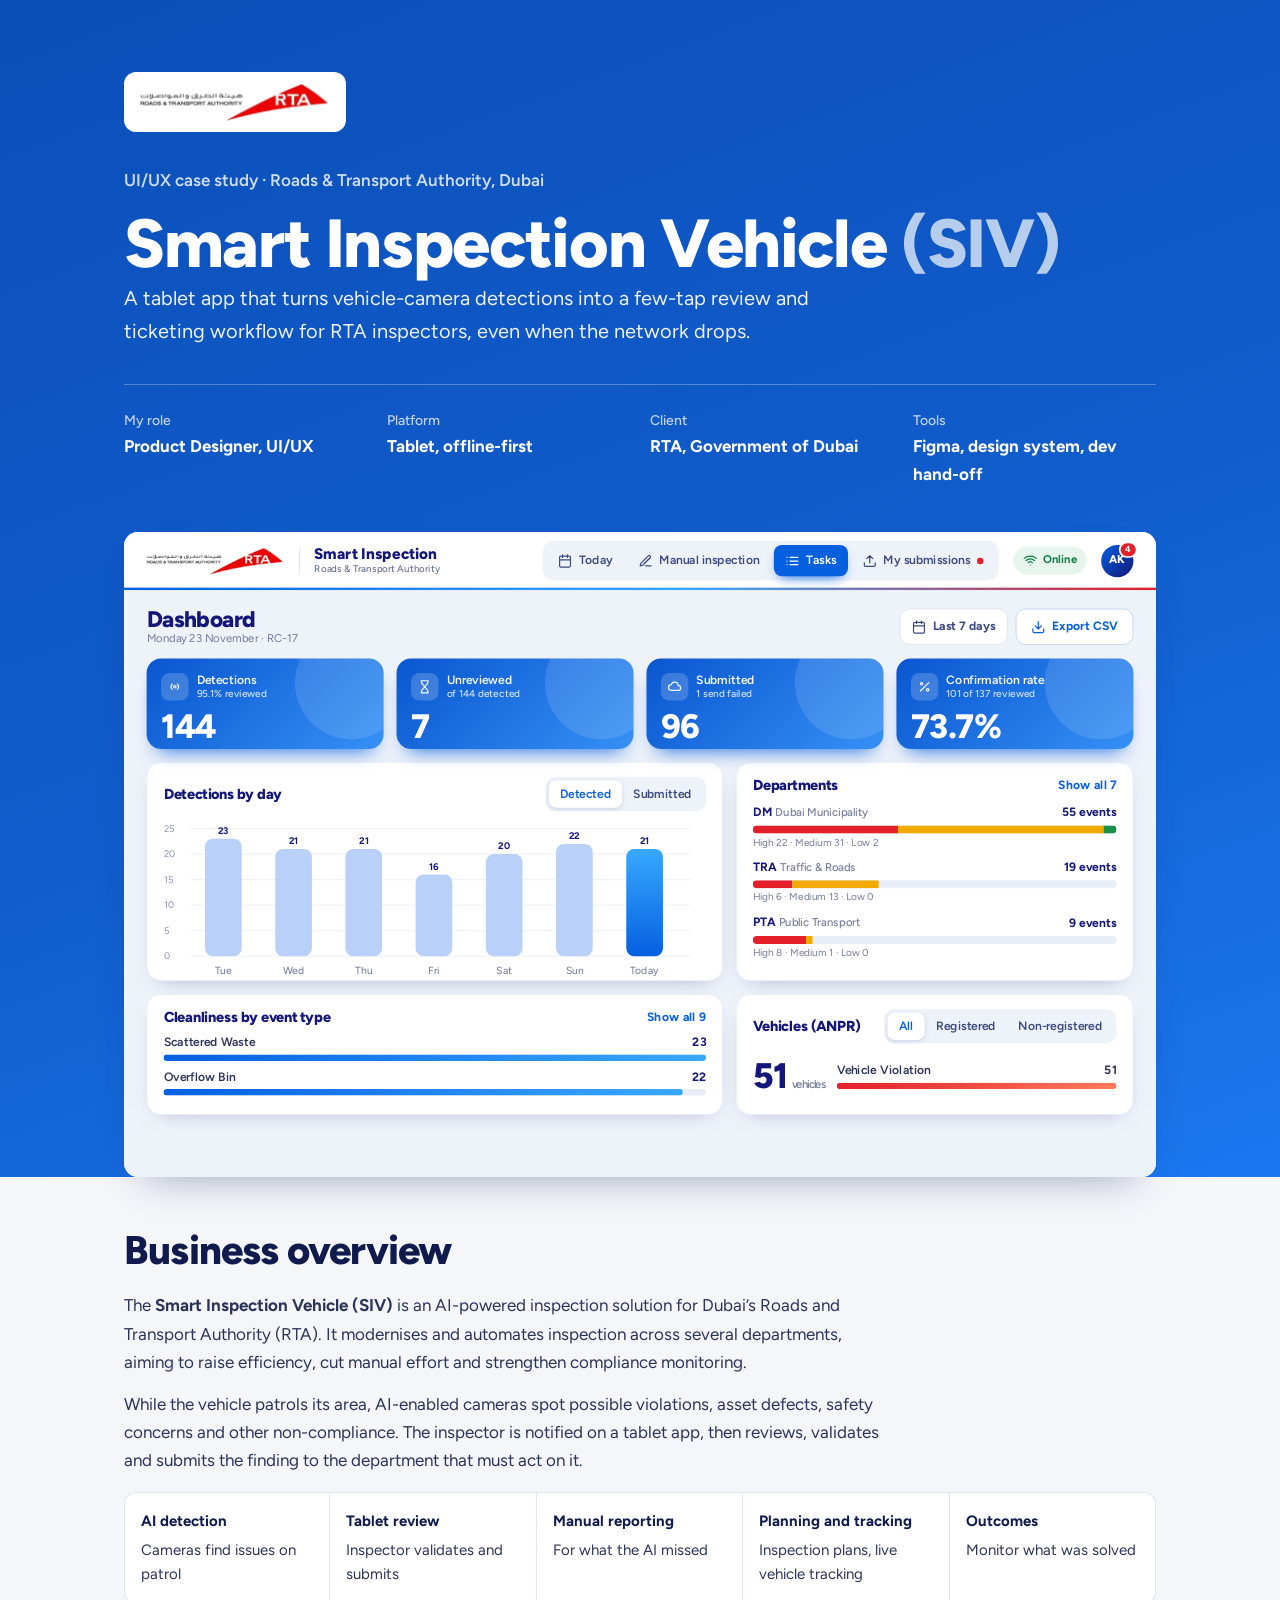
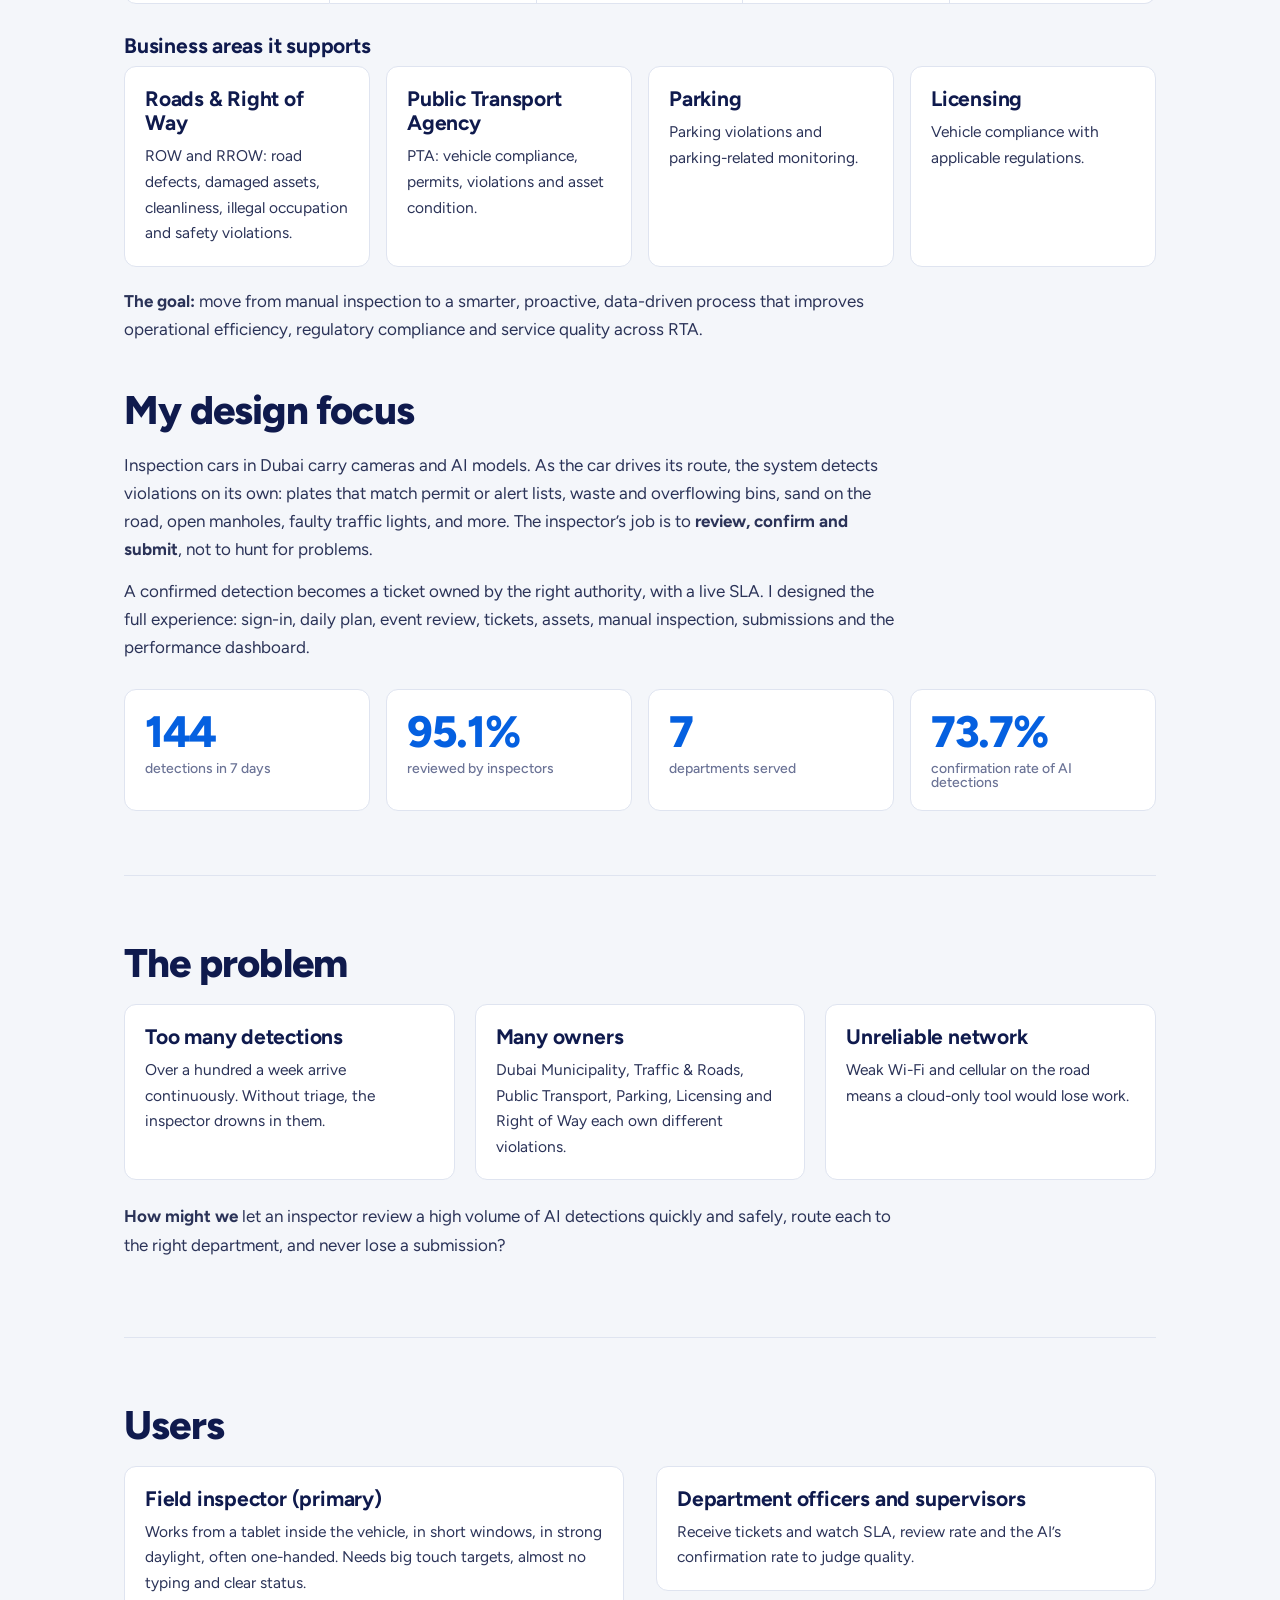
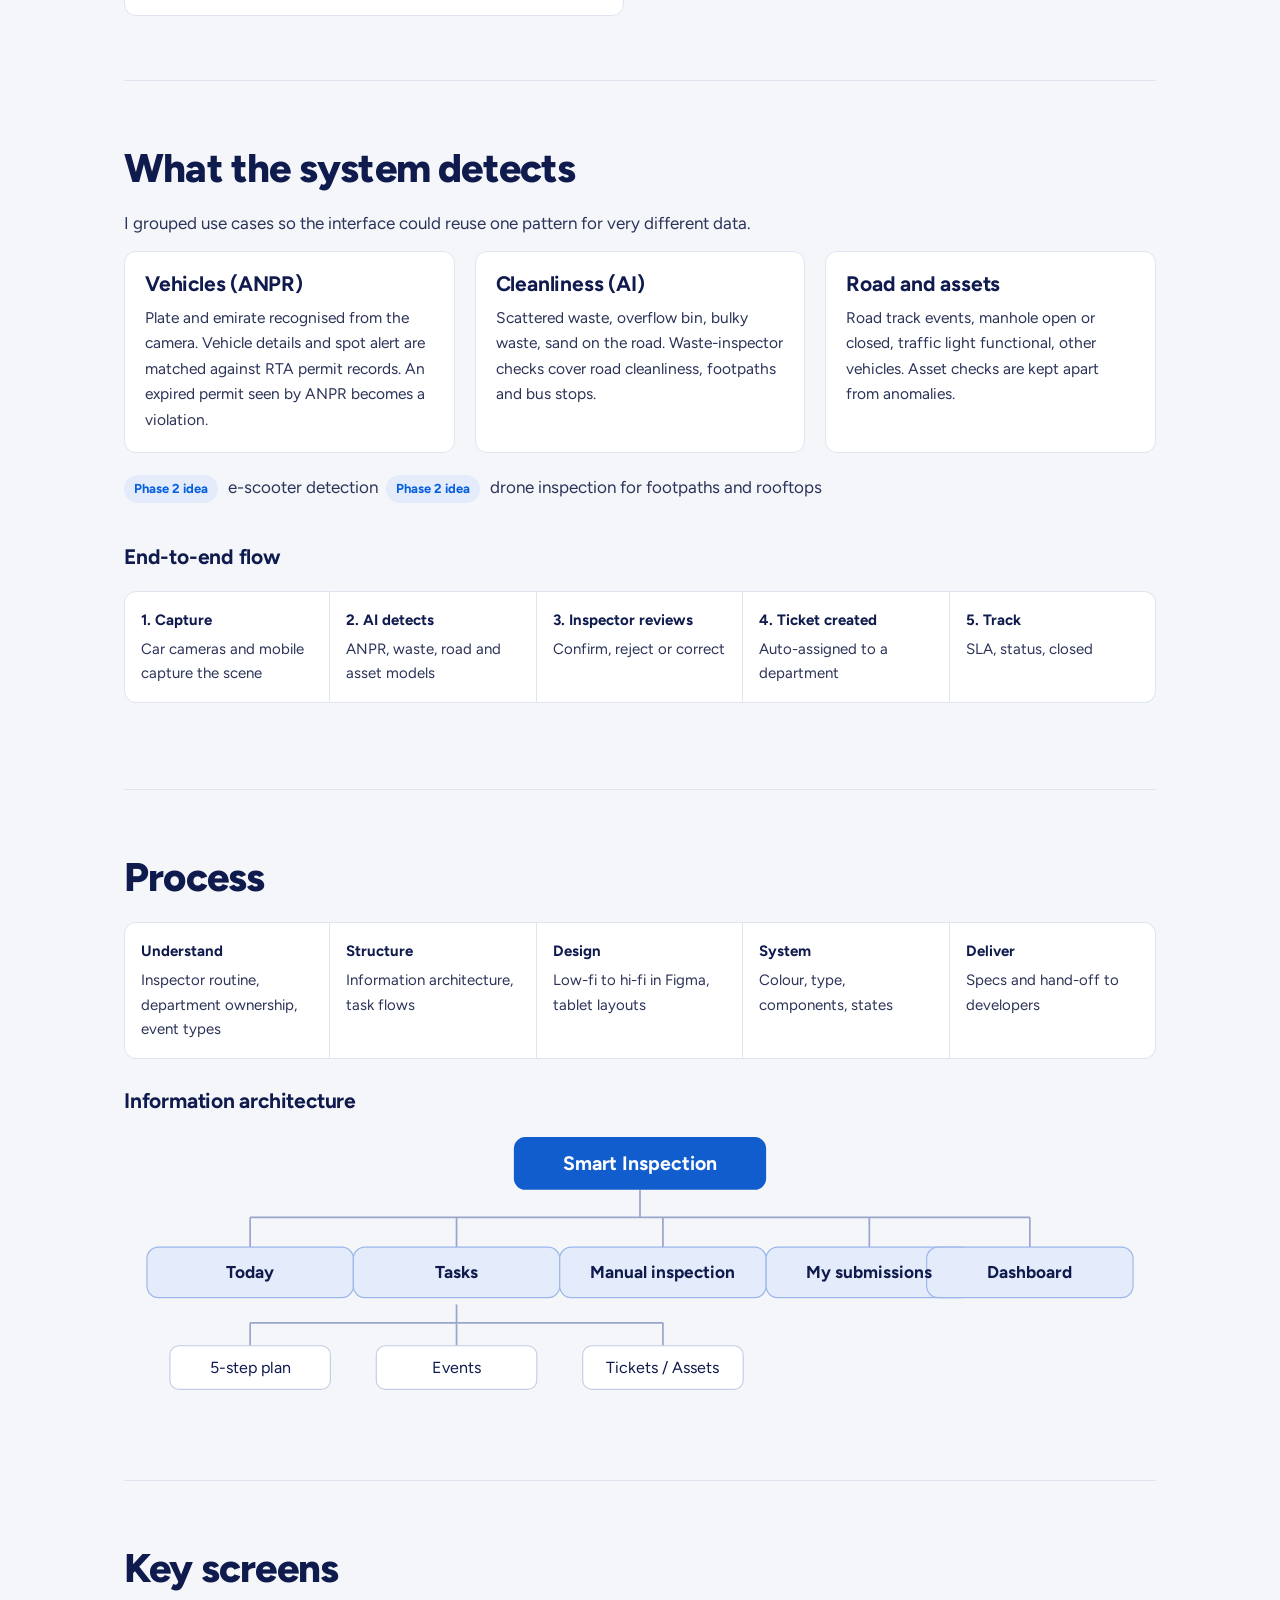
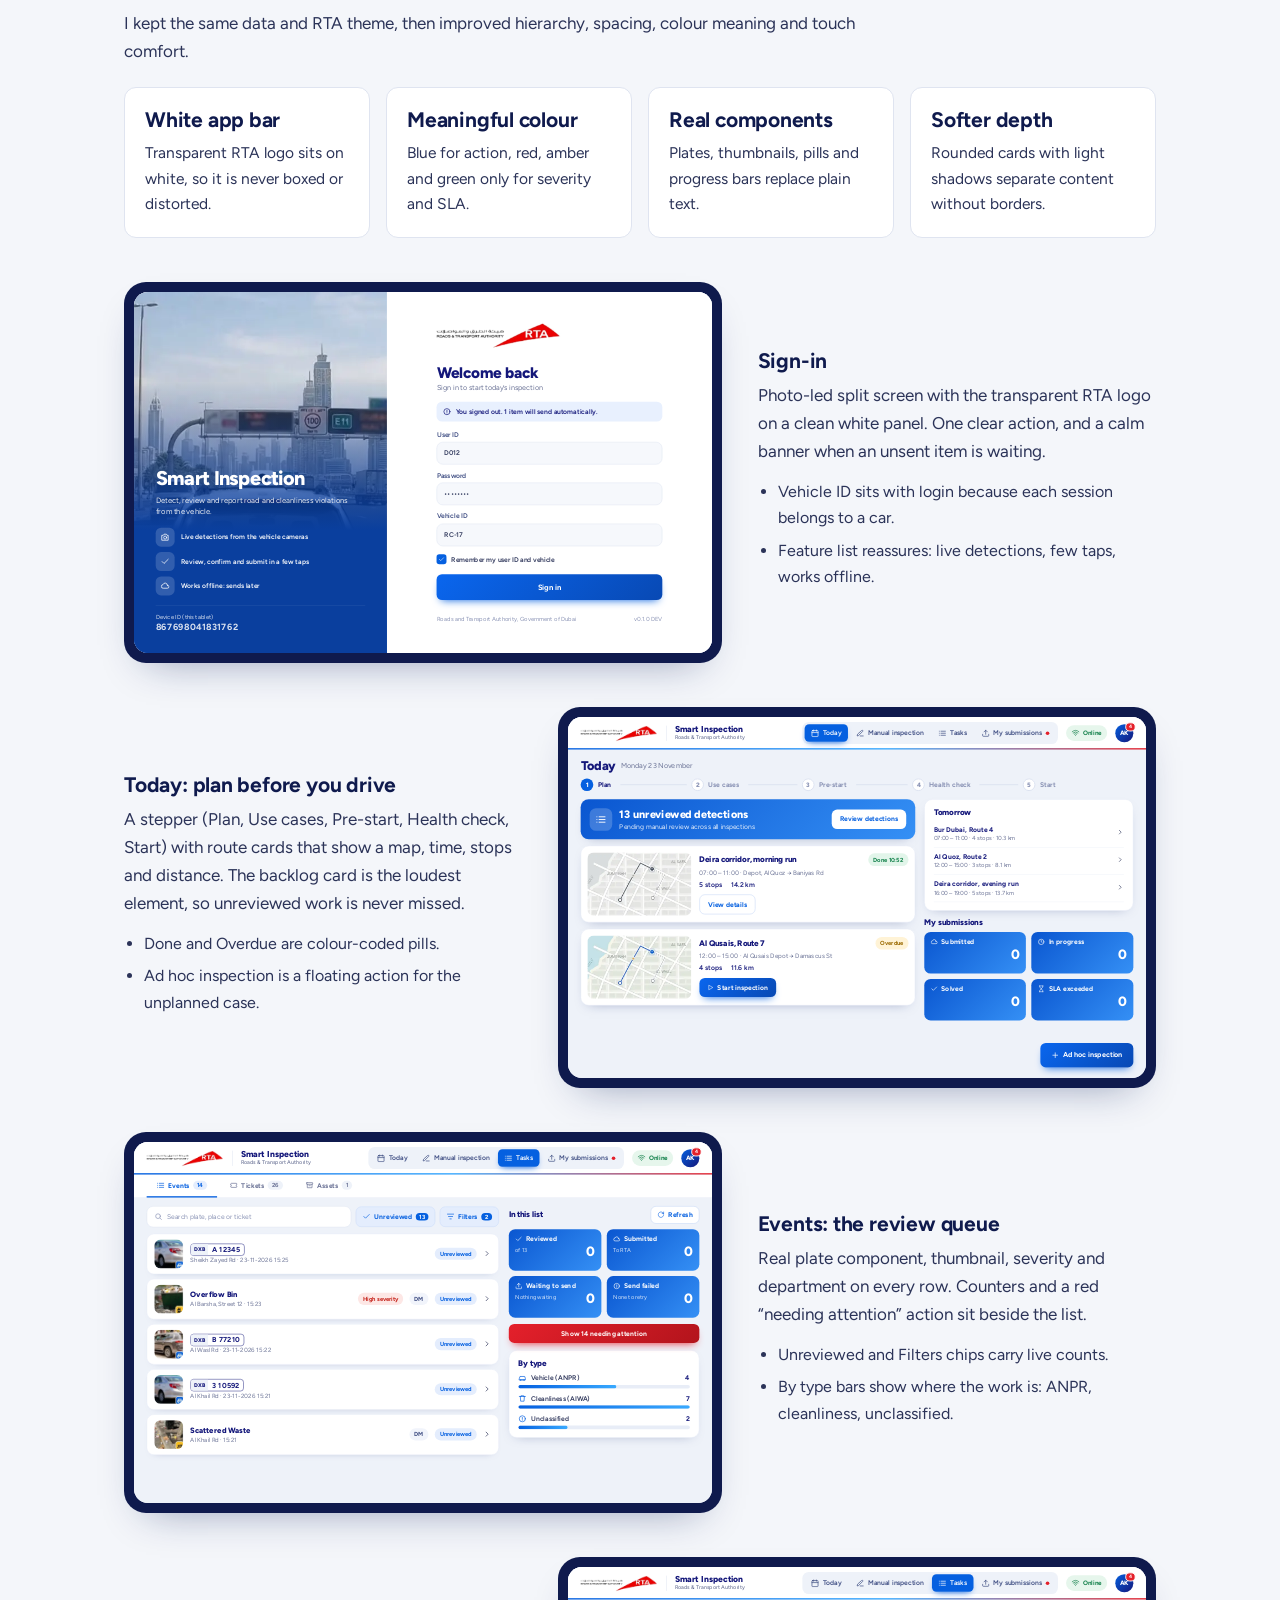
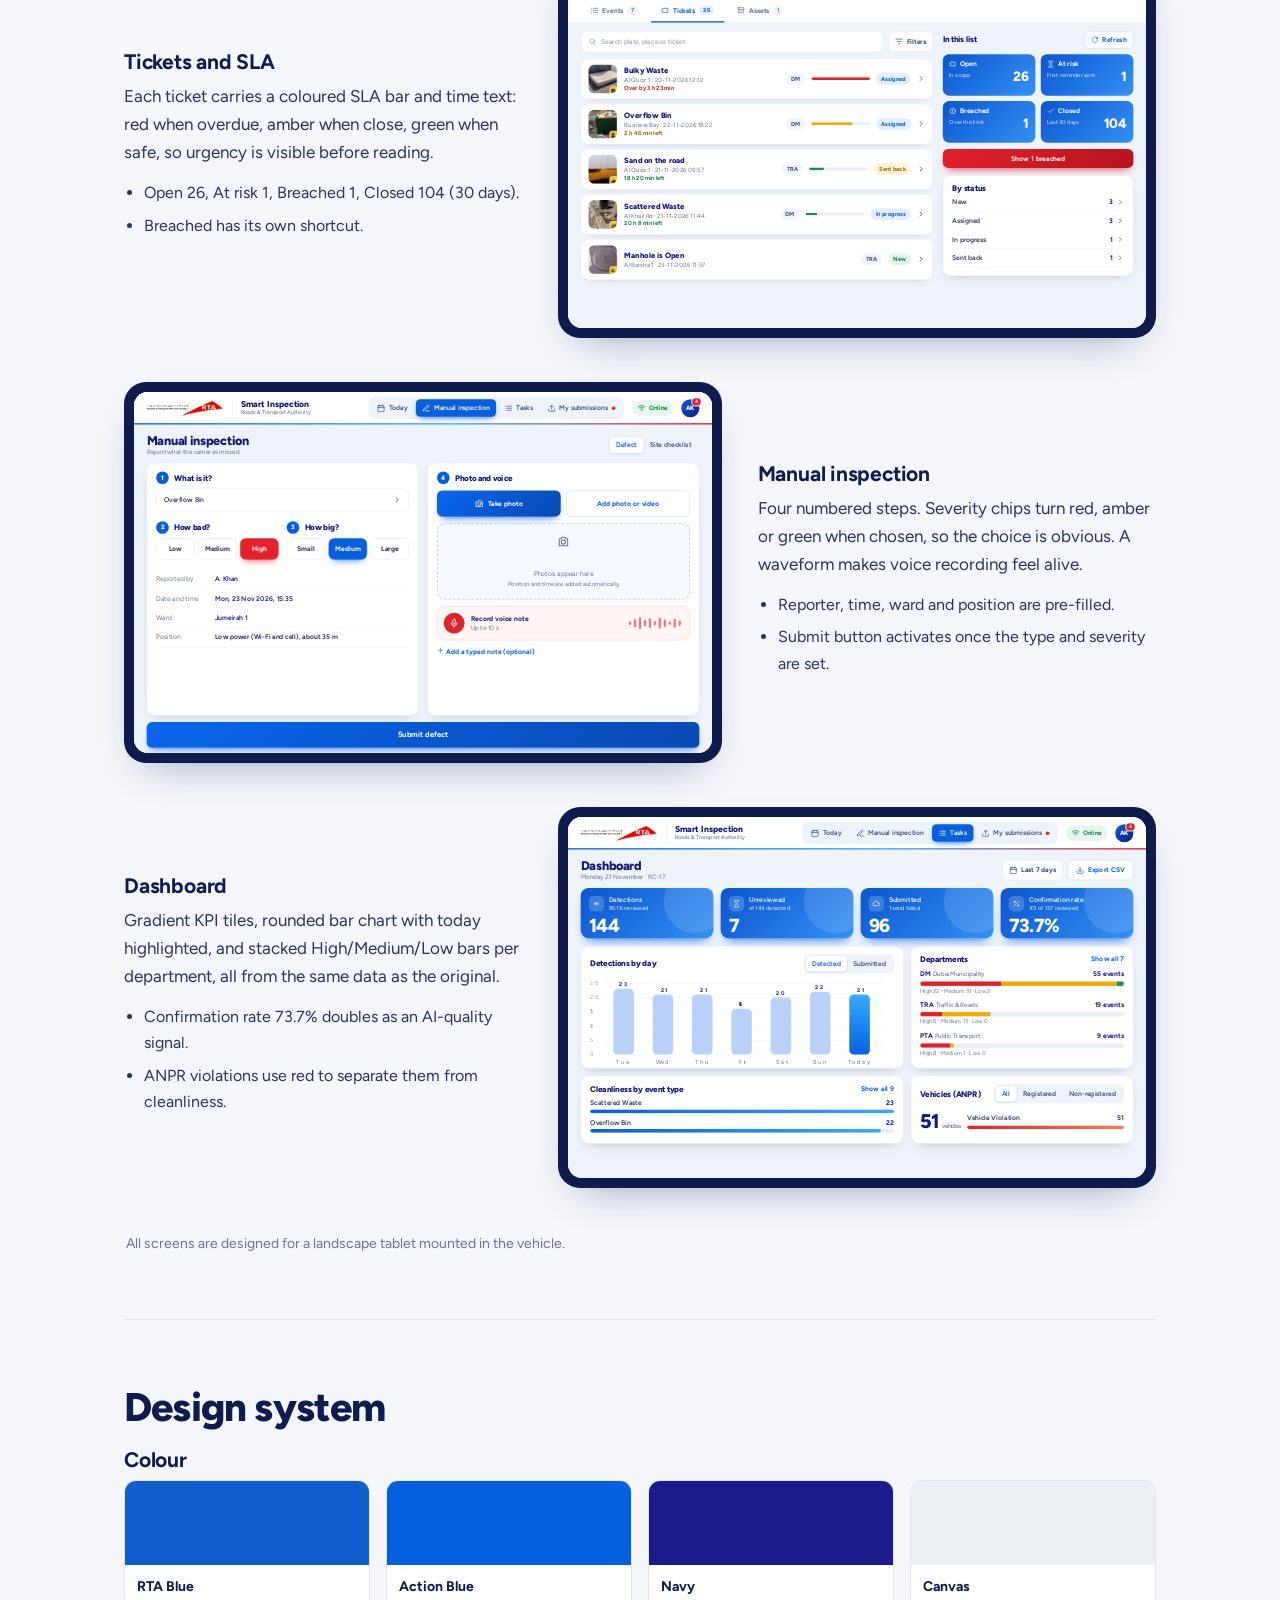
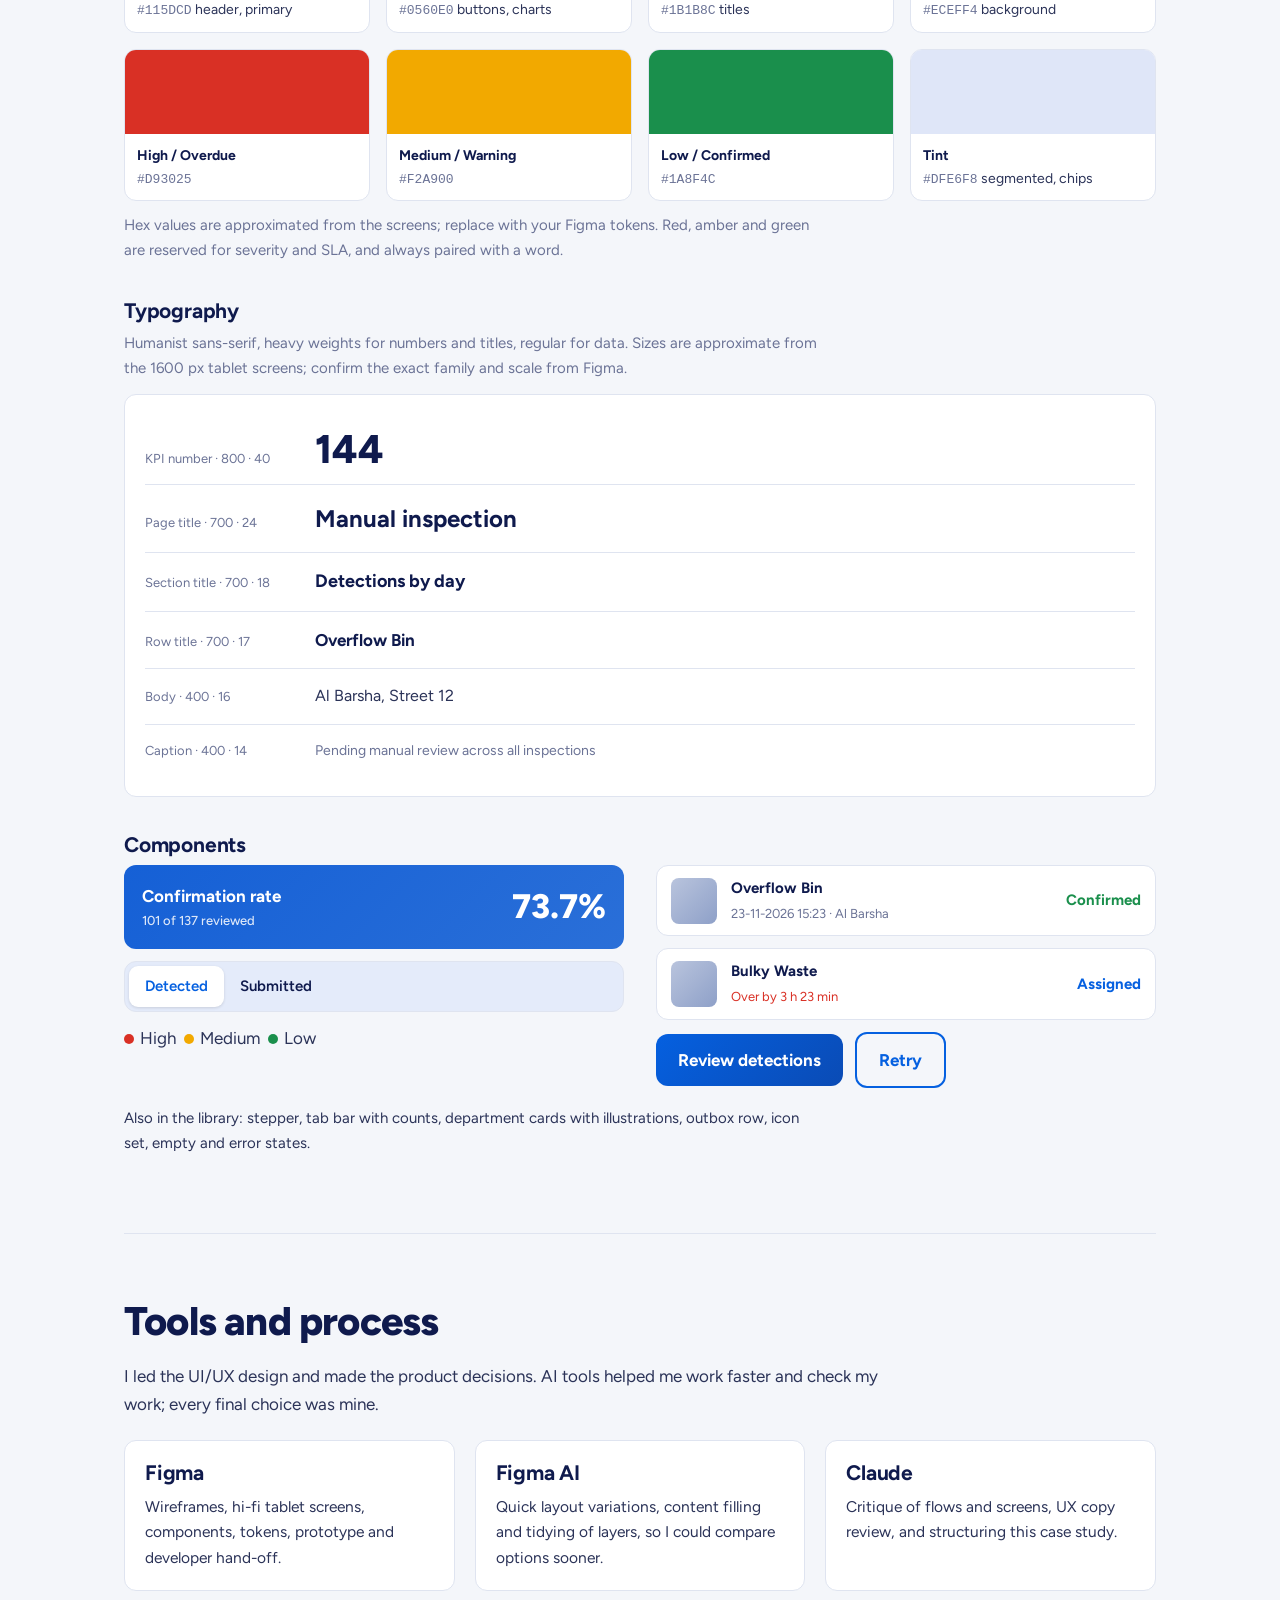
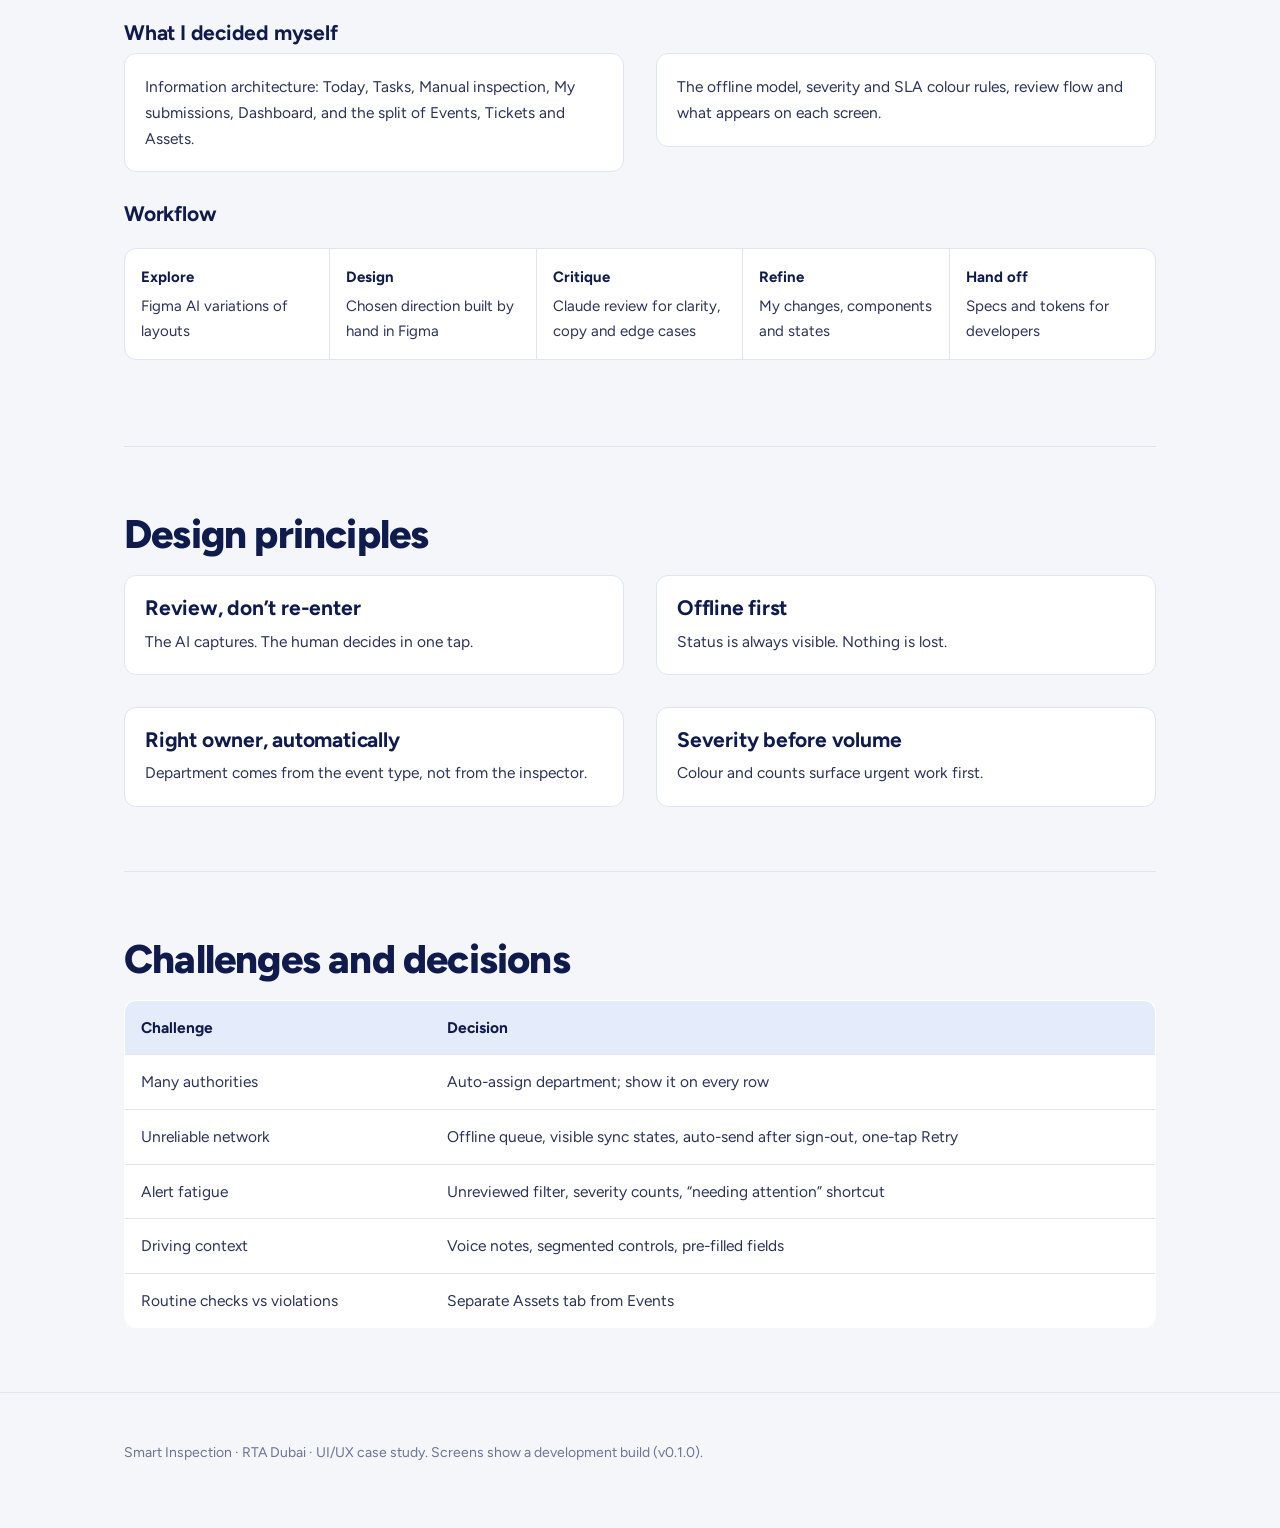
<file: SmartInspection-RTA/index.html>
<!DOCTYPE html>
<html lang="en">
<head>
<meta charset="utf-8">
<meta name="viewport" content="width=device-width, initial-scale=1, viewport-fit=cover">
<title>Smart Inspection – RTA | UI/UX Case Study</title>
<link rel="preconnect" href="https://fonts.googleapis.com">
<link rel="preconnect" href="https://fonts.gstatic.com" crossorigin>
<link href="https://fonts.googleapis.com/css2?family=Figtree:wght@400;500;700;800&display=swap" rel="stylesheet">
<style>
:root{--bg:#f4f6fa;--surface:#fff;--ink:#0f1a4d;--text:#2b3358;--mute:#6b7396;--line:#dfe4f0;--blue:#0560e0;--blue2:#115dcd;--tint:#e4ebfa;--red:#d93025;--amber:#f2a900;--green:#1a8f4c;
box-sizing:border-box;padding-top:env(safe-area-inset-top,0px);padding-bottom:env(safe-area-inset-bottom,0px)}
@media (prefers-color-scheme:dark){:root:not([data-theme="light"]){--bg:#0b1020;--surface:#141b34;--ink:#e8ecff;--text:#c3cae8;--mute:#8d96bd;--line:#26305a;--tint:#1b2750;--blue:#5b9bff;--blue2:#2f6fe0}}
:root[data-theme="dark"]{--bg:#0b1020;--surface:#141b34;--ink:#e8ecff;--text:#c3cae8;--mute:#8d96bd;--line:#26305a;--tint:#1b2750;--blue:#5b9bff;--blue2:#2f6fe0}
html{height:100%;scroll-padding-top:env(safe-area-inset-top,0px);scroll-behavior:smooth}
*{box-sizing:border-box}
body{margin:0;min-height:100%;background:var(--bg);color:var(--text);font:400 17px/1.65 Figtree,system-ui,-apple-system,"Segoe UI",sans-serif}
.wrap{max-width:1080px;margin:0 auto;padding:0 24px}
h1,h2,h3{color:var(--ink);line-height:1.15;margin:0;font-weight:800;letter-spacing:-.02em}
h1{font-size:clamp(38px,6vw,68px)}
h2{font-size:clamp(28px,3.6vw,40px);margin-bottom:18px}
h3{font-size:21px;font-weight:700;letter-spacing:-.01em;margin-bottom:8px}
p{margin:0 0 14px;max-width:70ch}
section{padding:64px 0;border-top:1px solid var(--line)}
.hero{background:linear-gradient(160deg,#0b4fb8,#115dcd 55%,#1b78f0);color:#fff;padding:72px 0 0;border:0}
.hero h1,.hero p{color:#fff}
.hero .sub{font-size:20px;max-width:56ch;opacity:.92}
.meta{display:grid;grid-template-columns:repeat(auto-fit,minmax(170px,1fr));gap:20px;margin:36px 0 44px;padding-top:24px;border-top:1px solid rgba(255,255,255,.28)}
.meta b{display:block;font-size:14px;font-weight:500;opacity:.75}
.meta span{font-weight:700}
.hero .shot{margin-bottom:-90px;position:relative}
.after-hero{padding-top:140px}
.shot{background:var(--surface);border:1px solid var(--line);border-radius:14px;overflow:hidden;box-shadow:0 18px 40px -22px rgba(10,30,90,.45)}
.shot img{display:block;width:100%;height:auto;cursor:zoom-in}
.cap{font-size:14px;color:var(--mute);margin:10px 2px 0}
.grid2{display:grid;grid-template-columns:1fr 1fr;gap:32px;align-items:start}
.grid3{display:grid;grid-template-columns:repeat(3,1fr);gap:20px}
.grid4{display:grid;grid-template-columns:repeat(4,1fr);gap:16px}
@media(max-width:820px){.grid2,.grid3,.grid4{grid-template-columns:1fr 1fr}}
@media(max-width:560px){.grid2,.grid3,.grid4{grid-template-columns:1fr}.hero .shot{margin-bottom:-50px}.after-hero{padding-top:90px}}
.card{background:var(--surface);border:1px solid var(--line);border-radius:12px;padding:20px}
.card p{font-size:15.5px;margin:0}
.big{font-size:44px;font-weight:800;color:var(--blue);line-height:1;letter-spacing:-.03em}
.big small{display:block;font-size:14px;font-weight:500;color:var(--mute);letter-spacing:0;margin-top:8px}
.tag{display:inline-block;background:var(--tint);color:var(--blue);font-weight:700;font-size:13px;padding:3px 10px;border-radius:99px;margin:0 6px 6px 0}
.flow{display:flex;flex-wrap:wrap;gap:0;align-items:stretch;margin:22px 0}
.flow div{flex:1 1 150px;background:var(--surface);border:1px solid var(--line);padding:16px;position:relative;font-size:15px}
.flow div:first-child{border-radius:12px 0 0 12px}.flow div:last-child{border-radius:0 12px 12px 0}
.flow b{display:block;color:var(--ink);margin-bottom:4px}
.flow div+div{border-left:0}
@media(max-width:700px){.flow div{flex-basis:100%;border-left:1px solid var(--line)!important;border-radius:0!important}}
.split{display:grid;grid-template-columns:1.5fr 1fr;gap:36px;align-items:center;margin:44px 0}
.split.rev{grid-template-columns:1fr 1.5fr}.split.rev .shotbox{order:2}
@media(max-width:820px){.split,.split.rev{grid-template-columns:1fr}.split.rev .shotbox{order:0}}
.split ul{padding-left:20px;margin:10px 0 0}.split li{margin-bottom:6px;font-size:16px}
.sw{border-radius:12px;overflow:hidden;border:1px solid var(--line);background:var(--surface)}
.sw i{display:block;height:84px}
.sw div{padding:10px 12px;font-size:14px}.sw b{display:block;color:var(--ink)}.sw code{color:var(--mute);font-size:13px}
.type-row{display:flex;align-items:baseline;gap:20px;padding:14px 0;border-bottom:1px solid var(--line)}
.type-row small{flex:0 0 150px;color:var(--mute);font-size:13px}
.comp{display:flex;flex-direction:column;gap:12px}
.kpi{background:linear-gradient(135deg,#1560d6,#2a6fd8);color:#fff;border-radius:12px;padding:14px 18px;display:flex;justify-content:space-between;align-items:center;font-weight:700}
.kpi span{font-weight:500;font-size:13px;opacity:.85;display:block}.kpi em{font-style:normal;font-size:34px;font-weight:800}
.xseg{display:inline-flex;background:var(--tint);border-radius:12px;padding:4px;border:1px solid var(--line)}
.xseg span{padding:8px 16px;border-radius:9px;font-weight:600;font-size:15px;color:var(--ink)}
.xseg span.on{background:var(--surface);color:var(--blue);box-shadow:0 1px 3px rgba(0,0,0,.12)}
.xchip{font-weight:700;font-size:15px}
.dot{display:inline-block;width:10px;height:10px;border-radius:50%;margin-right:6px}
.xbtn{display:inline-block;background:linear-gradient(135deg,#0560e0,#0a4bb5);color:#fff;font-weight:700;padding:12px 22px;border-radius:12px}
.xbtn.o{background:none;border:2px solid var(--blue);color:var(--blue)}
.xrow{display:flex;gap:14px;align-items:center;background:var(--surface);border:1px solid var(--line);border-radius:12px;padding:10px 14px;font-size:15px}
.xrow .th{width:46px;height:46px;border-radius:8px;background:linear-gradient(135deg,#b9c4dd,#8ea0c8);flex:none}
.xrow .st{margin-left:auto;font-weight:700;color:var(--green)}
table{width:100%;border-collapse:collapse;font-size:15.5px;background:var(--surface);border:1px solid var(--line);border-radius:12px;overflow:hidden}
th,td{text-align:left;padding:14px 16px;border-bottom:1px solid var(--line);vertical-align:top}th{color:var(--ink);background:var(--tint)}
.scroll{overflow-x:auto}
#lb{position:fixed;inset:0;background:rgba(5,10,30,.88);display:none;align-items:center;justify-content:center;z-index:50;padding:20px;cursor:zoom-out}
#lb.on{display:flex}#lb img{max-width:100%;max-height:100%;border-radius:10px}
footer{padding:48px 0 64px;color:var(--mute);font-size:14px;border-top:1px solid var(--line)}
:focus-visible{outline:3px solid var(--blue);outline-offset:2px}
.stage{position:relative;width:100%;aspect-ratio:1280/800;overflow:hidden;background:#eef2f9}
.stage .scr{position:absolute;left:0;top:0;transform-origin:0 0}
.scr{width:1280px;height:800px;background:#eef2f9;font:400 15px/1.35 Figtree,system-ui,sans-serif;color:#2b3358;overflow:hidden}
.scr *{box-sizing:border-box;margin:0}
.scr svg.i{width:18px;height:18px;fill:none;stroke:currentColor;stroke-width:2;stroke-linecap:round;stroke-linejoin:round;flex:none}
.scr .bar{height:72px;background:#fff;display:flex;align-items:center;padding:0 28px;gap:18px;position:relative;border-bottom:1px solid #e1e7f3}
.scr .bar:after{content:"";position:absolute;left:0;right:0;bottom:-1px;height:3px;background:linear-gradient(90deg,#0560e0,#38a9ff 55%,#e4202b)}
.scr .logo{height:36px;width:auto}
.scr .vd{width:1px;height:34px;background:#dbe2f0}
.scr .app{font-weight:800;font-size:19px;color:#14177a;line-height:1.1}.scr .app small{display:block;font-weight:500;font-size:12px;color:#6b7396}
.scr .nav{margin-left:auto;display:flex;gap:4px;background:#eef2f9;padding:5px;border-radius:14px}
.scr .nav a{display:flex;gap:8px;align-items:center;padding:9px 14px;border-radius:10px;font-weight:600;color:#3b4a80;white-space:nowrap}
.scr .nav a.on{background:#0560e0;color:#fff;box-shadow:0 8px 16px -8px #0560e0}
.scr .dotr{width:8px;height:8px;border-radius:50%;background:#e4202b}
.scr .on-chip{display:flex;gap:7px;align-items:center;background:#e6f6ec;color:#12804a;font-weight:700;padding:8px 12px;border-radius:99px;font-size:14px}
.scr .av{width:40px;height:40px;border-radius:50%;background:linear-gradient(135deg,#0560e0,#14177a);color:#fff;font-weight:800;display:grid;place-items:center;position:relative;font-size:14px}
.scr .av b{position:absolute;top:-4px;right:-5px;background:#e4202b;color:#fff;border-radius:99px;font-size:11px;padding:1px 6px;border:2px solid #fff}
.scr .body{padding:20px 28px;height:728px}
.scr h1{font-size:28px;font-weight:800;color:#14177a;letter-spacing:-.02em}
.scr h2{font-size:18px;font-weight:800;color:#14177a}
.scr .sub{color:#6b7396;font-size:14px}
.scr .c{background:#fff;border-radius:18px;border:1px solid #e6ebf6;box-shadow:0 10px 26px -18px rgba(20,40,110,.5);padding:18px 20px}
.scr .row{display:flex;align-items:center}
.scr .btn{display:inline-flex;gap:8px;align-items:center;font-weight:700;padding:11px 18px;border-radius:12px;background:linear-gradient(135deg,#0a66ee,#0849b4);color:#fff;box-shadow:0 10px 18px -10px #0560e0;white-space:nowrap}
.scr .btn.o{background:#fff;color:#0560e0;border:1.5px solid #bcd0f3;box-shadow:none}
.scr .pill{display:inline-flex;gap:6px;align-items:center;padding:5px 11px;border-radius:99px;font-weight:700;font-size:13px;white-space:nowrap}
.scr .p-b{background:#e4edfd;color:#0560e0}.scr .p-g{background:#e2f5ea;color:#12804a}.scr .p-r{background:#fde7e5;color:#c5221a}.scr .p-a{background:#fff3d6;color:#9a6a00}
.scr .k{background:linear-gradient(135deg,#0a56d0,#3590f5);color:#fff;border-radius:18px;padding:16px 18px;height:112px;position:relative;overflow:hidden;box-shadow:0 14px 24px -14px #0560e0}
.scr .k:before{content:"";position:absolute;right:-30px;top:-40px;width:140px;height:140px;border-radius:50%;background:rgba(255,255,255,.12)}
.scr .k .l{display:flex;gap:10px;align-items:center;font-weight:600;opacity:.95}
.scr .k .ic{width:34px;height:34px;border-radius:10px;background:rgba(255,255,255,.2);display:grid;place-items:center}
.scr .k .n{font-size:42px;font-weight:800;letter-spacing:-.03em;line-height:1;margin-top:10px}
.scr .k .n small{font-size:14px;font-weight:600;opacity:.85;margin-left:8px;letter-spacing:0}
.scr .seg{display:inline-flex;background:#eef2f9;padding:4px;border-radius:12px}
.scr .seg span{padding:7px 14px;border-radius:9px;font-weight:600;color:#3b4a80}.scr .seg span.on{background:#fff;color:#0560e0;box-shadow:0 2px 6px rgba(20,40,110,.15)}
.scr .th{width:64px;height:64px;border-radius:14px;object-fit:cover;flex:none}
.scr .plate{display:inline-flex;border:1.5px solid #14177a;border-radius:7px;overflow:hidden;font-weight:800;color:#14177a}
.scr .plate i{font-style:normal;background:#eef2f9;padding:2px 7px;font-size:12px;display:grid;place-items:center}.scr .plate b{padding:2px 9px;font-size:16px;letter-spacing:.03em}
.scr .li{display:flex;align-items:center;gap:16px;background:#fff;border:1px solid #e6ebf6;border-radius:16px;padding:12px 16px;margin-bottom:10px;box-shadow:0 8px 20px -18px rgba(20,40,110,.6)}
.scr .li .t{font-weight:800;color:#14177a;font-size:17px}.scr .li .s{color:#6b7396;font-size:13.5px}
.scr .li .r{margin-left:auto;display:flex;align-items:center;gap:14px}
.scr .bar2{height:8px;border-radius:9px;background:#e8edf7;overflow:hidden}.scr .bar2 i{display:block;height:100%;border-radius:9px;background:linear-gradient(90deg,#0560e0,#38a9ff)}
.scr .tabs{display:flex;gap:6px;background:#fff;padding:0 28px;border-bottom:1px solid #e1e7f3}
.scr .tabs a{display:flex;gap:8px;align-items:center;padding:14px 22px;font-weight:700;color:#6b7396;border-bottom:3px solid transparent}.scr .tabs a.on{color:#0560e0;border-color:#0560e0}
.scr .tabs em{font-style:normal;background:#eef2f9;border-radius:99px;padding:1px 9px;font-size:13px}.scr .tabs a.on em{background:#e4edfd}
.scr .tile{background:linear-gradient(135deg,#0a56d0,#3590f5);color:#fff;border-radius:14px;padding:12px 14px;height:92px}
.scr .tile div{font-weight:700}.scr .tile small{display:block;opacity:.85;font-size:12.5px}.scr .tile b{font-size:30px;font-weight:800;float:right;margin-top:-2px}
.scr .search{display:flex;gap:10px;align-items:center;background:#fff;border:1px solid #dbe2f0;border-radius:14px;padding:12px 16px;color:#8a93b5;flex:1}
.scr .chip{display:inline-flex;gap:8px;align-items:center;background:#e4edfd;color:#0560e0;font-weight:700;border-radius:12px;padding:11px 14px;border:1px solid #c8daf8}
.scr .chip b{background:#0560e0;color:#fff;border-radius:99px;padding:0 8px;font-size:13px}
.scr .field{display:flex;justify-content:space-between;align-items:center;background:#fff;border:1.5px solid #dbe2f0;border-radius:14px;padding:14px 16px;font-weight:600}
.scr .opt{flex:1;text-align:center;padding:12px;border-radius:12px;border:1.5px solid #dbe2f0;font-weight:700;background:#fff}
.scr .step{width:28px;height:28px;border-radius:50%;background:#0560e0;color:#fff;display:grid;place-items:center;font-weight:800;font-size:14px;flex:none}
.scr .kv{display:flex;padding:11px 0;border-bottom:1px solid #eef1f8}.scr .kv span{width:130px;color:#6b7396}.scr .kv b{font-weight:600;color:#14177a}

[hidden]{display:none!important}.vt{display:inline-flex;gap:4px;background:var(--tint);padding:4px;border-radius:12px;margin-bottom:10px}.vt button{font:700 14px Figtree,sans-serif;border:0;background:none;color:var(--mute);padding:7px 14px;border-radius:9px;cursor:pointer}.vt button.on{background:var(--surface);color:var(--blue);box-shadow:0 1px 4px rgba(0,0,0,.15)}.logochip{display:inline-block;background:#fff;border-radius:12px;padding:10px 16px;margin-bottom:26px}.logochip img{height:40px;display:block}.hero .shot{border:0}.hero .stage{border-radius:14px}
.split .shot{padding:10px;background:#0f1a4d;border-radius:22px;border:0}.split .stage{border-radius:14px}</style>
</head>
<body>
<header class="hero">
<div class="wrap">
<div class="logochip"><img src="[data-uri]" alt="RTA – Roads &amp; Transport Authority"></div>
<p style="font-weight:600;opacity:.8;margin-bottom:10px">UI/UX case study · Roads &amp; Transport Authority, Dubai</p>
<h1>Smart Inspection Vehicle <span style="opacity:.7">(SIV)</span></h1>
<p class="sub">A tablet app that turns vehicle-camera detections into a few-tap review and ticketing workflow for RTA inspectors, even when the network drops.</p>
<div class="meta">
<div><b>My role</b><span>Product Designer, UI/UX</span></div>
<div><b>Platform</b><span>Tablet, offline-first</span></div>
<div><b>Client</b><span>RTA, Government of Dubai</span></div>
<div><b>Tools</b><span>Figma, design system, dev hand-off</span></div>
</div>
<div class="shot"><div class="stage" data-screen="dash"></div></div>
</div>
</header>

<main class="wrap after-hero">

<section style="border:0;padding-top:0">
<h2>Business overview</h2>
<p>The <b>Smart Inspection Vehicle (SIV)</b> is an AI-powered inspection solution for Dubai’s Roads and Transport Authority (RTA). It modernises and automates inspection across several departments, aiming to raise efficiency, cut manual effort and strengthen compliance monitoring.</p>
<p>While the vehicle patrols its area, AI-enabled cameras spot possible violations, asset defects, safety concerns and other non-compliance. The inspector is notified on a tablet app, then reviews, validates and submits the finding to the department that must act on it.</p>
<div class="flow" style="margin-top:18px">
<div><b>AI detection</b>Cameras find issues on patrol</div>
<div><b>Tablet review</b>Inspector validates and submits</div>
<div><b>Manual reporting</b>For what the AI missed</div>
<div><b>Planning and tracking</b>Inspection plans, live vehicle tracking</div>
<div><b>Outcomes</b>Monitor what was solved</div>
</div>
<h3 style="margin-top:30px">Business areas it supports</h3>
<div class="grid4">
<div class="card"><h3>Roads &amp; Right of Way</h3><p>ROW and RROW: road defects, damaged assets, cleanliness, illegal occupation and safety violations.</p></div>
<div class="card"><h3>Public Transport Agency</h3><p>PTA: vehicle compliance, permits, violations and asset condition.</p></div>
<div class="card"><h3>Parking</h3><p>Parking violations and parking-related monitoring.</p></div>
<div class="card"><h3>Licensing</h3><p>Vehicle compliance with applicable regulations.</p></div>
</div>
<p style="margin-top:20px"><b>The goal:</b> move from manual inspection to a smarter, proactive, data-driven process that improves operational efficiency, regulatory compliance and service quality across RTA.</p>
<h2 style="margin-top:44px">My design focus</h2>
<p>Inspection cars in Dubai carry cameras and AI models. As the car drives its route, the system detects violations on its own: plates that match permit or alert lists, waste and overflowing bins, sand on the road, open manholes, faulty traffic lights, and more. The inspector’s job is to <b>review, confirm and submit</b>, not to hunt for problems.</p>
<p>A confirmed detection becomes a ticket owned by the right authority, with a live SLA. I designed the full experience: sign-in, daily plan, event review, tickets, assets, manual inspection, submissions and the performance dashboard.</p>
<div class="grid4" style="margin-top:28px">
<div class="card"><div class="big">144<small>detections in 7 days</small></div></div>
<div class="card"><div class="big">95.1%<small>reviewed by inspectors</small></div></div>
<div class="card"><div class="big">7<small>departments served</small></div></div>
<div class="card"><div class="big">73.7%<small>confirmation rate of AI detections</small></div></div>
</div>
</section>

<section>
<h2>The problem</h2>
<div class="grid3">
<div class="card"><h3>Too many detections</h3><p>Over a hundred a week arrive continuously. Without triage, the inspector drowns in them.</p></div>
<div class="card"><h3>Many owners</h3><p>Dubai Municipality, Traffic &amp; Roads, Public Transport, Parking, Licensing and Right of Way each own different violations.</p></div>
<div class="card"><h3>Unreliable network</h3><p>Weak Wi-Fi and cellular on the road means a cloud-only tool would lose work.</p></div>
</div>
<p style="margin-top:22px"><b>How might we</b> let an inspector review a high volume of AI detections quickly and safely, route each to the right department, and never lose a submission?</p>
</section>

<section>
<h2>Users</h2>
<div class="grid2">
<div class="card"><h3>Field inspector (primary)</h3><p>Works from a tablet inside the vehicle, in short windows, in strong daylight, often one-handed. Needs big touch targets, almost no typing and clear status.</p></div>
<div class="card"><h3>Department officers and supervisors</h3><p>Receive tickets and watch SLA, review rate and the AI’s confirmation rate to judge quality.</p></div>
</div>
</section>

<section>
<h2>What the system detects</h2>
<p>I grouped use cases so the interface could reuse one pattern for very different data.</p>
<div class="grid3">
<div class="card"><h3>Vehicles (ANPR)</h3><p>Plate and emirate recognised from the camera. Vehicle details and spot alert are matched against RTA permit records. An expired permit seen by ANPR becomes a violation.</p></div>
<div class="card"><h3>Cleanliness (AI)</h3><p>Scattered waste, overflow bin, bulky waste, sand on the road. Waste-inspector checks cover road cleanliness, footpaths and bus stops.</p></div>
<div class="card"><h3>Road and assets</h3><p>Road track events, manhole open or closed, traffic light functional, other vehicles. Asset checks are kept apart from anomalies.</p></div>
</div>
<p style="margin-top:20px"><span class="tag">Phase 2 idea</span> e-scooter detection &nbsp;<span class="tag">Phase 2 idea</span> drone inspection for footpaths and rooftops</p>

<h3 style="margin-top:36px">End-to-end flow</h3>
<div class="flow">
<div><b>1. Capture</b>Car cameras and mobile capture the scene</div>
<div><b>2. AI detects</b>ANPR, waste, road and asset models</div>
<div><b>3. Inspector reviews</b>Confirm, reject or correct</div>
<div><b>4. Ticket created</b>Auto-assigned to a department</div>
<div><b>5. Track</b>SLA, status, closed</div>
</div>
</section>

<section>
<h2>Process</h2>
<div class="flow">
<div><b>Understand</b>Inspector routine, department ownership, event types</div>
<div><b>Structure</b>Information architecture, task flows</div>
<div><b>Design</b>Low-fi to hi-fi in Figma, tablet layouts</div>
<div><b>System</b>Colour, type, components, states</div>
<div><b>Deliver</b>Specs and hand-off to developers</div>
</div>
<h3 style="margin-top:30px">Information architecture</h3>
<div class="scroll"><svg viewBox="0 0 900 250" width="100%" role="img" aria-label="Information architecture" style="min-width:680px;font-family:Figtree,sans-serif">
<g fill="none" stroke="#9aa6cc" stroke-width="1.5"><path d="M450 60V84M110 84H790M110 84V110M290 84V110M470 84V110M650 84V110M790 84V110M290 160V176M110 176H470M110 176V196M290 176V196M470 176V196"/></g>
<rect x="340" y="14" width="220" height="46" rx="10" fill="#115dcd"/><text x="450" y="43" text-anchor="middle" fill="#fff" font-weight="700" font-size="17">Smart Inspection</text>
<g font-size="15" font-weight="700" text-anchor="middle"><g fill="#e4ebfa" stroke="#9db6ea"><rect x="20" y="110" width="180" height="44" rx="10"/><rect x="200" y="110" width="180" height="44" rx="10"/><rect x="380" y="110" width="180" height="44" rx="10"/><rect x="560" y="110" width="180" height="44" rx="10"/><rect x="700" y="110" width="180" height="44" rx="10" transform="translate(0 0)"/></g>
<g fill="#0f1a4d"><text x="110" y="137">Today</text><text x="290" y="137">Tasks</text><text x="470" y="137">Manual inspection</text><text x="650" y="137">My submissions</text><text x="790" y="137">Dashboard</text></g></g>
<g font-size="14" text-anchor="middle" fill="#0f1a4d"><rect x="40" y="196" width="140" height="38" rx="8" fill="#fff" stroke="#c4cde6"/><text x="110" y="220">5-step plan</text><rect x="220" y="196" width="140" height="38" rx="8" fill="#fff" stroke="#c4cde6"/><text x="290" y="220">Events</text><rect x="400" y="196" width="140" height="38" rx="8" fill="#fff" stroke="#c4cde6"/><text x="470" y="220">Tickets / Assets</text></g>
</svg></div>
</section>

<section>
<h2>Key screens</h2>
<p>I kept the same data and RTA theme, then improved hierarchy, spacing, colour meaning and touch comfort.</p>
<div class="grid4" style="margin:22px 0 8px"><div class="card"><h3>White app bar</h3><p>Transparent RTA logo sits on white, so it is never boxed or distorted.</p></div><div class="card"><h3>Meaningful colour</h3><p>Blue for action, red, amber and green only for severity and SLA.</p></div><div class="card"><h3>Real components</h3><p>Plates, thumbnails, pills and progress bars replace plain text.</p></div><div class="card"><h3>Softer depth</h3><p>Rounded cards with light shadows separate content without borders.</p></div></div>
<div class="split"><div class="shotbox"><div class="shot"><div class="stage" data-screen="signin"></div></div></div><div><h3>Sign-in</h3><p>Photo-led split screen with the transparent RTA logo on a clean white panel. One clear action, and a calm banner when an unsent item is waiting.</p><ul><li>Vehicle ID sits with login because each session belongs to a car.</li><li>Feature list reassures: live detections, few taps, works offline.</li></ul></div></div>
<div class="split rev"><div class="shotbox"><div class="shot"><div class="stage" data-screen="today"></div></div></div><div><h3>Today: plan before you drive</h3><p>A stepper (Plan, Use cases, Pre-start, Health check, Start) with route cards that show a map, time, stops and distance. The backlog card is the loudest element, so unreviewed work is never missed.</p><ul><li>Done and Overdue are colour-coded pills.</li><li>Ad hoc inspection is a floating action for the unplanned case.</li></ul></div></div>
<div class="split"><div class="shotbox"><div class="shot"><div class="stage" data-screen="events"></div></div></div><div><h3>Events: the review queue</h3><p>Real plate component, thumbnail, severity and department on every row. Counters and a red “needing attention” action sit beside the list.</p><ul><li>Unreviewed and Filters chips carry live counts.</li><li>By type bars show where the work is: ANPR, cleanliness, unclassified.</li></ul></div></div>
<div class="split rev"><div class="shotbox"><div class="shot"><div class="stage" data-screen="tickets"></div></div></div><div><h3>Tickets and SLA</h3><p>Each ticket carries a coloured SLA bar and time text: red when overdue, amber when close, green when safe, so urgency is visible before reading.</p><ul><li>Open 26, At risk 1, Breached 1, Closed 104 (30 days).</li><li>Breached has its own shortcut.</li></ul></div></div>
<div class="split"><div class="shotbox"><div class="shot"><div class="stage" data-screen="manual"></div></div></div><div><h3>Manual inspection</h3><p>Four numbered steps. Severity chips turn red, amber or green when chosen, so the choice is obvious. A waveform makes voice recording feel alive.</p><ul><li>Reporter, time, ward and position are pre-filled.</li><li>Submit button activates once the type and severity are set.</li></ul></div></div>
<div class="split rev"><div class="shotbox"><div class="shot"><div class="stage" data-screen="dash"></div></div></div><div><h3>Dashboard</h3><p>Gradient KPI tiles, rounded bar chart with today highlighted, and stacked High/Medium/Low bars per department, all from the same data as the original.</p><ul><li>Confirmation rate 73.7% doubles as an AI-quality signal.</li><li>ANPR violations use red to separate them from cleanliness.</li></ul></div></div>
<p class="cap">All screens are designed for a landscape tablet mounted in the vehicle.</p>
</section>

<section>
<h2>Design system</h2>
<h3>Colour</h3>
<div class="grid4" style="margin-bottom:12px">
<div class="sw"><i style="background:#115dcd"></i><div><b>RTA Blue</b><code>#115DCD</code> header, primary</div></div>
<div class="sw"><i style="background:#0560e0"></i><div><b>Action Blue</b><code>#0560E0</code> buttons, charts</div></div>
<div class="sw"><i style="background:#1b1b8c"></i><div><b>Navy</b><code>#1B1B8C</code> titles</div></div>
<div class="sw"><i style="background:#eceff4"></i><div><b>Canvas</b><code>#ECEFF4</code> background</div></div>
<div class="sw"><i style="background:#d93025"></i><div><b>High / Overdue</b><code>#D93025</code></div></div>
<div class="sw"><i style="background:#f2a900"></i><div><b>Medium / Warning</b><code>#F2A900</code></div></div>
<div class="sw"><i style="background:#1a8f4c"></i><div><b>Low / Confirmed</b><code>#1A8F4C</code></div></div>
<div class="sw"><i style="background:#dfe6f8"></i><div><b>Tint</b><code>#DFE6F8</code> segmented, chips</div></div>
</div>
<p style="font-size:15px;color:var(--mute)">Hex values are approximated from the screens; replace with your Figma tokens. Red, amber and green are reserved for severity and SLA, and always paired with a word.</p>

<h3 style="margin-top:36px">Typography</h3>
<p style="font-size:15px;color:var(--mute)">Humanist sans-serif, heavy weights for numbers and titles, regular for data. Sizes are approximate from the 1600 px tablet screens; confirm the exact family and scale from Figma.</p>
<div class="card">
<div class="type-row"><small>KPI number · 800 · 40</small><span style="font-size:40px;font-weight:800;color:var(--ink);line-height:1">144</span></div>
<div class="type-row"><small>Page title · 700 · 24</small><span style="font-size:24px;font-weight:700;color:var(--ink)">Manual inspection</span></div>
<div class="type-row"><small>Section title · 700 · 18</small><span style="font-size:18px;font-weight:700;color:var(--ink)">Detections by day</span></div>
<div class="type-row"><small>Row title · 700 · 17</small><span style="font-size:17px;font-weight:700;color:var(--ink)">Overflow Bin</span></div>
<div class="type-row"><small>Body · 400 · 16</small><span style="font-size:16px">Al Barsha, Street 12</span></div>
<div class="type-row" style="border:0"><small>Caption · 400 · 14</small><span style="font-size:14px;color:var(--mute)">Pending manual review across all inspections</span></div>
</div>

<h3 style="margin-top:36px">Components</h3>
<div class="grid2">
<div class="comp">
<div class="kpi"><div>Confirmation rate<span>101 of 137 reviewed</span></div><em>73.7%</em></div>
<div class="xseg"><span class="on">Detected</span><span>Submitted</span></div>
<div><span class="dot" style="background:var(--red)"></span>High &nbsp;<span class="dot" style="background:var(--amber)"></span>Medium &nbsp;<span class="dot" style="background:var(--green)"></span>Low</div>
</div>
<div class="comp">
<div class="xrow"><div class="th"></div><div><b style="color:var(--ink)">Overflow Bin</b><br><span style="font-size:13px;color:var(--mute)">23-11-2026 15:23 · Al Barsha</span></div><span class="st">Confirmed</span></div>
<div class="xrow"><div class="th"></div><div><b style="color:var(--ink)">Bulky Waste</b><br><span style="font-size:13px;color:var(--red)">Over by 3 h 23 min</span></div><span class="st" style="color:var(--blue)">Assigned</span></div>
<div><span class="xbtn">Review detections</span> &nbsp; <span class="xbtn o">Retry</span></div>
</div>
</div>
<p style="margin-top:18px;font-size:15px">Also in the library: stepper, tab bar with counts, department cards with illustrations, outbox row, icon set, empty and error states.</p>
</section>

<section>
<h2>Tools and process</h2>
<p>I led the UI/UX design and made the product decisions. AI tools helped me work faster and check my work; every final choice was mine.</p>
<div class="grid3" style="margin-top:22px">
<div class="card"><h3>Figma</h3><p>Wireframes, hi-fi tablet screens, components, tokens, prototype and developer hand-off.</p></div>
<div class="card"><h3>Figma AI</h3><p>Quick layout variations, content filling and tidying of layers, so I could compare options sooner.</p></div>
<div class="card"><h3>Claude</h3><p>Critique of flows and screens, UX copy review, and structuring this case study.</p></div>
</div>
<h3 style="margin-top:30px">What I decided myself</h3>
<div class="grid2">
<div class="card"><p>Information architecture: Today, Tasks, Manual inspection, My submissions, Dashboard, and the split of Events, Tickets and Assets.</p></div>
<div class="card"><p>The offline model, severity and SLA colour rules, review flow and what appears on each screen.</p></div>
</div>
<h3 style="margin-top:30px">Workflow</h3>
<div class="flow">
<div><b>Explore</b>Figma AI variations of layouts</div>
<div><b>Design</b>Chosen direction built by hand in Figma</div>
<div><b>Critique</b>Claude review for clarity, copy and edge cases</div>
<div><b>Refine</b>My changes, components and states</div>
<div><b>Hand off</b>Specs and tokens for developers</div>
</div>
</section>

<section>
<h2>Design principles</h2>
<div class="grid2">
<div class="card"><h3>Review, don’t re-enter</h3><p>The AI captures. The human decides in one tap.</p></div>
<div class="card"><h3>Offline first</h3><p>Status is always visible. Nothing is lost.</p></div>
<div class="card"><h3>Right owner, automatically</h3><p>Department comes from the event type, not from the inspector.</p></div>
<div class="card"><h3>Severity before volume</h3><p>Colour and counts surface urgent work first.</p></div>
</div>
</section>

<section>
<h2>Challenges and decisions</h2>
<div class="scroll"><table>
<tr><th>Challenge</th><th>Decision</th></tr>
<tr><td>Many authorities</td><td>Auto-assign department; show it on every row</td></tr>
<tr><td>Unreliable network</td><td>Offline queue, visible sync states, auto-send after sign-out, one-tap Retry</td></tr>
<tr><td>Alert fatigue</td><td>Unreviewed filter, severity counts, “needing attention” shortcut</td></tr>
<tr><td>Driving context</td><td>Voice notes, segmented controls, pre-filled fields</td></tr>
<tr><td>Routine checks vs violations</td><td>Separate Assets tab from Events</td></tr>
</table></div>
</section>


</main>

<footer><div class="wrap">Smart Inspection · RTA Dubai · UI/UX case study. Screens show a development build (v0.1.0).</div></footer>
<div id="lb" role="dialog" aria-label="Enlarged screen"><img alt=""></div>
<script>
(function(){var lb=document.getElementById('lb'),im=lb.querySelector('img');
document.querySelectorAll('.shot img').forEach(function(i){i.addEventListener('click',function(){im.src=i.src;im.alt=i.alt;lb.classList.add('on')})});
lb.addEventListener('click',function(){lb.classList.remove('on')});
document.addEventListener('keydown',function(e){if(e.key==='Escape')lb.classList.remove('on')});})();
</script>
<script>(function(){
var T={"car1": "[data-uri]", "bin": "[data-uri]", "car2": "[data-uri]", "car3": "[data-uri]", "binopen": "[data-uri]", "binclosed": "[data-uri]", "light": "[data-uri]", "manhole": "[data-uri]", "bulky": "[data-uri]", "sand": "[data-uri]", "scatter": "[data-uri]", "photo": "[data-uri]", "map1": "[data-uri]", "map2": "[data-uri]", "logo": "[data-uri]"};
var P={calendar:'<rect x="3" y="4" width="18" height="18" rx="2"/><path d="M16 2v4M8 2v4M3 10h18"/>',edit:'<path d="M12 20h9"/><path d="M16.5 3.5a2.1 2.1 0 013 3L7 19l-4 1 1-4z"/>',list:'<path d="M8 6h13M8 12h13M8 18h13M3 6h.01M3 12h.01M3 18h.01"/>',upload:'<path d="M21 15v4a2 2 0 01-2 2H5a2 2 0 01-2-2v-4M17 8l-5-5-5 5M12 3v12"/>',grid:'<rect x="3" y="3" width="7" height="7" rx="1"/><rect x="14" y="3" width="7" height="7" rx="1"/><rect x="3" y="14" width="7" height="7" rx="1"/><rect x="14" y="14" width="7" height="7" rx="1"/>',wifi:'<path d="M5 12.5a10 10 0 0114 0M8.5 16a5 5 0 017 0M12 20h.01M2 9a15 15 0 0120 0"/>',search:'<circle cx="11" cy="11" r="7"/><path d="M21 21l-4.3-4.3"/>',filter:'<path d="M3 5h18M6 12h12M10 19h4"/>',check:'<path d="M20 6L9 17l-5-5"/>',clock:'<circle cx="12" cy="12" r="9"/><path d="M12 7v5l3 2"/>',alert:'<circle cx="12" cy="12" r="9"/><path d="M12 8v5M12 16h.01"/>',mic:'<rect x="9" y="2" width="6" height="12" rx="3"/><path d="M5 11a7 7 0 0014 0M12 18v4"/>',camera:'<path d="M4 7h3l2-3h6l2 3h3v13H4z"/><circle cx="12" cy="13" r="4"/>',ticket:'<path d="M3 8a2 2 0 012-2h14a2 2 0 012 2v2a2 2 0 000 4v2a2 2 0 01-2 2H5a2 2 0 01-2-2v-2a2 2 0 000-4z"/>',chev:'<path d="M9 6l6 6-6 6"/>',refresh:'<path d="M21 12a9 9 0 11-3-6.7L21 8M21 3v5h-5"/>',box:'<rect x="3" y="4" width="18" height="5" rx="1"/><path d="M5 9v10h14V9M10 13h4"/>',radio:'<circle cx="12" cy="12" r="2"/><path d="M16.2 7.8a6 6 0 010 8.4M7.8 16.2a6 6 0 010-8.4"/>',hour:'<path d="M6 2h12M6 22h12M7 2v4l5 6-5 6v4M17 2v4l-5 6 5 6v4"/>',cloud:'<path d="M18 10a6 6 0 00-11.7-1.5A4.5 4.5 0 007 18h11a4 4 0 000-8z"/>',pct:'<path d="M19 5L5 19"/><circle cx="7" cy="7" r="2"/><circle cx="17" cy="17" r="2"/>',car:'<path d="M5 17h14M3 13l2-6h14l2 6v4H3zM7 17v2M17 17v2"/>',down:'<path d="M21 15v4a2 2 0 01-2 2H5a2 2 0 01-2-2v-4M7 10l5 5 5-5M12 15V3"/>',play:'<path d="M6 4l14 8-14 8z"/>',plus:'<path d="M12 5v14M5 12h14"/>',trash:'<path d="M3 6h18M8 6V4h8v2M6 6l1 14h10l1-14"/>'};
function I(n,s){return '<svg class="i" viewBox="0 0 24 24"'+(s?' style="width:'+s+'px;height:'+s+'px"':'')+'>'+P[n]+'</svg>'}
function bar(a){var n=[['Today','calendar'],['Manual inspection','edit'],['Tasks','list'],['My submissions','upload']];
return '<div class="bar"><img class="logo" src="'+T.logo+'" alt=""><div class="vd"></div><div class="app">Smart Inspection<small>Roads &amp; Transport Authority</small></div><div class="nav">'+n.map(function(x){return '<a class="'+(a==x[0]?'on':'')+'">'+I(x[1])+x[0]+(x[0]=='My submissions'?'<i class="dotr"></i>':'')+'</a>'}).join('')+'</div><div class="on-chip">'+I('wifi')+'Online</div><div class="av">AK<b>4</b></div></div>'}
function kpi(ic,l,sub,n,x){return '<div class="k"><div class="l"><div class="ic">'+I(ic)+'</div><div>'+l+'<div style="font-weight:500;font-size:12.5px;opacity:.85">'+sub+'</div></div></div><div class="n">'+n+(x||'')+'</div></div>'}
function tabs(a){return '<div class="tabs">'+[['Events',a=='e'?14:7,'list','e'],['Tickets',26,'ticket','t'],['Assets',1,'box','a']].map(function(x){return '<a class="'+(a==x[3]?'on':'')+'">'+I(x[2])+x[0]+' <em>'+x[1]+'</em></a>'}).join('')+'</div>'}
function tile(ic,l,s,n){return '<div class="tile"><div style="display:flex;gap:8px;align-items:center">'+I(ic,16)+l+'</div><b>'+n+'</b><small style="margin-top:6px">'+s+'</small></div>'}
function plate(c,n){return '<span class="plate"><i>'+c+'</i><b>'+n+'</b></span>'}
function li(img,title,sub,mid,stat,cls,x){return '<div class="li"><img class="th" src="'+T[img]+'" alt="">'+'<div><div class="t">'+title+'</div><div class="s">'+sub+'</div></div>'+'<div class="r">'+(mid||'')+'<span class="pill '+cls+'">'+stat+'</span>'+(x||'')+I('chev')+'</div></div>'}
var S={};
S.signin=function(){return '<div style="display:flex;height:800px"><div style="width:560px;position:relative;background:#0a3f9e url('+T.photo+') center top/cover;color:#fff"><div style="position:absolute;inset:0;background:linear-gradient(180deg,rgba(10,63,158,0) 25%,#0a3f9e 66%)"></div><div style="position:absolute;left:48px;right:48px;bottom:44px"><div style="font-size:44px;font-weight:800;letter-spacing:-.03em">Smart Inspection</div><p style="opacity:.9;font-size:17px;margin:8px 0 26px">Detect, review and report road and cleanliness violations from the vehicle.</p>'+[['camera','Live detections from the vehicle cameras'],['check','Review, confirm and submit in a few taps'],['cloud','Works offline: sends later']].map(function(x){return '<div style="display:flex;gap:14px;align-items:center;margin-bottom:12px;font-weight:600"><div style="width:42px;height:42px;border-radius:12px;background:rgba(255,255,255,.16);display:grid;place-items:center">'+I(x[0],20)+'</div>'+x[1]+'</div>'}).join('')+'<div style="margin-top:22px;padding-top:16px;border-top:1px solid rgba(255,255,255,.25);font-size:13px;opacity:.85">Device ID (this tablet)<div style="font-size:20px;font-weight:700;letter-spacing:.04em;opacity:1">867698041831762</div></div></div></div>'+
'<div style="flex:1;background:#fff;display:flex;flex-direction:column;justify-content:center;padding:0 110px"><img src="'+T.logo+'" style="height:58px;width:auto;align-self:flex-start;margin-bottom:34px" alt=""><h1 style="font-size:34px">Welcome back</h1><p class="sub" style="margin:4px 0 20px;font-size:16px">Sign in to start today’s inspection</p><div style="background:#e8f0fe;color:#14177a;border-radius:12px;padding:12px 14px;display:flex;gap:10px;align-items:center;font-weight:600;margin-bottom:18px">'+I('alert')+'You signed out. 1 item will send automatically.</div>'+
[['User ID','D012'],['Password','••••••••'],['Vehicle ID','RC-17']].map(function(x){return '<div style="font-weight:600;color:#3b4a80;margin-bottom:6px">'+x[0]+'</div><div class="field" style="margin-bottom:14px;background:#f6f8fc">'+x[1]+'</div>'}).join('')+'<div style="display:flex;gap:10px;align-items:center;margin:4px 0 22px;font-weight:600"><span style="width:22px;height:22px;border-radius:6px;background:#0560e0;color:#fff;display:grid;place-items:center">'+I('check',14)+'</span>Remember my user ID and vehicle</div><div class="btn" style="justify-content:center;padding:17px;font-size:17px;width:100%">Sign in</div><div style="margin-top:34px;color:#8a93b5;font-size:13px;display:flex;justify-content:space-between"><span>Roads and Transport Authority, Government of Dubai</span><span>v0.1.0 DEV</span></div></div></div>'};
S.dash=function(){var d=[['Tue',23],['Wed',21],['Thu',21],['Fri',16],['Sat',20],['Sun',22],['Today',21]],bars='';
for(var g=0;g<=25;g+=5){var y=176-g*6.4;bars+='<line x1="34" x2="660" y1="'+y+'" y2="'+y+'" stroke="#e8edf7"/><text x="0" y="'+(y+4)+'" font-size="12" fill="#8a93b5">'+g+'</text>'}
d.forEach(function(v,i){var h=v[1]*6.4,x=52+i*88;bars+='<rect x="'+x+'" y="'+(176-h)+'" width="46" height="'+h+'" rx="10" fill="'+(i==6?'url(#gb)':'#b9d1f8')+'"/><text x="'+(x+23)+'" y="'+(170-h)+'" text-anchor="middle" font-size="12" font-weight="700" fill="#14177a">'+v[1]+'</text><text x="'+(x+23)+'" y="198" text-anchor="middle" font-size="13" fill="#6b7396">'+v[0]+'</text>'});
var dep=[['DM','Dubai Municipality',22,31,2],['TRA','Traffic &amp; Roads',6,13,0],['PTA','Public Transport',8,1,0]].map(function(x){var t=x[2]+x[3]+x[4];return '<div style="margin:12px 0"><div class="row" style="justify-content:space-between;font-weight:700;color:#14177a"><span>'+x[0]+' <span class="sub" style="font-weight:500">'+x[1]+'</span></span><span>'+t+' events</span></div><div style="display:flex;height:10px;border-radius:9px;overflow:hidden;margin-top:6px;background:#e8edf7"><i style="width:'+x[2]/55*100+'%;background:#e4202b"></i><i style="width:'+x[3]/55*100+'%;background:#f2a900"></i><i style="width:'+x[4]/55*100+'%;background:#1a8f4c"></i></div><div class="sub" style="font-size:12.5px;margin-top:3px">High '+x[2]+' · Medium '+x[3]+' · Low '+x[4]+'</div></div>'}).join('');
return bar('Tasks')+'<div class="body"><div class="row" style="justify-content:space-between;margin-bottom:14px"><div><h1>Dashboard</h1><div class="sub">Monday 23 November · RC-17</div></div><div class="row" style="gap:10px"><span class="chip" style="background:#fff;border-color:#dbe2f0;color:#3b4a80">'+I('calendar')+'Last 7 days</span><span class="btn o">'+I('down')+'Export CSV</span></div></div>'+
'<div style="display:grid;grid-template-columns:repeat(4,1fr);gap:16px">'+kpi('radio','Detections','95.1% reviewed',144)+kpi('hour','Unreviewed','of 144 detected',7)+kpi('cloud','Submitted','1 send failed',96)+kpi('pct','Confirmation rate','101 of 137 reviewed','73.7%')+'</div>'+
'<div style="display:grid;grid-template-columns:1.45fr 1fr;gap:16px;margin-top:16px"><div class="c" style="height:272px"><div class="row" style="justify-content:space-between"><h2>Detections by day</h2><div class="seg"><span class="on">Detected</span><span>Submitted</span></div></div><svg viewBox="0 0 680 210" width="100%" style="margin-top:6px"><defs><linearGradient id="gb" x1="0" y1="0" x2="0" y2="1"><stop offset="0" stop-color="#38a9ff"/><stop offset="1" stop-color="#0560e0"/></linearGradient></defs>'+bars+'</svg></div><div class="c" style="height:272px"><div class="row" style="justify-content:space-between"><h2>Departments</h2><span style="color:#0560e0;font-weight:700">Show all 7</span></div>'+dep+'</div></div>'+
'<div style="display:grid;grid-template-columns:1.45fr 1fr;gap:16px;margin-top:16px"><div class="c" style="height:150px"><div class="row" style="justify-content:space-between"><h2>Cleanliness by event type</h2><span style="color:#0560e0;font-weight:700">Show all 9</span></div>'+[['Scattered Waste',23],['Overflow Bin',22]].map(function(x){return '<div style="margin-top:10px"><div class="row" style="justify-content:space-between;font-weight:600"><span>'+x[0]+'</span><b style="color:#14177a">'+x[1]+'</b></div><div class="bar2" style="margin-top:5px"><i style="width:'+x[1]/23*100+'%"></i></div></div>'}).join('')+'</div><div class="c" style="height:150px"><div class="row" style="justify-content:space-between"><h2>Vehicles (ANPR)</h2><div class="seg"><span class="on">All</span><span>Registered</span><span>Non-registered</span></div></div><div class="row" style="gap:14px;margin-top:10px"><div style="font-size:44px;font-weight:800;color:#14177a;letter-spacing:-.03em">51<small style="font-size:14px;font-weight:500;color:#6b7396;margin-left:6px">vehicles</small></div><div style="flex:1"><div class="row" style="justify-content:space-between;font-weight:600"><span>Vehicle Violation</span><b>51</b></div><div class="bar2" style="margin-top:5px"><i style="width:100%;background:linear-gradient(90deg,#e4202b,#ff7a59)"></i></div></div></div></div></div></div>'};
S.events=function(){return bar('Tasks')+tabs('e')+'<div style="display:flex;gap:22px;padding:18px 28px"><div style="width:780px"><div class="row" style="gap:10px;margin-bottom:14px"><div class="search">'+I('search')+'Search plate, place or ticket</div><span class="chip">'+I('check')+'Unreviewed <b>13</b></span><span class="chip">'+I('filter')+'Filters <b>2</b></span></div>'+
li('car1','&nbsp;','Sheikh Zayed Rd · 23-11-2026 15:25','','Unreviewed','p-b').replace('<div class="t">&nbsp;</div>','<div class="t">'+plate('DXB','A 12345')+'</div>')+
li('bin','Overflow Bin','Al Barsha, Street 12 · 15:23','<span class="pill p-r">High severity</span><span class="pill p-b" style="background:#f1f4fb;color:#3b4a80">DM</span>','Unreviewed','p-b')+
li('car2','&nbsp;','Al Wasl Rd · 23-11-2026 15:22','','Unreviewed','p-b').replace('<div class="t">&nbsp;</div>','<div class="t">'+plate('DXB','B 77210')+'</div>')+
li('car3','&nbsp;','Al Khail Rd · 23-11-2026 15:21','','Unreviewed','p-b').replace('<div class="t">&nbsp;</div>','<div class="t">'+plate('DXB','3 10592')+'</div>')+
li('scatter','Scattered Waste','Al Khail Rd · 15:21','<span class="pill p-b" style="background:#f1f4fb;color:#3b4a80">DM</span>','Unreviewed','p-b')+'</div>'+
'<div style="flex:1"><div class="row" style="justify-content:space-between;margin-bottom:12px"><h2>In this list</h2><span class="btn o" style="padding:8px 14px">'+I('refresh',16)+'Refresh</span></div><div style="display:grid;grid-template-columns:1fr 1fr;gap:12px">'+tile('check','Reviewed','of 13',0)+tile('cloud','Submitted','To RTA',0)+tile('upload','Waiting to send','Nothing waiting',0)+tile('alert','Send failed','None to retry',0)+'</div><div class="btn" style="width:100%;justify-content:center;margin-top:14px;background:linear-gradient(135deg,#e4202b,#b3141c);box-shadow:0 10px 18px -10px #e4202b">Show 14 needing attention</div><div class="c" style="margin-top:16px"><h2 style="margin-bottom:6px">By type</h2>'+[['car','Vehicle (ANPR)',4],['trash','Cleanliness (AIWA)',7],['alert','Unclassified',2]].map(function(x){return '<div style="margin-top:12px"><div class="row" style="justify-content:space-between;font-weight:600"><span class="row" style="gap:10px;color:#0560e0">'+I(x[0])+'<span style="color:#2b3358">'+x[1]+'</span></span><b style="color:#14177a">'+x[2]+'</b></div><div class="bar2" style="margin-top:5px"><i style="width:'+x[2]/7*100+'%"></i></div></div>'}).join('')+'</div></div></div>'};
S.tickets=function(){function sla(p,c){return '<div style="width:130px"><div class="bar2" style="height:6px"><i style="width:'+p+'%;background:'+c+'"></i></div></div>'}
return bar('Tasks')+tabs('t')+'<div style="display:flex;gap:22px;padding:18px 28px"><div style="width:780px"><div class="row" style="gap:10px;margin-bottom:14px"><div class="search">'+I('search')+'Search plate, place or ticket</div><span class="chip" style="background:#fff;border-color:#dbe2f0;color:#3b4a80">'+I('filter')+'Filters</span></div>'+
li('bulky','Bulky Waste','Al Quoz 1 · 20-11-2026 12:12','<span class="pill p-b" style="background:#f1f4fb;color:#3b4a80">DM</span>'+sla(100,'#e4202b'),'Assigned','p-b','<b style="color:#c5221a;font-size:13px;position:absolute;display:none"></b>').replace('</div></div><div class="r">','</div><div style="color:#c5221a;font-weight:700;font-size:13px">Over by 3 h 23 min</div></div><div class="r">')+
li('bin','Overflow Bin','Business Bay · 22-11-2026 18:22','<span class="pill p-b" style="background:#f1f4fb;color:#3b4a80">DM</span>'+sla(70,'#f2a900'),'Assigned','p-b').replace('</div></div><div class="r">','</div><div style="color:#9a6a00;font-weight:700;font-size:13px">2 h 46 min left</div></div><div class="r">')+
li('sand','Sand on the road','Al Quoz 1 · 21-11-2026 09:57','<span class="pill p-b" style="background:#f1f4fb;color:#3b4a80">TRA</span>'+sla(25,'#1a8f4c'),'Sent back','p-a').replace('</div></div><div class="r">','</div><div style="color:#12804a;font-weight:700;font-size:13px">18 h 20 min left</div></div><div class="r">')+
li('scatter','Scattered Waste','Al Khail Rd · 21-11-2026 11:44','<span class="pill p-b" style="background:#f1f4fb;color:#3b4a80">DM</span>'+sla(20,'#1a8f4c'),'In progress','p-b').replace('</div></div><div class="r">','</div><div style="color:#12804a;font-weight:700;font-size:13px">20 h 8 min left</div></div><div class="r">')+
li('manhole','Manhole is Open','Al Barsha 1 · 23-11-2026 11:57','<span class="pill p-b" style="background:#f1f4fb;color:#3b4a80">TRA</span>','New','p-g')+'</div>'+
'<div style="flex:1"><div class="row" style="justify-content:space-between;margin-bottom:12px"><h2>In this list</h2><span class="btn o" style="padding:8px 14px">'+I('refresh',16)+'Refresh</span></div><div style="display:grid;grid-template-columns:1fr 1fr;gap:12px">'+tile('ticket','Open','In scope',26)+tile('hour','At risk','First reminder sent',1)+tile('alert','Breached','Over the limit',1)+tile('check','Closed','Last 30 days',104)+'</div><div class="btn" style="width:100%;justify-content:center;margin-top:14px;background:linear-gradient(135deg,#e4202b,#b3141c);box-shadow:0 10px 18px -10px #e4202b">Show 1 breached</div><div class="c" style="margin-top:16px"><h2>By status</h2>'+[['New',3],['Assigned',3],['In progress',1],['Sent back',1]].map(function(x){return '<div class="row" style="justify-content:space-between;padding:10px 0;border-bottom:1px solid #eef1f8;font-weight:600"><span>'+x[0]+'</span><span class="row" style="gap:8px"><b style="color:#14177a">'+x[1]+'</b>'+I('chev',16)+'</span></div>'}).join('')+'</div></div></div>'};
S.manual=function(){function chip(t,c,on){return '<div class="opt" style="'+(on?'background:'+c+';border-color:'+c+';color:#fff;box-shadow:0 10px 16px -10px '+c:'')+'">'+t+'</div>'}
return bar('Manual inspection')+'<div class="body"><div class="row" style="justify-content:space-between;margin-bottom:6px"><div><h1>Manual inspection</h1><div class="sub">Report what the cameras missed</div></div><div class="seg"><span class="on">Defect</span><span>Site checklist</span></div></div><div style="display:grid;grid-template-columns:1fr 1fr;gap:20px;margin-top:14px"><div class="c" style="height:560px"><div class="row" style="gap:12px;margin-bottom:10px"><span class="step">1</span><h2>What is it?</h2></div><div class="field"><span>Overflow Bin</span>'+I('chev',18)+'</div>'+
'<div style="display:grid;grid-template-columns:1fr 1fr;gap:18px;margin-top:22px"><div><div class="row" style="gap:12px;margin-bottom:10px"><span class="step">2</span><h2>How bad?</h2></div><div class="row" style="gap:8px">'+chip('Low','#1a8f4c')+chip('Medium','#f2a900')+chip('High','#e4202b',1)+'</div></div><div><div class="row" style="gap:12px;margin-bottom:10px"><span class="step">3</span><h2>How big?</h2></div><div class="row" style="gap:8px">'+chip('Small','#0560e0')+chip('Medium','#0560e0',1)+chip('Large','#0560e0')+'</div></div></div>'+
'<div style="margin-top:22px">'+[['Reported by','A. Khan'],['Date and time','Mon, 23 Nov 2026, 15:35'],['Ward','Jumeirah 1'],['Position','Low power (Wi-Fi and cell), about 35 m']].map(function(x){return '<div class="kv"><span>'+x[0]+'</span><b>'+x[1]+'</b></div>'}).join('')+'</div></div>'+
'<div class="c" style="height:560px"><div class="row" style="gap:12px;margin-bottom:14px"><span class="step">4</span><h2>Photo and voice</h2></div><div style="display:grid;grid-template-columns:1fr 1fr;gap:12px"><div class="btn" style="justify-content:center;padding:18px">'+I('camera',20)+'Take photo</div><div class="btn o" style="justify-content:center;padding:18px">Add photo or video</div></div><div style="margin-top:14px;border:2px dashed #bcd0f3;border-radius:16px;height:170px;display:grid;place-items:center;background:#f6f9ff;color:#6b7396;text-align:center">'+I('camera',28)+'<div>Photos appear here<br><span style="font-size:13px">Position and time are added automatically</span></div></div><div class="row" style="gap:14px;margin-top:14px;background:#fff5f4;border:1.5px solid #f6c4c0;border-radius:16px;padding:14px"><div style="width:46px;height:46px;border-radius:50%;background:#e4202b;color:#fff;display:grid;place-items:center">'+I('mic',22)+'</div><div style="flex:1"><div style="font-weight:700;color:#14177a">Record voice note</div><div class="sub">Up to 10 s</div></div><svg width="120" height="30">'+[8,18,26,14,22,10,24,16,8,20,12].map(function(h,i){return '<rect x="'+(i*11)+'" y="'+(15-h/2)+'" width="5" height="'+h+'" rx="2.5" fill="#e4202b" opacity=".6"/>'}).join('')+'</svg></div><div style="color:#0560e0;font-weight:700;margin-top:14px">'+I('plus',16)+' Add a typed note (optional)</div></div></div><div class="btn" style="width:100%;justify-content:center;margin-top:14px;padding:17px;font-size:17px">Submit defect</div></div>'};
S.today=function(){function route(map,t,time,r,st,stc,btn){return '<div class="c row" style="gap:18px;margin-bottom:14px;padding:14px"><img src="'+T[map]+'" style="width:230px;height:140px;border-radius:14px;object-fit:cover" alt=""><div style="flex:1"><div class="row" style="justify-content:space-between"><h2>'+t+'</h2><span class="pill '+stc+'">'+st+'</span></div><div class="sub" style="margin:6px 0">'+time+' · '+r[0]+'</div><div class="row" style="gap:20px;font-weight:600;color:#14177a"><span>'+r[1]+' stops</span><span>'+r[2]+'</span></div><div style="margin-top:12px">'+btn+'</div></div></div>'}
return bar('Today')+'<div class="body"><div class="row" style="gap:12px;margin-bottom:12px"><h1>Today</h1><span class="sub" style="font-size:16px">Monday 23 November</span></div><div class="row" style="justify-content:space-between;margin-bottom:18px">'+['Plan','Use cases','Pre-start','Health check','Start'].map(function(x,i){return '<div class="row" style="gap:10px;flex:1"><span class="step" style="'+(i?'background:#fff;color:#8a93b5;border:2px solid #dbe2f0':'')+'">'+(i+1)+'</span><b style="color:'+(i?'#8a93b5':'#14177a')+'">'+x+'</b><i style="flex:1;height:2px;background:#dbe2f0;margin:0 10px;'+(i==4?'display:none':'')+'"></i></div>'}).join('')+'</div>'+
'<div style="display:grid;grid-template-columns:1.6fr 1fr;gap:20px"><div><div class="c row" style="gap:16px;margin-bottom:14px;background:linear-gradient(135deg,#0a56d0,#3590f5);color:#fff;border:0"><div style="width:50px;height:50px;border-radius:14px;background:rgba(255,255,255,.2);display:grid;place-items:center">'+I('list',24)+'</div><div style="flex:1"><div style="font-size:24px;font-weight:800">13 unreviewed detections</div><div style="opacity:.9">Pending manual review across all inspections</div></div><span class="btn" style="background:#fff;color:#0560e0;box-shadow:none">Review detections</span></div>'+
route('map1','Deira corridor, morning run','07:00 – 11:00',['Depot, Al Quoz → Baniyas Rd',5,'14.2 km'],'Done 10:52','p-g','<span class="btn o">View details</span>')+route('map2','Al Qusais, Route 7','12:00 – 15:00',['Al Qusais Depot → Damascus St',4,'11.6 km'],'Overdue','p-a','<span class="btn">'+I('play',14)+'Start inspection</span>')+'</div>'+
'<div><div class="c"><h2 style="margin-bottom:6px">Tomorrow</h2>'+[['Bur Dubai, Route 4','07:00 – 11:00 · 4 stops · 10.3 km'],['Al Quoz, Route 2','12:00 – 15:00 · 3 stops · 8.1 km'],['Deira corridor, evening run','16:00 – 19:00 · 5 stops · 13.7 km']].map(function(x){return '<div class="row" style="padding:11px 0;border-bottom:1px solid #eef1f8"><div><div style="font-weight:700;color:#14177a">'+x[0]+'</div><div class="sub" style="font-size:13px">'+x[1]+'</div></div><span style="margin-left:auto">'+I('chev',16)+'</span></div>'}).join('')+'</div><h2 style="margin:16px 0 10px">My submissions</h2><div style="display:grid;grid-template-columns:1fr 1fr;gap:12px">'+tile('cloud','Submitted','',0)+tile('clock','In progress','',0)+tile('check','Solved','',0)+tile('hour','SLA exceeded','',0)+'</div></div></div><div class="btn" style="position:absolute;right:28px;bottom:24px;padding:16px 24px;font-size:16px">'+I('plus',18)+'Ad hoc inspection</div></div>'};
function fit(st){var s=st.firstChild;s.style.transform='scale('+(st.clientWidth/1280)+')'}
document.querySelectorAll('.stage').forEach(function(st){var d=document.createElement('div');d.className='scr';d.innerHTML=S[st.dataset.screen]();st.appendChild(d);fit(st);if(window.ResizeObserver)new ResizeObserver(function(){fit(st)}).observe(st)});
window.addEventListener('resize',function(){document.querySelectorAll('.stage').forEach(fit)});
document.querySelectorAll('.vt button').forEach(function(b){b.addEventListener('click',function(){var box=b.closest('.shotbox'),old=b.dataset.v=='old';box.querySelectorAll('.vt button').forEach(function(x){x.classList.toggle('on',x===b)});box.querySelector('.stage').hidden=old;box.querySelector('.orig').hidden=!old;if(!old)fit(box.querySelector('.stage'))})});
})();
</script>
</body>
</html>
</file>
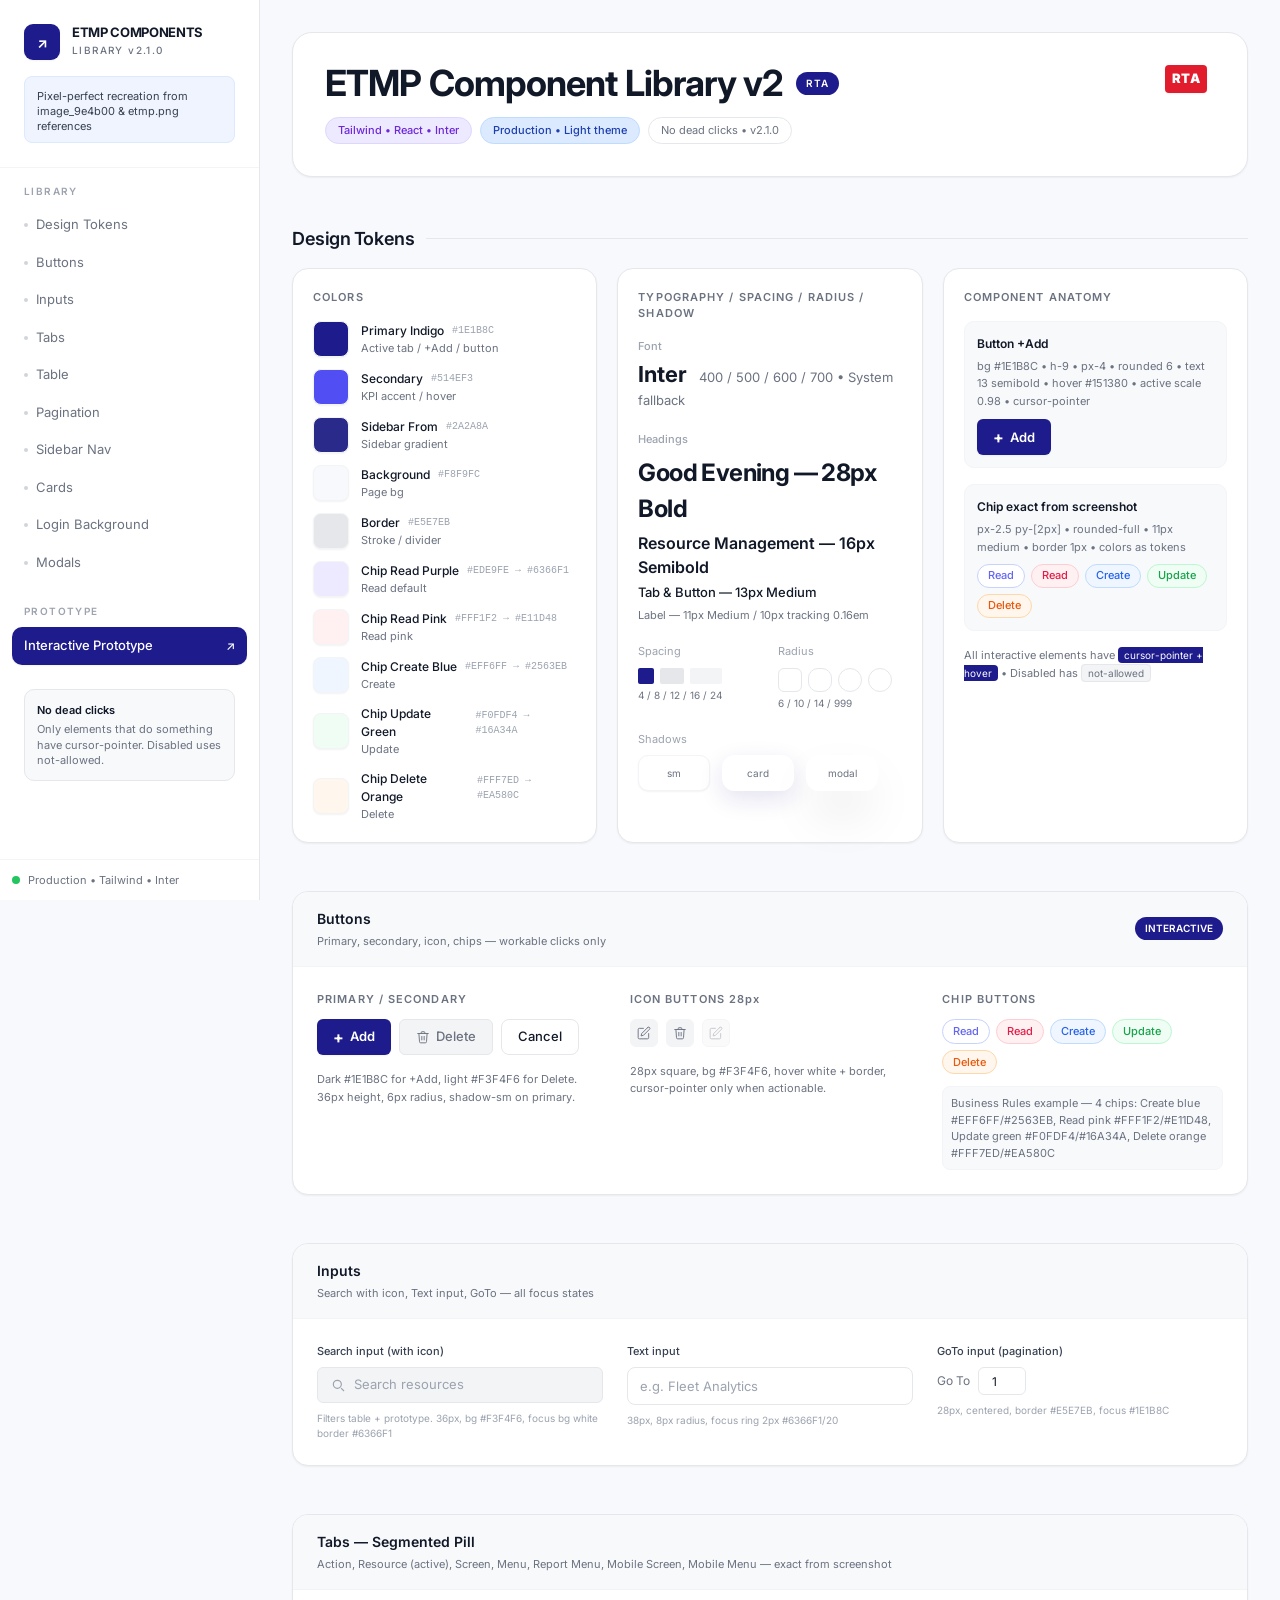
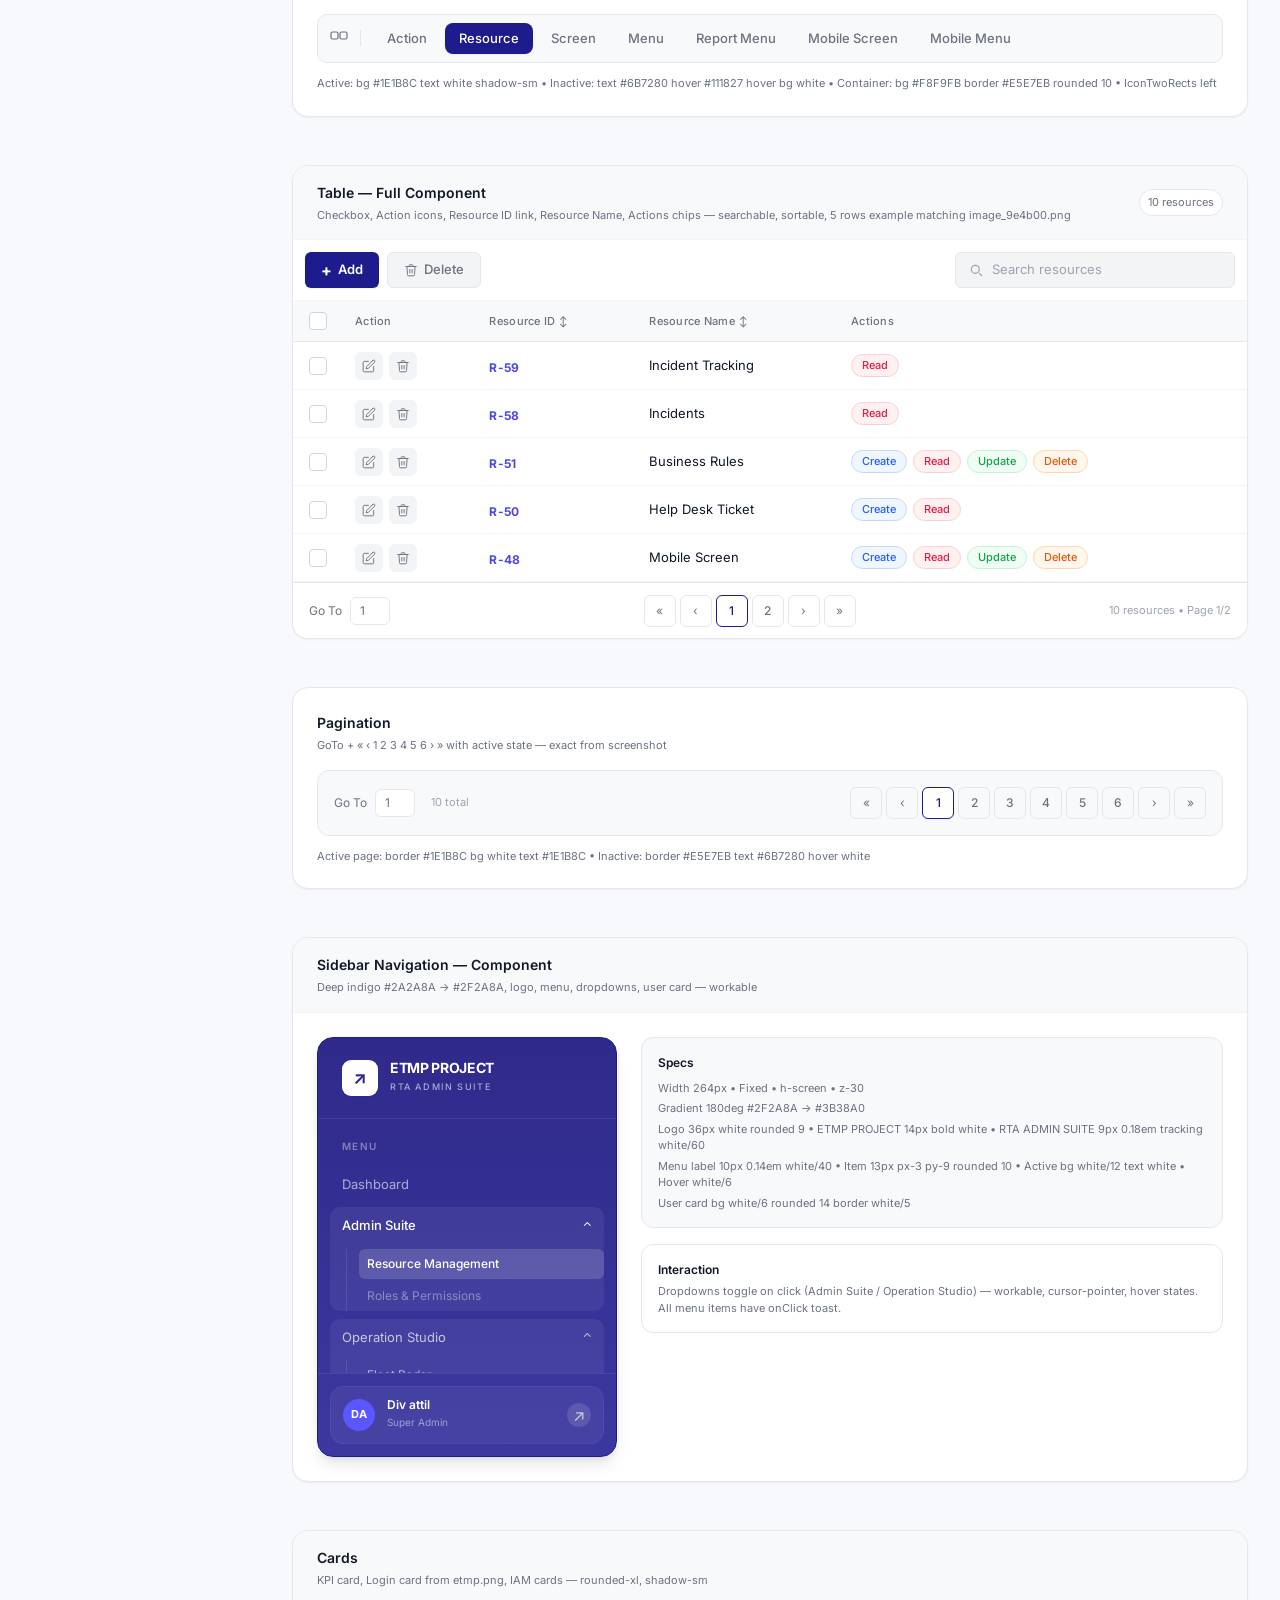
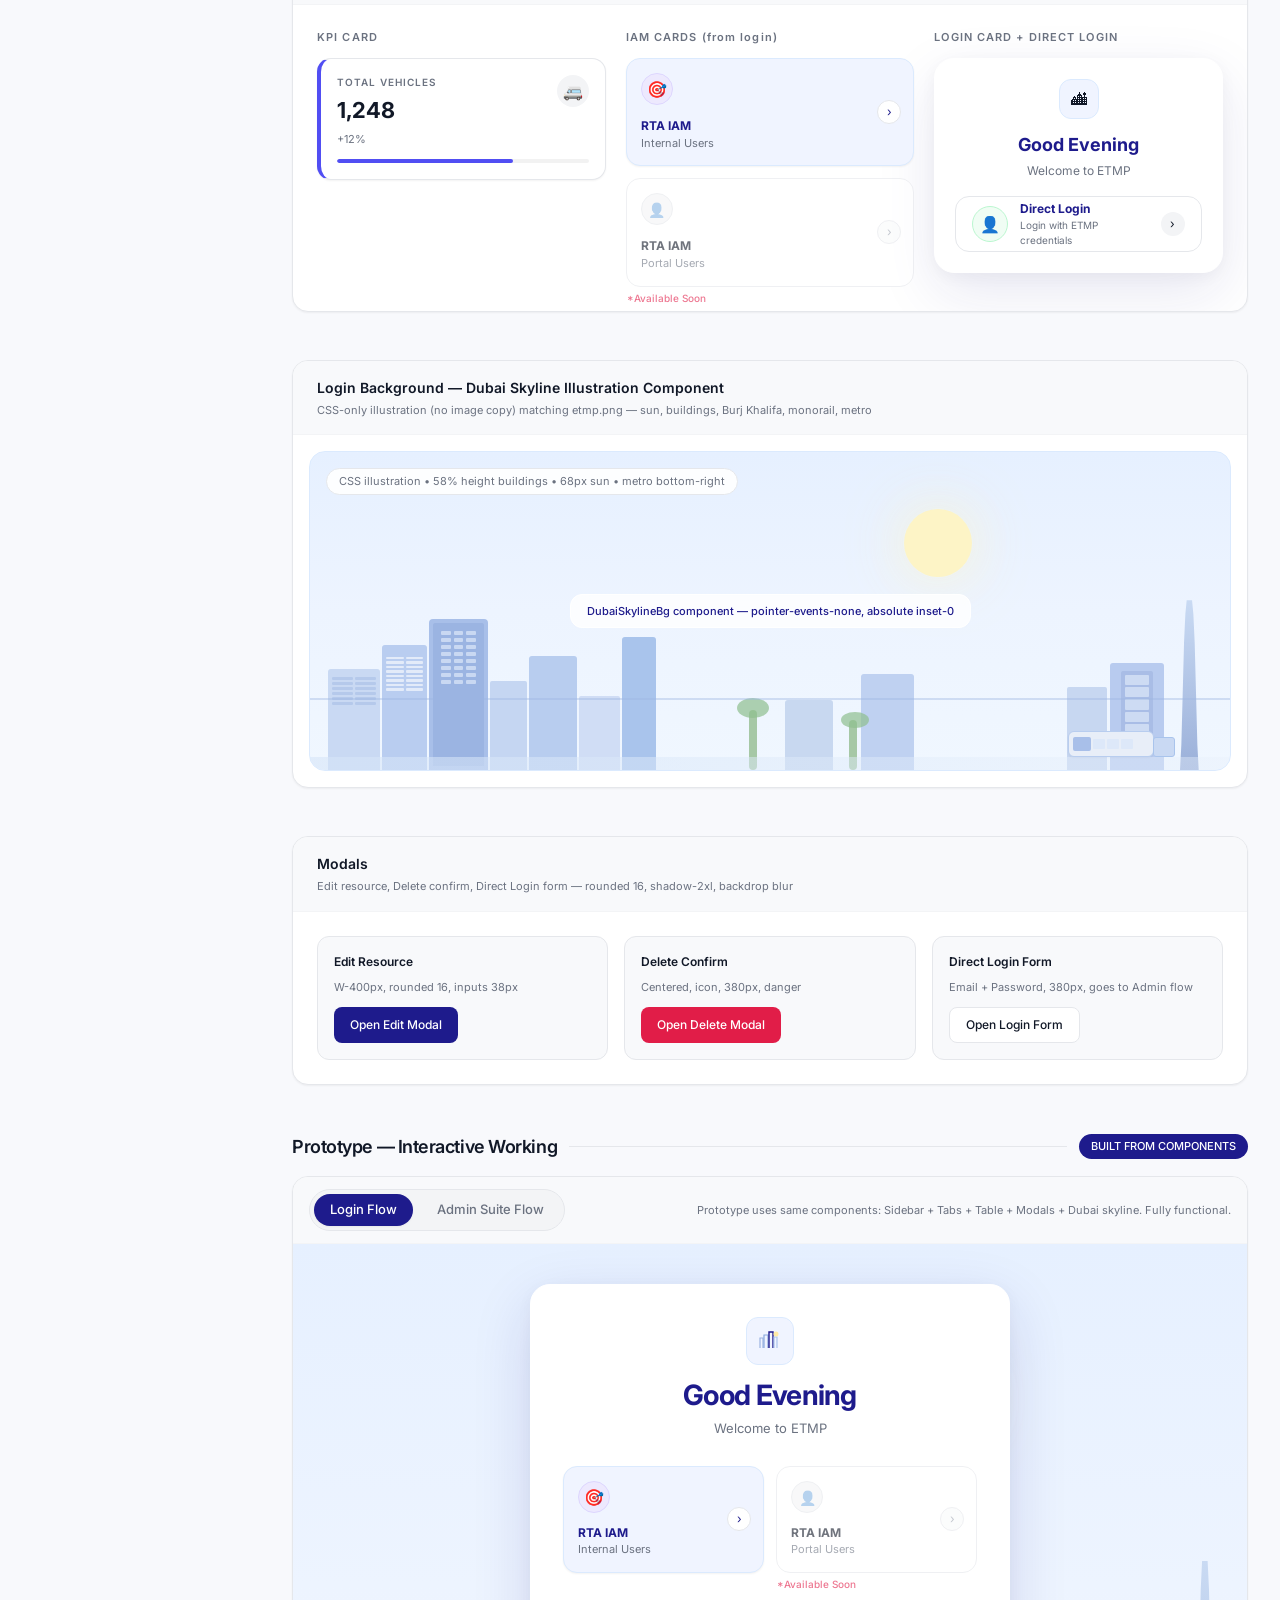
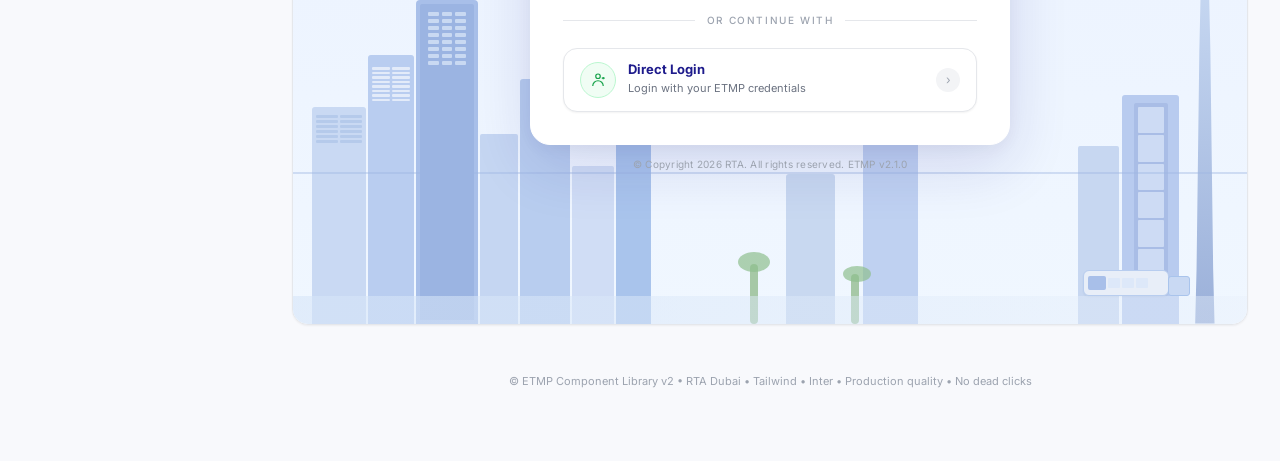
<file: Etmp-Component-Library-Final.html>
<!DOCTYPE html>
<html lang="en">
<head>
  <meta charset="UTF-8">
  <meta name="viewport" content="width=device-width, initial-scale=1">
  <title>React Artifact</title>
  <style>@import url("https://fonts.googleapis.com/css2?family=Inter:wght@400;500;600;700&family=JetBrains+Mono:wght@400;500&display=swap");*,:after,:before{--tw-border-spacing-x:0;--tw-border-spacing-y:0;--tw-translate-x:0;--tw-translate-y:0;--tw-rotate:0;--tw-skew-x:0;--tw-skew-y:0;--tw-scale-x:1;--tw-scale-y:1;--tw-pan-x: ;--tw-pan-y: ;--tw-pinch-zoom: ;--tw-scroll-snap-strictness:proximity;--tw-gradient-from-position: ;--tw-gradient-via-position: ;--tw-gradient-to-position: ;--tw-ordinal: ;--tw-slashed-zero: ;--tw-numeric-figure: ;--tw-numeric-spacing: ;--tw-numeric-fraction: ;--tw-ring-inset: ;--tw-ring-offset-width:0px;--tw-ring-offset-color:#fff;--tw-ring-color:rgba(59,130,246,.5);--tw-ring-offset-shadow:0 0 #0000;--tw-ring-shadow:0 0 #0000;--tw-shadow:0 0 #0000;--tw-shadow-colored:0 0 #0000;--tw-blur: ;--tw-brightness: ;--tw-contrast: ;--tw-grayscale: ;--tw-hue-rotate: ;--tw-invert: ;--tw-saturate: ;--tw-sepia: ;--tw-drop-shadow: ;--tw-backdrop-blur: ;--tw-backdrop-brightness: ;--tw-backdrop-contrast: ;--tw-backdrop-grayscale: ;--tw-backdrop-hue-rotate: ;--tw-backdrop-invert: ;--tw-backdrop-opacity: ;--tw-backdrop-saturate: ;--tw-backdrop-sepia: ;--tw-contain-size: ;--tw-contain-layout: ;--tw-contain-paint: ;--tw-contain-style: }::backdrop{--tw-border-spacing-x:0;--tw-border-spacing-y:0;--tw-translate-x:0;--tw-translate-y:0;--tw-rotate:0;--tw-skew-x:0;--tw-skew-y:0;--tw-scale-x:1;--tw-scale-y:1;--tw-pan-x: ;--tw-pan-y: ;--tw-pinch-zoom: ;--tw-scroll-snap-strictness:proximity;--tw-gradient-from-position: ;--tw-gradient-via-position: ;--tw-gradient-to-position: ;--tw-ordinal: ;--tw-slashed-zero: ;--tw-numeric-figure: ;--tw-numeric-spacing: ;--tw-numeric-fraction: ;--tw-ring-inset: ;--tw-ring-offset-width:0px;--tw-ring-offset-color:#fff;--tw-ring-color:rgba(59,130,246,.5);--tw-ring-offset-shadow:0 0 #0000;--tw-ring-shadow:0 0 #0000;--tw-shadow:0 0 #0000;--tw-shadow-colored:0 0 #0000;--tw-blur: ;--tw-brightness: ;--tw-contrast: ;--tw-grayscale: ;--tw-hue-rotate: ;--tw-invert: ;--tw-saturate: ;--tw-sepia: ;--tw-drop-shadow: ;--tw-backdrop-blur: ;--tw-backdrop-brightness: ;--tw-backdrop-contrast: ;--tw-backdrop-grayscale: ;--tw-backdrop-hue-rotate: ;--tw-backdrop-invert: ;--tw-backdrop-opacity: ;--tw-backdrop-saturate: ;--tw-backdrop-sepia: ;--tw-contain-size: ;--tw-contain-layout: ;--tw-contain-paint: ;--tw-contain-style: }

/*! tailwindcss v3.4.18 | MIT License | https://tailwindcss.com*/*,:after,:before{box-sizing:border-box;border:0 solid #e5e7eb}:after,:before{--tw-content:""}:host,html{line-height:1.5;-webkit-text-size-adjust:100%;-moz-tab-size:4;-o-tab-size:4;tab-size:4;font-family:ui-sans-serif,system-ui,sans-serif,Apple Color Emoji,Segoe UI Emoji,Segoe UI Symbol,Noto Color Emoji;font-feature-settings:normal;font-variation-settings:normal;-webkit-tap-highlight-color:transparent}body{margin:0;line-height:inherit}hr{height:0;color:inherit;border-top-width:1px}abbr:where([title]){-webkit-text-decoration:underline dotted;text-decoration:underline dotted}h1,h2,h3,h4,h5,h6{font-size:inherit;font-weight:inherit}a{color:inherit;text-decoration:inherit}b,strong{font-weight:bolder}code,kbd,pre,samp{font-family:ui-monospace,SFMono-Regular,Menlo,Monaco,Consolas,Liberation Mono,Courier New,monospace;font-feature-settings:normal;font-variation-settings:normal;font-size:1em}small{font-size:80%}sub,sup{font-size:75%;line-height:0;position:relative;vertical-align:baseline}sub{bottom:-.25em}sup{top:-.5em}table{text-indent:0;border-color:inherit;border-collapse:collapse}button,input,optgroup,select,textarea{font-family:inherit;font-feature-settings:inherit;font-variation-settings:inherit;font-size:100%;font-weight:inherit;line-height:inherit;letter-spacing:inherit;color:inherit;margin:0;padding:0}button,select{text-transform:none}button,input:where([type=button]),input:where([type=reset]),input:where([type=submit]){-webkit-appearance:button;background-color:transparent;background-image:none}:-moz-focusring{outline:auto}:-moz-ui-invalid{box-shadow:none}progress{vertical-align:baseline}::-webkit-inner-spin-button,::-webkit-outer-spin-button{height:auto}[type=search]{-webkit-appearance:textfield;outline-offset:-2px}::-webkit-search-decoration{-webkit-appearance:none}::-webkit-file-upload-button{-webkit-appearance:button;font:inherit}summary{display:list-item}blockquote,dd,dl,figure,h1,h2,h3,h4,h5,h6,hr,p,pre{margin:0}fieldset{margin:0}fieldset,legend{padding:0}menu,ol,ul{list-style:none;margin:0;padding:0}dialog{padding:0}textarea{resize:vertical}input::-moz-placeholder,textarea::-moz-placeholder{opacity:1;color:#9ca3af}input::placeholder,textarea::placeholder{opacity:1;color:#9ca3af}[role=button],button{cursor:pointer}:disabled{cursor:default}audio,canvas,embed,iframe,img,object,svg,video{display:block;vertical-align:middle}img,video{max-width:100%;height:auto}[hidden]:where(:not([hidden=until-found])){display:none}.pointer-events-none{pointer-events:none}.fixed{position:fixed}.absolute{position:absolute}.relative{position:relative}.sticky{position:sticky}.inset-0{inset:0}.-bottom-5{bottom:-1.25rem}.-left-2{left:-.5rem}.-left-3{left:-.75rem}.-top-2{top:-.5rem}.-top-3{top:-.75rem}.bottom-0{bottom:0}.bottom-1{bottom:.25rem}.bottom-5{bottom:1.25rem}.bottom-\[22\%\]{bottom:22%}.bottom-\[4\%\]{bottom:4%}.left-0{left:0}.left-1{left:.25rem}.left-4{left:1rem}.right-0{right:0}.right-1{right:.25rem}.right-3{right:.75rem}.right-5{right:1.25rem}.right-\[28\%\]{right:28%}.right-\[6\%\]{right:6%}.top-0{top:0}.top-1{top:.25rem}.top-1\/2{top:50%}.top-2{top:.5rem}.top-3{top:.75rem}.top-4{top:1rem}.top-\[18\%\]{top:18%}.z-10{z-index:10}.z-20{z-index:20}.z-30{z-index:30}.z-40{z-index:40}.z-50{z-index:50}.z-\[55\]{z-index:55}.z-\[60\]{z-index:60}.mx-auto{margin-left:auto;margin-right:auto}.-ml-\[2px\]{margin-left:-2px}.mb-2{margin-bottom:.5rem}.mb-3{margin-bottom:.75rem}.mb-4{margin-bottom:1rem}.mb-5{margin-bottom:1.25rem}.ml-1{margin-left:.25rem}.ml-2{margin-left:.5rem}.ml-3{margin-left:.75rem}.ml-6{margin-left:1.5rem}.ml-\[16px\]{margin-left:16px}.mt-1{margin-top:.25rem}.mt-10{margin-top:2.5rem}.mt-2{margin-top:.5rem}.mt-2\.5{margin-top:.625rem}.mt-3{margin-top:.75rem}.mt-4{margin-top:1rem}.mt-5{margin-top:1.25rem}.mt-6{margin-top:1.5rem}.mt-7{margin-top:1.75rem}.mt-\[1px\]{margin-top:1px}.mt-\[5px\]{margin-top:5px}.block{display:block}.flex{display:flex}.inline-flex{display:inline-flex}.table{display:table}.grid{display:grid}.hidden{display:none}.h-1{height:.25rem}.h-10{height:2.5rem}.h-12{height:3rem}.h-2{height:.5rem}.h-4{height:1rem}.h-5{height:1.25rem}.h-6{height:1.5rem}.h-7{height:1.75rem}.h-8{height:2rem}.h-9{height:2.25rem}.h-\[100px\]{height:100px}.h-\[10px\]{height:10px}.h-\[14px\]{height:14px}.h-\[18px\]{height:18px}.h-\[2\.5px\]{height:2.5px}.h-\[20px\]{height:20px}.h-\[26px\]{height:26px}.h-\[28px\]{height:28px}.h-\[2px\]{height:2px}.h-\[320px\]{height:320px}.h-\[32px\]{height:32px}.h-\[36px\]{height:36px}.h-\[38\%\]{height:38%}.h-\[38px\]{height:38px}.h-\[3px\]{height:3px}.h-\[4\%\]{height:4%}.h-\[40\%\]{height:40%}.h-\[40px\]{height:40px}.h-\[420px\]{height:420px}.h-\[44px\]{height:44px}.h-\[45\%\]{height:45%}.h-\[48\%\]{height:48%}.h-\[48px\]{height:48px}.h-\[4px\]{height:4px}.h-\[50px\]{height:50px}.h-\[52\%\]{height:52%}.h-\[52px\]{height:52px}.h-\[55\%\]{height:55%}.h-\[56px\]{height:56px}.h-\[58\%\]{height:58%}.h-\[60px\]{height:60px}.h-\[62\%\]{height:62%}.h-\[64px\]{height:64px}.h-\[68\%\]{height:68%}.h-\[680px\]{height:680px}.h-\[68px\]{height:68px}.h-\[72\%\]{height:72%}.h-\[72px\]{height:72px}.h-\[80\%\]{height:80%}.h-\[82\%\]{height:82%}.h-\[92\%\]{height:92%}.h-full{height:100%}.h-px{height:1px}.h-screen{height:100vh}.min-h-\[640px\]{min-height:640px}.min-h-screen{min-height:100vh}.w-1{width:.25rem}.w-10{width:2.5rem}.w-12{width:3rem}.w-2{width:.5rem}.w-4{width:1rem}.w-6{width:1.5rem}.w-7{width:1.75rem}.w-8{width:2rem}.w-9{width:2.25rem}.w-\[10\%\]{width:10%}.w-\[10px\]{width:10px}.w-\[11\%\]{width:11%}.w-\[12\%\]{width:12%}.w-\[12px\]{width:12px}.w-\[13\%\]{width:13%}.w-\[14\%\]{width:14%}.w-\[16\%\]{width:16%}.w-\[18\%\]{width:18%}.w-\[18px\]{width:18px}.w-\[20\%\]{width:20%}.w-\[22\%\]{width:22%}.w-\[22px\]{width:22px}.w-\[240px\]{width:240px}.w-\[260px\]{width:260px}.w-\[28\%\]{width:28%}.w-\[280px\]{width:280px}.w-\[30\%\]{width:30%}.w-\[36px\]{width:36px}.w-\[40px\]{width:40px}.w-\[42\%\]{width:42%}.w-\[42px\]{width:42px}.w-\[48px\]{width:48px}.w-\[60\%\]{width:60%}.w-\[68px\]{width:68px}.w-\[70\%\]{width:70%}.w-\[72px\]{width:72px}.w-\[86px\]{width:86px}.w-\[8px\]{width:8px}.w-\[9\%\]{width:9%}.w-full{width:100%}.w-px{width:1px}.min-w-0{min-width:0}.max-w-\[1240px\]{max-width:1240px}.max-w-\[380px\]{max-width:380px}.max-w-\[400px\]{max-width:400px}.max-w-\[480px\]{max-width:480px}.max-w-\[680px\]{max-width:680px}.flex-1{flex:1 1 0%}.shrink-0{flex-shrink:0}.-translate-y-1\/2{--tw-translate-y:-50%}.-translate-y-1\/2,.rotate-180{transform:translate(var(--tw-translate-x),var(--tw-translate-y)) rotate(var(--tw-rotate)) skewX(var(--tw-skew-x)) skewY(var(--tw-skew-y)) scaleX(var(--tw-scale-x)) scaleY(var(--tw-scale-y))}.rotate-180{--tw-rotate:180deg}.cursor-not-allowed{cursor:not-allowed}.cursor-pointer{cursor:pointer}.select-none{-webkit-user-select:none;-moz-user-select:none;user-select:none}.scroll-mt-6{scroll-margin-top:1.5rem}.grid-cols-2{grid-template-columns:repeat(2,minmax(0,1fr))}.grid-cols-3{grid-template-columns:repeat(3,minmax(0,1fr))}.grid-rows-6{grid-template-rows:repeat(6,minmax(0,1fr))}.flex-col{flex-direction:column}.flex-wrap{flex-wrap:wrap}.place-items-center{place-items:center}.items-start{align-items:flex-start}.items-end{align-items:flex-end}.items-center{align-items:center}.justify-end{justify-content:flex-end}.justify-center{justify-content:center}.justify-between{justify-content:space-between}.gap-1{gap:.25rem}.gap-1\.5{gap:.375rem}.gap-2{gap:.5rem}.gap-3{gap:.75rem}.gap-4{gap:1rem}.gap-5{gap:1.25rem}.gap-6{gap:1.5rem}.gap-8{gap:2rem}.gap-\[1px\]{gap:1px}.gap-\[2px\]{gap:2px}.gap-\[3px\]{gap:3px}.space-y-0\.5>:not([hidden])~:not([hidden]){--tw-space-y-reverse:0;margin-top:calc(.125rem*(1 - var(--tw-space-y-reverse)));margin-bottom:calc(.125rem*var(--tw-space-y-reverse))}.space-y-1>:not([hidden])~:not([hidden]){--tw-space-y-reverse:0;margin-top:calc(.25rem*(1 - var(--tw-space-y-reverse)));margin-bottom:calc(.25rem*var(--tw-space-y-reverse))}.space-y-12>:not([hidden])~:not([hidden]){--tw-space-y-reverse:0;margin-top:calc(3rem*(1 - var(--tw-space-y-reverse)));margin-bottom:calc(3rem*var(--tw-space-y-reverse))}.space-y-2>:not([hidden])~:not([hidden]){--tw-space-y-reverse:0;margin-top:calc(.5rem*(1 - var(--tw-space-y-reverse)));margin-bottom:calc(.5rem*var(--tw-space-y-reverse))}.space-y-3>:not([hidden])~:not([hidden]){--tw-space-y-reverse:0;margin-top:calc(.75rem*(1 - var(--tw-space-y-reverse)));margin-bottom:calc(.75rem*var(--tw-space-y-reverse))}.space-y-4>:not([hidden])~:not([hidden]){--tw-space-y-reverse:0;margin-top:calc(1rem*(1 - var(--tw-space-y-reverse)));margin-bottom:calc(1rem*var(--tw-space-y-reverse))}.space-y-5>:not([hidden])~:not([hidden]){--tw-space-y-reverse:0;margin-top:calc(1.25rem*(1 - var(--tw-space-y-reverse)));margin-bottom:calc(1.25rem*var(--tw-space-y-reverse))}.space-y-6>:not([hidden])~:not([hidden]){--tw-space-y-reverse:0;margin-top:calc(1.5rem*(1 - var(--tw-space-y-reverse)));margin-bottom:calc(1.5rem*var(--tw-space-y-reverse))}.overflow-auto{overflow:auto}.overflow-hidden{overflow:hidden}.overflow-x-auto{overflow-x:auto}.overflow-y-auto{overflow-y:auto}.overflow-x-clip{overflow-x:clip}.rounded{border-radius:.25rem}.rounded-\[100\%\]{border-radius:100%}.rounded-\[10px\]{border-radius:10px}.rounded-\[12px\]{border-radius:12px}.rounded-\[14px\]{border-radius:14px}.rounded-\[16px\]{border-radius:16px}.rounded-\[1px\]{border-radius:1px}.rounded-\[20px\]{border-radius:20px}.rounded-\[2px\]{border-radius:2px}.rounded-\[3px\]{border-radius:3px}.rounded-\[4px\]{border-radius:4px}.rounded-\[5px\]{border-radius:5px}.rounded-\[6px\]{border-radius:6px}.rounded-\[8px\]{border-radius:8px}.rounded-\[9px\]{border-radius:9px}.rounded-full{border-radius:9999px}.rounded-xl{border-radius:.75rem}.rounded-t-\[2px\]{border-top-left-radius:2px;border-top-right-radius:2px}.rounded-t-\[3px\]{border-top-left-radius:3px;border-top-right-radius:3px}.rounded-t-\[4px\]{border-top-left-radius:4px;border-top-right-radius:4px}.border{border-width:1px}.border-2{border-width:2px}.border-b{border-bottom-width:1px}.border-l{border-left-width:1px}.border-l-4{border-left-width:4px}.border-r{border-right-width:1px}.border-t{border-top-width:1px}.border-dashed{border-style:dashed}.border-\[\#1E1B8C\]{--tw-border-opacity:1;border-color:rgb(30 27 140/var(--tw-border-opacity,1))}.border-\[\#A9C4EC\]{--tw-border-opacity:1;border-color:rgb(169 196 236/var(--tw-border-opacity,1))}.border-\[\#B8CDEF\]{--tw-border-opacity:1;border-color:rgb(184 205 239/var(--tw-border-opacity,1))}.border-\[\#BBF7D0\]{--tw-border-opacity:1;border-color:rgb(187 247 208/var(--tw-border-opacity,1))}.border-\[\#BFDBFE\]{--tw-border-opacity:1;border-color:rgb(191 219 254/var(--tw-border-opacity,1))}.border-\[\#C7D2FE\]{--tw-border-opacity:1;border-color:rgb(199 210 254/var(--tw-border-opacity,1))}.border-\[\#D1D5DB\]{--tw-border-opacity:1;border-color:rgb(209 213 219/var(--tw-border-opacity,1))}.border-\[\#DBEAFE\]{--tw-border-opacity:1;border-color:rgb(219 234 254/var(--tw-border-opacity,1))}.border-\[\#DDD6FE\]{--tw-border-opacity:1;border-color:rgb(221 214 254/var(--tw-border-opacity,1))}.border-\[\#E5E7EB\]{--tw-border-opacity:1;border-color:rgb(229 231 235/var(--tw-border-opacity,1))}.border-\[\#F3F4F6\]{--tw-border-opacity:1;border-color:rgb(243 244 246/var(--tw-border-opacity,1))}.border-\[\#FECDD3\]{--tw-border-opacity:1;border-color:rgb(254 205 211/var(--tw-border-opacity,1))}.border-\[\#FED7AA\]{--tw-border-opacity:1;border-color:rgb(254 215 170/var(--tw-border-opacity,1))}.border-transparent{border-color:transparent}.border-white{--tw-border-opacity:1;border-color:rgb(255 255 255/var(--tw-border-opacity,1))}.border-white\/10{border-color:hsla(0,0%,100%,.1)}.border-white\/\[0\.05\]{border-color:hsla(0,0%,100%,.05)}.border-white\/\[0\.08\]{border-color:hsla(0,0%,100%,.08)}.border-l-\[\#514EF3\]{--tw-border-opacity:1;border-left-color:rgb(81 78 243/var(--tw-border-opacity,1))}.bg-\[\#0D5E42\]{--tw-bg-opacity:1;background-color:rgb(13 94 66/var(--tw-bg-opacity,1))}.bg-\[\#0F0F2E\]\/30{background-color:rgba(15,15,46,.3)}.bg-\[\#111827\]{--tw-bg-opacity:1;background-color:rgb(17 24 39/var(--tw-bg-opacity,1))}.bg-\[\#1E1B8C\]{--tw-bg-opacity:1;background-color:rgb(30 27 140/var(--tw-bg-opacity,1))}.bg-\[\#22C55E\]{--tw-bg-opacity:1;background-color:rgb(34 197 94/var(--tw-bg-opacity,1))}.bg-\[\#514EF3\]{--tw-bg-opacity:1;background-color:rgb(81 78 243/var(--tw-bg-opacity,1))}.bg-\[\#5A57FF\]{--tw-bg-opacity:1;background-color:rgb(90 87 255/var(--tw-bg-opacity,1))}.bg-\[\#8FBF8F\]{--tw-bg-opacity:1;background-color:rgb(143 191 143/var(--tw-bg-opacity,1))}.bg-\[\#9BB4E2\]{--tw-bg-opacity:1;background-color:rgb(155 180 226/var(--tw-bg-opacity,1))}.bg-\[\#9BB4E2\]\/40{background-color:rgba(155,180,226,.4)}.bg-\[\#A6C8A6\]{--tw-bg-opacity:1;background-color:rgb(166 200 166/var(--tw-bg-opacity,1))}.bg-\[\#A8BFE9\]{--tw-bg-opacity:1;background-color:rgb(168 191 233/var(--tw-bg-opacity,1))}.bg-\[\#A9BDE6\]{--tw-bg-opacity:1;background-color:rgb(169 189 230/var(--tw-bg-opacity,1))}.bg-\[\#A9C0E6\]{--tw-bg-opacity:1;background-color:rgb(169 192 230/var(--tw-bg-opacity,1))}.bg-\[\#A9C4EC\]{--tw-bg-opacity:1;background-color:rgb(169 196 236/var(--tw-bg-opacity,1))}.bg-\[\#B8CBEF\]{--tw-bg-opacity:1;background-color:rgb(184 203 239/var(--tw-bg-opacity,1))}.bg-\[\#B8CDEF\]{--tw-bg-opacity:1;background-color:rgb(184 205 239/var(--tw-bg-opacity,1))}.bg-\[\#B9CDF0\]{--tw-bg-opacity:1;background-color:rgb(185 205 240/var(--tw-bg-opacity,1))}.bg-\[\#BFD1F1\]{--tw-bg-opacity:1;background-color:rgb(191 209 241/var(--tw-bg-opacity,1))}.bg-\[\#C5D6F2\]{--tw-bg-opacity:1;background-color:rgb(197 214 242/var(--tw-bg-opacity,1))}.bg-\[\#C7D7F1\]{--tw-bg-opacity:1;background-color:rgb(199 215 241/var(--tw-bg-opacity,1))}.bg-\[\#C8D8F0\]{--tw-bg-opacity:1;background-color:rgb(200 216 240/var(--tw-bg-opacity,1))}.bg-\[\#C9D9F3\]{--tw-bg-opacity:1;background-color:rgb(201 217 243/var(--tw-bg-opacity,1))}.bg-\[\#D0DDF5\]{--tw-bg-opacity:1;background-color:rgb(208 221 245/var(--tw-bg-opacity,1))}.bg-\[\#D1D5DB\]{--tw-bg-opacity:1;background-color:rgb(209 213 219/var(--tw-bg-opacity,1))}.bg-\[\#DBEAFE\]{--tw-bg-opacity:1;background-color:rgb(219 234 254/var(--tw-bg-opacity,1))}.bg-\[\#DDE8F9\]{--tw-bg-opacity:1;background-color:rgb(221 232 249/var(--tw-bg-opacity,1))}.bg-\[\#DDE8F9\]\/70{background-color:rgba(221,232,249,.7)}.bg-\[\#E11D2D\]{--tw-bg-opacity:1;background-color:rgb(225 29 45/var(--tw-bg-opacity,1))}.bg-\[\#E11D48\]{--tw-bg-opacity:1;background-color:rgb(225 29 72/var(--tw-bg-opacity,1))}.bg-\[\#E5E7EB\]{--tw-bg-opacity:1;background-color:rgb(229 231 235/var(--tw-bg-opacity,1))}.bg-\[\#E8EEF8\]{--tw-bg-opacity:1;background-color:rgb(232 238 248/var(--tw-bg-opacity,1))}.bg-\[\#EDE9FE\]{--tw-bg-opacity:1;background-color:rgb(237 233 254/var(--tw-bg-opacity,1))}.bg-\[\#EFF6FF\]{--tw-bg-opacity:1;background-color:rgb(239 246 255/var(--tw-bg-opacity,1))}.bg-\[\#F0F4FF\]{--tw-bg-opacity:1;background-color:rgb(240 244 255/var(--tw-bg-opacity,1))}.bg-\[\#F0FDF4\]{--tw-bg-opacity:1;background-color:rgb(240 253 244/var(--tw-bg-opacity,1))}.bg-\[\#F3F4F6\]{--tw-bg-opacity:1;background-color:rgb(243 244 246/var(--tw-bg-opacity,1))}.bg-\[\#F8F9FB\]{--tw-bg-opacity:1;background-color:rgb(248 249 251/var(--tw-bg-opacity,1))}.bg-\[\#F8F9FC\]{--tw-bg-opacity:1;background-color:rgb(248 249 252/var(--tw-bg-opacity,1))}.bg-\[\#F9FAFB\]{--tw-bg-opacity:1;background-color:rgb(249 250 251/var(--tw-bg-opacity,1))}.bg-\[\#FFF1F2\]{--tw-bg-opacity:1;background-color:rgb(255 241 242/var(--tw-bg-opacity,1))}.bg-\[\#FFF4C0\]{--tw-bg-opacity:1;background-color:rgb(255 244 192/var(--tw-bg-opacity,1))}.bg-\[\#FFF7ED\]{--tw-bg-opacity:1;background-color:rgb(255 247 237/var(--tw-bg-opacity,1))}.bg-black\/20{background-color:rgba(0,0,0,.2)}.bg-black\/30{background-color:rgba(0,0,0,.3)}.bg-black\/5{background-color:rgba(0,0,0,.05)}.bg-transparent{background-color:transparent}.bg-white{--tw-bg-opacity:1;background-color:rgb(255 255 255/var(--tw-bg-opacity,1))}.bg-white\/15{background-color:hsla(0,0%,100%,.15)}.bg-white\/60{background-color:hsla(0,0%,100%,.6)}.bg-white\/80{background-color:hsla(0,0%,100%,.8)}.bg-white\/90{background-color:hsla(0,0%,100%,.9)}.bg-white\/95{background-color:hsla(0,0%,100%,.95)}.bg-white\/\[0\.06\]{background-color:hsla(0,0%,100%,.06)}.bg-white\/\[0\.12\]{background-color:hsla(0,0%,100%,.12)}.bg-gradient-to-b{background-image:linear-gradient(to bottom,var(--tw-gradient-stops))}.bg-gradient-to-br{background-image:linear-gradient(to bottom right,var(--tw-gradient-stops))}.bg-gradient-to-r{background-image:linear-gradient(to right,var(--tw-gradient-stops))}.bg-gradient-to-t{background-image:linear-gradient(to top,var(--tw-gradient-stops))}.from-\[\#9BB0D9\]{--tw-gradient-from:#9bb0d9 var(--tw-gradient-from-position);--tw-gradient-to:rgba(155,176,217,0) var(--tw-gradient-to-position);--tw-gradient-stops:var(--tw-gradient-from),var(--tw-gradient-to)}.from-\[\#D6E5F8\]\/60{--tw-gradient-from:rgba(214,229,248,.6) var(--tw-gradient-from-position);--tw-gradient-to:rgba(214,229,248,0) var(--tw-gradient-to-position);--tw-gradient-stops:var(--tw-gradient-from),var(--tw-gradient-to)}.from-\[\#E6F0FF\]{--tw-gradient-from:#e6f0ff var(--tw-gradient-from-position);--tw-gradient-to:rgba(230,240,255,0) var(--tw-gradient-to-position);--tw-gradient-stops:var(--tw-gradient-from),var(--tw-gradient-to)}.from-\[\#EEF2FF\]{--tw-gradient-from:#eef2ff var(--tw-gradient-from-position);--tw-gradient-to:rgba(238,242,255,0) var(--tw-gradient-to-position);--tw-gradient-stops:var(--tw-gradient-from),var(--tw-gradient-to)}.via-\[\#EDF4FF\]{--tw-gradient-to:rgba(237,244,255,0) var(--tw-gradient-to-position);--tw-gradient-stops:var(--tw-gradient-from),#edf4ff var(--tw-gradient-via-position),var(--tw-gradient-to)}.to-\[\#C9DAF3\]{--tw-gradient-to:#c9daf3 var(--tw-gradient-to-position)}.to-\[\#E8F0FB\]\/40{--tw-gradient-to:rgba(232,240,251,.4) var(--tw-gradient-to-position)}.to-\[\#F0F7FF\]{--tw-gradient-to:#f0f7ff var(--tw-gradient-to-position)}.to-\[\#F8F9FB\]{--tw-gradient-to:#f8f9fb var(--tw-gradient-to-position)}.p-1{padding:.25rem}.p-2{padding:.5rem}.p-3{padding:.75rem}.p-4{padding:1rem}.p-5{padding:1.25rem}.p-6{padding:1.5rem}.p-7{padding:1.75rem}.p-\[14px\]{padding:14px}.px-1\.5{padding-left:.375rem;padding-right:.375rem}.px-2{padding-left:.5rem;padding-right:.5rem}.px-2\.5{padding-left:.625rem;padding-right:.625rem}.px-3{padding-left:.75rem;padding-right:.75rem}.px-3\.5{padding-left:.875rem;padding-right:.875rem}.px-4{padding-left:1rem;padding-right:1rem}.px-5{padding-left:1.25rem;padding-right:1.25rem}.px-6{padding-left:1.5rem;padding-right:1.5rem}.px-\[2\%\]{padding-left:2%;padding-right:2%}.px-\[4px\]{padding-left:4px;padding-right:4px}.py-0\.5{padding-top:.125rem;padding-bottom:.125rem}.py-1{padding-top:.25rem;padding-bottom:.25rem}.py-1\.5{padding-top:.375rem;padding-bottom:.375rem}.py-2{padding-top:.5rem;padding-bottom:.5rem}.py-2\.5{padding-top:.625rem;padding-bottom:.625rem}.py-3{padding-top:.75rem;padding-bottom:.75rem}.py-4{padding-top:1rem;padding-bottom:1rem}.py-5{padding-top:1.25rem;padding-bottom:1.25rem}.py-6{padding-top:1.5rem;padding-bottom:1.5rem}.py-8{padding-top:2rem;padding-bottom:2rem}.py-9{padding-top:2.25rem;padding-bottom:2.25rem}.py-\[11px\]{padding-top:11px;padding-bottom:11px}.py-\[1px\]{padding-top:1px;padding-bottom:1px}.py-\[22px\]{padding-top:22px;padding-bottom:22px}.py-\[2px\]{padding-top:2px;padding-bottom:2px}.py-\[3px\]{padding-top:3px;padding-bottom:3px}.py-\[5px\]{padding-top:5px;padding-bottom:5px}.py-\[6px\]{padding-top:6px;padding-bottom:6px}.py-\[8px\]{padding-top:8px;padding-bottom:8px}.py-\[9px\]{padding-top:9px;padding-bottom:9px}.pb-10{padding-bottom:2.5rem}.pl-3{padding-left:.75rem}.pr-8{padding-right:2rem}.pt-10{padding-top:2.5rem}.pt-2{padding-top:.5rem}.text-left{text-align:left}.text-center{text-align:center}.font-mono{font-family:ui-monospace,SFMono-Regular,Menlo,Monaco,Consolas,Liberation Mono,Courier New,monospace}.text-\[10px\]{font-size:10px}.text-\[11px\]{font-size:11px}.text-\[12px\]{font-size:12px}.text-\[13px\]{font-size:13px}.text-\[14px\]{font-size:14px}.text-\[15px\]{font-size:15px}.text-\[16px\]{font-size:16px}.text-\[18px\]{font-size:18px}.text-\[20px\]{font-size:20px}.text-\[22px\]{font-size:22px}.text-\[24px\]{font-size:24px}.text-\[28px\]{font-size:28px}.text-\[30px\]{font-size:30px}.text-\[9px\]{font-size:9px}.font-black{font-weight:900}.font-bold{font-weight:700}.font-medium{font-weight:500}.font-semibold{font-weight:600}.uppercase{text-transform:uppercase}.leading-\[1\.1\]{line-height:1.1}.leading-none{line-height:1}.leading-relaxed{line-height:1.625}.leading-snug{line-height:1.375}.leading-tight{line-height:1.25}.tracking-\[0\.04em\]{letter-spacing:.04em}.tracking-\[0\.14em\]{letter-spacing:.14em}.tracking-\[0\.16em\]{letter-spacing:.16em}.tracking-\[0\.18em\]{letter-spacing:.18em}.tracking-tight{letter-spacing:-.025em}.tracking-wide{letter-spacing:.025em}.tracking-wider{letter-spacing:.05em}.tracking-widest{letter-spacing:.1em}.text-\[\#111827\]{--tw-text-opacity:1;color:rgb(17 24 39/var(--tw-text-opacity,1))}.text-\[\#16A34A\]{--tw-text-opacity:1;color:rgb(22 163 74/var(--tw-text-opacity,1))}.text-\[\#1A3D2E\]{--tw-text-opacity:1;color:rgb(26 61 46/var(--tw-text-opacity,1))}.text-\[\#1E1B8C\]{--tw-text-opacity:1;color:rgb(30 27 140/var(--tw-text-opacity,1))}.text-\[\#1E40AF\]{--tw-text-opacity:1;color:rgb(30 64 175/var(--tw-text-opacity,1))}.text-\[\#2563EB\]{--tw-text-opacity:1;color:rgb(37 99 235/var(--tw-text-opacity,1))}.text-\[\#2E5A45\]{--tw-text-opacity:1;color:rgb(46 90 69/var(--tw-text-opacity,1))}.text-\[\#2F2A8A\]{--tw-text-opacity:1;color:rgb(47 42 138/var(--tw-text-opacity,1))}.text-\[\#374151\]{--tw-text-opacity:1;color:rgb(55 65 81/var(--tw-text-opacity,1))}.text-\[\#4F46E5\]{--tw-text-opacity:1;color:rgb(79 70 229/var(--tw-text-opacity,1))}.text-\[\#6366F1\]{--tw-text-opacity:1;color:rgb(99 102 241/var(--tw-text-opacity,1))}.text-\[\#6B7280\]{--tw-text-opacity:1;color:rgb(107 114 128/var(--tw-text-opacity,1))}.text-\[\#6D28D9\]{--tw-text-opacity:1;color:rgb(109 40 217/var(--tw-text-opacity,1))}.text-\[\#9CA3AF\]{--tw-text-opacity:1;color:rgb(156 163 175/var(--tw-text-opacity,1))}.text-\[\#D1D5DB\]{--tw-text-opacity:1;color:rgb(209 213 219/var(--tw-text-opacity,1))}.text-\[\#E11D48\]{--tw-text-opacity:1;color:rgb(225 29 72/var(--tw-text-opacity,1))}.text-\[\#EA580C\]{--tw-text-opacity:1;color:rgb(234 88 12/var(--tw-text-opacity,1))}.text-white{--tw-text-opacity:1;color:rgb(255 255 255/var(--tw-text-opacity,1))}.text-white\/40{color:hsla(0,0%,100%,.4)}.text-white\/50{color:hsla(0,0%,100%,.5)}.text-white\/60{color:hsla(0,0%,100%,.6)}.text-white\/70{color:hsla(0,0%,100%,.7)}.placeholder-\[\#9CA3AF\]::-moz-placeholder{--tw-placeholder-opacity:1;color:rgb(156 163 175/var(--tw-placeholder-opacity,1))}.placeholder-\[\#9CA3AF\]::placeholder{--tw-placeholder-opacity:1;color:rgb(156 163 175/var(--tw-placeholder-opacity,1))}.opacity-40{opacity:.4}.opacity-50{opacity:.5}.opacity-60{opacity:.6}.opacity-70{opacity:.7}.opacity-90{opacity:.9}.shadow{--tw-shadow:0 1px 3px 0 rgba(0,0,0,.1),0 1px 2px -1px rgba(0,0,0,.1);--tw-shadow-colored:0 1px 3px 0 var(--tw-shadow-color),0 1px 2px -1px var(--tw-shadow-color)}.shadow,.shadow-2xl{box-shadow:var(--tw-ring-offset-shadow,0 0 #0000),var(--tw-ring-shadow,0 0 #0000),var(--tw-shadow)}.shadow-2xl{--tw-shadow:0 25px 50px -12px rgba(0,0,0,.25);--tw-shadow-colored:0 25px 50px -12px var(--tw-shadow-color)}.shadow-\[0_0_60px_rgba\(255\2c 244\2c 192\2c 0\.8\)\]{--tw-shadow:0 0 60px rgba(255,244,192,.8);--tw-shadow-colored:0 0 60px var(--tw-shadow-color);box-shadow:var(--tw-ring-offset-shadow,0 0 #0000),var(--tw-ring-shadow,0 0 #0000),var(--tw-shadow)}.shadow-\[0_20px_60px_rgba\(30\2c 27\2c 140\2c 0\.10\)\2c 0_4px_16px_rgba\(0\2c 0\2c 0\2c 0\.04\)\]{--tw-shadow:0 20px 60px rgba(30,27,140,.1),0 4px 16px rgba(0,0,0,.04);--tw-shadow-colored:0 20px 60px var(--tw-shadow-color),0 4px 16px var(--tw-shadow-color);box-shadow:var(--tw-ring-offset-shadow,0 0 #0000),var(--tw-ring-shadow,0 0 #0000),var(--tw-shadow)}.shadow-\[0_20px_60px_rgba\(30\2c 27\2c 140\2c 0\.14\)\2c 0_4px_16px_rgba\(0\2c 0\2c 0\2c 0\.04\)\]{--tw-shadow:0 20px 60px rgba(30,27,140,.14),0 4px 16px rgba(0,0,0,.04);--tw-shadow-colored:0 20px 60px var(--tw-shadow-color),0 4px 16px var(--tw-shadow-color);box-shadow:var(--tw-ring-offset-shadow,0 0 #0000),var(--tw-ring-shadow,0 0 #0000),var(--tw-shadow)}.shadow-\[0_8px_24px_rgba\(30\2c 27\2c 140\2c 0\.12\)\]{--tw-shadow:0 8px 24px rgba(30,27,140,.12);--tw-shadow-colored:0 8px 24px var(--tw-shadow-color)}.shadow-\[0_8px_24px_rgba\(30\2c 27\2c 140\2c 0\.12\)\],.shadow-lg{box-shadow:var(--tw-ring-offset-shadow,0 0 #0000),var(--tw-ring-shadow,0 0 #0000),var(--tw-shadow)}.shadow-lg{--tw-shadow:0 10px 15px -3px rgba(0,0,0,.1),0 4px 6px -4px rgba(0,0,0,.1);--tw-shadow-colored:0 10px 15px -3px var(--tw-shadow-color),0 4px 6px -4px var(--tw-shadow-color)}.shadow-sm{--tw-shadow:0 1px 2px 0 rgba(0,0,0,.05);--tw-shadow-colored:0 1px 2px 0 var(--tw-shadow-color);box-shadow:var(--tw-ring-offset-shadow,0 0 #0000),var(--tw-ring-shadow,0 0 #0000),var(--tw-shadow)}.ring{--tw-ring-offset-shadow:var(--tw-ring-inset) 0 0 0 var(--tw-ring-offset-width) var(--tw-ring-offset-color);--tw-ring-shadow:var(--tw-ring-inset) 0 0 0 calc(3px + var(--tw-ring-offset-width)) var(--tw-ring-color);box-shadow:var(--tw-ring-offset-shadow),var(--tw-ring-shadow),var(--tw-shadow,0 0 #0000)}.blur{--tw-blur:blur(8px)}.blur,.filter{filter:var(--tw-blur) var(--tw-brightness) var(--tw-contrast) var(--tw-grayscale) var(--tw-hue-rotate) var(--tw-invert) var(--tw-saturate) var(--tw-sepia) var(--tw-drop-shadow)}.backdrop-blur{--tw-backdrop-blur:blur(8px)}.backdrop-blur,.backdrop-blur-\[1px\]{backdrop-filter:var(--tw-backdrop-blur) var(--tw-backdrop-brightness) var(--tw-backdrop-contrast) var(--tw-backdrop-grayscale) var(--tw-backdrop-hue-rotate) var(--tw-backdrop-invert) var(--tw-backdrop-opacity) var(--tw-backdrop-saturate) var(--tw-backdrop-sepia)}.backdrop-blur-\[1px\]{--tw-backdrop-blur:blur(1px)}.backdrop-blur-sm{--tw-backdrop-blur:blur(4px)}.backdrop-blur-sm,.backdrop-blur-xl{backdrop-filter:var(--tw-backdrop-blur) var(--tw-backdrop-brightness) var(--tw-backdrop-contrast) var(--tw-backdrop-grayscale) var(--tw-backdrop-hue-rotate) var(--tw-backdrop-invert) var(--tw-backdrop-opacity) var(--tw-backdrop-saturate) var(--tw-backdrop-sepia)}.backdrop-blur-xl{--tw-backdrop-blur:blur(24px)}.transition{transition-property:color,background-color,border-color,text-decoration-color,fill,stroke,opacity,box-shadow,transform,filter,backdrop-filter;transition-timing-function:cubic-bezier(.4,0,.2,1);transition-duration:.15s}:root{--bg:#f8f9fc;--surface:#fff;--sidebar:#252383;--sidebar-2:#2e2a8a;--primary:#2d2e8e;--primary-dark:#1e1b8c;--secondary:#514ef3;--border:#e5e7eb;--text:#111827;--text-muted:#6b7280;--success:#22c55e;--warning:#f97316;--danger:#ec4899;--info:#60a5fa;--safe-area-inset-top:0px}*{font-family:Inter,system-ui,-apple-system,sans-serif}.mono{font-family:JetBrains Mono,monospace}::-webkit-scrollbar{width:5px;height:5px}::-webkit-scrollbar-thumb{background:#d1d5db;border-radius:999px}.focus-within\:border-\[\#6366F1\]:focus-within{--tw-border-opacity:1;border-color:rgb(99 102 241/var(--tw-border-opacity,1))}.focus-within\:bg-white:focus-within{--tw-bg-opacity:1;background-color:rgb(255 255 255/var(--tw-bg-opacity,1))}.hover\:border-\[\#1E1B8C\]:hover{--tw-border-opacity:1;border-color:rgb(30 27 140/var(--tw-border-opacity,1))}.hover\:border-\[\#B9CCF5\]:hover{--tw-border-opacity:1;border-color:rgb(185 204 245/var(--tw-border-opacity,1))}.hover\:border-\[\#D1D5DB\]:hover{--tw-border-opacity:1;border-color:rgb(209 213 219/var(--tw-border-opacity,1))}.hover\:border-\[\#E5E7EB\]:hover{--tw-border-opacity:1;border-color:rgb(229 231 235/var(--tw-border-opacity,1))}.hover\:bg-\[\#151380\]:hover{--tw-bg-opacity:1;background-color:rgb(21 19 128/var(--tw-bg-opacity,1))}.hover\:bg-\[\#1E1B8C\]:hover{--tw-bg-opacity:1;background-color:rgb(30 27 140/var(--tw-bg-opacity,1))}.hover\:bg-\[\#BE123C\]:hover{--tw-bg-opacity:1;background-color:rgb(190 18 60/var(--tw-bg-opacity,1))}.hover\:bg-\[\#E5E7EB\]:hover{--tw-bg-opacity:1;background-color:rgb(229 231 235/var(--tw-bg-opacity,1))}.hover\:bg-\[\#E8EFFF\]:hover{--tw-bg-opacity:1;background-color:rgb(232 239 255/var(--tw-bg-opacity,1))}.hover\:bg-\[\#F3F4F6\]:hover{--tw-bg-opacity:1;background-color:rgb(243 244 246/var(--tw-bg-opacity,1))}.hover\:bg-\[\#F9FAFB\]:hover{--tw-bg-opacity:1;background-color:rgb(249 250 251/var(--tw-bg-opacity,1))}.hover\:bg-\[\#FFF1F2\]:hover{--tw-bg-opacity:1;background-color:rgb(255 241 242/var(--tw-bg-opacity,1))}.hover\:bg-white:hover{--tw-bg-opacity:1;background-color:rgb(255 255 255/var(--tw-bg-opacity,1))}.hover\:bg-white\/\[0\.06\]:hover{background-color:hsla(0,0%,100%,.06)}.hover\:bg-white\/\[0\.08\]:hover{background-color:hsla(0,0%,100%,.08)}.hover\:bg-white\/\[0\.20\]:hover{background-color:hsla(0,0%,100%,.2)}.hover\:text-\[\#111827\]:hover{--tw-text-opacity:1;color:rgb(17 24 39/var(--tw-text-opacity,1))}.hover\:text-\[\#1E1B8C\]:hover{--tw-text-opacity:1;color:rgb(30 27 140/var(--tw-text-opacity,1))}.hover\:text-white:hover{--tw-text-opacity:1;color:rgb(255 255 255/var(--tw-text-opacity,1))}.hover\:text-white\/70:hover{color:hsla(0,0%,100%,.7)}.hover\:text-white\/90:hover{color:hsla(0,0%,100%,.9)}.hover\:underline:hover{text-decoration-line:underline}.hover\:shadow-md:hover{--tw-shadow:0 4px 6px -1px rgba(0,0,0,.1),0 2px 4px -2px rgba(0,0,0,.1);--tw-shadow-colored:0 4px 6px -1px var(--tw-shadow-color),0 2px 4px -2px var(--tw-shadow-color);box-shadow:var(--tw-ring-offset-shadow,0 0 #0000),var(--tw-ring-shadow,0 0 #0000),var(--tw-shadow)}.hover\:brightness-95:hover{--tw-brightness:brightness(.95);filter:var(--tw-blur) var(--tw-brightness) var(--tw-contrast) var(--tw-grayscale) var(--tw-hue-rotate) var(--tw-invert) var(--tw-saturate) var(--tw-sepia) var(--tw-drop-shadow)}.focus\:border-\[\#1E1B8C\]:focus{--tw-border-opacity:1;border-color:rgb(30 27 140/var(--tw-border-opacity,1))}.focus\:border-\[\#6366F1\]:focus{--tw-border-opacity:1;border-color:rgb(99 102 241/var(--tw-border-opacity,1))}.focus\:outline-none:focus{outline:2px solid transparent;outline-offset:2px}.focus\:ring-2:focus{--tw-ring-offset-shadow:var(--tw-ring-inset) 0 0 0 var(--tw-ring-offset-width) var(--tw-ring-offset-color);--tw-ring-shadow:var(--tw-ring-inset) 0 0 0 calc(2px + var(--tw-ring-offset-width)) var(--tw-ring-color);box-shadow:var(--tw-ring-offset-shadow),var(--tw-ring-shadow),var(--tw-shadow,0 0 #0000)}.focus\:ring-\[\#6366F1\]\/20:focus{--tw-ring-color:rgba(99,102,241,.2)}.active\:scale-95:active{--tw-scale-x:.95;--tw-scale-y:.95}.active\:scale-95:active,.active\:scale-\[0\.98\]:active{transform:translate(var(--tw-translate-x),var(--tw-translate-y)) rotate(var(--tw-rotate)) skewX(var(--tw-skew-x)) skewY(var(--tw-skew-y)) scaleX(var(--tw-scale-x)) scaleY(var(--tw-scale-y))}.active\:scale-\[0\.98\]:active{--tw-scale-x:0.98;--tw-scale-y:0.98}.active\:scale-\[0\.99\]:active{--tw-scale-x:0.99;--tw-scale-y:0.99;transform:translate(var(--tw-translate-x),var(--tw-translate-y)) rotate(var(--tw-rotate)) skewX(var(--tw-skew-x)) skewY(var(--tw-skew-y)) scaleX(var(--tw-scale-x)) scaleY(var(--tw-scale-y))}.group:hover .group-hover\:bg-\[\#1E1B8C\]{--tw-bg-opacity:1;background-color:rgb(30 27 140/var(--tw-bg-opacity,1))}.group:hover .group-hover\:text-white{--tw-text-opacity:1;color:rgb(255 255 255/var(--tw-text-opacity,1))}@media (min-width:768px){.md\:block{display:block}.md\:flex{display:flex}}@media (min-width:1024px){.lg\:ml-\[260px\]{margin-left:260px}.lg\:flex{display:flex}.lg\:hidden{display:none}.lg\:grid-cols-3{grid-template-columns:repeat(3,minmax(0,1fr))}.lg\:grid-cols-\[300px_1fr\]{grid-template-columns:300px 1fr}.lg\:p-8{padding:2rem}.lg\:px-10{padding-left:2.5rem;padding-right:2.5rem}.lg\:px-8{padding-left:2rem;padding-right:2rem}.lg\:text-\[36px\]{font-size:36px}}</style>
</head>
<body>
  <div id="root"></div>
  
  <script type="module">var Nc=Object.create;var{getPrototypeOf:Fc,defineProperty:Yl,getOwnPropertyNames:kc}=Object;var bc=Object.prototype.hasOwnProperty;var Nt=(e,t,n)=>{n=e!=null?Nc(Fc(e)):{};let r=t||!e||!e.__esModule?Yl(n,"default",{value:e,enumerable:!0}):n;for(let l of kc(e))if(!bc.call(r,l))Yl(r,l,{get:()=>e[l],enumerable:!0});return r};var Fr=(e,t)=>()=>(t||e((t={exports:{}}).exports,t),t.exports);var Cc=(e,t)=>{for(var n in t)Yl(e,n,{get:t[n],enumerable:!0,configurable:!0,set:(r)=>t[n]=()=>r})};var Sc=(e,t)=>()=>(e&&(t=e(e=0)),t);var Nn=Fr((Wc)=>{var En=Symbol.for("react.element"),Bc=Symbol.for("react.portal"),Dc=Symbol.for("react.fragment"),Pc=Symbol.for("react.strict_mode"),_c=Symbol.for("react.profiler"),Ac=Symbol.for("react.provider"),Rc=Symbol.for("react.context"),Tc=Symbol.for("react.forward_ref"),Mc=Symbol.for("react.suspense"),zc=Symbol.for("react.memo"),Lc=Symbol.for("react.lazy"),ka=Symbol.iterator;function Ic(e){if(e===null||typeof e!=="object")return null;return e=ka&&e[ka]||e["@@iterator"],typeof e==="function"?e:null}var Sa={isMounted:function(){return!1},enqueueForceUpdate:function(){},enqueueReplaceState:function(){},enqueueSetState:function(){}},Ba=Object.assign,Da={};function Vt(e,t,n){this.props=e,this.context=t,this.refs=Da,this.updater=n||Sa}Vt.prototype.isReactComponent={};Vt.prototype.setState=function(e,t){if(typeof e!=="object"&&typeof e!=="function"&&e!=null)throw Error("setState(...): takes an object of state variables to update or a function which returns an object of state variables.");this.updater.enqueueSetState(this,e,t,"setState")};Vt.prototype.forceUpdate=function(e){this.updater.enqueueForceUpdate(this,e,"forceUpdate")};function Pa(){}Pa.prototype=Vt.prototype;function Xl(e,t,n){this.props=e,this.context=t,this.refs=Da,this.updater=n||Sa}var Zl=Xl.prototype=new Pa;Zl.constructor=Xl;Ba(Zl,Vt.prototype);Zl.isPureReactComponent=!0;var ba=Array.isArray,_a=Object.prototype.hasOwnProperty,Jl={current:null},Aa={key:!0,ref:!0,__self:!0,__source:!0};function Ra(e,t,n){var r,l={},i=null,a=null;if(t!=null)for(r in t.ref!==void 0&&(a=t.ref),t.key!==void 0&&(i=""+t.key),t)_a.call(t,r)&&!Aa.hasOwnProperty(r)&&(l[r]=t[r]);var u=arguments.length-2;if(u===1)l.children=n;else if(1<u){for(var s=Array(u),p=0;p<u;p++)s[p]=arguments[p+2];l.children=s}if(e&&e.defaultProps)for(r in u=e.defaultProps,u)l[r]===void 0&&(l[r]=u[r]);return{$$typeof:En,type:e,key:i,ref:a,props:l,_owner:Jl.current}}function Oc(e,t){return{$$typeof:En,type:e.type,key:t,ref:e.ref,props:e.props,_owner:e._owner}}function ql(e){return typeof e==="object"&&e!==null&&e.$$typeof===En}function Uc(e){var t={"=":"=0",":":"=2"};return"$"+e.replace(/[=:]/g,function(n){return t[n]})}var Ca=/\/+/g;function Gl(e,t){return typeof e==="object"&&e!==null&&e.key!=null?Uc(""+e.key):t.toString(36)}function br(e,t,n,r,l){var i=typeof e;if(i==="undefined"||i==="boolean")e=null;var a=!1;if(e===null)a=!0;else switch(i){case"string":case"number":a=!0;break;case"object":switch(e.$$typeof){case En:case Bc:a=!0}}if(a)return a=e,l=l(a),e=r===""?"."+Gl(a,0):r,ba(l)?(n="",e!=null&&(n=e.replace(Ca,"$&/")+"/"),br(l,t,n,"",function(p){return p})):l!=null&&(ql(l)&&(l=Oc(l,n+(!l.key||a&&a.key===l.key?"":(""+l.key).replace(Ca,"$&/")+"/")+e)),t.push(l)),1;if(a=0,r=r===""?".":r+":",ba(e))for(var u=0;u<e.length;u++){i=e[u];var s=r+Gl(i,u);a+=br(i,t,n,s,l)}else if(s=Ic(e),typeof s==="function")for(e=s.call(e),u=0;!(i=e.next()).done;)i=i.value,s=r+Gl(i,u++),a+=br(i,t,n,s,l);else if(i==="object")throw t=String(e),Error("Objects are not valid as a React child (found: "+(t==="[object Object]"?"object with keys {"+Object.keys(e).join(", ")+"}":t)+"). If you meant to render a collection of children, use an array instead.");return a}function kr(e,t,n){if(e==null)return e;var r=[],l=0;return br(e,r,"","",function(i){return t.call(n,i,l++)}),r}function $c(e){if(e._status===-1){var t=e._result;t=t(),t.then(function(n){if(e._status===0||e._status===-1)e._status=1,e._result=n},function(n){if(e._status===0||e._status===-1)e._status=2,e._result=n}),e._status===-1&&(e._status=0,e._result=t)}if(e._status===1)return e._result.default;throw e._result}var ue={current:null},Cr={transition:null},Vc={ReactCurrentDispatcher:ue,ReactCurrentBatchConfig:Cr,ReactCurrentOwner:Jl};function Ta(){throw Error("act(...) is not supported in production builds of React.")}Wc.Children={map:kr,forEach:function(e,t,n){kr(e,function(){t.apply(this,arguments)},n)},count:function(e){var t=0;return kr(e,function(){t++}),t},toArray:function(e){return kr(e,function(t){return t})||[]},only:function(e){if(!ql(e))throw Error("React.Children.only expected to receive a single React element child.");return e}};Wc.Component=Vt;Wc.Fragment=Dc;Wc.Profiler=_c;Wc.PureComponent=Xl;Wc.StrictMode=Pc;Wc.Suspense=Mc;Wc.__SECRET_INTERNALS_DO_NOT_USE_OR_YOU_WILL_BE_FIRED=Vc;Wc.act=Ta;Wc.cloneElement=function(e,t,n){if(e===null||e===void 0)throw Error("React.cloneElement(...): The argument must be a React element, but you passed "+e+".");var r=Ba({},e.props),l=e.key,i=e.ref,a=e._owner;if(t!=null){if(t.ref!==void 0&&(i=t.ref,a=Jl.current),t.key!==void 0&&(l=""+t.key),e.type&&e.type.defaultProps)var u=e.type.defaultProps;for(s in t)_a.call(t,s)&&!Aa.hasOwnProperty(s)&&(r[s]=t[s]===void 0&&u!==void 0?u[s]:t[s])}var s=arguments.length-2;if(s===1)r.children=n;else if(1<s){u=Array(s);for(var p=0;p<s;p++)u[p]=arguments[p+2];r.children=u}return{$$typeof:En,type:e.type,key:l,ref:i,props:r,_owner:a}};Wc.createContext=function(e){return e={$$typeof:Rc,_currentValue:e,_currentValue2:e,_threadCount:0,Provider:null,Consumer:null,_defaultValue:null,_globalName:null},e.Provider={$$typeof:Ac,_context:e},e.Consumer=e};Wc.createElement=Ra;Wc.createFactory=function(e){var t=Ra.bind(null,e);return t.type=e,t};Wc.createRef=function(){return{current:null}};Wc.forwardRef=function(e){return{$$typeof:Tc,render:e}};Wc.isValidElement=ql;Wc.lazy=function(e){return{$$typeof:Lc,_payload:{_status:-1,_result:e},_init:$c}};Wc.memo=function(e,t){return{$$typeof:zc,type:e,compare:t===void 0?null:t}};Wc.startTransition=function(e){var t=Cr.transition;Cr.transition={};try{e()}finally{Cr.transition=t}};Wc.unstable_act=Ta;Wc.useCallback=function(e,t){return ue.current.useCallback(e,t)};Wc.useContext=function(e){return ue.current.useContext(e)};Wc.useDebugValue=function(){};Wc.useDeferredValue=function(e){return ue.current.useDeferredValue(e)};Wc.useEffect=function(e,t){return ue.current.useEffect(e,t)};Wc.useId=function(){return ue.current.useId()};Wc.useImperativeHandle=function(e,t,n){return ue.current.useImperativeHandle(e,t,n)};Wc.useInsertionEffect=function(e,t){return ue.current.useInsertionEffect(e,t)};Wc.useLayoutEffect=function(e,t){return ue.current.useLayoutEffect(e,t)};Wc.useMemo=function(e,t){return ue.current.useMemo(e,t)};Wc.useReducer=function(e,t,n){return ue.current.useReducer(e,t,n)};Wc.useRef=function(e){return ue.current.useRef(e)};Wc.useState=function(e){return ue.current.useState(e)};Wc.useSyncExternalStore=function(e,t,n){return ue.current.useSyncExternalStore(e,t,n)};Wc.useTransition=function(){return ue.current.useTransition()};Wc.version="18.3.1"});var $a=Fr((Sp)=>{function ei(e,t){var n=e.length;e.push(t);e:for(;0<n;){var r=n-1>>>1,l=e[r];if(0<Sr(l,t))e[r]=t,e[n]=l,n=r;else break e}}function De(e){return e.length===0?null:e[0]}function _r(e){if(e.length===0)return null;var t=e[0],n=e.pop();if(n!==t){e[0]=n;e:for(var r=0,l=e.length,i=l>>>1;r<i;){var a=2*(r+1)-1,u=e[a],s=a+1,p=e[s];if(0>Sr(u,n))s<l&&0>Sr(p,u)?(e[r]=p,e[s]=n,r=s):(e[r]=u,e[a]=n,r=a);else if(s<l&&0>Sr(p,n))e[r]=p,e[s]=n,r=s;else break e}}return t}function Sr(e,t){var n=e.sortIndex-t.sortIndex;return n!==0?n:e.id-t.id}if(typeof performance==="object"&&typeof performance.now==="function")ti=performance,Sp.unstable_now=function(){return ti.now()};else Br=Date,ni=Br.now(),Sp.unstable_now=function(){return Br.now()-ni};var ti,Br,ni,Ie=[],et=[],Cp=1,Ee=null,ne=3,Ar=!1,Ft=!1,kn=!1,za=typeof setTimeout==="function"?setTimeout:null,La=typeof clearTimeout==="function"?clearTimeout:null,Ma=typeof setImmediate<"u"?setImmediate:null;typeof navigator<"u"&&navigator.scheduling!==void 0&&navigator.scheduling.isInputPending!==void 0&&navigator.scheduling.isInputPending.bind(navigator.scheduling);function ri(e){for(var t=De(et);t!==null;){if(t.callback===null)_r(et);else if(t.startTime<=e)_r(et),t.sortIndex=t.expirationTime,ei(Ie,t);else break;t=De(et)}}function ii(e){if(kn=!1,ri(e),!Ft)if(De(Ie)!==null)Ft=!0,ai(oi);else{var t=De(et);t!==null&&ui(ii,t.startTime-e)}}function oi(e,t){Ft=!1,kn&&(kn=!1,La(bn),bn=-1),Ar=!0;var n=ne;try{ri(t);for(Ee=De(Ie);Ee!==null&&(!(Ee.expirationTime>t)||e&&!Ua());){var r=Ee.callback;if(typeof r==="function"){Ee.callback=null,ne=Ee.priorityLevel;var l=r(Ee.expirationTime<=t);t=Sp.unstable_now(),typeof l==="function"?Ee.callback=l:Ee===De(Ie)&&_r(Ie),ri(t)}else _r(Ie);Ee=De(Ie)}if(Ee!==null)var i=!0;else{var a=De(et);a!==null&&ui(ii,a.startTime-t),i=!1}return i}finally{Ee=null,ne=n,Ar=!1}}var Rr=!1,Dr=null,bn=-1,Ia=5,Oa=-1;function Ua(){return Sp.unstable_now()-Oa<Ia?!1:!0}function jl(){if(Dr!==null){var e=Sp.unstable_now();Oa=e;var t=!0;try{t=Dr(!0,e)}finally{t?Fn():(Rr=!1,Dr=null)}}else Rr=!1}var Fn;if(typeof Ma==="function")Fn=function(){Ma(jl)};else if(typeof MessageChannel<"u")Pr=new MessageChannel,li=Pr.port2,Pr.port1.onmessage=jl,Fn=function(){li.postMessage(null)};else Fn=function(){za(jl,0)};var Pr,li;function ai(e){Dr=e,Rr||(Rr=!0,Fn())}function ui(e,t){bn=za(function(){e(Sp.unstable_now())},t)}Sp.unstable_IdlePriority=5;Sp.unstable_ImmediatePriority=1;Sp.unstable_LowPriority=4;Sp.unstable_NormalPriority=3;Sp.unstable_Profiling=null;Sp.unstable_UserBlockingPriority=2;Sp.unstable_cancelCallback=function(e){e.callback=null};Sp.unstable_continueExecution=function(){Ft||Ar||(Ft=!0,ai(oi))};Sp.unstable_forceFrameRate=function(e){0>e||125<e?console.error("forceFrameRate takes a positive int between 0 and 125, forcing frame rates higher than 125 fps is not supported"):Ia=0<e?Math.floor(1000/e):5};Sp.unstable_getCurrentPriorityLevel=function(){return ne};Sp.unstable_getFirstCallbackNode=function(){return De(Ie)};Sp.unstable_next=function(e){switch(ne){case 1:case 2:case 3:var t=3;break;default:t=ne}var n=ne;ne=t;try{return e()}finally{ne=n}};Sp.unstable_pauseExecution=function(){};Sp.unstable_requestPaint=function(){};Sp.unstable_runWithPriority=function(e,t){switch(e){case 1:case 2:case 3:case 4:case 5:break;default:e=3}var n=ne;ne=e;try{return t()}finally{ne=n}};Sp.unstable_scheduleCallback=function(e,t,n){var r=Sp.unstable_now();switch(typeof n==="object"&&n!==null?(n=n.delay,n=typeof n==="number"&&0<n?r+n:r):n=r,e){case 1:var l=-1;break;case 2:l=250;break;case 5:l=1073741823;break;case 4:l=1e4;break;default:l=5000}return l=n+l,e={id:Cp++,callback:t,priorityLevel:e,startTime:n,expirationTime:l,sortIndex:-1},n>r?(e.sortIndex=n,ei(et,e),De(Ie)===null&&e===De(et)&&(kn?(La(bn),bn=-1):kn=!0,ui(ii,n-r))):(e.sortIndex=l,ei(Ie,e),Ft||Ar||(Ft=!0,ai(oi))),e};Sp.unstable_shouldYield=Ua;Sp.unstable_wrapCallback=function(e){var t=ne;return function(){var n=ne;ne=t;try{return e.apply(this,arguments)}finally{ne=n}}}});var va={};Cc(va,{version:()=>tc,unstable_renderSubtreeIntoContainer:()=>ec,unstable_batchedUpdates:()=>jd,unmountComponentAtNode:()=>qd,render:()=>Jd,hydrateRoot:()=>Zd,hydrate:()=>Xd,flushSync:()=>Gd,findDOMNode:()=>Yd,createRoot:()=>Kd,createPortal:()=>Qd,__SECRET_INTERNALS_DO_NOT_USE_OR_YOU_WILL_BE_FIRED:()=>Hd});function w(e){for(var t="https://reactjs.org/docs/error-decoder.html?invariant="+e,n=1;n<arguments.length;n++)t+="&args[]="+encodeURIComponent(arguments[n]);return"Minified React error #"+e+"; visit "+t+" for the full message or use the non-minified dev environment for full errors and additional helpful warnings."}function Lt(e,t){cn(e,t),cn(e+"Capture",t)}function cn(e,t){Zn[e]=t;for(e=0;e<t.length;e++)Yu.add(t[e])}function Yp(e){if(Pi.call(Wa,e))return!0;if(Pi.call(Va,e))return!1;if(Kp.test(e))return Wa[e]=!0;return Va[e]=!0,!1}function Gp(e,t,n,r){if(n!==null&&n.type===0)return!1;switch(typeof t){case"function":case"symbol":return!0;case"boolean":if(r)return!1;if(n!==null)return!n.acceptsBooleans;return e=e.toLowerCase().slice(0,5),e!=="data-"&&e!=="aria-";default:return!1}}function Xp(e,t,n,r){if(t===null||typeof t>"u"||Gp(e,t,n,r))return!0;if(r)return!1;if(n!==null)switch(n.type){case 3:return!t;case 4:return t===!1;case 5:return isNaN(t);case 6:return isNaN(t)||1>t}return!1}function ce(e,t,n,r,l,i,a){this.acceptsBooleans=t===2||t===3||t===4,this.attributeName=r,this.attributeNamespace=l,this.mustUseProperty=n,this.propertyName=e,this.type=t,this.sanitizeURL=i,this.removeEmptyString=a}function Co(e){return e[1].toUpperCase()}function So(e,t,n,r){var l=te.hasOwnProperty(t)?te[t]:null;if(l!==null?l.type!==0:r||!(2<t.length)||t[0]!=="o"&&t[0]!=="O"||t[1]!=="n"&&t[1]!=="N")Xp(t,n,l,r)&&(n=null),r||l===null?Yp(t)&&(n===null?e.removeAttribute(t):e.setAttribute(t,""+n)):l.mustUseProperty?e[l.propertyName]=n===null?l.type===3?!1:"":n:(t=l.attributeName,r=l.attributeNamespace,n===null?e.removeAttribute(t):(l=l.type,n=l===3||l===4&&n===!0?"":""+n,r?e.setAttributeNS(r,t,n):e.setAttribute(t,n)))}function Cn(e){if(e===null||typeof e!=="object")return null;return e=Ha&&e[Ha]||e["@@iterator"],typeof e==="function"?e:null}function Rn(e){if(si===void 0)try{throw Error()}catch(n){var t=n.stack.trim().match(/\n( *(at )?)/);si=t&&t[1]||""}return`
`+si+e}function ci(e,t){if(!e||di)return"";di=!0;var n=Error.prepareStackTrace;Error.prepareStackTrace=void 0;try{if(t)if(t=function(){throw Error()},Object.defineProperty(t.prototype,"props",{set:function(){throw Error()}}),typeof Reflect==="object"&&Reflect.construct){try{Reflect.construct(t,[])}catch(p){var r=p}Reflect.construct(e,[],t)}else{try{t.call()}catch(p){r=p}e.call(t.prototype)}else{try{throw Error()}catch(p){r=p}e()}}catch(p){if(p&&r&&typeof p.stack==="string"){for(var l=p.stack.split(`
`),i=r.stack.split(`
`),a=l.length-1,u=i.length-1;1<=a&&0<=u&&l[a]!==i[u];)u--;for(;1<=a&&0<=u;a--,u--)if(l[a]!==i[u]){if(a!==1||u!==1)do if(a--,u--,0>u||l[a]!==i[u]){var s=`
`+l[a].replace(" at new "," at ");return e.displayName&&s.includes("<anonymous>")&&(s=s.replace("<anonymous>",e.displayName)),s}while(1<=a&&0<=u);break}}}finally{di=!1,Error.prepareStackTrace=n}return(e=e?e.displayName||e.name:"")?Rn(e):""}function Zp(e){switch(e.tag){case 5:return Rn(e.type);case 16:return Rn("Lazy");case 13:return Rn("Suspense");case 19:return Rn("SuspenseList");case 0:case 2:case 15:return e=ci(e.type,!1),e;case 11:return e=ci(e.type.render,!1),e;case 1:return e=ci(e.type,!0),e;default:return""}}function Ti(e){if(e==null)return null;if(typeof e==="function")return e.displayName||e.name||null;if(typeof e==="string")return e;switch(e){case Yt:return"Fragment";case Kt:return"Portal";case _i:return"Profiler";case Bo:return"StrictMode";case Ai:return"Suspense";case Ri:return"SuspenseList"}if(typeof e==="object")switch(e.$$typeof){case Xu:return(e.displayName||"Context")+".Consumer";case Gu:return(e._context.displayName||"Context")+".Provider";case Do:var t=e.render;return e=e.displayName,e||(e=t.displayName||t.name||"",e=e!==""?"ForwardRef("+e+")":"ForwardRef"),e;case Po:return t=e.displayName||null,t!==null?t:Ti(e.type)||"Memo";case nt:t=e._payload,e=e._init;try{return Ti(e(t))}catch(n){}}return null}function Jp(e){var t=e.type;switch(e.tag){case 24:return"Cache";case 9:return(t.displayName||"Context")+".Consumer";case 10:return(t._context.displayName||"Context")+".Provider";case 18:return"DehydratedFragment";case 11:return e=t.render,e=e.displayName||e.name||"",t.displayName||(e!==""?"ForwardRef("+e+")":"ForwardRef");case 7:return"Fragment";case 5:return t;case 4:return"Portal";case 3:return"Root";case 6:return"Text";case 16:return Ti(t);case 8:return t===Bo?"StrictMode":"Mode";case 22:return"Offscreen";case 12:return"Profiler";case 21:return"Scope";case 13:return"Suspense";case 19:return"SuspenseList";case 25:return"TracingMarker";case 1:case 0:case 17:case 2:case 14:case 15:if(typeof t==="function")return t.displayName||t.name||null;if(typeof t==="string")return t}return null}function ht(e){switch(typeof e){case"boolean":case"number":case"string":case"undefined":return e;case"object":return e;default:return""}}function Ju(e){var t=e.type;return(e=e.nodeName)&&e.toLowerCase()==="input"&&(t==="checkbox"||t==="radio")}function qp(e){var t=Ju(e)?"checked":"value",n=Object.getOwnPropertyDescriptor(e.constructor.prototype,t),r=""+e[t];if(!e.hasOwnProperty(t)&&typeof n<"u"&&typeof n.get==="function"&&typeof n.set==="function"){var{get:l,set:i}=n;return Object.defineProperty(e,t,{configurable:!0,get:function(){return l.call(this)},set:function(a){r=""+a,i.call(this,a)}}),Object.defineProperty(e,t,{enumerable:n.enumerable}),{getValue:function(){return r},setValue:function(a){r=""+a},stopTracking:function(){e._valueTracker=null,delete e[t]}}}}function Mr(e){e._valueTracker||(e._valueTracker=qp(e))}function qu(e){if(!e)return!1;var t=e._valueTracker;if(!t)return!0;var n=t.getValue(),r="";return e&&(r=Ju(e)?e.checked?"true":"false":e.value),e=r,e!==n?(t.setValue(e),!0):!1}function ol(e){if(e=e||(typeof document<"u"?document:void 0),typeof e>"u")return null;try{return e.activeElement||e.body}catch(t){return e.body}}function Mi(e,t){var n=t.checked;return Q({},t,{defaultChecked:void 0,defaultValue:void 0,value:void 0,checked:n!=null?n:e._wrapperState.initialChecked})}function Qa(e,t){var n=t.defaultValue==null?"":t.defaultValue,r=t.checked!=null?t.checked:t.defaultChecked;n=ht(t.value!=null?t.value:n),e._wrapperState={initialChecked:r,initialValue:n,controlled:t.type==="checkbox"||t.type==="radio"?t.checked!=null:t.value!=null}}function ju(e,t){t=t.checked,t!=null&&So(e,"checked",t,!1)}function zi(e,t){ju(e,t);var n=ht(t.value),r=t.type;if(n!=null)if(r==="number"){if(n===0&&e.value===""||e.value!=n)e.value=""+n}else e.value!==""+n&&(e.value=""+n);else if(r==="submit"||r==="reset"){e.removeAttribute("value");return}t.hasOwnProperty("value")?Li(e,t.type,n):t.hasOwnProperty("defaultValue")&&Li(e,t.type,ht(t.defaultValue)),t.checked==null&&t.defaultChecked!=null&&(e.defaultChecked=!!t.defaultChecked)}function Ka(e,t,n){if(t.hasOwnProperty("value")||t.hasOwnProperty("defaultValue")){var r=t.type;if(!(r!=="submit"&&r!=="reset"||t.value!==void 0&&t.value!==null))return;t=""+e._wrapperState.initialValue,n||t===e.value||(e.value=t),e.defaultValue=t}n=e.name,n!==""&&(e.name=""),e.defaultChecked=!!e._wrapperState.initialChecked,n!==""&&(e.name=n)}function Li(e,t,n){if(t!=="number"||ol(e.ownerDocument)!==e)n==null?e.defaultValue=""+e._wrapperState.initialValue:e.defaultValue!==""+n&&(e.defaultValue=""+n)}function ln(e,t,n,r){if(e=e.options,t){t={};for(var l=0;l<n.length;l++)t["$"+n[l]]=!0;for(n=0;n<e.length;n++)l=t.hasOwnProperty("$"+e[n].value),e[n].selected!==l&&(e[n].selected=l),l&&r&&(e[n].defaultSelected=!0)}else{n=""+ht(n),t=null;for(l=0;l<e.length;l++){if(e[l].value===n){e[l].selected=!0,r&&(e[l].defaultSelected=!0);return}t!==null||e[l].disabled||(t=e[l])}t!==null&&(t.selected=!0)}}function Ii(e,t){if(t.dangerouslySetInnerHTML!=null)throw Error(w(91));return Q({},t,{value:void 0,defaultValue:void 0,children:""+e._wrapperState.initialValue})}function Ya(e,t){var n=t.value;if(n==null){if(n=t.children,t=t.defaultValue,n!=null){if(t!=null)throw Error(w(92));if(Tn(n)){if(1<n.length)throw Error(w(93));n=n[0]}t=n}t==null&&(t=""),n=t}e._wrapperState={initialValue:ht(n)}}function es(e,t){var n=ht(t.value),r=ht(t.defaultValue);n!=null&&(n=""+n,n!==e.value&&(e.value=n),t.defaultValue==null&&e.defaultValue!==n&&(e.defaultValue=n)),r!=null&&(e.defaultValue=""+r)}function Ga(e){var t=e.textContent;t===e._wrapperState.initialValue&&t!==""&&t!==null&&(e.value=t)}function ts(e){switch(e){case"svg":return"http://www.w3.org/2000/svg";case"math":return"http://www.w3.org/1998/Math/MathML";default:return"http://www.w3.org/1999/xhtml"}}function Oi(e,t){return e==null||e==="http://www.w3.org/1999/xhtml"?ts(t):e==="http://www.w3.org/2000/svg"&&t==="foreignObject"?"http://www.w3.org/1999/xhtml":e}function Jn(e,t){if(t){var n=e.firstChild;if(n&&n===e.lastChild&&n.nodeType===3){n.nodeValue=t;return}}e.textContent=t}function rs(e,t,n){return t==null||typeof t==="boolean"||t===""?"":n||typeof t!=="number"||t===0||$n.hasOwnProperty(e)&&$n[e]?(""+t).trim():t+"px"}function ls(e,t){e=e.style;for(var n in t)if(t.hasOwnProperty(n)){var r=n.indexOf("--")===0,l=rs(n,t[n],r);n==="float"&&(n="cssFloat"),r?e.setProperty(n,l):e[n]=l}}function Ui(e,t){if(t){if(ef[e]&&(t.children!=null||t.dangerouslySetInnerHTML!=null))throw Error(w(137,e));if(t.dangerouslySetInnerHTML!=null){if(t.children!=null)throw Error(w(60));if(typeof t.dangerouslySetInnerHTML!=="object"||!("__html"in t.dangerouslySetInnerHTML))throw Error(w(61))}if(t.style!=null&&typeof t.style!=="object")throw Error(w(62))}}function $i(e,t){if(e.indexOf("-")===-1)return typeof t.is==="string";switch(e){case"annotation-xml":case"color-profile":case"font-face":case"font-face-src":case"font-face-uri":case"font-face-format":case"font-face-name":case"missing-glyph":return!1;default:return!0}}function _o(e){return e=e.target||e.srcElement||window,e.correspondingUseElement&&(e=e.correspondingUseElement),e.nodeType===3?e.parentNode:e}function Xa(e){if(e=vr(e)){if(typeof Wi!=="function")throw Error(w(280));var t=e.stateNode;t&&(t=Tl(t),Wi(e.stateNode,e.type,t))}}function is(e){on?an?an.push(e):an=[e]:on=e}function os(){if(on){var e=on,t=an;if(an=on=null,Xa(e),t)for(e=0;e<t.length;e++)Xa(t[e])}}function as(e,t){return e(t)}function us(){}function ss(e,t,n){if(pi)return e(t,n);pi=!0;try{return as(e,t,n)}finally{if(pi=!1,on!==null||an!==null)us(),os()}}function qn(e,t){var n=e.stateNode;if(n===null)return null;var r=Tl(n);if(r===null)return null;n=r[t];e:switch(t){case"onClick":case"onClickCapture":case"onDoubleClick":case"onDoubleClickCapture":case"onMouseDown":case"onMouseDownCapture":case"onMouseMove":case"onMouseMoveCapture":case"onMouseUp":case"onMouseUpCapture":case"onMouseEnter":(r=!r.disabled)||(e=e.type,r=!(e==="button"||e==="input"||e==="select"||e==="textarea")),e=!r;break e;default:e=!1}if(e)return null;if(n&&typeof n!=="function")throw Error(w(231,t,typeof n));return n}function tf(e,t,n,r,l,i,a,u,s){var p=Array.prototype.slice.call(arguments,3);try{t.apply(n,p)}catch(x){this.onError(x)}}function rf(e,t,n,r,l,i,a,u,s){Vn=!1,al=null,tf.apply(nf,arguments)}function lf(e,t,n,r,l,i,a,u,s){if(rf.apply(this,arguments),Vn){if(Vn){var p=al;Vn=!1,al=null}else throw Error(w(198));ul||(ul=!0,Qi=p)}}function It(e){var t=e,n=e;if(e.alternate)for(;t.return;)t=t.return;else{e=t;do t=e,(t.flags&4098)!==0&&(n=t.return),e=t.return;while(e)}return t.tag===3?n:null}function ds(e){if(e.tag===13){var t=e.memoizedState;if(t===null&&(e=e.alternate,e!==null&&(t=e.memoizedState)),t!==null)return t.dehydrated}return null}function Za(e){if(It(e)!==e)throw Error(w(188))}function of(e){var t=e.alternate;if(!t){if(t=It(e),t===null)throw Error(w(188));return t!==e?null:e}for(var n=e,r=t;;){var l=n.return;if(l===null)break;var i=l.alternate;if(i===null){if(r=l.return,r!==null){n=r;continue}break}if(l.child===i.child){for(i=l.child;i;){if(i===n)return Za(l),e;if(i===r)return Za(l),t;i=i.sibling}throw Error(w(188))}if(n.return!==r.return)n=l,r=i;else{for(var a=!1,u=l.child;u;){if(u===n){a=!0,n=l,r=i;break}if(u===r){a=!0,r=l,n=i;break}u=u.sibling}if(!a){for(u=i.child;u;){if(u===n){a=!0,n=i,r=l;break}if(u===r){a=!0,r=i,n=l;break}u=u.sibling}if(!a)throw Error(w(189))}}if(n.alternate!==r)throw Error(w(190))}if(n.tag!==3)throw Error(w(188));return n.stateNode.current===n?e:t}function cs(e){return e=of(e),e!==null?ps(e):null}function ps(e){if(e.tag===5||e.tag===6)return e;for(e=e.child;e!==null;){var t=ps(e);if(t!==null)return t;e=e.sibling}return null}function cf(e){if(Ve&&typeof Ve.onCommitFiberRoot==="function")try{Ve.onCommitFiberRoot(Pl,e,void 0,(e.current.flags&128)===128)}catch(t){}}function mf(e){return e>>>=0,e===0?32:31-(pf(e)/ff|0)|0}function Mn(e){switch(e&-e){case 1:return 1;case 2:return 2;case 4:return 4;case 8:return 8;case 16:return 16;case 32:return 32;case 64:case 128:case 256:case 512:case 1024:case 2048:case 4096:case 8192:case 16384:case 32768:case 65536:case 131072:case 262144:case 524288:case 1048576:case 2097152:return e&4194240;case 4194304:case 8388608:case 16777216:case 33554432:case 67108864:return e&130023424;case 134217728:return 134217728;case 268435456:return 268435456;case 536870912:return 536870912;case 1073741824:return 1073741824;default:return e}}function dl(e,t){var n=e.pendingLanes;if(n===0)return 0;var r=0,l=e.suspendedLanes,i=e.pingedLanes,a=n&268435455;if(a!==0){var u=a&~l;u!==0?r=Mn(u):(i&=a,i!==0&&(r=Mn(i)))}else a=n&~l,a!==0?r=Mn(a):i!==0&&(r=Mn(i));if(r===0)return 0;if(t!==0&&t!==r&&(t&l)===0&&(l=r&-r,i=t&-t,l>=i||l===16&&(i&4194240)!==0))return t;if((r&4)!==0&&(r|=n&16),t=e.entangledLanes,t!==0)for(e=e.entanglements,t&=r;0<t;)n=31-Te(t),l=1<<n,r|=e[n],t&=~l;return r}function vf(e,t){switch(e){case 1:case 2:case 4:return t+250;case 8:case 16:case 32:case 64:case 128:case 256:case 512:case 1024:case 2048:case 4096:case 8192:case 16384:case 32768:case 65536:case 131072:case 262144:case 524288:case 1048576:case 2097152:return t+5000;case 4194304:case 8388608:case 16777216:case 33554432:case 67108864:return-1;case 134217728:case 268435456:case 536870912:case 1073741824:return-1;default:return-1}}function hf(e,t){for(var{suspendedLanes:n,pingedLanes:r,expirationTimes:l,pendingLanes:i}=e;0<i;){var a=31-Te(i),u=1<<a,s=l[a];if(s===-1){if((u&n)===0||(u&r)!==0)l[a]=vf(u,t)}else s<=t&&(e.expiredLanes|=u);i&=~u}}function Ki(e){return e=e.pendingLanes&-1073741825,e!==0?e:e&1073741824?1073741824:0}function hs(){var e=Lr;return Lr<<=1,(Lr&4194240)===0&&(Lr=64),e}function fi(e){for(var t=[],n=0;31>n;n++)t.push(e);return t}function fr(e,t,n){e.pendingLanes|=t,t!==536870912&&(e.suspendedLanes=0,e.pingedLanes=0),e=e.eventTimes,t=31-Te(t),e[t]=n}function gf(e,t){var n=e.pendingLanes&~t;e.pendingLanes=t,e.suspendedLanes=0,e.pingedLanes=0,e.expiredLanes&=t,e.mutableReadLanes&=t,e.entangledLanes&=t,t=e.entanglements;var r=e.eventTimes;for(e=e.expirationTimes;0<n;){var l=31-Te(n),i=1<<l;t[l]=0,r[l]=-1,e[l]=-1,n&=~i}}function Ro(e,t){var n=e.entangledLanes|=t;for(e=e.entanglements;n;){var r=31-Te(n),l=1<<r;l&t|e[r]&t&&(e[r]|=t),n&=~l}}function gs(e){return e&=-e,1<e?4<e?(e&268435455)!==0?16:536870912:4:1}function qa(e,t){switch(e){case"focusin":case"focusout":ut=null;break;case"dragenter":case"dragleave":st=null;break;case"mouseover":case"mouseout":dt=null;break;case"pointerover":case"pointerout":jn.delete(t.pointerId);break;case"gotpointercapture":case"lostpointercapture":er.delete(t.pointerId)}}function Sn(e,t,n,r,l,i){if(e===null||e.nativeEvent!==i)return e={blockedOn:t,domEventName:n,eventSystemFlags:r,nativeEvent:i,targetContainers:[l]},t!==null&&(t=vr(t),t!==null&&To(t)),e;return e.eventSystemFlags|=r,t=e.targetContainers,l!==null&&t.indexOf(l)===-1&&t.push(l),e}function yf(e,t,n,r,l){switch(t){case"focusin":return ut=Sn(ut,e,t,n,r,l),!0;case"dragenter":return st=Sn(st,e,t,n,r,l),!0;case"mouseover":return dt=Sn(dt,e,t,n,r,l),!0;case"pointerover":var i=l.pointerId;return jn.set(i,Sn(jn.get(i)||null,e,t,n,r,l)),!0;case"gotpointercapture":return i=l.pointerId,er.set(i,Sn(er.get(i)||null,e,t,n,r,l)),!0}return!1}function Ns(e){var t=St(e.target);if(t!==null){var n=It(t);if(n!==null){if(t=n.tag,t===13){if(t=ds(n),t!==null){e.blockedOn=t,Es(e.priority,function(){ys(n)});return}}else if(t===3&&n.stateNode.current.memoizedState.isDehydrated){e.blockedOn=n.tag===3?n.stateNode.containerInfo:null;return}}}e.blockedOn=null}function Xr(e){if(e.blockedOn!==null)return!1;for(var t=e.targetContainers;0<t.length;){var n=Gi(e.domEventName,e.eventSystemFlags,t[0],e.nativeEvent);if(n===null){n=e.nativeEvent;var r=new n.constructor(n.type,n);Vi=r,n.target.dispatchEvent(r),Vi=null}else return t=vr(n),t!==null&&To(t),e.blockedOn=n,!1;t.shift()}return!0}function ja(e,t,n){Xr(e)&&n.delete(t)}function wf(){Yi=!1,ut!==null&&Xr(ut)&&(ut=null),st!==null&&Xr(st)&&(st=null),dt!==null&&Xr(dt)&&(dt=null),jn.forEach(ja),er.forEach(ja)}function Bn(e,t){e.blockedOn===t&&(e.blockedOn=null,Yi||(Yi=!0,$.unstable_scheduleCallback($.unstable_NormalPriority,wf)))}function tr(e){function t(l){return Bn(l,e)}if(0<Or.length){Bn(Or[0],e);for(var n=1;n<Or.length;n++){var r=Or[n];r.blockedOn===e&&(r.blockedOn=null)}}ut!==null&&Bn(ut,e),st!==null&&Bn(st,e),dt!==null&&Bn(dt,e),jn.forEach(t),er.forEach(t);for(n=0;n<lt.length;n++)r=lt[n],r.blockedOn===e&&(r.blockedOn=null);for(;0<lt.length&&(n=lt[0],n.blockedOn===null);)Ns(n),n.blockedOn===null&&lt.shift()}function Ef(e,t,n,r){var l=R,i=un.transition;un.transition=null;try{R=1,Mo(e,t,n,r)}finally{R=l,un.transition=i}}function Nf(e,t,n,r){var l=R,i=un.transition;un.transition=null;try{R=4,Mo(e,t,n,r)}finally{R=l,un.transition=i}}function Mo(e,t,n,r){if(cl){var l=Gi(e,t,n,r);if(l===null)yi(e,t,r,pl,n),qa(e,r);else if(yf(l,e,t,n,r))r.stopPropagation();else if(qa(e,r),t&4&&-1<xf.indexOf(e)){for(;l!==null;){var i=vr(l);if(i!==null&&xs(i),i=Gi(e,t,n,r),i===null&&yi(e,t,r,pl,n),i===l)break;l=i}l!==null&&r.stopPropagation()}else yi(e,t,r,null,n)}}function Gi(e,t,n,r){if(pl=null,e=_o(r),e=St(e),e!==null)if(t=It(e),t===null)e=null;else if(n=t.tag,n===13){if(e=ds(t),e!==null)return e;e=null}else if(n===3){if(t.stateNode.current.memoizedState.isDehydrated)return t.tag===3?t.stateNode.containerInfo:null;e=null}else t!==e&&(e=null);return pl=e,null}function Fs(e){switch(e){case"cancel":case"click":case"close":case"contextmenu":case"copy":case"cut":case"auxclick":case"dblclick":case"dragend":case"dragstart":case"drop":case"focusin":case"focusout":case"input":case"invalid":case"keydown":case"keypress":case"keyup":case"mousedown":case"mouseup":case"paste":case"pause":case"play":case"pointercancel":case"pointerdown":case"pointerup":case"ratechange":case"reset":case"resize":case"seeked":case"submit":case"touchcancel":case"touchend":case"touchstart":case"volumechange":case"change":case"selectionchange":case"textInput":case"compositionstart":case"compositionend":case"compositionupdate":case"beforeblur":case"afterblur":case"beforeinput":case"blur":case"fullscreenchange":case"focus":case"hashchange":case"popstate":case"select":case"selectstart":return 1;case"drag":case"dragenter":case"dragexit":case"dragleave":case"dragover":case"mousemove":case"mouseout":case"mouseover":case"pointermove":case"pointerout":case"pointerover":case"scroll":case"toggle":case"touchmove":case"wheel":case"mouseenter":case"mouseleave":case"pointerenter":case"pointerleave":return 4;case"message":switch(sf()){case Ao:return 1;case ms:return 4;case sl:case df:return 16;case vs:return 536870912;default:return 16}default:return 16}}function ks(){if(Zr)return Zr;var e,t=zo,n=t.length,r,l="value"in ot?ot.value:ot.textContent,i=l.length;for(e=0;e<n&&t[e]===l[e];e++);var a=n-e;for(r=1;r<=a&&t[n-r]===l[i-r];r++);return Zr=l.slice(e,1<r?1-r:void 0)}function Jr(e){var t=e.keyCode;return"charCode"in e?(e=e.charCode,e===0&&t===13&&(e=13)):e=t,e===10&&(e=13),32<=e||e===13?e:0}function Ur(){return!0}function eu(){return!1}function we(e){function t(n,r,l,i,a){this._reactName=n,this._targetInst=l,this.type=r,this.nativeEvent=i,this.target=a,this.currentTarget=null;for(var u in e)e.hasOwnProperty(u)&&(n=e[u],this[u]=n?n(i):i[u]);return this.isDefaultPrevented=(i.defaultPrevented!=null?i.defaultPrevented:i.returnValue===!1)?Ur:eu,this.isPropagationStopped=eu,this}return Q(t.prototype,{preventDefault:function(){this.defaultPrevented=!0;var n=this.nativeEvent;n&&(n.preventDefault?n.preventDefault():typeof n.returnValue!=="unknown"&&(n.returnValue=!1),this.isDefaultPrevented=Ur)},stopPropagation:function(){var n=this.nativeEvent;n&&(n.stopPropagation?n.stopPropagation():typeof n.cancelBubble!=="unknown"&&(n.cancelBubble=!0),this.isPropagationStopped=Ur)},persist:function(){},isPersistent:Ur}),t}function Mf(e){var t=this.nativeEvent;return t.getModifierState?t.getModifierState(e):(e=Tf[e])?!!t[e]:!1}function Io(){return Mf}function Cs(e,t){switch(e){case"keyup":return Qf.indexOf(t.keyCode)!==-1;case"keydown":return t.keyCode!==229;case"keypress":case"mousedown":case"focusout":return!0;default:return!1}}function Ss(e){return e=e.detail,typeof e==="object"&&"data"in e?e.data:null}function Yf(e,t){switch(e){case"compositionend":return Ss(t);case"keypress":if(t.which!==32)return null;return iu=!0,lu;case"textInput":return e=t.data,e===lu&&iu?null:e;default:return null}}function Gf(e,t){if(Gt)return e==="compositionend"||!Oo&&Cs(e,t)?(e=ks(),Zr=zo=ot=null,Gt=!1,e):null;switch(e){case"paste":return null;case"keypress":if(!(t.ctrlKey||t.altKey||t.metaKey)||t.ctrlKey&&t.altKey){if(t.char&&1<t.char.length)return t.char;if(t.which)return String.fromCharCode(t.which)}return null;case"compositionend":return bs&&t.locale!=="ko"?null:t.data;default:return null}}function ou(e){var t=e&&e.nodeName&&e.nodeName.toLowerCase();return t==="input"?!!Xf[e.type]:t==="textarea"?!0:!1}function Bs(e,t,n,r){is(r),t=fl(t,"onChange"),0<t.length&&(n=new Lo("onChange","change",null,n,r),e.push({event:n,listeners:t}))}function Zf(e){Os(e,0)}function Al(e){var t=Jt(e);if(qu(t))return e}function Jf(e,t){if(e==="change")return t}function au(){Hn&&(Hn.detachEvent("onpropertychange",Ps),nr=Hn=null)}function Ps(e){if(e.propertyName==="value"&&Al(nr)){var t=[];Bs(t,nr,e,_o(e)),ss(Zf,t)}}function qf(e,t,n){e==="focusin"?(au(),Hn=t,nr=n,Hn.attachEvent("onpropertychange",Ps)):e==="focusout"&&au()}function jf(e){if(e==="selectionchange"||e==="keyup"||e==="keydown")return Al(nr)}function em(e,t){if(e==="click")return Al(t)}function tm(e,t){if(e==="input"||e==="change")return Al(t)}function nm(e,t){return e===t&&(e!==0||1/e===1/t)||e!==e&&t!==t}function rr(e,t){if(ze(e,t))return!0;if(typeof e!=="object"||e===null||typeof t!=="object"||t===null)return!1;var n=Object.keys(e),r=Object.keys(t);if(n.length!==r.length)return!1;for(r=0;r<n.length;r++){var l=n[r];if(!Pi.call(t,l)||!ze(e[l],t[l]))return!1}return!0}function uu(e){for(;e&&e.firstChild;)e=e.firstChild;return e}function su(e,t){var n=uu(e);e=0;for(var r;n;){if(n.nodeType===3){if(r=e+n.textContent.length,e<=t&&r>=t)return{node:n,offset:t-e};e=r}e:{for(;n;){if(n.nextSibling){n=n.nextSibling;break e}n=n.parentNode}n=void 0}n=uu(n)}}function _s(e,t){return e&&t?e===t?!0:e&&e.nodeType===3?!1:t&&t.nodeType===3?_s(e,t.parentNode):("contains"in e)?e.contains(t):e.compareDocumentPosition?!!(e.compareDocumentPosition(t)&16):!1:!1}function As(){for(var e=window,t=ol();t instanceof e.HTMLIFrameElement;){try{var n=typeof t.contentWindow.location.href==="string"}catch(r){n=!1}if(n)e=t.contentWindow;else break;t=ol(e.document)}return t}function Uo(e){var t=e&&e.nodeName&&e.nodeName.toLowerCase();return t&&(t==="input"&&(e.type==="text"||e.type==="search"||e.type==="tel"||e.type==="url"||e.type==="password")||t==="textarea"||e.contentEditable==="true")}function rm(e){var t=As(),n=e.focusedElem,r=e.selectionRange;if(t!==n&&n&&n.ownerDocument&&_s(n.ownerDocument.documentElement,n)){if(r!==null&&Uo(n)){if(t=r.start,e=r.end,e===void 0&&(e=t),"selectionStart"in n)n.selectionStart=t,n.selectionEnd=Math.min(e,n.value.length);else if(e=(t=n.ownerDocument||document)&&t.defaultView||window,e.getSelection){e=e.getSelection();var l=n.textContent.length,i=Math.min(r.start,l);r=r.end===void 0?i:Math.min(r.end,l),!e.extend&&i>r&&(l=r,r=i,i=l),l=su(n,i);var a=su(n,r);l&&a&&(e.rangeCount!==1||e.anchorNode!==l.node||e.anchorOffset!==l.offset||e.focusNode!==a.node||e.focusOffset!==a.offset)&&(t=t.createRange(),t.setStart(l.node,l.offset),e.removeAllRanges(),i>r?(e.addRange(t),e.extend(a.node,a.offset)):(t.setEnd(a.node,a.offset),e.addRange(t)))}}t=[];for(e=n;e=e.parentNode;)e.nodeType===1&&t.push({element:e,left:e.scrollLeft,top:e.scrollTop});typeof n.focus==="function"&&n.focus();for(n=0;n<t.length;n++)e=t[n],e.element.scrollLeft=e.left,e.element.scrollTop=e.top}}function du(e,t,n){var r=n.window===n?n.document:n.nodeType===9?n:n.ownerDocument;Zi||Xt==null||Xt!==ol(r)||(r=Xt,("selectionStart"in r)&&Uo(r)?r={start:r.selectionStart,end:r.selectionEnd}:(r=(r.ownerDocument&&r.ownerDocument.defaultView||window).getSelection(),r={anchorNode:r.anchorNode,anchorOffset:r.anchorOffset,focusNode:r.focusNode,focusOffset:r.focusOffset}),Qn&&rr(Qn,r)||(Qn=r,r=fl(Xi,"onSelect"),0<r.length&&(t=new Lo("onSelect","select",null,t,n),e.push({event:t,listeners:r}),t.target=Xt)))}function $r(e,t){var n={};return n[e.toLowerCase()]=t.toLowerCase(),n["Webkit"+e]="webkit"+t,n["Moz"+e]="moz"+t,n}function Rl(e){if(gi[e])return gi[e];if(!Zt[e])return e;var t=Zt[e],n;for(n in t)if(t.hasOwnProperty(n)&&n in Rs)return gi[e]=t[n];return e}function xt(e,t){Is.set(e,t),Lt(t,[e])}function pu(e,t,n){var r=e.type||"unknown-event";e.currentTarget=n,lf(r,t,void 0,e),e.currentTarget=null}function Os(e,t){t=(t&4)!==0;for(var n=0;n<e.length;n++){var r=e[n],l=r.event;r=r.listeners;e:{var i=void 0;if(t)for(var a=r.length-1;0<=a;a--){var u=r[a],s=u.instance,p=u.currentTarget;if(u=u.listener,s!==i&&l.isPropagationStopped())break e;pu(l,u,p),i=s}else for(a=0;a<r.length;a++){if(u=r[a],s=u.instance,p=u.currentTarget,u=u.listener,s!==i&&l.isPropagationStopped())break e;pu(l,u,p),i=s}}}if(ul)throw e=Qi,ul=!1,Qi=null,e}function L(e,t){var n=t[ro];n===void 0&&(n=t[ro]=new Set);var r=e+"__bubble";n.has(r)||(Us(t,e,2,!1),n.add(r))}function xi(e,t,n){var r=0;t&&(r|=4),Us(n,e,r,t)}function lr(e){if(!e[Vr]){e[Vr]=!0,Yu.forEach(function(n){n!=="selectionchange"&&(im.has(n)||xi(n,!1,e),xi(n,!0,e))});var t=e.nodeType===9?e:e.ownerDocument;t===null||t[Vr]||(t[Vr]=!0,xi("selectionchange",!1,t))}}function Us(e,t,n,r){switch(Fs(t)){case 1:var l=Ef;break;case 4:l=Nf;break;default:l=Mo}n=l.bind(null,t,n,e),l=void 0,!Hi||t!=="touchstart"&&t!=="touchmove"&&t!=="wheel"||(l=!0),r?l!==void 0?e.addEventListener(t,n,{capture:!0,passive:l}):e.addEventListener(t,n,!0):l!==void 0?e.addEventListener(t,n,{passive:l}):e.addEventListener(t,n,!1)}function yi(e,t,n,r,l){var i=r;if((t&1)===0&&(t&2)===0&&r!==null)e:for(;;){if(r===null)return;var a=r.tag;if(a===3||a===4){var u=r.stateNode.containerInfo;if(u===l||u.nodeType===8&&u.parentNode===l)break;if(a===4)for(a=r.return;a!==null;){var s=a.tag;if(s===3||s===4){if(s=a.stateNode.containerInfo,s===l||s.nodeType===8&&s.parentNode===l)return}a=a.return}for(;u!==null;){if(a=St(u),a===null)return;if(s=a.tag,s===5||s===6){r=i=a;continue e}u=u.parentNode}}r=r.return}ss(function(){var p=i,x=_o(n),h=[];e:{var g=Is.get(e);if(g!==void 0){var E=Lo,F=e;switch(e){case"keypress":if(Jr(n)===0)break e;case"keydown":case"keyup":E=Lf;break;case"focusin":F="focus",E=hi;break;case"focusout":F="blur",E=hi;break;case"beforeblur":case"afterblur":E=hi;break;case"click":if(n.button===2)break e;case"auxclick":case"dblclick":case"mousedown":case"mousemove":case"mouseup":case"mouseout":case"mouseover":case"contextmenu":E=tu;break;case"drag":case"dragend":case"dragenter":case"dragexit":case"dragleave":case"dragover":case"dragstart":case"drop":E=bf;break;case"touchcancel":case"touchend":case"touchmove":case"touchstart":E=Uf;break;case Ts:case Ms:case zs:E=Bf;break;case Ls:E=Vf;break;case"scroll":E=Ff;break;case"wheel":E=Hf;break;case"copy":case"cut":case"paste":E=Pf;break;case"gotpointercapture":case"lostpointercapture":case"pointercancel":case"pointerdown":case"pointermove":case"pointerout":case"pointerover":case"pointerup":E=ru}var N=(t&4)!==0,A=!N&&e==="scroll",f=N?g!==null?g+"Capture":null:g;N=[];for(var c=p,m;c!==null;){m=c;var y=m.stateNode;if(m.tag===5&&y!==null&&(m=y,f!==null&&(y=qn(c,f),y!=null&&N.push(ir(c,y,m)))),A)break;c=c.return}0<N.length&&(g=new E(g,F,null,n,x),h.push({event:g,listeners:N}))}}if((t&7)===0){e:{if(g=e==="mouseover"||e==="pointerover",E=e==="mouseout"||e==="pointerout",g&&n!==Vi&&(F=n.relatedTarget||n.fromElement)&&(St(F)||F[Ze]))break e;if(E||g){if(g=x.window===x?x:(g=x.ownerDocument)?g.defaultView||g.parentWindow:window,E){if(F=n.relatedTarget||n.toElement,E=p,F=F?St(F):null,F!==null&&(A=It(F),F!==A||F.tag!==5&&F.tag!==6))F=null}else E=null,F=p;if(E!==F){if(N=tu,y="onMouseLeave",f="onMouseEnter",c="mouse",e==="pointerout"||e==="pointerover")N=ru,y="onPointerLeave",f="onPointerEnter",c="pointer";if(A=E==null?g:Jt(E),m=F==null?g:Jt(F),g=new N(y,c+"leave",E,n,x),g.target=A,g.relatedTarget=m,y=null,St(x)===p&&(N=new N(f,c+"enter",F,n,x),N.target=m,N.relatedTarget=A,y=N),A=y,E&&F)t:{N=E,f=F,c=0;for(m=N;m;m=Ht(m))c++;m=0;for(y=f;y;y=Ht(y))m++;for(;0<c-m;)N=Ht(N),c--;for(;0<m-c;)f=Ht(f),m--;for(;c--;){if(N===f||f!==null&&N===f.alternate)break t;N=Ht(N),f=Ht(f)}N=null}else N=null;E!==null&&fu(h,g,E,N,!1),F!==null&&A!==null&&fu(h,A,F,N,!0)}}}e:{if(g=p?Jt(p):window,E=g.nodeName&&g.nodeName.toLowerCase(),E==="select"||E==="input"&&g.type==="file")var b=Jf;else if(ou(g))if(Ds)b=tm;else{b=jf;var C=qf}else(E=g.nodeName)&&E.toLowerCase()==="input"&&(g.type==="checkbox"||g.type==="radio")&&(b=em);if(b&&(b=b(e,p))){Bs(h,b,n,x);break e}C&&C(e,g,p),e==="focusout"&&(C=g._wrapperState)&&C.controlled&&g.type==="number"&&Li(g,"number",g.value)}switch(C=p?Jt(p):window,e){case"focusin":if(ou(C)||C.contentEditable==="true")Xt=C,Xi=p,Qn=null;break;case"focusout":Qn=Xi=Xt=null;break;case"mousedown":Zi=!0;break;case"contextmenu":case"mouseup":case"dragend":Zi=!1,du(h,n,x);break;case"selectionchange":if(lm)break;case"keydown":case"keyup":du(h,n,x)}var S;if(Oo)e:{switch(e){case"compositionstart":var B="onCompositionStart";break e;case"compositionend":B="onCompositionEnd";break e;case"compositionupdate":B="onCompositionUpdate";break e}B=void 0}else Gt?Cs(e,n)&&(B="onCompositionEnd"):e==="keydown"&&n.keyCode===229&&(B="onCompositionStart");if(B&&(bs&&n.locale!=="ko"&&(Gt||B!=="onCompositionStart"?B==="onCompositionEnd"&&Gt&&(S=ks()):(ot=x,zo=("value"in ot)?ot.value:ot.textContent,Gt=!0)),C=fl(p,B),0<C.length&&(B=new nu(B,e,null,n,x),h.push({event:B,listeners:C}),S?B.data=S:(S=Ss(n),S!==null&&(B.data=S)))),S=Kf?Yf(e,n):Gf(e,n))p=fl(p,"onBeforeInput"),0<p.length&&(x=new nu("onBeforeInput","beforeinput",null,n,x),h.push({event:x,listeners:p}),x.data=S)}Os(h,t)})}function ir(e,t,n){return{instance:e,listener:t,currentTarget:n}}function fl(e,t){for(var n=t+"Capture",r=[];e!==null;){var l=e,i=l.stateNode;l.tag===5&&i!==null&&(l=i,i=qn(e,n),i!=null&&r.unshift(ir(e,i,l)),i=qn(e,t),i!=null&&r.push(ir(e,i,l))),e=e.return}return r}function Ht(e){if(e===null)return null;do e=e.return;while(e&&e.tag!==5);return e?e:null}function fu(e,t,n,r,l){for(var i=t._reactName,a=[];n!==null&&n!==r;){var u=n,s=u.alternate,p=u.stateNode;if(s!==null&&s===r)break;u.tag===5&&p!==null&&(u=p,l?(s=qn(n,i),s!=null&&a.unshift(ir(n,s,u))):l||(s=qn(n,i),s!=null&&a.push(ir(n,s,u)))),n=n.return}a.length!==0&&e.push({event:t,listeners:a})}function mu(e){return(typeof e==="string"?e:""+e).replace(om,`
`).replace(am,"")}function Wr(e,t,n){if(t=mu(t),mu(e)!==t&&n)throw Error(w(425))}function ml(){}function to(e,t){return e==="textarea"||e==="noscript"||typeof t.children==="string"||typeof t.children==="number"||typeof t.dangerouslySetInnerHTML==="object"&&t.dangerouslySetInnerHTML!==null&&t.dangerouslySetInnerHTML.__html!=null}function dm(e){setTimeout(function(){throw e})}function wi(e,t){var n=t,r=0;do{var l=n.nextSibling;if(e.removeChild(n),l&&l.nodeType===8)if(n=l.data,n==="/$"){if(r===0){e.removeChild(l),tr(t);return}r--}else n!=="$"&&n!=="$?"&&n!=="$!"||r++;n=l}while(n);tr(t)}function ct(e){for(;e!=null;e=e.nextSibling){var t=e.nodeType;if(t===1||t===3)break;if(t===8){if(t=e.data,t==="$"||t==="$!"||t==="$?")break;if(t==="/$")return null}}return e}function hu(e){e=e.previousSibling;for(var t=0;e;){if(e.nodeType===8){var n=e.data;if(n==="$"||n==="$!"||n==="$?"){if(t===0)return e;t--}else n==="/$"&&t++}e=e.previousSibling}return null}function St(e){var t=e[$e];if(t)return t;for(var n=e.parentNode;n;){if(t=n[Ze]||n[$e]){if(n=t.alternate,t.child!==null||n!==null&&n.child!==null)for(e=hu(e);e!==null;){if(n=e[$e])return n;e=hu(e)}return t}e=n,n=e.parentNode}return null}function vr(e){return e=e[$e]||e[Ze],!e||e.tag!==5&&e.tag!==6&&e.tag!==13&&e.tag!==3?null:e}function Jt(e){if(e.tag===5||e.tag===6)return e.stateNode;throw Error(w(33))}function Tl(e){return e[or]||null}function yt(e){return{current:e}}function I(e){0>qt||(e.current=lo[qt],lo[qt]=null,qt--)}function M(e,t){qt++,lo[qt]=e.current,e.current=t}function pn(e,t){var n=e.type.contextTypes;if(!n)return gt;var r=e.stateNode;if(r&&r.__reactInternalMemoizedUnmaskedChildContext===t)return r.__reactInternalMemoizedMaskedChildContext;var l={},i;for(i in n)l[i]=t[i];return r&&(e=e.stateNode,e.__reactInternalMemoizedUnmaskedChildContext=t,e.__reactInternalMemoizedMaskedChildContext=l),l}function ve(e){return e=e.childContextTypes,e!==null&&e!==void 0}function vl(){I(me),I(oe)}function gu(e,t,n){if(oe.current!==gt)throw Error(w(168));M(oe,t),M(me,n)}function $s(e,t,n){var r=e.stateNode;if(t=t.childContextTypes,typeof r.getChildContext!=="function")return n;r=r.getChildContext();for(var l in r)if(!(l in t))throw Error(w(108,Jp(e)||"Unknown",l));return Q({},n,r)}function hl(e){return e=(e=e.stateNode)&&e.__reactInternalMemoizedMergedChildContext||gt,At=oe.current,M(oe,e),M(me,me.current),!0}function xu(e,t,n){var r=e.stateNode;if(!r)throw Error(w(169));n?(e=$s(e,t,At),r.__reactInternalMemoizedMergedChildContext=e,I(me),I(oe),M(oe,e)):I(me),M(me,n)}function Vs(e){Qe===null?Qe=[e]:Qe.push(e)}function fm(e){Ml=!0,Vs(e)}function wt(){if(!Ei&&Qe!==null){Ei=!0;var e=0,t=R;try{var n=Qe;for(R=1;e<n.length;e++){var r=n[e];do r=r(!0);while(r!==null)}Qe=null,Ml=!1}catch(l){throw Qe!==null&&(Qe=Qe.slice(e+1)),fs(Ao,wt),l}finally{R=t,Ei=!1}}return null}function bt(e,t){jt[en++]=xl,jt[en++]=gl,gl=e,xl=t}function Ws(e,t,n){Ne[Fe++]=Ke,Ne[Fe++]=Ye,Ne[Fe++]=Rt,Rt=e;var r=Ke;e=Ye;var l=32-Te(r)-1;r&=~(1<<l),n+=1;var i=32-Te(t)+l;if(30<i){var a=l-l%5;i=(r&(1<<a)-1).toString(32),r>>=a,l-=a,Ke=1<<32-Te(t)+l|n<<l|r,Ye=i+e}else Ke=1<<i|n<<l|r,Ye=e}function $o(e){e.return!==null&&(bt(e,1),Ws(e,1,0))}function Vo(e){for(;e===gl;)gl=jt[--en],jt[en]=null,xl=jt[--en],jt[en]=null;for(;e===Rt;)Rt=Ne[--Fe],Ne[Fe]=null,Ye=Ne[--Fe],Ne[Fe]=null,Ke=Ne[--Fe],Ne[Fe]=null}function Hs(e,t){var n=ke(5,null,null,0);n.elementType="DELETED",n.stateNode=t,n.return=e,t=e.deletions,t===null?(e.deletions=[n],e.flags|=16):t.push(n)}function yu(e,t){switch(e.tag){case 5:var n=e.type;return t=t.nodeType!==1||n.toLowerCase()!==t.nodeName.toLowerCase()?null:t,t!==null?(e.stateNode=t,ye=e,xe=ct(t.firstChild),!0):!1;case 6:return t=e.pendingProps===""||t.nodeType!==3?null:t,t!==null?(e.stateNode=t,ye=e,xe=null,!0):!1;case 13:return t=t.nodeType!==8?null:t,t!==null?(n=Rt!==null?{id:Ke,overflow:Ye}:null,e.memoizedState={dehydrated:t,treeContext:n,retryLane:1073741824},n=ke(18,null,null,0),n.stateNode=t,n.return=e,e.child=n,ye=e,xe=null,!0):!1;default:return!1}}function io(e){return(e.mode&1)!==0&&(e.flags&128)===0}function oo(e){if(U){var t=xe;if(t){var n=t;if(!yu(e,t)){if(io(e))throw Error(w(418));t=ct(n.nextSibling);var r=ye;t&&yu(e,t)?Hs(r,n):(e.flags=e.flags&-4097|2,U=!1,ye=e)}}else{if(io(e))throw Error(w(418));e.flags=e.flags&-4097|2,U=!1,ye=e}}}function wu(e){for(e=e.return;e!==null&&e.tag!==5&&e.tag!==3&&e.tag!==13;)e=e.return;ye=e}function Hr(e){if(e!==ye)return!1;if(!U)return wu(e),U=!0,!1;var t;if((t=e.tag!==3)&&!(t=e.tag!==5)&&(t=e.type,t=t!=="head"&&t!=="body"&&!to(e.type,e.memoizedProps)),t&&(t=xe)){if(io(e))throw Qs(),Error(w(418));for(;t;)Hs(e,t),t=ct(t.nextSibling)}if(wu(e),e.tag===13){if(e=e.memoizedState,e=e!==null?e.dehydrated:null,!e)throw Error(w(317));e:{e=e.nextSibling;for(t=0;e;){if(e.nodeType===8){var n=e.data;if(n==="/$"){if(t===0){xe=ct(e.nextSibling);break e}t--}else n!=="$"&&n!=="$!"&&n!=="$?"||t++}e=e.nextSibling}xe=null}}else xe=ye?ct(e.stateNode.nextSibling):null;return!0}function Qs(){for(var e=xe;e;)e=ct(e.nextSibling)}function fn(){xe=ye=null,U=!1}function Wo(e){Re===null?Re=[e]:Re.push(e)}function Pn(e,t,n){if(e=n.ref,e!==null&&typeof e!=="function"&&typeof e!=="object"){if(n._owner){if(n=n._owner,n){if(n.tag!==1)throw Error(w(309));var r=n.stateNode}if(!r)throw Error(w(147,e));var l=r,i=""+e;if(t!==null&&t.ref!==null&&typeof t.ref==="function"&&t.ref._stringRef===i)return t.ref;return t=function(a){var u=l.refs;a===null?delete u[i]:u[i]=a},t._stringRef=i,t}if(typeof e!=="string")throw Error(w(284));if(!n._owner)throw Error(w(290,e))}return e}function Qr(e,t){throw e=Object.prototype.toString.call(t),Error(w(31,e==="[object Object]"?"object with keys {"+Object.keys(t).join(", ")+"}":e))}function Eu(e){var t=e._init;return t(e._payload)}function Ks(e){function t(f,c){if(e){var m=f.deletions;m===null?(f.deletions=[c],f.flags|=16):m.push(c)}}function n(f,c){if(!e)return null;for(;c!==null;)t(f,c),c=c.sibling;return null}function r(f,c){for(f=new Map;c!==null;)c.key!==null?f.set(c.key,c):f.set(c.index,c),c=c.sibling;return f}function l(f,c){return f=vt(f,c),f.index=0,f.sibling=null,f}function i(f,c,m){if(f.index=m,!e)return f.flags|=1048576,c;if(m=f.alternate,m!==null)return m=m.index,m<c?(f.flags|=2,c):m;return f.flags|=2,c}function a(f){return e&&f.alternate===null&&(f.flags|=2),f}function u(f,c,m,y){if(c===null||c.tag!==6)return c=Bi(m,f.mode,y),c.return=f,c;return c=l(c,m),c.return=f,c}function s(f,c,m,y){var b=m.type;if(b===Yt)return x(f,c,m.props.children,y,m.key);if(c!==null&&(c.elementType===b||typeof b==="object"&&b!==null&&b.$$typeof===nt&&Eu(b)===c.type))return y=l(c,m.props),y.ref=Pn(f,c,m),y.return=f,y;return y=il(m.type,m.key,m.props,null,f.mode,y),y.ref=Pn(f,c,m),y.return=f,y}function p(f,c,m,y){if(c===null||c.tag!==4||c.stateNode.containerInfo!==m.containerInfo||c.stateNode.implementation!==m.implementation)return c=Di(m,f.mode,y),c.return=f,c;return c=l(c,m.children||[]),c.return=f,c}function x(f,c,m,y,b){if(c===null||c.tag!==7)return c=_t(m,f.mode,y,b),c.return=f,c;return c=l(c,m),c.return=f,c}function h(f,c,m){if(typeof c==="string"&&c!==""||typeof c==="number")return c=Bi(""+c,f.mode,m),c.return=f,c;if(typeof c==="object"&&c!==null){switch(c.$$typeof){case Tr:return m=il(c.type,c.key,c.props,null,f.mode,m),m.ref=Pn(f,null,c),m.return=f,m;case Kt:return c=Di(c,f.mode,m),c.return=f,c;case nt:var y=c._init;return h(f,y(c._payload),m)}if(Tn(c)||Cn(c))return c=_t(c,f.mode,m,null),c.return=f,c;Qr(f,c)}return null}function g(f,c,m,y){var b=c!==null?c.key:null;if(typeof m==="string"&&m!==""||typeof m==="number")return b!==null?null:u(f,c,""+m,y);if(typeof m==="object"&&m!==null){switch(m.$$typeof){case Tr:return m.key===b?s(f,c,m,y):null;case Kt:return m.key===b?p(f,c,m,y):null;case nt:return b=m._init,g(f,c,b(m._payload),y)}if(Tn(m)||Cn(m))return b!==null?null:x(f,c,m,y,null);Qr(f,m)}return null}function E(f,c,m,y,b){if(typeof y==="string"&&y!==""||typeof y==="number")return f=f.get(m)||null,u(c,f,""+y,b);if(typeof y==="object"&&y!==null){switch(y.$$typeof){case Tr:return f=f.get(y.key===null?m:y.key)||null,s(c,f,y,b);case Kt:return f=f.get(y.key===null?m:y.key)||null,p(c,f,y,b);case nt:var C=y._init;return E(f,c,m,C(y._payload),b)}if(Tn(y)||Cn(y))return f=f.get(m)||null,x(c,f,y,b,null);Qr(c,y)}return null}function F(f,c,m,y){for(var b=null,C=null,S=c,B=c=0,V=null;S!==null&&B<m.length;B++){S.index>B?(V=S,S=null):V=S.sibling;var P=g(f,S,m[B],y);if(P===null){S===null&&(S=V);break}e&&S&&P.alternate===null&&t(f,S),c=i(P,c,B),C===null?b=P:C.sibling=P,C=P,S=V}if(B===m.length)return n(f,S),U&&bt(f,B),b;if(S===null){for(;B<m.length;B++)S=h(f,m[B],y),S!==null&&(c=i(S,c,B),C===null?b=S:C.sibling=S,C=S);return U&&bt(f,B),b}for(S=r(f,S);B<m.length;B++)V=E(S,f,B,m[B],y),V!==null&&(e&&V.alternate!==null&&S.delete(V.key===null?B:V.key),c=i(V,c,B),C===null?b=V:C.sibling=V,C=V);return e&&S.forEach(function(Be){return t(f,Be)}),U&&bt(f,B),b}function N(f,c,m,y){var b=Cn(m);if(typeof b!=="function")throw Error(w(150));if(m=b.call(m),m==null)throw Error(w(151));for(var C=b=null,S=c,B=c=0,V=null,P=m.next();S!==null&&!P.done;B++,P=m.next()){S.index>B?(V=S,S=null):V=S.sibling;var Be=g(f,S,P.value,y);if(Be===null){S===null&&(S=V);break}e&&S&&Be.alternate===null&&t(f,S),c=i(Be,c,B),C===null?b=Be:C.sibling=Be,C=Be,S=V}if(P.done)return n(f,S),U&&bt(f,B),b;if(S===null){for(;!P.done;B++,P=m.next())P=h(f,P.value,y),P!==null&&(c=i(P,c,B),C===null?b=P:C.sibling=P,C=P);return U&&bt(f,B),b}for(S=r(f,S);!P.done;B++,P=m.next())P=E(S,f,B,P.value,y),P!==null&&(e&&P.alternate!==null&&S.delete(P.key===null?B:P.key),c=i(P,c,B),C===null?b=P:C.sibling=P,C=P);return e&&S.forEach(function(yr){return t(f,yr)}),U&&bt(f,B),b}function A(f,c,m,y){if(typeof m==="object"&&m!==null&&m.type===Yt&&m.key===null&&(m=m.props.children),typeof m==="object"&&m!==null){switch(m.$$typeof){case Tr:e:{for(var b=m.key,C=c;C!==null;){if(C.key===b){if(b=m.type,b===Yt){if(C.tag===7){n(f,C.sibling),c=l(C,m.props.children),c.return=f,f=c;break e}}else if(C.elementType===b||typeof b==="object"&&b!==null&&b.$$typeof===nt&&Eu(b)===C.type){n(f,C.sibling),c=l(C,m.props),c.ref=Pn(f,C,m),c.return=f,f=c;break e}n(f,C);break}else t(f,C);C=C.sibling}m.type===Yt?(c=_t(m.props.children,f.mode,y,m.key),c.return=f,f=c):(y=il(m.type,m.key,m.props,null,f.mode,y),y.ref=Pn(f,c,m),y.return=f,f=y)}return a(f);case Kt:e:{for(C=m.key;c!==null;){if(c.key===C)if(c.tag===4&&c.stateNode.containerInfo===m.containerInfo&&c.stateNode.implementation===m.implementation){n(f,c.sibling),c=l(c,m.children||[]),c.return=f,f=c;break e}else{n(f,c);break}else t(f,c);c=c.sibling}c=Di(m,f.mode,y),c.return=f,f=c}return a(f);case nt:return C=m._init,A(f,c,C(m._payload),y)}if(Tn(m))return F(f,c,m,y);if(Cn(m))return N(f,c,m,y);Qr(f,m)}return typeof m==="string"&&m!==""||typeof m==="number"?(m=""+m,c!==null&&c.tag===6?(n(f,c.sibling),c=l(c,m),c.return=f,f=c):(n(f,c),c=Bi(m,f.mode,y),c.return=f,f=c),a(f)):n(f,c)}return A}function Qo(){Ho=tn=wl=null}function Ko(e){var t=yl.current;I(yl),e._currentValue=t}function ao(e,t,n){for(;e!==null;){var r=e.alternate;if((e.childLanes&t)!==t?(e.childLanes|=t,r!==null&&(r.childLanes|=t)):r!==null&&(r.childLanes&t)!==t&&(r.childLanes|=t),e===n)break;e=e.return}}function sn(e,t){wl=e,Ho=tn=null,e=e.dependencies,e!==null&&e.firstContext!==null&&((e.lanes&t)!==0&&(fe=!0),e.firstContext=null)}function Ce(e){var t=e._currentValue;if(Ho!==e)if(e={context:e,memoizedValue:t,next:null},tn===null){if(wl===null)throw Error(w(308));tn=e,wl.dependencies={lanes:0,firstContext:e}}else tn=tn.next=e;return t}function Yo(e){Bt===null?Bt=[e]:Bt.push(e)}function Gs(e,t,n,r){var l=t.interleaved;return l===null?(n.next=n,Yo(t)):(n.next=l.next,l.next=n),t.interleaved=n,Je(e,r)}function Je(e,t){e.lanes|=t;var n=e.alternate;n!==null&&(n.lanes|=t),n=e;for(e=e.return;e!==null;)e.childLanes|=t,n=e.alternate,n!==null&&(n.childLanes|=t),n=e,e=e.return;return n.tag===3?n.stateNode:null}function Go(e){e.updateQueue={baseState:e.memoizedState,firstBaseUpdate:null,lastBaseUpdate:null,shared:{pending:null,interleaved:null,lanes:0},effects:null}}function Xs(e,t){e=e.updateQueue,t.updateQueue===e&&(t.updateQueue={baseState:e.baseState,firstBaseUpdate:e.firstBaseUpdate,lastBaseUpdate:e.lastBaseUpdate,shared:e.shared,effects:e.effects})}function Ge(e,t){return{eventTime:e,lane:t,tag:0,payload:null,callback:null,next:null}}function pt(e,t,n){var r=e.updateQueue;if(r===null)return null;if(r=r.shared,(_&2)!==0){var l=r.pending;return l===null?t.next=t:(t.next=l.next,l.next=t),r.pending=t,Je(e,n)}return l=r.interleaved,l===null?(t.next=t,Yo(r)):(t.next=l.next,l.next=t),r.interleaved=t,Je(e,n)}function jr(e,t,n){if(t=t.updateQueue,t!==null&&(t=t.shared,(n&4194240)!==0)){var r=t.lanes;r&=e.pendingLanes,n|=r,t.lanes=n,Ro(e,n)}}function Nu(e,t){var{updateQueue:n,alternate:r}=e;if(r!==null&&(r=r.updateQueue,n===r)){var l=null,i=null;if(n=n.firstBaseUpdate,n!==null){do{var a={eventTime:n.eventTime,lane:n.lane,tag:n.tag,payload:n.payload,callback:n.callback,next:null};i===null?l=i=a:i=i.next=a,n=n.next}while(n!==null);i===null?l=i=t:i=i.next=t}else l=i=t;n={baseState:r.baseState,firstBaseUpdate:l,lastBaseUpdate:i,shared:r.shared,effects:r.effects},e.updateQueue=n;return}e=n.lastBaseUpdate,e===null?n.firstBaseUpdate=t:e.next=t,n.lastBaseUpdate=t}function El(e,t,n,r){var l=e.updateQueue;rt=!1;var{firstBaseUpdate:i,lastBaseUpdate:a}=l,u=l.shared.pending;if(u!==null){l.shared.pending=null;var s=u,p=s.next;s.next=null,a===null?i=p:a.next=p,a=s;var x=e.alternate;x!==null&&(x=x.updateQueue,u=x.lastBaseUpdate,u!==a&&(u===null?x.firstBaseUpdate=p:u.next=p,x.lastBaseUpdate=s))}if(i!==null){var h=l.baseState;a=0,x=p=s=null,u=i;do{var{lane:g,eventTime:E}=u;if((r&g)===g){x!==null&&(x=x.next={eventTime:E,lane:0,tag:u.tag,payload:u.payload,callback:u.callback,next:null});e:{var F=e,N=u;switch(g=t,E=n,N.tag){case 1:if(F=N.payload,typeof F==="function"){h=F.call(E,h,g);break e}h=F;break e;case 3:F.flags=F.flags&-65537|128;case 0:if(F=N.payload,g=typeof F==="function"?F.call(E,h,g):F,g===null||g===void 0)break e;h=Q({},h,g);break e;case 2:rt=!0}}u.callback!==null&&u.lane!==0&&(e.flags|=64,g=l.effects,g===null?l.effects=[u]:g.push(u))}else E={eventTime:E,lane:g,tag:u.tag,payload:u.payload,callback:u.callback,next:null},x===null?(p=x=E,s=h):x=x.next=E,a|=g;if(u=u.next,u===null)if(u=l.shared.pending,u===null)break;else g=u,u=g.next,g.next=null,l.lastBaseUpdate=g,l.shared.pending=null}while(1);if(x===null&&(s=h),l.baseState=s,l.firstBaseUpdate=p,l.lastBaseUpdate=x,t=l.shared.interleaved,t!==null){l=t;do a|=l.lane,l=l.next;while(l!==t)}else i===null&&(l.shared.lanes=0);Mt|=a,e.lanes=a,e.memoizedState=h}}function Fu(e,t,n){if(e=t.effects,t.effects=null,e!==null)for(t=0;t<e.length;t++){var r=e[t],l=r.callback;if(l!==null){if(r.callback=null,r=n,typeof l!=="function")throw Error(w(191,l));l.call(r)}}}function Dt(e){if(e===hr)throw Error(w(174));return e}function Xo(e,t){switch(M(ur,t),M(ar,e),M(We,hr),e=t.nodeType,e){case 9:case 11:t=(t=t.documentElement)?t.namespaceURI:Oi(null,"");break;default:e=e===8?t.parentNode:t,t=e.namespaceURI||null,e=e.tagName,t=Oi(t,e)}I(We),M(We,t)}function vn(){I(We),I(ar),I(ur)}function Zs(e){Dt(ur.current);var t=Dt(We.current),n=Oi(t,e.type);t!==n&&(M(ar,e),M(We,n))}function Zo(e){ar.current===e&&(I(We),I(ar))}function Nl(e){for(var t=e;t!==null;){if(t.tag===13){var n=t.memoizedState;if(n!==null&&(n=n.dehydrated,n===null||n.data==="$?"||n.data==="$!"))return t}else if(t.tag===19&&t.memoizedProps.revealOrder!==void 0){if((t.flags&128)!==0)return t}else if(t.child!==null){t.child.return=t,t=t.child;continue}if(t===e)break;for(;t.sibling===null;){if(t.return===null||t.return===e)return null;t=t.return}t.sibling.return=t.return,t=t.sibling}return null}function Jo(){for(var e=0;e<Ni.length;e++)Ni[e]._workInProgressVersionPrimary=null;Ni.length=0}function re(){throw Error(w(321))}function qo(e,t){if(t===null)return!1;for(var n=0;n<t.length&&n<e.length;n++)if(!ze(e[n],t[n]))return!1;return!0}function jo(e,t,n,r,l,i){if(Tt=i,H=t,t.memoizedState=null,t.updateQueue=null,t.lanes=0,el.current=e===null||e.memoizedState===null?ym:wm,e=n(r,l),Kn){i=0;do{if(Kn=!1,sr=0,25<=i)throw Error(w(301));i+=1,J=X=null,t.updateQueue=null,el.current=Em,e=n(r,l)}while(Kn)}if(el.current=kl,t=X!==null&&X.next!==null,Tt=0,J=X=H=null,Fl=!1,t)throw Error(w(300));return e}function ea(){var e=sr!==0;return sr=0,e}function Ue(){var e={memoizedState:null,baseState:null,baseQueue:null,queue:null,next:null};return J===null?H.memoizedState=J=e:J=J.next=e,J}function Se(){if(X===null){var e=H.alternate;e=e!==null?e.memoizedState:null}else e=X.next;var t=J===null?H.memoizedState:J.next;if(t!==null)J=t,X=e;else{if(e===null)throw Error(w(310));X=e,e={memoizedState:X.memoizedState,baseState:X.baseState,baseQueue:X.baseQueue,queue:X.queue,next:null},J===null?H.memoizedState=J=e:J=J.next=e}return J}function dr(e,t){return typeof t==="function"?t(e):t}function ki(e){var t=Se(),n=t.queue;if(n===null)throw Error(w(311));n.lastRenderedReducer=e;var r=X,l=r.baseQueue,i=n.pending;if(i!==null){if(l!==null){var a=l.next;l.next=i.next,i.next=a}r.baseQueue=l=i,n.pending=null}if(l!==null){i=l.next,r=r.baseState;var u=a=null,s=null,p=i;do{var x=p.lane;if((Tt&x)===x)s!==null&&(s=s.next={lane:0,action:p.action,hasEagerState:p.hasEagerState,eagerState:p.eagerState,next:null}),r=p.hasEagerState?p.eagerState:e(r,p.action);else{var h={lane:x,action:p.action,hasEagerState:p.hasEagerState,eagerState:p.eagerState,next:null};s===null?(u=s=h,a=r):s=s.next=h,H.lanes|=x,Mt|=x}p=p.next}while(p!==null&&p!==i);s===null?a=r:s.next=u,ze(r,t.memoizedState)||(fe=!0),t.memoizedState=r,t.baseState=a,t.baseQueue=s,n.lastRenderedState=r}if(e=n.interleaved,e!==null){l=e;do i=l.lane,H.lanes|=i,Mt|=i,l=l.next;while(l!==e)}else l===null&&(n.lanes=0);return[t.memoizedState,n.dispatch]}function bi(e){var t=Se(),n=t.queue;if(n===null)throw Error(w(311));n.lastRenderedReducer=e;var{dispatch:r,pending:l}=n,i=t.memoizedState;if(l!==null){n.pending=null;var a=l=l.next;do i=e(i,a.action),a=a.next;while(a!==l);ze(i,t.memoizedState)||(fe=!0),t.memoizedState=i,t.baseQueue===null&&(t.baseState=i),n.lastRenderedState=i}return[i,r]}function Js(){}function qs(e,t){var n=H,r=Se(),l=t(),i=!ze(r.memoizedState,l);if(i&&(r.memoizedState=l,fe=!0),r=r.queue,ta(td.bind(null,n,r,e),[e]),r.getSnapshot!==t||i||J!==null&&J.memoizedState.tag&1){if(n.flags|=2048,cr(9,ed.bind(null,n,r,l,t),void 0,null),q===null)throw Error(w(349));(Tt&30)!==0||js(n,t,l)}return l}function js(e,t,n){e.flags|=16384,e={getSnapshot:t,value:n},t=H.updateQueue,t===null?(t={lastEffect:null,stores:null},H.updateQueue=t,t.stores=[e]):(n=t.stores,n===null?t.stores=[e]:n.push(e))}function ed(e,t,n,r){t.value=n,t.getSnapshot=r,nd(t)&&rd(e)}function td(e,t,n){return n(function(){nd(t)&&rd(e)})}function nd(e){var t=e.getSnapshot;e=e.value;try{var n=t();return!ze(e,n)}catch(r){return!0}}function rd(e){var t=Je(e,1);t!==null&&Me(t,e,1,-1)}function ku(e){var t=Ue();return typeof e==="function"&&(e=e()),t.memoizedState=t.baseState=e,e={pending:null,interleaved:null,lanes:0,dispatch:null,lastRenderedReducer:dr,lastRenderedState:e},t.queue=e,e=e.dispatch=xm.bind(null,H,e),[t.memoizedState,e]}function cr(e,t,n,r){return e={tag:e,create:t,destroy:n,deps:r,next:null},t=H.updateQueue,t===null?(t={lastEffect:null,stores:null},H.updateQueue=t,t.lastEffect=e.next=e):(n=t.lastEffect,n===null?t.lastEffect=e.next=e:(r=n.next,n.next=e,e.next=r,t.lastEffect=e)),e}function ld(){return Se().memoizedState}function tl(e,t,n,r){var l=Ue();H.flags|=e,l.memoizedState=cr(1|t,n,void 0,r===void 0?null:r)}function zl(e,t,n,r){var l=Se();r=r===void 0?null:r;var i=void 0;if(X!==null){var a=X.memoizedState;if(i=a.destroy,r!==null&&qo(r,a.deps)){l.memoizedState=cr(t,n,i,r);return}}H.flags|=e,l.memoizedState=cr(1|t,n,i,r)}function bu(e,t){return tl(8390656,8,e,t)}function ta(e,t){return zl(2048,8,e,t)}function id(e,t){return zl(4,2,e,t)}function od(e,t){return zl(4,4,e,t)}function ad(e,t){if(typeof t==="function")return e=e(),t(e),function(){t(null)};if(t!==null&&t!==void 0)return e=e(),t.current=e,function(){t.current=null}}function ud(e,t,n){return n=n!==null&&n!==void 0?n.concat([e]):null,zl(4,4,ad.bind(null,t,e),n)}function na(){}function sd(e,t){var n=Se();t=t===void 0?null:t;var r=n.memoizedState;if(r!==null&&t!==null&&qo(t,r[1]))return r[0];return n.memoizedState=[e,t],e}function dd(e,t){var n=Se();t=t===void 0?null:t;var r=n.memoizedState;if(r!==null&&t!==null&&qo(t,r[1]))return r[0];return e=e(),n.memoizedState=[e,t],e}function cd(e,t,n){if((Tt&21)===0)return e.baseState&&(e.baseState=!1,fe=!0),e.memoizedState=n;return ze(n,t)||(n=hs(),H.lanes|=n,Mt|=n,e.baseState=!0),t}function hm(e,t){var n=R;R=n!==0&&4>n?n:4,e(!0);var r=Fi.transition;Fi.transition={};try{e(!1),t()}finally{R=n,Fi.transition=r}}function pd(){return Se().memoizedState}function gm(e,t,n){var r=mt(e);if(n={lane:r,action:n,hasEagerState:!1,eagerState:null,next:null},fd(e))md(t,n);else if(n=Gs(e,t,n,r),n!==null){var l=de();Me(n,e,r,l),vd(n,t,r)}}function xm(e,t,n){var r=mt(e),l={lane:r,action:n,hasEagerState:!1,eagerState:null,next:null};if(fd(e))md(t,l);else{var i=e.alternate;if(e.lanes===0&&(i===null||i.lanes===0)&&(i=t.lastRenderedReducer,i!==null))try{var a=t.lastRenderedState,u=i(a,n);if(l.hasEagerState=!0,l.eagerState=u,ze(u,a)){var s=t.interleaved;s===null?(l.next=l,Yo(t)):(l.next=s.next,s.next=l),t.interleaved=l;return}}catch(p){}finally{}n=Gs(e,t,l,r),n!==null&&(l=de(),Me(n,e,r,l),vd(n,t,r))}}function fd(e){var t=e.alternate;return e===H||t!==null&&t===H}function md(e,t){Kn=Fl=!0;var n=e.pending;n===null?t.next=t:(t.next=n.next,n.next=t),e.pending=t}function vd(e,t,n){if((n&4194240)!==0){var r=t.lanes;r&=e.pendingLanes,n|=r,t.lanes=n,Ro(e,n)}}function _e(e,t){if(e&&e.defaultProps){t=Q({},t),e=e.defaultProps;for(var n in e)t[n]===void 0&&(t[n]=e[n]);return t}return t}function uo(e,t,n,r){t=e.memoizedState,n=n(r,t),n=n===null||n===void 0?t:Q({},t,n),e.memoizedState=n,e.lanes===0&&(e.updateQueue.baseState=n)}function Cu(e,t,n,r,l,i,a){return e=e.stateNode,typeof e.shouldComponentUpdate==="function"?e.shouldComponentUpdate(r,i,a):t.prototype&&t.prototype.isPureReactComponent?!rr(n,r)||!rr(l,i):!0}function hd(e,t,n){var r=!1,l=gt,i=t.contextType;return typeof i==="object"&&i!==null?i=Ce(i):(l=ve(t)?At:oe.current,r=t.contextTypes,i=(r=r!==null&&r!==void 0)?pn(e,l):gt),t=new t(n,i),e.memoizedState=t.state!==null&&t.state!==void 0?t.state:null,t.updater=Ll,e.stateNode=t,t._reactInternals=e,r&&(e=e.stateNode,e.__reactInternalMemoizedUnmaskedChildContext=l,e.__reactInternalMemoizedMaskedChildContext=i),t}function Su(e,t,n,r){e=t.state,typeof t.componentWillReceiveProps==="function"&&t.componentWillReceiveProps(n,r),typeof t.UNSAFE_componentWillReceiveProps==="function"&&t.UNSAFE_componentWillReceiveProps(n,r),t.state!==e&&Ll.enqueueReplaceState(t,t.state,null)}function so(e,t,n,r){var l=e.stateNode;l.props=n,l.state=e.memoizedState,l.refs={},Go(e);var i=t.contextType;typeof i==="object"&&i!==null?l.context=Ce(i):(i=ve(t)?At:oe.current,l.context=pn(e,i)),l.state=e.memoizedState,i=t.getDerivedStateFromProps,typeof i==="function"&&(uo(e,t,i,n),l.state=e.memoizedState),typeof t.getDerivedStateFromProps==="function"||typeof l.getSnapshotBeforeUpdate==="function"||typeof l.UNSAFE_componentWillMount!=="function"&&typeof l.componentWillMount!=="function"||(t=l.state,typeof l.componentWillMount==="function"&&l.componentWillMount(),typeof l.UNSAFE_componentWillMount==="function"&&l.UNSAFE_componentWillMount(),t!==l.state&&Ll.enqueueReplaceState(l,l.state,null),El(e,n,l,r),l.state=e.memoizedState),typeof l.componentDidMount==="function"&&(e.flags|=4194308)}function hn(e,t){try{var n="",r=t;do n+=Zp(r),r=r.return;while(r);var l=n}catch(i){l=`
Error generating stack: `+i.message+`
`+i.stack}return{value:e,source:t,stack:l,digest:null}}function Ci(e,t,n){return{value:e,source:null,stack:n!=null?n:null,digest:t!=null?t:null}}function co(e,t){try{console.error(t.value)}catch(n){setTimeout(function(){throw n})}}function gd(e,t,n){n=Ge(-1,n),n.tag=3,n.payload={element:null};var r=t.value;return n.callback=function(){Cl||(Cl=!0,Eo=r),co(e,t)},n}function xd(e,t,n){n=Ge(-1,n),n.tag=3;var r=e.type.getDerivedStateFromError;if(typeof r==="function"){var l=t.value;n.payload=function(){return r(l)},n.callback=function(){co(e,t)}}var i=e.stateNode;return i!==null&&typeof i.componentDidCatch==="function"&&(n.callback=function(){co(e,t),typeof r!=="function"&&(ft===null?ft=new Set([this]):ft.add(this));var a=t.stack;this.componentDidCatch(t.value,{componentStack:a!==null?a:""})}),n}function Bu(e,t,n){var r=e.pingCache;if(r===null){r=e.pingCache=new Nm;var l=new Set;r.set(t,l)}else l=r.get(t),l===void 0&&(l=new Set,r.set(t,l));l.has(n)||(l.add(n),e=zm.bind(null,e,t,n),t.then(e,e))}function Du(e){do{var t;if(t=e.tag===13)t=e.memoizedState,t=t!==null?t.dehydrated!==null?!0:!1:!0;if(t)return e;e=e.return}while(e!==null);return null}function Pu(e,t,n,r,l){if((e.mode&1)===0)return e===t?e.flags|=65536:(e.flags|=128,n.flags|=131072,n.flags&=-52805,n.tag===1&&(n.alternate===null?n.tag=17:(t=Ge(-1,1),t.tag=2,pt(n,t,1))),n.lanes|=1),e;return e.flags|=65536,e.lanes=l,e}function se(e,t,n,r){t.child=e===null?Ys(t,null,n,r):mn(t,e.child,n,r)}function _u(e,t,n,r,l){n=n.render;var i=t.ref;if(sn(t,l),r=jo(e,t,n,r,i,l),n=ea(),e!==null&&!fe)return t.updateQueue=e.updateQueue,t.flags&=-2053,e.lanes&=~l,qe(e,t,l);return U&&n&&$o(t),t.flags|=1,se(e,t,r,l),t.child}function Au(e,t,n,r,l){if(e===null){var i=n.type;if(typeof i==="function"&&!da(i)&&i.defaultProps===void 0&&n.compare===null&&n.defaultProps===void 0)return t.tag=15,t.type=i,yd(e,t,i,r,l);return e=il(n.type,null,r,t,t.mode,l),e.ref=t.ref,e.return=t,t.child=e}if(i=e.child,(e.lanes&l)===0){var a=i.memoizedProps;if(n=n.compare,n=n!==null?n:rr,n(a,r)&&e.ref===t.ref)return qe(e,t,l)}return t.flags|=1,e=vt(i,r),e.ref=t.ref,e.return=t,t.child=e}function yd(e,t,n,r,l){if(e!==null){var i=e.memoizedProps;if(rr(i,r)&&e.ref===t.ref)if(fe=!1,t.pendingProps=r=i,(e.lanes&l)!==0)(e.flags&131072)!==0&&(fe=!0);else return t.lanes=e.lanes,qe(e,t,l)}return po(e,t,n,r,l)}function wd(e,t,n){var r=t.pendingProps,l=r.children,i=e!==null?e.memoizedState:null;if(r.mode==="hidden")if((t.mode&1)===0)t.memoizedState={baseLanes:0,cachePool:null,transitions:null},M(rn,ge),ge|=n;else{if((n&1073741824)===0)return e=i!==null?i.baseLanes|n:n,t.lanes=t.childLanes=1073741824,t.memoizedState={baseLanes:e,cachePool:null,transitions:null},t.updateQueue=null,M(rn,ge),ge|=e,null;t.memoizedState={baseLanes:0,cachePool:null,transitions:null},r=i!==null?i.baseLanes:n,M(rn,ge),ge|=r}else i!==null?(r=i.baseLanes|n,t.memoizedState=null):r=n,M(rn,ge),ge|=r;return se(e,t,l,n),t.child}function Ed(e,t){var n=t.ref;if(e===null&&n!==null||e!==null&&e.ref!==n)t.flags|=512,t.flags|=2097152}function po(e,t,n,r,l){var i=ve(n)?At:oe.current;if(i=pn(t,i),sn(t,l),n=jo(e,t,n,r,i,l),r=ea(),e!==null&&!fe)return t.updateQueue=e.updateQueue,t.flags&=-2053,e.lanes&=~l,qe(e,t,l);return U&&r&&$o(t),t.flags|=1,se(e,t,n,l),t.child}function Ru(e,t,n,r,l){if(ve(n)){var i=!0;hl(t)}else i=!1;if(sn(t,l),t.stateNode===null)nl(e,t),hd(t,n,r),so(t,n,r,l),r=!0;else if(e===null){var{stateNode:a,memoizedProps:u}=t;a.props=u;var s=a.context,p=n.contextType;typeof p==="object"&&p!==null?p=Ce(p):(p=ve(n)?At:oe.current,p=pn(t,p));var x=n.getDerivedStateFromProps,h=typeof x==="function"||typeof a.getSnapshotBeforeUpdate==="function";h||typeof a.UNSAFE_componentWillReceiveProps!=="function"&&typeof a.componentWillReceiveProps!=="function"||(u!==r||s!==p)&&Su(t,a,r,p),rt=!1;var g=t.memoizedState;a.state=g,El(t,r,a,l),s=t.memoizedState,u!==r||g!==s||me.current||rt?(typeof x==="function"&&(uo(t,n,x,r),s=t.memoizedState),(u=rt||Cu(t,n,u,r,g,s,p))?(h||typeof a.UNSAFE_componentWillMount!=="function"&&typeof a.componentWillMount!=="function"||(typeof a.componentWillMount==="function"&&a.componentWillMount(),typeof a.UNSAFE_componentWillMount==="function"&&a.UNSAFE_componentWillMount()),typeof a.componentDidMount==="function"&&(t.flags|=4194308)):(typeof a.componentDidMount==="function"&&(t.flags|=4194308),t.memoizedProps=r,t.memoizedState=s),a.props=r,a.state=s,a.context=p,r=u):(typeof a.componentDidMount==="function"&&(t.flags|=4194308),r=!1)}else{a=t.stateNode,Xs(e,t),u=t.memoizedProps,p=t.type===t.elementType?u:_e(t.type,u),a.props=p,h=t.pendingProps,g=a.context,s=n.contextType,typeof s==="object"&&s!==null?s=Ce(s):(s=ve(n)?At:oe.current,s=pn(t,s));var E=n.getDerivedStateFromProps;(x=typeof E==="function"||typeof a.getSnapshotBeforeUpdate==="function")||typeof a.UNSAFE_componentWillReceiveProps!=="function"&&typeof a.componentWillReceiveProps!=="function"||(u!==h||g!==s)&&Su(t,a,r,s),rt=!1,g=t.memoizedState,a.state=g,El(t,r,a,l);var F=t.memoizedState;u!==h||g!==F||me.current||rt?(typeof E==="function"&&(uo(t,n,E,r),F=t.memoizedState),(p=rt||Cu(t,n,p,r,g,F,s)||!1)?(x||typeof a.UNSAFE_componentWillUpdate!=="function"&&typeof a.componentWillUpdate!=="function"||(typeof a.componentWillUpdate==="function"&&a.componentWillUpdate(r,F,s),typeof a.UNSAFE_componentWillUpdate==="function"&&a.UNSAFE_componentWillUpdate(r,F,s)),typeof a.componentDidUpdate==="function"&&(t.flags|=4),typeof a.getSnapshotBeforeUpdate==="function"&&(t.flags|=1024)):(typeof a.componentDidUpdate!=="function"||u===e.memoizedProps&&g===e.memoizedState||(t.flags|=4),typeof a.getSnapshotBeforeUpdate!=="function"||u===e.memoizedProps&&g===e.memoizedState||(t.flags|=1024),t.memoizedProps=r,t.memoizedState=F),a.props=r,a.state=F,a.context=s,r=p):(typeof a.componentDidUpdate!=="function"||u===e.memoizedProps&&g===e.memoizedState||(t.flags|=4),typeof a.getSnapshotBeforeUpdate!=="function"||u===e.memoizedProps&&g===e.memoizedState||(t.flags|=1024),r=!1)}return fo(e,t,n,r,i,l)}function fo(e,t,n,r,l,i){Ed(e,t);var a=(t.flags&128)!==0;if(!r&&!a)return l&&xu(t,n,!1),qe(e,t,i);r=t.stateNode,Fm.current=t;var u=a&&typeof n.getDerivedStateFromError!=="function"?null:r.render();return t.flags|=1,e!==null&&a?(t.child=mn(t,e.child,null,i),t.child=mn(t,null,u,i)):se(e,t,u,i),t.memoizedState=r.state,l&&xu(t,n,!0),t.child}function Nd(e){var t=e.stateNode;t.pendingContext?gu(e,t.pendingContext,t.pendingContext!==t.context):t.context&&gu(e,t.context,!1),Xo(e,t.containerInfo)}function Tu(e,t,n,r,l){return fn(),Wo(l),t.flags|=256,se(e,t,n,r),t.child}function vo(e){return{baseLanes:e,cachePool:null,transitions:null}}function Fd(e,t,n){var r=t.pendingProps,l=W.current,i=!1,a=(t.flags&128)!==0,u;if((u=a)||(u=e!==null&&e.memoizedState===null?!1:(l&2)!==0),u)i=!0,t.flags&=-129;else if(e===null||e.memoizedState!==null)l|=1;if(M(W,l&1),e===null){if(oo(t),e=t.memoizedState,e!==null&&(e=e.dehydrated,e!==null))return(t.mode&1)===0?t.lanes=1:e.data==="$!"?t.lanes=8:t.lanes=1073741824,null;return a=r.children,e=r.fallback,i?(r=t.mode,i=t.child,a={mode:"hidden",children:a},(r&1)===0&&i!==null?(i.childLanes=0,i.pendingProps=a):i=Ul(a,r,0,null),e=_t(e,r,n,null),i.return=t,e.return=t,i.sibling=e,t.child=i,t.child.memoizedState=vo(n),t.memoizedState=mo,e):ra(t,a)}if(l=e.memoizedState,l!==null&&(u=l.dehydrated,u!==null))return km(e,t,a,r,u,l,n);if(i){i=r.fallback,a=t.mode,l=e.child,u=l.sibling;var s={mode:"hidden",children:r.children};return(a&1)===0&&t.child!==l?(r=t.child,r.childLanes=0,r.pendingProps=s,t.deletions=null):(r=vt(l,s),r.subtreeFlags=l.subtreeFlags&14680064),u!==null?i=vt(u,i):(i=_t(i,a,n,null),i.flags|=2),i.return=t,r.return=t,r.sibling=i,t.child=r,r=i,i=t.child,a=e.child.memoizedState,a=a===null?vo(n):{baseLanes:a.baseLanes|n,cachePool:null,transitions:a.transitions},i.memoizedState=a,i.childLanes=e.childLanes&~n,t.memoizedState=mo,r}return i=e.child,e=i.sibling,r=vt(i,{mode:"visible",children:r.children}),(t.mode&1)===0&&(r.lanes=n),r.return=t,r.sibling=null,e!==null&&(n=t.deletions,n===null?(t.deletions=[e],t.flags|=16):n.push(e)),t.child=r,t.memoizedState=null,r}function ra(e,t){return t=Ul({mode:"visible",children:t},e.mode,0,null),t.return=e,e.child=t}function Kr(e,t,n,r){return r!==null&&Wo(r),mn(t,e.child,null,n),e=ra(t,t.pendingProps.children),e.flags|=2,t.memoizedState=null,e}function km(e,t,n,r,l,i,a){if(n){if(t.flags&256)return t.flags&=-257,r=Ci(Error(w(422))),Kr(e,t,a,r);if(t.memoizedState!==null)return t.child=e.child,t.flags|=128,null;return i=r.fallback,l=t.mode,r=Ul({mode:"visible",children:r.children},l,0,null),i=_t(i,l,a,null),i.flags|=2,r.return=t,i.return=t,r.sibling=i,t.child=r,(t.mode&1)!==0&&mn(t,e.child,null,a),t.child.memoizedState=vo(a),t.memoizedState=mo,i}if((t.mode&1)===0)return Kr(e,t,a,null);if(l.data==="$!"){if(r=l.nextSibling&&l.nextSibling.dataset,r)var u=r.dgst;return r=u,i=Error(w(419)),r=Ci(i,r,void 0),Kr(e,t,a,r)}if(u=(a&e.childLanes)!==0,fe||u){if(r=q,r!==null){switch(a&-a){case 4:l=2;break;case 16:l=8;break;case 64:case 128:case 256:case 512:case 1024:case 2048:case 4096:case 8192:case 16384:case 32768:case 65536:case 131072:case 262144:case 524288:case 1048576:case 2097152:case 4194304:case 8388608:case 16777216:case 33554432:case 67108864:l=32;break;case 536870912:l=268435456;break;default:l=0}l=(l&(r.suspendedLanes|a))!==0?0:l,l!==0&&l!==i.retryLane&&(i.retryLane=l,Je(e,l),Me(r,e,l,-1))}return sa(),r=Ci(Error(w(421))),Kr(e,t,a,r)}if(l.data==="$?")return t.flags|=128,t.child=e.child,t=Lm.bind(null,e),l._reactRetry=t,null;return e=i.treeContext,xe=ct(l.nextSibling),ye=t,U=!0,Re=null,e!==null&&(Ne[Fe++]=Ke,Ne[Fe++]=Ye,Ne[Fe++]=Rt,Ke=e.id,Ye=e.overflow,Rt=t),t=ra(t,r.children),t.flags|=4096,t}function Mu(e,t,n){e.lanes|=t;var r=e.alternate;r!==null&&(r.lanes|=t),ao(e.return,t,n)}function Si(e,t,n,r,l){var i=e.memoizedState;i===null?e.memoizedState={isBackwards:t,rendering:null,renderingStartTime:0,last:r,tail:n,tailMode:l}:(i.isBackwards=t,i.rendering=null,i.renderingStartTime=0,i.last=r,i.tail=n,i.tailMode=l)}function kd(e,t,n){var r=t.pendingProps,l=r.revealOrder,i=r.tail;if(se(e,t,r.children,n),r=W.current,(r&2)!==0)r=r&1|2,t.flags|=128;else{if(e!==null&&(e.flags&128)!==0)e:for(e=t.child;e!==null;){if(e.tag===13)e.memoizedState!==null&&Mu(e,n,t);else if(e.tag===19)Mu(e,n,t);else if(e.child!==null){e.child.return=e,e=e.child;continue}if(e===t)break e;for(;e.sibling===null;){if(e.return===null||e.return===t)break e;e=e.return}e.sibling.return=e.return,e=e.sibling}r&=1}if(M(W,r),(t.mode&1)===0)t.memoizedState=null;else switch(l){case"forwards":n=t.child;for(l=null;n!==null;)e=n.alternate,e!==null&&Nl(e)===null&&(l=n),n=n.sibling;n=l,n===null?(l=t.child,t.child=null):(l=n.sibling,n.sibling=null),Si(t,!1,l,n,i);break;case"backwards":n=null,l=t.child;for(t.child=null;l!==null;){if(e=l.alternate,e!==null&&Nl(e)===null){t.child=l;break}e=l.sibling,l.sibling=n,n=l,l=e}Si(t,!0,n,null,i);break;case"together":Si(t,!1,null,null,void 0);break;default:t.memoizedState=null}return t.child}function nl(e,t){(t.mode&1)===0&&e!==null&&(e.alternate=null,t.alternate=null,t.flags|=2)}function qe(e,t,n){if(e!==null&&(t.dependencies=e.dependencies),Mt|=t.lanes,(n&t.childLanes)===0)return null;if(e!==null&&t.child!==e.child)throw Error(w(153));if(t.child!==null){e=t.child,n=vt(e,e.pendingProps),t.child=n;for(n.return=t;e.sibling!==null;)e=e.sibling,n=n.sibling=vt(e,e.pendingProps),n.return=t;n.sibling=null}return t.child}function bm(e,t,n){switch(t.tag){case 3:Nd(t),fn();break;case 5:Zs(t);break;case 1:ve(t.type)&&hl(t);break;case 4:Xo(t,t.stateNode.containerInfo);break;case 10:var r=t.type._context,l=t.memoizedProps.value;M(yl,r._currentValue),r._currentValue=l;break;case 13:if(r=t.memoizedState,r!==null){if(r.dehydrated!==null)return M(W,W.current&1),t.flags|=128,null;if((n&t.child.childLanes)!==0)return Fd(e,t,n);return M(W,W.current&1),e=qe(e,t,n),e!==null?e.sibling:null}M(W,W.current&1);break;case 19:if(r=(n&t.childLanes)!==0,(e.flags&128)!==0){if(r)return kd(e,t,n);t.flags|=128}if(l=t.memoizedState,l!==null&&(l.rendering=null,l.tail=null,l.lastEffect=null),M(W,W.current),r)break;else return null;case 22:case 23:return t.lanes=0,wd(e,t,n)}return qe(e,t,n)}function _n(e,t){if(!U)switch(e.tailMode){case"hidden":t=e.tail;for(var n=null;t!==null;)t.alternate!==null&&(n=t),t=t.sibling;n===null?e.tail=null:n.sibling=null;break;case"collapsed":n=e.tail;for(var r=null;n!==null;)n.alternate!==null&&(r=n),n=n.sibling;r===null?t||e.tail===null?e.tail=null:e.tail.sibling=null:r.sibling=null}}function le(e){var t=e.alternate!==null&&e.alternate.child===e.child,n=0,r=0;if(t)for(var l=e.child;l!==null;)n|=l.lanes|l.childLanes,r|=l.subtreeFlags&14680064,r|=l.flags&14680064,l.return=e,l=l.sibling;else for(l=e.child;l!==null;)n|=l.lanes|l.childLanes,r|=l.subtreeFlags,r|=l.flags,l.return=e,l=l.sibling;return e.subtreeFlags|=r,e.childLanes=n,t}function Cm(e,t,n){var r=t.pendingProps;switch(Vo(t),t.tag){case 2:case 16:case 15:case 0:case 11:case 7:case 8:case 12:case 9:case 14:return le(t),null;case 1:return ve(t.type)&&vl(),le(t),null;case 3:if(r=t.stateNode,vn(),I(me),I(oe),Jo(),r.pendingContext&&(r.context=r.pendingContext,r.pendingContext=null),e===null||e.child===null)Hr(t)?t.flags|=4:e===null||e.memoizedState.isDehydrated&&(t.flags&256)===0||(t.flags|=1024,Re!==null&&(ko(Re),Re=null));return ho(e,t),le(t),null;case 5:Zo(t);var l=Dt(ur.current);if(n=t.type,e!==null&&t.stateNode!=null)Cd(e,t,n,r,l),e.ref!==t.ref&&(t.flags|=512,t.flags|=2097152);else{if(!r){if(t.stateNode===null)throw Error(w(166));return le(t),null}if(e=Dt(We.current),Hr(t)){r=t.stateNode,n=t.type;var i=t.memoizedProps;switch(r[$e]=t,r[or]=i,e=(t.mode&1)!==0,n){case"dialog":L("cancel",r),L("close",r);break;case"iframe":case"object":case"embed":L("load",r);break;case"video":case"audio":for(l=0;l<Un.length;l++)L(Un[l],r);break;case"source":L("error",r);break;case"img":case"image":case"link":L("error",r),L("load",r);break;case"details":L("toggle",r);break;case"input":Qa(r,i),L("invalid",r);break;case"select":r._wrapperState={wasMultiple:!!i.multiple},L("invalid",r);break;case"textarea":Ya(r,i),L("invalid",r)}Ui(n,i),l=null;for(var a in i)if(i.hasOwnProperty(a)){var u=i[a];a==="children"?typeof u==="string"?r.textContent!==u&&(i.suppressHydrationWarning!==!0&&Wr(r.textContent,u,e),l=["children",u]):typeof u==="number"&&r.textContent!==""+u&&(i.suppressHydrationWarning!==!0&&Wr(r.textContent,u,e),l=["children",""+u]):Zn.hasOwnProperty(a)&&u!=null&&a==="onScroll"&&L("scroll",r)}switch(n){case"input":Mr(r),Ka(r,i,!0);break;case"textarea":Mr(r),Ga(r);break;case"select":case"option":break;default:typeof i.onClick==="function"&&(r.onclick=ml)}r=l,t.updateQueue=r,r!==null&&(t.flags|=4)}else{a=l.nodeType===9?l:l.ownerDocument,e==="http://www.w3.org/1999/xhtml"&&(e=ts(n)),e==="http://www.w3.org/1999/xhtml"?n==="script"?(e=a.createElement("div"),e.innerHTML="<script><\/script>",e=e.removeChild(e.firstChild)):typeof r.is==="string"?e=a.createElement(n,{is:r.is}):(e=a.createElement(n),n==="select"&&(a=e,r.multiple?a.multiple=!0:r.size&&(a.size=r.size))):e=a.createElementNS(e,n),e[$e]=t,e[or]=r,bd(e,t,!1,!1),t.stateNode=e;e:{switch(a=$i(n,r),n){case"dialog":L("cancel",e),L("close",e),l=r;break;case"iframe":case"object":case"embed":L("load",e),l=r;break;case"video":case"audio":for(l=0;l<Un.length;l++)L(Un[l],e);l=r;break;case"source":L("error",e),l=r;break;case"img":case"image":case"link":L("error",e),L("load",e),l=r;break;case"details":L("toggle",e),l=r;break;case"input":Qa(e,r),l=Mi(e,r),L("invalid",e);break;case"option":l=r;break;case"select":e._wrapperState={wasMultiple:!!r.multiple},l=Q({},r,{value:void 0}),L("invalid",e);break;case"textarea":Ya(e,r),l=Ii(e,r),L("invalid",e);break;default:l=r}Ui(n,l),u=l;for(i in u)if(u.hasOwnProperty(i)){var s=u[i];i==="style"?ls(e,s):i==="dangerouslySetInnerHTML"?(s=s?s.__html:void 0,s!=null&&ns(e,s)):i==="children"?typeof s==="string"?(n!=="textarea"||s!=="")&&Jn(e,s):typeof s==="number"&&Jn(e,""+s):i!=="suppressContentEditableWarning"&&i!=="suppressHydrationWarning"&&i!=="autoFocus"&&(Zn.hasOwnProperty(i)?s!=null&&i==="onScroll"&&L("scroll",e):s!=null&&So(e,i,s,a))}switch(n){case"input":Mr(e),Ka(e,r,!1);break;case"textarea":Mr(e),Ga(e);break;case"option":r.value!=null&&e.setAttribute("value",""+ht(r.value));break;case"select":e.multiple=!!r.multiple,i=r.value,i!=null?ln(e,!!r.multiple,i,!1):r.defaultValue!=null&&ln(e,!!r.multiple,r.defaultValue,!0);break;default:typeof l.onClick==="function"&&(e.onclick=ml)}switch(n){case"button":case"input":case"select":case"textarea":r=!!r.autoFocus;break e;case"img":r=!0;break e;default:r=!1}}r&&(t.flags|=4)}t.ref!==null&&(t.flags|=512,t.flags|=2097152)}return le(t),null;case 6:if(e&&t.stateNode!=null)Sd(e,t,e.memoizedProps,r);else{if(typeof r!=="string"&&t.stateNode===null)throw Error(w(166));if(n=Dt(ur.current),Dt(We.current),Hr(t)){if(r=t.stateNode,n=t.memoizedProps,r[$e]=t,i=r.nodeValue!==n){if(e=ye,e!==null)switch(e.tag){case 3:Wr(r.nodeValue,n,(e.mode&1)!==0);break;case 5:e.memoizedProps.suppressHydrationWarning!==!0&&Wr(r.nodeValue,n,(e.mode&1)!==0)}}i&&(t.flags|=4)}else r=(n.nodeType===9?n:n.ownerDocument).createTextNode(r),r[$e]=t,t.stateNode=r}return le(t),null;case 13:if(I(W),r=t.memoizedState,e===null||e.memoizedState!==null&&e.memoizedState.dehydrated!==null){if(U&&xe!==null&&(t.mode&1)!==0&&(t.flags&128)===0)Qs(),fn(),t.flags|=98560,i=!1;else if(i=Hr(t),r!==null&&r.dehydrated!==null){if(e===null){if(!i)throw Error(w(318));if(i=t.memoizedState,i=i!==null?i.dehydrated:null,!i)throw Error(w(317));i[$e]=t}else fn(),(t.flags&128)===0&&(t.memoizedState=null),t.flags|=4;le(t),i=!1}else Re!==null&&(ko(Re),Re=null),i=!0;if(!i)return t.flags&65536?t:null}if((t.flags&128)!==0)return t.lanes=n,t;return r=r!==null,r!==(e!==null&&e.memoizedState!==null)&&r&&(t.child.flags|=8192,(t.mode&1)!==0&&(e===null||(W.current&1)!==0?Z===0&&(Z=3):sa())),t.updateQueue!==null&&(t.flags|=4),le(t),null;case 4:return vn(),ho(e,t),e===null&&lr(t.stateNode.containerInfo),le(t),null;case 10:return Ko(t.type._context),le(t),null;case 17:return ve(t.type)&&vl(),le(t),null;case 19:if(I(W),i=t.memoizedState,i===null)return le(t),null;if(r=(t.flags&128)!==0,a=i.rendering,a===null)if(r)_n(i,!1);else{if(Z!==0||e!==null&&(e.flags&128)!==0)for(e=t.child;e!==null;){if(a=Nl(e),a!==null){t.flags|=128,_n(i,!1),r=a.updateQueue,r!==null&&(t.updateQueue=r,t.flags|=4),t.subtreeFlags=0,r=n;for(n=t.child;n!==null;)i=n,e=r,i.flags&=14680066,a=i.alternate,a===null?(i.childLanes=0,i.lanes=e,i.child=null,i.subtreeFlags=0,i.memoizedProps=null,i.memoizedState=null,i.updateQueue=null,i.dependencies=null,i.stateNode=null):(i.childLanes=a.childLanes,i.lanes=a.lanes,i.child=a.child,i.subtreeFlags=0,i.deletions=null,i.memoizedProps=a.memoizedProps,i.memoizedState=a.memoizedState,i.updateQueue=a.updateQueue,i.type=a.type,e=a.dependencies,i.dependencies=e===null?null:{lanes:e.lanes,firstContext:e.firstContext}),n=n.sibling;return M(W,W.current&1|2),t.child}e=e.sibling}i.tail!==null&&Y()>gn&&(t.flags|=128,r=!0,_n(i,!1),t.lanes=4194304)}else{if(!r)if(e=Nl(a),e!==null){if(t.flags|=128,r=!0,n=e.updateQueue,n!==null&&(t.updateQueue=n,t.flags|=4),_n(i,!0),i.tail===null&&i.tailMode==="hidden"&&!a.alternate&&!U)return le(t),null}else 2*Y()-i.renderingStartTime>gn&&n!==1073741824&&(t.flags|=128,r=!0,_n(i,!1),t.lanes=4194304);i.isBackwards?(a.sibling=t.child,t.child=a):(n=i.last,n!==null?n.sibling=a:t.child=a,i.last=a)}if(i.tail!==null)return t=i.tail,i.rendering=t,i.tail=t.sibling,i.renderingStartTime=Y(),t.sibling=null,n=W.current,M(W,r?n&1|2:n&1),t;return le(t),null;case 22:case 23:return ua(),r=t.memoizedState!==null,e!==null&&e.memoizedState!==null!==r&&(t.flags|=8192),r&&(t.mode&1)!==0?(ge&1073741824)!==0&&(le(t),t.subtreeFlags&6&&(t.flags|=8192)):le(t),null;case 24:return null;case 25:return null}throw Error(w(156,t.tag))}function Sm(e,t){switch(Vo(t),t.tag){case 1:return ve(t.type)&&vl(),e=t.flags,e&65536?(t.flags=e&-65537|128,t):null;case 3:return vn(),I(me),I(oe),Jo(),e=t.flags,(e&65536)!==0&&(e&128)===0?(t.flags=e&-65537|128,t):null;case 5:return Zo(t),null;case 13:if(I(W),e=t.memoizedState,e!==null&&e.dehydrated!==null){if(t.alternate===null)throw Error(w(340));fn()}return e=t.flags,e&65536?(t.flags=e&-65537|128,t):null;case 19:return I(W),null;case 4:return vn(),null;case 10:return Ko(t.type._context),null;case 22:case 23:return ua(),null;case 24:return null;default:return null}}function nn(e,t){var n=e.ref;if(n!==null)if(typeof n==="function")try{n(null)}catch(r){K(e,t,r)}else n.current=null}function go(e,t,n){try{n()}catch(r){K(e,t,r)}}function Dm(e,t){if(ji=cl,e=As(),Uo(e)){if("selectionStart"in e)var n={start:e.selectionStart,end:e.selectionEnd};else e:{n=(n=e.ownerDocument)&&n.defaultView||window;var r=n.getSelection&&n.getSelection();if(r&&r.rangeCount!==0){n=r.anchorNode;var{anchorOffset:l,focusNode:i}=r;r=r.focusOffset;try{n.nodeType,i.nodeType}catch(y){n=null;break e}var a=0,u=-1,s=-1,p=0,x=0,h=e,g=null;t:for(;;){for(var E;;){if(h!==n||l!==0&&h.nodeType!==3||(u=a+l),h!==i||r!==0&&h.nodeType!==3||(s=a+r),h.nodeType===3&&(a+=h.nodeValue.length),(E=h.firstChild)===null)break;g=h,h=E}for(;;){if(h===e)break t;if(g===n&&++p===l&&(u=a),g===i&&++x===r&&(s=a),(E=h.nextSibling)!==null)break;h=g,g=h.parentNode}h=E}n=u===-1||s===-1?null:{start:u,end:s}}else n=null}n=n||{start:0,end:0}}else n=null;eo={focusedElem:e,selectionRange:n},cl=!1;for(k=t;k!==null;)if(t=k,e=t.child,(t.subtreeFlags&1028)!==0&&e!==null)e.return=t,k=e;else for(;k!==null;){t=k;try{var F=t.alternate;if((t.flags&1024)!==0)switch(t.tag){case 0:case 11:case 15:break;case 1:if(F!==null){var{memoizedProps:N,memoizedState:A}=F,f=t.stateNode,c=f.getSnapshotBeforeUpdate(t.elementType===t.type?N:_e(t.type,N),A);f.__reactInternalSnapshotBeforeUpdate=c}break;case 3:var m=t.stateNode.containerInfo;m.nodeType===1?m.textContent="":m.nodeType===9&&m.documentElement&&m.removeChild(m.documentElement);break;case 5:case 6:case 4:case 17:break;default:throw Error(w(163))}}catch(y){K(t,t.return,y)}if(e=t.sibling,e!==null){e.return=t.return,k=e;break}k=t.return}return F=zu,zu=!1,F}function Yn(e,t,n){var r=t.updateQueue;if(r=r!==null?r.lastEffect:null,r!==null){var l=r=r.next;do{if((l.tag&e)===e){var i=l.destroy;l.destroy=void 0,i!==void 0&&go(t,n,i)}l=l.next}while(l!==r)}}function Il(e,t){if(t=t.updateQueue,t=t!==null?t.lastEffect:null,t!==null){var n=t=t.next;do{if((n.tag&e)===e){var r=n.create;n.destroy=r()}n=n.next}while(n!==t)}}function xo(e){var t=e.ref;if(t!==null){var n=e.stateNode;switch(e.tag){case 5:e=n;break;default:e=n}typeof t==="function"?t(e):t.current=e}}function Bd(e){var t=e.alternate;t!==null&&(e.alternate=null,Bd(t)),e.child=null,e.deletions=null,e.sibling=null,e.tag===5&&(t=e.stateNode,t!==null&&(delete t[$e],delete t[or],delete t[ro],delete t[cm],delete t[pm])),e.stateNode=null,e.return=null,e.dependencies=null,e.memoizedProps=null,e.memoizedState=null,e.pendingProps=null,e.stateNode=null,e.updateQueue=null}function Dd(e){return e.tag===5||e.tag===3||e.tag===4}function Lu(e){e:for(;;){for(;e.sibling===null;){if(e.return===null||Dd(e.return))return null;e=e.return}e.sibling.return=e.return;for(e=e.sibling;e.tag!==5&&e.tag!==6&&e.tag!==18;){if(e.flags&2)continue e;if(e.child===null||e.tag===4)continue e;else e.child.return=e,e=e.child}if(!(e.flags&2))return e.stateNode}}function yo(e,t,n){var r=e.tag;if(r===5||r===6)e=e.stateNode,t?n.nodeType===8?n.parentNode.insertBefore(e,t):n.insertBefore(e,t):(n.nodeType===8?(t=n.parentNode,t.insertBefore(e,n)):(t=n,t.appendChild(e)),n=n._reactRootContainer,n!==null&&n!==void 0||t.onclick!==null||(t.onclick=ml));else if(r!==4&&(e=e.child,e!==null))for(yo(e,t,n),e=e.sibling;e!==null;)yo(e,t,n),e=e.sibling}function wo(e,t,n){var r=e.tag;if(r===5||r===6)e=e.stateNode,t?n.insertBefore(e,t):n.appendChild(e);else if(r!==4&&(e=e.child,e!==null))for(wo(e,t,n),e=e.sibling;e!==null;)wo(e,t,n),e=e.sibling}function tt(e,t,n){for(n=n.child;n!==null;)Pd(e,t,n),n=n.sibling}function Pd(e,t,n){if(Ve&&typeof Ve.onCommitFiberUnmount==="function")try{Ve.onCommitFiberUnmount(Pl,n)}catch(u){}switch(n.tag){case 5:ie||nn(n,t);case 6:var r=j,l=Ae;j=null,tt(e,t,n),j=r,Ae=l,j!==null&&(Ae?(e=j,n=n.stateNode,e.nodeType===8?e.parentNode.removeChild(n):e.removeChild(n)):j.removeChild(n.stateNode));break;case 18:j!==null&&(Ae?(e=j,n=n.stateNode,e.nodeType===8?wi(e.parentNode,n):e.nodeType===1&&wi(e,n),tr(e)):wi(j,n.stateNode));break;case 4:r=j,l=Ae,j=n.stateNode.containerInfo,Ae=!0,tt(e,t,n),j=r,Ae=l;break;case 0:case 11:case 14:case 15:if(!ie&&(r=n.updateQueue,r!==null&&(r=r.lastEffect,r!==null))){l=r=r.next;do{var i=l,a=i.destroy;i=i.tag,a!==void 0&&((i&2)!==0?go(n,t,a):(i&4)!==0&&go(n,t,a)),l=l.next}while(l!==r)}tt(e,t,n);break;case 1:if(!ie&&(nn(n,t),r=n.stateNode,typeof r.componentWillUnmount==="function"))try{r.props=n.memoizedProps,r.state=n.memoizedState,r.componentWillUnmount()}catch(u){K(n,t,u)}tt(e,t,n);break;case 21:tt(e,t,n);break;case 22:n.mode&1?(ie=(r=ie)||n.memoizedState!==null,tt(e,t,n),ie=r):tt(e,t,n);break;default:tt(e,t,n)}}function Iu(e){var t=e.updateQueue;if(t!==null){e.updateQueue=null;var n=e.stateNode;n===null&&(n=e.stateNode=new Bm),t.forEach(function(r){var l=Im.bind(null,e,r);n.has(r)||(n.add(r),r.then(l,l))})}}function Pe(e,t){var n=t.deletions;if(n!==null)for(var r=0;r<n.length;r++){var l=n[r];try{var i=e,a=t,u=a;e:for(;u!==null;){switch(u.tag){case 5:j=u.stateNode,Ae=!1;break e;case 3:j=u.stateNode.containerInfo,Ae=!0;break e;case 4:j=u.stateNode.containerInfo,Ae=!0;break e}u=u.return}if(j===null)throw Error(w(160));Pd(i,a,l),j=null,Ae=!1;var s=l.alternate;s!==null&&(s.return=null),l.return=null}catch(p){K(l,t,p)}}if(t.subtreeFlags&12854)for(t=t.child;t!==null;)_d(t,e),t=t.sibling}function _d(e,t){var{alternate:n,flags:r}=e;switch(e.tag){case 0:case 11:case 14:case 15:if(Pe(t,e),Oe(e),r&4){try{Yn(3,e,e.return),Il(3,e)}catch(N){K(e,e.return,N)}try{Yn(5,e,e.return)}catch(N){K(e,e.return,N)}}break;case 1:Pe(t,e),Oe(e),r&512&&n!==null&&nn(n,n.return);break;case 5:if(Pe(t,e),Oe(e),r&512&&n!==null&&nn(n,n.return),e.flags&32){var l=e.stateNode;try{Jn(l,"")}catch(N){K(e,e.return,N)}}if(r&4&&(l=e.stateNode,l!=null)){var i=e.memoizedProps,a=n!==null?n.memoizedProps:i,u=e.type,s=e.updateQueue;if(e.updateQueue=null,s!==null)try{u==="input"&&i.type==="radio"&&i.name!=null&&ju(l,i),$i(u,a);var p=$i(u,i);for(a=0;a<s.length;a+=2){var x=s[a],h=s[a+1];x==="style"?ls(l,h):x==="dangerouslySetInnerHTML"?ns(l,h):x==="children"?Jn(l,h):So(l,x,h,p)}switch(u){case"input":zi(l,i);break;case"textarea":es(l,i);break;case"select":var g=l._wrapperState.wasMultiple;l._wrapperState.wasMultiple=!!i.multiple;var E=i.value;E!=null?ln(l,!!i.multiple,E,!1):g!==!!i.multiple&&(i.defaultValue!=null?ln(l,!!i.multiple,i.defaultValue,!0):ln(l,!!i.multiple,i.multiple?[]:"",!1))}l[or]=i}catch(N){K(e,e.return,N)}}break;case 6:if(Pe(t,e),Oe(e),r&4){if(e.stateNode===null)throw Error(w(162));l=e.stateNode,i=e.memoizedProps;try{l.nodeValue=i}catch(N){K(e,e.return,N)}}break;case 3:if(Pe(t,e),Oe(e),r&4&&n!==null&&n.memoizedState.isDehydrated)try{tr(t.containerInfo)}catch(N){K(e,e.return,N)}break;case 4:Pe(t,e),Oe(e);break;case 13:Pe(t,e),Oe(e),l=e.child,l.flags&8192&&(i=l.memoizedState!==null,l.stateNode.isHidden=i,!i||l.alternate!==null&&l.alternate.memoizedState!==null||(oa=Y())),r&4&&Iu(e);break;case 22:if(x=n!==null&&n.memoizedState!==null,e.mode&1?(ie=(p=ie)||x,Pe(t,e),ie=p):Pe(t,e),Oe(e),r&8192){if(p=e.memoizedState!==null,(e.stateNode.isHidden=p)&&!x&&(e.mode&1)!==0)for(k=e,x=e.child;x!==null;){for(h=k=x;k!==null;){switch(g=k,E=g.child,g.tag){case 0:case 11:case 14:case 15:Yn(4,g,g.return);break;case 1:nn(g,g.return);var F=g.stateNode;if(typeof F.componentWillUnmount==="function"){r=g,n=g.return;try{t=r,F.props=t.memoizedProps,F.state=t.memoizedState,F.componentWillUnmount()}catch(N){K(r,n,N)}}break;case 5:nn(g,g.return);break;case 22:if(g.memoizedState!==null){Uu(h);continue}}E!==null?(E.return=g,k=E):Uu(h)}x=x.sibling}e:for(x=null,h=e;;){if(h.tag===5){if(x===null){x=h;try{l=h.stateNode,p?(i=l.style,typeof i.setProperty==="function"?i.setProperty("display","none","important"):i.display="none"):(u=h.stateNode,s=h.memoizedProps.style,a=s!==void 0&&s!==null&&s.hasOwnProperty("display")?s.display:null,u.style.display=rs("display",a))}catch(N){K(e,e.return,N)}}}else if(h.tag===6){if(x===null)try{h.stateNode.nodeValue=p?"":h.memoizedProps}catch(N){K(e,e.return,N)}}else if((h.tag!==22&&h.tag!==23||h.memoizedState===null||h===e)&&h.child!==null){h.child.return=h,h=h.child;continue}if(h===e)break e;for(;h.sibling===null;){if(h.return===null||h.return===e)break e;x===h&&(x=null),h=h.return}x===h&&(x=null),h.sibling.return=h.return,h=h.sibling}}break;case 19:Pe(t,e),Oe(e),r&4&&Iu(e);break;case 21:break;default:Pe(t,e),Oe(e)}}function Oe(e){var t=e.flags;if(t&2){try{e:{for(var n=e.return;n!==null;){if(Dd(n)){var r=n;break e}n=n.return}throw Error(w(160))}switch(r.tag){case 5:var l=r.stateNode;r.flags&32&&(Jn(l,""),r.flags&=-33);var i=Lu(e);wo(e,i,l);break;case 3:case 4:var a=r.stateNode.containerInfo,u=Lu(e);yo(e,u,a);break;default:throw Error(w(161))}}catch(s){K(e,e.return,s)}e.flags&=-3}t&4096&&(e.flags&=-4097)}function Pm(e,t,n){k=e,Ad(e,t,n)}function Ad(e,t,n){for(var r=(e.mode&1)!==0;k!==null;){var l=k,i=l.child;if(l.tag===22&&r){var a=l.memoizedState!==null||Yr;if(!a){var u=l.alternate,s=u!==null&&u.memoizedState!==null||ie;u=Yr;var p=ie;if(Yr=a,(ie=s)&&!p)for(k=l;k!==null;)a=k,s=a.child,a.tag===22&&a.memoizedState!==null?$u(l):s!==null?(s.return=a,k=s):$u(l);for(;i!==null;)k=i,Ad(i,t,n),i=i.sibling;k=l,Yr=u,ie=p}Ou(e,t,n)}else(l.subtreeFlags&8772)!==0&&i!==null?(i.return=l,k=i):Ou(e,t,n)}}function Ou(e){for(;k!==null;){var t=k;if((t.flags&8772)!==0){var n=t.alternate;try{if((t.flags&8772)!==0)switch(t.tag){case 0:case 11:case 15:ie||Il(5,t);break;case 1:var r=t.stateNode;if(t.flags&4&&!ie)if(n===null)r.componentDidMount();else{var l=t.elementType===t.type?n.memoizedProps:_e(t.type,n.memoizedProps);r.componentDidUpdate(l,n.memoizedState,r.__reactInternalSnapshotBeforeUpdate)}var i=t.updateQueue;i!==null&&Fu(t,i,r);break;case 3:var a=t.updateQueue;if(a!==null){if(n=null,t.child!==null)switch(t.child.tag){case 5:n=t.child.stateNode;break;case 1:n=t.child.stateNode}Fu(t,a,n)}break;case 5:var u=t.stateNode;if(n===null&&t.flags&4){n=u;var s=t.memoizedProps;switch(t.type){case"button":case"input":case"select":case"textarea":s.autoFocus&&n.focus();break;case"img":s.src&&(n.src=s.src)}}break;case 6:break;case 4:break;case 12:break;case 13:if(t.memoizedState===null){var p=t.alternate;if(p!==null){var x=p.memoizedState;if(x!==null){var h=x.dehydrated;h!==null&&tr(h)}}}break;case 19:case 17:case 21:case 22:case 23:case 25:break;default:throw Error(w(163))}ie||t.flags&512&&xo(t)}catch(g){K(t,t.return,g)}}if(t===e){k=null;break}if(n=t.sibling,n!==null){n.return=t.return,k=n;break}k=t.return}}function Uu(e){for(;k!==null;){var t=k;if(t===e){k=null;break}var n=t.sibling;if(n!==null){n.return=t.return,k=n;break}k=t.return}}function $u(e){for(;k!==null;){var t=k;try{switch(t.tag){case 0:case 11:case 15:var n=t.return;try{Il(4,t)}catch(s){K(t,n,s)}break;case 1:var r=t.stateNode;if(typeof r.componentDidMount==="function"){var l=t.return;try{r.componentDidMount()}catch(s){K(t,l,s)}}var i=t.return;try{xo(t)}catch(s){K(t,i,s)}break;case 5:var a=t.return;try{xo(t)}catch(s){K(t,a,s)}}}catch(s){K(t,t.return,s)}if(t===e){k=null;break}var u=t.sibling;if(u!==null){u.return=t.return,k=u;break}k=t.return}}function de(){return(_&6)!==0?Y():rl!==-1?rl:rl=Y()}function mt(e){if((e.mode&1)===0)return 1;if((_&2)!==0&&ee!==0)return ee&-ee;if(mm.transition!==null)return ll===0&&(ll=hs()),ll;if(e=R,e!==0)return e;return e=window.event,e=e===void 0?16:Fs(e.type),e}function Me(e,t,n,r){if(50<Xn)throw Xn=0,No=null,Error(w(185));if(fr(e,n,r),(_&2)===0||e!==q)e===q&&((_&2)===0&&(Ol|=n),Z===4&&it(e,ee)),he(e,r),n===1&&_===0&&(t.mode&1)===0&&(gn=Y()+500,Ml&&wt())}function he(e,t){var n=e.callbackNode;hf(e,t);var r=dl(e,e===q?ee:0);if(r===0)n!==null&&Ja(n),e.callbackNode=null,e.callbackPriority=0;else if(t=r&-r,e.callbackPriority!==t){if(n!=null&&Ja(n),t===1)e.tag===0?fm(Vu.bind(null,e)):Vs(Vu.bind(null,e)),sm(function(){(_&6)===0&&wt()}),n=null;else{switch(gs(r)){case 1:n=Ao;break;case 4:n=ms;break;case 16:n=sl;break;case 536870912:n=vs;break;default:n=sl}n=Ud(n,Rd.bind(null,e))}e.callbackPriority=t,e.callbackNode=n}}function Rd(e,t){if(rl=-1,ll=0,(_&6)!==0)throw Error(w(327));var n=e.callbackNode;if(dn()&&e.callbackNode!==n)return null;var r=dl(e,e===q?ee:0);if(r===0)return null;if((r&30)!==0||(r&e.expiredLanes)!==0||t)t=Bl(e,r);else{t=r;var l=_;_|=2;var i=Md();if(q!==e||ee!==t)He=null,gn=Y()+500,Pt(e,t);do try{Tm();break}catch(u){Td(e,u)}while(1);Qo(),bl.current=i,_=l,G!==null?t=0:(q=null,ee=0,t=Z)}if(t!==0){if(t===2&&(l=Ki(e),l!==0&&(r=l,t=Fo(e,l))),t===1)throw n=pr,Pt(e,0),it(e,r),he(e,Y()),n;if(t===6)it(e,r);else{if(l=e.current.alternate,(r&30)===0&&!Am(l)&&(t=Bl(e,r),t===2&&(i=Ki(e),i!==0&&(r=i,t=Fo(e,i))),t===1))throw n=pr,Pt(e,0),it(e,r),he(e,Y()),n;switch(e.finishedWork=l,e.finishedLanes=r,t){case 0:case 1:throw Error(w(345));case 2:Ct(e,pe,He);break;case 3:if(it(e,r),(r&130023424)===r&&(t=oa+500-Y(),10<t)){if(dl(e,0)!==0)break;if(l=e.suspendedLanes,(l&r)!==r){de(),e.pingedLanes|=e.suspendedLanes&l;break}e.timeoutHandle=no(Ct.bind(null,e,pe,He),t);break}Ct(e,pe,He);break;case 4:if(it(e,r),(r&4194240)===r)break;t=e.eventTimes;for(l=-1;0<r;){var a=31-Te(r);i=1<<a,a=t[a],a>l&&(l=a),r&=~i}if(r=l,r=Y()-r,r=(120>r?120:480>r?480:1080>r?1080:1920>r?1920:3000>r?3000:4320>r?4320:1960*_m(r/1960))-r,10<r){e.timeoutHandle=no(Ct.bind(null,e,pe,He),r);break}Ct(e,pe,He);break;case 5:Ct(e,pe,He);break;default:throw Error(w(329))}}}return he(e,Y()),e.callbackNode===n?Rd.bind(null,e):null}function Fo(e,t){var n=Gn;return e.current.memoizedState.isDehydrated&&(Pt(e,t).flags|=256),e=Bl(e,t),e!==2&&(t=pe,pe=n,t!==null&&ko(t)),e}function ko(e){pe===null?pe=e:pe.push.apply(pe,e)}function Am(e){for(var t=e;;){if(t.flags&16384){var n=t.updateQueue;if(n!==null&&(n=n.stores,n!==null))for(var r=0;r<n.length;r++){var l=n[r],i=l.getSnapshot;l=l.value;try{if(!ze(i(),l))return!1}catch(a){return!1}}}if(n=t.child,t.subtreeFlags&16384&&n!==null)n.return=t,t=n;else{if(t===e)break;for(;t.sibling===null;){if(t.return===null||t.return===e)return!0;t=t.return}t.sibling.return=t.return,t=t.sibling}}return!0}function it(e,t){t&=~ia,t&=~Ol,e.suspendedLanes|=t,e.pingedLanes&=~t;for(e=e.expirationTimes;0<t;){var n=31-Te(t),r=1<<n;e[n]=-1,t&=~r}}function Vu(e){if((_&6)!==0)throw Error(w(327));dn();var t=dl(e,0);if((t&1)===0)return he(e,Y()),null;var n=Bl(e,t);if(e.tag!==0&&n===2){var r=Ki(e);r!==0&&(t=r,n=Fo(e,r))}if(n===1)throw n=pr,Pt(e,0),it(e,t),he(e,Y()),n;if(n===6)throw Error(w(345));return e.finishedWork=e.current.alternate,e.finishedLanes=t,Ct(e,pe,He),he(e,Y()),null}function aa(e,t){var n=_;_|=1;try{return e(t)}finally{_=n,_===0&&(gn=Y()+500,Ml&&wt())}}function zt(e){at!==null&&at.tag===0&&(_&6)===0&&dn();var t=_;_|=1;var n=be.transition,r=R;try{if(be.transition=null,R=1,e)return e()}finally{R=r,be.transition=n,_=t,(_&6)===0&&wt()}}function ua(){ge=rn.current,I(rn)}function Pt(e,t){e.finishedWork=null,e.finishedLanes=0;var n=e.timeoutHandle;if(n!==-1&&(e.timeoutHandle=-1,um(n)),G!==null)for(n=G.return;n!==null;){var r=n;switch(Vo(r),r.tag){case 1:r=r.type.childContextTypes,r!==null&&r!==void 0&&vl();break;case 3:vn(),I(me),I(oe),Jo();break;case 5:Zo(r);break;case 4:vn();break;case 13:I(W);break;case 19:I(W);break;case 10:Ko(r.type._context);break;case 22:case 23:ua()}n=n.return}if(q=e,G=e=vt(e.current,null),ee=ge=t,Z=0,pr=null,ia=Ol=Mt=0,pe=Gn=null,Bt!==null){for(t=0;t<Bt.length;t++)if(n=Bt[t],r=n.interleaved,r!==null){n.interleaved=null;var l=r.next,i=n.pending;if(i!==null){var a=i.next;i.next=l,r.next=a}n.pending=r}Bt=null}return e}function Td(e,t){do{var n=G;try{if(Qo(),el.current=kl,Fl){for(var r=H.memoizedState;r!==null;){var l=r.queue;l!==null&&(l.pending=null),r=r.next}Fl=!1}if(Tt=0,J=X=H=null,Kn=!1,sr=0,la.current=null,n===null||n.return===null){Z=1,pr=t,G=null;break}e:{var i=e,a=n.return,u=n,s=t;if(t=ee,u.flags|=32768,s!==null&&typeof s==="object"&&typeof s.then==="function"){var p=s,x=u,h=x.tag;if((x.mode&1)===0&&(h===0||h===11||h===15)){var g=x.alternate;g?(x.updateQueue=g.updateQueue,x.memoizedState=g.memoizedState,x.lanes=g.lanes):(x.updateQueue=null,x.memoizedState=null)}var E=Du(a);if(E!==null){E.flags&=-257,Pu(E,a,u,i,t),E.mode&1&&Bu(i,p,t),t=E,s=p;var F=t.updateQueue;if(F===null){var N=new Set;N.add(s),t.updateQueue=N}else F.add(s);break e}else{if((t&1)===0){Bu(i,p,t),sa();break e}s=Error(w(426))}}else if(U&&u.mode&1){var A=Du(a);if(A!==null){(A.flags&65536)===0&&(A.flags|=256),Pu(A,a,u,i,t),Wo(hn(s,u));break e}}i=s=hn(s,u),Z!==4&&(Z=2),Gn===null?Gn=[i]:Gn.push(i),i=a;do{switch(i.tag){case 3:i.flags|=65536,t&=-t,i.lanes|=t;var f=gd(i,s,t);Nu(i,f);break e;case 1:u=s;var{type:c,stateNode:m}=i;if((i.flags&128)===0&&(typeof c.getDerivedStateFromError==="function"||m!==null&&typeof m.componentDidCatch==="function"&&(ft===null||!ft.has(m)))){i.flags|=65536,t&=-t,i.lanes|=t;var y=xd(i,u,t);Nu(i,y);break e}}i=i.return}while(i!==null)}Ld(n)}catch(b){t=b,G===n&&n!==null&&(G=n=n.return);continue}break}while(1)}function Md(){var e=bl.current;return bl.current=kl,e===null?kl:e}function sa(){if(Z===0||Z===3||Z===2)Z=4;q===null||(Mt&268435455)===0&&(Ol&268435455)===0||it(q,ee)}function Bl(e,t){var n=_;_|=2;var r=Md();if(q!==e||ee!==t)He=null,Pt(e,t);do try{Rm();break}catch(l){Td(e,l)}while(1);if(Qo(),_=n,bl.current=r,G!==null)throw Error(w(261));return q=null,ee=0,Z}function Rm(){for(;G!==null;)zd(G)}function Tm(){for(;G!==null&&!af();)zd(G)}function zd(e){var t=Od(e.alternate,e,ge);e.memoizedProps=e.pendingProps,t===null?Ld(e):G=t,la.current=null}function Ld(e){var t=e;do{var n=t.alternate;if(e=t.return,(t.flags&32768)===0){if(n=Cm(n,t,ge),n!==null){G=n;return}}else{if(n=Sm(n,t),n!==null){n.flags&=32767,G=n;return}if(e!==null)e.flags|=32768,e.subtreeFlags=0,e.deletions=null;else{Z=6,G=null;return}}if(t=t.sibling,t!==null){G=t;return}G=t=e}while(t!==null);Z===0&&(Z=5)}function Ct(e,t,n){var r=R,l=be.transition;try{be.transition=null,R=1,Mm(e,t,n,r)}finally{be.transition=l,R=r}return null}function Mm(e,t,n,r){do dn();while(at!==null);if((_&6)!==0)throw Error(w(327));n=e.finishedWork;var l=e.finishedLanes;if(n===null)return null;if(e.finishedWork=null,e.finishedLanes=0,n===e.current)throw Error(w(177));e.callbackNode=null,e.callbackPriority=0;var i=n.lanes|n.childLanes;if(gf(e,i),e===q&&(G=q=null,ee=0),(n.subtreeFlags&2064)===0&&(n.flags&2064)===0||Gr||(Gr=!0,Ud(sl,function(){return dn(),null})),i=(n.flags&15990)!==0,(n.subtreeFlags&15990)!==0||i){i=be.transition,be.transition=null;var a=R;R=1;var u=_;_|=4,la.current=null,Dm(e,n),_d(n,e),rm(eo),cl=!!ji,eo=ji=null,e.current=n,Pm(n,e,l),uf(),_=u,R=a,be.transition=i}else e.current=n;if(Gr&&(Gr=!1,at=e,Sl=l),i=e.pendingLanes,i===0&&(ft=null),cf(n.stateNode,r),he(e,Y()),t!==null)for(r=e.onRecoverableError,n=0;n<t.length;n++)l=t[n],r(l.value,{componentStack:l.stack,digest:l.digest});if(Cl)throw Cl=!1,e=Eo,Eo=null,e;return(Sl&1)!==0&&e.tag!==0&&dn(),i=e.pendingLanes,(i&1)!==0?e===No?Xn++:(Xn=0,No=e):Xn=0,wt(),null}function dn(){if(at!==null){var e=gs(Sl),t=be.transition,n=R;try{if(be.transition=null,R=16>e?16:e,at===null)var r=!1;else{if(e=at,at=null,Sl=0,(_&6)!==0)throw Error(w(331));var l=_;_|=4;for(k=e.current;k!==null;){var i=k,a=i.child;if((k.flags&16)!==0){var u=i.deletions;if(u!==null){for(var s=0;s<u.length;s++){var p=u[s];for(k=p;k!==null;){var x=k;switch(x.tag){case 0:case 11:case 15:Yn(8,x,i)}var h=x.child;if(h!==null)h.return=x,k=h;else for(;k!==null;){x=k;var{sibling:g,return:E}=x;if(Bd(x),x===p){k=null;break}if(g!==null){g.return=E,k=g;break}k=E}}}var F=i.alternate;if(F!==null){var N=F.child;if(N!==null){F.child=null;do{var A=N.sibling;N.sibling=null,N=A}while(N!==null)}}k=i}}if((i.subtreeFlags&2064)!==0&&a!==null)a.return=i,k=a;else e:for(;k!==null;){if(i=k,(i.flags&2048)!==0)switch(i.tag){case 0:case 11:case 15:Yn(9,i,i.return)}var f=i.sibling;if(f!==null){f.return=i.return,k=f;break e}k=i.return}}var c=e.current;for(k=c;k!==null;){a=k;var m=a.child;if((a.subtreeFlags&2064)!==0&&m!==null)m.return=a,k=m;else e:for(a=c;k!==null;){if(u=k,(u.flags&2048)!==0)try{switch(u.tag){case 0:case 11:case 15:Il(9,u)}}catch(b){K(u,u.return,b)}if(u===a){k=null;break e}var y=u.sibling;if(y!==null){y.return=u.return,k=y;break e}k=u.return}}if(_=l,wt(),Ve&&typeof Ve.onPostCommitFiberRoot==="function")try{Ve.onPostCommitFiberRoot(Pl,e)}catch(b){}r=!0}return r}finally{R=n,be.transition=t}}return!1}function Wu(e,t,n){t=hn(n,t),t=gd(e,t,1),e=pt(e,t,1),t=de(),e!==null&&(fr(e,1,t),he(e,t))}function K(e,t,n){if(e.tag===3)Wu(e,e,n);else for(;t!==null;){if(t.tag===3){Wu(t,e,n);break}else if(t.tag===1){var r=t.stateNode;if(typeof t.type.getDerivedStateFromError==="function"||typeof r.componentDidCatch==="function"&&(ft===null||!ft.has(r))){e=hn(n,e),e=xd(t,e,1),t=pt(t,e,1),e=de(),t!==null&&(fr(t,1,e),he(t,e));break}}t=t.return}}function zm(e,t,n){var r=e.pingCache;r!==null&&r.delete(t),t=de(),e.pingedLanes|=e.suspendedLanes&n,q===e&&(ee&n)===n&&(Z===4||Z===3&&(ee&130023424)===ee&&500>Y()-oa?Pt(e,0):ia|=n),he(e,t)}function Id(e,t){t===0&&((e.mode&1)===0?t=1:(t=Ir,Ir<<=1,(Ir&130023424)===0&&(Ir=4194304)));var n=de();e=Je(e,t),e!==null&&(fr(e,t,n),he(e,n))}function Lm(e){var t=e.memoizedState,n=0;t!==null&&(n=t.retryLane),Id(e,n)}function Im(e,t){var n=0;switch(e.tag){case 13:var{stateNode:r,memoizedState:l}=e;l!==null&&(n=l.retryLane);break;case 19:r=e.stateNode;break;default:throw Error(w(314))}r!==null&&r.delete(t),Id(e,n)}function Ud(e,t){return fs(e,t)}function Om(e,t,n,r){this.tag=e,this.key=n,this.sibling=this.child=this.return=this.stateNode=this.type=this.elementType=null,this.index=0,this.ref=null,this.pendingProps=t,this.dependencies=this.memoizedState=this.updateQueue=this.memoizedProps=null,this.mode=r,this.subtreeFlags=this.flags=0,this.deletions=null,this.childLanes=this.lanes=0,this.alternate=null}function ke(e,t,n,r){return new Om(e,t,n,r)}function da(e){return e=e.prototype,!(!e||!e.isReactComponent)}function Um(e){if(typeof e==="function")return da(e)?1:0;if(e!==void 0&&e!==null){if(e=e.$$typeof,e===Do)return 11;if(e===Po)return 14}return 2}function vt(e,t){var n=e.alternate;return n===null?(n=ke(e.tag,t,e.key,e.mode),n.elementType=e.elementType,n.type=e.type,n.stateNode=e.stateNode,n.alternate=e,e.alternate=n):(n.pendingProps=t,n.type=e.type,n.flags=0,n.subtreeFlags=0,n.deletions=null),n.flags=e.flags&14680064,n.childLanes=e.childLanes,n.lanes=e.lanes,n.child=e.child,n.memoizedProps=e.memoizedProps,n.memoizedState=e.memoizedState,n.updateQueue=e.updateQueue,t=e.dependencies,n.dependencies=t===null?null:{lanes:t.lanes,firstContext:t.firstContext},n.sibling=e.sibling,n.index=e.index,n.ref=e.ref,n}function il(e,t,n,r,l,i){var a=2;if(r=e,typeof e==="function")da(e)&&(a=1);else if(typeof e==="string")a=5;else e:switch(e){case Yt:return _t(n.children,l,i,t);case Bo:a=8,l|=8;break;case _i:return e=ke(12,n,t,l|2),e.elementType=_i,e.lanes=i,e;case Ai:return e=ke(13,n,t,l),e.elementType=Ai,e.lanes=i,e;case Ri:return e=ke(19,n,t,l),e.elementType=Ri,e.lanes=i,e;case Zu:return Ul(n,l,i,t);default:if(typeof e==="object"&&e!==null)switch(e.$$typeof){case Gu:a=10;break e;case Xu:a=9;break e;case Do:a=11;break e;case Po:a=14;break e;case nt:a=16,r=null;break e}throw Error(w(130,e==null?e:typeof e,""))}return t=ke(a,n,t,l),t.elementType=e,t.type=r,t.lanes=i,t}function _t(e,t,n,r){return e=ke(7,e,r,t),e.lanes=n,e}function Ul(e,t,n,r){return e=ke(22,e,r,t),e.elementType=Zu,e.lanes=n,e.stateNode={isHidden:!1},e}function Bi(e,t,n){return e=ke(6,e,null,t),e.lanes=n,e}function Di(e,t,n){return t=ke(4,e.children!==null?e.children:[],e.key,t),t.lanes=n,t.stateNode={containerInfo:e.containerInfo,pendingChildren:null,implementation:e.implementation},t}function $m(e,t,n,r,l){this.tag=t,this.containerInfo=e,this.finishedWork=this.pingCache=this.current=this.pendingChildren=null,this.timeoutHandle=-1,this.callbackNode=this.pendingContext=this.context=null,this.callbackPriority=0,this.eventTimes=fi(0),this.expirationTimes=fi(-1),this.entangledLanes=this.finishedLanes=this.mutableReadLanes=this.expiredLanes=this.pingedLanes=this.suspendedLanes=this.pendingLanes=0,this.entanglements=fi(0),this.identifierPrefix=r,this.onRecoverableError=l,this.mutableSourceEagerHydrationData=null}function ca(e,t,n,r,l,i,a,u,s){return e=new $m(e,t,n,u,s),t===1?(t=1,i===!0&&(t|=8)):t=0,i=ke(3,null,null,t),e.current=i,i.stateNode=e,i.memoizedState={element:r,isDehydrated:n,cache:null,transitions:null,pendingSuspenseBoundaries:null},Go(i),e}function Vm(e,t,n){var r=3<arguments.length&&arguments[3]!==void 0?arguments[3]:null;return{$$typeof:Kt,key:r==null?null:""+r,children:e,containerInfo:t,implementation:n}}function $d(e){if(!e)return gt;e=e._reactInternals;e:{if(It(e)!==e||e.tag!==1)throw Error(w(170));var t=e;do{switch(t.tag){case 3:t=t.stateNode.context;break e;case 1:if(ve(t.type)){t=t.stateNode.__reactInternalMemoizedMergedChildContext;break e}}t=t.return}while(t!==null);throw Error(w(171))}if(e.tag===1){var n=e.type;if(ve(n))return $s(e,n,t)}return t}function Vd(e,t,n,r,l,i,a,u,s){return e=ca(n,r,!0,e,l,i,a,u,s),e.context=$d(null),n=e.current,r=de(),l=mt(n),i=Ge(r,l),i.callback=t!==void 0&&t!==null?t:null,pt(n,i,l),e.current.lanes=l,fr(e,l,r),he(e,r),e}function $l(e,t,n,r){var l=t.current,i=de(),a=mt(l);return n=$d(n),t.context===null?t.context=n:t.pendingContext=n,t=Ge(i,a),t.payload={element:e},r=r===void 0?null:r,r!==null&&(t.callback=r),e=pt(l,t,a),e!==null&&(Me(e,l,a,i),jr(e,l,a)),a}function Dl(e){if(e=e.current,!e.child)return null;switch(e.child.tag){case 5:return e.child.stateNode;default:return e.child.stateNode}}function Hu(e,t){if(e=e.memoizedState,e!==null&&e.dehydrated!==null){var n=e.retryLane;e.retryLane=n!==0&&n<t?n:t}}function pa(e,t){Hu(e,t),(e=e.alternate)&&Hu(e,t)}function Wm(){return null}function fa(e){this._internalRoot=e}function Vl(e){this._internalRoot=e}function ma(e){return!(!e||e.nodeType!==1&&e.nodeType!==9&&e.nodeType!==11)}function Wl(e){return!(!e||e.nodeType!==1&&e.nodeType!==9&&e.nodeType!==11&&(e.nodeType!==8||e.nodeValue!==" react-mount-point-unstable "))}function Qu(){}function Hm(e,t,n,r,l){if(l){if(typeof r==="function"){var i=r;r=function(){var p=Dl(a);i.call(p)}}var a=Vd(t,r,e,0,null,!1,!1,"",Qu);return e._reactRootContainer=a,e[Ze]=a.current,lr(e.nodeType===8?e.parentNode:e),zt(),a}for(;l=e.lastChild;)e.removeChild(l);if(typeof r==="function"){var u=r;r=function(){var p=Dl(s);u.call(p)}}var s=ca(e,0,!1,null,null,!1,!1,"",Qu);return e._reactRootContainer=s,e[Ze]=s.current,lr(e.nodeType===8?e.parentNode:e),zt(function(){$l(t,s,n,r)}),s}function Hl(e,t,n,r,l){var i=n._reactRootContainer;if(i){var a=i;if(typeof l==="function"){var u=l;l=function(){var s=Dl(a);u.call(s)}}$l(t,a,e,l)}else a=Hm(n,t,e,l,r);return Dl(a)}var Ku,$,Yu,Zn,Xe,Pi,Kp,Va,Wa,te,bo,je,Tr,Kt,Yt,Bo,_i,Gu,Xu,Do,Ai,Ri,Po,nt,Zu,Ha,Q,si,di=!1,Tn,zr,ns,$n,jp,ef,Vi=null,Wi=null,on=null,an=null,pi=!1,Hi=!1,kt,Vn=!1,al=null,ul=!1,Qi=null,nf,fs,Ja,af,uf,Y,sf,Ao,ms,sl,df,vs,Pl=null,Ve=null,Te,pf,ff,Lr=64,Ir=4194304,R=0,xs,To,ys,ws,Es,Yi=!1,Or,ut=null,st=null,dt=null,jn,er,lt,xf,un,cl=!0,pl=null,ot=null,zo=null,Zr=null,xn,Lo,mr,Ff,mi,vi,Dn,_l,tu,kf,bf,Cf,hi,Sf,Bf,Df,Pf,_f,nu,Af,Rf,Tf,zf,Lf,If,ru,Of,Uf,$f,Vf,Wf,Hf,Qf,Oo,Wn=null,Kf,bs,lu,iu=!1,Gt=!1,Xf,Hn=null,nr=null,Ds=!1,zn,Ln,qr,ze,lm,Xt=null,Xi=null,Qn=null,Zi=!1,Zt,gi,Rs,Ts,Ms,zs,Ls,Is,cu,On,Ji,qi,In,Un,im,Vr,om,am,ji=null,eo=null,no,um,vu,sm,yn,$e,or,Ze,ro,cm,pm,lo,qt=-1,gt,oe,me,At,Qe=null,Ml=!1,Ei=!1,jt,en=0,gl=null,xl=0,Ne,Fe=0,Rt=null,Ke=1,Ye="",ye=null,xe=null,U=!1,Re=null,mm,mn,Ys,yl,wl=null,tn=null,Ho=null,Bt=null,rt=!1,hr,We,ar,ur,W,Ni,el,Fi,Tt=0,H=null,X=null,J=null,Fl=!1,Kn=!1,sr=0,vm=0,kl,ym,wm,Em,Ll,Nm,Fm,fe=!1,mo,bd,ho,Cd,Sd,Yr=!1,ie=!1,Bm,k=null,zu=!1,j=null,Ae=!1,_m,bl,la,be,_=0,q=null,G=null,ee=0,ge=0,rn,Z=0,pr=null,Mt=0,Ol=0,ia=0,Gn=null,pe=null,oa=0,gn=1/0,He=null,Cl=!1,Eo=null,ft=null,Gr=!1,at=null,Sl=0,Xn=0,No=null,rl=-1,ll=0,Od,Wd,Qm,An,Km,Qt,Hd,Qd=function(e,t){var n=2<arguments.length&&arguments[2]!==void 0?arguments[2]:null;if(!ma(t))throw Error(w(200));return Vm(e,t,null,n)},Kd=function(e,t){if(!ma(e))throw Error(w(299));var n=!1,r="",l=Wd;return t!==null&&t!==void 0&&(t.unstable_strictMode===!0&&(n=!0),t.identifierPrefix!==void 0&&(r=t.identifierPrefix),t.onRecoverableError!==void 0&&(l=t.onRecoverableError)),t=ca(e,1,!1,null,null,n,!1,r,l),e[Ze]=t.current,lr(e.nodeType===8?e.parentNode:e),new fa(t)},Yd=function(e){if(e==null)return null;if(e.nodeType===1)return e;var t=e._reactInternals;if(t===void 0){if(typeof e.render==="function")throw Error(w(188));throw e=Object.keys(e).join(","),Error(w(268,e))}return e=cs(t),e=e===null?null:e.stateNode,e},Gd=function(e){return zt(e)},Xd=function(e,t,n){if(!Wl(t))throw Error(w(200));return Hl(null,e,t,!0,n)},Zd=function(e,t,n){if(!ma(e))throw Error(w(405));var r=n!=null&&n.hydratedSources||null,l=!1,i="",a=Wd;if(n!==null&&n!==void 0&&(n.unstable_strictMode===!0&&(l=!0),n.identifierPrefix!==void 0&&(i=n.identifierPrefix),n.onRecoverableError!==void 0&&(a=n.onRecoverableError)),t=Vd(t,null,e,1,n!=null?n:null,l,!1,i,a),e[Ze]=t.current,lr(e),r)for(e=0;e<r.length;e++)n=r[e],l=n._getVersion,l=l(n._source),t.mutableSourceEagerHydrationData==null?t.mutableSourceEagerHydrationData=[n,l]:t.mutableSourceEagerHydrationData.push(n,l);return new Vl(t)},Jd=function(e,t,n){if(!Wl(t))throw Error(w(200));return Hl(null,e,t,!1,n)},qd=function(e){if(!Wl(e))throw Error(w(40));return e._reactRootContainer?(zt(function(){Hl(null,null,e,!1,function(){e._reactRootContainer=null,e[Ze]=null})}),!0):!1},jd,ec=function(e,t,n,r){if(!Wl(n))throw Error(w(200));if(e==null||e._reactInternals===void 0)throw Error(w(38));return Hl(e,t,n,!1,r)},tc="18.3.1-next-f1338f8080-20240426";var nc=Sc(()=>{Ku=Nt(Nn(),1),$=Nt($a(),1);Yu=new Set,Zn={};Xe=!(typeof window>"u"||typeof window.document>"u"||typeof window.document.createElement>"u"),Pi=Object.prototype.hasOwnProperty,Kp=/^[:A-Z_a-z\u00C0-\u00D6\u00D8-\u00F6\u00F8-\u02FF\u0370-\u037D\u037F-\u1FFF\u200C-\u200D\u2070-\u218F\u2C00-\u2FEF\u3001-\uD7FF\uF900-\uFDCF\uFDF0-\uFFFD][:A-Z_a-z\u00C0-\u00D6\u00D8-\u00F6\u00F8-\u02FF\u0370-\u037D\u037F-\u1FFF\u200C-\u200D\u2070-\u218F\u2C00-\u2FEF\u3001-\uD7FF\uF900-\uFDCF\uFDF0-\uFFFD\-.0-9\u00B7\u0300-\u036F\u203F-\u2040]*$/,Va={},Wa={};te={};"children dangerouslySetInnerHTML defaultValue defaultChecked innerHTML suppressContentEditableWarning suppressHydrationWarning style".split(" ").forEach(function(e){te[e]=new ce(e,0,!1,e,null,!1,!1)});[["acceptCharset","accept-charset"],["className","class"],["htmlFor","for"],["httpEquiv","http-equiv"]].forEach(function(e){var t=e[0];te[t]=new ce(t,1,!1,e[1],null,!1,!1)});["contentEditable","draggable","spellCheck","value"].forEach(function(e){te[e]=new ce(e,2,!1,e.toLowerCase(),null,!1,!1)});["autoReverse","externalResourcesRequired","focusable","preserveAlpha"].forEach(function(e){te[e]=new ce(e,2,!1,e,null,!1,!1)});"allowFullScreen async autoFocus autoPlay controls default defer disabled disablePictureInPicture disableRemotePlayback formNoValidate hidden loop noModule noValidate open playsInline readOnly required reversed scoped seamless itemScope".split(" ").forEach(function(e){te[e]=new ce(e,3,!1,e.toLowerCase(),null,!1,!1)});["checked","multiple","muted","selected"].forEach(function(e){te[e]=new ce(e,3,!0,e,null,!1,!1)});["capture","download"].forEach(function(e){te[e]=new ce(e,4,!1,e,null,!1,!1)});["cols","rows","size","span"].forEach(function(e){te[e]=new ce(e,6,!1,e,null,!1,!1)});["rowSpan","start"].forEach(function(e){te[e]=new ce(e,5,!1,e.toLowerCase(),null,!1,!1)});bo=/[\-:]([a-z])/g;"accent-height alignment-baseline arabic-form baseline-shift cap-height clip-path clip-rule color-interpolation color-interpolation-filters color-profile color-rendering dominant-baseline enable-background fill-opacity fill-rule flood-color flood-opacity font-family font-size font-size-adjust font-stretch font-style font-variant font-weight glyph-name glyph-orientation-horizontal glyph-orientation-vertical horiz-adv-x horiz-origin-x image-rendering letter-spacing lighting-color marker-end marker-mid marker-start overline-position overline-thickness paint-order panose-1 pointer-events rendering-intent shape-rendering stop-color stop-opacity strikethrough-position strikethrough-thickness stroke-dasharray stroke-dashoffset stroke-linecap stroke-linejoin stroke-miterlimit stroke-opacity stroke-width text-anchor text-decoration text-rendering underline-position underline-thickness unicode-bidi unicode-range units-per-em v-alphabetic v-hanging v-ideographic v-mathematical vector-effect vert-adv-y vert-origin-x vert-origin-y word-spacing writing-mode xmlns:xlink x-height".split(" ").forEach(function(e){var t=e.replace(bo,Co);te[t]=new ce(t,1,!1,e,null,!1,!1)});"xlink:actuate xlink:arcrole xlink:role xlink:show xlink:title xlink:type".split(" ").forEach(function(e){var t=e.replace(bo,Co);te[t]=new ce(t,1,!1,e,"http://www.w3.org/1999/xlink",!1,!1)});["xml:base","xml:lang","xml:space"].forEach(function(e){var t=e.replace(bo,Co);te[t]=new ce(t,1,!1,e,"http://www.w3.org/XML/1998/namespace",!1,!1)});["tabIndex","crossOrigin"].forEach(function(e){te[e]=new ce(e,1,!1,e.toLowerCase(),null,!1,!1)});te.xlinkHref=new ce("xlinkHref",1,!1,"xlink:href","http://www.w3.org/1999/xlink",!0,!1);["src","href","action","formAction"].forEach(function(e){te[e]=new ce(e,1,!1,e.toLowerCase(),null,!0,!0)});je=Ku.__SECRET_INTERNALS_DO_NOT_USE_OR_YOU_WILL_BE_FIRED,Tr=Symbol.for("react.element"),Kt=Symbol.for("react.portal"),Yt=Symbol.for("react.fragment"),Bo=Symbol.for("react.strict_mode"),_i=Symbol.for("react.profiler"),Gu=Symbol.for("react.provider"),Xu=Symbol.for("react.context"),Do=Symbol.for("react.forward_ref"),Ai=Symbol.for("react.suspense"),Ri=Symbol.for("react.suspense_list"),Po=Symbol.for("react.memo"),nt=Symbol.for("react.lazy"),Zu=Symbol.for("react.offscreen"),Ha=Symbol.iterator;Q=Object.assign;Tn=Array.isArray;ns=function(e){return typeof MSApp<"u"&&MSApp.execUnsafeLocalFunction?function(t,n,r,l){MSApp.execUnsafeLocalFunction(function(){return e(t,n,r,l)})}:e}(function(e,t){if(e.namespaceURI!=="http://www.w3.org/2000/svg"||"innerHTML"in e)e.innerHTML=t;else{zr=zr||document.createElement("div"),zr.innerHTML="<svg>"+t.valueOf().toString()+"</svg>";for(t=zr.firstChild;e.firstChild;)e.removeChild(e.firstChild);for(;t.firstChild;)e.appendChild(t.firstChild)}});$n={animationIterationCount:!0,aspectRatio:!0,borderImageOutset:!0,borderImageSlice:!0,borderImageWidth:!0,boxFlex:!0,boxFlexGroup:!0,boxOrdinalGroup:!0,columnCount:!0,columns:!0,flex:!0,flexGrow:!0,flexPositive:!0,flexShrink:!0,flexNegative:!0,flexOrder:!0,gridArea:!0,gridRow:!0,gridRowEnd:!0,gridRowSpan:!0,gridRowStart:!0,gridColumn:!0,gridColumnEnd:!0,gridColumnSpan:!0,gridColumnStart:!0,fontWeight:!0,lineClamp:!0,lineHeight:!0,opacity:!0,order:!0,orphans:!0,tabSize:!0,widows:!0,zIndex:!0,zoom:!0,fillOpacity:!0,floodOpacity:!0,stopOpacity:!0,strokeDasharray:!0,strokeDashoffset:!0,strokeMiterlimit:!0,strokeOpacity:!0,strokeWidth:!0},jp=["Webkit","ms","Moz","O"];Object.keys($n).forEach(function(e){jp.forEach(function(t){t=t+e.charAt(0).toUpperCase()+e.substring(1),$n[t]=$n[e]})});ef=Q({menuitem:!0},{area:!0,base:!0,br:!0,col:!0,embed:!0,hr:!0,img:!0,input:!0,keygen:!0,link:!0,meta:!0,param:!0,source:!0,track:!0,wbr:!0});if(Xe)try{kt={},Object.defineProperty(kt,"passive",{get:function(){Hi=!0}}),window.addEventListener("test",kt,kt),window.removeEventListener("test",kt,kt)}catch(e){Hi=!1}nf={onError:function(e){Vn=!0,al=e}};fs=$.unstable_scheduleCallback,Ja=$.unstable_cancelCallback,af=$.unstable_shouldYield,uf=$.unstable_requestPaint,Y=$.unstable_now,sf=$.unstable_getCurrentPriorityLevel,Ao=$.unstable_ImmediatePriority,ms=$.unstable_UserBlockingPriority,sl=$.unstable_NormalPriority,df=$.unstable_LowPriority,vs=$.unstable_IdlePriority;Te=Math.clz32?Math.clz32:mf,pf=Math.log,ff=Math.LN2;Or=[],jn=new Map,er=new Map,lt=[],xf="mousedown mouseup touchcancel touchend touchstart auxclick dblclick pointercancel pointerdown pointerup dragend dragstart drop compositionend compositionstart keydown keypress keyup input textInput copy cut paste click change contextmenu reset submit".split(" ");un=je.ReactCurrentBatchConfig;xn={eventPhase:0,bubbles:0,cancelable:0,timeStamp:function(e){return e.timeStamp||Date.now()},defaultPrevented:0,isTrusted:0},Lo=we(xn),mr=Q({},xn,{view:0,detail:0}),Ff=we(mr),_l=Q({},mr,{screenX:0,screenY:0,clientX:0,clientY:0,pageX:0,pageY:0,ctrlKey:0,shiftKey:0,altKey:0,metaKey:0,getModifierState:Io,button:0,buttons:0,relatedTarget:function(e){return e.relatedTarget===void 0?e.fromElement===e.srcElement?e.toElement:e.fromElement:e.relatedTarget},movementX:function(e){if("movementX"in e)return e.movementX;return e!==Dn&&(Dn&&e.type==="mousemove"?(mi=e.screenX-Dn.screenX,vi=e.screenY-Dn.screenY):vi=mi=0,Dn=e),mi},movementY:function(e){return"movementY"in e?e.movementY:vi}}),tu=we(_l),kf=Q({},_l,{dataTransfer:0}),bf=we(kf),Cf=Q({},mr,{relatedTarget:0}),hi=we(Cf),Sf=Q({},xn,{animationName:0,elapsedTime:0,pseudoElement:0}),Bf=we(Sf),Df=Q({},xn,{clipboardData:function(e){return"clipboardData"in e?e.clipboardData:window.clipboardData}}),Pf=we(Df),_f=Q({},xn,{data:0}),nu=we(_f),Af={Esc:"Escape",Spacebar:" ",Left:"ArrowLeft",Up:"ArrowUp",Right:"ArrowRight",Down:"ArrowDown",Del:"Delete",Win:"OS",Menu:"ContextMenu",Apps:"ContextMenu",Scroll:"ScrollLock",MozPrintableKey:"Unidentified"},Rf={8:"Backspace",9:"Tab",12:"Clear",13:"Enter",16:"Shift",17:"Control",18:"Alt",19:"Pause",20:"CapsLock",27:"Escape",32:" ",33:"PageUp",34:"PageDown",35:"End",36:"Home",37:"ArrowLeft",38:"ArrowUp",39:"ArrowRight",40:"ArrowDown",45:"Insert",46:"Delete",112:"F1",113:"F2",114:"F3",115:"F4",116:"F5",117:"F6",118:"F7",119:"F8",120:"F9",121:"F10",122:"F11",123:"F12",144:"NumLock",145:"ScrollLock",224:"Meta"},Tf={Alt:"altKey",Control:"ctrlKey",Meta:"metaKey",Shift:"shiftKey"};zf=Q({},mr,{key:function(e){if(e.key){var t=Af[e.key]||e.key;if(t!=="Unidentified")return t}return e.type==="keypress"?(e=Jr(e),e===13?"Enter":String.fromCharCode(e)):e.type==="keydown"||e.type==="keyup"?Rf[e.keyCode]||"Unidentified":""},code:0,location:0,ctrlKey:0,shiftKey:0,altKey:0,metaKey:0,repeat:0,locale:0,getModifierState:Io,charCode:function(e){return e.type==="keypress"?Jr(e):0},keyCode:function(e){return e.type==="keydown"||e.type==="keyup"?e.keyCode:0},which:function(e){return e.type==="keypress"?Jr(e):e.type==="keydown"||e.type==="keyup"?e.keyCode:0}}),Lf=we(zf),If=Q({},_l,{pointerId:0,width:0,height:0,pressure:0,tangentialPressure:0,tiltX:0,tiltY:0,twist:0,pointerType:0,isPrimary:0}),ru=we(If),Of=Q({},mr,{touches:0,targetTouches:0,changedTouches:0,altKey:0,metaKey:0,ctrlKey:0,shiftKey:0,getModifierState:Io}),Uf=we(Of),$f=Q({},xn,{propertyName:0,elapsedTime:0,pseudoElement:0}),Vf=we($f),Wf=Q({},_l,{deltaX:function(e){return"deltaX"in e?e.deltaX:("wheelDeltaX"in e)?-e.wheelDeltaX:0},deltaY:function(e){return"deltaY"in e?e.deltaY:("wheelDeltaY"in e)?-e.wheelDeltaY:("wheelDelta"in e)?-e.wheelDelta:0},deltaZ:0,deltaMode:0}),Hf=we(Wf),Qf=[9,13,27,32],Oo=Xe&&"CompositionEvent"in window;Xe&&"documentMode"in document&&(Wn=document.documentMode);Kf=Xe&&"TextEvent"in window&&!Wn,bs=Xe&&(!Oo||Wn&&8<Wn&&11>=Wn),lu=String.fromCharCode(32);Xf={color:!0,date:!0,datetime:!0,"datetime-local":!0,email:!0,month:!0,number:!0,password:!0,range:!0,search:!0,tel:!0,text:!0,time:!0,url:!0,week:!0};if(Xe){if(Xe){if(Ln="oninput"in document,!Ln)qr=document.createElement("div"),qr.setAttribute("oninput","return;"),Ln=typeof qr.oninput==="function";zn=Ln}else zn=!1;Ds=zn&&(!document.documentMode||9<document.documentMode)}ze=typeof Object.is==="function"?Object.is:nm;lm=Xe&&"documentMode"in document&&11>=document.documentMode;Zt={animationend:$r("Animation","AnimationEnd"),animationiteration:$r("Animation","AnimationIteration"),animationstart:$r("Animation","AnimationStart"),transitionend:$r("Transition","TransitionEnd")},gi={},Rs={};Xe&&(Rs=document.createElement("div").style,("AnimationEvent"in window)||(delete Zt.animationend.animation,delete Zt.animationiteration.animation,delete Zt.animationstart.animation),("TransitionEvent"in window)||delete Zt.transitionend.transition);Ts=Rl("animationend"),Ms=Rl("animationiteration"),zs=Rl("animationstart"),Ls=Rl("transitionend"),Is=new Map,cu="abort auxClick cancel canPlay canPlayThrough click close contextMenu copy cut drag dragEnd dragEnter dragExit dragLeave dragOver dragStart drop durationChange emptied encrypted ended error gotPointerCapture input invalid keyDown keyPress keyUp load loadedData loadedMetadata loadStart lostPointerCapture mouseDown mouseMove mouseOut mouseOver mouseUp paste pause play playing pointerCancel pointerDown pointerMove pointerOut pointerOver pointerUp progress rateChange reset resize seeked seeking stalled submit suspend timeUpdate touchCancel touchEnd touchStart volumeChange scroll toggle touchMove waiting wheel".split(" ");for(In=0;In<cu.length;In++)On=cu[In],Ji=On.toLowerCase(),qi=On[0].toUpperCase()+On.slice(1),xt(Ji,"on"+qi);xt(Ts,"onAnimationEnd");xt(Ms,"onAnimationIteration");xt(zs,"onAnimationStart");xt("dblclick","onDoubleClick");xt("focusin","onFocus");xt("focusout","onBlur");xt(Ls,"onTransitionEnd");cn("onMouseEnter",["mouseout","mouseover"]);cn("onMouseLeave",["mouseout","mouseover"]);cn("onPointerEnter",["pointerout","pointerover"]);cn("onPointerLeave",["pointerout","pointerover"]);Lt("onChange","change click focusin focusout input keydown keyup selectionchange".split(" "));Lt("onSelect","focusout contextmenu dragend focusin keydown keyup mousedown mouseup selectionchange".split(" "));Lt("onBeforeInput",["compositionend","keypress","textInput","paste"]);Lt("onCompositionEnd","compositionend focusout keydown keypress keyup mousedown".split(" "));Lt("onCompositionStart","compositionstart focusout keydown keypress keyup mousedown".split(" "));Lt("onCompositionUpdate","compositionupdate focusout keydown keypress keyup mousedown".split(" "));Un="abort canplay canplaythrough durationchange emptied encrypted ended error loadeddata loadedmetadata loadstart pause play playing progress ratechange resize seeked seeking stalled suspend timeupdate volumechange waiting".split(" "),im=new Set("cancel close invalid load scroll toggle".split(" ").concat(Un));Vr="_reactListening"+Math.random().toString(36).slice(2);om=/\r\n?/g,am=/\u0000|\uFFFD/g;no=typeof setTimeout==="function"?setTimeout:void 0,um=typeof clearTimeout==="function"?clearTimeout:void 0,vu=typeof Promise==="function"?Promise:void 0,sm=typeof queueMicrotask==="function"?queueMicrotask:typeof vu<"u"?function(e){return vu.resolve(null).then(e).catch(dm)}:no;yn=Math.random().toString(36).slice(2),$e="__reactFiber$"+yn,or="__reactProps$"+yn,Ze="__reactContainer$"+yn,ro="__reactEvents$"+yn,cm="__reactListeners$"+yn,pm="__reactHandles$"+yn;lo=[];gt={},oe=yt(gt),me=yt(!1),At=gt;jt=[],Ne=[];mm=je.ReactCurrentBatchConfig;mn=Ks(!0),Ys=Ks(!1),yl=yt(null);hr={},We=yt(hr),ar=yt(hr),ur=yt(hr);W=yt(0);Ni=[];el=je.ReactCurrentDispatcher,Fi=je.ReactCurrentBatchConfig;kl={readContext:Ce,useCallback:re,useContext:re,useEffect:re,useImperativeHandle:re,useInsertionEffect:re,useLayoutEffect:re,useMemo:re,useReducer:re,useRef:re,useState:re,useDebugValue:re,useDeferredValue:re,useTransition:re,useMutableSource:re,useSyncExternalStore:re,useId:re,unstable_isNewReconciler:!1},ym={readContext:Ce,useCallback:function(e,t){return Ue().memoizedState=[e,t===void 0?null:t],e},useContext:Ce,useEffect:bu,useImperativeHandle:function(e,t,n){return n=n!==null&&n!==void 0?n.concat([e]):null,tl(4194308,4,ad.bind(null,t,e),n)},useLayoutEffect:function(e,t){return tl(4194308,4,e,t)},useInsertionEffect:function(e,t){return tl(4,2,e,t)},useMemo:function(e,t){var n=Ue();return t=t===void 0?null:t,e=e(),n.memoizedState=[e,t],e},useReducer:function(e,t,n){var r=Ue();return t=n!==void 0?n(t):t,r.memoizedState=r.baseState=t,e={pending:null,interleaved:null,lanes:0,dispatch:null,lastRenderedReducer:e,lastRenderedState:t},r.queue=e,e=e.dispatch=gm.bind(null,H,e),[r.memoizedState,e]},useRef:function(e){var t=Ue();return e={current:e},t.memoizedState=e},useState:ku,useDebugValue:na,useDeferredValue:function(e){return Ue().memoizedState=e},useTransition:function(){var e=ku(!1),t=e[0];return e=hm.bind(null,e[1]),Ue().memoizedState=e,[t,e]},useMutableSource:function(){},useSyncExternalStore:function(e,t,n){var r=H,l=Ue();if(U){if(n===void 0)throw Error(w(407));n=n()}else{if(n=t(),q===null)throw Error(w(349));(Tt&30)!==0||js(r,t,n)}l.memoizedState=n;var i={value:n,getSnapshot:t};return l.queue=i,bu(td.bind(null,r,i,e),[e]),r.flags|=2048,cr(9,ed.bind(null,r,i,n,t),void 0,null),n},useId:function(){var e=Ue(),t=q.identifierPrefix;if(U){var n=Ye,r=Ke;n=(r&~(1<<32-Te(r)-1)).toString(32)+n,t=":"+t+"R"+n,n=sr++,0<n&&(t+="H"+n.toString(32)),t+=":"}else n=vm++,t=":"+t+"r"+n.toString(32)+":";return e.memoizedState=t},unstable_isNewReconciler:!1},wm={readContext:Ce,useCallback:sd,useContext:Ce,useEffect:ta,useImperativeHandle:ud,useInsertionEffect:id,useLayoutEffect:od,useMemo:dd,useReducer:ki,useRef:ld,useState:function(){return ki(dr)},useDebugValue:na,useDeferredValue:function(e){var t=Se();return cd(t,X.memoizedState,e)},useTransition:function(){var e=ki(dr)[0],t=Se().memoizedState;return[e,t]},useMutableSource:Js,useSyncExternalStore:qs,useId:pd,unstable_isNewReconciler:!1},Em={readContext:Ce,useCallback:sd,useContext:Ce,useEffect:ta,useImperativeHandle:ud,useInsertionEffect:id,useLayoutEffect:od,useMemo:dd,useReducer:bi,useRef:ld,useState:function(){return bi(dr)},useDebugValue:na,useDeferredValue:function(e){var t=Se();return X===null?t.memoizedState=e:cd(t,X.memoizedState,e)},useTransition:function(){var e=bi(dr)[0],t=Se().memoizedState;return[e,t]},useMutableSource:Js,useSyncExternalStore:qs,useId:pd,unstable_isNewReconciler:!1};Ll={isMounted:function(e){return(e=e._reactInternals)?It(e)===e:!1},enqueueSetState:function(e,t,n){e=e._reactInternals;var r=de(),l=mt(e),i=Ge(r,l);i.payload=t,n!==void 0&&n!==null&&(i.callback=n),t=pt(e,i,l),t!==null&&(Me(t,e,l,r),jr(t,e,l))},enqueueReplaceState:function(e,t,n){e=e._reactInternals;var r=de(),l=mt(e),i=Ge(r,l);i.tag=1,i.payload=t,n!==void 0&&n!==null&&(i.callback=n),t=pt(e,i,l),t!==null&&(Me(t,e,l,r),jr(t,e,l))},enqueueForceUpdate:function(e,t){e=e._reactInternals;var n=de(),r=mt(e),l=Ge(n,r);l.tag=2,t!==void 0&&t!==null&&(l.callback=t),t=pt(e,l,r),t!==null&&(Me(t,e,r,n),jr(t,e,r))}};Nm=typeof WeakMap==="function"?WeakMap:Map;Fm=je.ReactCurrentOwner;mo={dehydrated:null,treeContext:null,retryLane:0};bd=function(e,t){for(var n=t.child;n!==null;){if(n.tag===5||n.tag===6)e.appendChild(n.stateNode);else if(n.tag!==4&&n.child!==null){n.child.return=n,n=n.child;continue}if(n===t)break;for(;n.sibling===null;){if(n.return===null||n.return===t)return;n=n.return}n.sibling.return=n.return,n=n.sibling}};ho=function(){};Cd=function(e,t,n,r){var l=e.memoizedProps;if(l!==r){e=t.stateNode,Dt(We.current);var i=null;switch(n){case"input":l=Mi(e,l),r=Mi(e,r),i=[];break;case"select":l=Q({},l,{value:void 0}),r=Q({},r,{value:void 0}),i=[];break;case"textarea":l=Ii(e,l),r=Ii(e,r),i=[];break;default:typeof l.onClick!=="function"&&typeof r.onClick==="function"&&(e.onclick=ml)}Ui(n,r);var a;n=null;for(p in l)if(!r.hasOwnProperty(p)&&l.hasOwnProperty(p)&&l[p]!=null)if(p==="style"){var u=l[p];for(a in u)u.hasOwnProperty(a)&&(n||(n={}),n[a]="")}else p!=="dangerouslySetInnerHTML"&&p!=="children"&&p!=="suppressContentEditableWarning"&&p!=="suppressHydrationWarning"&&p!=="autoFocus"&&(Zn.hasOwnProperty(p)?i||(i=[]):(i=i||[]).push(p,null));for(p in r){var s=r[p];if(u=l!=null?l[p]:void 0,r.hasOwnProperty(p)&&s!==u&&(s!=null||u!=null))if(p==="style")if(u){for(a in u)!u.hasOwnProperty(a)||s&&s.hasOwnProperty(a)||(n||(n={}),n[a]="");for(a in s)s.hasOwnProperty(a)&&u[a]!==s[a]&&(n||(n={}),n[a]=s[a])}else n||(i||(i=[]),i.push(p,n)),n=s;else p==="dangerouslySetInnerHTML"?(s=s?s.__html:void 0,u=u?u.__html:void 0,s!=null&&u!==s&&(i=i||[]).push(p,s)):p==="children"?typeof s!=="string"&&typeof s!=="number"||(i=i||[]).push(p,""+s):p!=="suppressContentEditableWarning"&&p!=="suppressHydrationWarning"&&(Zn.hasOwnProperty(p)?(s!=null&&p==="onScroll"&&L("scroll",e),i||u===s||(i=[])):(i=i||[]).push(p,s))}n&&(i=i||[]).push("style",n);var p=i;if(t.updateQueue=p)t.flags|=4}};Sd=function(e,t,n,r){n!==r&&(t.flags|=4)};Bm=typeof WeakSet==="function"?WeakSet:Set;_m=Math.ceil,bl=je.ReactCurrentDispatcher,la=je.ReactCurrentOwner,be=je.ReactCurrentBatchConfig,rn=yt(0);Od=function(e,t,n){if(e!==null)if(e.memoizedProps!==t.pendingProps||me.current)fe=!0;else{if((e.lanes&n)===0&&(t.flags&128)===0)return fe=!1,bm(e,t,n);fe=(e.flags&131072)!==0?!0:!1}else fe=!1,U&&(t.flags&1048576)!==0&&Ws(t,xl,t.index);switch(t.lanes=0,t.tag){case 2:var r=t.type;nl(e,t),e=t.pendingProps;var l=pn(t,oe.current);sn(t,n),l=jo(null,t,r,e,l,n);var i=ea();return t.flags|=1,typeof l==="object"&&l!==null&&typeof l.render==="function"&&l.$$typeof===void 0?(t.tag=1,t.memoizedState=null,t.updateQueue=null,ve(r)?(i=!0,hl(t)):i=!1,t.memoizedState=l.state!==null&&l.state!==void 0?l.state:null,Go(t),l.updater=Ll,t.stateNode=l,l._reactInternals=t,so(t,r,e,n),t=fo(null,t,r,!0,i,n)):(t.tag=0,U&&i&&$o(t),se(null,t,l,n),t=t.child),t;case 16:r=t.elementType;e:{switch(nl(e,t),e=t.pendingProps,l=r._init,r=l(r._payload),t.type=r,l=t.tag=Um(r),e=_e(r,e),l){case 0:t=po(null,t,r,e,n);break e;case 1:t=Ru(null,t,r,e,n);break e;case 11:t=_u(null,t,r,e,n);break e;case 14:t=Au(null,t,r,_e(r.type,e),n);break e}throw Error(w(306,r,""))}return t;case 0:return r=t.type,l=t.pendingProps,l=t.elementType===r?l:_e(r,l),po(e,t,r,l,n);case 1:return r=t.type,l=t.pendingProps,l=t.elementType===r?l:_e(r,l),Ru(e,t,r,l,n);case 3:e:{if(Nd(t),e===null)throw Error(w(387));r=t.pendingProps,i=t.memoizedState,l=i.element,Xs(e,t),El(t,r,null,n);var a=t.memoizedState;if(r=a.element,i.isDehydrated)if(i={element:r,isDehydrated:!1,cache:a.cache,pendingSuspenseBoundaries:a.pendingSuspenseBoundaries,transitions:a.transitions},t.updateQueue.baseState=i,t.memoizedState=i,t.flags&256){l=hn(Error(w(423)),t),t=Tu(e,t,r,n,l);break e}else if(r!==l){l=hn(Error(w(424)),t),t=Tu(e,t,r,n,l);break e}else for(xe=ct(t.stateNode.containerInfo.firstChild),ye=t,U=!0,Re=null,n=Ys(t,null,r,n),t.child=n;n;)n.flags=n.flags&-3|4096,n=n.sibling;else{if(fn(),r===l){t=qe(e,t,n);break e}se(e,t,r,n)}t=t.child}return t;case 5:return Zs(t),e===null&&oo(t),r=t.type,l=t.pendingProps,i=e!==null?e.memoizedProps:null,a=l.children,to(r,l)?a=null:i!==null&&to(r,i)&&(t.flags|=32),Ed(e,t),se(e,t,a,n),t.child;case 6:return e===null&&oo(t),null;case 13:return Fd(e,t,n);case 4:return Xo(t,t.stateNode.containerInfo),r=t.pendingProps,e===null?t.child=mn(t,null,r,n):se(e,t,r,n),t.child;case 11:return r=t.type,l=t.pendingProps,l=t.elementType===r?l:_e(r,l),_u(e,t,r,l,n);case 7:return se(e,t,t.pendingProps,n),t.child;case 8:return se(e,t,t.pendingProps.children,n),t.child;case 12:return se(e,t,t.pendingProps.children,n),t.child;case 10:e:{if(r=t.type._context,l=t.pendingProps,i=t.memoizedProps,a=l.value,M(yl,r._currentValue),r._currentValue=a,i!==null)if(ze(i.value,a)){if(i.children===l.children&&!me.current){t=qe(e,t,n);break e}}else for(i=t.child,i!==null&&(i.return=t);i!==null;){var u=i.dependencies;if(u!==null){a=i.child;for(var s=u.firstContext;s!==null;){if(s.context===r){if(i.tag===1){s=Ge(-1,n&-n),s.tag=2;var p=i.updateQueue;if(p!==null){p=p.shared;var x=p.pending;x===null?s.next=s:(s.next=x.next,x.next=s),p.pending=s}}i.lanes|=n,s=i.alternate,s!==null&&(s.lanes|=n),ao(i.return,n,t),u.lanes|=n;break}s=s.next}}else if(i.tag===10)a=i.type===t.type?null:i.child;else if(i.tag===18){if(a=i.return,a===null)throw Error(w(341));a.lanes|=n,u=a.alternate,u!==null&&(u.lanes|=n),ao(a,n,t),a=i.sibling}else a=i.child;if(a!==null)a.return=i;else for(a=i;a!==null;){if(a===t){a=null;break}if(i=a.sibling,i!==null){i.return=a.return,a=i;break}a=a.return}i=a}se(e,t,l.children,n),t=t.child}return t;case 9:return l=t.type,r=t.pendingProps.children,sn(t,n),l=Ce(l),r=r(l),t.flags|=1,se(e,t,r,n),t.child;case 14:return r=t.type,l=_e(r,t.pendingProps),l=_e(r.type,l),Au(e,t,r,l,n);case 15:return yd(e,t,t.type,t.pendingProps,n);case 17:return r=t.type,l=t.pendingProps,l=t.elementType===r?l:_e(r,l),nl(e,t),t.tag=1,ve(r)?(e=!0,hl(t)):e=!1,sn(t,n),hd(t,r,l),so(t,r,l,n),fo(null,t,r,!0,e,n);case 19:return kd(e,t,n);case 22:return wd(e,t,n)}throw Error(w(156,t.tag))};Wd=typeof reportError==="function"?reportError:function(e){console.error(e)};Vl.prototype.render=fa.prototype.render=function(e){var t=this._internalRoot;if(t===null)throw Error(w(409));$l(e,t,null,null)};Vl.prototype.unmount=fa.prototype.unmount=function(){var e=this._internalRoot;if(e!==null){this._internalRoot=null;var t=e.containerInfo;zt(function(){$l(null,e,null,null)}),t[Ze]=null}};Vl.prototype.unstable_scheduleHydration=function(e){if(e){var t=ws();e={blockedOn:null,target:e,priority:t};for(var n=0;n<lt.length&&t!==0&&t<lt[n].priority;n++);lt.splice(n,0,e),n===0&&Ns(e)}};xs=function(e){switch(e.tag){case 3:var t=e.stateNode;if(t.current.memoizedState.isDehydrated){var n=Mn(t.pendingLanes);n!==0&&(Ro(t,n|1),he(t,Y()),(_&6)===0&&(gn=Y()+500,wt()))}break;case 13:zt(function(){var r=Je(e,1);if(r!==null){var l=de();Me(r,e,1,l)}}),pa(e,1)}};To=function(e){if(e.tag===13){var t=Je(e,134217728);if(t!==null){var n=de();Me(t,e,134217728,n)}pa(e,134217728)}};ys=function(e){if(e.tag===13){var t=mt(e),n=Je(e,t);if(n!==null){var r=de();Me(n,e,t,r)}pa(e,t)}};ws=function(){return R};Es=function(e,t){var n=R;try{return R=e,t()}finally{R=n}};Wi=function(e,t,n){switch(t){case"input":if(zi(e,n),t=n.name,n.type==="radio"&&t!=null){for(n=e;n.parentNode;)n=n.parentNode;n=n.querySelectorAll("input[name="+JSON.stringify(""+t)+'][type="radio"]');for(t=0;t<n.length;t++){var r=n[t];if(r!==e&&r.form===e.form){var l=Tl(r);if(!l)throw Error(w(90));qu(r),zi(r,l)}}}break;case"textarea":es(e,n);break;case"select":t=n.value,t!=null&&ln(e,!!n.multiple,t,!1)}};as=aa;us=zt;Qm={usingClientEntryPoint:!1,Events:[vr,Jt,Tl,is,os,aa]},An={findFiberByHostInstance:St,bundleType:0,version:"18.3.1",rendererPackageName:"react-dom"},Km={bundleType:An.bundleType,version:An.version,rendererPackageName:An.rendererPackageName,rendererConfig:An.rendererConfig,overrideHookState:null,overrideHookStateDeletePath:null,overrideHookStateRenamePath:null,overrideProps:null,overridePropsDeletePath:null,overridePropsRenamePath:null,setErrorHandler:null,setSuspenseHandler:null,scheduleUpdate:null,currentDispatcherRef:je.ReactCurrentDispatcher,findHostInstanceByFiber:function(e){return e=cs(e),e===null?null:e.stateNode},findFiberByHostInstance:An.findFiberByHostInstance||Wm,findHostInstancesForRefresh:null,scheduleRefresh:null,scheduleRoot:null,setRefreshHandler:null,getCurrentFiber:null,reconcilerVersion:"18.3.1-next-f1338f8080-20240426"};if(typeof __REACT_DEVTOOLS_GLOBAL_HOOK__<"u"){if(Qt=__REACT_DEVTOOLS_GLOBAL_HOOK__,!Qt.isDisabled&&Qt.supportsFiber)try{Pl=Qt.inject(Km),Ve=Qt}catch(e){}}Hd=Qm,jd=aa});var ic=Fr((rv,lc)=>{nc();function rc(){if(typeof __REACT_DEVTOOLS_GLOBAL_HOOK__>"u"||typeof __REACT_DEVTOOLS_GLOBAL_HOOK__.checkDCE!=="function")return;try{__REACT_DEVTOOLS_GLOBAL_HOOK__.checkDCE(rc)}catch(e){console.error(e)}}rc(),lc.exports=va});var oc=Fr((Gm)=>{var gr=Nt(ic(),1);Gm.createRoot=gr.createRoot,Gm.hydrateRoot=gr.hydrateRoot;var Ym});var cc=Nt(Nn(),1),pc=Nt(oc(),1);var T=Nt(Nn(),1);var ac=Nt(Nn(),1),Xm=Symbol.for("react.element");var Zm=Object.prototype.hasOwnProperty,Jm=ac.__SECRET_INTERNALS_DO_NOT_USE_OR_YOU_WILL_BE_FIRED.ReactCurrentOwner,qm={key:!0,ref:!0,__self:!0,__source:!0};function uc(e,t,n){var r,l={},i=null,a=null;n!==void 0&&(i=""+n),t.key!==void 0&&(i=""+t.key),t.ref!==void 0&&(a=t.ref);for(r in t)Zm.call(t,r)&&!qm.hasOwnProperty(r)&&(l[r]=t[r]);if(e&&e.defaultProps)for(r in t=e.defaultProps,t)l[r]===void 0&&(l[r]=t[r]);return{$$typeof:Xm,type:e,key:i,ref:a,props:l,_owner:Jm.current}}var o=uc,d=uc;var ha={readDefault:"bg-white border-[#C7D2FE] text-[#6366F1]",readPink:"bg-[#FFF1F2] border-[#FECDD3] text-[#E11D48]",create:"bg-[#EFF6FF] border-[#BFDBFE] text-[#2563EB]",update:"bg-[#F0FDF4] border-[#BBF7D0] text-[#16A34A]",delete:"bg-[#FFF7ED] border-[#FED7AA] text-[#EA580C]"},jm=[{id:"R-59",name:"Incident Tracking",chips:[{label:"Read",variant:"readPink"}],category:"Resource"},{id:"R-58",name:"Incidents",chips:[{label:"Read",variant:"readPink"}],category:"Resource"},{id:"R-51",name:"Business Rules",chips:[{label:"Create",variant:"create"},{label:"Read",variant:"readPink"},{label:"Update",variant:"update"},{label:"Delete",variant:"delete"}],category:"Resource"},{id:"R-50",name:"Help Desk Ticket",chips:[{label:"Create",variant:"create"},{label:"Read",variant:"readPink"}],category:"Resource"},{id:"R-48",name:"Mobile Screen",chips:[{label:"Create",variant:"create"},{label:"Read",variant:"readPink"},{label:"Update",variant:"update"},{label:"Delete",variant:"delete"}],category:"Resource"},{id:"R-60",name:"Fleet Telematics",chips:[{label:"Read",variant:"readDefault"}],category:"Resource"},{id:"R-61",name:"AI Event",chips:[{label:"Create",variant:"create"},{label:"Read",variant:"readPink"}],category:"Resource"},{id:"R-62",name:"Route Monitoring",chips:[{label:"Read",variant:"readPink"}],category:"Action"},{id:"R-63",name:"Driver Attendance",chips:[{label:"Create",variant:"create"},{label:"Read",variant:"readPink"},{label:"Update",variant:"update"}],category:"Screen"},{id:"R-64",name:"Compliance Log",chips:[{label:"Read",variant:"readDefault"}],category:"Menu"}];function sc(){return d("svg",{width:"18",height:"18",viewBox:"0 0 18 18",fill:"none",children:[o("rect",{x:"1",y:"3",width:"7",height:"7",rx:"1.5",stroke:"#6B7280",strokeWidth:"1.2"}),o("rect",{x:"10",y:"3",width:"7",height:"7",rx:"1.5",stroke:"#6B7280",strokeWidth:"1.2"})]})}function Ql(){return d("svg",{width:"14",height:"14",viewBox:"0 0 24 24",fill:"none",stroke:"#6B7280",strokeWidth:"1.6",strokeLinecap:"round",strokeLinejoin:"round",children:[o("path",{d:"M11 4H4a2 2 0 0 0-2 2v14a2 2 0 0 0 2 2h14a2 2 0 0 0 2-2v-7"}),o("path",{d:"M18.5 2.5a2.12 2.12 0 0 1 3 3L11 16l-4 1 1-4 10.5-10.5z"})]})}function xr(){return d("svg",{width:"14",height:"14",viewBox:"0 0 24 24",fill:"none",stroke:"#6B7280",strokeWidth:"1.6",strokeLinecap:"round",strokeLinejoin:"round",children:[o("polyline",{points:"3 6 5 6 21 6"}),o("path",{d:"M19 6l-1 14a2 2 0 0 1-2 2H8a2 2 0 0 1-2-2L5 6"}),o("path",{d:"M10 11v6M14 11v6M9 6V4a1 1 0 0 1 1-1h4a1 1 0 0 1 1 1v2"})]})}function dc(){return d("div",{className:"absolute inset-0 overflow-hidden pointer-events-none select-none",children:[o("div",{className:"absolute top-[18%] right-[28%] w-[68px] h-[68px] rounded-full bg-[#FFF4C0] shadow-[0_0_60px_rgba(255,244,192,0.8)] opacity-90"}),d("div",{className:"absolute bottom-0 left-0 w-full h-[58%] flex items-end justify-between px-[2%]",children:[d("div",{className:"flex items-end gap-[2px] h-full w-[42%]",children:[o("div",{className:"w-[14%] h-[55%] bg-[#C9D9F3] rounded-t-[3px] relative",children:o("div",{className:"absolute top-2 left-1 right-1 grid grid-cols-2 gap-[2px]",children:Array.from({length:12}).map((e,t)=>o("div",{className:"h-[3px] bg-[#A9C0E6] rounded-[1px] opacity-60"},t))})}),o("div",{className:"w-[12%] h-[68%] bg-[#B9CDF0] rounded-t-[3px] relative",children:o("div",{className:"absolute top-3 left-1 right-1 grid grid-cols-2 gap-[2px]",children:Array.from({length:16}).map((e,t)=>o("div",{className:"h-[2.5px] bg-white/60 rounded-[1px]"},t))})}),o("div",{className:"w-[16%] h-[82%] bg-[#A8BFE9] rounded-t-[4px] relative",children:o("div",{className:"absolute top-1 left-1 right-1 bottom-1 bg-[#9BB4E2] rounded-t-[2px]",children:o("div",{className:"grid grid-cols-3 gap-[3px] p-2",children:Array.from({length:24}).map((e,t)=>o("div",{className:"h-[4px] bg-[#DDE8F9] rounded-[1px] opacity-70"},t))})})}),o("div",{className:"w-[10%] h-[48%] bg-[#C5D6F2] rounded-t-[2px]"}),o("div",{className:"w-[13%] h-[62%] bg-[#B8CDEF] rounded-t-[3px]"}),o("div",{className:"w-[11%] h-[40%] bg-[#D0DDF5] rounded-t-[2px]"}),o("div",{className:"w-[9%] h-[72%] bg-[#A9C4EC] rounded-t-[3px]"})]}),d("div",{className:"flex items-end gap-1 h-full w-[30%] justify-center",children:[o("div",{className:"w-[8px] h-[60px] bg-[#A6C8A6] rounded-full relative",children:o("div",{className:"absolute -top-3 -left-3 w-8 h-5 bg-[#8FBF8F] rounded-[100%] opacity-70"})}),o("div",{className:"w-[18%] h-[38%] bg-[#C8D8F0] rounded-t-[3px] ml-6"}),o("div",{className:"w-[8px] h-[50px] bg-[#A6C8A6] rounded-full relative ml-3",children:o("div",{className:"absolute -top-2 -left-2 w-7 h-4 bg-[#8FBF8F] rounded-[100%] opacity-70"})}),o("div",{className:"w-[20%] h-[52%] bg-[#BFD1F1] rounded-t-[3px]"})]}),d("div",{className:"flex items-end gap-[3px] h-full w-[28%] justify-end",children:[o("div",{className:"w-[16%] h-[45%] bg-[#C7D7F1] rounded-t-[2px]"}),o("div",{className:"w-[22%] h-[58%] bg-[#B8CBEF] rounded-t-[3px] flex flex-col items-center pt-2",children:o("div",{className:"w-[60%] h-[80%] bg-[#A9BDE6] rounded-t-[2px] grid grid-rows-6 gap-[2px] p-1",children:Array.from({length:6}).map((e,t)=>o("div",{className:"bg-[#DDE8F9]/70 rounded-[1px]"},t))})}),o("div",{className:"w-[18%] h-[92%] relative flex justify-center",children:o("div",{className:"w-[60%] h-full bg-gradient-to-t from-[#9BB0D9] to-[#C9DAF3] rounded-t-[2px]",style:{clipPath:"polygon(40% 0%, 60% 0%, 65% 8%, 70% 25%, 75% 55%, 80% 85%, 85% 100%, 15% 100%, 20% 85%, 25% 55%, 30% 25%, 35% 8%)"}})})]})]}),o("div",{className:"absolute bottom-[22%] left-0 right-0 h-[2px] bg-[#9BB4E2]/40"}),d("div",{className:"absolute bottom-[4%] right-[6%] flex items-end gap-[1px]",children:[d("div",{className:"w-[86px] h-[26px] bg-[#E8EEF8] border border-[#B8CDEF] rounded-[6px] flex items-center px-[4px] gap-[2px] shadow-sm",children:[o("div",{className:"w-[18px] h-[14px] bg-[#A8BFE9] rounded-[2px]"}),o("div",{className:"w-[12px] h-[10px] bg-[#DDE8F9] rounded-[1px]"}),o("div",{className:"w-[12px] h-[10px] bg-[#DDE8F9] rounded-[1px]"}),o("div",{className:"w-[12px] h-[10px] bg-[#DDE8F9] rounded-[1px]"})]}),o("div",{className:"w-[22px] h-[20px] bg-[#C9D9F3] rounded-[3px] -ml-[2px] border border-[#A9C4EC]"})]}),o("div",{className:"absolute bottom-0 left-0 right-0 h-[4%] bg-gradient-to-r from-[#D6E5F8]/60 to-[#E8F0FB]/40"})]})}function ga(){let[e,t]=T.useState(jm),[n,r]=T.useState(""),[l,i]=T.useState(null),[a,u]=T.useState("asc"),[s,p]=T.useState(1),x=5,[h,g]=T.useState([]),[E,F]=T.useState("Resource"),[N,A]=T.useState(null),[f,c]=T.useState(""),[m,y]=T.useState(null),[b,C]=T.useState(!1),[S,B]=T.useState(""),[V,P]=T.useState(""),[Be,yr]=T.useState(null),[Et,Ot]=T.useState({open:!1}),[fc,wn]=T.useState(!1),[mc,xa]=T.useState(""),[vc,ya]=T.useState(""),[Kl,Ut]=T.useState("login"),[wr,hc]=T.useState(!0),[Er,gc]=T.useState(!0),xc=T.useRef(null),O=(v)=>{yr(v),setTimeout(()=>yr(null),2200)},$t=T.useMemo(()=>{let v=e.filter((D)=>{if(E!=="Resource"&&D.category!==E)return!1;let z=n.toLowerCase();return D.name.toLowerCase().includes(z)||D.id.toLowerCase().includes(z)});if(l)v=[...v].sort((D,z)=>{let Na=l==="id"?D.id:D.name,Fa=l==="id"?z.id:z.name;if(Na<Fa)return a==="asc"?-1:1;if(Na>Fa)return a==="asc"?1:-1;return 0});return v},[e,n,l,a,E]),Le=T.useMemo(()=>$t.slice((s-1)*5,s*5),[$t,s]),ae=Math.max(1,Math.ceil($t.length/5)),wa=(v)=>{if(l===v)u((D)=>D==="asc"?"desc":"asc");else i(v),u("asc")},yc=(v)=>{t((D)=>D.filter((z)=>z.id!==v.id)),y(null),O(`Deleted ${v.id}`)},wc=()=>{if(!N)return;t((v)=>v.map((D)=>D.id===N.id?{...D,name:f}:D)),A(null),O(`Updated ${N.id}`)},Ec=()=>{if(!S.trim()||!V.trim())return;let v={id:V,name:S,chips:[{label:"Read",variant:"readDefault"}],category:E};t((D)=>[v,...D]),C(!1),B(""),P(""),p(1),O(`Added ${V}`)},Nr=(v)=>{let D=document.getElementById(v);if(D)D.scrollIntoView({behavior:"smooth",block:"start"})},Ea=[{id:"tokens",label:"Design Tokens"},{id:"buttons",label:"Buttons"},{id:"inputs",label:"Inputs"},{id:"tabs",label:"Tabs"},{id:"table",label:"Table"},{id:"pagination",label:"Pagination"},{id:"sidebar",label:"Sidebar Nav"},{id:"cards",label:"Cards"},{id:"loginbg",label:"Login Background"},{id:"modals",label:"Modals"},{id:"prototype",label:"Prototype"}];return d("div",{className:"min-h-screen bg-[#F8F9FC] text-[#111827] overflow-x-clip",style:{paddingTop:"var(--safe-area-inset-top)",boxSizing:"border-box"},children:[d("div",{className:"flex",children:[d("aside",{className:"hidden lg:flex flex-col w-[260px] shrink-0 fixed top-0 left-0 h-screen border-r border-[#E5E7EB] bg-white z-30 overflow-y-auto",style:{paddingTop:"var(--safe-area-inset-top)"},children:[d("div",{className:"px-6 py-6 border-b border-[#F3F4F6]",children:[d("div",{className:"flex items-center gap-3",children:[o("div",{className:"w-[36px] h-[36px] bg-[#1E1B8C] rounded-[9px] grid place-items-center text-white font-bold text-[14px] shadow-sm",children:"↗"}),d("div",{children:[o("div",{className:"font-bold text-[13px] tracking-tight leading-none",children:"ETMP COMPONENTS"}),o("div",{className:"text-[10px] text-[#6B7280] tracking-[0.14em] mt-1 font-medium",children:"LIBRARY v2.1.0"})]})]}),d("div",{className:"mt-4 bg-[#F0F4FF] border border-[#DBEAFE] rounded-[8px] px-3 py-2",children:[o("div",{className:"text-[11px] text-[#374151] mt-1 leading-snug",children:"Pixel-perfect recreation from image_9e4b00 & etmp.png references"})]})]}),d("nav",{className:"flex-1 px-3 py-4",children:[o("div",{className:"text-[10px] font-semibold tracking-[0.14em] text-[#9CA3AF] px-3 mb-2",children:"LIBRARY"}),o("div",{className:"space-y-0.5",children:Ea.slice(0,-1).map((v)=>d("button",{onClick:()=>Nr(v.id),className:"w-full text-left px-3 py-[8px] rounded-[8px] text-[13px] text-[#6B7280] hover:bg-[#F3F4F6] hover:text-[#111827] cursor-pointer transition flex items-center gap-2",children:[o("span",{className:"w-1 h-1 rounded-full bg-[#D1D5DB]"}),v.label]},v.id))}),o("div",{className:"text-[10px] font-semibold tracking-[0.14em] text-[#9CA3AF] px-3 mt-6 mb-2",children:"PROTOTYPE"}),d("button",{onClick:()=>Nr("prototype"),className:"w-full text-left px-3 py-[9px] rounded-[10px] bg-[#1E1B8C] text-white text-[13px] font-medium shadow-sm hover:bg-[#151380] cursor-pointer transition flex items-center justify-between",children:[o("span",{children:"Interactive Prototype"}),o("span",{className:"text-[12px]",children:"↗"})]}),o("div",{className:"mt-6 px-3",children:d("div",{className:"bg-[#F8F9FB] border border-[#E5E7EB] rounded-[10px] p-3",children:[o("div",{className:"text-[11px] font-semibold text-[#111827]",children:"No dead clicks"}),o("div",{className:"text-[11px] text-[#6B7280] mt-1 leading-snug",children:"Only elements that do something have cursor-pointer. Disabled uses not-allowed."})]})})]}),o("div",{className:"p-3 border-t border-[#F3F4F6]",children:d("div",{className:"flex items-center gap-2 text-[11px] text-[#6B7280]",children:[o("span",{className:"w-2 h-2 rounded-full bg-[#22C55E]"})," Production • Tailwind • Inter"]})})]}),d("main",{ref:xc,className:"flex-1 lg:ml-[260px] min-w-0",children:[o("div",{className:"lg:hidden sticky top-0 z-20 bg-white/95 backdrop-blur-xl border-b border-[#E5E7EB] overflow-x-auto",style:{top:"var(--safe-area-inset-top)"},children:o("div",{className:"flex items-center gap-1 px-3 py-2",children:Ea.map((v)=>o("button",{onClick:()=>Nr(v.id),className:"shrink-0 px-3 py-1.5 rounded-full bg-[#F3F4F6] border border-[#E5E7EB] text-[11px] text-[#6B7280] hover:bg-[#1E1B8C] hover:text-white cursor-pointer transition",children:v.label},v.id))})}),d("div",{className:"px-4 lg:px-8 py-8 max-w-[1240px] mx-auto space-y-12",children:[o("div",{className:"bg-white rounded-[20px] border border-[#E5E7EB] shadow-sm p-6 lg:p-8",children:d("div",{className:"flex flex-wrap items-start justify-between gap-4",children:[d("div",{children:[d("div",{className:"flex items-center gap-3",children:[o("h1",{className:"text-[30px] lg:text-[36px] font-bold tracking-tight leading-none",children:"ETMP Component Library v2"}),o("span",{className:"px-2.5 py-1 rounded-full bg-[#1E1B8C] text-white text-[10px] font-semibold tracking-widest",children:"RTA"})]}),d("div",{className:"mt-4 flex flex-wrap gap-2",children:[o("span",{className:"px-3 py-1 rounded-full bg-[#EDE9FE] text-[#6D28D9] text-[11px] font-medium border border-[#DDD6FE]",children:"Tailwind • React • Inter"}),o("span",{className:"px-3 py-1 rounded-full bg-[#DBEAFE] text-[#1E40AF] text-[11px] font-medium border border-[#BFDBFE]",children:"Production • Light theme"}),o("span",{className:"px-3 py-1 rounded-full bg-white border border-[#E5E7EB] text-[11px] text-[#6B7280]",children:"No dead clicks • v2.1.0"})]})]}),d("div",{className:"flex items-center gap-2",children:[o("div",{className:"w-[42px] h-[28px] bg-[#E11D2D] rounded-[4px] grid place-items-center text-white font-black text-[13px] tracking-wider shadow-sm",children:"RTA"}),d("div",{className:"text-[9px] leading-[1.1] text-[#9CA3AF]",children:[o("div",{children:""}),o("div",{children:""})]})]})]})}),d("section",{id:"tokens",className:"scroll-mt-6",children:[d("div",{className:"flex items-center gap-3 mb-4",children:[o("h2",{className:"text-[18px] font-semibold tracking-tight",children:"Design Tokens"}),o("span",{className:"h-px flex-1 bg-[#E5E7EB]"})]}),d("div",{className:"grid lg:grid-cols-3 gap-5",children:[d("div",{className:"bg-white rounded-[16px] border border-[#E5E7EB] shadow-sm p-5",children:[o("div",{className:"text-[11px] tracking-widest font-semibold text-[#6B7280] mb-4",children:"COLORS"}),o("div",{className:"space-y-3",children:[{name:"Primary Indigo",hex:"#1E1B8C",use:"Active tab / +Add / button"},{name:"Secondary",hex:"#514EF3",use:"KPI accent / hover"},{name:"Sidebar From",hex:"#2A2A8A",sub:"To #2F2A8A",use:"Sidebar gradient"},{name:"Background",hex:"#F8F9FC",use:"Page bg"},{name:"Border",hex:"#E5E7EB",use:"Stroke / divider"},{name:"Chip Read Purple",hex:"#EDE9FE → #6366F1",use:"Read default"},{name:"Chip Read Pink",hex:"#FFF1F2 → #E11D48",use:"Read pink"},{name:"Chip Create Blue",hex:"#EFF6FF → #2563EB",use:"Create"},{name:"Chip Update Green",hex:"#F0FDF4 → #16A34A",use:"Update"},{name:"Chip Delete Orange",hex:"#FFF7ED → #EA580C",use:"Delete"}].map((v)=>d("div",{className:"flex items-center gap-3",children:[o("div",{className:"w-9 h-9 rounded-[8px] border border-[#F3F4F6] shadow-sm shrink-0",style:{background:v.hex.includes("→")?v.hex.split("→")[0].trim():v.hex}}),d("div",{className:"min-w-0 flex-1",children:[d("div",{className:"text-[12px] font-medium text-[#111827] flex items-center gap-2",children:[v.name," ",o("span",{className:"text-[10px] text-[#9CA3AF] font-mono",children:v.hex})]}),o("div",{className:"text-[11px] text-[#6B7280]",children:v.use})]})]},v.name))})]}),d("div",{className:"bg-white rounded-[16px] border border-[#E5E7EB] shadow-sm p-5",children:[o("div",{className:"text-[11px] tracking-widest font-semibold text-[#6B7280] mb-4",children:"TYPOGRAPHY / SPACING / RADIUS / SHADOW"}),d("div",{className:"space-y-5",children:[d("div",{children:[o("div",{className:"text-[11px] text-[#9CA3AF] font-medium",children:"Font"}),d("div",{className:"text-[13px] mt-1",children:[o("span",{className:"font-bold text-[22px]",children:"Inter"})," ",o("span",{className:"text-[#6B7280] ml-2",children:"400 / 500 / 600 / 700 • System fallback"})]})]}),d("div",{children:[o("div",{className:"text-[11px] text-[#9CA3AF] font-medium",children:"Headings"}),d("div",{className:"mt-2 space-y-1",children:[o("div",{className:"text-[24px] font-bold tracking-tight",children:"Good Evening — 28px Bold"}),o("div",{className:"text-[16px] font-semibold",children:"Resource Management — 16px Semibold"}),o("div",{className:"text-[13px] font-medium",children:"Tab & Button — 13px Medium"}),o("div",{className:"text-[11px] text-[#6B7280]",children:"Label — 11px Medium / 10px tracking 0.16em"})]})]}),d("div",{className:"grid grid-cols-2 gap-4",children:[d("div",{children:[o("div",{className:"text-[11px] text-[#9CA3AF]",children:"Spacing"}),d("div",{className:"mt-2 flex gap-1.5",children:[o("div",{className:"w-4 h-4 bg-[#1E1B8C] rounded-[2px]"}),o("div",{className:"w-6 h-4 bg-[#E5E7EB] rounded-[2px]"}),o("div",{className:"w-8 h-4 bg-[#F3F4F6] rounded-[2px]"})]}),o("div",{className:"text-[10px] text-[#6B7280] mt-1",children:"4 / 8 / 12 / 16 / 24"})]}),d("div",{children:[o("div",{className:"text-[11px] text-[#9CA3AF]",children:"Radius"}),d("div",{className:"mt-2 flex gap-1.5",children:[o("div",{className:"w-6 h-6 bg-white border border-[#E5E7EB] rounded-[6px]"}),o("div",{className:"w-6 h-6 bg-white border border-[#E5E7EB] rounded-[10px]"}),o("div",{className:"w-6 h-6 bg-white border border-[#E5E7EB] rounded-[14px]"}),o("div",{className:"w-6 h-6 bg-white border border-[#E5E7EB] rounded-full"})]}),o("div",{className:"text-[10px] text-[#6B7280] mt-1",children:"6 / 10 / 14 / 999"})]})]}),d("div",{children:[o("div",{className:"text-[11px] text-[#9CA3AF]",children:"Shadows"}),d("div",{className:"mt-2 flex gap-3",children:[o("div",{className:"w-[72px] h-[36px] rounded-[10px] bg-white border border-[#F3F4F6] shadow-sm grid place-items-center text-[10px] text-[#6B7280]",children:"sm"}),o("div",{className:"w-[72px] h-[36px] rounded-[12px] bg-white border border-white shadow-[0_8px_24px_rgba(30,27,140,0.12)] grid place-items-center text-[10px] text-[#6B7280]",children:"card"}),o("div",{className:"w-[72px] h-[36px] rounded-[12px] bg-white border border-white shadow-2xl grid place-items-center text-[10px] text-[#6B7280]",children:"modal"})]})]})]})]}),d("div",{className:"bg-white rounded-[16px] border border-[#E5E7EB] shadow-sm p-5",children:[o("div",{className:"text-[11px] tracking-widest font-semibold text-[#6B7280] mb-4",children:"COMPONENT ANATOMY"}),d("div",{className:"space-y-4 text-[12px] leading-relaxed",children:[d("div",{className:"bg-[#F8F9FB] rounded-[10px] border border-[#F3F4F6] p-3",children:[o("div",{className:"font-semibold text-[#111827]",children:"Button +Add"}),o("div",{className:"text-[11px] text-[#6B7280] mt-1",children:"bg #1E1B8C • h-9 • px-4 • rounded 6 • text 13 semibold • hover #151380 • active scale 0.98 • cursor-pointer"}),d("button",{onClick:()=>O("Add button demo"),className:"mt-2 h-[36px] px-4 rounded-[6px] bg-[#1E1B8C] text-white text-[13px] font-semibold flex items-center gap-1.5 shadow-sm hover:bg-[#151380] cursor-pointer transition active:scale-[0.98]",children:[o("span",{className:"text-[16px] leading-none font-bold",children:"+"})," Add"]})]}),d("div",{className:"bg-[#F8F9FB] rounded-[10px] border border-[#F3F4F6] p-3",children:[o("div",{className:"font-semibold text-[#111827]",children:"Chip exact from screenshot"}),o("div",{className:"text-[11px] text-[#6B7280] mt-1",children:"px-2.5 py-[2px] • rounded-full • 11px medium • border 1px • colors as tokens"}),d("div",{className:"mt-2 flex flex-wrap gap-1.5",children:[o("span",{className:"px-2.5 py-[2px] rounded-full text-[11px] font-medium border bg-white border-[#C7D2FE] text-[#6366F1]",children:"Read"}),o("span",{className:"px-2.5 py-[2px] rounded-full text-[11px] font-medium border bg-[#FFF1F2] border-[#FECDD3] text-[#E11D48]",children:"Read"}),o("span",{className:"px-2.5 py-[2px] rounded-full text-[11px] font-medium border bg-[#EFF6FF] border-[#BFDBFE] text-[#2563EB]",children:"Create"}),o("span",{className:"px-2.5 py-[2px] rounded-full text-[11px] font-medium border bg-[#F0FDF4] border-[#BBF7D0] text-[#16A34A]",children:"Update"}),o("span",{className:"px-2.5 py-[2px] rounded-full text-[11px] font-medium border bg-[#FFF7ED] border-[#FED7AA] text-[#EA580C]",children:"Delete"})]})]}),d("div",{className:"text-[11px] text-[#6B7280]",children:["All interactive elements have ",o("span",{className:"px-1.5 py-0.5 rounded bg-[#1E1B8C] text-white text-[10px]",children:"cursor-pointer + hover"})," • Disabled has ",o("span",{className:"px-1.5 py-0.5 rounded bg-[#F3F4F6] border border-[#E5E7EB] text-[10px]",children:"not-allowed"})]})]})]})]})]}),d("section",{id:"buttons",className:"scroll-mt-6 bg-white rounded-[16px] border border-[#E5E7EB] shadow-sm overflow-hidden",children:[d("div",{className:"px-6 py-4 border-b border-[#F3F4F6] bg-[#F8F9FB] flex items-center justify-between",children:[d("div",{children:[o("h3",{className:"text-[14px] font-semibold",children:"Buttons"}),o("p",{className:"text-[11px] text-[#6B7280] mt-1",children:"Primary, secondary, icon, chips — workable clicks only"})]}),o("span",{className:"px-2.5 py-1 rounded-full bg-[#1E1B8C] text-white text-[10px] font-semibold",children:"INTERACTIVE"})]}),d("div",{className:"p-6 grid lg:grid-cols-3 gap-8",children:[d("div",{children:[o("div",{className:"text-[11px] font-semibold tracking-widest text-[#6B7280] mb-3",children:"PRIMARY / SECONDARY"}),d("div",{className:"flex flex-wrap gap-2 items-center",children:[d("button",{onClick:()=>C(!0),className:"h-[36px] px-4 rounded-[6px] bg-[#1E1B8C] text-white text-[13px] font-semibold flex items-center gap-1.5 shadow-sm hover:bg-[#151380] cursor-pointer transition active:scale-[0.98]",children:[o("span",{className:"text-[16px] leading-none font-bold",children:"+"})," Add"]}),d("button",{onClick:()=>O("Delete action"),className:"h-[36px] px-4 rounded-[6px] bg-[#F3F4F6] border border-[#E5E7EB] text-[#6B7280] text-[13px] font-medium flex items-center gap-1.5 hover:bg-[#E5E7EB] hover:text-[#111827] cursor-pointer transition active:scale-[0.98]",children:[o(xr,{})," Delete"]}),o("button",{onClick:()=>O("Secondary button"),className:"h-[36px] px-4 rounded-[8px] bg-white border border-[#E5E7EB] text-[#111827] text-[13px] font-medium hover:bg-[#F9FAFB] cursor-pointer transition",children:"Cancel"})]}),o("div",{className:"mt-4 text-[11px] text-[#6B7280] leading-relaxed",children:"Dark #1E1B8C for +Add, light #F3F4F6 for Delete. 36px height, 6px radius, shadow-sm on primary."})]}),d("div",{children:[o("div",{className:"text-[11px] font-semibold tracking-widest text-[#6B7280] mb-3",children:"ICON BUTTONS 28px"}),d("div",{className:"flex gap-2",children:[o("button",{onClick:()=>O("Edit action"),className:"w-7 h-7 rounded-[6px] bg-[#F3F4F6] border border-[#F3F4F6] grid place-items-center hover:bg-white hover:border-[#E5E7EB] cursor-pointer transition active:scale-95",children:o(Ql,{})}),o("button",{onClick:()=>O("Delete action"),className:"w-7 h-7 rounded-[6px] bg-[#F3F4F6] border border-[#F3F4F6] grid place-items-center hover:bg-white hover:border-[#E5E7EB] hover:bg-[#FFF1F2] cursor-pointer transition active:scale-95",children:o(xr,{})}),o("div",{className:"w-7 h-7 rounded-[6px] bg-[#F3F4F6] border border-[#E5E7EB] grid place-items-center opacity-40 cursor-not-allowed",title:"Disabled example",children:o(Ql,{})})]}),o("div",{className:"mt-4 text-[11px] text-[#6B7280]",children:"28px square, bg #F3F4F6, hover white + border, cursor-pointer only when actionable."})]}),d("div",{children:[o("div",{className:"text-[11px] font-semibold tracking-widest text-[#6B7280] mb-3",children:"CHIP BUTTONS"}),o("div",{className:"flex flex-wrap gap-1.5",children:[{l:"Read",v:"readDefault"},{l:"Read",v:"readPink"},{l:"Create",v:"create"},{l:"Update",v:"update"},{l:"Delete",v:"delete"}].map((v,D)=>o("button",{onClick:()=>O(`${v.l} chip clicked`),className:`px-2.5 py-[3px] rounded-full text-[11px] font-medium border cursor-pointer hover:brightness-95 transition ${ha[v.v]}`,children:v.l},D))}),o("div",{className:"mt-3 p-2 bg-[#F8F9FB] rounded-[8px] border border-[#F3F4F6] text-[11px] text-[#6B7280]",children:"Business Rules example — 4 chips: Create blue #EFF6FF/#2563EB, Read pink #FFF1F2/#E11D48, Update green #F0FDF4/#16A34A, Delete orange #FFF7ED/#EA580C"})]})]})]}),d("section",{id:"inputs",className:"scroll-mt-6 bg-white rounded-[16px] border border-[#E5E7EB] shadow-sm overflow-hidden",children:[d("div",{className:"px-6 py-4 border-b border-[#F3F4F6] bg-[#F8F9FB]",children:[o("h3",{className:"text-[14px] font-semibold",children:"Inputs"}),o("p",{className:"text-[11px] text-[#6B7280] mt-1",children:"Search with icon, Text input, GoTo — all focus states"})]}),d("div",{className:"p-6 grid lg:grid-cols-3 gap-6",children:[d("div",{children:[o("div",{className:"text-[11px] font-medium text-[#374151] mb-2",children:"Search input (with icon)"}),d("div",{className:"h-[36px] w-full bg-[#F3F4F6] rounded-[6px] border border-[#E5E7EB] flex items-center px-3 gap-2 focus-within:border-[#6366F1] focus-within:bg-white transition",children:[d("svg",{width:"16",height:"16",viewBox:"0 0 24 24",fill:"none",stroke:"#9CA3AF",strokeWidth:"1.8",children:[o("circle",{cx:"11",cy:"11",r:"6"}),o("path",{d:"M21 21l-4.35-4.35"})]}),o("input",{value:n,onChange:(v)=>{r(v.target.value),p(1)},placeholder:"Search resources",className:"flex-1 bg-transparent text-[13px] placeholder-[#9CA3AF] focus:outline-none"})]}),o("div",{className:"text-[10px] text-[#9CA3AF] mt-2",children:"Filters table + prototype. 36px, bg #F3F4F6, focus bg white border #6366F1"})]}),d("div",{children:[o("div",{className:"text-[11px] font-medium text-[#374151] mb-2",children:"Text input"}),o("input",{placeholder:"e.g. Fleet Analytics",value:S,onChange:(v)=>B(v.target.value),className:"w-full h-[38px] rounded-[8px] border border-[#E5E7EB] px-3 text-[13px] focus:outline-none focus:border-[#6366F1] focus:ring-2 focus:ring-[#6366F1]/20"}),o("div",{className:"text-[10px] text-[#9CA3AF] mt-2",children:"38px, 8px radius, focus ring 2px #6366F1/20"})]}),d("div",{children:[o("div",{className:"text-[11px] font-medium text-[#374151] mb-2",children:"GoTo input (pagination)"}),d("div",{className:"flex items-center gap-2",children:[o("span",{className:"text-[12px] text-[#6B7280]",children:"Go To"}),o("input",{type:"number",value:s,onChange:(v)=>p(Math.min(ae,Math.max(1,Number(v.target.value)||1))),className:"w-[48px] h-[28px] rounded-[6px] border border-[#E5E7EB] text-center text-[12px] focus:outline-none focus:border-[#1E1B8C]"})]}),o("div",{className:"text-[10px] text-[#9CA3AF] mt-2",children:"28px, centered, border #E5E7EB, focus #1E1B8C"})]})]})]}),d("section",{id:"tabs",className:"scroll-mt-6 bg-white rounded-[16px] border border-[#E5E7EB] shadow-sm overflow-hidden",children:[d("div",{className:"px-6 py-4 border-b border-[#F3F4F6] bg-[#F8F9FB]",children:[o("h3",{className:"text-[14px] font-semibold",children:"Tabs — Segmented Pill"}),o("p",{className:"text-[11px] text-[#6B7280] mt-1",children:"Action, Resource (active), Screen, Menu, Report Menu, Mobile Screen, Mobile Menu — exact from screenshot"})]}),d("div",{className:"p-6",children:[d("div",{className:"bg-[#F8F9FB] rounded-[10px] border border-[#E5E7EB] px-3 py-2 flex items-center gap-3 overflow-x-auto",children:[o("div",{className:"flex items-center gap-2 text-[#6B7280] shrink-0",children:o(sc,{})}),o("div",{className:"h-4 w-px bg-[#E5E7EB] shrink-0"}),o("div",{className:"flex items-center gap-1 shrink-0",children:["Action","Resource","Screen","Menu","Report Menu","Mobile Screen","Mobile Menu"].map((v)=>o("button",{onClick:()=>{F(v),p(1)},className:`px-3.5 py-[6px] rounded-[8px] text-[13px] font-medium cursor-pointer transition ${E===v?"bg-[#1E1B8C] text-white shadow-sm":"text-[#6B7280] hover:text-[#111827] hover:bg-white"}`,children:v},v))})]}),o("div",{className:"mt-3 text-[11px] text-[#6B7280]",children:"Active: bg #1E1B8C text white shadow-sm • Inactive: text #6B7280 hover #111827 hover bg white • Container: bg #F8F9FB border #E5E7EB rounded 10 • IconTwoRects left"})]})]}),d("section",{id:"table",className:"scroll-mt-6 bg-white rounded-[16px] border border-[#E5E7EB] shadow-sm overflow-hidden",children:[d("div",{className:"px-6 py-4 border-b border-[#F3F4F6] bg-[#F8F9FB] flex items-center justify-between",children:[d("div",{children:[o("h3",{className:"text-[14px] font-semibold",children:"Table — Full Component"}),o("p",{className:"text-[11px] text-[#6B7280] mt-1",children:"Checkbox, Action icons, Resource ID link, Resource Name, Actions chips — searchable, sortable, 5 rows example matching image_9e4b00.png"})]}),o("div",{className:"flex items-center gap-2",children:d("span",{className:"text-[11px] px-2 py-1 rounded-full bg-white border border-[#E5E7EB] text-[#6B7280]",children:[$t.length," resources"]})})]}),d("div",{className:"p-3 flex flex-wrap items-center justify-between gap-3",children:[d("div",{className:"flex items-center gap-2",children:[d("button",{onClick:()=>C(!0),className:"h-[36px] px-4 rounded-[6px] bg-[#1E1B8C] text-white text-[13px] font-semibold flex items-center gap-1.5 shadow-sm hover:bg-[#151380] cursor-pointer transition active:scale-[0.98]",children:[o("span",{className:"text-[16px] leading-none font-bold",children:"+"})," Add"]}),d("button",{onClick:()=>{if(h.length===0){O("Select items to delete");return}t((v)=>v.filter((D)=>!h.includes(D.id))),g([]),O(`Deleted ${h.length} items`)},className:"h-[36px] px-4 rounded-[6px] bg-[#F3F4F6] border border-[#E5E7EB] text-[#6B7280] text-[13px] font-medium flex items-center gap-1.5 hover:bg-[#E5E7EB] hover:text-[#111827] cursor-pointer transition active:scale-[0.98]",children:[o(xr,{})," Delete ",h.length>0?`(${h.length})`:""]})]}),d("div",{className:"h-[36px] w-[280px] bg-[#F3F4F6] rounded-[6px] border border-[#E5E7EB] flex items-center px-3 gap-2 focus-within:border-[#6366F1] focus-within:bg-white transition",children:[d("svg",{width:"16",height:"16",viewBox:"0 0 24 24",fill:"none",stroke:"#9CA3AF",strokeWidth:"1.8",children:[o("circle",{cx:"11",cy:"11",r:"6"}),o("path",{d:"M21 21l-4.35-4.35"})]}),o("input",{value:n,onChange:(v)=>{r(v.target.value),p(1)},placeholder:"Search resources",className:"flex-1 bg-transparent text-[13px] placeholder-[#9CA3AF] focus:outline-none"})]})]}),o("div",{className:"overflow-x-auto border-t border-[#F3F4F6]",children:d("table",{className:"w-full text-left",children:[o("thead",{children:d("tr",{className:"bg-[#F8F9FB] border-b border-[#E5E7EB] text-[11px] tracking-wide text-[#6B7280] font-medium",children:[o("th",{className:"px-4 py-[11px] w-[48px]",children:o("button",{onClick:()=>g(h.length===Le.length?[]:Le.map((v)=>v.id)),className:"w-[18px] h-[18px] rounded-[4px] border border-[#D1D5DB] bg-white flex items-center justify-center cursor-pointer hover:border-[#1E1B8C] transition",children:h.length===Le.length&&Le.length>0&&o("div",{className:"w-[10px] h-[10px] bg-[#1E1B8C] rounded-[2px]"})})}),o("th",{className:"px-3 py-[11px] font-medium",children:"Action"}),o("th",{className:"px-3 py-[11px] font-medium",children:d("button",{onClick:()=>wa("id"),className:"inline-flex items-center gap-1 hover:text-[#111827] cursor-pointer",children:["Resource ID ",o("span",{className:"text-[10px]",children:l==="id"?a==="asc"?"↑":"↓":"↕"})]})}),o("th",{className:"px-3 py-[11px] font-medium",children:d("button",{onClick:()=>wa("name"),className:"inline-flex items-center gap-1 hover:text-[#111827] cursor-pointer",children:["Resource Name ",o("span",{className:"text-[10px]",children:l==="name"?a==="asc"?"↑":"↓":"↕"})]})}),o("th",{className:"px-3 py-[11px] font-medium",children:"Actions"})]})}),o("tbody",{children:Le.map((v)=>d("tr",{className:"h-[48px] border-b border-[#F3F4F6] hover:bg-[#F9FAFB] transition",children:[o("td",{className:"px-4",children:o("button",{onClick:()=>g((D)=>D.includes(v.id)?D.filter((z)=>z!==v.id):[...D,v.id]),className:"w-[18px] h-[18px] rounded-[4px] border border-[#D1D5DB] bg-white flex items-center justify-center cursor-pointer hover:border-[#1E1B8C] transition",children:h.includes(v.id)&&o("div",{className:"w-[10px] h-[10px] bg-[#1E1B8C] rounded-[2px]"})})}),o("td",{className:"px-3",children:d("div",{className:"flex gap-1.5",children:[o("button",{onClick:()=>{A(v),c(v.name)},className:"w-7 h-7 rounded-[6px] bg-[#F3F4F6] border border-[#F3F4F6] grid place-items-center hover:bg-white hover:border-[#E5E7EB] cursor-pointer transition active:scale-95",children:o(Ql,{})}),o("button",{onClick:()=>y(v),className:"w-7 h-7 rounded-[6px] bg-[#F3F4F6] border border-[#F3F4F6] grid place-items-center hover:bg-white hover:border-[#E5E7EB] cursor-pointer transition active:scale-95",children:o(xr,{})})]})}),o("td",{className:"px-3",children:o("button",{onClick:()=>Ot({open:!0,id:v.id}),className:"text-[12px] font-bold text-[#4F46E5] tracking-wide hover:text-[#1E1B8C] hover:underline cursor-pointer transition",children:v.id})}),o("td",{className:"px-3 text-[13px] text-[#111827]",children:v.name}),o("td",{className:"px-3",children:o("div",{className:"flex flex-wrap gap-1.5",children:v.chips.map((D,z)=>o("span",{className:`px-2.5 py-[2px] rounded-full text-[11px] font-medium border ${ha[D.variant]}`,children:D.label},z))})})]},v.id))})]})}),d("div",{className:"h-[56px] flex items-center justify-between px-4 border-t border-[#E5E7EB] bg-white",children:[d("div",{className:"flex items-center gap-2 text-[12px] text-[#6B7280]",children:[o("span",{children:"Go To"}),o("input",{type:"number",min:1,max:ae,value:s,onChange:(v)=>p(Math.min(ae,Math.max(1,Number(v.target.value)||1))),className:"w-[40px] h-[28px] rounded-[6px] border border-[#E5E7EB] text-center text-[12px] focus:outline-none focus:border-[#1E1B8C]"})]}),d("div",{className:"flex items-center gap-1",children:[o("button",{onClick:()=>p(1),className:"w-8 h-8 rounded-[6px] border border-[#E5E7EB] grid place-items-center text-[12px] text-[#6B7280] hover:bg-[#F9FAFB] hover:text-[#111827] cursor-pointer transition",children:"«"}),o("button",{onClick:()=>p((v)=>Math.max(1,v-1)),className:"w-8 h-8 rounded-[6px] border border-[#E5E7EB] grid place-items-center text-[12px] text-[#6B7280] hover:bg-[#F9FAFB] hover:text-[#111827] cursor-pointer transition",children:"‹"}),Array.from({length:ae}).slice(0,6).map((v,D)=>{let z=D+1;return o("button",{onClick:()=>p(z),className:`w-8 h-8 rounded-[6px] border text-[12px] font-medium cursor-pointer transition ${s===z?"border-[#1E1B8C] bg-white text-[#1E1B8C]":"border-[#E5E7EB] text-[#6B7280] hover:bg-[#F9FAFB] hover:text-[#111827]"}`,children:z},z)}),o("button",{onClick:()=>p((v)=>Math.min(ae,v+1)),className:"w-8 h-8 rounded-[6px] border border-[#E5E7EB] grid place-items-center text-[12px] text-[#6B7280] hover:bg-[#F9FAFB] hover:text-[#111827] cursor-pointer transition",children:"›"}),o("button",{onClick:()=>p(ae),className:"w-8 h-8 rounded-[6px] border border-[#E5E7EB] grid place-items-center text-[12px] text-[#6B7280] hover:bg-[#F9FAFB] hover:text-[#111827] cursor-pointer transition",children:"»"})]}),d("div",{className:"text-[11px] text-[#9CA3AF] hidden md:block",children:[$t.length," resources • Page ",s,"/",ae]})]})]}),d("section",{id:"pagination",className:"scroll-mt-6 bg-white rounded-[16px] border border-[#E5E7EB] shadow-sm p-6",children:[o("h3",{className:"text-[14px] font-semibold",children:"Pagination"}),o("p",{className:"text-[11px] text-[#6B7280] mt-1 mb-4",children:"GoTo + « ‹ 1 2 3 4 5 6 › » with active state — exact from screenshot"}),d("div",{className:"bg-[#F8F9FB] border border-[#E5E7EB] rounded-[12px] p-4 flex flex-wrap items-center justify-between gap-3",children:[d("div",{className:"flex items-center gap-2 text-[12px] text-[#6B7280]",children:[o("span",{children:"Go To"}),o("input",{type:"number",value:s,onChange:(v)=>p(Math.min(ae,Math.max(1,Number(v.target.value)||1))),className:"w-[40px] h-[28px] rounded-[6px] border border-[#E5E7EB] text-center text-[12px] focus:outline-none focus:border-[#1E1B8C]"}),d("span",{className:"text-[11px] text-[#9CA3AF] ml-2",children:[$t.length," total"]})]}),d("div",{className:"flex items-center gap-1",children:[o("button",{onClick:()=>p(1),className:"w-8 h-8 rounded-[6px] border border-[#E5E7EB] grid place-items-center text-[12px] text-[#6B7280] hover:bg-white hover:text-[#111827] cursor-pointer transition",children:"«"}),o("button",{onClick:()=>p((v)=>Math.max(1,v-1)),className:"w-8 h-8 rounded-[6px] border border-[#E5E7EB] grid place-items-center text-[12px] text-[#6B7280] hover:bg-white hover:text-[#111827] cursor-pointer transition",children:"‹"}),[1,2,3,4,5,6].map((v)=>o("button",{onClick:()=>p(Math.min(v,ae)),className:`w-8 h-8 rounded-[6px] border text-[12px] font-medium cursor-pointer transition ${s===v?"border-[#1E1B8C] bg-white text-[#1E1B8C] shadow-sm":"border-[#E5E7EB] text-[#6B7280] hover:bg-white hover:text-[#111827]"}`,children:v},v)),o("button",{onClick:()=>p((v)=>Math.min(ae,v+1)),className:"w-8 h-8 rounded-[6px] border border-[#E5E7EB] grid place-items-center text-[12px] text-[#6B7280] hover:bg-white hover:text-[#111827] cursor-pointer transition",children:"›"}),o("button",{onClick:()=>p(ae),className:"w-8 h-8 rounded-[6px] border border-[#E5E7EB] grid place-items-center text-[12px] text-[#6B7280] hover:bg-white hover:text-[#111827] cursor-pointer transition",children:"»"})]})]}),o("div",{className:"mt-3 text-[11px] text-[#6B7280]",children:"Active page: border #1E1B8C bg white text #1E1B8C • Inactive: border #E5E7EB text #6B7280 hover white"})]}),d("section",{id:"sidebar",className:"scroll-mt-6 bg-white rounded-[16px] border border-[#E5E7EB] shadow-sm overflow-hidden",children:[d("div",{className:"px-6 py-4 border-b border-[#F3F4F6] bg-[#F8F9FB]",children:[o("h3",{className:"text-[14px] font-semibold",children:"Sidebar Navigation — Component"}),o("p",{className:"text-[11px] text-[#6B7280] mt-1",children:"Deep indigo #2A2A8A → #2F2A8A, logo, menu, dropdowns, user card — workable"})]}),d("div",{className:"p-6 grid lg:grid-cols-[300px_1fr] gap-6",children:[d("div",{className:"rounded-[16px] overflow-hidden border border-[#1E1B8C] shadow-lg h-[420px] flex flex-col",style:{background:"linear-gradient(180deg, #2F2A8A 0%, #3B38A0 100%)"},children:[d("div",{className:"px-6 py-[22px] border-b border-white/[0.08] flex items-center gap-3",children:[o("div",{className:"w-[36px] h-[36px] bg-white rounded-[9px] flex items-center justify-center shadow-sm",children:o("span",{className:"text-[#2F2A8A] font-bold text-[18px]",children:"↗"})}),d("div",{children:[o("div",{className:"font-bold text-[14px] tracking-tight leading-none text-white",children:"ETMP PROJECT"}),o("div",{className:"text-[9px] text-white/60 tracking-[0.18em] mt-[5px] font-medium",children:"RTA ADMIN SUITE"})]})]}),o("div",{className:"flex-1 px-3 py-5 space-y-6 overflow-y-auto",children:d("div",{children:[o("div",{className:"text-[10px] text-white/40 tracking-[0.14em] font-semibold mb-3 px-3",children:"MENU"}),d("div",{className:"space-y-1",children:[o("button",{onClick:()=>O("Dashboard clicked"),className:"w-full flex items-center gap-3 px-3 py-[9px] rounded-[10px] text-white/60 hover:bg-white/[0.06] hover:text-white/90 cursor-pointer transition text-left",children:o("span",{className:"text-[13px]",children:"Dashboard"})}),d("div",{className:`rounded-[10px] ${wr?"bg-white/[0.06]":""}`,children:[d("button",{onClick:()=>hc(!wr),className:"w-full flex items-center justify-between px-3 py-[9px] rounded-[10px] text-white hover:bg-white/[0.08] cursor-pointer transition",children:[o("span",{className:"text-[13px] font-medium",children:"Admin Suite"}),o("span",{className:`text-[12px] transition ${wr?"rotate-180":""}`,children:"⌄"})]}),wr&&d("div",{className:"ml-[16px] mt-1 mb-2 space-y-0.5 border-l border-white/10 pl-3",children:[o("button",{onClick:()=>O("Resource Management"),className:"w-full text-left text-[12px] py-1.5 rounded-[6px] px-2 text-white bg-white/15 font-medium cursor-pointer",children:"Resource Management"}),o("button",{onClick:()=>O("Roles — soon"),className:"w-full text-left text-[12px] py-1.5 px-2 text-white/40 hover:text-white/70 cursor-pointer transition",children:"Roles & Permissions"})]})]}),d("div",{className:`rounded-[10px] ${Er?"bg-white/[0.06]":""}`,children:[d("button",{onClick:()=>gc(!Er),className:"w-full flex items-center justify-between px-3 py-[9px] rounded-[10px] text-white/70 hover:bg-white/[0.06] hover:text-white/90 cursor-pointer transition",children:[o("span",{className:"text-[13px]",children:"Operation Studio"}),o("span",{className:`text-[12px] transition ${Er?"rotate-180":""}`,children:"⌄"})]}),Er&&d("div",{className:"ml-[16px] mt-1 mb-2 space-y-0.5 border-l border-white/10 pl-3",children:[o("button",{onClick:()=>O("Fleet Radar"),className:"w-full text-left text-[12px] py-1.5 px-2 text-white/60 hover:text-white/90 cursor-pointer transition",children:"Fleet Radar"}),o("button",{onClick:()=>O("Vehicle Details"),className:"w-full text-left text-[12px] py-1.5 px-2 text-white/60 hover:text-white/90 cursor-pointer transition",children:"Vehicle Details"})]})]})]})]})}),o("div",{className:"p-3 border-t border-white/[0.08]",children:d("div",{className:"bg-white/[0.06] rounded-[14px] p-3 flex items-center gap-3 border border-white/[0.05]",children:[o("div",{className:"w-8 h-8 rounded-full bg-[#5A57FF] grid place-items-center text-[11px] font-bold text-white",children:"DA"}),d("div",{className:"flex-1 min-w-0",children:[o("div",{className:"text-[12px] font-semibold text-white leading-none",children:"Div attil"}),o("div",{className:"text-[10px] text-white/50 mt-1",children:"Super Admin"})]}),o("button",{onClick:()=>O("Logout"),className:"w-6 h-6 rounded-full bg-white/[0.12] hover:bg-white/[0.20] grid place-items-center text-white/70 cursor-pointer transition",children:"↗"})]})})]}),d("div",{className:"space-y-4 text-[12px]",children:[d("div",{className:"bg-[#F8F9FB] border border-[#E5E7EB] rounded-[12px] p-4",children:[o("div",{className:"font-semibold",children:"Specs"}),d("div",{className:"mt-2 space-y-1 text-[11px] text-[#6B7280]",children:[o("div",{children:"Width 264px • Fixed • h-screen • z-30"}),o("div",{children:"Gradient 180deg #2F2A8A → #3B38A0"}),o("div",{children:"Logo 36px white rounded 9 • ETMP PROJECT 14px bold white • RTA ADMIN SUITE 9px 0.18em tracking white/60"}),o("div",{children:"Menu label 10px 0.14em white/40 • Item 13px px-3 py-9 rounded 10 • Active bg white/12 text white • Hover white/6"}),o("div",{children:"User card bg white/6 rounded 14 border white/5"})]})]}),d("div",{className:"bg-white border border-[#E5E7EB] rounded-[12px] p-4",children:[o("div",{className:"font-semibold",children:"Interaction"}),o("div",{className:"text-[11px] text-[#6B7280] mt-1",children:"Dropdowns toggle on click (Admin Suite / Operation Studio) — workable, cursor-pointer, hover states. All menu items have onClick toast."})]})]})]})]}),d("section",{id:"cards",className:"scroll-mt-6 bg-white rounded-[16px] border border-[#E5E7EB] shadow-sm overflow-hidden",children:[d("div",{className:"px-6 py-4 border-b border-[#F3F4F6] bg-[#F8F9FB]",children:[o("h3",{className:"text-[14px] font-semibold",children:"Cards"}),o("p",{className:"text-[11px] text-[#6B7280] mt-1",children:"KPI card, Login card from etmp.png, IAM cards — rounded-xl, shadow-sm"})]}),d("div",{className:"p-6 grid lg:grid-cols-3 gap-5",children:[d("div",{children:[o("div",{className:"text-[11px] tracking-widest font-semibold text-[#6B7280] mb-3",children:"KPI CARD"}),d("button",{onClick:()=>O("KPI card clicked"),className:"w-full text-left rounded-[14px] p-4 border shadow-sm border-l-4 bg-white border-[#E5E7EB] border-l-[#514EF3] cursor-pointer hover:shadow-md transition",children:[d("div",{className:"flex items-start justify-between",children:[d("div",{children:[o("div",{className:"text-[10px] tracking-widest font-semibold text-[#6B7280] uppercase",children:"Total Vehicles"}),o("div",{className:"text-[22px] font-bold mt-1",children:"1,248"}),o("div",{className:"text-[11px] mt-1 text-[#6B7280]",children:"+12%"})]}),o("div",{className:"w-8 h-8 rounded-full bg-[#F3F4F6] grid place-items-center",children:"\uD83D\uDE90"})]}),o("div",{className:"mt-3 h-1 bg-black/5 rounded-full overflow-hidden",children:o("div",{className:"h-full bg-[#514EF3] w-[70%] rounded-full"})})]})]}),d("div",{children:[o("div",{className:"text-[11px] tracking-widest font-semibold text-[#6B7280] mb-3",children:"IAM CARDS (from login)"}),d("div",{className:"grid gap-3",children:[d("button",{onClick:()=>{Ut("admin"),Nr("prototype"),O("RTA IAM Internal → Admin Suite")},className:"text-left group relative bg-[#F0F4FF] border border-[#DBEAFE] rounded-[14px] p-[14px] pr-8 hover:bg-[#E8EFFF] hover:border-[#B9CCF5] cursor-pointer transition shadow-sm",children:[o("div",{className:"w-8 h-8 rounded-full bg-[#EDE9FE] border border-[#DDD6FE] grid place-items-center mb-3",children:"\uD83C\uDFAF"}),o("div",{className:"text-[12px] font-bold text-[#1E1B8C]",children:"RTA IAM"}),o("div",{className:"text-[11px] text-[#6B7280]",children:"Internal Users"}),o("div",{className:"absolute right-3 top-1/2 -translate-y-1/2 w-6 h-6 rounded-full bg-white border border-[#E5E7EB] grid place-items-center text-[12px] text-[#1E1B8C]",children:"›"})]}),d("div",{className:"text-left relative bg-white border border-[#E5E7EB] rounded-[14px] p-[14px] pr-8 opacity-60 cursor-not-allowed",children:[o("div",{className:"w-8 h-8 rounded-full bg-[#F3F4F6] border border-[#E5E7EB] grid place-items-center mb-3",children:o("span",{className:"text-[14px] opacity-50",children:"\uD83D\uDC64"})}),o("div",{className:"text-[12px] font-bold text-[#111827]",children:"RTA IAM"}),o("div",{className:"text-[11px] text-[#6B7280]",children:"Portal Users"}),o("div",{className:"absolute right-3 top-1/2 -translate-y-1/2 w-6 h-6 rounded-full bg-[#F9FAFB] border border-[#E5E7EB] grid place-items-center text-[12px] text-[#9CA3AF]",children:"›"}),o("div",{className:"absolute -bottom-5 left-0 text-[10px] text-[#E11D48] font-medium",children:"*Available Soon"})]})]})]}),d("div",{children:[o("div",{className:"text-[11px] tracking-widest font-semibold text-[#6B7280] mb-3",children:"LOGIN CARD + DIRECT LOGIN"}),d("div",{className:"bg-white rounded-[20px] shadow-[0_20px_60px_rgba(30,27,140,0.10),0_4px_16px_rgba(0,0,0,0.04)] border border-white p-5",children:[d("div",{className:"flex flex-col items-center text-center",children:[o("div",{className:"w-10 h-10 rounded-xl bg-[#F0F4FF] border border-[#DBEAFE] grid place-items-center mb-3",children:"\uD83C\uDFD9"}),o("div",{className:"text-[18px] font-bold text-[#1E1B8C]",children:"Good Evening"}),o("div",{className:"text-[12px] text-[#6B7280] mt-1",children:"Welcome to ETMP"})]}),d("button",{onClick:()=>wn(!0),className:"mt-4 w-full bg-white border border-[#E5E7EB] rounded-[14px] h-[56px] flex items-center px-4 gap-3 hover:bg-[#F9FAFB] cursor-pointer transition text-left",children:[o("div",{className:"w-9 h-9 rounded-full bg-[#F0FDF4] border border-[#BBF7D0] grid place-items-center text-[#16A34A]",children:"\uD83D\uDC64"}),d("div",{className:"flex-1",children:[o("div",{className:"text-[12px] font-bold text-[#1E1B8C]",children:"Direct Login"}),o("div",{className:"text-[10px] text-[#6B7280]",children:"Login with ETMP credentials"})]}),o("div",{className:"w-6 h-6 rounded-full bg-[#F3F4F6] grid place-items-center text-[12px]",children:"›"})]})]})]})]})]}),d("section",{id:"loginbg",className:"scroll-mt-6 bg-white rounded-[16px] border border-[#E5E7EB] shadow-sm overflow-hidden",children:[d("div",{className:"px-6 py-4 border-b border-[#F3F4F6] bg-[#F8F9FB]",children:[o("h3",{className:"text-[14px] font-semibold",children:"Login Background — Dubai Skyline Illustration Component"}),o("p",{className:"text-[11px] text-[#6B7280] mt-1",children:"CSS-only illustration (no image copy) matching etmp.png — sun, buildings, Burj Khalifa, monorail, metro"})]}),o("div",{className:"p-4",children:d("div",{className:"relative h-[320px] rounded-[16px] overflow-hidden bg-gradient-to-b from-[#E6F0FF] via-[#EDF4FF] to-[#F0F7FF] border border-[#DBEAFE]",children:[o(dc,{}),o("div",{className:"absolute top-4 left-4 bg-white/90 backdrop-blur rounded-full px-3 py-1 border border-[#E5E7EB] text-[11px] text-[#6B7280]",children:"CSS illustration • 58% height buildings • 68px sun • metro bottom-right"}),o("div",{className:"absolute inset-0 grid place-items-center",children:o("div",{className:"bg-white/80 backdrop-blur rounded-[12px] px-4 py-2 border border-white text-[11px] text-[#1E1B8C] font-medium",children:"DubaiSkylineBg component — pointer-events-none, absolute inset-0"})})]})})]}),d("section",{id:"modals",className:"scroll-mt-6 bg-white rounded-[16px] border border-[#E5E7EB] shadow-sm overflow-hidden",children:[d("div",{className:"px-6 py-4 border-b border-[#F3F4F6] bg-[#F8F9FB]",children:[o("h3",{className:"text-[14px] font-semibold",children:"Modals"}),o("p",{className:"text-[11px] text-[#6B7280] mt-1",children:"Edit resource, Delete confirm, Direct Login form — rounded 16, shadow-2xl, backdrop blur"})]}),d("div",{className:"p-6 grid lg:grid-cols-3 gap-4",children:[d("div",{className:"bg-[#F8F9FB] border border-[#E5E7EB] rounded-[12px] p-4",children:[o("div",{className:"text-[12px] font-semibold mb-2",children:"Edit Resource"}),o("div",{className:"text-[11px] text-[#6B7280] mb-3",children:"W-400px, rounded 16, inputs 38px"}),o("button",{onClick:()=>{let v=e[0];A(v),c(v.name)},className:"h-[36px] px-4 rounded-[8px] bg-[#1E1B8C] text-white text-[12px] font-medium hover:bg-[#151380] cursor-pointer transition",children:"Open Edit Modal"})]}),d("div",{className:"bg-[#F8F9FB] border border-[#E5E7EB] rounded-[12px] p-4",children:[o("div",{className:"text-[12px] font-semibold mb-2",children:"Delete Confirm"}),o("div",{className:"text-[11px] text-[#6B7280] mb-3",children:"Centered, icon, 380px, danger"}),o("button",{onClick:()=>y(e[0]),className:"h-[36px] px-4 rounded-[8px] bg-[#E11D48] text-white text-[12px] font-medium hover:bg-[#BE123C] cursor-pointer transition",children:"Open Delete Modal"})]}),d("div",{className:"bg-[#F8F9FB] border border-[#E5E7EB] rounded-[12px] p-4",children:[o("div",{className:"text-[12px] font-semibold mb-2",children:"Direct Login Form"}),o("div",{className:"text-[11px] text-[#6B7280] mb-3",children:"Email + Password, 380px, goes to Admin flow"}),o("button",{onClick:()=>wn(!0),className:"h-[36px] px-4 rounded-[8px] bg-white border border-[#E5E7EB] text-[#111827] text-[12px] font-medium hover:bg-[#F9FAFB] cursor-pointer transition",children:"Open Login Form"})]})]})]}),d("section",{id:"prototype",className:"scroll-mt-6",children:[d("div",{className:"flex items-center gap-3 mb-4",children:[o("h2",{className:"text-[18px] font-semibold tracking-tight",children:"Prototype — Interactive Working"}),o("span",{className:"h-px flex-1 bg-[#E5E7EB]"}),o("span",{className:"px-3 py-1 rounded-full bg-[#1E1B8C] text-white text-[11px] font-medium",children:"BUILT FROM COMPONENTS"})]}),d("div",{className:"bg-white rounded-[16px] border border-[#E5E7EB] shadow-sm overflow-hidden",children:[d("div",{className:"px-4 py-3 border-b border-[#F3F4F6] bg-[#F8F9FB] flex items-center justify-between gap-3 flex-wrap",children:[d("div",{className:"flex items-center gap-2 p-1 bg-[#F3F4F6] rounded-full border border-[#E5E7EB]",children:[o("button",{onClick:()=>Ut("login"),className:`px-4 py-[6px] rounded-full text-[13px] font-medium cursor-pointer transition ${Kl==="login"?"bg-[#1E1B8C] text-white shadow-sm":"text-[#6B7280] hover:text-[#111827] hover:bg-white"}`,children:"Login Flow"}),o("button",{onClick:()=>Ut("admin"),className:`px-4 py-[6px] rounded-full text-[13px] font-medium cursor-pointer transition ${Kl==="admin"?"bg-[#1E1B8C] text-white shadow-sm":"text-[#6B7280] hover:text-[#111827] hover:bg-white"}`,children:"Admin Suite Flow"})]}),o("div",{className:"text-[11px] text-[#6B7280]",children:"Prototype uses same components: Sidebar + Tabs + Table + Modals + Dubai skyline. Fully functional."})]}),Kl==="login"?d("div",{className:"relative h-[680px] bg-gradient-to-b from-[#E6F0FF] via-[#EDF4FF] to-[#F0F7FF] overflow-hidden",children:[o(dc,{}),o("div",{className:"relative z-10 flex-1 flex items-center justify-center px-4 pt-10",children:d("div",{className:"w-full max-w-[480px] bg-white rounded-[20px] shadow-[0_20px_60px_rgba(30,27,140,0.14),0_4px_16px_rgba(0,0,0,0.04)] border border-white p-7 lg:p-8",children:[d("div",{className:"flex flex-col items-center text-center",children:[o("div",{className:"w-12 h-12 rounded-xl bg-[#F0F4FF] border border-[#DBEAFE] grid place-items-center mb-4",children:d("svg",{width:"26",height:"26",viewBox:"0 0 26 26",fill:"none",children:[o("path",{d:"M3 20 L3 10 L6 10 L6 20",stroke:"#9BB4E2",strokeWidth:"1.2"}),o("path",{d:"M7 20 L7 7 L11 7 L11 20",stroke:"#8AA9DD",strokeWidth:"1.2"}),o("path",{d:"M12 20 L12 4 L16 4 L16 20",stroke:"#1E1B8C",strokeWidth:"1.4"}),o("path",{d:"M17 20 L17 9 L20 9 L20 20",stroke:"#A9C4EC",strokeWidth:"1.2"}),o("circle",{cx:"19",cy:"6",r:"2.5",fill:"#FFEAA6"})]})}),o("h1",{className:"text-[28px] font-bold tracking-tight text-[#1E1B8C] leading-none",children:"Good Evening"}),o("p",{className:"text-[13px] text-[#6B7280] mt-2.5",children:"Welcome to ETMP"})]}),d("div",{className:"mt-7 grid grid-cols-2 gap-3",children:[d("button",{onClick:()=>{Ut("admin"),O("Internal Users → Admin Suite")},className:"text-left group relative bg-[#F0F4FF] border border-[#DBEAFE] rounded-[14px] p-[14px] pr-8 hover:bg-[#E8EFFF] hover:border-[#B9CCF5] cursor-pointer transition shadow-sm active:scale-[0.98]",children:[o("div",{className:"w-8 h-8 rounded-full bg-[#EDE9FE] border border-[#DDD6FE] grid place-items-center mb-3",children:"\uD83C\uDFAF"}),o("div",{className:"text-[12px] font-bold text-[#1E1B8C] leading-tight",children:"RTA IAM"}),o("div",{className:"text-[11px] text-[#6B7280] mt-[1px]",children:"Internal Users"}),o("div",{className:"absolute right-3 top-1/2 -translate-y-1/2 w-6 h-6 rounded-full bg-white border border-[#E5E7EB] grid place-items-center text-[12px] text-[#1E1B8C] group-hover:bg-[#1E1B8C] group-hover:text-white transition",children:"›"})]}),d("div",{className:"text-left relative bg-white border border-[#E5E7EB] rounded-[14px] p-[14px] pr-8 opacity-60 cursor-not-allowed select-none",children:[o("div",{className:"w-8 h-8 rounded-full bg-[#F3F4F6] border border-[#E5E7EB] grid place-items-center mb-3",children:o("span",{className:"text-[14px] opacity-50",children:"\uD83D\uDC64"})}),o("div",{className:"text-[12px] font-bold text-[#111827] leading-tight",children:"RTA IAM"}),o("div",{className:"text-[11px] text-[#6B7280] mt-[1px]",children:"Portal Users"}),o("div",{className:"absolute right-3 top-1/2 -translate-y-1/2 w-6 h-6 rounded-full bg-[#F9FAFB] border border-[#E5E7EB] grid place-items-center text-[12px] text-[#9CA3AF]",children:"›"}),o("div",{className:"absolute -bottom-5 left-0 text-[10px] text-[#E11D48] font-medium",children:"*Available Soon"})]})]}),d("div",{className:"mt-10 flex items-center gap-3",children:[o("div",{className:"h-px flex-1 bg-[#E5E7EB]"}),o("span",{className:"text-[10px] tracking-[0.16em] text-[#9CA3AF] font-medium",children:"OR CONTINUE WITH"}),o("div",{className:"h-px flex-1 bg-[#E5E7EB]"})]}),d("button",{onClick:()=>wn(!0),className:"mt-5 w-full bg-white border border-[#E5E7EB] rounded-[14px] h-[64px] flex items-center px-4 gap-3 hover:bg-[#F9FAFB] hover:border-[#D1D5DB] cursor-pointer transition active:scale-[0.99] text-left shadow-sm",children:[o("div",{className:"w-9 h-9 rounded-full bg-[#F0FDF4] border border-[#BBF7D0] grid place-items-center text-[#16A34A]",children:d("svg",{width:"18",height:"18",viewBox:"0 0 24 24",fill:"none",stroke:"currentColor",strokeWidth:"1.6",children:[o("circle",{cx:"12",cy:"7",r:"3"}),o("path",{d:"M5 20a7 7 0 0 1 14 0"}),o("path",{d:"M19 8v3M21 9.5h-4"})]})}),d("div",{className:"flex-1",children:[o("div",{className:"text-[13px] font-bold text-[#1E1B8C] leading-none",children:"Direct Login"}),o("div",{className:"text-[11px] text-[#6B7280] mt-1",children:"Login with your ETMP credentials"})]}),o("div",{className:"w-6 h-6 rounded-full bg-[#F3F4F6] grid place-items-center text-[#9CA3AF] text-[12px]",children:"›"})]})]})}),o("footer",{className:"relative z-10 h-[40px] flex items-center justify-center text-[10px] text-[#9CA3AF] tracking-wide",children:"© Copyright 2026 RTA. All rights reserved. ETMP v2.1.0"})]}):d("div",{className:"min-h-[640px] bg-[#F8F9FC] flex",children:[d("div",{className:"w-[240px] shrink-0 hidden md:flex flex-col border-r border-[#E5E7EB] bg-white",children:[d("div",{className:"px-5 py-5 border-b border-[#F3F4F6] flex items-center gap-3",children:[o("div",{className:"w-8 h-8 bg-[#1E1B8C] rounded-[8px] grid place-items-center text-white font-bold",children:"↗"}),d("div",{children:[o("div",{className:"text-[12px] font-bold leading-none",children:"ETMP PROJECT"}),o("div",{className:"text-[9px] text-[#6B7280] tracking-widest mt-1",children:"ADMIN SUITE"})]})]}),d("div",{className:"flex-1 px-3 py-4 space-y-1",children:[o("button",{onClick:()=>O("Dashboard"),className:"w-full text-left px-3 py-2 rounded-[8px] text-[13px] text-[#6B7280] hover:bg-[#F3F4F6] hover:text-[#111827] cursor-pointer transition",children:"Dashboard"}),d("div",{className:"bg-[#F8F9FB] rounded-[10px] p-2 border border-[#F3F4F6]",children:[o("div",{className:"text-[11px] font-semibold px-2 py-1",children:"Admin Suite"}),o("button",{className:"w-full text-left px-2 py-1.5 rounded-[6px] bg-[#1E1B8C] text-white text-[12px] font-medium mt-1 cursor-pointer",children:"Resource Management"})]})]}),o("div",{className:"p-3 border-t border-[#F3F4F6]",children:d("div",{className:"bg-[#F8F9FB] rounded-[10px] p-2 flex items-center gap-2",children:[o("div",{className:"w-7 h-7 rounded-full bg-[#5A57FF] grid place-items-center text-white text-[10px] font-bold",children:"DA"}),d("div",{className:"flex-1",children:[o("div",{className:"text-[11px] font-semibold leading-none",children:"Div attil"}),o("div",{className:"text-[10px] text-[#6B7280]",children:"Super Admin"})]})]})})]}),d("div",{className:"flex-1 min-w-0 bg-white",children:[d("div",{className:"h-[52px] px-4 border-b border-[#F3F4F6] bg-[#F8F9FB] flex items-center justify-between",children:[d("div",{className:"flex items-center gap-2 text-[11px]",children:[o("span",{className:"text-[#9CA3AF]",children:"ETMP"}),o("span",{className:"text-[#D1D5DB]",children:"/"}),o("span",{className:"text-[#111827] font-medium",children:"Admin • Resource Management"})]}),o("button",{onClick:()=>Ut("login"),className:"px-3 py-1 rounded-full bg-white border border-[#E5E7EB] text-[11px] text-[#6B7280] hover:bg-[#F9FAFB] hover:text-[#111827] cursor-pointer transition",children:"← Back to Login"})]}),d("div",{className:"p-3",children:[d("div",{className:"bg-[#F8F9FB] rounded-[10px] border border-[#E5E7EB] px-3 py-2 flex items-center gap-2 overflow-x-auto mb-3",children:[o(sc,{}),o("div",{className:"h-4 w-px bg-[#E5E7EB]"}),o("div",{className:"flex gap-1",children:["Action","Resource","Screen","Menu","Report Menu","Mobile Screen","Mobile Menu"].map((v)=>o("button",{onClick:()=>{F(v),p(1)},className:`px-3 py-[5px] rounded-[8px] text-[12px] font-medium cursor-pointer transition ${E===v?"bg-[#1E1B8C] text-white":"text-[#6B7280] hover:bg-white hover:text-[#111827]"}`,children:v},v))})]}),d("div",{className:"flex flex-wrap items-center justify-between gap-2 mb-3",children:[d("div",{className:"flex gap-2",children:[d("button",{onClick:()=>C(!0),className:"h-[32px] px-3 rounded-[6px] bg-[#1E1B8C] text-white text-[12px] font-semibold flex items-center gap-1 hover:bg-[#151380] cursor-pointer transition",children:[o("span",{className:"text-[14px]",children:"+"})," Add"]}),d("button",{onClick:()=>{if(h.length===0){O("Select items");return}t((v)=>v.filter((D)=>!h.includes(D.id))),g([]),O(`Deleted ${h.length}`)},className:"h-[32px] px-3 rounded-[6px] bg-[#F3F4F6] border border-[#E5E7EB] text-[#6B7280] text-[12px] hover:bg-[#E5E7EB] cursor-pointer transition",children:["Delete ",h.length?`(${h.length})`:""]})]}),d("div",{className:"h-[32px] w-[240px] bg-[#F3F4F6] rounded-[6px] border border-[#E5E7EB] flex items-center px-2 gap-2",children:[d("svg",{width:"14",height:"14",viewBox:"0 0 24 24",fill:"none",stroke:"#9CA3AF",strokeWidth:"1.8",children:[o("circle",{cx:"11",cy:"11",r:"6"}),o("path",{d:"M21 21l-4.35-4.35"})]}),o("input",{value:n,onChange:(v)=>{r(v.target.value),p(1)},placeholder:"Search",className:"flex-1 bg-transparent text-[12px] focus:outline-none"})]})]}),d("div",{className:"border border-[#E5E7EB] rounded-[10px] overflow-hidden",children:[o("div",{className:"overflow-x-auto",children:d("table",{className:"w-full text-left",children:[o("thead",{children:d("tr",{className:"bg-[#F8F9FB] border-b border-[#E5E7EB] text-[11px] text-[#6B7280]",children:[o("th",{className:"px-3 py-2 w-8",children:o("button",{onClick:()=>g(h.length===Le.length?[]:Le.map((v)=>v.id)),className:"w-4 h-4 rounded-[3px] border border-[#D1D5DB] bg-white grid place-items-center cursor-pointer",children:h.length===Le.length&&Le.length>0&&o("div",{className:"w-2 h-2 bg-[#1E1B8C] rounded-[1px]"})})}),o("th",{className:"px-3 py-2",children:"Action"}),o("th",{className:"px-3 py-2",children:"Resource ID"}),o("th",{className:"px-3 py-2",children:"Resource Name"}),o("th",{className:"px-3 py-2",children:"Actions"})]})}),o("tbody",{children:Le.map((v)=>d("tr",{className:"h-[44px] border-b border-[#F3F4F6] hover:bg-[#F9FAFB]",children:[o("td",{className:"px-3",children:o("button",{onClick:()=>g((D)=>D.includes(v.id)?D.filter((z)=>z!==v.id):[...D,v.id]),className:"w-4 h-4 rounded-[3px] border border-[#D1D5DB] bg-white grid place-items-center cursor-pointer",children:h.includes(v.id)&&o("div",{className:"w-2 h-2 bg-[#1E1B8C] rounded-[1px]"})})}),o("td",{className:"px-3",children:d("div",{className:"flex gap-1",children:[o("button",{onClick:()=>{A(v),c(v.name)},className:"w-6 h-6 rounded-[5px] bg-[#F3F4F6] grid place-items-center hover:bg-white border border-transparent hover:border-[#E5E7EB] cursor-pointer",children:o(Ql,{})}),o("button",{onClick:()=>y(v),className:"w-6 h-6 rounded-[5px] bg-[#F3F4F6] grid place-items-center hover:bg-white border border-transparent hover:border-[#E5E7EB] cursor-pointer",children:o(xr,{})})]})}),o("td",{className:"px-3",children:o("button",{onClick:()=>Ot({open:!0,id:v.id}),className:"text-[11px] font-bold text-[#4F46E5] hover:underline cursor-pointer",children:v.id})}),o("td",{className:"px-3 text-[12px]",children:v.name}),o("td",{className:"px-3",children:o("div",{className:"flex gap-1 flex-wrap",children:v.chips.map((D,z)=>o("span",{className:`px-2 py-[1px] rounded-full text-[10px] font-medium border ${ha[D.variant]}`,children:D.label},z))})})]},v.id))})]})}),d("div",{className:"h-[44px] flex items-center justify-between px-3 border-t border-[#E5E7EB] bg-white",children:[d("div",{className:"flex items-center gap-2 text-[11px] text-[#6B7280]",children:[o("span",{children:"Go To"}),o("input",{type:"number",value:s,onChange:(v)=>p(Math.min(ae,Math.max(1,Number(v.target.value)||1))),className:"w-8 h-6 rounded-[5px] border border-[#E5E7EB] text-center text-[11px]"})]}),d("div",{className:"flex gap-1",children:[o("button",{onClick:()=>p(1),className:"w-7 h-7 rounded-[6px] border border-[#E5E7EB] grid place-items-center text-[11px] cursor-pointer hover:bg-[#F9FAFB]",children:"«"}),o("button",{onClick:()=>p((v)=>Math.max(1,v-1)),className:"w-7 h-7 rounded-[6px] border border-[#E5E7EB] grid place-items-center text-[11px] cursor-pointer hover:bg-[#F9FAFB]",children:"‹"}),Array.from({length:ae}).slice(0,5).map((v,D)=>{let z=D+1;return o("button",{onClick:()=>p(z),className:`w-7 h-7 rounded-[6px] border text-[11px] cursor-pointer ${s===z?"border-[#1E1B8C] text-[#1E1B8C] bg-white":"border-[#E5E7EB] text-[#6B7280] hover:bg-[#F9FAFB]"}`,children:z},z)}),o("button",{onClick:()=>p((v)=>Math.min(ae,v+1)),className:"w-7 h-7 rounded-[6px] border border-[#E5E7EB] grid place-items-center text-[11px] cursor-pointer hover:bg-[#F9FAFB]",children:"›"}),o("button",{onClick:()=>p(ae),className:"w-7 h-7 rounded-[6px] border border-[#E5E7EB] grid place-items-center text-[11px] cursor-pointer hover:bg-[#F9FAFB]",children:"»"})]})]})]}),o("div",{className:"mt-3 text-[11px] text-[#6B7280] bg-[#F8F9FB] border border-[#E5E7EB] rounded-[8px] p-2",children:"Prototype shows composition: Sidebar + Tabs + Search + Add/Delete + Table + Pagination + Drawer + Modals. All components from library."})]})]})]})]})]}),o("div",{className:"pb-10 text-center text-[11px] text-[#9CA3AF]",children:"© ETMP Component Library v2 • RTA Dubai • Tailwind • Inter • Production quality • No dead clicks"})]})]})]}),Be&&o("div",{className:"fixed bottom-5 right-5 z-[60] bg-[#111827] text-white text-[12px] px-4 py-2 rounded-full shadow-lg",children:Be}),Et.open&&d("div",{className:"fixed inset-0 z-40 flex justify-end",children:[o("div",{className:"absolute inset-0 bg-black/20 backdrop-blur-[1px]",onClick:()=>Ot({open:!1})}),d("div",{className:"relative w-full max-w-[380px] bg-white h-full shadow-2xl border-l border-[#E5E7EB] flex flex-col",children:[d("div",{className:"h-[56px] flex items-center justify-between px-5 border-b border-[#F3F4F6] bg-[#F8F9FB]",children:[d("span",{className:"text-[13px] font-semibold",children:["Resource Details • ",Et.id]}),o("button",{onClick:()=>Ot({open:!1}),className:"w-8 h-8 rounded-full bg-white border border-[#E5E7EB] grid place-items-center text-[#6B7280] hover:bg-[#F3F4F6] cursor-pointer",children:"✕"})]}),d("div",{className:"flex-1 p-5 overflow-auto",children:[d("div",{className:"h-[100px] rounded-[12px] bg-gradient-to-br from-[#EEF2FF] to-[#F8F9FB] border border-[#E5E7EB] grid place-items-center text-[24px] mb-4",children:["\uD83D\uDCE6 ",Et.id]}),o("div",{className:"space-y-2 text-[12px]",children:[["ID",Et.id],["Name",e.find((v)=>v.id===Et.id)?.name||""],["Category",e.find((v)=>v.id===Et.id)?.category||"Resource"],["Status","Active"]].map(([v,D])=>d("div",{className:"flex justify-between py-2.5 border-b border-dashed border-[#F3F4F6]",children:[o("span",{className:"text-[#6B7280]",children:v}),o("span",{className:"font-medium",children:D})]},v))}),d("div",{className:"mt-6 flex gap-2",children:[o("button",{onClick:()=>{let v=e.find((D)=>D.id===Et.id);if(v)A(v),c(v.name),Ot({open:!1})},className:"flex-1 h-[38px] rounded-[8px] bg-[#1E1B8C] text-white text-[13px] font-medium hover:bg-[#151380] cursor-pointer",children:"Edit"}),o("button",{onClick:()=>Ot({open:!1}),className:"flex-1 h-[38px] rounded-[8px] bg-white border border-[#E5E7EB] text-[#6B7280] text-[13px] font-medium hover:bg-[#F9FAFB] cursor-pointer",children:"Close"})]})]})]})]}),N&&o("div",{className:"fixed inset-0 z-50 bg-black/30 backdrop-blur-sm grid place-items-center p-4",children:d("div",{className:"w-full max-w-[400px] bg-white rounded-[16px] shadow-2xl border border-[#E5E7EB] p-6",children:[d("div",{className:"flex items-center justify-between mb-4",children:[d("h3",{className:"text-[15px] font-semibold",children:["Edit ",N.id]}),o("button",{onClick:()=>A(null),className:"w-7 h-7 rounded-full bg-[#F3F4F6] grid place-items-center text-[#6B7280] hover:bg-[#E5E7EB] cursor-pointer",children:"✕"})]}),d("div",{className:"space-y-3",children:[d("div",{children:[o("label",{className:"text-[11px] font-medium text-[#374151]",children:"Resource Name"}),o("input",{value:f,onChange:(v)=>c(v.target.value),className:"mt-1 w-full h-[38px] rounded-[8px] border border-[#E5E7EB] px-3 text-[13px] focus:outline-none focus:border-[#6366F1] focus:ring-2 focus:ring-[#6366F1]/20"})]}),d("div",{className:"flex gap-2 pt-2",children:[o("button",{onClick:wc,className:"flex-1 h-[38px] rounded-[8px] bg-[#1E1B8C] text-white text-[13px] font-medium hover:bg-[#151380] cursor-pointer",children:"Save"}),o("button",{onClick:()=>A(null),className:"flex-1 h-[38px] rounded-[8px] bg-[#F3F4F6] border border-[#E5E7EB] text-[#6B7280] text-[13px] font-medium hover:bg-[#E5E7EB] cursor-pointer",children:"Cancel"})]})]})]})}),m&&o("div",{className:"fixed inset-0 z-50 bg-black/30 backdrop-blur-sm grid place-items-center p-4",children:d("div",{className:"w-full max-w-[380px] bg-white rounded-[16px] shadow-2xl border border-[#E5E7EB] p-6 text-center",children:[o("div",{className:"w-12 h-12 rounded-full bg-[#FFF1F2] border border-[#FECDD3] grid place-items-center mx-auto text-[#E11D48] text-[20px]",children:"⚠"}),d("h3",{className:"mt-3 text-[15px] font-semibold",children:["Delete ",m.id,"?"]}),d("p",{className:"text-[12px] text-[#6B7280] mt-1",children:["This action cannot be undone. ",m.name," will be removed."]}),d("div",{className:"flex gap-2 mt-5",children:[o("button",{onClick:()=>yc(m),className:"flex-1 h-[38px] rounded-[8px] bg-[#E11D48] text-white text-[13px] font-medium hover:bg-[#BE123C] cursor-pointer",children:"Delete"}),o("button",{onClick:()=>y(null),className:"flex-1 h-[38px] rounded-[8px] bg-[#F3F4F6] border border-[#E5E7EB] text-[#6B7280] text-[13px] font-medium hover:bg-[#E5E7EB] cursor-pointer",children:"Cancel"})]})]})}),b&&o("div",{className:"fixed inset-0 z-50 bg-black/30 backdrop-blur-sm grid place-items-center p-4",children:d("div",{className:"w-full max-w-[400px] bg-white rounded-[16px] shadow-2xl border border-[#E5E7EB] p-6",children:[d("div",{className:"flex items-center justify-between mb-4",children:[o("h3",{className:"text-[15px] font-semibold",children:"Add New Resource"}),o("button",{onClick:()=>C(!1),className:"w-7 h-7 rounded-full bg-[#F3F4F6] grid place-items-center text-[#6B7280] hover:bg-[#E5E7EB] cursor-pointer",children:"✕"})]}),d("div",{className:"space-y-3",children:[d("div",{children:[o("label",{className:"text-[11px] font-medium",children:"Resource ID"}),o("input",{value:V,onChange:(v)=>P(v.target.value),placeholder:"R-120",className:"mt-1 w-full h-[38px] rounded-[8px] border border-[#E5E7EB] px-3 text-[13px] focus:outline-none focus:border-[#6366F1]"})]}),d("div",{children:[o("label",{className:"text-[11px] font-medium",children:"Resource Name"}),o("input",{value:S,onChange:(v)=>B(v.target.value),placeholder:"e.g. Fleet Analytics",className:"mt-1 w-full h-[38px] rounded-[8px] border border-[#E5E7EB] px-3 text-[13px] focus:outline-none focus:border-[#6366F1]"})]}),d("div",{className:"flex gap-2 pt-2",children:[o("button",{onClick:Ec,className:"flex-1 h-[38px] rounded-[8px] bg-[#1E1B8C] text-white text-[13px] font-medium hover:bg-[#151380] cursor-pointer",children:"Add Resource"}),o("button",{onClick:()=>C(!1),className:"flex-1 h-[38px] rounded-[8px] bg-[#F3F4F6] border border-[#E5E7EB] text-[#6B7280] text-[13px] font-medium hover:bg-[#E5E7EB] cursor-pointer",children:"Cancel"})]})]})]})}),fc&&o("div",{className:"fixed inset-0 z-[55] bg-[#0F0F2E]/30 backdrop-blur-sm grid place-items-center p-4",children:d("div",{className:"w-full max-w-[380px] bg-white rounded-[16px] shadow-2xl border border-[#E5E7EB] p-6",children:[d("div",{className:"flex items-center justify-between mb-5",children:[d("div",{children:[o("div",{className:"text-[16px] font-bold",children:"Direct Login"}),o("div",{className:"text-[11px] text-[#6B7280] mt-1",children:"Use your ETMP credentials"})]}),o("button",{onClick:()=>wn(!1),className:"w-7 h-7 rounded-full bg-[#F3F4F6] hover:bg-[#E5E7EB] grid place-items-center text-[#6B7280] cursor-pointer",children:"✕"})]}),d("div",{className:"space-y-3",children:[d("div",{children:[o("label",{className:"text-[11px] font-medium text-[#374151]",children:"Email"}),o("input",{value:mc,onChange:(v)=>xa(v.target.value),placeholder:"admin@rta.ae",className:"mt-1 w-full h-[38px] rounded-[8px] border border-[#E5E7EB] px-3 text-[13px] focus:outline-none focus:border-[#6366F1] focus:ring-2 focus:ring-[#6366F1]/20"})]}),d("div",{children:[o("label",{className:"text-[11px] font-medium text-[#374151]",children:"Password"}),o("input",{type:"password",value:vc,onChange:(v)=>ya(v.target.value),placeholder:"••••••••",className:"mt-1 w-full h-[38px] rounded-[8px] border border-[#E5E7EB] px-3 text-[13px] focus:outline-none focus:border-[#6366F1] focus:ring-2 focus:ring-[#6366F1]/20"})]}),o("button",{onClick:()=>{wn(!1),Ut("admin"),O("Logged in → Admin Suite"),xa(""),ya("")},className:"w-full h-[40px] rounded-[8px] bg-[#1E1B8C] hover:bg-[#151380] text-white text-[13px] font-semibold cursor-pointer transition mt-1",children:"Login to ETMP"}),o("div",{className:"text-[11px] text-center text-[#9CA3AF]",children:"Demo: any email/password works"})]})]})})]})}pc.createRoot(document.getElementById("root")).render(o(cc.default.StrictMode,{children:o(ga,{})}));
</script>
  <script>(function(){function m(a){var h=a.getAttribute("href");if(!h)return;try{var u=new URL(h,document.baseURI);if((u.protocol==="http:"||u.protocol==="https:")&&u.host!==location.host){a.target="_blank";a.rel="noopener noreferrer";}}catch(e){}}function s(){document.querySelectorAll("a[href]").forEach(m);}if(document.readyState!=="loading"){s();}else{document.addEventListener("DOMContentLoaded",s);}document.addEventListener("click",function(e){var a=e.target&&e.target.closest&&e.target.closest("a[href]");if(a){m(a);}},true);})();</script>
  <script type="application/json" data-clippy-inline-media-manifest="1">{"version":1,"slots":[]}</script>
</body>
</html>
</file>
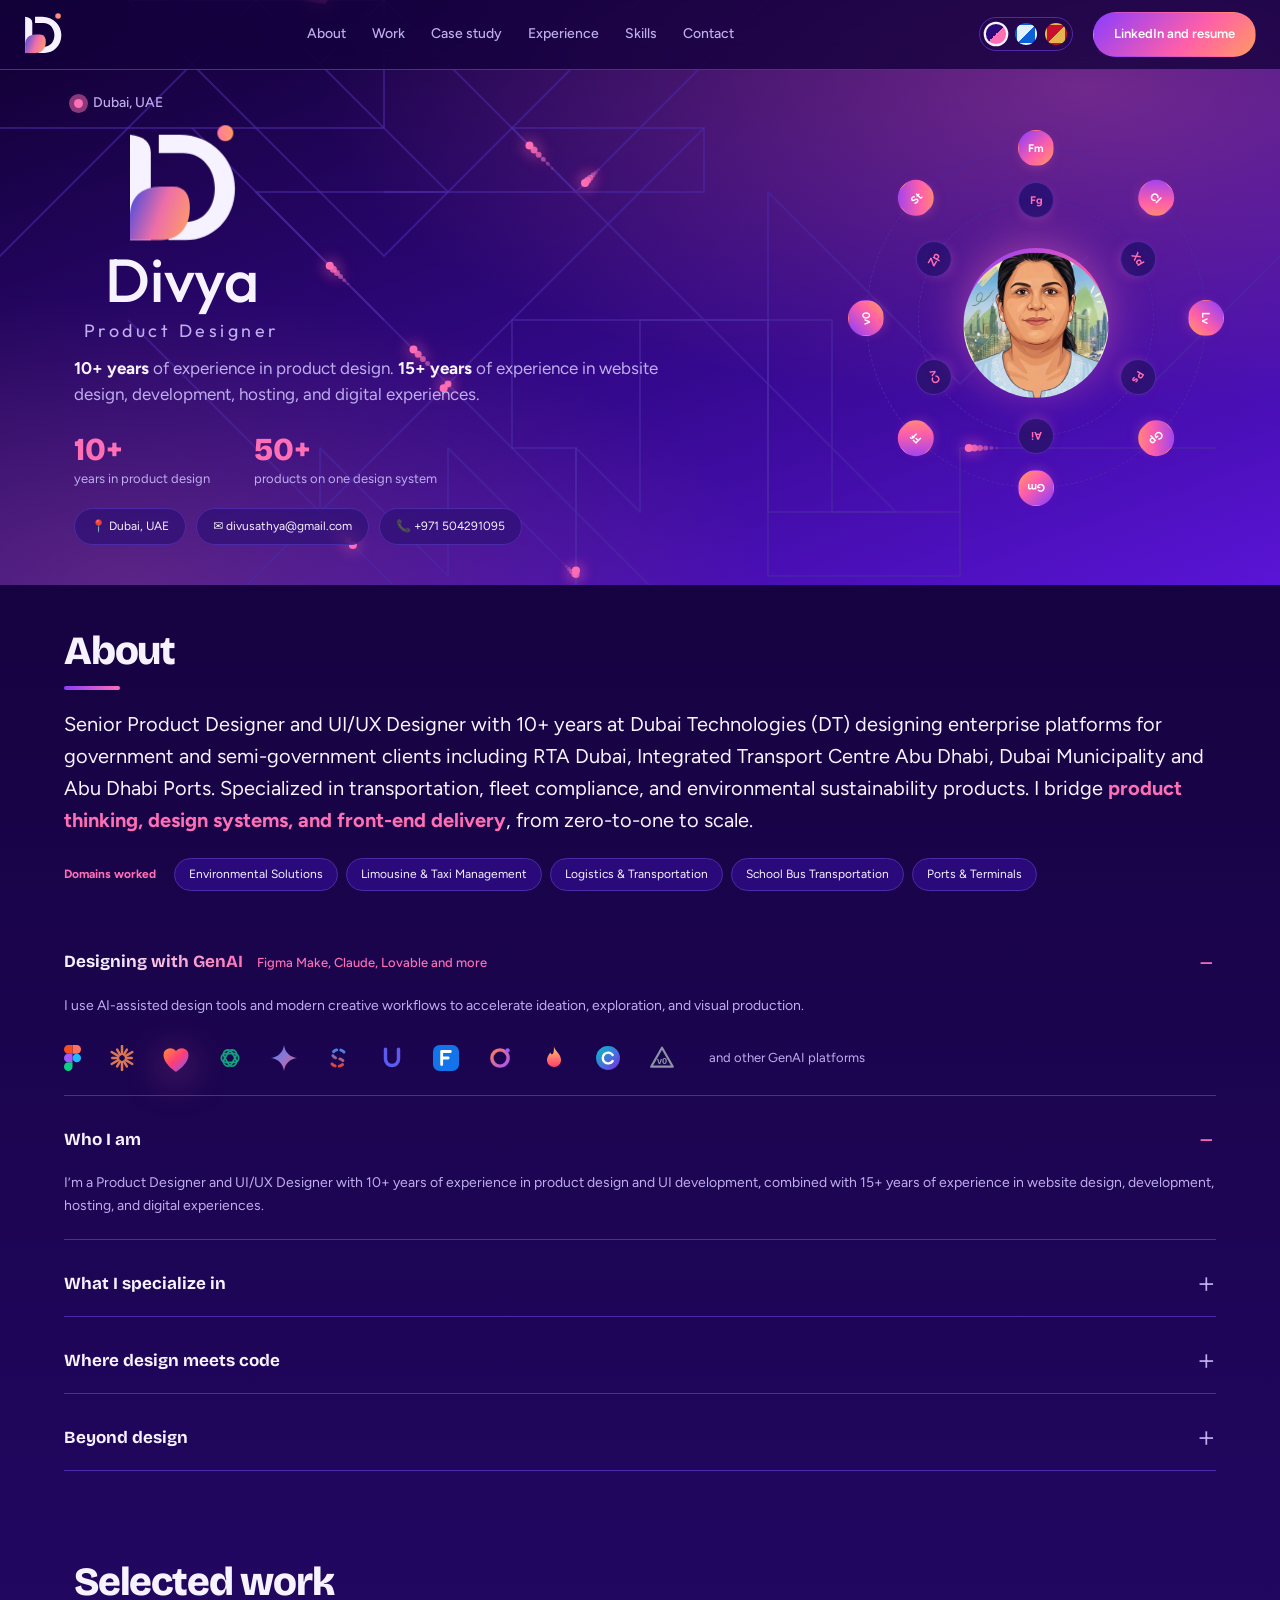
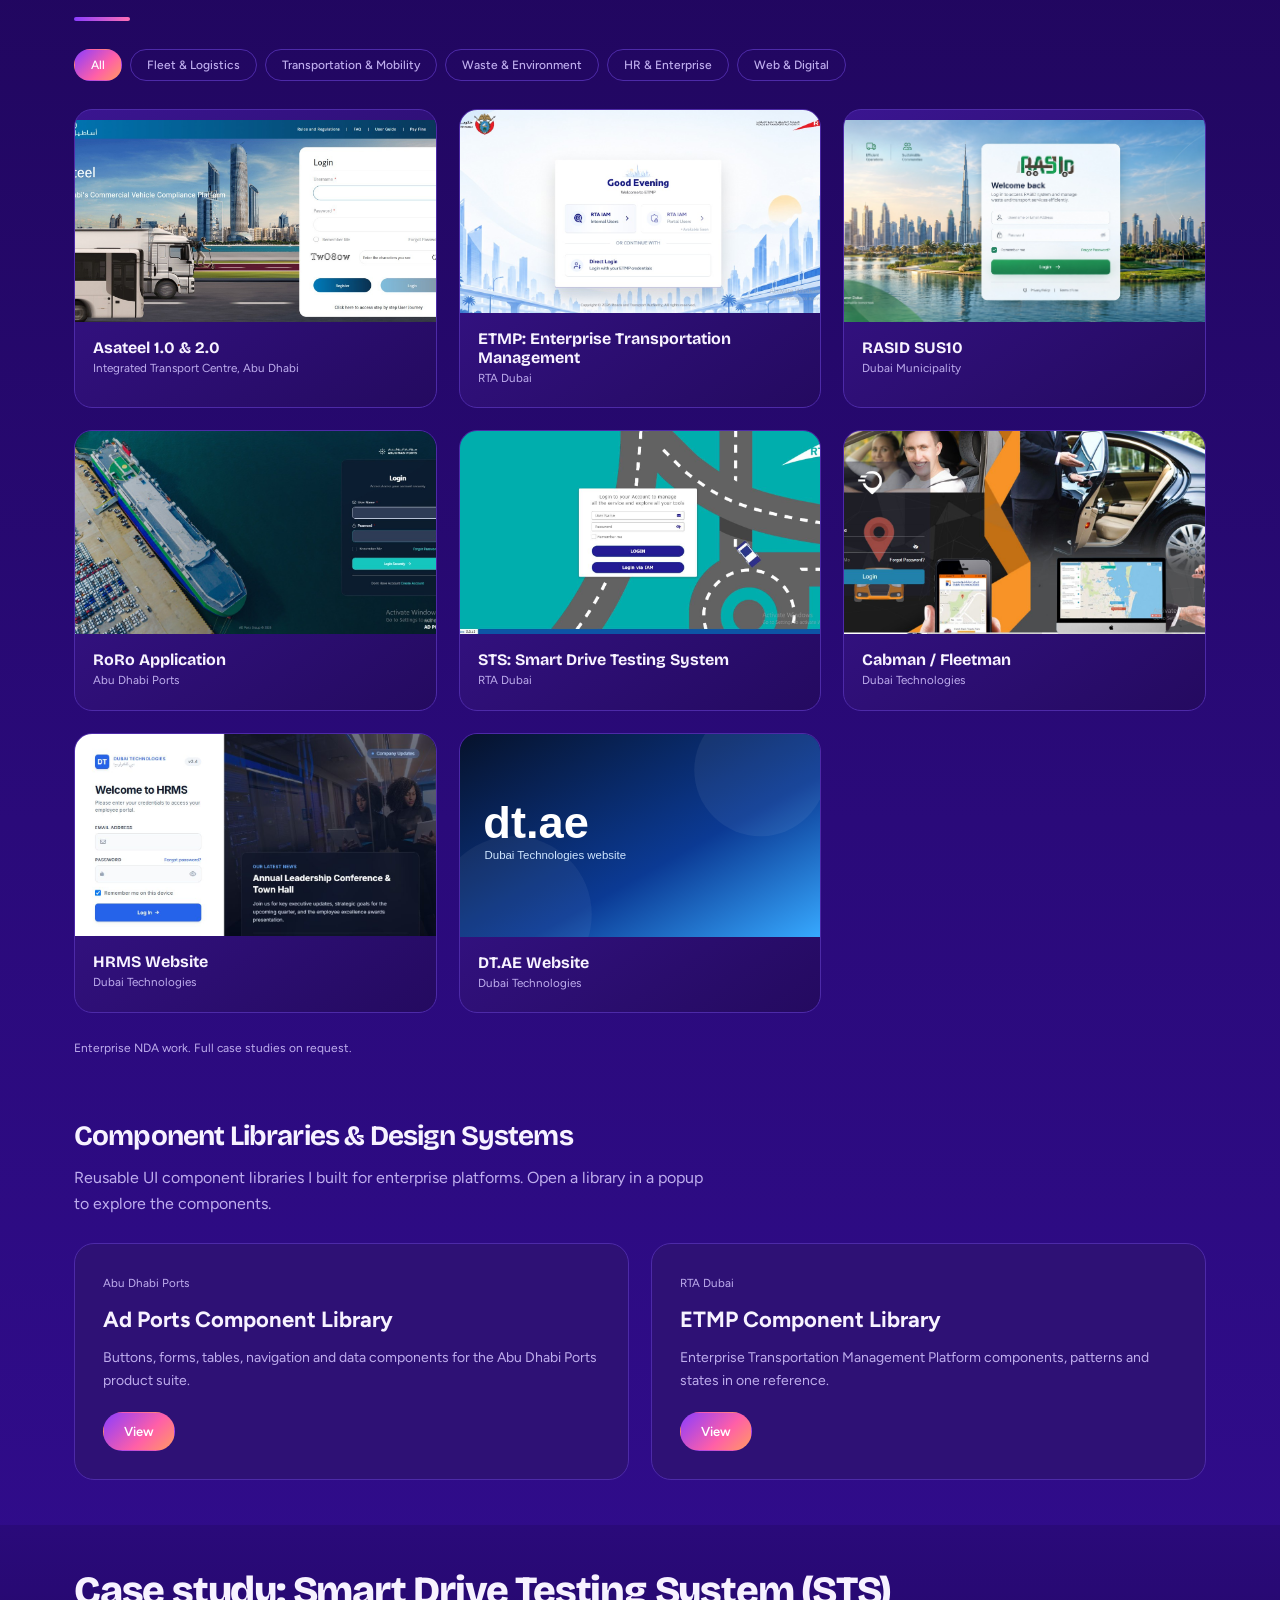
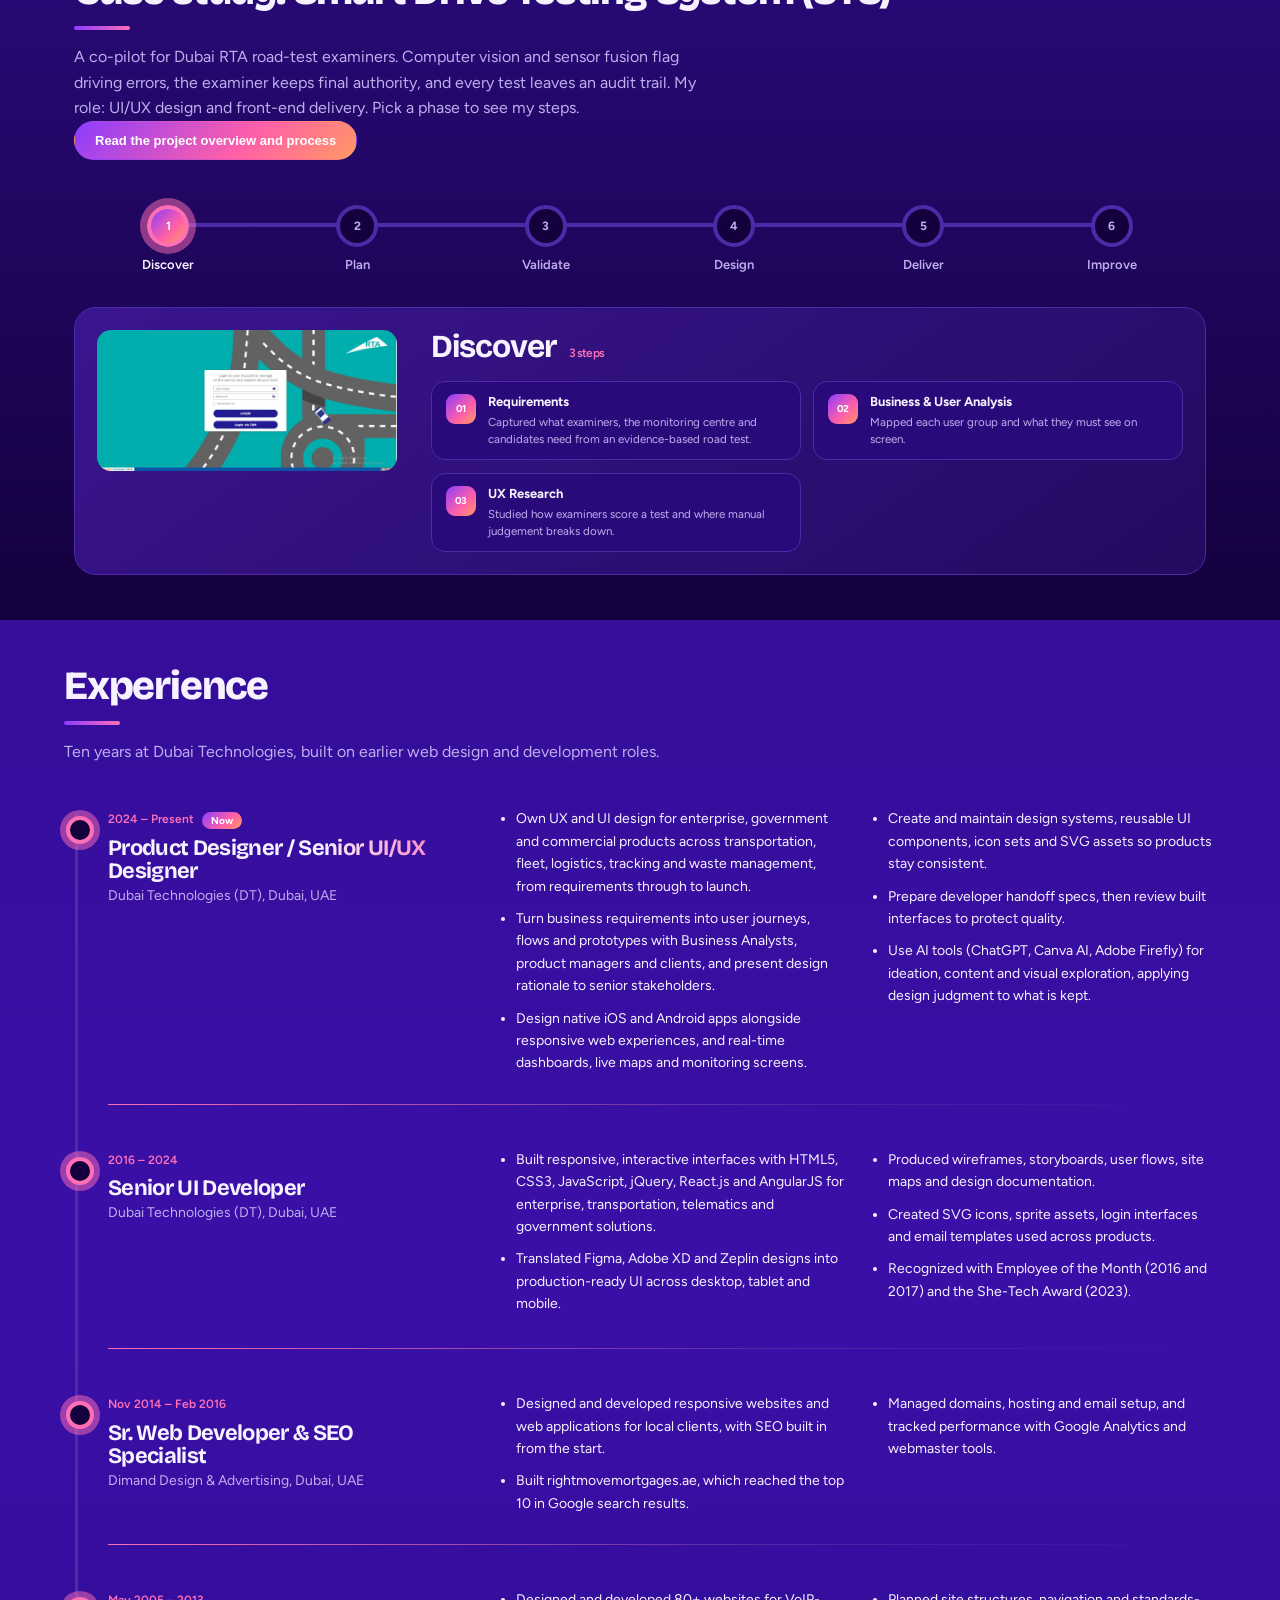
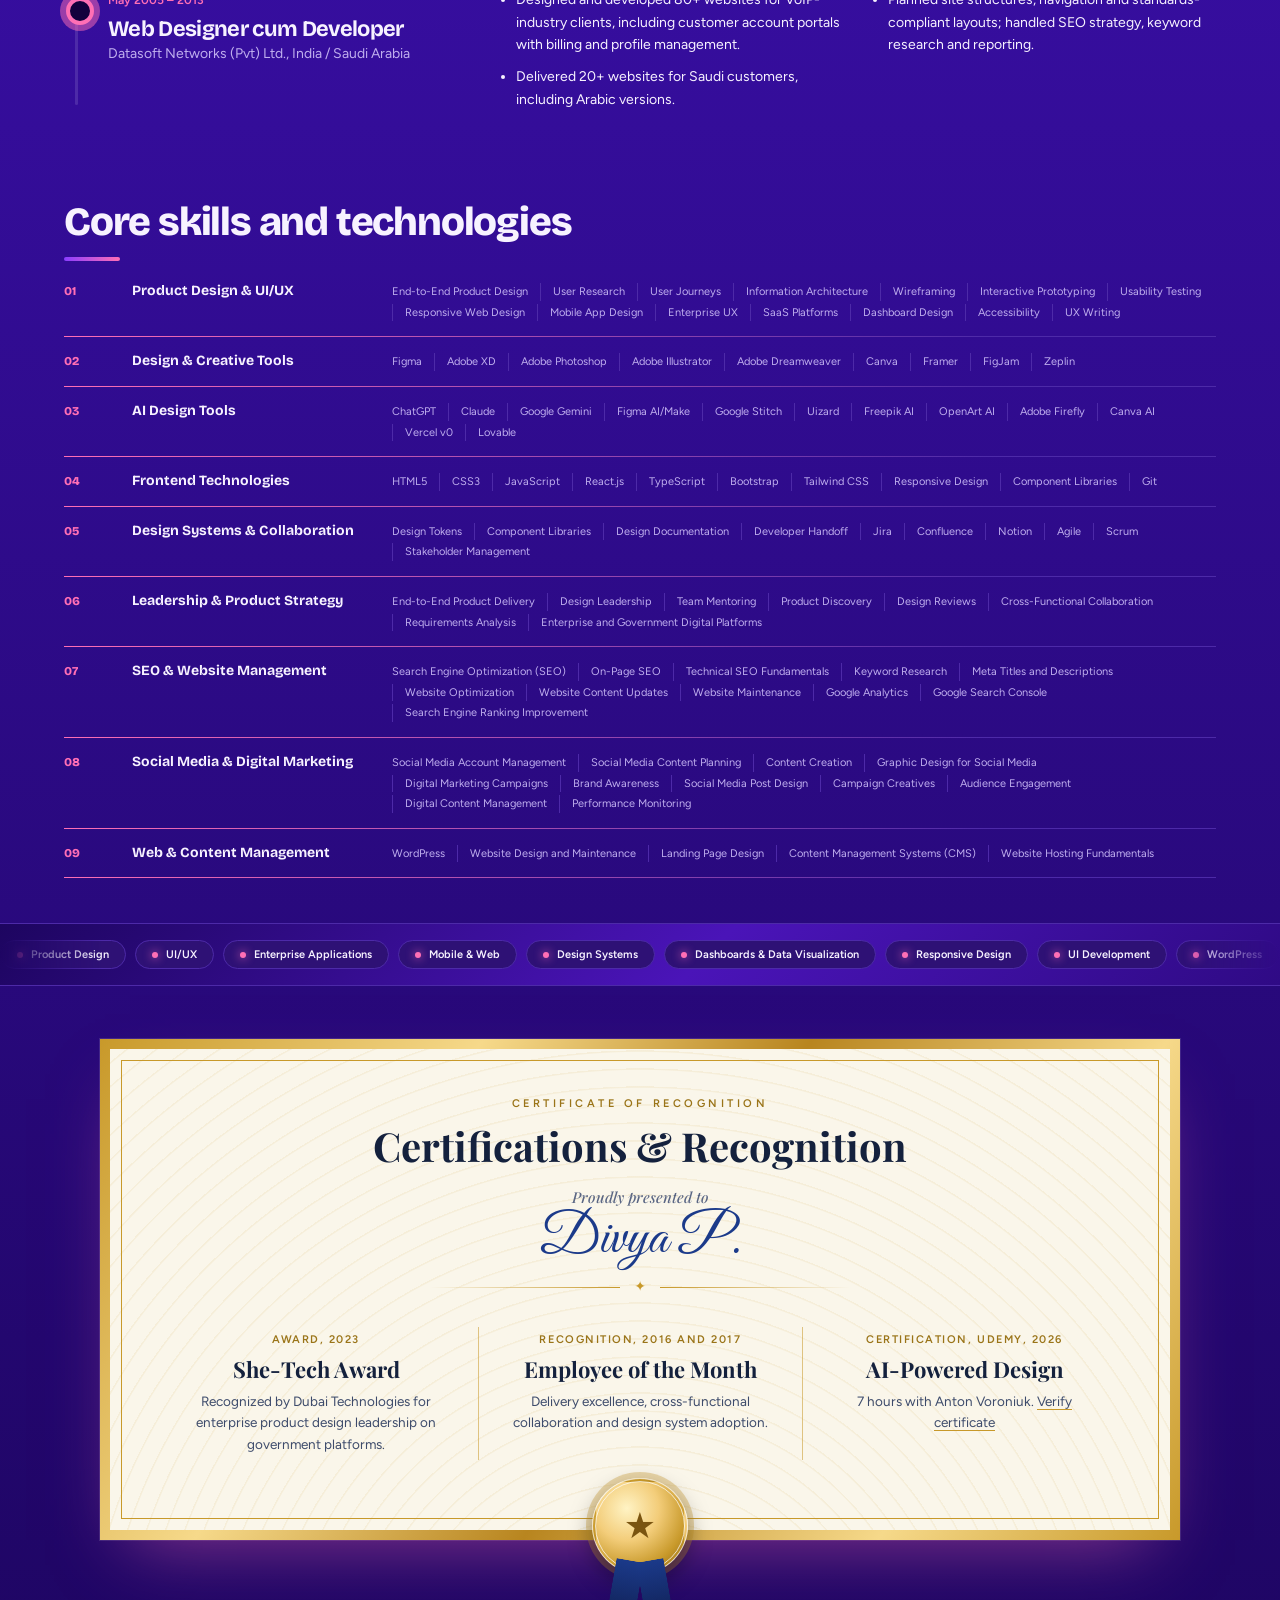
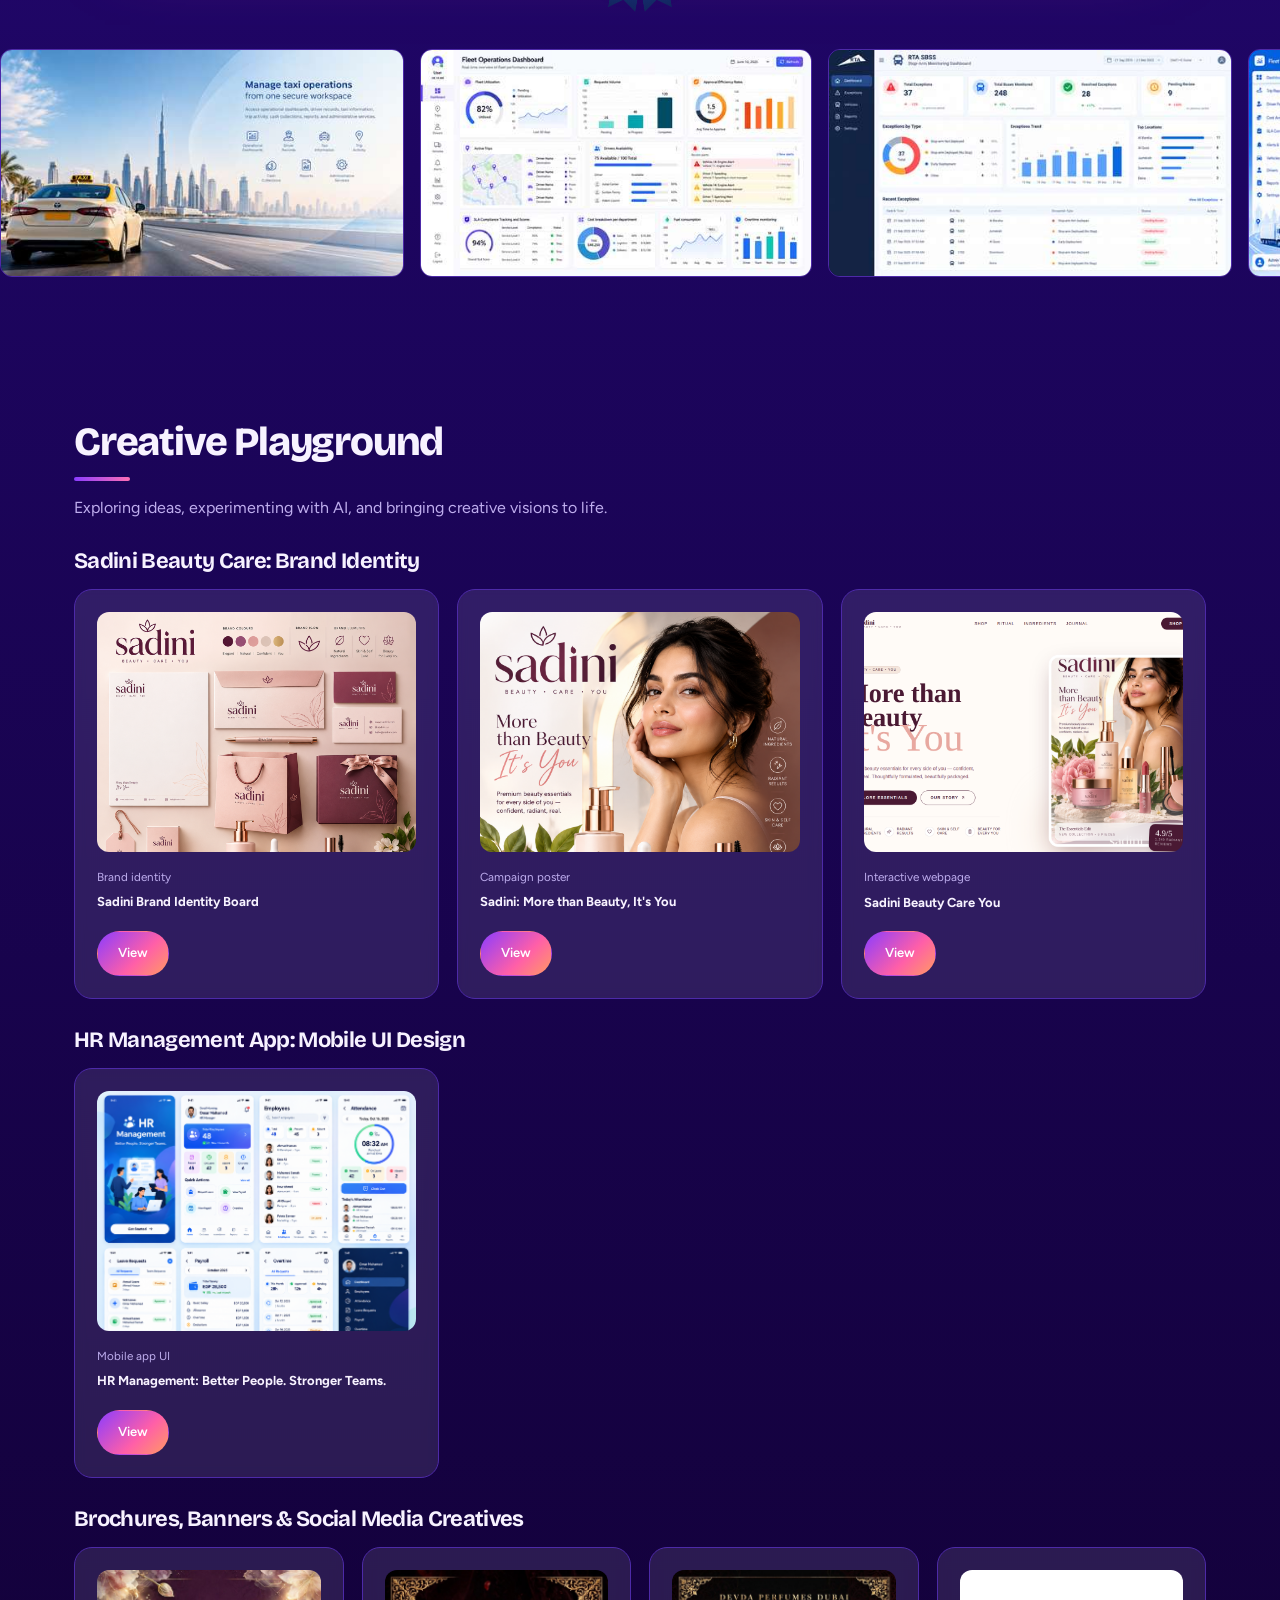
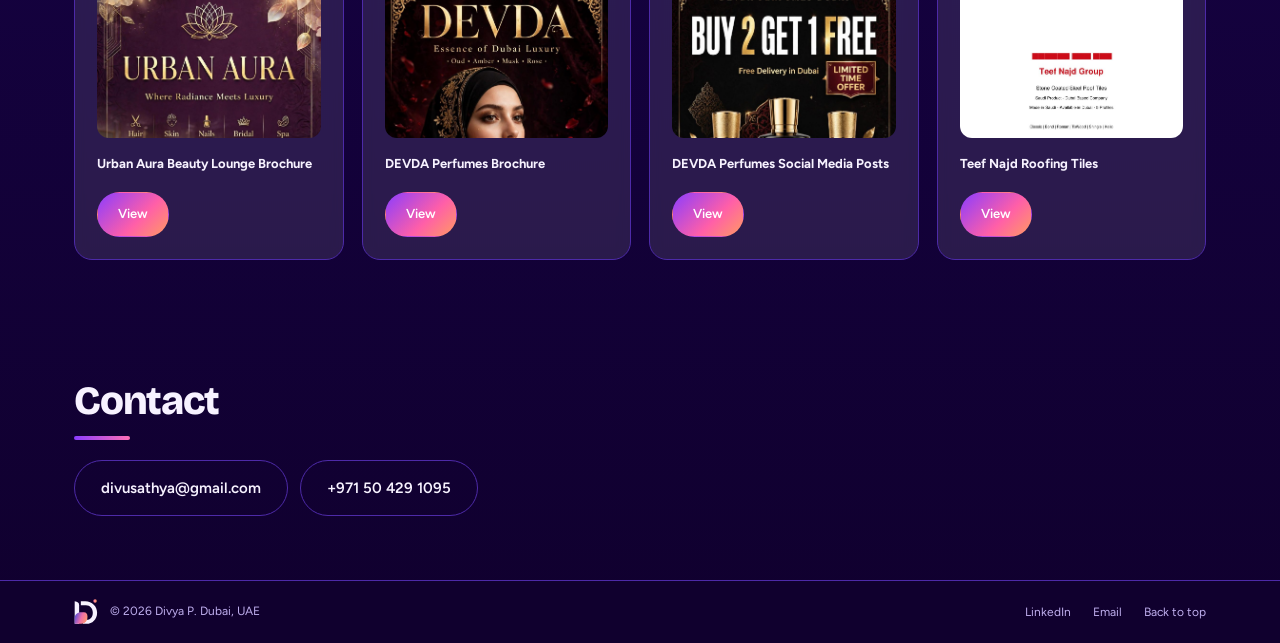
<file: portfolio.html>
<!DOCTYPE html>
<html lang="en" data-theme="dark">
<head>
<meta charset="UTF-8">
<meta name="viewport" content="width=device-width, initial-scale=1">
<title>Divya P. — Senior Product Designer</title>
<link rel="icon" type="image/svg+xml" href="favicon.svg">
<link rel="icon" type="image/png" sizes="32x32" href="favicon-32.png">
<link rel="icon" href="favicon.ico" sizes="any">
<link rel="apple-touch-icon" href="apple-touch-icon.png">
<meta name="theme-color" content="#14003d">
<link rel="preconnect" href="https://fonts.googleapis.com">
<link rel="preconnect" href="https://fonts.gstatic.com" crossorigin>
<link href="https://fonts.googleapis.com/css2?family=Bricolage+Grotesque:opsz,wght@12..96,500;12..96,800&family=Figtree:wght@400;500;600&family=Outfit:wght@400;500&family=Playfair+Display:ital,wght@0,500;0,700;1,500&family=Great+Vibes&display=swap" rel="stylesheet">
<link rel="stylesheet" href="styles.css">
</head>
<body>
<svg width="0" height="0" style="position:absolute" aria-hidden="true"><defs><linearGradient id="gb" gradientUnits="userSpaceOnUse" x1="465" y1="540" x2="650" y2="610"><stop offset="0" stop-color="#5b50d8"/><stop offset=".5" stop-color="#ee6fa8"/><stop offset="1" stop-color="#ff9b6a"/></linearGradient><linearGradient id="gd"><stop offset="0" stop-color="#ff7aa2"/><stop offset="1" stop-color="#ff9a62"/></linearGradient></defs></svg>
<header class="nav">
  <a class="logo" href="#top" aria-label="Divya, Product Designer"><svg id="lgm" viewBox="455 290 350 380" aria-hidden="true"></svg></a>
  <nav><a href="#about">About</a><a href="#work">Work</a><a href="#case">Case study</a><a href="#experience">Experience</a><a href="#skillsec">Skills</a><a href="#contact">Contact</a></nav>
  <div class="sw" id="sw" role="group" aria-label="Colour theme"><button data-t="dark" aria-label="Dark blue theme" title="Dark blue"></button><button data-t="light" aria-label="Light blue theme" title="Light blue"></button><button data-t="gold" aria-label="Red and gold theme" title="Red and gold"></button></div>
  <a class="btn solid" data-li href="https://www.linkedin.com/in/divusathya">LinkedIn and resume</a>
</header>

<section class="hero" id="top">
  <canvas id="fleet" aria-hidden="true"></canvas>
  <div class="wrap hero-in"><div class="hg">
    <div class="hl">
      <p class="tag"><i></i>Dubai, UAE</p>
      <h1 class="lg-h" aria-label="Divya, Product Designer"><svg id="lg" class="lg" viewBox="290 280 680 700" aria-hidden="true"></svg></h1>
      <p class="exp"><b>10+ years</b> of experience in product design. <b>15+ years</b> of experience in website design, development, hosting, and digital experiences.</p>
      <ul class="stats">
      <li><b>10+</b>years in product design</li>
      <li><b>50+</b>products on one design system</li>
    </ul>
      <div class="pills"><span>📍 Dubai, UAE</span><a href="mailto:divusathya@gmail.com">✉️ divusathya@gmail.com</a><a href="tel:+971504291095">📞 +971 504291095</a></div>
    </div>
    <div class="orb" aria-label="Design tools and AI tools">
      <div class="og"><div class="core"><img src="images/divya.jpg" alt="Illustrated portrait of Divya"></div><div class="ring r1"></div><div class="ring r2"></div></div>
    </div>
  </div></div>
</section>


<main>
<section class="wrap sec" id="about">
  <h2>About</h2>
  <p class="lead2">Senior Product Designer and UI/UX Designer with 10+ years at Dubai Technologies (DT) designing enterprise platforms for government and semi-government clients including RTA Dubai, Integrated Transport Centre Abu Dhabi, Dubai Municipality and Abu Dhabi Ports. Specialized in transportation, fleet compliance, and environmental sustainability products. I bridge <b>product thinking, design systems, and front-end delivery</b>, from zero-to-one to scale.</p>
  <div class="dom"><b>Domains worked</b><span class="chip">Environmental Solutions</span><span class="chip">Limousine &amp; Taxi Management</span><span class="chip">Logistics &amp; Transportation</span><span class="chip">School Bus Transportation</span><span class="chip">Ports &amp; Terminals</span></div>
  <div class="acc" id="acc">
    <div class="ai on" id="aix"><button aria-expanded="true"><span><b>Designing with GenAI</b><em>Figma Make, Claude, Lovable and more</em></span></button><div class="b"><div>
      <p>I use AI-assisted design tools and modern creative workflows to accelerate ideation, exploration, and visual production.</p>
      <div class="aic" id="aic"></div>
    </div></div></div>
  </div>
</section>

<section class="wrap sec" id="work">
  <h2>Selected work</h2>
  <div class="tabs" id="tabs"></div>
  <div class="grid" id="grid"></div>
  <p class="note">Enterprise NDA work. Full case studies on request.</p>

  <div class="cl-block" id="component-libraries">
    <h3 class="cl-h">Component Libraries &amp; Design Systems</h3>
    <p class="sub">Reusable UI component libraries I built for enterprise platforms. Open a library in a popup to explore the components.</p>
    <div class="cl-grid">
      <article class="cl-card">
        <small>Abu Dhabi Ports</small>
        <h4>Ad Ports Component Library</h4>
        <p>Buttons, forms, tables, navigation and data components for the Abu Dhabi Ports product suite.</p>
        <div class="cl-act"><button type="button" class="btn solid" data-cl="Ad-Ports-Component-Library.html" data-cl-title="Ad Ports Component Library">View</button></div>
      </article>
      <article class="cl-card">
        <small>RTA Dubai</small>
        <h4>ETMP Component Library</h4>
        <p>Enterprise Transportation Management Platform components, patterns and states in one reference.</p>
        <div class="cl-act"><button type="button" class="btn solid" data-cl="Etmp-Component-Library-Final.html" data-cl-title="ETMP Component Library">View</button></div>
      </article>
    </div>
  </div>
</section>

<section class="sec band" id="case">
  <div class="wrap">
    <h2>Case study: Smart Drive Testing System (STS)</h2>
    <p class="sub">A co-pilot for Dubai RTA road-test examiners. Computer vision and sensor fusion flag driving errors, the examiner keeps final authority, and every test leaves an audit trail. My role: UI/UX design and front-end delivery. Pick a phase to see my steps.</p>
    <p><button class="btn solid" id="cs-open">Read the project overview and process</button></p>
    <div class="case">
      <div class="line" id="line" role="tablist"></div>
      <div class="panel">
        <img src="images/img-05.png" alt="STS login screen">
        <div id="stage" aria-live="polite"></div>
      </div>
    </div>
  </div>
</section>

<section class="wrap sec" id="experience">
  <h2>Experience</h2>
  <p class="sub">Ten years at Dubai Technologies, built on earlier web design and development roles.</p>
  <div class="tl" id="tl"></div>
</section>

<section class="wrap sec" id="skillsec">
  <h2>Core skills and technologies</h2>
  <div class="skills" id="skills"></div>
</section>

<section class="focus" aria-label="Core focus"><div class="mq"><div id="mq1"></div></div></section>

<section class="wrap sec" id="recognition">
  <div class="cert rv">
    <div class="cin">
      <div class="csh"></div>
      <p class="ceb">Certificate of recognition</p>
      <h2>Certifications &amp; Recognition</h2>
      <p class="cpr">Proudly presented to</p>
      <p class="cnm">Divya P.</p>
      <div class="cor"><i></i><b>✦</b><i></i></div>
      <div class="cgrid">
        <div class="ci"><small>Award, 2023</small><h3>She-Tech Award</h3><p>Recognized by Dubai Technologies for enterprise product design leadership on government platforms.</p></div>
        <div class="ci"><small>Recognition, 2016 and 2017</small><h3>Employee of the Month</h3><p>Delivery excellence, cross-functional collaboration and design system adoption.</p></div>
        <a class="ci" href="https://ude.my/UC-b30d39fb-7857-402e-9c4b-e335a226f9ac" target="_blank" rel="noopener noreferrer"><small>Certification, Udemy, 2026</small><h3>AI-Powered Design</h3><p>7 hours with Anton Voroniuk. <u>Verify certificate</u></p></a>
      </div>
      <div class="cseal" aria-hidden="true">★</div>
    </div>
  </div>
</section>

<section class="sec gal-sec" aria-label="More screens"><div class="gal" id="gal"></div></section>
</main>



<section class="sec foot cp" id="playground">
  <div class="wrap">
    <h2>Creative Playground</h2>
    <p class="sub">Exploring ideas, experimenting with AI, and bringing creative visions to life.</p>
    <h3 class="cp-h">Sadini Beauty Care: Brand Identity</h3>
    <div class="cp-grid cp-sad">
      <button type="button" class="cp-card cp-img" data-cl="Sadini-Brand-Identity.png" data-cl-title="Sadini Brand Identity"><img src="Sadini-Brand-Identity.png" alt="Sadini brand identity board" loading="lazy"><small>Brand identity</small><h4>Sadini Brand Identity Board</h4><span class="btn solid">View</span></button>
      <button type="button" class="cp-card cp-img" data-cl="Sadini-Poster.png" data-cl-title="Sadini Campaign Poster"><img src="Sadini-Poster.png" alt="Sadini campaign poster" loading="lazy"><small>Campaign poster</small><h4>Sadini: More than Beauty, It's You</h4><span class="btn solid">View</span></button>
      <button type="button" class="cp-card cp-img" data-cl="Sadini-Beauty-Care-You.html" data-cl-title="Sadini Beauty Care You"><img src="Sadini-Webpage.png" alt="Sadini Beauty Care You webpage" loading="lazy"><small>Interactive webpage</small><h4>Sadini Beauty Care You</h4><span class="btn solid">View</span></button>
    </div>
    <h3 class="cp-h">HR Management App: Mobile UI Design</h3>
    <div class="cp-grid cp-sad">
      <button type="button" class="cp-card cp-img" data-cl="HR-Management-App.png" data-cl-title="HR Management App"><img src="HR-Management-App.png" alt="HR Management mobile app screens" loading="lazy"><small>Mobile app UI</small><h4>HR Management: Better People. Stronger Teams.</h4><span class="btn solid">View</span></button>
    </div>
    <h3 class="cp-h">Brochures, Banners & Social Media Creatives</h3>
    <div class="cp-grid">
      <button type="button" class="cp-card cp-img" data-cl="Urban-Aura-Beauty-Lounge-Brochure.pdf" data-cl-title="Urban Aura Beauty Lounge Brochure"><img src="thumb-Urban-Aura-Beauty-Lounge-Brochure.jpg" alt="Urban Aura Beauty Lounge Brochure preview" loading="lazy"><h4>Urban Aura Beauty Lounge Brochure</h4><span class="btn solid">View</span></button>
      <button type="button" class="cp-card cp-img" data-cl="DEVDA-Perfumes-Brochure.pdf" data-cl-title="DEVDA Perfumes Brochure"><img src="thumb-DEVDA-Perfumes-Brochure.jpg" alt="DEVDA Perfumes Brochure preview" loading="lazy"><h4>DEVDA Perfumes Brochure</h4><span class="btn solid">View</span></button>
      <button type="button" class="cp-card cp-img" data-cl="DEVDA-Perfumes-Social-Media-Posts.pdf" data-cl-title="DEVDA Perfumes Social Media Posts"><img src="thumb-DEVDA-Perfumes-Social-Media-Posts.jpg" alt="DEVDA Perfumes Social Media Posts preview" loading="lazy"><h4>DEVDA Perfumes Social Media Posts</h4><span class="btn solid">View</span></button>
      <button type="button" class="cp-card cp-img" data-cl="Teef-Najd-Roofing-Tiles-With-Logo.pdf" data-cl-title="Teef Najd Roofing Tiles"><img src="thumb-Teef-Najd-Roofing-Tiles-With-Logo.jpg" alt="Teef Najd Roofing Tiles preview" loading="lazy"><h4>Teef Najd Roofing Tiles</h4><span class="btn solid">View</span></button>
    </div>
  </div>
</section>
<section class="sec foot" id="contact">
  <div class="wrap">
    <h2>Contact</h2>
    <div class="cta"><a class="btn big" href="mailto:divusathya@gmail.com">divusathya@gmail.com</a><a class="btn big" href="tel:+971504291095">+971 50 429 1095</a></div>
  </div>
</section>
<footer class="sfoot"><div class="wrap sf"><span><svg id="lgf" viewBox="455 290 350 380" aria-hidden="true"></svg>© <span id="yr">2026</span> Divya P. Dubai, UAE</span><div><a data-li href="https://www.linkedin.com/in/divusathya">LinkedIn</a><a href="mailto:divusathya@gmail.com">Email</a><a href="#top">Back to top</a></div></div></footer>

<div id="modal" class="modal" role="dialog" aria-modal="true" hidden>
  <div class="scrim" data-x></div>
  <div class="card">
    <button class="icon x" data-x aria-label="Close">✕</button>
    <img id="m-img" alt="">
    <div class="mt"><small id="m-meta"></small><h3 id="m-title"></h3><p id="m-desc"></p><span class="chip" id="m-conf">Confidential enterprise work</span><a id="m-link" class="btn solid" target="_blank" rel="noopener noreferrer" hidden></a></div>
  </div>
</div>
<div id="cs" class="modal" role="dialog" aria-modal="true" aria-label="Smart Drive Testing System case study" hidden>
  <div class="scrim" data-cx></div>
  <div class="card cs"><button class="icon x" data-cx aria-label="Close">✕</button><div id="csb"></div></div>
</div>
<div id="cl-modal" class="modal" role="dialog" aria-modal="true" aria-labelledby="cl-title" hidden>
  <div class="scrim" data-clx></div>
  <div class="cl-win">
    <div class="cl-bar"><h3 id="cl-title"></h3><button class="icon x" data-clx aria-label="Close">✕</button></div>
    <iframe id="cl-frame" title="Component library preview"></iframe>
  </div>
</div>
<script src="script.js"></script>
<script>
(function(){
var m=document.getElementById("cl-modal"),f=document.getElementById("cl-frame"),t=document.getElementById("cl-title"),last;
function openCl(src,title){last=document.activeElement;t.textContent=title;f.src=src;m.hidden=false;document.body.style.overflow="hidden";m.querySelector(".x").focus()}
function closeCl(){m.hidden=true;f.src="about:blank";document.body.style.overflow="";if(last)last.focus()}
document.querySelectorAll("[data-cl]").forEach(function(b){b.addEventListener("click",function(){openCl(b.dataset.cl,b.dataset.clTitle)})});
m.querySelectorAll("[data-clx]").forEach(function(e){e.addEventListener("click",closeCl)});
document.addEventListener("keydown",function(e){if(e.key==="Escape"&&!m.hidden)closeCl()});
})();
</script>
</body>
</html>
</file>
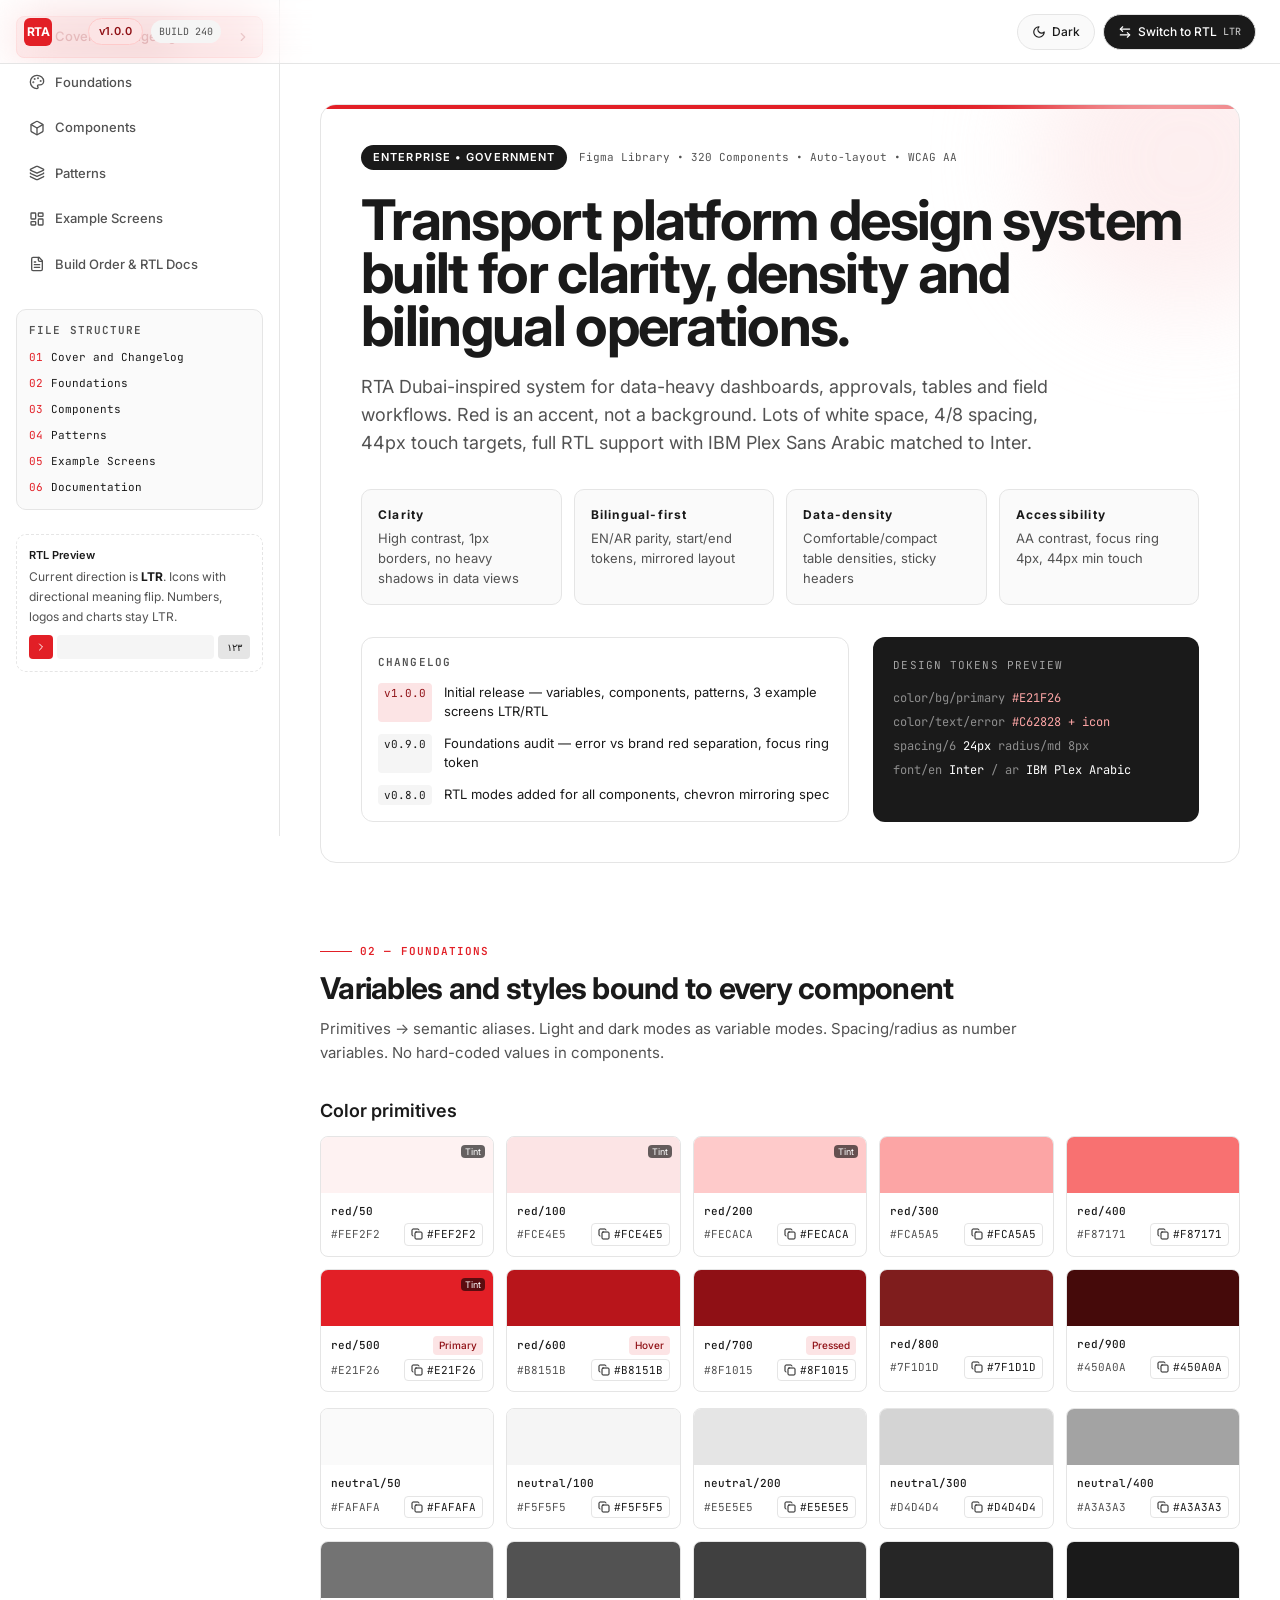
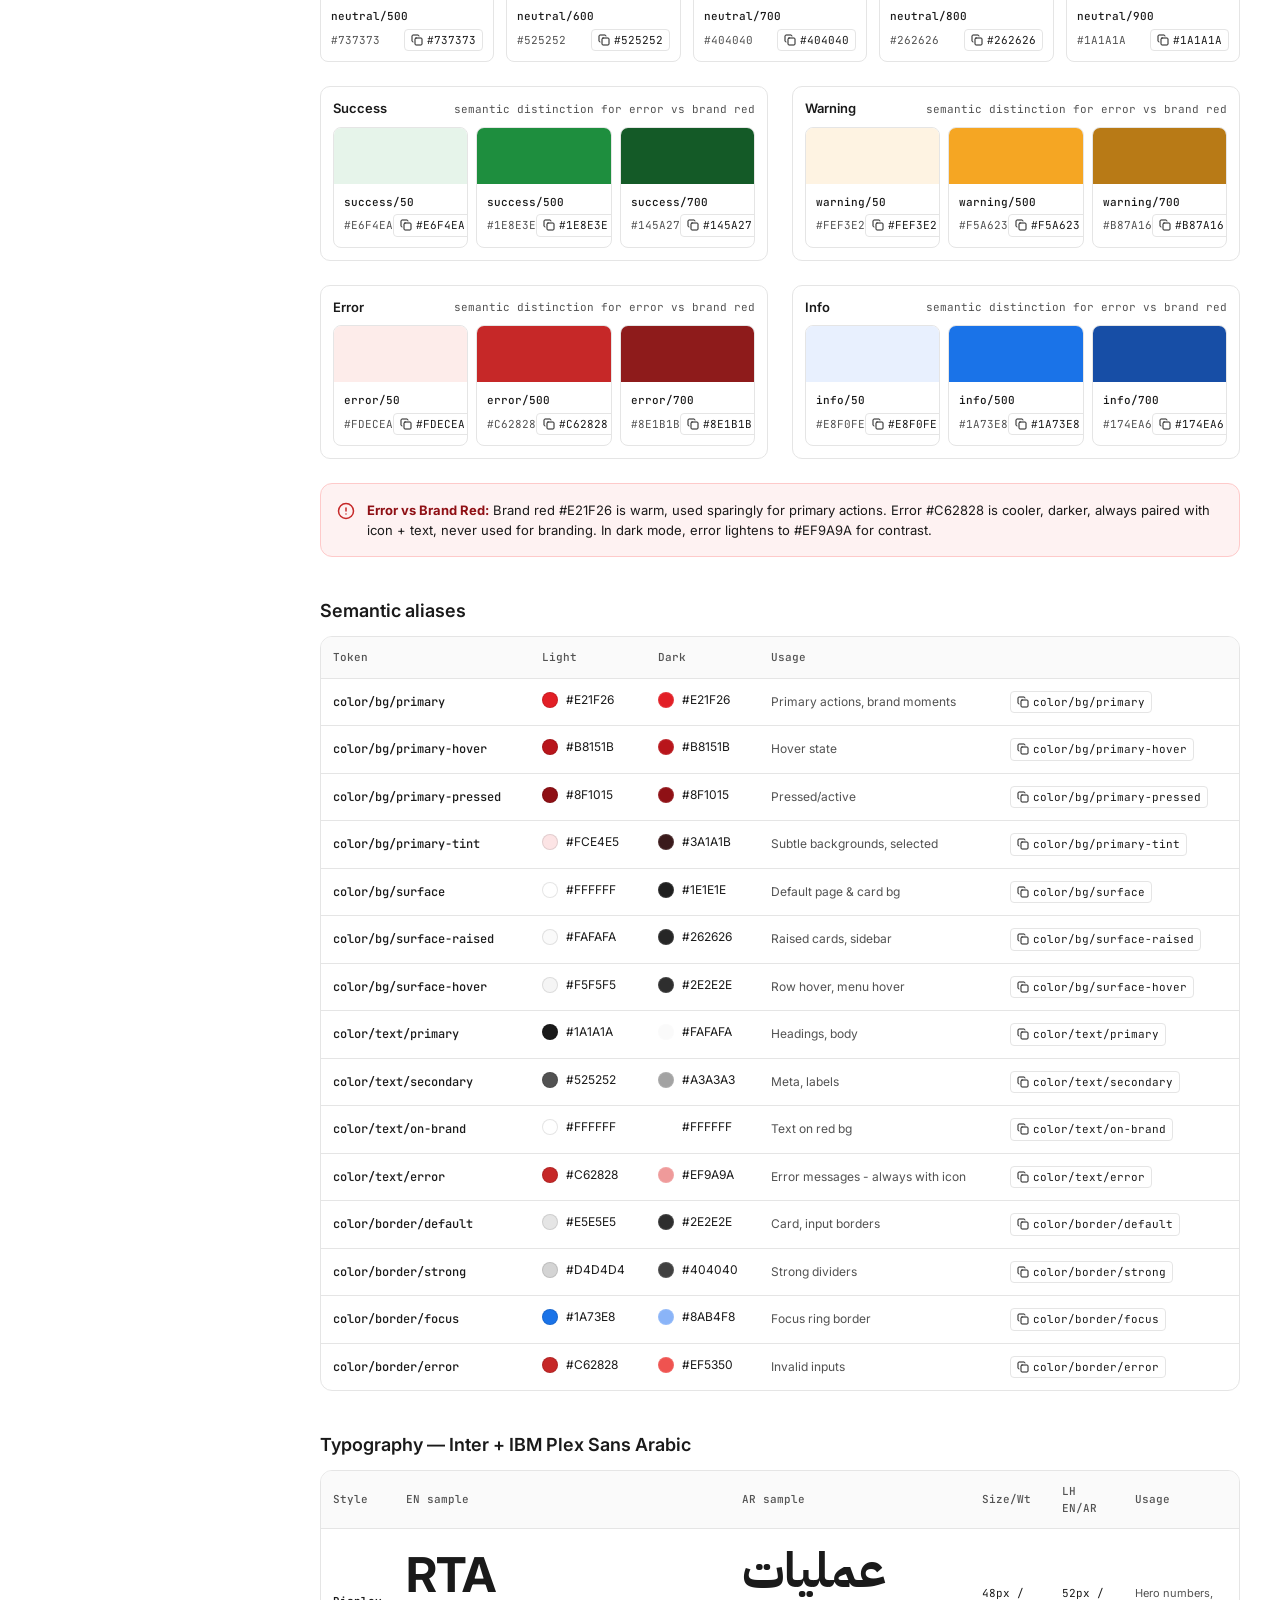
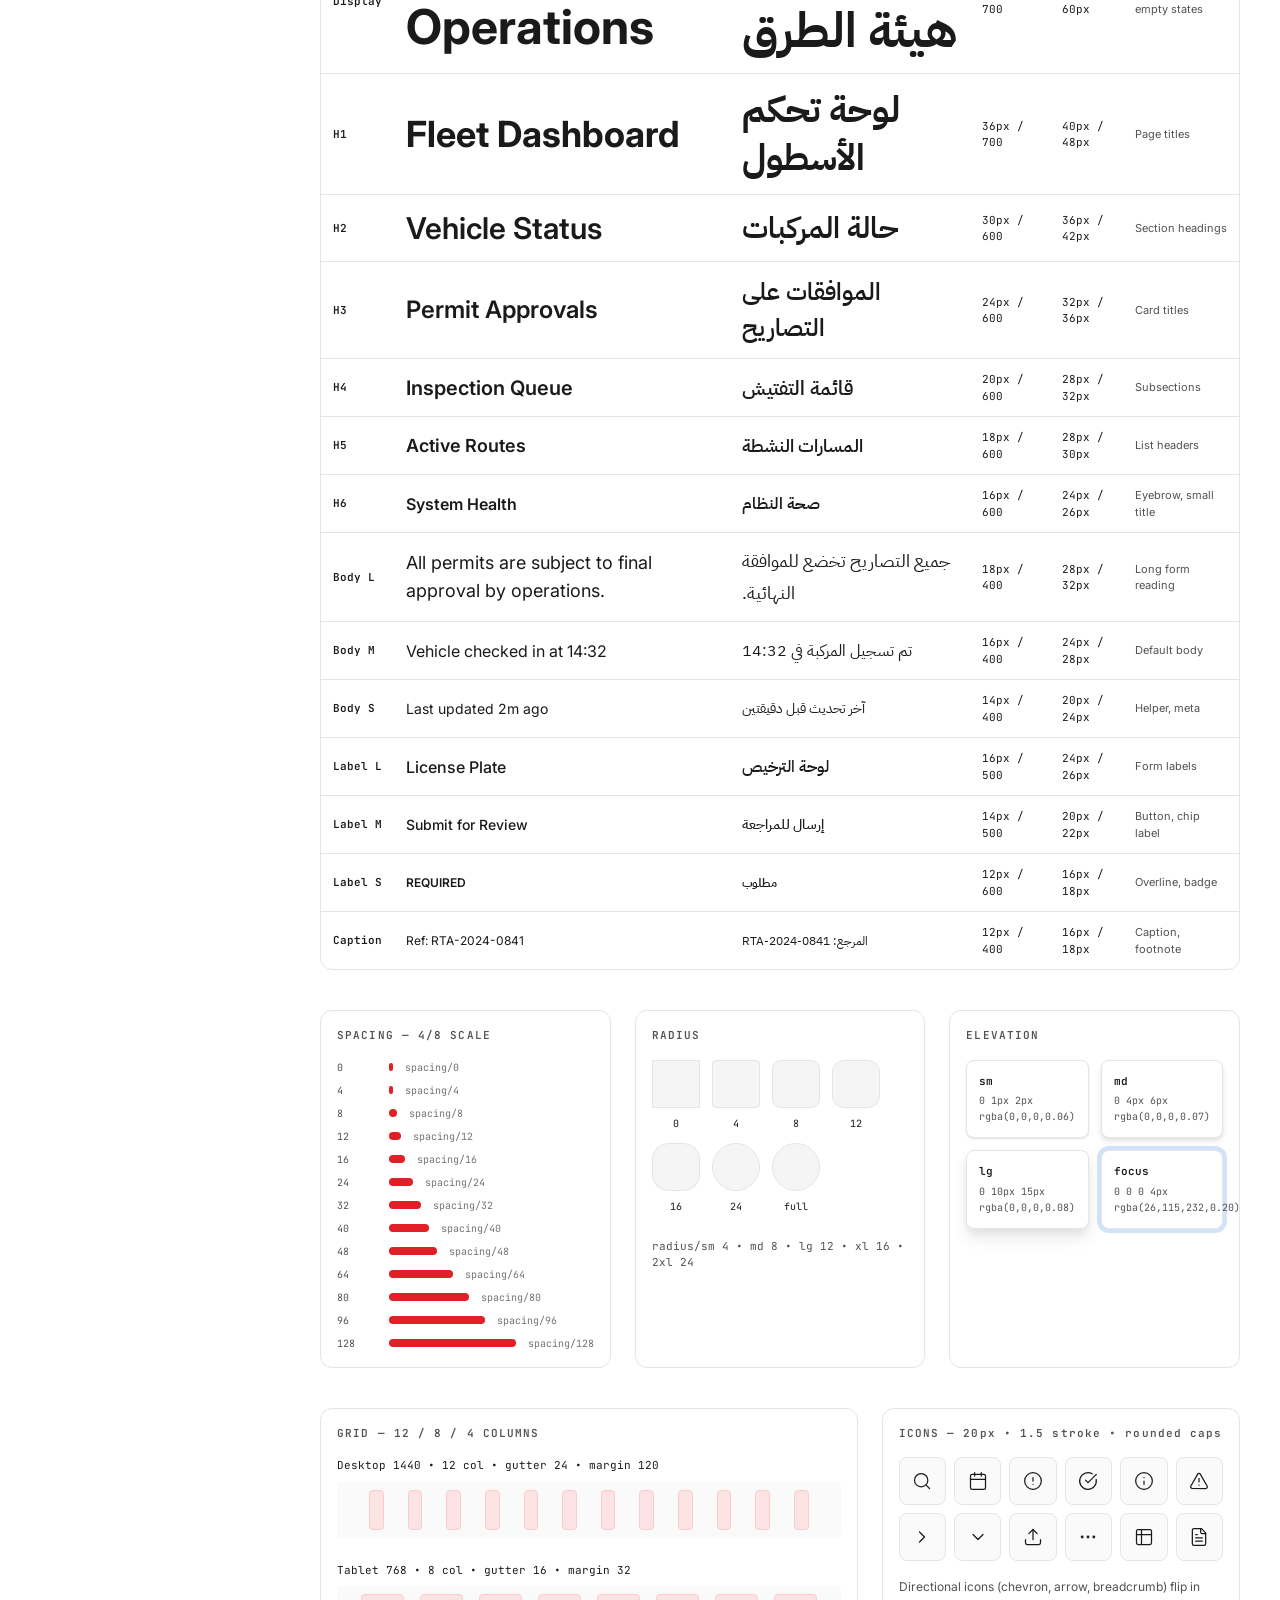
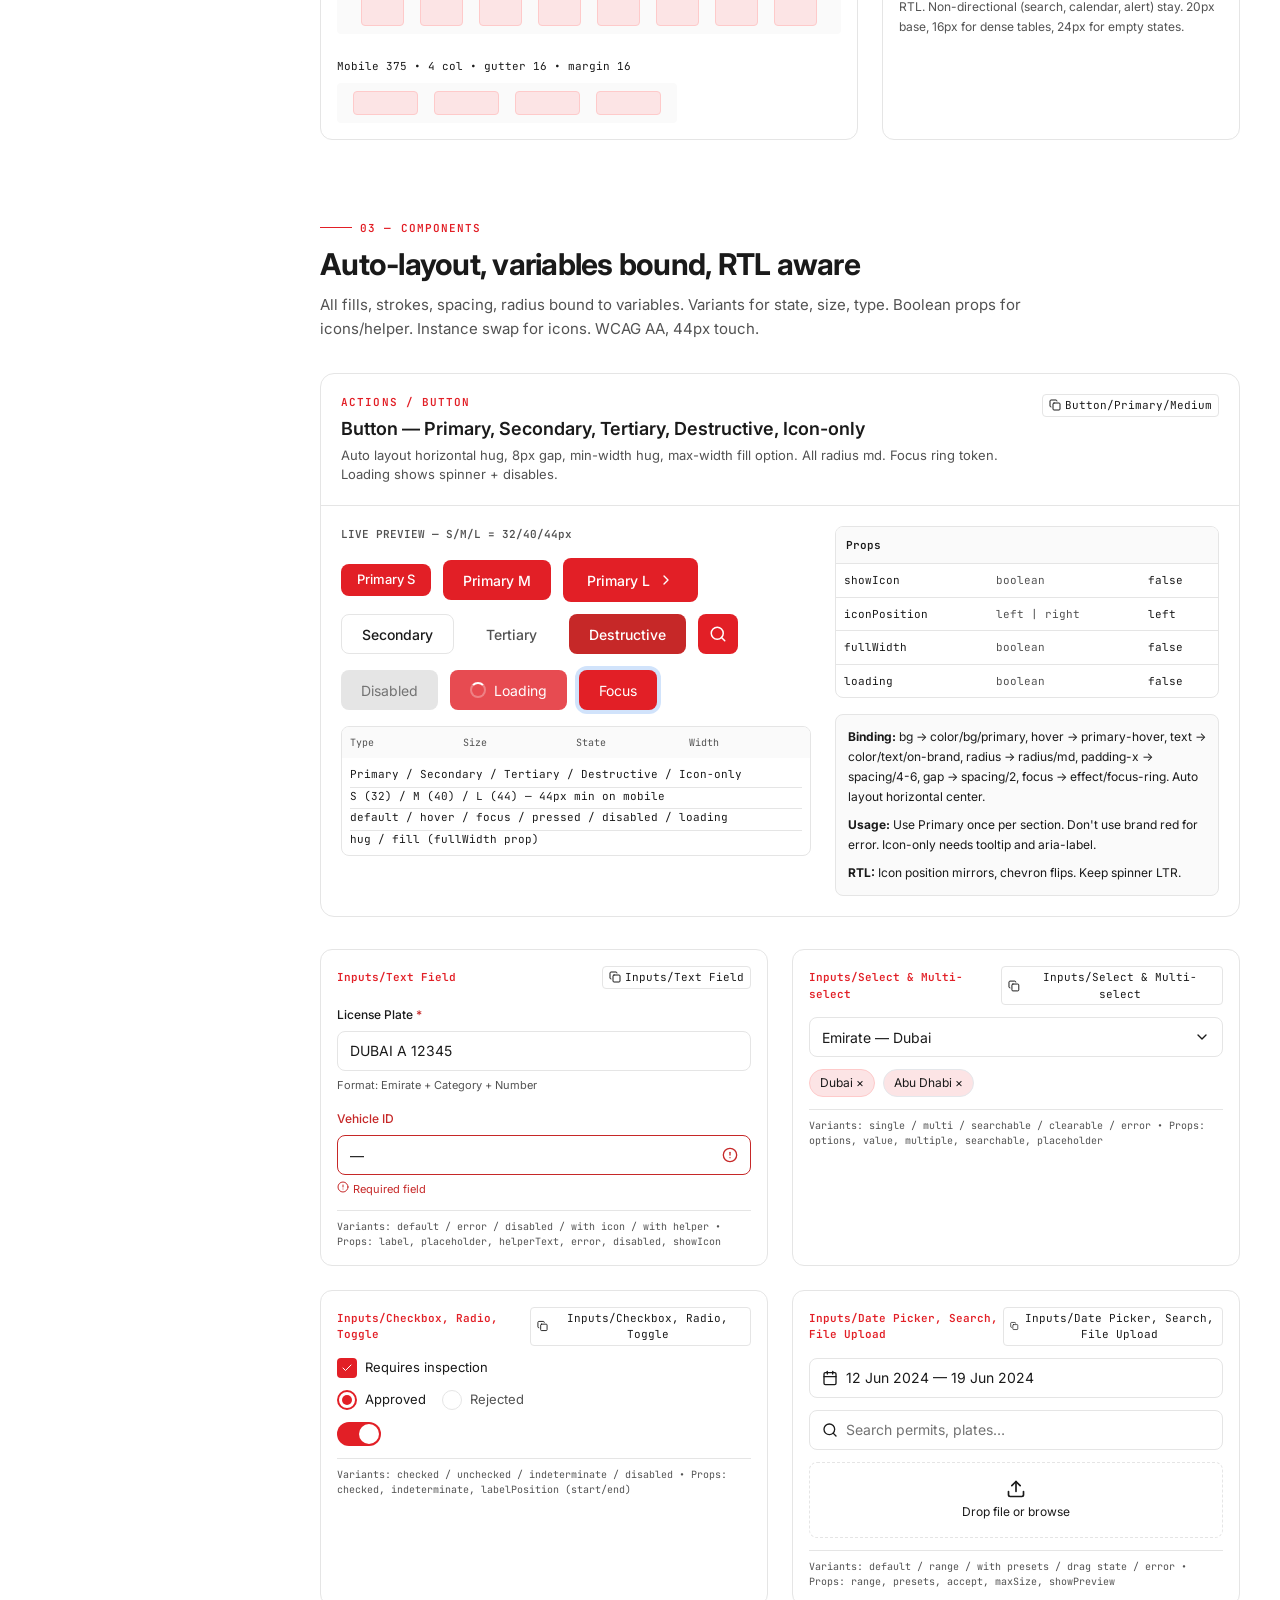
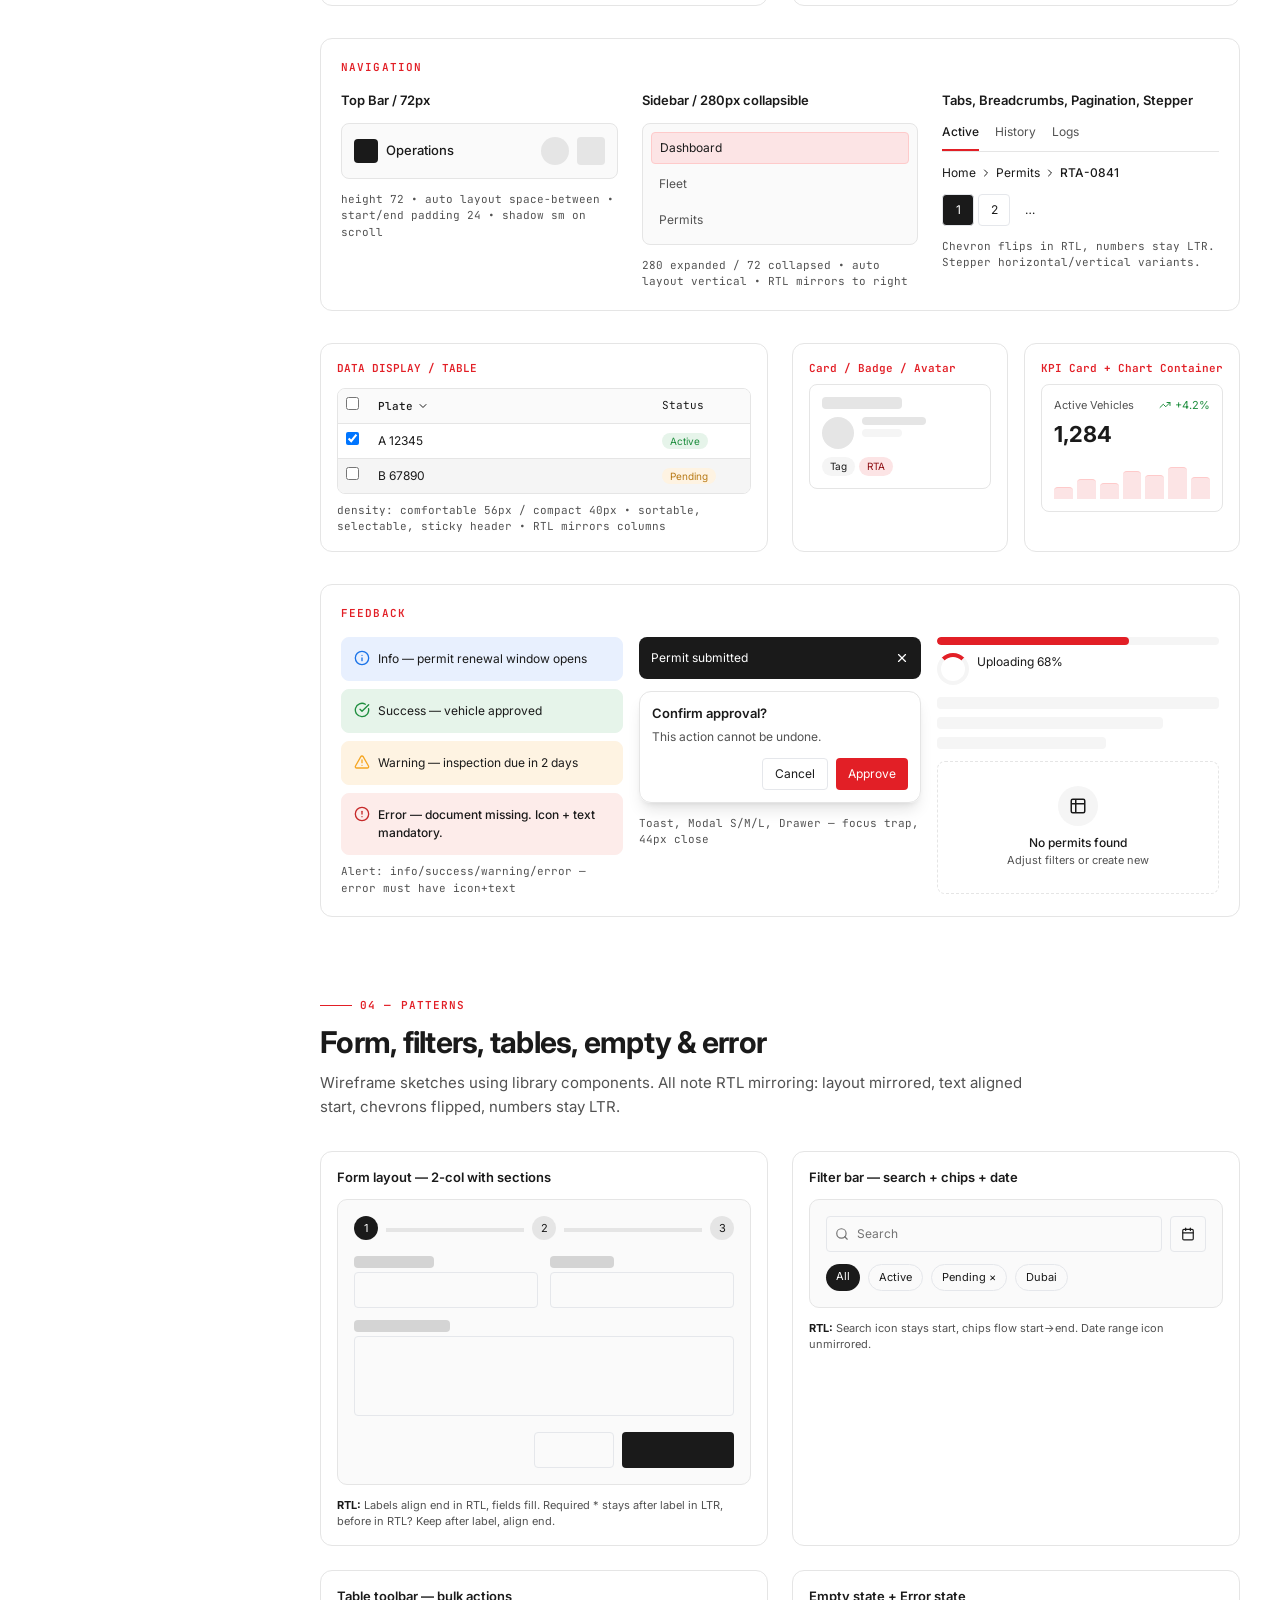
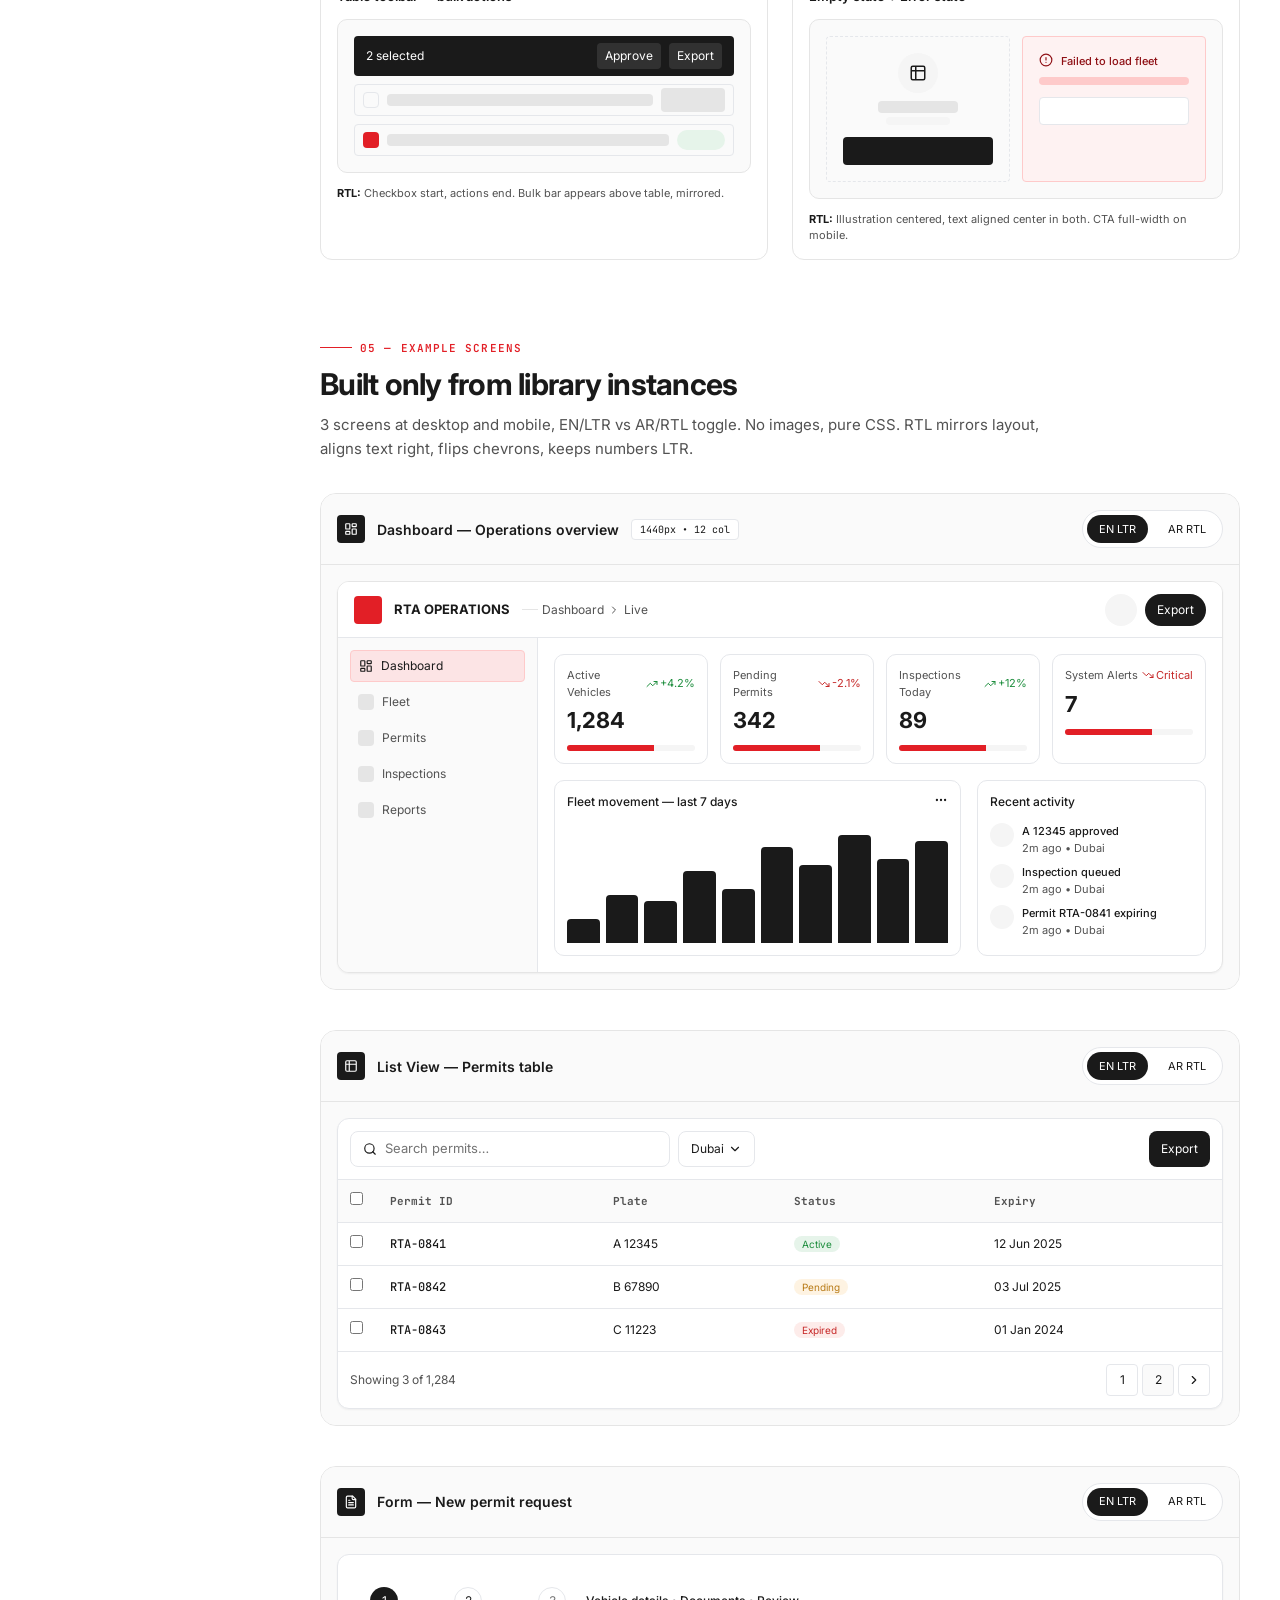
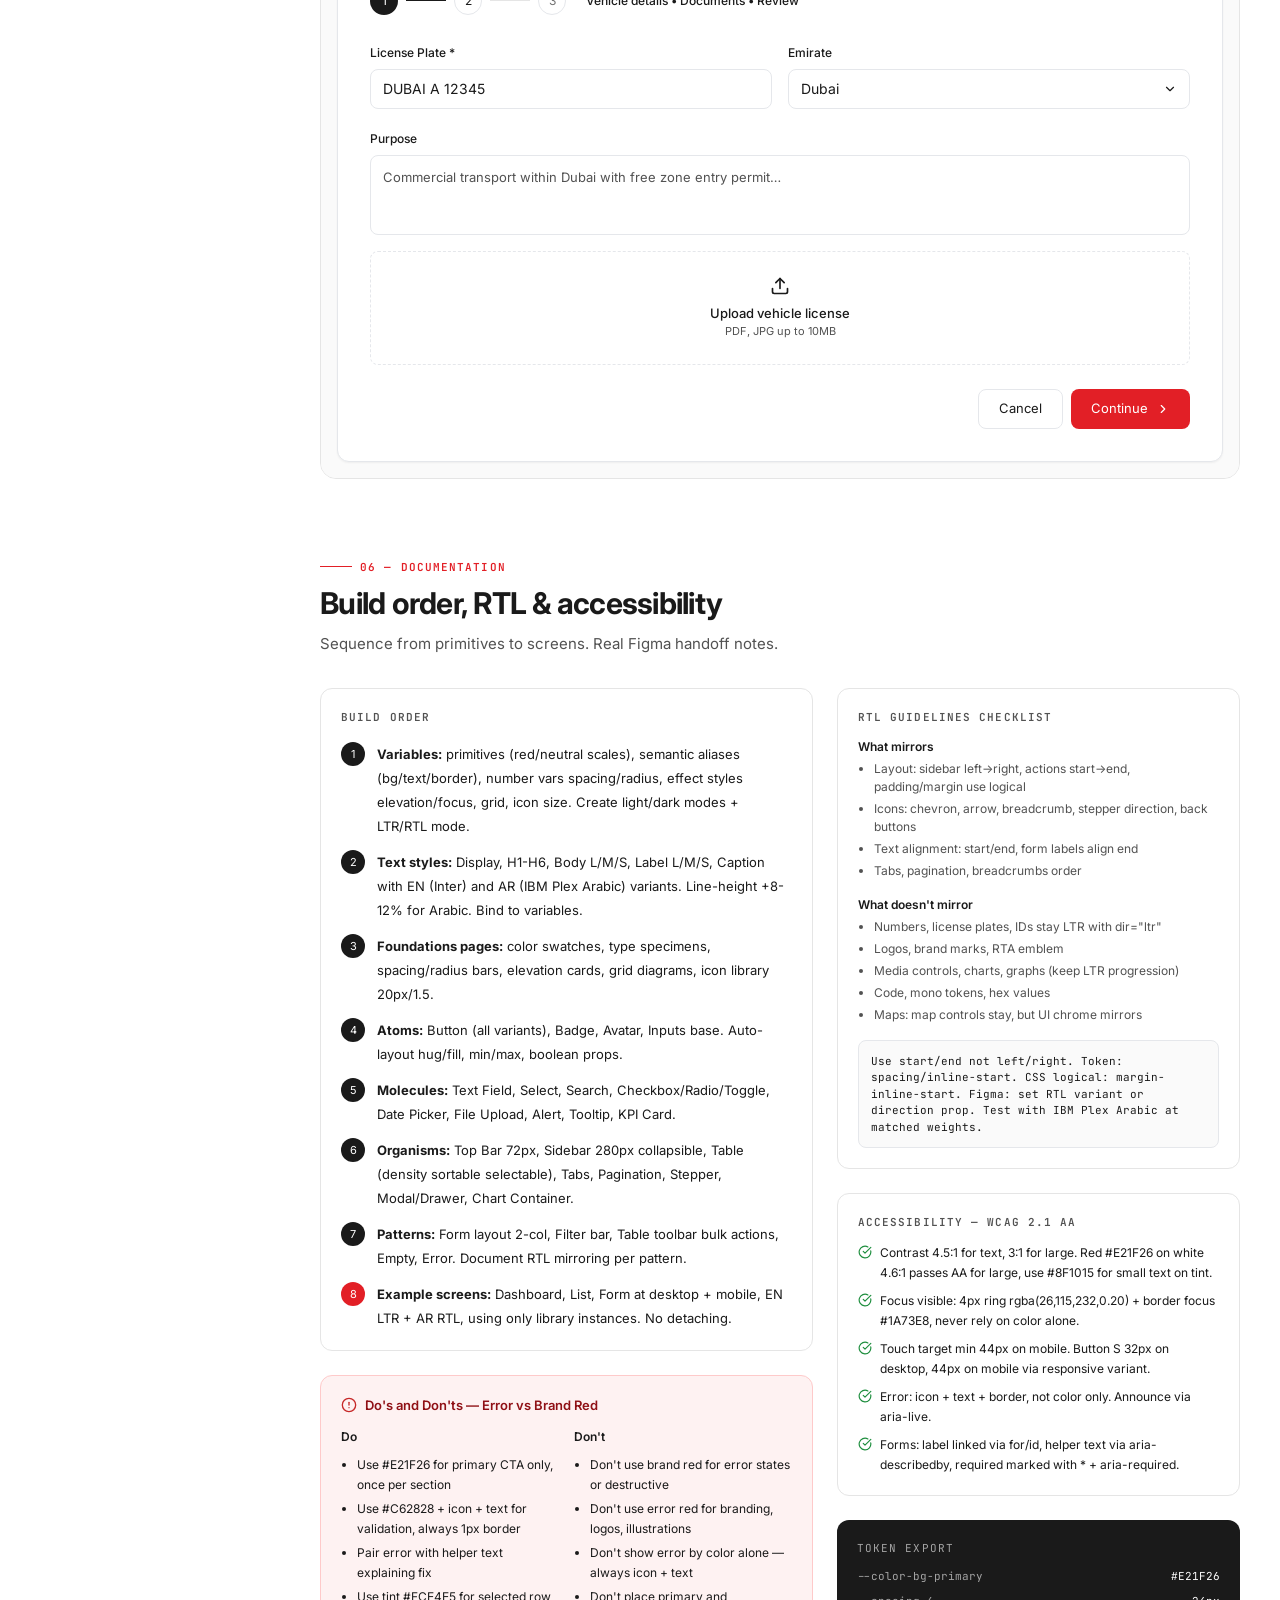
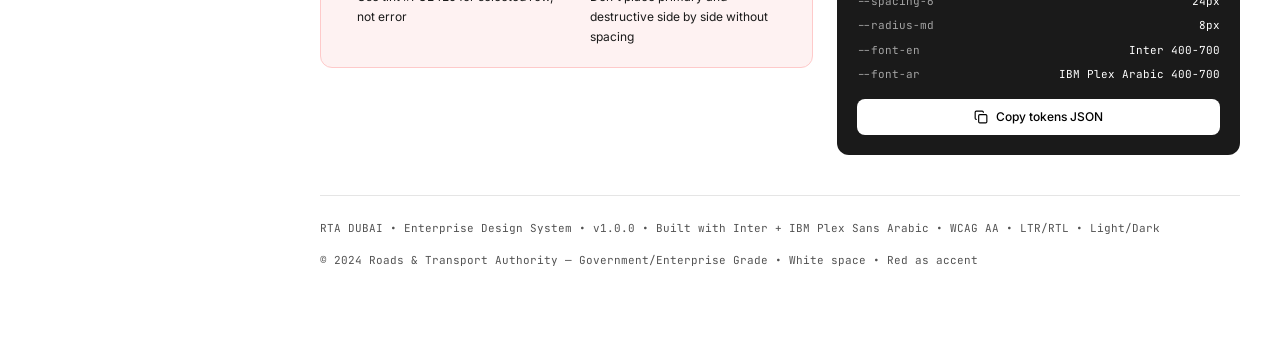
<file: Rta-Design-System.html>
<!DOCTYPE html>
<html lang="en">
<head>
  <meta charset="UTF-8">
  <meta name="viewport" content="width=device-width, initial-scale=1">
  <title>React Artifact</title>
  <style>@import url("https://fonts.googleapis.com/css2?family=Inter:wght@400;500;600;700&family=IBM+Plex+Sans+Arabic:wght@400;500;600;700&family=JetBrains+Mono:wght@400;500&display=swap");*,:after,:before{--tw-border-spacing-x:0;--tw-border-spacing-y:0;--tw-translate-x:0;--tw-translate-y:0;--tw-rotate:0;--tw-skew-x:0;--tw-skew-y:0;--tw-scale-x:1;--tw-scale-y:1;--tw-pan-x: ;--tw-pan-y: ;--tw-pinch-zoom: ;--tw-scroll-snap-strictness:proximity;--tw-gradient-from-position: ;--tw-gradient-via-position: ;--tw-gradient-to-position: ;--tw-ordinal: ;--tw-slashed-zero: ;--tw-numeric-figure: ;--tw-numeric-spacing: ;--tw-numeric-fraction: ;--tw-ring-inset: ;--tw-ring-offset-width:0px;--tw-ring-offset-color:#fff;--tw-ring-color:rgba(59,130,246,.5);--tw-ring-offset-shadow:0 0 #0000;--tw-ring-shadow:0 0 #0000;--tw-shadow:0 0 #0000;--tw-shadow-colored:0 0 #0000;--tw-blur: ;--tw-brightness: ;--tw-contrast: ;--tw-grayscale: ;--tw-hue-rotate: ;--tw-invert: ;--tw-saturate: ;--tw-sepia: ;--tw-drop-shadow: ;--tw-backdrop-blur: ;--tw-backdrop-brightness: ;--tw-backdrop-contrast: ;--tw-backdrop-grayscale: ;--tw-backdrop-hue-rotate: ;--tw-backdrop-invert: ;--tw-backdrop-opacity: ;--tw-backdrop-saturate: ;--tw-backdrop-sepia: ;--tw-contain-size: ;--tw-contain-layout: ;--tw-contain-paint: ;--tw-contain-style: }::backdrop{--tw-border-spacing-x:0;--tw-border-spacing-y:0;--tw-translate-x:0;--tw-translate-y:0;--tw-rotate:0;--tw-skew-x:0;--tw-skew-y:0;--tw-scale-x:1;--tw-scale-y:1;--tw-pan-x: ;--tw-pan-y: ;--tw-pinch-zoom: ;--tw-scroll-snap-strictness:proximity;--tw-gradient-from-position: ;--tw-gradient-via-position: ;--tw-gradient-to-position: ;--tw-ordinal: ;--tw-slashed-zero: ;--tw-numeric-figure: ;--tw-numeric-spacing: ;--tw-numeric-fraction: ;--tw-ring-inset: ;--tw-ring-offset-width:0px;--tw-ring-offset-color:#fff;--tw-ring-color:rgba(59,130,246,.5);--tw-ring-offset-shadow:0 0 #0000;--tw-ring-shadow:0 0 #0000;--tw-shadow:0 0 #0000;--tw-shadow-colored:0 0 #0000;--tw-blur: ;--tw-brightness: ;--tw-contrast: ;--tw-grayscale: ;--tw-hue-rotate: ;--tw-invert: ;--tw-saturate: ;--tw-sepia: ;--tw-drop-shadow: ;--tw-backdrop-blur: ;--tw-backdrop-brightness: ;--tw-backdrop-contrast: ;--tw-backdrop-grayscale: ;--tw-backdrop-hue-rotate: ;--tw-backdrop-invert: ;--tw-backdrop-opacity: ;--tw-backdrop-saturate: ;--tw-backdrop-sepia: ;--tw-contain-size: ;--tw-contain-layout: ;--tw-contain-paint: ;--tw-contain-style: }

/*! tailwindcss v3.4.18 | MIT License | https://tailwindcss.com*/*,:after,:before{box-sizing:border-box;border:0 solid #e5e7eb}:after,:before{--tw-content:""}:host,html{line-height:1.5;-webkit-text-size-adjust:100%;-moz-tab-size:4;-o-tab-size:4;tab-size:4;font-family:ui-sans-serif,system-ui,sans-serif,Apple Color Emoji,Segoe UI Emoji,Segoe UI Symbol,Noto Color Emoji;font-feature-settings:normal;font-variation-settings:normal;-webkit-tap-highlight-color:transparent}body{margin:0;line-height:inherit}hr{height:0;color:inherit;border-top-width:1px}abbr:where([title]){-webkit-text-decoration:underline dotted;text-decoration:underline dotted}h1,h2,h3,h4,h5,h6{font-size:inherit;font-weight:inherit}a{color:inherit;text-decoration:inherit}b,strong{font-weight:bolder}code,kbd,pre,samp{font-family:ui-monospace,SFMono-Regular,Menlo,Monaco,Consolas,Liberation Mono,Courier New,monospace;font-feature-settings:normal;font-variation-settings:normal;font-size:1em}small{font-size:80%}sub,sup{font-size:75%;line-height:0;position:relative;vertical-align:baseline}sub{bottom:-.25em}sup{top:-.5em}table{text-indent:0;border-color:inherit;border-collapse:collapse}button,input,optgroup,select,textarea{font-family:inherit;font-feature-settings:inherit;font-variation-settings:inherit;font-size:100%;font-weight:inherit;line-height:inherit;letter-spacing:inherit;color:inherit;margin:0;padding:0}button,select{text-transform:none}button,input:where([type=button]),input:where([type=reset]),input:where([type=submit]){-webkit-appearance:button;background-color:transparent;background-image:none}:-moz-focusring{outline:auto}:-moz-ui-invalid{box-shadow:none}progress{vertical-align:baseline}::-webkit-inner-spin-button,::-webkit-outer-spin-button{height:auto}[type=search]{-webkit-appearance:textfield;outline-offset:-2px}::-webkit-search-decoration{-webkit-appearance:none}::-webkit-file-upload-button{-webkit-appearance:button;font:inherit}summary{display:list-item}blockquote,dd,dl,figure,h1,h2,h3,h4,h5,h6,hr,p,pre{margin:0}fieldset{margin:0}fieldset,legend{padding:0}menu,ol,ul{list-style:none;margin:0;padding:0}dialog{padding:0}textarea{resize:vertical}input::-moz-placeholder,textarea::-moz-placeholder{opacity:1;color:#9ca3af}input::placeholder,textarea::placeholder{opacity:1;color:#9ca3af}[role=button],button{cursor:pointer}:disabled{cursor:default}audio,canvas,embed,iframe,img,object,svg,video{display:block;vertical-align:middle}img,video{max-width:100%;height:auto}[hidden]:where(:not([hidden=until-found])){display:none}.visible{visibility:visible}.fixed{position:fixed}.absolute{position:absolute}.relative{position:relative}.sticky{position:sticky}.inset-0{inset:0}.-right-24{right:-6rem}.-top-24{top:-6rem}.left-0{left:0}.right-0{right:0}.right-2{right:.5rem}.top-0{top:0}.top-2{top:.5rem}.top-\[64px\]{top:64px}.z-30{z-index:30}.z-40{z-index:40}.z-50{z-index:50}.col-span-2{grid-column:span 2/span 2}.mx-auto{margin-left:auto;margin-right:auto}.mb-1{margin-bottom:.25rem}.mb-10{margin-bottom:2.5rem}.mb-2{margin-bottom:.5rem}.mb-20{margin-bottom:5rem}.mb-3{margin-bottom:.75rem}.mb-4{margin-bottom:1rem}.mb-6{margin-bottom:1.5rem}.mb-8{margin-bottom:2rem}.ml-3{margin-left:.75rem}.ml-auto{margin-left:auto}.mt-0\.5{margin-top:.125rem}.mt-1{margin-top:.25rem}.mt-2{margin-top:.5rem}.mt-3{margin-top:.75rem}.mt-4{margin-top:1rem}.mt-5{margin-top:1.25rem}.mt-6{margin-top:1.5rem}.mt-8{margin-top:2rem}.mt-\[64px\]{margin-top:64px}.flex{display:flex}.inline-flex{display:inline-flex}.table{display:table}.grid{display:grid}.hidden{display:none}.h-1{height:.25rem}.h-1\.5{height:.375rem}.h-10{height:2.5rem}.h-11{height:2.75rem}.h-12{height:3rem}.h-2{height:.5rem}.h-2\.5{height:.625rem}.h-20{height:5rem}.h-3{height:.75rem}.h-4{height:1rem}.h-5{height:1.25rem}.h-6{height:1.5rem}.h-7{height:1.75rem}.h-8{height:2rem}.h-9{height:2.25rem}.h-\[120px\]{height:120px}.h-\[300px\]{height:300px}.h-\[40px\]{height:40px}.h-\[56px\]{height:56px}.h-\[64px\]{height:64px}.h-\[calc\(100vh-64px\)\]{height:calc(100vh - 64px)}.h-full{height:100%}.h-px{height:1px}.min-h-screen{min-height:100vh}.w-10{width:2.5rem}.w-11{width:2.75rem}.w-12{width:3rem}.w-16{width:4rem}.w-2\.5{width:.625rem}.w-20{width:5rem}.w-24{width:6rem}.w-28{width:7rem}.w-4{width:1rem}.w-5{width:1.25rem}.w-6{width:1.5rem}.w-7{width:1.75rem}.w-8{width:2rem}.w-9{width:2.25rem}.w-\[200px\]{width:200px}.w-\[280px\]{width:280px}.w-\[300px\]{width:300px}.w-\[60\%\]{width:60%}.w-\[68\%\]{width:68%}.w-\[80\%\]{width:80%}.w-full{width:100%}.min-w-0{min-width:0}.max-w-\[1280px\]{max-width:1280px}.max-w-\[1920px\]{max-width:1920px}.max-w-\[320px\]{max-width:320px}.max-w-\[340px\]{max-width:340px}.max-w-\[520px\]{max-width:520px}.max-w-\[680px\]{max-width:680px}.max-w-\[720px\]{max-width:720px}.max-w-\[900px\]{max-width:900px}.flex-1{flex:1 1 0%}.shrink-0{flex-shrink:0}.-translate-x-full{--tw-translate-x:-100%}.-translate-x-full,.translate-x-0{transform:translate(var(--tw-translate-x),var(--tw-translate-y)) rotate(var(--tw-rotate)) skewX(var(--tw-skew-x)) skewY(var(--tw-skew-y)) scaleX(var(--tw-scale-x)) scaleY(var(--tw-scale-y))}.translate-x-0{--tw-translate-x:0px}.rotate-180{--tw-rotate:180deg;transform:translate(var(--tw-translate-x),var(--tw-translate-y)) rotate(var(--tw-rotate)) skewX(var(--tw-skew-x)) skewY(var(--tw-skew-y)) scaleX(var(--tw-scale-x)) scaleY(var(--tw-scale-y))}@keyframes pulse{50%{opacity:.5}}.animate-pulse{animation:pulse 2s cubic-bezier(.4,0,.6,1) infinite}@keyframes spin{to{transform:rotate(1turn)}}.animate-spin{animation:spin 1s linear infinite}.scroll-mt-\[96px\]{scroll-margin-top:96px}.list-disc{list-style-type:disc}.grid-cols-2{grid-template-columns:repeat(2,minmax(0,1fr))}.grid-cols-3{grid-template-columns:repeat(3,minmax(0,1fr))}.grid-cols-4{grid-template-columns:repeat(4,minmax(0,1fr))}.grid-cols-6{grid-template-columns:repeat(6,minmax(0,1fr))}.flex-col{flex-direction:column}.flex-wrap{flex-wrap:wrap}.items-start{align-items:flex-start}.items-end{align-items:flex-end}.items-center{align-items:center}.justify-end{justify-content:flex-end}.justify-center{justify-content:center}.justify-between{justify-content:space-between}.gap-0\.5{gap:.125rem}.gap-1{gap:.25rem}.gap-1\.5{gap:.375rem}.gap-2{gap:.5rem}.gap-2\.5{gap:.625rem}.gap-3{gap:.75rem}.gap-4{gap:1rem}.gap-6{gap:1.5rem}.gap-\[16px\]{gap:16px}.gap-\[24px\]{gap:24px}.space-y-1>:not([hidden])~:not([hidden]){--tw-space-y-reverse:0;margin-top:calc(.25rem*(1 - var(--tw-space-y-reverse)));margin-bottom:calc(.25rem*var(--tw-space-y-reverse))}.space-y-1\.5>:not([hidden])~:not([hidden]){--tw-space-y-reverse:0;margin-top:calc(.375rem*(1 - var(--tw-space-y-reverse)));margin-bottom:calc(.375rem*var(--tw-space-y-reverse))}.space-y-10>:not([hidden])~:not([hidden]){--tw-space-y-reverse:0;margin-top:calc(2.5rem*(1 - var(--tw-space-y-reverse)));margin-bottom:calc(2.5rem*var(--tw-space-y-reverse))}.space-y-2>:not([hidden])~:not([hidden]){--tw-space-y-reverse:0;margin-top:calc(.5rem*(1 - var(--tw-space-y-reverse)));margin-bottom:calc(.5rem*var(--tw-space-y-reverse))}.space-y-3>:not([hidden])~:not([hidden]){--tw-space-y-reverse:0;margin-top:calc(.75rem*(1 - var(--tw-space-y-reverse)));margin-bottom:calc(.75rem*var(--tw-space-y-reverse))}.space-y-4>:not([hidden])~:not([hidden]){--tw-space-y-reverse:0;margin-top:calc(1rem*(1 - var(--tw-space-y-reverse)));margin-bottom:calc(1rem*var(--tw-space-y-reverse))}.space-y-6>:not([hidden])~:not([hidden]){--tw-space-y-reverse:0;margin-top:calc(1.5rem*(1 - var(--tw-space-y-reverse)));margin-bottom:calc(1.5rem*var(--tw-space-y-reverse))}.space-y-8>:not([hidden])~:not([hidden]){--tw-space-y-reverse:0;margin-top:calc(2rem*(1 - var(--tw-space-y-reverse)));margin-bottom:calc(2rem*var(--tw-space-y-reverse))}.divide-y>:not([hidden])~:not([hidden]){--tw-divide-y-reverse:0;border-top-width:calc(1px*(1 - var(--tw-divide-y-reverse)));border-bottom-width:calc(1px*var(--tw-divide-y-reverse))}.divide-\[var\(--border-default\)\]>:not([hidden])~:not([hidden]){border-color:var(--border-default)}.overflow-auto{overflow:auto}.overflow-hidden{overflow:hidden}.overflow-y-auto{overflow-y:auto}.overflow-x-clip{overflow-x:clip}.rounded{border-radius:.25rem}.rounded-\[10px\]{border-radius:10px}.rounded-\[12px\]{border-radius:12px}.rounded-\[14px\]{border-radius:14px}.rounded-\[16px\]{border-radius:16px}.rounded-\[4px\]{border-radius:4px}.rounded-\[6px\]{border-radius:6px}.rounded-\[8px\]{border-radius:8px}.rounded-full{border-radius:9999px}.rounded-md{border-radius:.375rem}.rounded-t{border-top-left-radius:.25rem;border-top-right-radius:.25rem}.border{border-width:1px}.border-2{border-width:2px}.border-4{border-width:4px}.border-b{border-bottom-width:1px}.border-b-2{border-bottom-width:2px}.border-r{border-right-width:1px}.border-t{border-top-width:1px}.border-dashed{border-style:dashed}.border-\[\#C62828\]{--tw-border-opacity:1;border-color:rgb(198 40 40/var(--tw-border-opacity,1))}.border-\[\#E21F26\]{--tw-border-opacity:1;border-color:rgb(226 31 38/var(--tw-border-opacity,1))}.border-\[\#E6F4EA\]{--tw-border-opacity:1;border-color:rgb(230 244 234/var(--tw-border-opacity,1))}.border-\[\#E8F0FE\]{--tw-border-opacity:1;border-color:rgb(232 240 254/var(--tw-border-opacity,1))}.border-\[\#FDECEA\]{--tw-border-opacity:1;border-color:rgb(253 236 234/var(--tw-border-opacity,1))}.border-\[\#FECACA\]{--tw-border-opacity:1;border-color:rgb(254 202 202/var(--tw-border-opacity,1))}.border-\[\#FEF3E2\]{--tw-border-opacity:1;border-color:rgb(254 243 226/var(--tw-border-opacity,1))}.border-\[var\(--border-default\)\]{border-color:var(--border-default)}.border-\[var\(--neutral-100\)\]{border-color:var(--neutral-100)}.border-black\/10{border-color:rgba(0,0,0,.1)}.border-transparent{border-color:transparent}.border-white\/10{border-color:hsla(0,0%,100%,.1)}.border-white\/30{border-color:hsla(0,0%,100%,.3)}.border-t-\[\#E21F26\]{--tw-border-opacity:1;border-top-color:rgb(226 31 38/var(--tw-border-opacity,1))}.border-t-white{--tw-border-opacity:1;border-top-color:rgb(255 255 255/var(--tw-border-opacity,1))}.bg-\[\#1A1A1A\]{--tw-bg-opacity:1;background-color:rgb(26 26 26/var(--tw-bg-opacity,1))}.bg-\[\#C62828\]{--tw-bg-opacity:1;background-color:rgb(198 40 40/var(--tw-bg-opacity,1))}.bg-\[\#E21F26\]{--tw-bg-opacity:1;background-color:rgb(226 31 38/var(--tw-bg-opacity,1))}.bg-\[\#E6F4EA\]{--tw-bg-opacity:1;background-color:rgb(230 244 234/var(--tw-bg-opacity,1))}.bg-\[\#E8F0FE\]{--tw-bg-opacity:1;background-color:rgb(232 240 254/var(--tw-bg-opacity,1))}.bg-\[\#FAFAFA\]{--tw-bg-opacity:1;background-color:rgb(250 250 250/var(--tw-bg-opacity,1))}.bg-\[\#FCE4E5\]{--tw-bg-opacity:1;background-color:rgb(252 228 229/var(--tw-bg-opacity,1))}.bg-\[\#FDECEA\]{--tw-bg-opacity:1;background-color:rgb(253 236 234/var(--tw-bg-opacity,1))}.bg-\[\#FECACA\]{--tw-bg-opacity:1;background-color:rgb(254 202 202/var(--tw-bg-opacity,1))}.bg-\[\#FEF2F2\]{--tw-bg-opacity:1;background-color:rgb(254 242 242/var(--tw-bg-opacity,1))}.bg-\[\#FEF3E2\]{--tw-bg-opacity:1;background-color:rgb(254 243 226/var(--tw-bg-opacity,1))}.bg-\[var\(--bg\)\]{background-color:var(--bg)}.bg-\[var\(--bg-surface\)\]{background-color:var(--bg-surface)}.bg-\[var\(--bg-surface-hover\)\]{background-color:var(--bg-surface-hover)}.bg-\[var\(--bg-surface-raised\)\]{background-color:var(--bg-surface-raised)}.bg-\[var\(--border-default\)\]{background-color:var(--border-default)}.bg-\[var\(--brand-100\)\]{background-color:var(--brand-100)}.bg-\[var\(--neutral-100\)\]{background-color:var(--neutral-100)}.bg-\[var\(--neutral-200\)\]{background-color:var(--neutral-200)}.bg-\[var\(--neutral-300\)\]{background-color:var(--neutral-300)}.bg-black\/20{background-color:rgba(0,0,0,.2)}.bg-black\/60{background-color:rgba(0,0,0,.6)}.bg-transparent{background-color:transparent}.bg-white{--tw-bg-opacity:1;background-color:rgb(255 255 255/var(--tw-bg-opacity,1))}.bg-white\/10{background-color:hsla(0,0%,100%,.1)}.p-0\.5{padding:.125rem}.p-1{padding:.25rem}.p-2{padding:.5rem}.p-2\.5{padding:.625rem}.p-3{padding:.75rem}.p-4{padding:1rem}.p-5{padding:1.25rem}.p-6{padding:1.5rem}.px-1{padding-left:.25rem;padding-right:.25rem}.px-1\.5{padding-left:.375rem;padding-right:.375rem}.px-2{padding-left:.5rem;padding-right:.5rem}.px-2\.5{padding-left:.625rem;padding-right:.625rem}.px-3{padding-left:.75rem;padding-right:.75rem}.px-3\.5{padding-left:.875rem;padding-right:.875rem}.px-4{padding-left:1rem;padding-right:1rem}.px-5{padding-left:1.25rem;padding-right:1.25rem}.px-6{padding-left:1.5rem;padding-right:1.5rem}.px-\[16px\]{padding-left:16px;padding-right:16px}.px-\[24px\]{padding-left:24px;padding-right:24px}.px-\[32px\]{padding-left:32px;padding-right:32px}.py-0\.5{padding-top:.125rem;padding-bottom:.125rem}.py-1{padding-top:.25rem;padding-bottom:.25rem}.py-2{padding-top:.5rem;padding-bottom:.5rem}.py-2\.5{padding-top:.625rem;padding-bottom:.625rem}.py-8{padding-top:2rem;padding-bottom:2rem}.pb-10{padding-bottom:2.5rem}.pb-2{padding-bottom:.5rem}.pl-4{padding-left:1rem}.pt-2{padding-top:.5rem}.pt-6{padding-top:1.5rem}.text-left{text-align:left}.text-center{text-align:center}.font-mono{font-family:ui-monospace,SFMono-Regular,Menlo,Monaco,Consolas,Liberation Mono,Courier New,monospace}.text-\[10px\]{font-size:10px}.text-\[11px\]{font-size:11px}.text-\[12px\]{font-size:12px}.text-\[13px\]{font-size:13px}.text-\[14px\]{font-size:14px}.text-\[15px\]{font-size:15px}.text-\[16px\]{font-size:16px}.text-\[18px\]{font-size:18px}.text-\[22px\]{font-size:22px}.text-\[30px\]{font-size:30px}.text-\[40px\]{font-size:40px}.text-\[9px\]{font-size:9px}.font-bold{font-weight:700}.font-medium{font-weight:500}.font-semibold{font-weight:600}.uppercase{text-transform:uppercase}.leading-4{line-height:1rem}.leading-5{line-height:1.25rem}.leading-6{line-height:1.5rem}.leading-7{line-height:1.75rem}.leading-\[0\.95\]{line-height:.95}.leading-\[1\.1\]{line-height:1.1}.leading-none{line-height:1}.tracking-\[-0\.03em\]{letter-spacing:-.03em}.tracking-\[0\.02em\]{letter-spacing:.02em}.tracking-tight{letter-spacing:-.025em}.tracking-tighter{letter-spacing:-.05em}.tracking-widest{letter-spacing:.1em}.text-\[\#1A1A1A\]{--tw-text-opacity:1;color:rgb(26 26 26/var(--tw-text-opacity,1))}.text-\[\#1A73E8\]{--tw-text-opacity:1;color:rgb(26 115 232/var(--tw-text-opacity,1))}.text-\[\#1E8E3E\]{--tw-text-opacity:1;color:rgb(30 142 62/var(--tw-text-opacity,1))}.text-\[\#8F1015\]{--tw-text-opacity:1;color:rgb(143 16 21/var(--tw-text-opacity,1))}.text-\[\#B87A16\]{--tw-text-opacity:1;color:rgb(184 122 22/var(--tw-text-opacity,1))}.text-\[\#C62828\]{--tw-text-opacity:1;color:rgb(198 40 40/var(--tw-text-opacity,1))}.text-\[\#E21F26\]{--tw-text-opacity:1;color:rgb(226 31 38/var(--tw-text-opacity,1))}.text-\[\#F5A623\]{--tw-text-opacity:1;color:rgb(245 166 35/var(--tw-text-opacity,1))}.text-\[\#FCA5A5\]{--tw-text-opacity:1;color:rgb(252 165 165/var(--tw-text-opacity,1))}.text-\[var\(--success-500\)\]{color:var(--success-500)}.text-\[var\(--text-primary\)\]{color:var(--text-primary)}.text-\[var\(--text-secondary\)\]{color:var(--text-secondary)}.text-\[var\(--text-tertiary\)\]{color:var(--text-tertiary)}.text-black{--tw-text-opacity:1;color:rgb(0 0 0/var(--tw-text-opacity,1))}.text-white{--tw-text-opacity:1;color:rgb(255 255 255/var(--tw-text-opacity,1))}.antialiased{-webkit-font-smoothing:antialiased;-moz-osx-font-smoothing:grayscale}.opacity-50{opacity:.5}.opacity-60{opacity:.6}.opacity-70{opacity:.7}.opacity-80{opacity:.8}.shadow{--tw-shadow:0 1px 3px 0 rgba(0,0,0,.1),0 1px 2px -1px rgba(0,0,0,.1);--tw-shadow-colored:0 1px 3px 0 var(--tw-shadow-color),0 1px 2px -1px var(--tw-shadow-color)}.shadow,.shadow-lg{box-shadow:var(--tw-ring-offset-shadow,0 0 #0000),var(--tw-ring-shadow,0 0 #0000),var(--tw-shadow)}.shadow-lg{--tw-shadow:0 10px 15px -3px rgba(0,0,0,.1),0 4px 6px -4px rgba(0,0,0,.1);--tw-shadow-colored:0 10px 15px -3px var(--tw-shadow-color),0 4px 6px -4px var(--tw-shadow-color)}.shadow-sm{--tw-shadow:0 1px 2px 0 rgba(0,0,0,.05);--tw-shadow-colored:0 1px 2px 0 var(--tw-shadow-color);box-shadow:var(--tw-ring-offset-shadow,0 0 #0000),var(--tw-ring-shadow,0 0 #0000),var(--tw-shadow)}.ring{--tw-ring-offset-shadow:var(--tw-ring-inset) 0 0 0 var(--tw-ring-offset-width) var(--tw-ring-offset-color);--tw-ring-shadow:var(--tw-ring-inset) 0 0 0 calc(3px + var(--tw-ring-offset-width)) var(--tw-ring-color)}.ring,.ring-4{box-shadow:var(--tw-ring-offset-shadow),var(--tw-ring-shadow),var(--tw-shadow,0 0 #0000)}.ring-4{--tw-ring-offset-shadow:var(--tw-ring-inset) 0 0 0 var(--tw-ring-offset-width) var(--tw-ring-offset-color);--tw-ring-shadow:var(--tw-ring-inset) 0 0 0 calc(4px + var(--tw-ring-offset-width)) var(--tw-ring-color)}.ring-\[rgba\(26\2c 115\2c 232\2c 0\.20\)\]{--tw-ring-color:rgba(26,115,232,.2)}.blur-\[50px\]{--tw-blur:blur(50px);filter:var(--tw-blur) var(--tw-brightness) var(--tw-contrast) var(--tw-grayscale) var(--tw-hue-rotate) var(--tw-invert) var(--tw-saturate) var(--tw-sepia) var(--tw-drop-shadow)}.backdrop-blur-xl{--tw-backdrop-blur:blur(24px);backdrop-filter:var(--tw-backdrop-blur) var(--tw-backdrop-brightness) var(--tw-backdrop-contrast) var(--tw-backdrop-grayscale) var(--tw-backdrop-hue-rotate) var(--tw-backdrop-invert) var(--tw-backdrop-opacity) var(--tw-backdrop-saturate) var(--tw-backdrop-sepia)}.transition{transition-property:color,background-color,border-color,text-decoration-color,fill,stroke,opacity,box-shadow,transform,filter,backdrop-filter;transition-timing-function:cubic-bezier(.4,0,.2,1);transition-duration:.15s}.transition-all{transition-property:all;transition-timing-function:cubic-bezier(.4,0,.2,1);transition-duration:.15s}.transition-colors{transition-property:color,background-color,border-color,text-decoration-color,fill,stroke;transition-timing-function:cubic-bezier(.4,0,.2,1);transition-duration:.15s}.transition-transform{transition-property:transform;transition-timing-function:cubic-bezier(.4,0,.2,1);transition-duration:.15s}.duration-200{transition-duration:.2s}:root{--bg:#fff;--bg-surface:#fff;--bg-surface-raised:#fafafa;--bg-surface-hover:#f5f5f5;--bg-inverse:#1a1a1a;--bg-overlay:rgba(0,0,0,.4);--text-primary:#1a1a1a;--text-secondary:#525252;--text-tertiary:#737373;--text-inverse:#fff;--text-on-brand:#fff;--border-default:#e5e5e5;--border-strong:#d4d4d4;--border-focus:#1a73e8;--brand-50:#fef2f2;--brand-100:#fce4e5;--brand-200:#fecaca;--brand-500:#e21f26;--brand-600:#b8151b;--brand-700:#8f1015;--brand-800:#7f1d1d;--neutral-50:#fafafa;--neutral-100:#f5f5f5;--neutral-200:#e5e5e5;--neutral-300:#d4d4d4;--neutral-400:#a3a3a3;--neutral-500:#737373;--neutral-600:#525252;--neutral-700:#404040;--neutral-800:#262626;--neutral-900:#1a1a1a;--success-50:#e6f4ea;--success-500:#1e8e3e;--warning-50:#fef3e2;--warning-500:#f5a623;--error-50:#fdecea;--error-500:#c62828;--info-50:#e8f0fe;--info-500:#1a73e8;--shadow-sm:0 1px 2px rgba(0,0,0,.06),0 1px 3px rgba(0,0,0,.06);--shadow-md:0 4px 6px rgba(0,0,0,.07),0 2px 4px rgba(0,0,0,.06);--shadow-lg:0 10px 15px rgba(0,0,0,.08),0 4px 6px rgba(0,0,0,.05);--shadow-focus:0 0 0 4px rgba(26,115,232,.2);--radius-sm:4px;--radius-md:8px;--radius-lg:12px;--radius-full:9999px}.dark{--bg:#121212;--bg-surface:#1e1e1e;--bg-surface-raised:#262626;--bg-surface-hover:#2e2e2e;--bg-inverse:#fafafa;--bg-overlay:rgba(0,0,0,.6);--text-primary:#fafafa;--text-secondary:#a3a3a3;--text-tertiary:#737373;--text-inverse:#1a1a1a;--border-default:#2e2e2e;--border-strong:#404040;--neutral-50:#262626;--neutral-100:#2e2e2e;--neutral-200:#3a3a3a;--shadow-sm:0 1px 2px rgba(0,0,0,.3),0 1px 3px rgba(0,0,0,.3);--shadow-md:0 4px 6px rgba(0,0,0,.4),0 2px 4px rgba(0,0,0,.3);--shadow-lg:0 10px 15px rgba(0,0,0,.4),0 4px 6px rgba(0,0,0,.3)}*{font-variant-ligatures:common-ligatures}html{scroll-behavior:smooth}body{font-family:Inter,IBM Plex Sans Arabic,system-ui,-apple-system,sans-serif;background:var(--bg);color:var(--text-primary);-webkit-font-smoothing:antialiased;text-rendering:optimizeLegibility}.mono{font-family:JetBrains Mono,ui-monospace,monospace}.arabic{font-family:IBM Plex Sans Arabic,sans-serif}::-webkit-scrollbar{width:6px;height:6px}::-webkit-scrollbar-thumb{background:var(--neutral-300);border-radius:999px}.dark ::-webkit-scrollbar-thumb{background:var(--neutral-700)}.selection\:bg-\[\#FCE4E5\] ::-moz-selection{--tw-bg-opacity:1;background-color:rgb(252 228 229/var(--tw-bg-opacity,1))}.selection\:bg-\[\#FCE4E5\] ::selection{--tw-bg-opacity:1;background-color:rgb(252 228 229/var(--tw-bg-opacity,1))}.selection\:text-\[\#8F1015\] ::-moz-selection{--tw-text-opacity:1;color:rgb(143 16 21/var(--tw-text-opacity,1))}.selection\:text-\[\#8F1015\] ::selection{--tw-text-opacity:1;color:rgb(143 16 21/var(--tw-text-opacity,1))}.selection\:bg-\[\#FCE4E5\]::-moz-selection{--tw-bg-opacity:1;background-color:rgb(252 228 229/var(--tw-bg-opacity,1))}.selection\:bg-\[\#FCE4E5\]::selection{--tw-bg-opacity:1;background-color:rgb(252 228 229/var(--tw-bg-opacity,1))}.selection\:text-\[\#8F1015\]::-moz-selection{--tw-text-opacity:1;color:rgb(143 16 21/var(--tw-text-opacity,1))}.selection\:text-\[\#8F1015\]::selection{--tw-text-opacity:1;color:rgb(143 16 21/var(--tw-text-opacity,1))}.last\:border-0:last-child{border-width:0}.hover\:bg-\[\#B8151B\]:hover{--tw-bg-opacity:1;background-color:rgb(184 21 27/var(--tw-bg-opacity,1))}.hover\:bg-\[var\(--bg-surface-hover\)\]:hover{background-color:var(--bg-surface-hover)}.hover\:bg-\[var\(--bg-surface-raised\)\]:hover{background-color:var(--bg-surface-raised)}.hover\:text-\[var\(--text-primary\)\]:hover{color:var(--text-primary)}.active\:scale-95:active{--tw-scale-x:.95;--tw-scale-y:.95;transform:translate(var(--tw-translate-x),var(--tw-translate-y)) rotate(var(--tw-rotate)) skewX(var(--tw-skew-x)) skewY(var(--tw-skew-y)) scaleX(var(--tw-scale-x)) scaleY(var(--tw-scale-y))}.active\:bg-\[\#8F1015\]:active{--tw-bg-opacity:1;background-color:rgb(143 16 21/var(--tw-bg-opacity,1))}.dark\:bg-\[\#121212\]:is(.dark *){--tw-bg-opacity:1;background-color:rgb(18 18 18/var(--tw-bg-opacity,1))}.dark\:bg-\[\#2A1A1B\]:is(.dark *){--tw-bg-opacity:1;background-color:rgb(42 26 27/var(--tw-bg-opacity,1))}.dark\:bg-\[var\(--bg-surface\)\]:is(.dark *){background-color:var(--bg-surface)}.dark\:bg-white:is(.dark *){--tw-bg-opacity:1;background-color:rgb(255 255 255/var(--tw-bg-opacity,1))}.dark\:text-\[\#FAFAFA\]:is(.dark *){--tw-text-opacity:1;color:rgb(250 250 250/var(--tw-text-opacity,1))}.dark\:text-\[\#FECACA\]:is(.dark *){--tw-text-opacity:1;color:rgb(254 202 202/var(--tw-text-opacity,1))}.dark\:text-black:is(.dark *){--tw-text-opacity:1;color:rgb(0 0 0/var(--tw-text-opacity,1))}.dark\:opacity-20:is(.dark *){opacity:.2}@media (min-width:640px){.sm\:block{display:block}.sm\:grid-cols-2{grid-template-columns:repeat(2,minmax(0,1fr))}.sm\:grid-cols-3{grid-template-columns:repeat(3,minmax(0,1fr))}}@media (min-width:768px){.md\:flex{display:flex}.md\:grid-cols-2{grid-template-columns:repeat(2,minmax(0,1fr))}}@media (min-width:1024px){.lg\:sticky{position:sticky}.lg\:col-span-2{grid-column:span 2/span 2}.lg\:block{display:block}.lg\:flex{display:flex}.lg\:hidden{display:none}.lg\:translate-x-0{--tw-translate-x:0px;transform:translate(var(--tw-translate-x),var(--tw-translate-y)) rotate(var(--tw-rotate)) skewX(var(--tw-skew-x)) skewY(var(--tw-skew-y)) scaleX(var(--tw-scale-x)) scaleY(var(--tw-scale-y))}.lg\:grid-cols-2{grid-template-columns:repeat(2,minmax(0,1fr))}.lg\:grid-cols-3{grid-template-columns:repeat(3,minmax(0,1fr))}.lg\:grid-cols-4{grid-template-columns:repeat(4,minmax(0,1fr))}.lg\:grid-cols-5{grid-template-columns:repeat(5,minmax(0,1fr))}.lg\:grid-cols-\[1\.1fr_0\.9fr\]{grid-template-columns:1.1fr .9fr}.lg\:grid-cols-\[1\.2fr_0\.8fr\]{grid-template-columns:1.2fr .8fr}.lg\:grid-cols-\[1\.6fr_0\.9fr\]{grid-template-columns:1.6fr .9fr}.lg\:p-10{padding:2.5rem}.lg\:p-4{padding:1rem}.lg\:p-8{padding:2rem}.lg\:px-10{padding-left:2.5rem;padding-right:2.5rem}.lg\:px-6{padding-left:1.5rem;padding-right:1.5rem}.lg\:py-10{padding-top:2.5rem;padding-bottom:2.5rem}.lg\:text-\[18px\]{font-size:18px}.lg\:text-\[56px\]{font-size:56px}}</style>
</head>
<body>
  <div id="root"></div>
  
  <script type="module">var Nd=Object.create;var{getPrototypeOf:zd,defineProperty:iu,getOwnPropertyNames:Td}=Object;var Od=Object.prototype.hasOwnProperty;var Qe=(e,t,n)=>{n=e!=null?Nd(zd(e)):{};let r=t||!e||!e.__esModule?iu(n,"default",{value:e,enumerable:!0}):n;for(let l of Td(e))if(!Od.call(r,l))iu(r,l,{get:()=>e[l],enumerable:!0});return r};var Dr=(e,t)=>()=>(t||e((t={exports:{}}).exports,t),t.exports);var Fd=(e,t)=>{for(var n in t)iu(e,n,{get:t[n],enumerable:!0,configurable:!0,set:(r)=>t[n]=()=>r})};var Rd=(e,t)=>()=>(e&&(t=e(e=0)),t);var zt=Dr((Gd)=>{var Rn=Symbol.for("react.element"),Md=Symbol.for("react.portal"),Ld=Symbol.for("react.fragment"),Id=Symbol.for("react.strict_mode"),Vd=Symbol.for("react.profiler"),Dd=Symbol.for("react.provider"),Ud=Symbol.for("react.context"),$d=Symbol.for("react.forward_ref"),Bd=Symbol.for("react.suspense"),Hd=Symbol.for("react.memo"),Qd=Symbol.for("react.lazy"),Mi=Symbol.iterator;function Wd(e){if(e===null||typeof e!=="object")return null;return e=Mi&&e[Mi]||e["@@iterator"],typeof e==="function"?e:null}var Vi={isMounted:function(){return!1},enqueueForceUpdate:function(){},enqueueReplaceState:function(){},enqueueSetState:function(){}},Di=Object.assign,Ui={};function Zt(e,t,n){this.props=e,this.context=t,this.refs=Ui,this.updater=n||Vi}Zt.prototype.isReactComponent={};Zt.prototype.setState=function(e,t){if(typeof e!=="object"&&typeof e!=="function"&&e!=null)throw Error("setState(...): takes an object of state variables to update or a function which returns an object of state variables.");this.updater.enqueueSetState(this,e,t,"setState")};Zt.prototype.forceUpdate=function(e){this.updater.enqueueForceUpdate(this,e,"forceUpdate")};function $i(){}$i.prototype=Zt.prototype;function fu(e,t,n){this.props=e,this.context=t,this.refs=Ui,this.updater=n||Vi}var cu=fu.prototype=new $i;cu.constructor=fu;Di(cu,Zt.prototype);cu.isPureReactComponent=!0;var Li=Array.isArray,Bi=Object.prototype.hasOwnProperty,du={current:null},Hi={key:!0,ref:!0,__self:!0,__source:!0};function Qi(e,t,n){var r,l={},u=null,i=null;if(t!=null)for(r in t.ref!==void 0&&(i=t.ref),t.key!==void 0&&(u=""+t.key),t)Bi.call(t,r)&&!Hi.hasOwnProperty(r)&&(l[r]=t[r]);var f=arguments.length-2;if(f===1)l.children=n;else if(1<f){for(var c=Array(f),p=0;p<f;p++)c[p]=arguments[p+2];l.children=c}if(e&&e.defaultProps)for(r in f=e.defaultProps,f)l[r]===void 0&&(l[r]=f[r]);return{$$typeof:Rn,type:e,key:u,ref:i,props:l,_owner:du.current}}function Ad(e,t){return{$$typeof:Rn,type:e.type,key:t,ref:e.ref,props:e.props,_owner:e._owner}}function su(e){return typeof e==="object"&&e!==null&&e.$$typeof===Rn}function Kd(e){var t={"=":"=0",":":"=2"};return"$"+e.replace(/[=:]/g,function(n){return t[n]})}var Ii=/\/+/g;function au(e,t){return typeof e==="object"&&e!==null&&e.key!=null?Kd(""+e.key):t.toString(36)}function $r(e,t,n,r,l){var u=typeof e;if(u==="undefined"||u==="boolean")e=null;var i=!1;if(e===null)i=!0;else switch(u){case"string":case"number":i=!0;break;case"object":switch(e.$$typeof){case Rn:case Md:i=!0}}if(i)return i=e,l=l(i),e=r===""?"."+au(i,0):r,Li(l)?(n="",e!=null&&(n=e.replace(Ii,"$&/")+"/"),$r(l,t,n,"",function(p){return p})):l!=null&&(su(l)&&(l=Ad(l,n+(!l.key||i&&i.key===l.key?"":(""+l.key).replace(Ii,"$&/")+"/")+e)),t.push(l)),1;if(i=0,r=r===""?".":r+":",Li(e))for(var f=0;f<e.length;f++){u=e[f];var c=r+au(u,f);i+=$r(u,t,n,c,l)}else if(c=Wd(e),typeof c==="function")for(e=c.call(e),f=0;!(u=e.next()).done;)u=u.value,c=r+au(u,f++),i+=$r(u,t,n,c,l);else if(u==="object")throw t=String(e),Error("Objects are not valid as a React child (found: "+(t==="[object Object]"?"object with keys {"+Object.keys(e).join(", ")+"}":t)+"). If you meant to render a collection of children, use an array instead.");return i}function Ur(e,t,n){if(e==null)return e;var r=[],l=0;return $r(e,r,"","",function(u){return t.call(n,u,l++)}),r}function Yd(e){if(e._status===-1){var t=e._result;t=t(),t.then(function(n){if(e._status===0||e._status===-1)e._status=1,e._result=n},function(n){if(e._status===0||e._status===-1)e._status=2,e._result=n}),e._status===-1&&(e._status=0,e._result=t)}if(e._status===1)return e._result.default;throw e._result}var re={current:null},Br={transition:null},Xd={ReactCurrentDispatcher:re,ReactCurrentBatchConfig:Br,ReactCurrentOwner:du};function Wi(){throw Error("act(...) is not supported in production builds of React.")}Gd.Children={map:Ur,forEach:function(e,t,n){Ur(e,function(){t.apply(this,arguments)},n)},count:function(e){var t=0;return Ur(e,function(){t++}),t},toArray:function(e){return Ur(e,function(t){return t})||[]},only:function(e){if(!su(e))throw Error("React.Children.only expected to receive a single React element child.");return e}};Gd.Component=Zt;Gd.Fragment=Ld;Gd.Profiler=Vd;Gd.PureComponent=fu;Gd.StrictMode=Id;Gd.Suspense=Bd;Gd.__SECRET_INTERNALS_DO_NOT_USE_OR_YOU_WILL_BE_FIRED=Xd;Gd.act=Wi;Gd.cloneElement=function(e,t,n){if(e===null||e===void 0)throw Error("React.cloneElement(...): The argument must be a React element, but you passed "+e+".");var r=Di({},e.props),l=e.key,u=e.ref,i=e._owner;if(t!=null){if(t.ref!==void 0&&(u=t.ref,i=du.current),t.key!==void 0&&(l=""+t.key),e.type&&e.type.defaultProps)var f=e.type.defaultProps;for(c in t)Bi.call(t,c)&&!Hi.hasOwnProperty(c)&&(r[c]=t[c]===void 0&&f!==void 0?f[c]:t[c])}var c=arguments.length-2;if(c===1)r.children=n;else if(1<c){f=Array(c);for(var p=0;p<c;p++)f[p]=arguments[p+2];r.children=f}return{$$typeof:Rn,type:e.type,key:l,ref:u,props:r,_owner:i}};Gd.createContext=function(e){return e={$$typeof:Ud,_currentValue:e,_currentValue2:e,_threadCount:0,Provider:null,Consumer:null,_defaultValue:null,_globalName:null},e.Provider={$$typeof:Dd,_context:e},e.Consumer=e};Gd.createElement=Qi;Gd.createFactory=function(e){var t=Qi.bind(null,e);return t.type=e,t};Gd.createRef=function(){return{current:null}};Gd.forwardRef=function(e){return{$$typeof:$d,render:e}};Gd.isValidElement=su;Gd.lazy=function(e){return{$$typeof:Qd,_payload:{_status:-1,_result:e},_init:Yd}};Gd.memo=function(e,t){return{$$typeof:Hd,type:e,compare:t===void 0?null:t}};Gd.startTransition=function(e){var t=Br.transition;Br.transition={};try{e()}finally{Br.transition=t}};Gd.unstable_act=Wi;Gd.useCallback=function(e,t){return re.current.useCallback(e,t)};Gd.useContext=function(e){return re.current.useContext(e)};Gd.useDebugValue=function(){};Gd.useDeferredValue=function(e){return re.current.useDeferredValue(e)};Gd.useEffect=function(e,t){return re.current.useEffect(e,t)};Gd.useId=function(){return re.current.useId()};Gd.useImperativeHandle=function(e,t,n){return re.current.useImperativeHandle(e,t,n)};Gd.useInsertionEffect=function(e,t){return re.current.useInsertionEffect(e,t)};Gd.useLayoutEffect=function(e,t){return re.current.useLayoutEffect(e,t)};Gd.useMemo=function(e,t){return re.current.useMemo(e,t)};Gd.useReducer=function(e,t,n){return re.current.useReducer(e,t,n)};Gd.useRef=function(e){return re.current.useRef(e)};Gd.useState=function(e){return re.current.useState(e)};Gd.useSyncExternalStore=function(e,t,n){return re.current.useSyncExternalStore(e,t,n)};Gd.useTransition=function(){return re.current.useTransition()};Gd.version="18.3.1"});var Ji=Dr((Rs)=>{function vu(e,t){var n=e.length;e.push(t);e:for(;0<n;){var r=n-1>>>1,l=e[r];if(0<Hr(l,t))e[r]=t,e[n]=l,n=r;else break e}}function ze(e){return e.length===0?null:e[0]}function Kr(e){if(e.length===0)return null;var t=e[0],n=e.pop();if(n!==t){e[0]=n;e:for(var r=0,l=e.length,u=l>>>1;r<u;){var i=2*(r+1)-1,f=e[i],c=i+1,p=e[c];if(0>Hr(f,n))c<l&&0>Hr(p,f)?(e[r]=p,e[c]=n,r=c):(e[r]=f,e[i]=n,r=i);else if(c<l&&0>Hr(p,n))e[r]=p,e[c]=n,r=c;else break e}}return t}function Hr(e,t){var n=e.sortIndex-t.sortIndex;return n!==0?n:e.id-t.id}if(typeof performance==="object"&&typeof performance.now==="function")mu=performance,Rs.unstable_now=function(){return mu.now()};else Qr=Date,hu=Qr.now(),Rs.unstable_now=function(){return Qr.now()-hu};var mu,Qr,hu,Ve=[],rt=[],Fs=1,we=null,b=3,Yr=!1,Tt=!1,Ln=!1,Ki=typeof setTimeout==="function"?setTimeout:null,Yi=typeof clearTimeout==="function"?clearTimeout:null,Ai=typeof setImmediate<"u"?setImmediate:null;typeof navigator<"u"&&navigator.scheduling!==void 0&&navigator.scheduling.isInputPending!==void 0&&navigator.scheduling.isInputPending.bind(navigator.scheduling);function yu(e){for(var t=ze(rt);t!==null;){if(t.callback===null)Kr(rt);else if(t.startTime<=e)Kr(rt),t.sortIndex=t.expirationTime,vu(Ve,t);else break;t=ze(rt)}}function Su(e){if(Ln=!1,yu(e),!Tt)if(ze(Ve)!==null)Tt=!0,ku(wu);else{var t=ze(rt);t!==null&&Eu(Su,t.startTime-e)}}function wu(e,t){Tt=!1,Ln&&(Ln=!1,Yi(In),In=-1),Yr=!0;var n=b;try{yu(t);for(we=ze(Ve);we!==null&&(!(we.expirationTime>t)||e&&!Zi());){var r=we.callback;if(typeof r==="function"){we.callback=null,b=we.priorityLevel;var l=r(we.expirationTime<=t);t=Rs.unstable_now(),typeof l==="function"?we.callback=l:we===ze(Ve)&&Kr(Ve),yu(t)}else Kr(Ve);we=ze(Ve)}if(we!==null)var u=!0;else{var i=ze(rt);i!==null&&Eu(Su,i.startTime-t),u=!1}return u}finally{we=null,b=n,Yr=!1}}var Xr=!1,Wr=null,In=-1,Xi=5,Gi=-1;function Zi(){return Rs.unstable_now()-Gi<Xi?!1:!0}function pu(){if(Wr!==null){var e=Rs.unstable_now();Gi=e;var t=!0;try{t=Wr(!0,e)}finally{t?Mn():(Xr=!1,Wr=null)}}else Xr=!1}var Mn;if(typeof Ai==="function")Mn=function(){Ai(pu)};else if(typeof MessageChannel<"u")Ar=new MessageChannel,gu=Ar.port2,Ar.port1.onmessage=pu,Mn=function(){gu.postMessage(null)};else Mn=function(){Ki(pu,0)};var Ar,gu;function ku(e){Wr=e,Xr||(Xr=!0,Mn())}function Eu(e,t){In=Ki(function(){e(Rs.unstable_now())},t)}Rs.unstable_IdlePriority=5;Rs.unstable_ImmediatePriority=1;Rs.unstable_LowPriority=4;Rs.unstable_NormalPriority=3;Rs.unstable_Profiling=null;Rs.unstable_UserBlockingPriority=2;Rs.unstable_cancelCallback=function(e){e.callback=null};Rs.unstable_continueExecution=function(){Tt||Yr||(Tt=!0,ku(wu))};Rs.unstable_forceFrameRate=function(e){0>e||125<e?console.error("forceFrameRate takes a positive int between 0 and 125, forcing frame rates higher than 125 fps is not supported"):Xi=0<e?Math.floor(1000/e):5};Rs.unstable_getCurrentPriorityLevel=function(){return b};Rs.unstable_getFirstCallbackNode=function(){return ze(Ve)};Rs.unstable_next=function(e){switch(b){case 1:case 2:case 3:var t=3;break;default:t=b}var n=b;b=t;try{return e()}finally{b=n}};Rs.unstable_pauseExecution=function(){};Rs.unstable_requestPaint=function(){};Rs.unstable_runWithPriority=function(e,t){switch(e){case 1:case 2:case 3:case 4:case 5:break;default:e=3}var n=b;b=e;try{return t()}finally{b=n}};Rs.unstable_scheduleCallback=function(e,t,n){var r=Rs.unstable_now();switch(typeof n==="object"&&n!==null?(n=n.delay,n=typeof n==="number"&&0<n?r+n:r):n=r,e){case 1:var l=-1;break;case 2:l=250;break;case 5:l=1073741823;break;case 4:l=1e4;break;default:l=5000}return l=n+l,e={id:Fs++,callback:t,priorityLevel:e,startTime:n,expirationTime:l,sortIndex:-1},n>r?(e.sortIndex=n,vu(rt,e),ze(Ve)===null&&e===ze(rt)&&(Ln?(Yi(In),In=-1):Ln=!0,Eu(Su,n-r))):(e.sortIndex=l,vu(Ve,e),Tt||Yr||(Tt=!0,ku(wu))),e};Rs.unstable_shouldYield=Zi;Rs.unstable_wrapCallback=function(e){var t=b;return function(){var n=b;b=t;try{return e.apply(this,arguments)}finally{b=n}}}});var Oi={};Fd(Oi,{version:()=>cd,unstable_renderSubtreeIntoContainer:()=>fd,unstable_batchedUpdates:()=>ad,unmountComponentAtNode:()=>id,render:()=>od,hydrateRoot:()=>ud,hydrate:()=>ld,flushSync:()=>rd,findDOMNode:()=>nd,createRoot:()=>td,createPortal:()=>ed,__SECRET_INTERNALS_DO_NOT_USE_OR_YOU_WILL_BE_FIRED:()=>jc});function S(e){for(var t="https://reactjs.org/docs/error-decoder.html?invariant="+e,n=1;n<arguments.length;n++)t+="&args[]="+encodeURIComponent(arguments[n]);return"Minified React error #"+e+"; visit "+t+" for the full message or use the non-minified dev environment for full errors and additional helpful warnings."}function Wt(e,t){yn(e,t),yn(e+"Capture",t)}function yn(e,t){ur[e]=t;for(e=0;e<t.length;e++)tf.add(t[e])}function xs(e){if(Ku.call(xi,e))return!0;if(Ku.call(qi,e))return!1;if(qs.test(e))return xi[e]=!0;return qi[e]=!0,!1}function bs(e,t,n,r){if(n!==null&&n.type===0)return!1;switch(typeof t){case"function":case"symbol":return!0;case"boolean":if(r)return!1;if(n!==null)return!n.acceptsBooleans;return e=e.toLowerCase().slice(0,5),e!=="data-"&&e!=="aria-";default:return!1}}function js(e,t,n,r){if(t===null||typeof t>"u"||bs(e,t,n,r))return!0;if(r)return!1;if(n!==null)switch(n.type){case 3:return!t;case 4:return t===!1;case 5:return isNaN(t);case 6:return isNaN(t)||1>t}return!1}function oe(e,t,n,r,l,u,i){this.acceptsBooleans=t===2||t===3||t===4,this.attributeName=r,this.attributeNamespace=l,this.mustUseProperty=n,this.propertyName=e,this.type=t,this.sanitizeURL=u,this.removeEmptyString=i}function Ho(e){return e[1].toUpperCase()}function Qo(e,t,n,r){var l=x.hasOwnProperty(t)?x[t]:null;if(l!==null?l.type!==0:r||!(2<t.length)||t[0]!=="o"&&t[0]!=="O"||t[1]!=="n"&&t[1]!=="N")js(t,n,l,r)&&(n=null),r||l===null?xs(t)&&(n===null?e.removeAttribute(t):e.setAttribute(t,""+n)):l.mustUseProperty?e[l.propertyName]=n===null?l.type===3?!1:"":n:(t=l.attributeName,r=l.attributeNamespace,n===null?e.removeAttribute(t):(l=l.type,n=l===3||l===4&&n===!0?"":""+n,r?e.setAttributeNS(r,t,n):e.setAttribute(t,n)))}function Vn(e){if(e===null||typeof e!=="object")return null;return e=bi&&e[bi]||e["@@iterator"],typeof e==="function"?e:null}function Wn(e){if(_u===void 0)try{throw Error()}catch(n){var t=n.stack.trim().match(/\n( *(at )?)/);_u=t&&t[1]||""}return`
`+_u+e}function Pu(e,t){if(!e||Cu)return"";Cu=!0;var n=Error.prepareStackTrace;Error.prepareStackTrace=void 0;try{if(t)if(t=function(){throw Error()},Object.defineProperty(t.prototype,"props",{set:function(){throw Error()}}),typeof Reflect==="object"&&Reflect.construct){try{Reflect.construct(t,[])}catch(p){var r=p}Reflect.construct(e,[],t)}else{try{t.call()}catch(p){r=p}e.call(t.prototype)}else{try{throw Error()}catch(p){r=p}e()}}catch(p){if(p&&r&&typeof p.stack==="string"){for(var l=p.stack.split(`
`),u=r.stack.split(`
`),i=l.length-1,f=u.length-1;1<=i&&0<=f&&l[i]!==u[f];)f--;for(;1<=i&&0<=f;i--,f--)if(l[i]!==u[f]){if(i!==1||f!==1)do if(i--,f--,0>f||l[i]!==u[f]){var c=`
`+l[i].replace(" at new "," at ");return e.displayName&&c.includes("<anonymous>")&&(c=c.replace("<anonymous>",e.displayName)),c}while(1<=i&&0<=f);break}}}finally{Cu=!1,Error.prepareStackTrace=n}return(e=e?e.displayName||e.name:"")?Wn(e):""}function ep(e){switch(e.tag){case 5:return Wn(e.type);case 16:return Wn("Lazy");case 13:return Wn("Suspense");case 19:return Wn("SuspenseList");case 0:case 2:case 15:return e=Pu(e.type,!1),e;case 11:return e=Pu(e.type.render,!1),e;case 1:return e=Pu(e.type,!0),e;default:return""}}function Zu(e){if(e==null)return null;if(typeof e==="function")return e.displayName||e.name||null;if(typeof e==="string")return e;switch(e){case jt:return"Fragment";case bt:return"Portal";case Yu:return"Profiler";case Wo:return"StrictMode";case Xu:return"Suspense";case Gu:return"SuspenseList"}if(typeof e==="object")switch(e.$$typeof){case rf:return(e.displayName||"Context")+".Consumer";case nf:return(e._context.displayName||"Context")+".Provider";case Ao:var t=e.render;return e=e.displayName,e||(e=t.displayName||t.name||"",e=e!==""?"ForwardRef("+e+")":"ForwardRef"),e;case Ko:return t=e.displayName||null,t!==null?t:Zu(e.type)||"Memo";case ut:t=e._payload,e=e._init;try{return Zu(e(t))}catch(n){}}return null}function tp(e){var t=e.type;switch(e.tag){case 24:return"Cache";case 9:return(t.displayName||"Context")+".Consumer";case 10:return(t._context.displayName||"Context")+".Provider";case 18:return"DehydratedFragment";case 11:return e=t.render,e=e.displayName||e.name||"",t.displayName||(e!==""?"ForwardRef("+e+")":"ForwardRef");case 7:return"Fragment";case 5:return t;case 4:return"Portal";case 3:return"Root";case 6:return"Text";case 16:return Zu(t);case 8:return t===Wo?"StrictMode":"Mode";case 22:return"Offscreen";case 12:return"Profiler";case 21:return"Scope";case 13:return"Suspense";case 19:return"SuspenseList";case 25:return"TracingMarker";case 1:case 0:case 17:case 2:case 14:case 15:if(typeof t==="function")return t.displayName||t.name||null;if(typeof t==="string")return t}return null}function St(e){switch(typeof e){case"boolean":case"number":case"string":case"undefined":return e;case"object":return e;default:return""}}function uf(e){var t=e.type;return(e=e.nodeName)&&e.toLowerCase()==="input"&&(t==="checkbox"||t==="radio")}function np(e){var t=uf(e)?"checked":"value",n=Object.getOwnPropertyDescriptor(e.constructor.prototype,t),r=""+e[t];if(!e.hasOwnProperty(t)&&typeof n<"u"&&typeof n.get==="function"&&typeof n.set==="function"){var{get:l,set:u}=n;return Object.defineProperty(e,t,{configurable:!0,get:function(){return l.call(this)},set:function(i){r=""+i,u.call(this,i)}}),Object.defineProperty(e,t,{enumerable:n.enumerable}),{getValue:function(){return r},setValue:function(i){r=""+i},stopTracking:function(){e._valueTracker=null,delete e[t]}}}}function Zr(e){e._valueTracker||(e._valueTracker=np(e))}function of(e){if(!e)return!1;var t=e._valueTracker;if(!t)return!0;var n=t.getValue(),r="";return e&&(r=uf(e)?e.checked?"true":"false":e.value),e=r,e!==n?(t.setValue(e),!0):!1}function Sl(e){if(e=e||(typeof document<"u"?document:void 0),typeof e>"u")return null;try{return e.activeElement||e.body}catch(t){return e.body}}function Ju(e,t){var n=t.checked;return H({},t,{defaultChecked:void 0,defaultValue:void 0,value:void 0,checked:n!=null?n:e._wrapperState.initialChecked})}function ji(e,t){var n=t.defaultValue==null?"":t.defaultValue,r=t.checked!=null?t.checked:t.defaultChecked;n=St(t.value!=null?t.value:n),e._wrapperState={initialChecked:r,initialValue:n,controlled:t.type==="checkbox"||t.type==="radio"?t.checked!=null:t.value!=null}}function af(e,t){t=t.checked,t!=null&&Qo(e,"checked",t,!1)}function qu(e,t){af(e,t);var n=St(t.value),r=t.type;if(n!=null)if(r==="number"){if(n===0&&e.value===""||e.value!=n)e.value=""+n}else e.value!==""+n&&(e.value=""+n);else if(r==="submit"||r==="reset"){e.removeAttribute("value");return}t.hasOwnProperty("value")?xu(e,t.type,n):t.hasOwnProperty("defaultValue")&&xu(e,t.type,St(t.defaultValue)),t.checked==null&&t.defaultChecked!=null&&(e.defaultChecked=!!t.defaultChecked)}function ea(e,t,n){if(t.hasOwnProperty("value")||t.hasOwnProperty("defaultValue")){var r=t.type;if(!(r!=="submit"&&r!=="reset"||t.value!==void 0&&t.value!==null))return;t=""+e._wrapperState.initialValue,n||t===e.value||(e.value=t),e.defaultValue=t}n=e.name,n!==""&&(e.name=""),e.defaultChecked=!!e._wrapperState.initialChecked,n!==""&&(e.name=n)}function xu(e,t,n){if(t!=="number"||Sl(e.ownerDocument)!==e)n==null?e.defaultValue=""+e._wrapperState.initialValue:e.defaultValue!==""+n&&(e.defaultValue=""+n)}function dn(e,t,n,r){if(e=e.options,t){t={};for(var l=0;l<n.length;l++)t["$"+n[l]]=!0;for(n=0;n<e.length;n++)l=t.hasOwnProperty("$"+e[n].value),e[n].selected!==l&&(e[n].selected=l),l&&r&&(e[n].defaultSelected=!0)}else{n=""+St(n),t=null;for(l=0;l<e.length;l++){if(e[l].value===n){e[l].selected=!0,r&&(e[l].defaultSelected=!0);return}t!==null||e[l].disabled||(t=e[l])}t!==null&&(t.selected=!0)}}function bu(e,t){if(t.dangerouslySetInnerHTML!=null)throw Error(S(91));return H({},t,{value:void 0,defaultValue:void 0,children:""+e._wrapperState.initialValue})}function ta(e,t){var n=t.value;if(n==null){if(n=t.children,t=t.defaultValue,n!=null){if(t!=null)throw Error(S(92));if(An(n)){if(1<n.length)throw Error(S(93));n=n[0]}t=n}t==null&&(t=""),n=t}e._wrapperState={initialValue:St(n)}}function ff(e,t){var n=St(t.value),r=St(t.defaultValue);n!=null&&(n=""+n,n!==e.value&&(e.value=n),t.defaultValue==null&&e.defaultValue!==n&&(e.defaultValue=n)),r!=null&&(e.defaultValue=""+r)}function na(e){var t=e.textContent;t===e._wrapperState.initialValue&&t!==""&&t!==null&&(e.value=t)}function cf(e){switch(e){case"svg":return"http://www.w3.org/2000/svg";case"math":return"http://www.w3.org/1998/Math/MathML";default:return"http://www.w3.org/1999/xhtml"}}function ju(e,t){return e==null||e==="http://www.w3.org/1999/xhtml"?cf(t):e==="http://www.w3.org/2000/svg"&&t==="foreignObject"?"http://www.w3.org/1999/xhtml":e}function or(e,t){if(t){var n=e.firstChild;if(n&&n===e.lastChild&&n.nodeType===3){n.nodeValue=t;return}}e.textContent=t}function sf(e,t,n){return t==null||typeof t==="boolean"||t===""?"":n||typeof t!=="number"||t===0||qn.hasOwnProperty(e)&&qn[e]?(""+t).trim():t+"px"}function pf(e,t){e=e.style;for(var n in t)if(t.hasOwnProperty(n)){var r=n.indexOf("--")===0,l=sf(n,t[n],r);n==="float"&&(n="cssFloat"),r?e.setProperty(n,l):e[n]=l}}function eo(e,t){if(t){if(lp[e]&&(t.children!=null||t.dangerouslySetInnerHTML!=null))throw Error(S(137,e));if(t.dangerouslySetInnerHTML!=null){if(t.children!=null)throw Error(S(60));if(typeof t.dangerouslySetInnerHTML!=="object"||!("__html"in t.dangerouslySetInnerHTML))throw Error(S(61))}if(t.style!=null&&typeof t.style!=="object")throw Error(S(62))}}function to(e,t){if(e.indexOf("-")===-1)return typeof t.is==="string";switch(e){case"annotation-xml":case"color-profile":case"font-face":case"font-face-src":case"font-face-uri":case"font-face-format":case"font-face-name":case"missing-glyph":return!1;default:return!0}}function Yo(e){return e=e.target||e.srcElement||window,e.correspondingUseElement&&(e=e.correspondingUseElement),e.nodeType===3?e.parentNode:e}function ra(e){if(e=Cr(e)){if(typeof ro!=="function")throw Error(S(280));var t=e.stateNode;t&&(t=Gl(t),ro(e.stateNode,e.type,t))}}function vf(e){sn?pn?pn.push(e):pn=[e]:sn=e}function mf(){if(sn){var e=sn,t=pn;if(pn=sn=null,ra(e),t)for(e=0;e<t.length;e++)ra(t[e])}}function hf(e,t){return e(t)}function yf(){}function gf(e,t,n){if(Nu)return e(t,n);Nu=!0;try{return hf(e,t,n)}finally{if(Nu=!1,sn!==null||pn!==null)yf(),mf()}}function ir(e,t){var n=e.stateNode;if(n===null)return null;var r=Gl(n);if(r===null)return null;n=r[t];e:switch(t){case"onClick":case"onClickCapture":case"onDoubleClick":case"onDoubleClickCapture":case"onMouseDown":case"onMouseDownCapture":case"onMouseMove":case"onMouseMoveCapture":case"onMouseUp":case"onMouseUpCapture":case"onMouseEnter":(r=!r.disabled)||(e=e.type,r=!(e==="button"||e==="input"||e==="select"||e==="textarea")),e=!r;break e;default:e=!1}if(e)return null;if(n&&typeof n!=="function")throw Error(S(231,t,typeof n));return n}function up(e,t,n,r,l,u,i,f,c){var p=Array.prototype.slice.call(arguments,3);try{t.apply(n,p)}catch(y){this.onError(y)}}function ip(e,t,n,r,l,u,i,f,c){xn=!1,wl=null,up.apply(op,arguments)}function ap(e,t,n,r,l,u,i,f,c){if(ip.apply(this,arguments),xn){if(xn){var p=wl;xn=!1,wl=null}else throw Error(S(198));kl||(kl=!0,uo=p)}}function At(e){var t=e,n=e;if(e.alternate)for(;t.return;)t=t.return;else{e=t;do t=e,(t.flags&4098)!==0&&(n=t.return),e=t.return;while(e)}return t.tag===3?n:null}function Sf(e){if(e.tag===13){var t=e.memoizedState;if(t===null&&(e=e.alternate,e!==null&&(t=e.memoizedState)),t!==null)return t.dehydrated}return null}function la(e){if(At(e)!==e)throw Error(S(188))}function fp(e){var t=e.alternate;if(!t){if(t=At(e),t===null)throw Error(S(188));return t!==e?null:e}for(var n=e,r=t;;){var l=n.return;if(l===null)break;var u=l.alternate;if(u===null){if(r=l.return,r!==null){n=r;continue}break}if(l.child===u.child){for(u=l.child;u;){if(u===n)return la(l),e;if(u===r)return la(l),t;u=u.sibling}throw Error(S(188))}if(n.return!==r.return)n=l,r=u;else{for(var i=!1,f=l.child;f;){if(f===n){i=!0,n=l,r=u;break}if(f===r){i=!0,r=l,n=u;break}f=f.sibling}if(!i){for(f=u.child;f;){if(f===n){i=!0,n=u,r=l;break}if(f===r){i=!0,r=u,n=l;break}f=f.sibling}if(!i)throw Error(S(189))}}if(n.alternate!==r)throw Error(S(190))}if(n.tag!==3)throw Error(S(188));return n.stateNode.current===n?e:t}function wf(e){return e=fp(e),e!==null?kf(e):null}function kf(e){if(e.tag===5||e.tag===6)return e;for(e=e.child;e!==null;){var t=kf(e);if(t!==null)return t;e=e.sibling}return null}function vp(e){if(Be&&typeof Be.onCommitFiberRoot==="function")try{Be.onCommitFiberRoot(Al,e,void 0,(e.current.flags&128)===128)}catch(t){}}function yp(e){return e>>>=0,e===0?32:31-(mp(e)/hp|0)|0}function Kn(e){switch(e&-e){case 1:return 1;case 2:return 2;case 4:return 4;case 8:return 8;case 16:return 16;case 32:return 32;case 64:case 128:case 256:case 512:case 1024:case 2048:case 4096:case 8192:case 16384:case 32768:case 65536:case 131072:case 262144:case 524288:case 1048576:case 2097152:return e&4194240;case 4194304:case 8388608:case 16777216:case 33554432:case 67108864:return e&130023424;case 134217728:return 134217728;case 268435456:return 268435456;case 536870912:return 536870912;case 1073741824:return 1073741824;default:return e}}function _l(e,t){var n=e.pendingLanes;if(n===0)return 0;var r=0,l=e.suspendedLanes,u=e.pingedLanes,i=n&268435455;if(i!==0){var f=i&~l;f!==0?r=Kn(f):(u&=i,u!==0&&(r=Kn(u)))}else i=n&~l,i!==0?r=Kn(i):u!==0&&(r=Kn(u));if(r===0)return 0;if(t!==0&&t!==r&&(t&l)===0&&(l=r&-r,u=t&-t,l>=u||l===16&&(u&4194240)!==0))return t;if((r&4)!==0&&(r|=n&16),t=e.entangledLanes,t!==0)for(e=e.entanglements,t&=r;0<t;)n=31-Me(t),l=1<<n,r|=e[n],t&=~l;return r}function gp(e,t){switch(e){case 1:case 2:case 4:return t+250;case 8:case 16:case 32:case 64:case 128:case 256:case 512:case 1024:case 2048:case 4096:case 8192:case 16384:case 32768:case 65536:case 131072:case 262144:case 524288:case 1048576:case 2097152:return t+5000;case 4194304:case 8388608:case 16777216:case 33554432:case 67108864:return-1;case 134217728:case 268435456:case 536870912:case 1073741824:return-1;default:return-1}}function Sp(e,t){for(var{suspendedLanes:n,pingedLanes:r,expirationTimes:l,pendingLanes:u}=e;0<u;){var i=31-Me(u),f=1<<i,c=l[i];if(c===-1){if((f&n)===0||(f&r)!==0)l[i]=gp(f,t)}else c<=t&&(e.expiredLanes|=f);u&=~f}}function oo(e){return e=e.pendingLanes&-1073741825,e!==0?e:e&1073741824?1073741824:0}function Pf(){var e=qr;return qr<<=1,(qr&4194240)===0&&(qr=64),e}function zu(e){for(var t=[],n=0;31>n;n++)t.push(e);return t}function Er(e,t,n){e.pendingLanes|=t,t!==536870912&&(e.suspendedLanes=0,e.pingedLanes=0),e=e.eventTimes,t=31-Me(t),e[t]=n}function wp(e,t){var n=e.pendingLanes&~t;e.pendingLanes=t,e.suspendedLanes=0,e.pingedLanes=0,e.expiredLanes&=t,e.mutableReadLanes&=t,e.entangledLanes&=t,t=e.entanglements;var r=e.eventTimes;for(e=e.expirationTimes;0<n;){var l=31-Me(n),u=1<<l;t[l]=0,r[l]=-1,e[l]=-1,n&=~u}}function Go(e,t){var n=e.entangledLanes|=t;for(e=e.entanglements;n;){var r=31-Me(n),l=1<<r;l&t|e[r]&t&&(e[r]|=t),n&=~l}}function Nf(e){return e&=-e,1<e?4<e?(e&268435455)!==0?16:536870912:4:1}function oa(e,t){switch(e){case"focusin":case"focusout":dt=null;break;case"dragenter":case"dragleave":st=null;break;case"mouseover":case"mouseout":pt=null;break;case"pointerover":case"pointerout":ar.delete(t.pointerId);break;case"gotpointercapture":case"lostpointercapture":fr.delete(t.pointerId)}}function Dn(e,t,n,r,l,u){if(e===null||e.nativeEvent!==u)return e={blockedOn:t,domEventName:n,eventSystemFlags:r,nativeEvent:u,targetContainers:[l]},t!==null&&(t=Cr(t),t!==null&&Zo(t)),e;return e.eventSystemFlags|=r,t=e.targetContainers,l!==null&&t.indexOf(l)===-1&&t.push(l),e}function Ep(e,t,n,r,l){switch(t){case"focusin":return dt=Dn(dt,e,t,n,r,l),!0;case"dragenter":return st=Dn(st,e,t,n,r,l),!0;case"mouseover":return pt=Dn(pt,e,t,n,r,l),!0;case"pointerover":var u=l.pointerId;return ar.set(u,Dn(ar.get(u)||null,e,t,n,r,l)),!0;case"gotpointercapture":return u=l.pointerId,fr.set(u,Dn(fr.get(u)||null,e,t,n,r,l)),!0}return!1}function Rf(e){var t=Mt(e.target);if(t!==null){var n=At(t);if(n!==null){if(t=n.tag,t===13){if(t=Sf(n),t!==null){e.blockedOn=t,Ff(e.priority,function(){Tf(n)});return}}else if(t===3&&n.stateNode.current.memoizedState.isDehydrated){e.blockedOn=n.tag===3?n.stateNode.containerInfo:null;return}}}e.blockedOn=null}function al(e){if(e.blockedOn!==null)return!1;for(var t=e.targetContainers;0<t.length;){var n=ao(e.domEventName,e.eventSystemFlags,t[0],e.nativeEvent);if(n===null){n=e.nativeEvent;var r=new n.constructor(n.type,n);no=r,n.target.dispatchEvent(r),no=null}else return t=Cr(n),t!==null&&Zo(t),e.blockedOn=n,!1;t.shift()}return!0}function ia(e,t,n){al(e)&&n.delete(t)}function _p(){io=!1,dt!==null&&al(dt)&&(dt=null),st!==null&&al(st)&&(st=null),pt!==null&&al(pt)&&(pt=null),ar.forEach(ia),fr.forEach(ia)}function Un(e,t){e.blockedOn===t&&(e.blockedOn=null,io||(io=!0,U.unstable_scheduleCallback(U.unstable_NormalPriority,_p)))}function cr(e){function t(l){return Un(l,e)}if(0<br.length){Un(br[0],e);for(var n=1;n<br.length;n++){var r=br[n];r.blockedOn===e&&(r.blockedOn=null)}}dt!==null&&Un(dt,e),st!==null&&Un(st,e),pt!==null&&Un(pt,e),ar.forEach(t),fr.forEach(t);for(n=0;n<it.length;n++)r=it[n],r.blockedOn===e&&(r.blockedOn=null);for(;0<it.length&&(n=it[0],n.blockedOn===null);)Rf(n),n.blockedOn===null&&it.shift()}function Cp(e,t,n,r){var l=M,u=vn.transition;vn.transition=null;try{M=1,Jo(e,t,n,r)}finally{M=l,vn.transition=u}}function Pp(e,t,n,r){var l=M,u=vn.transition;vn.transition=null;try{M=4,Jo(e,t,n,r)}finally{M=l,vn.transition=u}}function Jo(e,t,n,r){if(Cl){var l=ao(e,t,n,r);if(l===null)Lu(e,t,r,Pl,n),oa(e,r);else if(Ep(l,e,t,n,r))r.stopPropagation();else if(oa(e,r),t&4&&-1<kp.indexOf(e)){for(;l!==null;){var u=Cr(l);if(u!==null&&zf(u),u=ao(e,t,n,r),u===null&&Lu(e,t,r,Pl,n),u===l)break;l=u}l!==null&&r.stopPropagation()}else Lu(e,t,r,null,n)}}function ao(e,t,n,r){if(Pl=null,e=Yo(r),e=Mt(e),e!==null)if(t=At(e),t===null)e=null;else if(n=t.tag,n===13){if(e=Sf(t),e!==null)return e;e=null}else if(n===3){if(t.stateNode.current.memoizedState.isDehydrated)return t.tag===3?t.stateNode.containerInfo:null;e=null}else t!==e&&(e=null);return Pl=e,null}function Mf(e){switch(e){case"cancel":case"click":case"close":case"contextmenu":case"copy":case"cut":case"auxclick":case"dblclick":case"dragend":case"dragstart":case"drop":case"focusin":case"focusout":case"input":case"invalid":case"keydown":case"keypress":case"keyup":case"mousedown":case"mouseup":case"paste":case"pause":case"play":case"pointercancel":case"pointerdown":case"pointerup":case"ratechange":case"reset":case"resize":case"seeked":case"submit":case"touchcancel":case"touchend":case"touchstart":case"volumechange":case"change":case"selectionchange":case"textInput":case"compositionstart":case"compositionend":case"compositionupdate":case"beforeblur":case"afterblur":case"beforeinput":case"blur":case"fullscreenchange":case"focus":case"hashchange":case"popstate":case"select":case"selectstart":return 1;case"drag":case"dragenter":case"dragexit":case"dragleave":case"dragover":case"mousemove":case"mouseout":case"mouseover":case"pointermove":case"pointerout":case"pointerover":case"scroll":case"toggle":case"touchmove":case"wheel":case"mouseenter":case"mouseleave":case"pointerenter":case"pointerleave":return 4;case"message":switch(sp()){case Xo:return 1;case _f:return 4;case El:case pp:return 16;case Cf:return 536870912;default:return 16}default:return 16}}function Lf(){if(fl)return fl;var e,t=qo,n=t.length,r,l="value"in ft?ft.value:ft.textContent,u=l.length;for(e=0;e<n&&t[e]===l[e];e++);var i=n-e;for(r=1;r<=i&&t[n-r]===l[u-r];r++);return fl=l.slice(e,1<r?1-r:void 0)}function cl(e){var t=e.keyCode;return"charCode"in e?(e=e.charCode,e===0&&t===13&&(e=13)):e=t,e===10&&(e=13),32<=e||e===13?e:0}function jr(){return!0}function aa(){return!1}function ge(e){function t(n,r,l,u,i){this._reactName=n,this._targetInst=l,this.type=r,this.nativeEvent=u,this.target=i,this.currentTarget=null;for(var f in e)e.hasOwnProperty(f)&&(n=e[f],this[f]=n?n(u):u[f]);return this.isDefaultPrevented=(u.defaultPrevented!=null?u.defaultPrevented:u.returnValue===!1)?jr:aa,this.isPropagationStopped=aa,this}return H(t.prototype,{preventDefault:function(){this.defaultPrevented=!0;var n=this.nativeEvent;n&&(n.preventDefault?n.preventDefault():typeof n.returnValue!=="unknown"&&(n.returnValue=!1),this.isDefaultPrevented=jr)},stopPropagation:function(){var n=this.nativeEvent;n&&(n.stopPropagation?n.stopPropagation():typeof n.cancelBubble!=="unknown"&&(n.cancelBubble=!0),this.isPropagationStopped=jr)},persist:function(){},isPersistent:jr}),t}function $p(e){var t=this.nativeEvent;return t.getModifierState?t.getModifierState(e):(e=Up[e])?!!t[e]:!1}function bo(){return $p}function Vf(e,t){switch(e){case"keyup":return Zp.indexOf(t.keyCode)!==-1;case"keydown":return t.keyCode!==229;case"keypress":case"mousedown":case"focusout":return!0;default:return!1}}function Df(e){return e=e.detail,typeof e==="object"&&"data"in e?e.data:null}function qp(e,t){switch(e){case"compositionend":return Df(t);case"keypress":if(t.which!==32)return null;return pa=!0,sa;case"textInput":return e=t.data,e===sa&&pa?null:e;default:return null}}function xp(e,t){if(en)return e==="compositionend"||!jo&&Vf(e,t)?(e=Lf(),fl=qo=ft=null,en=!1,e):null;switch(e){case"paste":return null;case"keypress":if(!(t.ctrlKey||t.altKey||t.metaKey)||t.ctrlKey&&t.altKey){if(t.char&&1<t.char.length)return t.char;if(t.which)return String.fromCharCode(t.which)}return null;case"compositionend":return If&&t.locale!=="ko"?null:t.data;default:return null}}function va(e){var t=e&&e.nodeName&&e.nodeName.toLowerCase();return t==="input"?!!bp[e.type]:t==="textarea"?!0:!1}function Uf(e,t,n,r){vf(r),t=Nl(t,"onChange"),0<t.length&&(n=new xo("onChange","change",null,n,r),e.push({event:n,listeners:t}))}function jp(e){Zf(e,0)}function Yl(e){var t=rn(e);if(of(t))return e}function e0(e,t){if(e==="change")return t}function ma(){jn&&(jn.detachEvent("onpropertychange",Bf),dr=jn=null)}function Bf(e){if(e.propertyName==="value"&&Yl(dr)){var t=[];Uf(t,dr,e,Yo(e)),gf(jp,t)}}function t0(e,t,n){e==="focusin"?(ma(),jn=t,dr=n,jn.attachEvent("onpropertychange",Bf)):e==="focusout"&&ma()}function n0(e){if(e==="selectionchange"||e==="keyup"||e==="keydown")return Yl(dr)}function r0(e,t){if(e==="click")return Yl(t)}function l0(e,t){if(e==="input"||e==="change")return Yl(t)}function u0(e,t){return e===t&&(e!==0||1/e===1/t)||e!==e&&t!==t}function sr(e,t){if(Ie(e,t))return!0;if(typeof e!=="object"||e===null||typeof t!=="object"||t===null)return!1;var n=Object.keys(e),r=Object.keys(t);if(n.length!==r.length)return!1;for(r=0;r<n.length;r++){var l=n[r];if(!Ku.call(t,l)||!Ie(e[l],t[l]))return!1}return!0}function ha(e){for(;e&&e.firstChild;)e=e.firstChild;return e}function ya(e,t){var n=ha(e);e=0;for(var r;n;){if(n.nodeType===3){if(r=e+n.textContent.length,e<=t&&r>=t)return{node:n,offset:t-e};e=r}e:{for(;n;){if(n.nextSibling){n=n.nextSibling;break e}n=n.parentNode}n=void 0}n=ha(n)}}function Hf(e,t){return e&&t?e===t?!0:e&&e.nodeType===3?!1:t&&t.nodeType===3?Hf(e,t.parentNode):("contains"in e)?e.contains(t):e.compareDocumentPosition?!!(e.compareDocumentPosition(t)&16):!1:!1}function Qf(){for(var e=window,t=Sl();t instanceof e.HTMLIFrameElement;){try{var n=typeof t.contentWindow.location.href==="string"}catch(r){n=!1}if(n)e=t.contentWindow;else break;t=Sl(e.document)}return t}function ei(e){var t=e&&e.nodeName&&e.nodeName.toLowerCase();return t&&(t==="input"&&(e.type==="text"||e.type==="search"||e.type==="tel"||e.type==="url"||e.type==="password")||t==="textarea"||e.contentEditable==="true")}function o0(e){var t=Qf(),n=e.focusedElem,r=e.selectionRange;if(t!==n&&n&&n.ownerDocument&&Hf(n.ownerDocument.documentElement,n)){if(r!==null&&ei(n)){if(t=r.start,e=r.end,e===void 0&&(e=t),"selectionStart"in n)n.selectionStart=t,n.selectionEnd=Math.min(e,n.value.length);else if(e=(t=n.ownerDocument||document)&&t.defaultView||window,e.getSelection){e=e.getSelection();var l=n.textContent.length,u=Math.min(r.start,l);r=r.end===void 0?u:Math.min(r.end,l),!e.extend&&u>r&&(l=r,r=u,u=l),l=ya(n,u);var i=ya(n,r);l&&i&&(e.rangeCount!==1||e.anchorNode!==l.node||e.anchorOffset!==l.offset||e.focusNode!==i.node||e.focusOffset!==i.offset)&&(t=t.createRange(),t.setStart(l.node,l.offset),e.removeAllRanges(),u>r?(e.addRange(t),e.extend(i.node,i.offset)):(t.setEnd(i.node,i.offset),e.addRange(t)))}}t=[];for(e=n;e=e.parentNode;)e.nodeType===1&&t.push({element:e,left:e.scrollLeft,top:e.scrollTop});typeof n.focus==="function"&&n.focus();for(n=0;n<t.length;n++)e=t[n],e.element.scrollLeft=e.left,e.element.scrollTop=e.top}}function ga(e,t,n){var r=n.window===n?n.document:n.nodeType===9?n:n.ownerDocument;co||tn==null||tn!==Sl(r)||(r=tn,("selectionStart"in r)&&ei(r)?r={start:r.selectionStart,end:r.selectionEnd}:(r=(r.ownerDocument&&r.ownerDocument.defaultView||window).getSelection(),r={anchorNode:r.anchorNode,anchorOffset:r.anchorOffset,focusNode:r.focusNode,focusOffset:r.focusOffset}),er&&sr(er,r)||(er=r,r=Nl(fo,"onSelect"),0<r.length&&(t=new xo("onSelect","select",null,t,n),e.push({event:t,listeners:r}),t.target=tn)))}function el(e,t){var n={};return n[e.toLowerCase()]=t.toLowerCase(),n["Webkit"+e]="webkit"+t,n["Moz"+e]="moz"+t,n}function Xl(e){if(Ru[e])return Ru[e];if(!nn[e])return e;var t=nn[e],n;for(n in t)if(t.hasOwnProperty(n)&&n in Wf)return Ru[e]=t[n];return e}function kt(e,t){Gf.set(e,t),Wt(t,[e])}function wa(e,t,n){var r=e.type||"unknown-event";e.currentTarget=n,ap(r,t,void 0,e),e.currentTarget=null}function Zf(e,t){t=(t&4)!==0;for(var n=0;n<e.length;n++){var r=e[n],l=r.event;r=r.listeners;e:{var u=void 0;if(t)for(var i=r.length-1;0<=i;i--){var f=r[i],c=f.instance,p=f.currentTarget;if(f=f.listener,c!==u&&l.isPropagationStopped())break e;wa(l,f,p),u=c}else for(i=0;i<r.length;i++){if(f=r[i],c=f.instance,p=f.currentTarget,f=f.listener,c!==u&&l.isPropagationStopped())break e;wa(l,f,p),u=c}}}if(kl)throw e=uo,kl=!1,uo=null,e}function I(e,t){var n=t[go];n===void 0&&(n=t[go]=new Set);var r=e+"__bubble";n.has(r)||(Jf(t,e,2,!1),n.add(r))}function Mu(e,t,n){var r=0;t&&(r|=4),Jf(n,e,r,t)}function pr(e){if(!e[tl]){e[tl]=!0,tf.forEach(function(n){n!=="selectionchange"&&(a0.has(n)||Mu(n,!1,e),Mu(n,!0,e))});var t=e.nodeType===9?e:e.ownerDocument;t===null||t[tl]||(t[tl]=!0,Mu("selectionchange",!1,t))}}function Jf(e,t,n,r){switch(Mf(t)){case 1:var l=Cp;break;case 4:l=Pp;break;default:l=Jo}n=l.bind(null,t,n,e),l=void 0,!lo||t!=="touchstart"&&t!=="touchmove"&&t!=="wheel"||(l=!0),r?l!==void 0?e.addEventListener(t,n,{capture:!0,passive:l}):e.addEventListener(t,n,!0):l!==void 0?e.addEventListener(t,n,{passive:l}):e.addEventListener(t,n,!1)}function Lu(e,t,n,r,l){var u=r;if((t&1)===0&&(t&2)===0&&r!==null)e:for(;;){if(r===null)return;var i=r.tag;if(i===3||i===4){var f=r.stateNode.containerInfo;if(f===l||f.nodeType===8&&f.parentNode===l)break;if(i===4)for(i=r.return;i!==null;){var c=i.tag;if(c===3||c===4){if(c=i.stateNode.containerInfo,c===l||c.nodeType===8&&c.parentNode===l)return}i=i.return}for(;f!==null;){if(i=Mt(f),i===null)return;if(c=i.tag,c===5||c===6){r=u=i;continue e}f=f.parentNode}}r=r.return}gf(function(){var p=u,y=Yo(n),g=[];e:{var h=Gf.get(e);if(h!==void 0){var k=xo,E=e;switch(e){case"keypress":if(cl(n)===0)break e;case"keydown":case"keyup":k=Hp;break;case"focusin":E="focus",k=Fu;break;case"focusout":E="blur",k=Fu;break;case"beforeblur":case"afterblur":k=Fu;break;case"click":if(n.button===2)break e;case"auxclick":case"dblclick":case"mousedown":case"mousemove":case"mouseup":case"mouseout":case"mouseover":case"contextmenu":k=fa;break;case"drag":case"dragend":case"dragenter":case"dragexit":case"dragleave":case"dragover":case"dragstart":case"drop":k=Tp;break;case"touchcancel":case"touchend":case"touchmove":case"touchstart":k=Ap;break;case Af:case Kf:case Yf:k=Rp;break;case Xf:k=Yp;break;case"scroll":k=Np;break;case"wheel":k=Gp;break;case"copy":case"cut":case"paste":k=Lp;break;case"gotpointercapture":case"lostpointercapture":case"pointercancel":case"pointerdown":case"pointermove":case"pointerout":case"pointerover":case"pointerup":k=da}var C=(t&4)!==0,m=!C&&e==="scroll",s=C?h!==null?h+"Capture":null:h;C=[];for(var d=p,v;d!==null;){v=d;var w=v.stateNode;if(v.tag===5&&w!==null&&(v=w,s!==null&&(w=ir(d,s),w!=null&&C.push(vr(d,w,v)))),m)break;d=d.return}0<C.length&&(h=new k(h,E,null,n,y),g.push({event:h,listeners:C}))}}if((t&7)===0){e:{if(h=e==="mouseover"||e==="pointerover",k=e==="mouseout"||e==="pointerout",h&&n!==no&&(E=n.relatedTarget||n.fromElement)&&(Mt(E)||E[Ze]))break e;if(k||h){if(h=y.window===y?y:(h=y.ownerDocument)?h.defaultView||h.parentWindow:window,k){if(E=n.relatedTarget||n.toElement,k=p,E=E?Mt(E):null,E!==null&&(m=At(E),E!==m||E.tag!==5&&E.tag!==6))E=null}else k=null,E=p;if(k!==E){if(C=fa,w="onMouseLeave",s="onMouseEnter",d="mouse",e==="pointerout"||e==="pointerover")C=da,w="onPointerLeave",s="onPointerEnter",d="pointer";if(m=k==null?h:rn(k),v=E==null?h:rn(E),h=new C(w,d+"leave",k,n,y),h.target=m,h.relatedTarget=v,w=null,Mt(y)===p&&(C=new C(s,d+"enter",E,n,y),C.target=v,C.relatedTarget=m,w=C),m=w,k&&E)t:{C=k,s=E,d=0;for(v=C;v;v=qt(v))d++;v=0;for(w=s;w;w=qt(w))v++;for(;0<d-v;)C=qt(C),d--;for(;0<v-d;)s=qt(s),v--;for(;d--;){if(C===s||s!==null&&C===s.alternate)break t;C=qt(C),s=qt(s)}C=null}else C=null;k!==null&&ka(g,h,k,C,!1),E!==null&&m!==null&&ka(g,m,E,C,!0)}}}e:{if(h=p?rn(p):window,k=h.nodeName&&h.nodeName.toLowerCase(),k==="select"||k==="input"&&h.type==="file")var P=e0;else if(va(h))if($f)P=l0;else{P=n0;var N=t0}else(k=h.nodeName)&&k.toLowerCase()==="input"&&(h.type==="checkbox"||h.type==="radio")&&(P=r0);if(P&&(P=P(e,p))){Uf(g,P,n,y);break e}N&&N(e,h,p),e==="focusout"&&(N=h._wrapperState)&&N.controlled&&h.type==="number"&&xu(h,"number",h.value)}switch(N=p?rn(p):window,e){case"focusin":if(va(N)||N.contentEditable==="true")tn=N,fo=p,er=null;break;case"focusout":er=fo=tn=null;break;case"mousedown":co=!0;break;case"contextmenu":case"mouseup":case"dragend":co=!1,ga(g,n,y);break;case"selectionchange":if(i0)break;case"keydown":case"keyup":ga(g,n,y)}var z;if(jo)e:{switch(e){case"compositionstart":var O="onCompositionStart";break e;case"compositionend":O="onCompositionEnd";break e;case"compositionupdate":O="onCompositionUpdate";break e}O=void 0}else en?Vf(e,n)&&(O="onCompositionEnd"):e==="keydown"&&n.keyCode===229&&(O="onCompositionStart");if(O&&(If&&n.locale!=="ko"&&(en||O!=="onCompositionStart"?O==="onCompositionEnd"&&en&&(z=Lf()):(ft=y,qo=("value"in ft)?ft.value:ft.textContent,en=!0)),N=Nl(p,O),0<N.length&&(O=new ca(O,e,null,n,y),g.push({event:O,listeners:N}),z?O.data=z:(z=Df(n),z!==null&&(O.data=z)))),z=Jp?qp(e,n):xp(e,n))p=Nl(p,"onBeforeInput"),0<p.length&&(y=new ca("onBeforeInput","beforeinput",null,n,y),g.push({event:y,listeners:p}),y.data=z)}Zf(g,t)})}function vr(e,t,n){return{instance:e,listener:t,currentTarget:n}}function Nl(e,t){for(var n=t+"Capture",r=[];e!==null;){var l=e,u=l.stateNode;l.tag===5&&u!==null&&(l=u,u=ir(e,n),u!=null&&r.unshift(vr(e,u,l)),u=ir(e,t),u!=null&&r.push(vr(e,u,l))),e=e.return}return r}function qt(e){if(e===null)return null;do e=e.return;while(e&&e.tag!==5);return e?e:null}function ka(e,t,n,r,l){for(var u=t._reactName,i=[];n!==null&&n!==r;){var f=n,c=f.alternate,p=f.stateNode;if(c!==null&&c===r)break;f.tag===5&&p!==null&&(f=p,l?(c=ir(n,u),c!=null&&i.unshift(vr(n,c,f))):l||(c=ir(n,u),c!=null&&i.push(vr(n,c,f)))),n=n.return}i.length!==0&&e.push({event:t,listeners:i})}function Ea(e){return(typeof e==="string"?e:""+e).replace(f0,`
`).replace(c0,"")}function nl(e,t,n){if(t=Ea(t),Ea(e)!==t&&n)throw Error(S(425))}function zl(){}function ho(e,t){return e==="textarea"||e==="noscript"||typeof t.children==="string"||typeof t.children==="number"||typeof t.dangerouslySetInnerHTML==="object"&&t.dangerouslySetInnerHTML!==null&&t.dangerouslySetInnerHTML.__html!=null}function p0(e){setTimeout(function(){throw e})}function Iu(e,t){var n=t,r=0;do{var l=n.nextSibling;if(e.removeChild(n),l&&l.nodeType===8)if(n=l.data,n==="/$"){if(r===0){e.removeChild(l),cr(t);return}r--}else n!=="$"&&n!=="$?"&&n!=="$!"||r++;n=l}while(n);cr(t)}function vt(e){for(;e!=null;e=e.nextSibling){var t=e.nodeType;if(t===1||t===3)break;if(t===8){if(t=e.data,t==="$"||t==="$!"||t==="$?")break;if(t==="/$")return null}}return e}function Ca(e){e=e.previousSibling;for(var t=0;e;){if(e.nodeType===8){var n=e.data;if(n==="$"||n==="$!"||n==="$?"){if(t===0)return e;t--}else n==="/$"&&t++}e=e.previousSibling}return null}function Mt(e){var t=e[$e];if(t)return t;for(var n=e.parentNode;n;){if(t=n[Ze]||n[$e]){if(n=t.alternate,t.child!==null||n!==null&&n.child!==null)for(e=Ca(e);e!==null;){if(n=e[$e])return n;e=Ca(e)}return t}e=n,n=e.parentNode}return null}function Cr(e){return e=e[$e]||e[Ze],!e||e.tag!==5&&e.tag!==6&&e.tag!==13&&e.tag!==3?null:e}function rn(e){if(e.tag===5||e.tag===6)return e.stateNode;throw Error(S(33))}function Gl(e){return e[mr]||null}function Et(e){return{current:e}}function V(e){0>ln||(e.current=So[ln],So[ln]=null,ln--)}function L(e,t){ln++,So[ln]=e.current,e.current=t}function gn(e,t){var n=e.type.contextTypes;if(!n)return wt;var r=e.stateNode;if(r&&r.__reactInternalMemoizedUnmaskedChildContext===t)return r.__reactInternalMemoizedMaskedChildContext;var l={},u;for(u in n)l[u]=t[u];return r&&(e=e.stateNode,e.__reactInternalMemoizedUnmaskedChildContext=t,e.__reactInternalMemoizedMaskedChildContext=l),l}function de(e){return e=e.childContextTypes,e!==null&&e!==void 0}function Tl(){V(ce),V(ne)}function Pa(e,t,n){if(ne.current!==wt)throw Error(S(168));L(ne,t),L(ce,n)}function qf(e,t,n){var r=e.stateNode;if(t=t.childContextTypes,typeof r.getChildContext!=="function")return n;r=r.getChildContext();for(var l in r)if(!(l in t))throw Error(S(108,tp(e)||"Unknown",l));return H({},n,r)}function Ol(e){return e=(e=e.stateNode)&&e.__reactInternalMemoizedMergedChildContext||wt,Ut=ne.current,L(ne,e),L(ce,ce.current),!0}function Na(e,t,n){var r=e.stateNode;if(!r)throw Error(S(169));n?(e=qf(e,t,Ut),r.__reactInternalMemoizedMergedChildContext=e,V(ce),V(ne),L(ne,e)):V(ce),L(ce,n)}function xf(e){Ae===null?Ae=[e]:Ae.push(e)}function h0(e){Zl=!0,xf(e)}function _t(){if(!Vu&&Ae!==null){Vu=!0;var e=0,t=M;try{var n=Ae;for(M=1;e<n.length;e++){var r=n[e];do r=r(!0);while(r!==null)}Ae=null,Zl=!1}catch(l){throw Ae!==null&&(Ae=Ae.slice(e+1)),Ef(Xo,_t),l}finally{M=t,Vu=!1}}return null}function Ft(e,t){un[on++]=Rl,un[on++]=Fl,Fl=e,Rl=t}function bf(e,t,n){ke[Ee++]=Ke,ke[Ee++]=Ye,ke[Ee++]=$t,$t=e;var r=Ke;e=Ye;var l=32-Me(r)-1;r&=~(1<<l),n+=1;var u=32-Me(t)+l;if(30<u){var i=l-l%5;u=(r&(1<<i)-1).toString(32),r>>=i,l-=i,Ke=1<<32-Me(t)+l|n<<l|r,Ye=u+e}else Ke=1<<u|n<<l|r,Ye=e}function ti(e){e.return!==null&&(Ft(e,1),bf(e,1,0))}function ni(e){for(;e===Fl;)Fl=un[--on],un[on]=null,Rl=un[--on],un[on]=null;for(;e===$t;)$t=ke[--Ee],ke[Ee]=null,Ye=ke[--Ee],ke[Ee]=null,Ke=ke[--Ee],ke[Ee]=null}function jf(e,t){var n=_e(5,null,null,0);n.elementType="DELETED",n.stateNode=t,n.return=e,t=e.deletions,t===null?(e.deletions=[n],e.flags|=16):t.push(n)}function za(e,t){switch(e.tag){case 5:var n=e.type;return t=t.nodeType!==1||n.toLowerCase()!==t.nodeName.toLowerCase()?null:t,t!==null?(e.stateNode=t,ye=e,he=vt(t.firstChild),!0):!1;case 6:return t=e.pendingProps===""||t.nodeType!==3?null:t,t!==null?(e.stateNode=t,ye=e,he=null,!0):!1;case 13:return t=t.nodeType!==8?null:t,t!==null?(n=$t!==null?{id:Ke,overflow:Ye}:null,e.memoizedState={dehydrated:t,treeContext:n,retryLane:1073741824},n=_e(18,null,null,0),n.stateNode=t,n.return=e,e.child=n,ye=e,he=null,!0):!1;default:return!1}}function wo(e){return(e.mode&1)!==0&&(e.flags&128)===0}function ko(e){if(D){var t=he;if(t){var n=t;if(!za(e,t)){if(wo(e))throw Error(S(418));t=vt(n.nextSibling);var r=ye;t&&za(e,t)?jf(r,n):(e.flags=e.flags&-4097|2,D=!1,ye=e)}}else{if(wo(e))throw Error(S(418));e.flags=e.flags&-4097|2,D=!1,ye=e}}}function Ta(e){for(e=e.return;e!==null&&e.tag!==5&&e.tag!==3&&e.tag!==13;)e=e.return;ye=e}function rl(e){if(e!==ye)return!1;if(!D)return Ta(e),D=!0,!1;var t;if((t=e.tag!==3)&&!(t=e.tag!==5)&&(t=e.type,t=t!=="head"&&t!=="body"&&!ho(e.type,e.memoizedProps)),t&&(t=he)){if(wo(e))throw ec(),Error(S(418));for(;t;)jf(e,t),t=vt(t.nextSibling)}if(Ta(e),e.tag===13){if(e=e.memoizedState,e=e!==null?e.dehydrated:null,!e)throw Error(S(317));e:{e=e.nextSibling;for(t=0;e;){if(e.nodeType===8){var n=e.data;if(n==="/$"){if(t===0){he=vt(e.nextSibling);break e}t--}else n!=="$"&&n!=="$!"&&n!=="$?"||t++}e=e.nextSibling}he=null}}else he=ye?vt(e.stateNode.nextSibling):null;return!0}function ec(){for(var e=he;e;)e=vt(e.nextSibling)}function Sn(){he=ye=null,D=!1}function ri(e){Re===null?Re=[e]:Re.push(e)}function Bn(e,t,n){if(e=n.ref,e!==null&&typeof e!=="function"&&typeof e!=="object"){if(n._owner){if(n=n._owner,n){if(n.tag!==1)throw Error(S(309));var r=n.stateNode}if(!r)throw Error(S(147,e));var l=r,u=""+e;if(t!==null&&t.ref!==null&&typeof t.ref==="function"&&t.ref._stringRef===u)return t.ref;return t=function(i){var f=l.refs;i===null?delete f[u]:f[u]=i},t._stringRef=u,t}if(typeof e!=="string")throw Error(S(284));if(!n._owner)throw Error(S(290,e))}return e}function ll(e,t){throw e=Object.prototype.toString.call(t),Error(S(31,e==="[object Object]"?"object with keys {"+Object.keys(t).join(", ")+"}":e))}function Oa(e){var t=e._init;return t(e._payload)}function tc(e){function t(s,d){if(e){var v=s.deletions;v===null?(s.deletions=[d],s.flags|=16):v.push(d)}}function n(s,d){if(!e)return null;for(;d!==null;)t(s,d),d=d.sibling;return null}function r(s,d){for(s=new Map;d!==null;)d.key!==null?s.set(d.key,d):s.set(d.index,d),d=d.sibling;return s}function l(s,d){return s=gt(s,d),s.index=0,s.sibling=null,s}function u(s,d,v){if(s.index=v,!e)return s.flags|=1048576,d;if(v=s.alternate,v!==null)return v=v.index,v<d?(s.flags|=2,d):v;return s.flags|=2,d}function i(s){return e&&s.alternate===null&&(s.flags|=2),s}function f(s,d,v,w){if(d===null||d.tag!==6)return d=Wu(v,s.mode,w),d.return=s,d;return d=l(d,v),d.return=s,d}function c(s,d,v,w){var P=v.type;if(P===jt)return y(s,d,v.props.children,w,v.key);if(d!==null&&(d.elementType===P||typeof P==="object"&&P!==null&&P.$$typeof===ut&&Oa(P)===d.type))return w=l(d,v.props),w.ref=Bn(s,d,v),w.return=s,w;return w=gl(v.type,v.key,v.props,null,s.mode,w),w.ref=Bn(s,d,v),w.return=s,w}function p(s,d,v,w){if(d===null||d.tag!==4||d.stateNode.containerInfo!==v.containerInfo||d.stateNode.implementation!==v.implementation)return d=Au(v,s.mode,w),d.return=s,d;return d=l(d,v.children||[]),d.return=s,d}function y(s,d,v,w,P){if(d===null||d.tag!==7)return d=Dt(v,s.mode,w,P),d.return=s,d;return d=l(d,v),d.return=s,d}function g(s,d,v){if(typeof d==="string"&&d!==""||typeof d==="number")return d=Wu(""+d,s.mode,v),d.return=s,d;if(typeof d==="object"&&d!==null){switch(d.$$typeof){case Gr:return v=gl(d.type,d.key,d.props,null,s.mode,v),v.ref=Bn(s,null,d),v.return=s,v;case bt:return d=Au(d,s.mode,v),d.return=s,d;case ut:var w=d._init;return g(s,w(d._payload),v)}if(An(d)||Vn(d))return d=Dt(d,s.mode,v,null),d.return=s,d;ll(s,d)}return null}function h(s,d,v,w){var P=d!==null?d.key:null;if(typeof v==="string"&&v!==""||typeof v==="number")return P!==null?null:f(s,d,""+v,w);if(typeof v==="object"&&v!==null){switch(v.$$typeof){case Gr:return v.key===P?c(s,d,v,w):null;case bt:return v.key===P?p(s,d,v,w):null;case ut:return P=v._init,h(s,d,P(v._payload),w)}if(An(v)||Vn(v))return P!==null?null:y(s,d,v,w,null);ll(s,v)}return null}function k(s,d,v,w,P){if(typeof w==="string"&&w!==""||typeof w==="number")return s=s.get(v)||null,f(d,s,""+w,P);if(typeof w==="object"&&w!==null){switch(w.$$typeof){case Gr:return s=s.get(w.key===null?v:w.key)||null,c(d,s,w,P);case bt:return s=s.get(w.key===null?v:w.key)||null,p(d,s,w,P);case ut:var N=w._init;return k(s,d,v,N(w._payload),P)}if(An(w)||Vn(w))return s=s.get(v)||null,y(d,s,w,P,null);ll(d,w)}return null}function E(s,d,v,w){for(var P=null,N=null,z=d,O=d=0,X=null;z!==null&&O<v.length;O++){z.index>O?(X=z,z=null):X=z.sibling;var R=h(s,z,v[O],w);if(R===null){z===null&&(z=X);break}e&&z&&R.alternate===null&&t(s,z),d=u(R,d,O),N===null?P=R:N.sibling=R,N=R,z=X}if(O===v.length)return n(s,z),D&&Ft(s,O),P;if(z===null){for(;O<v.length;O++)z=g(s,v[O],w),z!==null&&(d=u(z,d,O),N===null?P=z:N.sibling=z,N=z);return D&&Ft(s,O),P}for(z=r(s,z);O<v.length;O++)X=k(z,s,O,v[O],w),X!==null&&(e&&X.alternate!==null&&z.delete(X.key===null?O:X.key),d=u(X,d,O),N===null?P=X:N.sibling=X,N=X);return e&&z.forEach(function(nt){return t(s,nt)}),D&&Ft(s,O),P}function C(s,d,v,w){var P=Vn(v);if(typeof P!=="function")throw Error(S(150));if(v=P.call(v),v==null)throw Error(S(151));for(var N=P=null,z=d,O=d=0,X=null,R=v.next();z!==null&&!R.done;O++,R=v.next()){z.index>O?(X=z,z=null):X=z.sibling;var nt=h(s,z,R.value,w);if(nt===null){z===null&&(z=X);break}e&&z&&nt.alternate===null&&t(s,z),d=u(nt,d,O),N===null?P=nt:N.sibling=nt,N=nt,z=X}if(R.done)return n(s,z),D&&Ft(s,O),P;if(z===null){for(;!R.done;O++,R=v.next())R=g(s,R.value,w),R!==null&&(d=u(R,d,O),N===null?P=R:N.sibling=R,N=R);return D&&Ft(s,O),P}for(z=r(s,z);!R.done;O++,R=v.next())R=k(z,s,O,R.value,w),R!==null&&(e&&R.alternate!==null&&z.delete(R.key===null?O:R.key),d=u(R,d,O),N===null?P=R:N.sibling=R,N=R);return e&&z.forEach(function(Pd){return t(s,Pd)}),D&&Ft(s,O),P}function m(s,d,v,w){if(typeof v==="object"&&v!==null&&v.type===jt&&v.key===null&&(v=v.props.children),typeof v==="object"&&v!==null){switch(v.$$typeof){case Gr:e:{for(var P=v.key,N=d;N!==null;){if(N.key===P){if(P=v.type,P===jt){if(N.tag===7){n(s,N.sibling),d=l(N,v.props.children),d.return=s,s=d;break e}}else if(N.elementType===P||typeof P==="object"&&P!==null&&P.$$typeof===ut&&Oa(P)===N.type){n(s,N.sibling),d=l(N,v.props),d.ref=Bn(s,N,v),d.return=s,s=d;break e}n(s,N);break}else t(s,N);N=N.sibling}v.type===jt?(d=Dt(v.props.children,s.mode,w,v.key),d.return=s,s=d):(w=gl(v.type,v.key,v.props,null,s.mode,w),w.ref=Bn(s,d,v),w.return=s,s=w)}return i(s);case bt:e:{for(N=v.key;d!==null;){if(d.key===N)if(d.tag===4&&d.stateNode.containerInfo===v.containerInfo&&d.stateNode.implementation===v.implementation){n(s,d.sibling),d=l(d,v.children||[]),d.return=s,s=d;break e}else{n(s,d);break}else t(s,d);d=d.sibling}d=Au(v,s.mode,w),d.return=s,s=d}return i(s);case ut:return N=v._init,m(s,d,N(v._payload),w)}if(An(v))return E(s,d,v,w);if(Vn(v))return C(s,d,v,w);ll(s,v)}return typeof v==="string"&&v!==""||typeof v==="number"?(v=""+v,d!==null&&d.tag===6?(n(s,d.sibling),d=l(d,v),d.return=s,s=d):(n(s,d),d=Wu(v,s.mode,w),d.return=s,s=d),i(s)):n(s,d)}return m}function ui(){li=an=Ll=null}function oi(e){var t=Ml.current;V(Ml),e._currentValue=t}function Eo(e,t,n){for(;e!==null;){var r=e.alternate;if((e.childLanes&t)!==t?(e.childLanes|=t,r!==null&&(r.childLanes|=t)):r!==null&&(r.childLanes&t)!==t&&(r.childLanes|=t),e===n)break;e=e.return}}function mn(e,t){Ll=e,li=an=null,e=e.dependencies,e!==null&&e.firstContext!==null&&((e.lanes&t)!==0&&(fe=!0),e.firstContext=null)}function Pe(e){var t=e._currentValue;if(li!==e)if(e={context:e,memoizedValue:t,next:null},an===null){if(Ll===null)throw Error(S(308));an=e,Ll.dependencies={lanes:0,firstContext:e}}else an=an.next=e;return t}function ii(e){Lt===null?Lt=[e]:Lt.push(e)}function rc(e,t,n,r){var l=t.interleaved;return l===null?(n.next=n,ii(t)):(n.next=l.next,l.next=n),t.interleaved=n,Je(e,r)}function Je(e,t){e.lanes|=t;var n=e.alternate;n!==null&&(n.lanes|=t),n=e;for(e=e.return;e!==null;)e.childLanes|=t,n=e.alternate,n!==null&&(n.childLanes|=t),n=e,e=e.return;return n.tag===3?n.stateNode:null}function ai(e){e.updateQueue={baseState:e.memoizedState,firstBaseUpdate:null,lastBaseUpdate:null,shared:{pending:null,interleaved:null,lanes:0},effects:null}}function lc(e,t){e=e.updateQueue,t.updateQueue===e&&(t.updateQueue={baseState:e.baseState,firstBaseUpdate:e.firstBaseUpdate,lastBaseUpdate:e.lastBaseUpdate,shared:e.shared,effects:e.effects})}function Xe(e,t){return{eventTime:e,lane:t,tag:0,payload:null,callback:null,next:null}}function mt(e,t,n){var r=e.updateQueue;if(r===null)return null;if(r=r.shared,(F&2)!==0){var l=r.pending;return l===null?t.next=t:(t.next=l.next,l.next=t),r.pending=t,Je(e,n)}return l=r.interleaved,l===null?(t.next=t,ii(r)):(t.next=l.next,l.next=t),r.interleaved=t,Je(e,n)}function sl(e,t,n){if(t=t.updateQueue,t!==null&&(t=t.shared,(n&4194240)!==0)){var r=t.lanes;r&=e.pendingLanes,n|=r,t.lanes=n,Go(e,n)}}function Fa(e,t){var{updateQueue:n,alternate:r}=e;if(r!==null&&(r=r.updateQueue,n===r)){var l=null,u=null;if(n=n.firstBaseUpdate,n!==null){do{var i={eventTime:n.eventTime,lane:n.lane,tag:n.tag,payload:n.payload,callback:n.callback,next:null};u===null?l=u=i:u=u.next=i,n=n.next}while(n!==null);u===null?l=u=t:u=u.next=t}else l=u=t;n={baseState:r.baseState,firstBaseUpdate:l,lastBaseUpdate:u,shared:r.shared,effects:r.effects},e.updateQueue=n;return}e=n.lastBaseUpdate,e===null?n.firstBaseUpdate=t:e.next=t,n.lastBaseUpdate=t}function Il(e,t,n,r){var l=e.updateQueue;ot=!1;var{firstBaseUpdate:u,lastBaseUpdate:i}=l,f=l.shared.pending;if(f!==null){l.shared.pending=null;var c=f,p=c.next;c.next=null,i===null?u=p:i.next=p,i=c;var y=e.alternate;y!==null&&(y=y.updateQueue,f=y.lastBaseUpdate,f!==i&&(f===null?y.firstBaseUpdate=p:f.next=p,y.lastBaseUpdate=c))}if(u!==null){var g=l.baseState;i=0,y=p=c=null,f=u;do{var{lane:h,eventTime:k}=f;if((r&h)===h){y!==null&&(y=y.next={eventTime:k,lane:0,tag:f.tag,payload:f.payload,callback:f.callback,next:null});e:{var E=e,C=f;switch(h=t,k=n,C.tag){case 1:if(E=C.payload,typeof E==="function"){g=E.call(k,g,h);break e}g=E;break e;case 3:E.flags=E.flags&-65537|128;case 0:if(E=C.payload,h=typeof E==="function"?E.call(k,g,h):E,h===null||h===void 0)break e;g=H({},g,h);break e;case 2:ot=!0}}f.callback!==null&&f.lane!==0&&(e.flags|=64,h=l.effects,h===null?l.effects=[f]:h.push(f))}else k={eventTime:k,lane:h,tag:f.tag,payload:f.payload,callback:f.callback,next:null},y===null?(p=y=k,c=g):y=y.next=k,i|=h;if(f=f.next,f===null)if(f=l.shared.pending,f===null)break;else h=f,f=h.next,h.next=null,l.lastBaseUpdate=h,l.shared.pending=null}while(1);if(y===null&&(c=g),l.baseState=c,l.firstBaseUpdate=p,l.lastBaseUpdate=y,t=l.shared.interleaved,t!==null){l=t;do i|=l.lane,l=l.next;while(l!==t)}else u===null&&(l.shared.lanes=0);Ht|=i,e.lanes=i,e.memoizedState=g}}function Ra(e,t,n){if(e=t.effects,t.effects=null,e!==null)for(t=0;t<e.length;t++){var r=e[t],l=r.callback;if(l!==null){if(r.callback=null,r=n,typeof l!=="function")throw Error(S(191,l));l.call(r)}}}function It(e){if(e===Pr)throw Error(S(174));return e}function fi(e,t){switch(L(yr,t),L(hr,e),L(He,Pr),e=t.nodeType,e){case 9:case 11:t=(t=t.documentElement)?t.namespaceURI:ju(null,"");break;default:e=e===8?t.parentNode:t,t=e.namespaceURI||null,e=e.tagName,t=ju(t,e)}V(He),L(He,t)}function kn(){V(He),V(hr),V(yr)}function uc(e){It(yr.current);var t=It(He.current),n=ju(t,e.type);t!==n&&(L(hr,e),L(He,n))}function ci(e){hr.current===e&&(V(He),V(hr))}function Vl(e){for(var t=e;t!==null;){if(t.tag===13){var n=t.memoizedState;if(n!==null&&(n=n.dehydrated,n===null||n.data==="$?"||n.data==="$!"))return t}else if(t.tag===19&&t.memoizedProps.revealOrder!==void 0){if((t.flags&128)!==0)return t}else if(t.child!==null){t.child.return=t,t=t.child;continue}if(t===e)break;for(;t.sibling===null;){if(t.return===null||t.return===e)return null;t=t.return}t.sibling.return=t.return,t=t.sibling}return null}function di(){for(var e=0;e<Du.length;e++)Du[e]._workInProgressVersionPrimary=null;Du.length=0}function j(){throw Error(S(321))}function si(e,t){if(t===null)return!1;for(var n=0;n<t.length&&n<e.length;n++)if(!Ie(e[n],t[n]))return!1;return!0}function pi(e,t,n,r,l,u){if(Bt=u,B=t,t.memoizedState=null,t.updateQueue=null,t.lanes=0,pl.current=e===null||e.memoizedState===null?E0:_0,e=n(r,l),tr){u=0;do{if(tr=!1,gr=0,25<=u)throw Error(S(301));u+=1,G=K=null,t.updateQueue=null,pl.current=C0,e=n(r,l)}while(tr)}if(pl.current=Ul,t=K!==null&&K.next!==null,Bt=0,G=K=B=null,Dl=!1,t)throw Error(S(300));return e}function vi(){var e=gr!==0;return gr=0,e}function Ue(){var e={memoizedState:null,baseState:null,baseQueue:null,queue:null,next:null};return G===null?B.memoizedState=G=e:G=G.next=e,G}function Ne(){if(K===null){var e=B.alternate;e=e!==null?e.memoizedState:null}else e=K.next;var t=G===null?B.memoizedState:G.next;if(t!==null)G=t,K=e;else{if(e===null)throw Error(S(310));K=e,e={memoizedState:K.memoizedState,baseState:K.baseState,baseQueue:K.baseQueue,queue:K.queue,next:null},G===null?B.memoizedState=G=e:G=G.next=e}return G}function Sr(e,t){return typeof t==="function"?t(e):t}function $u(e){var t=Ne(),n=t.queue;if(n===null)throw Error(S(311));n.lastRenderedReducer=e;var r=K,l=r.baseQueue,u=n.pending;if(u!==null){if(l!==null){var i=l.next;l.next=u.next,u.next=i}r.baseQueue=l=u,n.pending=null}if(l!==null){u=l.next,r=r.baseState;var f=i=null,c=null,p=u;do{var y=p.lane;if((Bt&y)===y)c!==null&&(c=c.next={lane:0,action:p.action,hasEagerState:p.hasEagerState,eagerState:p.eagerState,next:null}),r=p.hasEagerState?p.eagerState:e(r,p.action);else{var g={lane:y,action:p.action,hasEagerState:p.hasEagerState,eagerState:p.eagerState,next:null};c===null?(f=c=g,i=r):c=c.next=g,B.lanes|=y,Ht|=y}p=p.next}while(p!==null&&p!==u);c===null?i=r:c.next=f,Ie(r,t.memoizedState)||(fe=!0),t.memoizedState=r,t.baseState=i,t.baseQueue=c,n.lastRenderedState=r}if(e=n.interleaved,e!==null){l=e;do u=l.lane,B.lanes|=u,Ht|=u,l=l.next;while(l!==e)}else l===null&&(n.lanes=0);return[t.memoizedState,n.dispatch]}function Bu(e){var t=Ne(),n=t.queue;if(n===null)throw Error(S(311));n.lastRenderedReducer=e;var{dispatch:r,pending:l}=n,u=t.memoizedState;if(l!==null){n.pending=null;var i=l=l.next;do u=e(u,i.action),i=i.next;while(i!==l);Ie(u,t.memoizedState)||(fe=!0),t.memoizedState=u,t.baseQueue===null&&(t.baseState=u),n.lastRenderedState=u}return[u,r]}function oc(){}function ic(e,t){var n=B,r=Ne(),l=t(),u=!Ie(r.memoizedState,l);if(u&&(r.memoizedState=l,fe=!0),r=r.queue,mi(cc.bind(null,n,r,e),[e]),r.getSnapshot!==t||u||G!==null&&G.memoizedState.tag&1){if(n.flags|=2048,wr(9,fc.bind(null,n,r,l,t),void 0,null),Z===null)throw Error(S(349));(Bt&30)!==0||ac(n,t,l)}return l}function ac(e,t,n){e.flags|=16384,e={getSnapshot:t,value:n},t=B.updateQueue,t===null?(t={lastEffect:null,stores:null},B.updateQueue=t,t.stores=[e]):(n=t.stores,n===null?t.stores=[e]:n.push(e))}function fc(e,t,n,r){t.value=n,t.getSnapshot=r,dc(t)&&sc(e)}function cc(e,t,n){return n(function(){dc(t)&&sc(e)})}function dc(e){var t=e.getSnapshot;e=e.value;try{var n=t();return!Ie(e,n)}catch(r){return!0}}function sc(e){var t=Je(e,1);t!==null&&Le(t,e,1,-1)}function Ma(e){var t=Ue();return typeof e==="function"&&(e=e()),t.memoizedState=t.baseState=e,e={pending:null,interleaved:null,lanes:0,dispatch:null,lastRenderedReducer:Sr,lastRenderedState:e},t.queue=e,e=e.dispatch=k0.bind(null,B,e),[t.memoizedState,e]}function wr(e,t,n,r){return e={tag:e,create:t,destroy:n,deps:r,next:null},t=B.updateQueue,t===null?(t={lastEffect:null,stores:null},B.updateQueue=t,t.lastEffect=e.next=e):(n=t.lastEffect,n===null?t.lastEffect=e.next=e:(r=n.next,n.next=e,e.next=r,t.lastEffect=e)),e}function pc(){return Ne().memoizedState}function vl(e,t,n,r){var l=Ue();B.flags|=e,l.memoizedState=wr(1|t,n,void 0,r===void 0?null:r)}function Jl(e,t,n,r){var l=Ne();r=r===void 0?null:r;var u=void 0;if(K!==null){var i=K.memoizedState;if(u=i.destroy,r!==null&&si(r,i.deps)){l.memoizedState=wr(t,n,u,r);return}}B.flags|=e,l.memoizedState=wr(1|t,n,u,r)}function La(e,t){return vl(8390656,8,e,t)}function mi(e,t){return Jl(2048,8,e,t)}function vc(e,t){return Jl(4,2,e,t)}function mc(e,t){return Jl(4,4,e,t)}function hc(e,t){if(typeof t==="function")return e=e(),t(e),function(){t(null)};if(t!==null&&t!==void 0)return e=e(),t.current=e,function(){t.current=null}}function yc(e,t,n){return n=n!==null&&n!==void 0?n.concat([e]):null,Jl(4,4,hc.bind(null,t,e),n)}function hi(){}function gc(e,t){var n=Ne();t=t===void 0?null:t;var r=n.memoizedState;if(r!==null&&t!==null&&si(t,r[1]))return r[0];return n.memoizedState=[e,t],e}function Sc(e,t){var n=Ne();t=t===void 0?null:t;var r=n.memoizedState;if(r!==null&&t!==null&&si(t,r[1]))return r[0];return e=e(),n.memoizedState=[e,t],e}function wc(e,t,n){if((Bt&21)===0)return e.baseState&&(e.baseState=!1,fe=!0),e.memoizedState=n;return Ie(n,t)||(n=Pf(),B.lanes|=n,Ht|=n,e.baseState=!0),t}function S0(e,t){var n=M;M=n!==0&&4>n?n:4,e(!0);var r=Uu.transition;Uu.transition={};try{e(!1),t()}finally{M=n,Uu.transition=r}}function kc(){return Ne().memoizedState}function w0(e,t,n){var r=yt(e);if(n={lane:r,action:n,hasEagerState:!1,eagerState:null,next:null},Ec(e))_c(t,n);else if(n=rc(e,t,n,r),n!==null){var l=ue();Le(n,e,r,l),Cc(n,t,r)}}function k0(e,t,n){var r=yt(e),l={lane:r,action:n,hasEagerState:!1,eagerState:null,next:null};if(Ec(e))_c(t,l);else{var u=e.alternate;if(e.lanes===0&&(u===null||u.lanes===0)&&(u=t.lastRenderedReducer,u!==null))try{var i=t.lastRenderedState,f=u(i,n);if(l.hasEagerState=!0,l.eagerState=f,Ie(f,i)){var c=t.interleaved;c===null?(l.next=l,ii(t)):(l.next=c.next,c.next=l),t.interleaved=l;return}}catch(p){}finally{}n=rc(e,t,l,r),n!==null&&(l=ue(),Le(n,e,r,l),Cc(n,t,r))}}function Ec(e){var t=e.alternate;return e===B||t!==null&&t===B}function _c(e,t){tr=Dl=!0;var n=e.pending;n===null?t.next=t:(t.next=n.next,n.next=t),e.pending=t}function Cc(e,t,n){if((n&4194240)!==0){var r=t.lanes;r&=e.pendingLanes,n|=r,t.lanes=n,Go(e,n)}}function Oe(e,t){if(e&&e.defaultProps){t=H({},t),e=e.defaultProps;for(var n in e)t[n]===void 0&&(t[n]=e[n]);return t}return t}function _o(e,t,n,r){t=e.memoizedState,n=n(r,t),n=n===null||n===void 0?t:H({},t,n),e.memoizedState=n,e.lanes===0&&(e.updateQueue.baseState=n)}function Ia(e,t,n,r,l,u,i){return e=e.stateNode,typeof e.shouldComponentUpdate==="function"?e.shouldComponentUpdate(r,u,i):t.prototype&&t.prototype.isPureReactComponent?!sr(n,r)||!sr(l,u):!0}function Pc(e,t,n){var r=!1,l=wt,u=t.contextType;return typeof u==="object"&&u!==null?u=Pe(u):(l=de(t)?Ut:ne.current,r=t.contextTypes,u=(r=r!==null&&r!==void 0)?gn(e,l):wt),t=new t(n,u),e.memoizedState=t.state!==null&&t.state!==void 0?t.state:null,t.updater=ql,e.stateNode=t,t._reactInternals=e,r&&(e=e.stateNode,e.__reactInternalMemoizedUnmaskedChildContext=l,e.__reactInternalMemoizedMaskedChildContext=u),t}function Va(e,t,n,r){e=t.state,typeof t.componentWillReceiveProps==="function"&&t.componentWillReceiveProps(n,r),typeof t.UNSAFE_componentWillReceiveProps==="function"&&t.UNSAFE_componentWillReceiveProps(n,r),t.state!==e&&ql.enqueueReplaceState(t,t.state,null)}function Co(e,t,n,r){var l=e.stateNode;l.props=n,l.state=e.memoizedState,l.refs={},ai(e);var u=t.contextType;typeof u==="object"&&u!==null?l.context=Pe(u):(u=de(t)?Ut:ne.current,l.context=gn(e,u)),l.state=e.memoizedState,u=t.getDerivedStateFromProps,typeof u==="function"&&(_o(e,t,u,n),l.state=e.memoizedState),typeof t.getDerivedStateFromProps==="function"||typeof l.getSnapshotBeforeUpdate==="function"||typeof l.UNSAFE_componentWillMount!=="function"&&typeof l.componentWillMount!=="function"||(t=l.state,typeof l.componentWillMount==="function"&&l.componentWillMount(),typeof l.UNSAFE_componentWillMount==="function"&&l.UNSAFE_componentWillMount(),t!==l.state&&ql.enqueueReplaceState(l,l.state,null),Il(e,n,l,r),l.state=e.memoizedState),typeof l.componentDidMount==="function"&&(e.flags|=4194308)}function En(e,t){try{var n="",r=t;do n+=ep(r),r=r.return;while(r);var l=n}catch(u){l=`
Error generating stack: `+u.message+`
`+u.stack}return{value:e,source:t,stack:l,digest:null}}function Hu(e,t,n){return{value:e,source:null,stack:n!=null?n:null,digest:t!=null?t:null}}function Po(e,t){try{console.error(t.value)}catch(n){setTimeout(function(){throw n})}}function Nc(e,t,n){n=Xe(-1,n),n.tag=3,n.payload={element:null};var r=t.value;return n.callback=function(){Bl||(Bl=!0,Vo=r),Po(e,t)},n}function zc(e,t,n){n=Xe(-1,n),n.tag=3;var r=e.type.getDerivedStateFromError;if(typeof r==="function"){var l=t.value;n.payload=function(){return r(l)},n.callback=function(){Po(e,t)}}var u=e.stateNode;return u!==null&&typeof u.componentDidCatch==="function"&&(n.callback=function(){Po(e,t),typeof r!=="function"&&(ht===null?ht=new Set([this]):ht.add(this));var i=t.stack;this.componentDidCatch(t.value,{componentStack:i!==null?i:""})}),n}function Da(e,t,n){var r=e.pingCache;if(r===null){r=e.pingCache=new P0;var l=new Set;r.set(t,l)}else l=r.get(t),l===void 0&&(l=new Set,r.set(t,l));l.has(n)||(l.add(n),e=B0.bind(null,e,t,n),t.then(e,e))}function Ua(e){do{var t;if(t=e.tag===13)t=e.memoizedState,t=t!==null?t.dehydrated!==null?!0:!1:!0;if(t)return e;e=e.return}while(e!==null);return null}function $a(e,t,n,r,l){if((e.mode&1)===0)return e===t?e.flags|=65536:(e.flags|=128,n.flags|=131072,n.flags&=-52805,n.tag===1&&(n.alternate===null?n.tag=17:(t=Xe(-1,1),t.tag=2,mt(n,t,1))),n.lanes|=1),e;return e.flags|=65536,e.lanes=l,e}function le(e,t,n,r){t.child=e===null?nc(t,null,n,r):wn(t,e.child,n,r)}function Ba(e,t,n,r,l){n=n.render;var u=t.ref;if(mn(t,l),r=pi(e,t,n,r,u,l),n=vi(),e!==null&&!fe)return t.updateQueue=e.updateQueue,t.flags&=-2053,e.lanes&=~l,qe(e,t,l);return D&&n&&ti(t),t.flags|=1,le(e,t,r,l),t.child}function Ha(e,t,n,r,l){if(e===null){var u=n.type;if(typeof u==="function"&&!Ci(u)&&u.defaultProps===void 0&&n.compare===null&&n.defaultProps===void 0)return t.tag=15,t.type=u,Tc(e,t,u,r,l);return e=gl(n.type,null,r,t,t.mode,l),e.ref=t.ref,e.return=t,t.child=e}if(u=e.child,(e.lanes&l)===0){var i=u.memoizedProps;if(n=n.compare,n=n!==null?n:sr,n(i,r)&&e.ref===t.ref)return qe(e,t,l)}return t.flags|=1,e=gt(u,r),e.ref=t.ref,e.return=t,t.child=e}function Tc(e,t,n,r,l){if(e!==null){var u=e.memoizedProps;if(sr(u,r)&&e.ref===t.ref)if(fe=!1,t.pendingProps=r=u,(e.lanes&l)!==0)(e.flags&131072)!==0&&(fe=!0);else return t.lanes=e.lanes,qe(e,t,l)}return No(e,t,n,r,l)}function Oc(e,t,n){var r=t.pendingProps,l=r.children,u=e!==null?e.memoizedState:null;if(r.mode==="hidden")if((t.mode&1)===0)t.memoizedState={baseLanes:0,cachePool:null,transitions:null},L(cn,me),me|=n;else{if((n&1073741824)===0)return e=u!==null?u.baseLanes|n:n,t.lanes=t.childLanes=1073741824,t.memoizedState={baseLanes:e,cachePool:null,transitions:null},t.updateQueue=null,L(cn,me),me|=e,null;t.memoizedState={baseLanes:0,cachePool:null,transitions:null},r=u!==null?u.baseLanes:n,L(cn,me),me|=r}else u!==null?(r=u.baseLanes|n,t.memoizedState=null):r=n,L(cn,me),me|=r;return le(e,t,l,n),t.child}function Fc(e,t){var n=t.ref;if(e===null&&n!==null||e!==null&&e.ref!==n)t.flags|=512,t.flags|=2097152}function No(e,t,n,r,l){var u=de(n)?Ut:ne.current;if(u=gn(t,u),mn(t,l),n=pi(e,t,n,r,u,l),r=vi(),e!==null&&!fe)return t.updateQueue=e.updateQueue,t.flags&=-2053,e.lanes&=~l,qe(e,t,l);return D&&r&&ti(t),t.flags|=1,le(e,t,n,l),t.child}function Qa(e,t,n,r,l){if(de(n)){var u=!0;Ol(t)}else u=!1;if(mn(t,l),t.stateNode===null)ml(e,t),Pc(t,n,r),Co(t,n,r,l),r=!0;else if(e===null){var{stateNode:i,memoizedProps:f}=t;i.props=f;var c=i.context,p=n.contextType;typeof p==="object"&&p!==null?p=Pe(p):(p=de(n)?Ut:ne.current,p=gn(t,p));var y=n.getDerivedStateFromProps,g=typeof y==="function"||typeof i.getSnapshotBeforeUpdate==="function";g||typeof i.UNSAFE_componentWillReceiveProps!=="function"&&typeof i.componentWillReceiveProps!=="function"||(f!==r||c!==p)&&Va(t,i,r,p),ot=!1;var h=t.memoizedState;i.state=h,Il(t,r,i,l),c=t.memoizedState,f!==r||h!==c||ce.current||ot?(typeof y==="function"&&(_o(t,n,y,r),c=t.memoizedState),(f=ot||Ia(t,n,f,r,h,c,p))?(g||typeof i.UNSAFE_componentWillMount!=="function"&&typeof i.componentWillMount!=="function"||(typeof i.componentWillMount==="function"&&i.componentWillMount(),typeof i.UNSAFE_componentWillMount==="function"&&i.UNSAFE_componentWillMount()),typeof i.componentDidMount==="function"&&(t.flags|=4194308)):(typeof i.componentDidMount==="function"&&(t.flags|=4194308),t.memoizedProps=r,t.memoizedState=c),i.props=r,i.state=c,i.context=p,r=f):(typeof i.componentDidMount==="function"&&(t.flags|=4194308),r=!1)}else{i=t.stateNode,lc(e,t),f=t.memoizedProps,p=t.type===t.elementType?f:Oe(t.type,f),i.props=p,g=t.pendingProps,h=i.context,c=n.contextType,typeof c==="object"&&c!==null?c=Pe(c):(c=de(n)?Ut:ne.current,c=gn(t,c));var k=n.getDerivedStateFromProps;(y=typeof k==="function"||typeof i.getSnapshotBeforeUpdate==="function")||typeof i.UNSAFE_componentWillReceiveProps!=="function"&&typeof i.componentWillReceiveProps!=="function"||(f!==g||h!==c)&&Va(t,i,r,c),ot=!1,h=t.memoizedState,i.state=h,Il(t,r,i,l);var E=t.memoizedState;f!==g||h!==E||ce.current||ot?(typeof k==="function"&&(_o(t,n,k,r),E=t.memoizedState),(p=ot||Ia(t,n,p,r,h,E,c)||!1)?(y||typeof i.UNSAFE_componentWillUpdate!=="function"&&typeof i.componentWillUpdate!=="function"||(typeof i.componentWillUpdate==="function"&&i.componentWillUpdate(r,E,c),typeof i.UNSAFE_componentWillUpdate==="function"&&i.UNSAFE_componentWillUpdate(r,E,c)),typeof i.componentDidUpdate==="function"&&(t.flags|=4),typeof i.getSnapshotBeforeUpdate==="function"&&(t.flags|=1024)):(typeof i.componentDidUpdate!=="function"||f===e.memoizedProps&&h===e.memoizedState||(t.flags|=4),typeof i.getSnapshotBeforeUpdate!=="function"||f===e.memoizedProps&&h===e.memoizedState||(t.flags|=1024),t.memoizedProps=r,t.memoizedState=E),i.props=r,i.state=E,i.context=c,r=p):(typeof i.componentDidUpdate!=="function"||f===e.memoizedProps&&h===e.memoizedState||(t.flags|=4),typeof i.getSnapshotBeforeUpdate!=="function"||f===e.memoizedProps&&h===e.memoizedState||(t.flags|=1024),r=!1)}return zo(e,t,n,r,u,l)}function zo(e,t,n,r,l,u){Fc(e,t);var i=(t.flags&128)!==0;if(!r&&!i)return l&&Na(t,n,!1),qe(e,t,u);r=t.stateNode,N0.current=t;var f=i&&typeof n.getDerivedStateFromError!=="function"?null:r.render();return t.flags|=1,e!==null&&i?(t.child=wn(t,e.child,null,u),t.child=wn(t,null,f,u)):le(e,t,f,u),t.memoizedState=r.state,l&&Na(t,n,!0),t.child}function Rc(e){var t=e.stateNode;t.pendingContext?Pa(e,t.pendingContext,t.pendingContext!==t.context):t.context&&Pa(e,t.context,!1),fi(e,t.containerInfo)}function Wa(e,t,n,r,l){return Sn(),ri(l),t.flags|=256,le(e,t,n,r),t.child}function Oo(e){return{baseLanes:e,cachePool:null,transitions:null}}function Mc(e,t,n){var r=t.pendingProps,l=$.current,u=!1,i=(t.flags&128)!==0,f;if((f=i)||(f=e!==null&&e.memoizedState===null?!1:(l&2)!==0),f)u=!0,t.flags&=-129;else if(e===null||e.memoizedState!==null)l|=1;if(L($,l&1),e===null){if(ko(t),e=t.memoizedState,e!==null&&(e=e.dehydrated,e!==null))return(t.mode&1)===0?t.lanes=1:e.data==="$!"?t.lanes=8:t.lanes=1073741824,null;return i=r.children,e=r.fallback,u?(r=t.mode,u=t.child,i={mode:"hidden",children:i},(r&1)===0&&u!==null?(u.childLanes=0,u.pendingProps=i):u=jl(i,r,0,null),e=Dt(e,r,n,null),u.return=t,e.return=t,u.sibling=e,t.child=u,t.child.memoizedState=Oo(n),t.memoizedState=To,e):yi(t,i)}if(l=e.memoizedState,l!==null&&(f=l.dehydrated,f!==null))return z0(e,t,i,r,f,l,n);if(u){u=r.fallback,i=t.mode,l=e.child,f=l.sibling;var c={mode:"hidden",children:r.children};return(i&1)===0&&t.child!==l?(r=t.child,r.childLanes=0,r.pendingProps=c,t.deletions=null):(r=gt(l,c),r.subtreeFlags=l.subtreeFlags&14680064),f!==null?u=gt(f,u):(u=Dt(u,i,n,null),u.flags|=2),u.return=t,r.return=t,r.sibling=u,t.child=r,r=u,u=t.child,i=e.child.memoizedState,i=i===null?Oo(n):{baseLanes:i.baseLanes|n,cachePool:null,transitions:i.transitions},u.memoizedState=i,u.childLanes=e.childLanes&~n,t.memoizedState=To,r}return u=e.child,e=u.sibling,r=gt(u,{mode:"visible",children:r.children}),(t.mode&1)===0&&(r.lanes=n),r.return=t,r.sibling=null,e!==null&&(n=t.deletions,n===null?(t.deletions=[e],t.flags|=16):n.push(e)),t.child=r,t.memoizedState=null,r}function yi(e,t){return t=jl({mode:"visible",children:t},e.mode,0,null),t.return=e,e.child=t}function ul(e,t,n,r){return r!==null&&ri(r),wn(t,e.child,null,n),e=yi(t,t.pendingProps.children),e.flags|=2,t.memoizedState=null,e}function z0(e,t,n,r,l,u,i){if(n){if(t.flags&256)return t.flags&=-257,r=Hu(Error(S(422))),ul(e,t,i,r);if(t.memoizedState!==null)return t.child=e.child,t.flags|=128,null;return u=r.fallback,l=t.mode,r=jl({mode:"visible",children:r.children},l,0,null),u=Dt(u,l,i,null),u.flags|=2,r.return=t,u.return=t,r.sibling=u,t.child=r,(t.mode&1)!==0&&wn(t,e.child,null,i),t.child.memoizedState=Oo(i),t.memoizedState=To,u}if((t.mode&1)===0)return ul(e,t,i,null);if(l.data==="$!"){if(r=l.nextSibling&&l.nextSibling.dataset,r)var f=r.dgst;return r=f,u=Error(S(419)),r=Hu(u,r,void 0),ul(e,t,i,r)}if(f=(i&e.childLanes)!==0,fe||f){if(r=Z,r!==null){switch(i&-i){case 4:l=2;break;case 16:l=8;break;case 64:case 128:case 256:case 512:case 1024:case 2048:case 4096:case 8192:case 16384:case 32768:case 65536:case 131072:case 262144:case 524288:case 1048576:case 2097152:case 4194304:case 8388608:case 16777216:case 33554432:case 67108864:l=32;break;case 536870912:l=268435456;break;default:l=0}l=(l&(r.suspendedLanes|i))!==0?0:l,l!==0&&l!==u.retryLane&&(u.retryLane=l,Je(e,l),Le(r,e,l,-1))}return _i(),r=Hu(Error(S(421))),ul(e,t,i,r)}if(l.data==="$?")return t.flags|=128,t.child=e.child,t=H0.bind(null,e),l._reactRetry=t,null;return e=u.treeContext,he=vt(l.nextSibling),ye=t,D=!0,Re=null,e!==null&&(ke[Ee++]=Ke,ke[Ee++]=Ye,ke[Ee++]=$t,Ke=e.id,Ye=e.overflow,$t=t),t=yi(t,r.children),t.flags|=4096,t}function Aa(e,t,n){e.lanes|=t;var r=e.alternate;r!==null&&(r.lanes|=t),Eo(e.return,t,n)}function Qu(e,t,n,r,l){var u=e.memoizedState;u===null?e.memoizedState={isBackwards:t,rendering:null,renderingStartTime:0,last:r,tail:n,tailMode:l}:(u.isBackwards=t,u.rendering=null,u.renderingStartTime=0,u.last=r,u.tail=n,u.tailMode=l)}function Lc(e,t,n){var r=t.pendingProps,l=r.revealOrder,u=r.tail;if(le(e,t,r.children,n),r=$.current,(r&2)!==0)r=r&1|2,t.flags|=128;else{if(e!==null&&(e.flags&128)!==0)e:for(e=t.child;e!==null;){if(e.tag===13)e.memoizedState!==null&&Aa(e,n,t);else if(e.tag===19)Aa(e,n,t);else if(e.child!==null){e.child.return=e,e=e.child;continue}if(e===t)break e;for(;e.sibling===null;){if(e.return===null||e.return===t)break e;e=e.return}e.sibling.return=e.return,e=e.sibling}r&=1}if(L($,r),(t.mode&1)===0)t.memoizedState=null;else switch(l){case"forwards":n=t.child;for(l=null;n!==null;)e=n.alternate,e!==null&&Vl(e)===null&&(l=n),n=n.sibling;n=l,n===null?(l=t.child,t.child=null):(l=n.sibling,n.sibling=null),Qu(t,!1,l,n,u);break;case"backwards":n=null,l=t.child;for(t.child=null;l!==null;){if(e=l.alternate,e!==null&&Vl(e)===null){t.child=l;break}e=l.sibling,l.sibling=n,n=l,l=e}Qu(t,!0,n,null,u);break;case"together":Qu(t,!1,null,null,void 0);break;default:t.memoizedState=null}return t.child}function ml(e,t){(t.mode&1)===0&&e!==null&&(e.alternate=null,t.alternate=null,t.flags|=2)}function qe(e,t,n){if(e!==null&&(t.dependencies=e.dependencies),Ht|=t.lanes,(n&t.childLanes)===0)return null;if(e!==null&&t.child!==e.child)throw Error(S(153));if(t.child!==null){e=t.child,n=gt(e,e.pendingProps),t.child=n;for(n.return=t;e.sibling!==null;)e=e.sibling,n=n.sibling=gt(e,e.pendingProps),n.return=t;n.sibling=null}return t.child}function T0(e,t,n){switch(t.tag){case 3:Rc(t),Sn();break;case 5:uc(t);break;case 1:de(t.type)&&Ol(t);break;case 4:fi(t,t.stateNode.containerInfo);break;case 10:var r=t.type._context,l=t.memoizedProps.value;L(Ml,r._currentValue),r._currentValue=l;break;case 13:if(r=t.memoizedState,r!==null){if(r.dehydrated!==null)return L($,$.current&1),t.flags|=128,null;if((n&t.child.childLanes)!==0)return Mc(e,t,n);return L($,$.current&1),e=qe(e,t,n),e!==null?e.sibling:null}L($,$.current&1);break;case 19:if(r=(n&t.childLanes)!==0,(e.flags&128)!==0){if(r)return Lc(e,t,n);t.flags|=128}if(l=t.memoizedState,l!==null&&(l.rendering=null,l.tail=null,l.lastEffect=null),L($,$.current),r)break;else return null;case 22:case 23:return t.lanes=0,Oc(e,t,n)}return qe(e,t,n)}function Hn(e,t){if(!D)switch(e.tailMode){case"hidden":t=e.tail;for(var n=null;t!==null;)t.alternate!==null&&(n=t),t=t.sibling;n===null?e.tail=null:n.sibling=null;break;case"collapsed":n=e.tail;for(var r=null;n!==null;)n.alternate!==null&&(r=n),n=n.sibling;r===null?t||e.tail===null?e.tail=null:e.tail.sibling=null:r.sibling=null}}function ee(e){var t=e.alternate!==null&&e.alternate.child===e.child,n=0,r=0;if(t)for(var l=e.child;l!==null;)n|=l.lanes|l.childLanes,r|=l.subtreeFlags&14680064,r|=l.flags&14680064,l.return=e,l=l.sibling;else for(l=e.child;l!==null;)n|=l.lanes|l.childLanes,r|=l.subtreeFlags,r|=l.flags,l.return=e,l=l.sibling;return e.subtreeFlags|=r,e.childLanes=n,t}function O0(e,t,n){var r=t.pendingProps;switch(ni(t),t.tag){case 2:case 16:case 15:case 0:case 11:case 7:case 8:case 12:case 9:case 14:return ee(t),null;case 1:return de(t.type)&&Tl(),ee(t),null;case 3:if(r=t.stateNode,kn(),V(ce),V(ne),di(),r.pendingContext&&(r.context=r.pendingContext,r.pendingContext=null),e===null||e.child===null)rl(t)?t.flags|=4:e===null||e.memoizedState.isDehydrated&&(t.flags&256)===0||(t.flags|=1024,Re!==null&&($o(Re),Re=null));return Fo(e,t),ee(t),null;case 5:ci(t);var l=It(yr.current);if(n=t.type,e!==null&&t.stateNode!=null)Vc(e,t,n,r,l),e.ref!==t.ref&&(t.flags|=512,t.flags|=2097152);else{if(!r){if(t.stateNode===null)throw Error(S(166));return ee(t),null}if(e=It(He.current),rl(t)){r=t.stateNode,n=t.type;var u=t.memoizedProps;switch(r[$e]=t,r[mr]=u,e=(t.mode&1)!==0,n){case"dialog":I("cancel",r),I("close",r);break;case"iframe":case"object":case"embed":I("load",r);break;case"video":case"audio":for(l=0;l<Jn.length;l++)I(Jn[l],r);break;case"source":I("error",r);break;case"img":case"image":case"link":I("error",r),I("load",r);break;case"details":I("toggle",r);break;case"input":ji(r,u),I("invalid",r);break;case"select":r._wrapperState={wasMultiple:!!u.multiple},I("invalid",r);break;case"textarea":ta(r,u),I("invalid",r)}eo(n,u),l=null;for(var i in u)if(u.hasOwnProperty(i)){var f=u[i];i==="children"?typeof f==="string"?r.textContent!==f&&(u.suppressHydrationWarning!==!0&&nl(r.textContent,f,e),l=["children",f]):typeof f==="number"&&r.textContent!==""+f&&(u.suppressHydrationWarning!==!0&&nl(r.textContent,f,e),l=["children",""+f]):ur.hasOwnProperty(i)&&f!=null&&i==="onScroll"&&I("scroll",r)}switch(n){case"input":Zr(r),ea(r,u,!0);break;case"textarea":Zr(r),na(r);break;case"select":case"option":break;default:typeof u.onClick==="function"&&(r.onclick=zl)}r=l,t.updateQueue=r,r!==null&&(t.flags|=4)}else{i=l.nodeType===9?l:l.ownerDocument,e==="http://www.w3.org/1999/xhtml"&&(e=cf(n)),e==="http://www.w3.org/1999/xhtml"?n==="script"?(e=i.createElement("div"),e.innerHTML="<script><\/script>",e=e.removeChild(e.firstChild)):typeof r.is==="string"?e=i.createElement(n,{is:r.is}):(e=i.createElement(n),n==="select"&&(i=e,r.multiple?i.multiple=!0:r.size&&(i.size=r.size))):e=i.createElementNS(e,n),e[$e]=t,e[mr]=r,Ic(e,t,!1,!1),t.stateNode=e;e:{switch(i=to(n,r),n){case"dialog":I("cancel",e),I("close",e),l=r;break;case"iframe":case"object":case"embed":I("load",e),l=r;break;case"video":case"audio":for(l=0;l<Jn.length;l++)I(Jn[l],e);l=r;break;case"source":I("error",e),l=r;break;case"img":case"image":case"link":I("error",e),I("load",e),l=r;break;case"details":I("toggle",e),l=r;break;case"input":ji(e,r),l=Ju(e,r),I("invalid",e);break;case"option":l=r;break;case"select":e._wrapperState={wasMultiple:!!r.multiple},l=H({},r,{value:void 0}),I("invalid",e);break;case"textarea":ta(e,r),l=bu(e,r),I("invalid",e);break;default:l=r}eo(n,l),f=l;for(u in f)if(f.hasOwnProperty(u)){var c=f[u];u==="style"?pf(e,c):u==="dangerouslySetInnerHTML"?(c=c?c.__html:void 0,c!=null&&df(e,c)):u==="children"?typeof c==="string"?(n!=="textarea"||c!=="")&&or(e,c):typeof c==="number"&&or(e,""+c):u!=="suppressContentEditableWarning"&&u!=="suppressHydrationWarning"&&u!=="autoFocus"&&(ur.hasOwnProperty(u)?c!=null&&u==="onScroll"&&I("scroll",e):c!=null&&Qo(e,u,c,i))}switch(n){case"input":Zr(e),ea(e,r,!1);break;case"textarea":Zr(e),na(e);break;case"option":r.value!=null&&e.setAttribute("value",""+St(r.value));break;case"select":e.multiple=!!r.multiple,u=r.value,u!=null?dn(e,!!r.multiple,u,!1):r.defaultValue!=null&&dn(e,!!r.multiple,r.defaultValue,!0);break;default:typeof l.onClick==="function"&&(e.onclick=zl)}switch(n){case"button":case"input":case"select":case"textarea":r=!!r.autoFocus;break e;case"img":r=!0;break e;default:r=!1}}r&&(t.flags|=4)}t.ref!==null&&(t.flags|=512,t.flags|=2097152)}return ee(t),null;case 6:if(e&&t.stateNode!=null)Dc(e,t,e.memoizedProps,r);else{if(typeof r!=="string"&&t.stateNode===null)throw Error(S(166));if(n=It(yr.current),It(He.current),rl(t)){if(r=t.stateNode,n=t.memoizedProps,r[$e]=t,u=r.nodeValue!==n){if(e=ye,e!==null)switch(e.tag){case 3:nl(r.nodeValue,n,(e.mode&1)!==0);break;case 5:e.memoizedProps.suppressHydrationWarning!==!0&&nl(r.nodeValue,n,(e.mode&1)!==0)}}u&&(t.flags|=4)}else r=(n.nodeType===9?n:n.ownerDocument).createTextNode(r),r[$e]=t,t.stateNode=r}return ee(t),null;case 13:if(V($),r=t.memoizedState,e===null||e.memoizedState!==null&&e.memoizedState.dehydrated!==null){if(D&&he!==null&&(t.mode&1)!==0&&(t.flags&128)===0)ec(),Sn(),t.flags|=98560,u=!1;else if(u=rl(t),r!==null&&r.dehydrated!==null){if(e===null){if(!u)throw Error(S(318));if(u=t.memoizedState,u=u!==null?u.dehydrated:null,!u)throw Error(S(317));u[$e]=t}else Sn(),(t.flags&128)===0&&(t.memoizedState=null),t.flags|=4;ee(t),u=!1}else Re!==null&&($o(Re),Re=null),u=!0;if(!u)return t.flags&65536?t:null}if((t.flags&128)!==0)return t.lanes=n,t;return r=r!==null,r!==(e!==null&&e.memoizedState!==null)&&r&&(t.child.flags|=8192,(t.mode&1)!==0&&(e===null||($.current&1)!==0?Y===0&&(Y=3):_i())),t.updateQueue!==null&&(t.flags|=4),ee(t),null;case 4:return kn(),Fo(e,t),e===null&&pr(t.stateNode.containerInfo),ee(t),null;case 10:return oi(t.type._context),ee(t),null;case 17:return de(t.type)&&Tl(),ee(t),null;case 19:if(V($),u=t.memoizedState,u===null)return ee(t),null;if(r=(t.flags&128)!==0,i=u.rendering,i===null)if(r)Hn(u,!1);else{if(Y!==0||e!==null&&(e.flags&128)!==0)for(e=t.child;e!==null;){if(i=Vl(e),i!==null){t.flags|=128,Hn(u,!1),r=i.updateQueue,r!==null&&(t.updateQueue=r,t.flags|=4),t.subtreeFlags=0,r=n;for(n=t.child;n!==null;)u=n,e=r,u.flags&=14680066,i=u.alternate,i===null?(u.childLanes=0,u.lanes=e,u.child=null,u.subtreeFlags=0,u.memoizedProps=null,u.memoizedState=null,u.updateQueue=null,u.dependencies=null,u.stateNode=null):(u.childLanes=i.childLanes,u.lanes=i.lanes,u.child=i.child,u.subtreeFlags=0,u.deletions=null,u.memoizedProps=i.memoizedProps,u.memoizedState=i.memoizedState,u.updateQueue=i.updateQueue,u.type=i.type,e=i.dependencies,u.dependencies=e===null?null:{lanes:e.lanes,firstContext:e.firstContext}),n=n.sibling;return L($,$.current&1|2),t.child}e=e.sibling}u.tail!==null&&W()>_n&&(t.flags|=128,r=!0,Hn(u,!1),t.lanes=4194304)}else{if(!r)if(e=Vl(i),e!==null){if(t.flags|=128,r=!0,n=e.updateQueue,n!==null&&(t.updateQueue=n,t.flags|=4),Hn(u,!0),u.tail===null&&u.tailMode==="hidden"&&!i.alternate&&!D)return ee(t),null}else 2*W()-u.renderingStartTime>_n&&n!==1073741824&&(t.flags|=128,r=!0,Hn(u,!1),t.lanes=4194304);u.isBackwards?(i.sibling=t.child,t.child=i):(n=u.last,n!==null?n.sibling=i:t.child=i,u.last=i)}if(u.tail!==null)return t=u.tail,u.rendering=t,u.tail=t.sibling,u.renderingStartTime=W(),t.sibling=null,n=$.current,L($,r?n&1|2:n&1),t;return ee(t),null;case 22:case 23:return Ei(),r=t.memoizedState!==null,e!==null&&e.memoizedState!==null!==r&&(t.flags|=8192),r&&(t.mode&1)!==0?(me&1073741824)!==0&&(ee(t),t.subtreeFlags&6&&(t.flags|=8192)):ee(t),null;case 24:return null;case 25:return null}throw Error(S(156,t.tag))}function F0(e,t){switch(ni(t),t.tag){case 1:return de(t.type)&&Tl(),e=t.flags,e&65536?(t.flags=e&-65537|128,t):null;case 3:return kn(),V(ce),V(ne),di(),e=t.flags,(e&65536)!==0&&(e&128)===0?(t.flags=e&-65537|128,t):null;case 5:return ci(t),null;case 13:if(V($),e=t.memoizedState,e!==null&&e.dehydrated!==null){if(t.alternate===null)throw Error(S(340));Sn()}return e=t.flags,e&65536?(t.flags=e&-65537|128,t):null;case 19:return V($),null;case 4:return kn(),null;case 10:return oi(t.type._context),null;case 22:case 23:return Ei(),null;case 24:return null;default:return null}}function fn(e,t){var n=e.ref;if(n!==null)if(typeof n==="function")try{n(null)}catch(r){Q(e,t,r)}else n.current=null}function Ro(e,t,n){try{n()}catch(r){Q(e,t,r)}}function M0(e,t){if(vo=Cl,e=Qf(),ei(e)){if("selectionStart"in e)var n={start:e.selectionStart,end:e.selectionEnd};else e:{n=(n=e.ownerDocument)&&n.defaultView||window;var r=n.getSelection&&n.getSelection();if(r&&r.rangeCount!==0){n=r.anchorNode;var{anchorOffset:l,focusNode:u}=r;r=r.focusOffset;try{n.nodeType,u.nodeType}catch(w){n=null;break e}var i=0,f=-1,c=-1,p=0,y=0,g=e,h=null;t:for(;;){for(var k;;){if(g!==n||l!==0&&g.nodeType!==3||(f=i+l),g!==u||r!==0&&g.nodeType!==3||(c=i+r),g.nodeType===3&&(i+=g.nodeValue.length),(k=g.firstChild)===null)break;h=g,g=k}for(;;){if(g===e)break t;if(h===n&&++p===l&&(f=i),h===u&&++y===r&&(c=i),(k=g.nextSibling)!==null)break;g=h,h=g.parentNode}g=k}n=f===-1||c===-1?null:{start:f,end:c}}else n=null}n=n||{start:0,end:0}}else n=null;mo={focusedElem:e,selectionRange:n},Cl=!1;for(_=t;_!==null;)if(t=_,e=t.child,(t.subtreeFlags&1028)!==0&&e!==null)e.return=t,_=e;else for(;_!==null;){t=_;try{var E=t.alternate;if((t.flags&1024)!==0)switch(t.tag){case 0:case 11:case 15:break;case 1:if(E!==null){var{memoizedProps:C,memoizedState:m}=E,s=t.stateNode,d=s.getSnapshotBeforeUpdate(t.elementType===t.type?C:Oe(t.type,C),m);s.__reactInternalSnapshotBeforeUpdate=d}break;case 3:var v=t.stateNode.containerInfo;v.nodeType===1?v.textContent="":v.nodeType===9&&v.documentElement&&v.removeChild(v.documentElement);break;case 5:case 6:case 4:case 17:break;default:throw Error(S(163))}}catch(w){Q(t,t.return,w)}if(e=t.sibling,e!==null){e.return=t.return,_=e;break}_=t.return}return E=Ka,Ka=!1,E}function nr(e,t,n){var r=t.updateQueue;if(r=r!==null?r.lastEffect:null,r!==null){var l=r=r.next;do{if((l.tag&e)===e){var u=l.destroy;l.destroy=void 0,u!==void 0&&Ro(t,n,u)}l=l.next}while(l!==r)}}function xl(e,t){if(t=t.updateQueue,t=t!==null?t.lastEffect:null,t!==null){var n=t=t.next;do{if((n.tag&e)===e){var r=n.create;n.destroy=r()}n=n.next}while(n!==t)}}function Mo(e){var t=e.ref;if(t!==null){var n=e.stateNode;switch(e.tag){case 5:e=n;break;default:e=n}typeof t==="function"?t(e):t.current=e}}function Uc(e){var t=e.alternate;t!==null&&(e.alternate=null,Uc(t)),e.child=null,e.deletions=null,e.sibling=null,e.tag===5&&(t=e.stateNode,t!==null&&(delete t[$e],delete t[mr],delete t[go],delete t[v0],delete t[m0])),e.stateNode=null,e.return=null,e.dependencies=null,e.memoizedProps=null,e.memoizedState=null,e.pendingProps=null,e.stateNode=null,e.updateQueue=null}function $c(e){return e.tag===5||e.tag===3||e.tag===4}function Ya(e){e:for(;;){for(;e.sibling===null;){if(e.return===null||$c(e.return))return null;e=e.return}e.sibling.return=e.return;for(e=e.sibling;e.tag!==5&&e.tag!==6&&e.tag!==18;){if(e.flags&2)continue e;if(e.child===null||e.tag===4)continue e;else e.child.return=e,e=e.child}if(!(e.flags&2))return e.stateNode}}function Lo(e,t,n){var r=e.tag;if(r===5||r===6)e=e.stateNode,t?n.nodeType===8?n.parentNode.insertBefore(e,t):n.insertBefore(e,t):(n.nodeType===8?(t=n.parentNode,t.insertBefore(e,n)):(t=n,t.appendChild(e)),n=n._reactRootContainer,n!==null&&n!==void 0||t.onclick!==null||(t.onclick=zl));else if(r!==4&&(e=e.child,e!==null))for(Lo(e,t,n),e=e.sibling;e!==null;)Lo(e,t,n),e=e.sibling}function Io(e,t,n){var r=e.tag;if(r===5||r===6)e=e.stateNode,t?n.insertBefore(e,t):n.appendChild(e);else if(r!==4&&(e=e.child,e!==null))for(Io(e,t,n),e=e.sibling;e!==null;)Io(e,t,n),e=e.sibling}function lt(e,t,n){for(n=n.child;n!==null;)Bc(e,t,n),n=n.sibling}function Bc(e,t,n){if(Be&&typeof Be.onCommitFiberUnmount==="function")try{Be.onCommitFiberUnmount(Al,n)}catch(f){}switch(n.tag){case 5:te||fn(n,t);case 6:var r=J,l=Fe;J=null,lt(e,t,n),J=r,Fe=l,J!==null&&(Fe?(e=J,n=n.stateNode,e.nodeType===8?e.parentNode.removeChild(n):e.removeChild(n)):J.removeChild(n.stateNode));break;case 18:J!==null&&(Fe?(e=J,n=n.stateNode,e.nodeType===8?Iu(e.parentNode,n):e.nodeType===1&&Iu(e,n),cr(e)):Iu(J,n.stateNode));break;case 4:r=J,l=Fe,J=n.stateNode.containerInfo,Fe=!0,lt(e,t,n),J=r,Fe=l;break;case 0:case 11:case 14:case 15:if(!te&&(r=n.updateQueue,r!==null&&(r=r.lastEffect,r!==null))){l=r=r.next;do{var u=l,i=u.destroy;u=u.tag,i!==void 0&&((u&2)!==0?Ro(n,t,i):(u&4)!==0&&Ro(n,t,i)),l=l.next}while(l!==r)}lt(e,t,n);break;case 1:if(!te&&(fn(n,t),r=n.stateNode,typeof r.componentWillUnmount==="function"))try{r.props=n.memoizedProps,r.state=n.memoizedState,r.componentWillUnmount()}catch(f){Q(n,t,f)}lt(e,t,n);break;case 21:lt(e,t,n);break;case 22:n.mode&1?(te=(r=te)||n.memoizedState!==null,lt(e,t,n),te=r):lt(e,t,n);break;default:lt(e,t,n)}}function Xa(e){var t=e.updateQueue;if(t!==null){e.updateQueue=null;var n=e.stateNode;n===null&&(n=e.stateNode=new R0),t.forEach(function(r){var l=Q0.bind(null,e,r);n.has(r)||(n.add(r),r.then(l,l))})}}function Te(e,t){var n=t.deletions;if(n!==null)for(var r=0;r<n.length;r++){var l=n[r];try{var u=e,i=t,f=i;e:for(;f!==null;){switch(f.tag){case 5:J=f.stateNode,Fe=!1;break e;case 3:J=f.stateNode.containerInfo,Fe=!0;break e;case 4:J=f.stateNode.containerInfo,Fe=!0;break e}f=f.return}if(J===null)throw Error(S(160));Bc(u,i,l),J=null,Fe=!1;var c=l.alternate;c!==null&&(c.return=null),l.return=null}catch(p){Q(l,t,p)}}if(t.subtreeFlags&12854)for(t=t.child;t!==null;)Hc(t,e),t=t.sibling}function Hc(e,t){var{alternate:n,flags:r}=e;switch(e.tag){case 0:case 11:case 14:case 15:if(Te(t,e),De(e),r&4){try{nr(3,e,e.return),xl(3,e)}catch(C){Q(e,e.return,C)}try{nr(5,e,e.return)}catch(C){Q(e,e.return,C)}}break;case 1:Te(t,e),De(e),r&512&&n!==null&&fn(n,n.return);break;case 5:if(Te(t,e),De(e),r&512&&n!==null&&fn(n,n.return),e.flags&32){var l=e.stateNode;try{or(l,"")}catch(C){Q(e,e.return,C)}}if(r&4&&(l=e.stateNode,l!=null)){var u=e.memoizedProps,i=n!==null?n.memoizedProps:u,f=e.type,c=e.updateQueue;if(e.updateQueue=null,c!==null)try{f==="input"&&u.type==="radio"&&u.name!=null&&af(l,u),to(f,i);var p=to(f,u);for(i=0;i<c.length;i+=2){var y=c[i],g=c[i+1];y==="style"?pf(l,g):y==="dangerouslySetInnerHTML"?df(l,g):y==="children"?or(l,g):Qo(l,y,g,p)}switch(f){case"input":qu(l,u);break;case"textarea":ff(l,u);break;case"select":var h=l._wrapperState.wasMultiple;l._wrapperState.wasMultiple=!!u.multiple;var k=u.value;k!=null?dn(l,!!u.multiple,k,!1):h!==!!u.multiple&&(u.defaultValue!=null?dn(l,!!u.multiple,u.defaultValue,!0):dn(l,!!u.multiple,u.multiple?[]:"",!1))}l[mr]=u}catch(C){Q(e,e.return,C)}}break;case 6:if(Te(t,e),De(e),r&4){if(e.stateNode===null)throw Error(S(162));l=e.stateNode,u=e.memoizedProps;try{l.nodeValue=u}catch(C){Q(e,e.return,C)}}break;case 3:if(Te(t,e),De(e),r&4&&n!==null&&n.memoizedState.isDehydrated)try{cr(t.containerInfo)}catch(C){Q(e,e.return,C)}break;case 4:Te(t,e),De(e);break;case 13:Te(t,e),De(e),l=e.child,l.flags&8192&&(u=l.memoizedState!==null,l.stateNode.isHidden=u,!u||l.alternate!==null&&l.alternate.memoizedState!==null||(wi=W())),r&4&&Xa(e);break;case 22:if(y=n!==null&&n.memoizedState!==null,e.mode&1?(te=(p=te)||y,Te(t,e),te=p):Te(t,e),De(e),r&8192){if(p=e.memoizedState!==null,(e.stateNode.isHidden=p)&&!y&&(e.mode&1)!==0)for(_=e,y=e.child;y!==null;){for(g=_=y;_!==null;){switch(h=_,k=h.child,h.tag){case 0:case 11:case 14:case 15:nr(4,h,h.return);break;case 1:fn(h,h.return);var E=h.stateNode;if(typeof E.componentWillUnmount==="function"){r=h,n=h.return;try{t=r,E.props=t.memoizedProps,E.state=t.memoizedState,E.componentWillUnmount()}catch(C){Q(r,n,C)}}break;case 5:fn(h,h.return);break;case 22:if(h.memoizedState!==null){Za(g);continue}}k!==null?(k.return=h,_=k):Za(g)}y=y.sibling}e:for(y=null,g=e;;){if(g.tag===5){if(y===null){y=g;try{l=g.stateNode,p?(u=l.style,typeof u.setProperty==="function"?u.setProperty("display","none","important"):u.display="none"):(f=g.stateNode,c=g.memoizedProps.style,i=c!==void 0&&c!==null&&c.hasOwnProperty("display")?c.display:null,f.style.display=sf("display",i))}catch(C){Q(e,e.return,C)}}}else if(g.tag===6){if(y===null)try{g.stateNode.nodeValue=p?"":g.memoizedProps}catch(C){Q(e,e.return,C)}}else if((g.tag!==22&&g.tag!==23||g.memoizedState===null||g===e)&&g.child!==null){g.child.return=g,g=g.child;continue}if(g===e)break e;for(;g.sibling===null;){if(g.return===null||g.return===e)break e;y===g&&(y=null),g=g.return}y===g&&(y=null),g.sibling.return=g.return,g=g.sibling}}break;case 19:Te(t,e),De(e),r&4&&Xa(e);break;case 21:break;default:Te(t,e),De(e)}}function De(e){var t=e.flags;if(t&2){try{e:{for(var n=e.return;n!==null;){if($c(n)){var r=n;break e}n=n.return}throw Error(S(160))}switch(r.tag){case 5:var l=r.stateNode;r.flags&32&&(or(l,""),r.flags&=-33);var u=Ya(e);Io(e,u,l);break;case 3:case 4:var i=r.stateNode.containerInfo,f=Ya(e);Lo(e,f,i);break;default:throw Error(S(161))}}catch(c){Q(e,e.return,c)}e.flags&=-3}t&4096&&(e.flags&=-4097)}function L0(e,t,n){_=e,Qc(e,t,n)}function Qc(e,t,n){for(var r=(e.mode&1)!==0;_!==null;){var l=_,u=l.child;if(l.tag===22&&r){var i=l.memoizedState!==null||ol;if(!i){var f=l.alternate,c=f!==null&&f.memoizedState!==null||te;f=ol;var p=te;if(ol=i,(te=c)&&!p)for(_=l;_!==null;)i=_,c=i.child,i.tag===22&&i.memoizedState!==null?Ja(l):c!==null?(c.return=i,_=c):Ja(l);for(;u!==null;)_=u,Qc(u,t,n),u=u.sibling;_=l,ol=f,te=p}Ga(e,t,n)}else(l.subtreeFlags&8772)!==0&&u!==null?(u.return=l,_=u):Ga(e,t,n)}}function Ga(e){for(;_!==null;){var t=_;if((t.flags&8772)!==0){var n=t.alternate;try{if((t.flags&8772)!==0)switch(t.tag){case 0:case 11:case 15:te||xl(5,t);break;case 1:var r=t.stateNode;if(t.flags&4&&!te)if(n===null)r.componentDidMount();else{var l=t.elementType===t.type?n.memoizedProps:Oe(t.type,n.memoizedProps);r.componentDidUpdate(l,n.memoizedState,r.__reactInternalSnapshotBeforeUpdate)}var u=t.updateQueue;u!==null&&Ra(t,u,r);break;case 3:var i=t.updateQueue;if(i!==null){if(n=null,t.child!==null)switch(t.child.tag){case 5:n=t.child.stateNode;break;case 1:n=t.child.stateNode}Ra(t,i,n)}break;case 5:var f=t.stateNode;if(n===null&&t.flags&4){n=f;var c=t.memoizedProps;switch(t.type){case"button":case"input":case"select":case"textarea":c.autoFocus&&n.focus();break;case"img":c.src&&(n.src=c.src)}}break;case 6:break;case 4:break;case 12:break;case 13:if(t.memoizedState===null){var p=t.alternate;if(p!==null){var y=p.memoizedState;if(y!==null){var g=y.dehydrated;g!==null&&cr(g)}}}break;case 19:case 17:case 21:case 22:case 23:case 25:break;default:throw Error(S(163))}te||t.flags&512&&Mo(t)}catch(h){Q(t,t.return,h)}}if(t===e){_=null;break}if(n=t.sibling,n!==null){n.return=t.return,_=n;break}_=t.return}}function Za(e){for(;_!==null;){var t=_;if(t===e){_=null;break}var n=t.sibling;if(n!==null){n.return=t.return,_=n;break}_=t.return}}function Ja(e){for(;_!==null;){var t=_;try{switch(t.tag){case 0:case 11:case 15:var n=t.return;try{xl(4,t)}catch(c){Q(t,n,c)}break;case 1:var r=t.stateNode;if(typeof r.componentDidMount==="function"){var l=t.return;try{r.componentDidMount()}catch(c){Q(t,l,c)}}var u=t.return;try{Mo(t)}catch(c){Q(t,u,c)}break;case 5:var i=t.return;try{Mo(t)}catch(c){Q(t,i,c)}}}catch(c){Q(t,t.return,c)}if(t===e){_=null;break}var f=t.sibling;if(f!==null){f.return=t.return,_=f;break}_=t.return}}function ue(){return(F&6)!==0?W():hl!==-1?hl:hl=W()}function yt(e){if((e.mode&1)===0)return 1;if((F&2)!==0&&q!==0)return q&-q;if(y0.transition!==null)return yl===0&&(yl=Pf()),yl;if(e=M,e!==0)return e;return e=window.event,e=e===void 0?16:Mf(e.type),e}function Le(e,t,n,r){if(50<lr)throw lr=0,Do=null,Error(S(185));if(Er(e,n,r),(F&2)===0||e!==Z)e===Z&&((F&2)===0&&(bl|=n),Y===4&&at(e,q)),se(e,r),n===1&&F===0&&(t.mode&1)===0&&(_n=W()+500,Zl&&_t())}function se(e,t){var n=e.callbackNode;Sp(e,t);var r=_l(e,e===Z?q:0);if(r===0)n!==null&&ua(n),e.callbackNode=null,e.callbackPriority=0;else if(t=r&-r,e.callbackPriority!==t){if(n!=null&&ua(n),t===1)e.tag===0?h0(qa.bind(null,e)):xf(qa.bind(null,e)),s0(function(){(F&6)===0&&_t()}),n=null;else{switch(Nf(r)){case 1:n=Xo;break;case 4:n=_f;break;case 16:n=El;break;case 536870912:n=Cf;break;default:n=El}n=Jc(n,Wc.bind(null,e))}e.callbackPriority=t,e.callbackNode=n}}function Wc(e,t){if(hl=-1,yl=0,(F&6)!==0)throw Error(S(327));var n=e.callbackNode;if(hn()&&e.callbackNode!==n)return null;var r=_l(e,e===Z?q:0);if(r===0)return null;if((r&30)!==0||(r&e.expiredLanes)!==0||t)t=Ql(e,r);else{t=r;var l=F;F|=2;var u=Kc();if(Z!==e||q!==t)We=null,_n=W()+500,Vt(e,t);do try{U0();break}catch(f){Ac(e,f)}while(1);ui(),$l.current=u,F=l,A!==null?t=0:(Z=null,q=0,t=Y)}if(t!==0){if(t===2&&(l=oo(e),l!==0&&(r=l,t=Uo(e,l))),t===1)throw n=kr,Vt(e,0),at(e,r),se(e,W()),n;if(t===6)at(e,r);else{if(l=e.current.alternate,(r&30)===0&&!V0(l)&&(t=Ql(e,r),t===2&&(u=oo(e),u!==0&&(r=u,t=Uo(e,u))),t===1))throw n=kr,Vt(e,0),at(e,r),se(e,W()),n;switch(e.finishedWork=l,e.finishedLanes=r,t){case 0:case 1:throw Error(S(345));case 2:Rt(e,ae,We);break;case 3:if(at(e,r),(r&130023424)===r&&(t=wi+500-W(),10<t)){if(_l(e,0)!==0)break;if(l=e.suspendedLanes,(l&r)!==r){ue(),e.pingedLanes|=e.suspendedLanes&l;break}e.timeoutHandle=yo(Rt.bind(null,e,ae,We),t);break}Rt(e,ae,We);break;case 4:if(at(e,r),(r&4194240)===r)break;t=e.eventTimes;for(l=-1;0<r;){var i=31-Me(r);u=1<<i,i=t[i],i>l&&(l=i),r&=~u}if(r=l,r=W()-r,r=(120>r?120:480>r?480:1080>r?1080:1920>r?1920:3000>r?3000:4320>r?4320:1960*I0(r/1960))-r,10<r){e.timeoutHandle=yo(Rt.bind(null,e,ae,We),r);break}Rt(e,ae,We);break;case 5:Rt(e,ae,We);break;default:throw Error(S(329))}}}return se(e,W()),e.callbackNode===n?Wc.bind(null,e):null}function Uo(e,t){var n=rr;return e.current.memoizedState.isDehydrated&&(Vt(e,t).flags|=256),e=Ql(e,t),e!==2&&(t=ae,ae=n,t!==null&&$o(t)),e}function $o(e){ae===null?ae=e:ae.push.apply(ae,e)}function V0(e){for(var t=e;;){if(t.flags&16384){var n=t.updateQueue;if(n!==null&&(n=n.stores,n!==null))for(var r=0;r<n.length;r++){var l=n[r],u=l.getSnapshot;l=l.value;try{if(!Ie(u(),l))return!1}catch(i){return!1}}}if(n=t.child,t.subtreeFlags&16384&&n!==null)n.return=t,t=n;else{if(t===e)break;for(;t.sibling===null;){if(t.return===null||t.return===e)return!0;t=t.return}t.sibling.return=t.return,t=t.sibling}}return!0}function at(e,t){t&=~Si,t&=~bl,e.suspendedLanes|=t,e.pingedLanes&=~t;for(e=e.expirationTimes;0<t;){var n=31-Me(t),r=1<<n;e[n]=-1,t&=~r}}function qa(e){if((F&6)!==0)throw Error(S(327));hn();var t=_l(e,0);if((t&1)===0)return se(e,W()),null;var n=Ql(e,t);if(e.tag!==0&&n===2){var r=oo(e);r!==0&&(t=r,n=Uo(e,r))}if(n===1)throw n=kr,Vt(e,0),at(e,t),se(e,W()),n;if(n===6)throw Error(S(345));return e.finishedWork=e.current.alternate,e.finishedLanes=t,Rt(e,ae,We),se(e,W()),null}function ki(e,t){var n=F;F|=1;try{return e(t)}finally{F=n,F===0&&(_n=W()+500,Zl&&_t())}}function Qt(e){ct!==null&&ct.tag===0&&(F&6)===0&&hn();var t=F;F|=1;var n=Ce.transition,r=M;try{if(Ce.transition=null,M=1,e)return e()}finally{M=r,Ce.transition=n,F=t,(F&6)===0&&_t()}}function Ei(){me=cn.current,V(cn)}function Vt(e,t){e.finishedWork=null,e.finishedLanes=0;var n=e.timeoutHandle;if(n!==-1&&(e.timeoutHandle=-1,d0(n)),A!==null)for(n=A.return;n!==null;){var r=n;switch(ni(r),r.tag){case 1:r=r.type.childContextTypes,r!==null&&r!==void 0&&Tl();break;case 3:kn(),V(ce),V(ne),di();break;case 5:ci(r);break;case 4:kn();break;case 13:V($);break;case 19:V($);break;case 10:oi(r.type._context);break;case 22:case 23:Ei()}n=n.return}if(Z=e,A=e=gt(e.current,null),q=me=t,Y=0,kr=null,Si=bl=Ht=0,ae=rr=null,Lt!==null){for(t=0;t<Lt.length;t++)if(n=Lt[t],r=n.interleaved,r!==null){n.interleaved=null;var l=r.next,u=n.pending;if(u!==null){var i=u.next;u.next=l,r.next=i}n.pending=r}Lt=null}return e}function Ac(e,t){do{var n=A;try{if(ui(),pl.current=Ul,Dl){for(var r=B.memoizedState;r!==null;){var l=r.queue;l!==null&&(l.pending=null),r=r.next}Dl=!1}if(Bt=0,G=K=B=null,tr=!1,gr=0,gi.current=null,n===null||n.return===null){Y=1,kr=t,A=null;break}e:{var u=e,i=n.return,f=n,c=t;if(t=q,f.flags|=32768,c!==null&&typeof c==="object"&&typeof c.then==="function"){var p=c,y=f,g=y.tag;if((y.mode&1)===0&&(g===0||g===11||g===15)){var h=y.alternate;h?(y.updateQueue=h.updateQueue,y.memoizedState=h.memoizedState,y.lanes=h.lanes):(y.updateQueue=null,y.memoizedState=null)}var k=Ua(i);if(k!==null){k.flags&=-257,$a(k,i,f,u,t),k.mode&1&&Da(u,p,t),t=k,c=p;var E=t.updateQueue;if(E===null){var C=new Set;C.add(c),t.updateQueue=C}else E.add(c);break e}else{if((t&1)===0){Da(u,p,t),_i();break e}c=Error(S(426))}}else if(D&&f.mode&1){var m=Ua(i);if(m!==null){(m.flags&65536)===0&&(m.flags|=256),$a(m,i,f,u,t),ri(En(c,f));break e}}u=c=En(c,f),Y!==4&&(Y=2),rr===null?rr=[u]:rr.push(u),u=i;do{switch(u.tag){case 3:u.flags|=65536,t&=-t,u.lanes|=t;var s=Nc(u,c,t);Fa(u,s);break e;case 1:f=c;var{type:d,stateNode:v}=u;if((u.flags&128)===0&&(typeof d.getDerivedStateFromError==="function"||v!==null&&typeof v.componentDidCatch==="function"&&(ht===null||!ht.has(v)))){u.flags|=65536,t&=-t,u.lanes|=t;var w=zc(u,f,t);Fa(u,w);break e}}u=u.return}while(u!==null)}Xc(n)}catch(P){t=P,A===n&&n!==null&&(A=n=n.return);continue}break}while(1)}function Kc(){var e=$l.current;return $l.current=Ul,e===null?Ul:e}function _i(){if(Y===0||Y===3||Y===2)Y=4;Z===null||(Ht&268435455)===0&&(bl&268435455)===0||at(Z,q)}function Ql(e,t){var n=F;F|=2;var r=Kc();if(Z!==e||q!==t)We=null,Vt(e,t);do try{D0();break}catch(l){Ac(e,l)}while(1);if(ui(),F=n,$l.current=r,A!==null)throw Error(S(261));return Z=null,q=0,Y}function D0(){for(;A!==null;)Yc(A)}function U0(){for(;A!==null&&!cp();)Yc(A)}function Yc(e){var t=Zc(e.alternate,e,me);e.memoizedProps=e.pendingProps,t===null?Xc(e):A=t,gi.current=null}function Xc(e){var t=e;do{var n=t.alternate;if(e=t.return,(t.flags&32768)===0){if(n=O0(n,t,me),n!==null){A=n;return}}else{if(n=F0(n,t),n!==null){n.flags&=32767,A=n;return}if(e!==null)e.flags|=32768,e.subtreeFlags=0,e.deletions=null;else{Y=6,A=null;return}}if(t=t.sibling,t!==null){A=t;return}A=t=e}while(t!==null);Y===0&&(Y=5)}function Rt(e,t,n){var r=M,l=Ce.transition;try{Ce.transition=null,M=1,$0(e,t,n,r)}finally{Ce.transition=l,M=r}return null}function $0(e,t,n,r){do hn();while(ct!==null);if((F&6)!==0)throw Error(S(327));n=e.finishedWork;var l=e.finishedLanes;if(n===null)return null;if(e.finishedWork=null,e.finishedLanes=0,n===e.current)throw Error(S(177));e.callbackNode=null,e.callbackPriority=0;var u=n.lanes|n.childLanes;if(wp(e,u),e===Z&&(A=Z=null,q=0),(n.subtreeFlags&2064)===0&&(n.flags&2064)===0||il||(il=!0,Jc(El,function(){return hn(),null})),u=(n.flags&15990)!==0,(n.subtreeFlags&15990)!==0||u){u=Ce.transition,Ce.transition=null;var i=M;M=1;var f=F;F|=4,gi.current=null,M0(e,n),Hc(n,e),o0(mo),Cl=!!vo,mo=vo=null,e.current=n,L0(n,e,l),dp(),F=f,M=i,Ce.transition=u}else e.current=n;if(il&&(il=!1,ct=e,Hl=l),u=e.pendingLanes,u===0&&(ht=null),vp(n.stateNode,r),se(e,W()),t!==null)for(r=e.onRecoverableError,n=0;n<t.length;n++)l=t[n],r(l.value,{componentStack:l.stack,digest:l.digest});if(Bl)throw Bl=!1,e=Vo,Vo=null,e;return(Hl&1)!==0&&e.tag!==0&&hn(),u=e.pendingLanes,(u&1)!==0?e===Do?lr++:(lr=0,Do=e):lr=0,_t(),null}function hn(){if(ct!==null){var e=Nf(Hl),t=Ce.transition,n=M;try{if(Ce.transition=null,M=16>e?16:e,ct===null)var r=!1;else{if(e=ct,ct=null,Hl=0,(F&6)!==0)throw Error(S(331));var l=F;F|=4;for(_=e.current;_!==null;){var u=_,i=u.child;if((_.flags&16)!==0){var f=u.deletions;if(f!==null){for(var c=0;c<f.length;c++){var p=f[c];for(_=p;_!==null;){var y=_;switch(y.tag){case 0:case 11:case 15:nr(8,y,u)}var g=y.child;if(g!==null)g.return=y,_=g;else for(;_!==null;){y=_;var{sibling:h,return:k}=y;if(Uc(y),y===p){_=null;break}if(h!==null){h.return=k,_=h;break}_=k}}}var E=u.alternate;if(E!==null){var C=E.child;if(C!==null){E.child=null;do{var m=C.sibling;C.sibling=null,C=m}while(C!==null)}}_=u}}if((u.subtreeFlags&2064)!==0&&i!==null)i.return=u,_=i;else e:for(;_!==null;){if(u=_,(u.flags&2048)!==0)switch(u.tag){case 0:case 11:case 15:nr(9,u,u.return)}var s=u.sibling;if(s!==null){s.return=u.return,_=s;break e}_=u.return}}var d=e.current;for(_=d;_!==null;){i=_;var v=i.child;if((i.subtreeFlags&2064)!==0&&v!==null)v.return=i,_=v;else e:for(i=d;_!==null;){if(f=_,(f.flags&2048)!==0)try{switch(f.tag){case 0:case 11:case 15:xl(9,f)}}catch(P){Q(f,f.return,P)}if(f===i){_=null;break e}var w=f.sibling;if(w!==null){w.return=f.return,_=w;break e}_=f.return}}if(F=l,_t(),Be&&typeof Be.onPostCommitFiberRoot==="function")try{Be.onPostCommitFiberRoot(Al,e)}catch(P){}r=!0}return r}finally{M=n,Ce.transition=t}}return!1}function xa(e,t,n){t=En(n,t),t=Nc(e,t,1),e=mt(e,t,1),t=ue(),e!==null&&(Er(e,1,t),se(e,t))}function Q(e,t,n){if(e.tag===3)xa(e,e,n);else for(;t!==null;){if(t.tag===3){xa(t,e,n);break}else if(t.tag===1){var r=t.stateNode;if(typeof t.type.getDerivedStateFromError==="function"||typeof r.componentDidCatch==="function"&&(ht===null||!ht.has(r))){e=En(n,e),e=zc(t,e,1),t=mt(t,e,1),e=ue(),t!==null&&(Er(t,1,e),se(t,e));break}}t=t.return}}function B0(e,t,n){var r=e.pingCache;r!==null&&r.delete(t),t=ue(),e.pingedLanes|=e.suspendedLanes&n,Z===e&&(q&n)===n&&(Y===4||Y===3&&(q&130023424)===q&&500>W()-wi?Vt(e,0):Si|=n),se(e,t)}function Gc(e,t){t===0&&((e.mode&1)===0?t=1:(t=xr,xr<<=1,(xr&130023424)===0&&(xr=4194304)));var n=ue();e=Je(e,t),e!==null&&(Er(e,t,n),se(e,n))}function H0(e){var t=e.memoizedState,n=0;t!==null&&(n=t.retryLane),Gc(e,n)}function Q0(e,t){var n=0;switch(e.tag){case 13:var{stateNode:r,memoizedState:l}=e;l!==null&&(n=l.retryLane);break;case 19:r=e.stateNode;break;default:throw Error(S(314))}r!==null&&r.delete(t),Gc(e,n)}function Jc(e,t){return Ef(e,t)}function W0(e,t,n,r){this.tag=e,this.key=n,this.sibling=this.child=this.return=this.stateNode=this.type=this.elementType=null,this.index=0,this.ref=null,this.pendingProps=t,this.dependencies=this.memoizedState=this.updateQueue=this.memoizedProps=null,this.mode=r,this.subtreeFlags=this.flags=0,this.deletions=null,this.childLanes=this.lanes=0,this.alternate=null}function _e(e,t,n,r){return new W0(e,t,n,r)}function Ci(e){return e=e.prototype,!(!e||!e.isReactComponent)}function A0(e){if(typeof e==="function")return Ci(e)?1:0;if(e!==void 0&&e!==null){if(e=e.$$typeof,e===Ao)return 11;if(e===Ko)return 14}return 2}function gt(e,t){var n=e.alternate;return n===null?(n=_e(e.tag,t,e.key,e.mode),n.elementType=e.elementType,n.type=e.type,n.stateNode=e.stateNode,n.alternate=e,e.alternate=n):(n.pendingProps=t,n.type=e.type,n.flags=0,n.subtreeFlags=0,n.deletions=null),n.flags=e.flags&14680064,n.childLanes=e.childLanes,n.lanes=e.lanes,n.child=e.child,n.memoizedProps=e.memoizedProps,n.memoizedState=e.memoizedState,n.updateQueue=e.updateQueue,t=e.dependencies,n.dependencies=t===null?null:{lanes:t.lanes,firstContext:t.firstContext},n.sibling=e.sibling,n.index=e.index,n.ref=e.ref,n}function gl(e,t,n,r,l,u){var i=2;if(r=e,typeof e==="function")Ci(e)&&(i=1);else if(typeof e==="string")i=5;else e:switch(e){case jt:return Dt(n.children,l,u,t);case Wo:i=8,l|=8;break;case Yu:return e=_e(12,n,t,l|2),e.elementType=Yu,e.lanes=u,e;case Xu:return e=_e(13,n,t,l),e.elementType=Xu,e.lanes=u,e;case Gu:return e=_e(19,n,t,l),e.elementType=Gu,e.lanes=u,e;case lf:return jl(n,l,u,t);default:if(typeof e==="object"&&e!==null)switch(e.$$typeof){case nf:i=10;break e;case rf:i=9;break e;case Ao:i=11;break e;case Ko:i=14;break e;case ut:i=16,r=null;break e}throw Error(S(130,e==null?e:typeof e,""))}return t=_e(i,n,t,l),t.elementType=e,t.type=r,t.lanes=u,t}function Dt(e,t,n,r){return e=_e(7,e,r,t),e.lanes=n,e}function jl(e,t,n,r){return e=_e(22,e,r,t),e.elementType=lf,e.lanes=n,e.stateNode={isHidden:!1},e}function Wu(e,t,n){return e=_e(6,e,null,t),e.lanes=n,e}function Au(e,t,n){return t=_e(4,e.children!==null?e.children:[],e.key,t),t.lanes=n,t.stateNode={containerInfo:e.containerInfo,pendingChildren:null,implementation:e.implementation},t}function K0(e,t,n,r,l){this.tag=t,this.containerInfo=e,this.finishedWork=this.pingCache=this.current=this.pendingChildren=null,this.timeoutHandle=-1,this.callbackNode=this.pendingContext=this.context=null,this.callbackPriority=0,this.eventTimes=zu(0),this.expirationTimes=zu(-1),this.entangledLanes=this.finishedLanes=this.mutableReadLanes=this.expiredLanes=this.pingedLanes=this.suspendedLanes=this.pendingLanes=0,this.entanglements=zu(0),this.identifierPrefix=r,this.onRecoverableError=l,this.mutableSourceEagerHydrationData=null}function Pi(e,t,n,r,l,u,i,f,c){return e=new K0(e,t,n,f,c),t===1?(t=1,u===!0&&(t|=8)):t=0,u=_e(3,null,null,t),e.current=u,u.stateNode=e,u.memoizedState={element:r,isDehydrated:n,cache:null,transitions:null,pendingSuspenseBoundaries:null},ai(u),e}function Y0(e,t,n){var r=3<arguments.length&&arguments[3]!==void 0?arguments[3]:null;return{$$typeof:bt,key:r==null?null:""+r,children:e,containerInfo:t,implementation:n}}function qc(e){if(!e)return wt;e=e._reactInternals;e:{if(At(e)!==e||e.tag!==1)throw Error(S(170));var t=e;do{switch(t.tag){case 3:t=t.stateNode.context;break e;case 1:if(de(t.type)){t=t.stateNode.__reactInternalMemoizedMergedChildContext;break e}}t=t.return}while(t!==null);throw Error(S(171))}if(e.tag===1){var n=e.type;if(de(n))return qf(e,n,t)}return t}function xc(e,t,n,r,l,u,i,f,c){return e=Pi(n,r,!0,e,l,u,i,f,c),e.context=qc(null),n=e.current,r=ue(),l=yt(n),u=Xe(r,l),u.callback=t!==void 0&&t!==null?t:null,mt(n,u,l),e.current.lanes=l,Er(e,l,r),se(e,r),e}function eu(e,t,n,r){var l=t.current,u=ue(),i=yt(l);return n=qc(n),t.context===null?t.context=n:t.pendingContext=n,t=Xe(u,i),t.payload={element:e},r=r===void 0?null:r,r!==null&&(t.callback=r),e=mt(l,t,i),e!==null&&(Le(e,l,i,u),sl(e,l,i)),i}function Wl(e){if(e=e.current,!e.child)return null;switch(e.child.tag){case 5:return e.child.stateNode;default:return e.child.stateNode}}function ba(e,t){if(e=e.memoizedState,e!==null&&e.dehydrated!==null){var n=e.retryLane;e.retryLane=n!==0&&n<t?n:t}}function Ni(e,t){ba(e,t),(e=e.alternate)&&ba(e,t)}function X0(){return null}function zi(e){this._internalRoot=e}function tu(e){this._internalRoot=e}function Ti(e){return!(!e||e.nodeType!==1&&e.nodeType!==9&&e.nodeType!==11)}function nu(e){return!(!e||e.nodeType!==1&&e.nodeType!==9&&e.nodeType!==11&&(e.nodeType!==8||e.nodeValue!==" react-mount-point-unstable "))}function ja(){}function G0(e,t,n,r,l){if(l){if(typeof r==="function"){var u=r;r=function(){var p=Wl(i);u.call(p)}}var i=xc(t,r,e,0,null,!1,!1,"",ja);return e._reactRootContainer=i,e[Ze]=i.current,pr(e.nodeType===8?e.parentNode:e),Qt(),i}for(;l=e.lastChild;)e.removeChild(l);if(typeof r==="function"){var f=r;r=function(){var p=Wl(c);f.call(p)}}var c=Pi(e,0,!1,null,null,!1,!1,"",ja);return e._reactRootContainer=c,e[Ze]=c.current,pr(e.nodeType===8?e.parentNode:e),Qt(function(){eu(t,c,n,r)}),c}function ru(e,t,n,r,l){var u=n._reactRootContainer;if(u){var i=u;if(typeof l==="function"){var f=l;l=function(){var c=Wl(i);f.call(c)}}eu(t,i,e,l)}else i=G0(n,t,e,l,r);return Wl(i)}var ef,U,tf,ur,Ge,Ku,qs,qi,xi,x,Bo,xe,Gr,bt,jt,Wo,Yu,nf,rf,Ao,Xu,Gu,Ko,ut,lf,bi,H,_u,Cu=!1,An,Jr,df,qn,rp,lp,no=null,ro=null,sn=null,pn=null,Nu=!1,lo=!1,Ot,xn=!1,wl=null,kl=!1,uo=null,op,Ef,ua,cp,dp,W,sp,Xo,_f,El,pp,Cf,Al=null,Be=null,Me,mp,hp,qr=64,xr=4194304,M=0,zf,Zo,Tf,Of,Ff,io=!1,br,dt=null,st=null,pt=null,ar,fr,it,kp,vn,Cl=!0,Pl=null,ft=null,qo=null,fl=null,Cn,xo,_r,Np,Tu,Ou,$n,Kl,fa,zp,Tp,Op,Fu,Fp,Rp,Mp,Lp,Ip,ca,Vp,Dp,Up,Bp,Hp,Qp,da,Wp,Ap,Kp,Yp,Xp,Gp,Zp,jo,bn=null,Jp,If,sa,pa=!1,en=!1,bp,jn=null,dr=null,$f=!1,Yn,Xn,dl,Ie,i0,tn=null,fo=null,er=null,co=!1,nn,Ru,Wf,Af,Kf,Yf,Xf,Gf,Sa,Zn,so,po,Gn,Jn,a0,tl,f0,c0,vo=null,mo=null,yo,d0,_a,s0,Pn,$e,mr,Ze,go,v0,m0,So,ln=-1,wt,ne,ce,Ut,Ae=null,Zl=!1,Vu=!1,un,on=0,Fl=null,Rl=0,ke,Ee=0,$t=null,Ke=1,Ye="",ye=null,he=null,D=!1,Re=null,y0,wn,nc,Ml,Ll=null,an=null,li=null,Lt=null,ot=!1,Pr,He,hr,yr,$,Du,pl,Uu,Bt=0,B=null,K=null,G=null,Dl=!1,tr=!1,gr=0,g0=0,Ul,E0,_0,C0,ql,P0,N0,fe=!1,To,Ic,Fo,Vc,Dc,ol=!1,te=!1,R0,_=null,Ka=!1,J=null,Fe=!1,I0,$l,gi,Ce,F=0,Z=null,A=null,q=0,me=0,cn,Y=0,kr=null,Ht=0,bl=0,Si=0,rr=null,ae=null,wi=0,_n=1/0,We=null,Bl=!1,Vo=null,ht=null,il=!1,ct=null,Hl=0,lr=0,Do=null,hl=-1,yl=0,Zc,bc,Z0,Qn,J0,xt,jc,ed=function(e,t){var n=2<arguments.length&&arguments[2]!==void 0?arguments[2]:null;if(!Ti(t))throw Error(S(200));return Y0(e,t,null,n)},td=function(e,t){if(!Ti(e))throw Error(S(299));var n=!1,r="",l=bc;return t!==null&&t!==void 0&&(t.unstable_strictMode===!0&&(n=!0),t.identifierPrefix!==void 0&&(r=t.identifierPrefix),t.onRecoverableError!==void 0&&(l=t.onRecoverableError)),t=Pi(e,1,!1,null,null,n,!1,r,l),e[Ze]=t.current,pr(e.nodeType===8?e.parentNode:e),new zi(t)},nd=function(e){if(e==null)return null;if(e.nodeType===1)return e;var t=e._reactInternals;if(t===void 0){if(typeof e.render==="function")throw Error(S(188));throw e=Object.keys(e).join(","),Error(S(268,e))}return e=wf(t),e=e===null?null:e.stateNode,e},rd=function(e){return Qt(e)},ld=function(e,t,n){if(!nu(t))throw Error(S(200));return ru(null,e,t,!0,n)},ud=function(e,t,n){if(!Ti(e))throw Error(S(405));var r=n!=null&&n.hydratedSources||null,l=!1,u="",i=bc;if(n!==null&&n!==void 0&&(n.unstable_strictMode===!0&&(l=!0),n.identifierPrefix!==void 0&&(u=n.identifierPrefix),n.onRecoverableError!==void 0&&(i=n.onRecoverableError)),t=xc(t,null,e,1,n!=null?n:null,l,!1,u,i),e[Ze]=t.current,pr(e),r)for(e=0;e<r.length;e++)n=r[e],l=n._getVersion,l=l(n._source),t.mutableSourceEagerHydrationData==null?t.mutableSourceEagerHydrationData=[n,l]:t.mutableSourceEagerHydrationData.push(n,l);return new tu(t)},od=function(e,t,n){if(!nu(t))throw Error(S(200));return ru(null,e,t,!1,n)},id=function(e){if(!nu(e))throw Error(S(40));return e._reactRootContainer?(Qt(function(){ru(null,null,e,!1,function(){e._reactRootContainer=null,e[Ze]=null})}),!0):!1},ad,fd=function(e,t,n,r){if(!nu(n))throw Error(S(200));if(e==null||e._reactInternals===void 0)throw Error(S(38));return ru(e,t,n,!1,r)},cd="18.3.1-next-f1338f8080-20240426";var dd=Rd(()=>{ef=Qe(zt(),1),U=Qe(Ji(),1);tf=new Set,ur={};Ge=!(typeof window>"u"||typeof window.document>"u"||typeof window.document.createElement>"u"),Ku=Object.prototype.hasOwnProperty,qs=/^[:A-Z_a-z\u00C0-\u00D6\u00D8-\u00F6\u00F8-\u02FF\u0370-\u037D\u037F-\u1FFF\u200C-\u200D\u2070-\u218F\u2C00-\u2FEF\u3001-\uD7FF\uF900-\uFDCF\uFDF0-\uFFFD][:A-Z_a-z\u00C0-\u00D6\u00D8-\u00F6\u00F8-\u02FF\u0370-\u037D\u037F-\u1FFF\u200C-\u200D\u2070-\u218F\u2C00-\u2FEF\u3001-\uD7FF\uF900-\uFDCF\uFDF0-\uFFFD\-.0-9\u00B7\u0300-\u036F\u203F-\u2040]*$/,qi={},xi={};x={};"children dangerouslySetInnerHTML defaultValue defaultChecked innerHTML suppressContentEditableWarning suppressHydrationWarning style".split(" ").forEach(function(e){x[e]=new oe(e,0,!1,e,null,!1,!1)});[["acceptCharset","accept-charset"],["className","class"],["htmlFor","for"],["httpEquiv","http-equiv"]].forEach(function(e){var t=e[0];x[t]=new oe(t,1,!1,e[1],null,!1,!1)});["contentEditable","draggable","spellCheck","value"].forEach(function(e){x[e]=new oe(e,2,!1,e.toLowerCase(),null,!1,!1)});["autoReverse","externalResourcesRequired","focusable","preserveAlpha"].forEach(function(e){x[e]=new oe(e,2,!1,e,null,!1,!1)});"allowFullScreen async autoFocus autoPlay controls default defer disabled disablePictureInPicture disableRemotePlayback formNoValidate hidden loop noModule noValidate open playsInline readOnly required reversed scoped seamless itemScope".split(" ").forEach(function(e){x[e]=new oe(e,3,!1,e.toLowerCase(),null,!1,!1)});["checked","multiple","muted","selected"].forEach(function(e){x[e]=new oe(e,3,!0,e,null,!1,!1)});["capture","download"].forEach(function(e){x[e]=new oe(e,4,!1,e,null,!1,!1)});["cols","rows","size","span"].forEach(function(e){x[e]=new oe(e,6,!1,e,null,!1,!1)});["rowSpan","start"].forEach(function(e){x[e]=new oe(e,5,!1,e.toLowerCase(),null,!1,!1)});Bo=/[\-:]([a-z])/g;"accent-height alignment-baseline arabic-form baseline-shift cap-height clip-path clip-rule color-interpolation color-interpolation-filters color-profile color-rendering dominant-baseline enable-background fill-opacity fill-rule flood-color flood-opacity font-family font-size font-size-adjust font-stretch font-style font-variant font-weight glyph-name glyph-orientation-horizontal glyph-orientation-vertical horiz-adv-x horiz-origin-x image-rendering letter-spacing lighting-color marker-end marker-mid marker-start overline-position overline-thickness paint-order panose-1 pointer-events rendering-intent shape-rendering stop-color stop-opacity strikethrough-position strikethrough-thickness stroke-dasharray stroke-dashoffset stroke-linecap stroke-linejoin stroke-miterlimit stroke-opacity stroke-width text-anchor text-decoration text-rendering underline-position underline-thickness unicode-bidi unicode-range units-per-em v-alphabetic v-hanging v-ideographic v-mathematical vector-effect vert-adv-y vert-origin-x vert-origin-y word-spacing writing-mode xmlns:xlink x-height".split(" ").forEach(function(e){var t=e.replace(Bo,Ho);x[t]=new oe(t,1,!1,e,null,!1,!1)});"xlink:actuate xlink:arcrole xlink:role xlink:show xlink:title xlink:type".split(" ").forEach(function(e){var t=e.replace(Bo,Ho);x[t]=new oe(t,1,!1,e,"http://www.w3.org/1999/xlink",!1,!1)});["xml:base","xml:lang","xml:space"].forEach(function(e){var t=e.replace(Bo,Ho);x[t]=new oe(t,1,!1,e,"http://www.w3.org/XML/1998/namespace",!1,!1)});["tabIndex","crossOrigin"].forEach(function(e){x[e]=new oe(e,1,!1,e.toLowerCase(),null,!1,!1)});x.xlinkHref=new oe("xlinkHref",1,!1,"xlink:href","http://www.w3.org/1999/xlink",!0,!1);["src","href","action","formAction"].forEach(function(e){x[e]=new oe(e,1,!1,e.toLowerCase(),null,!0,!0)});xe=ef.__SECRET_INTERNALS_DO_NOT_USE_OR_YOU_WILL_BE_FIRED,Gr=Symbol.for("react.element"),bt=Symbol.for("react.portal"),jt=Symbol.for("react.fragment"),Wo=Symbol.for("react.strict_mode"),Yu=Symbol.for("react.profiler"),nf=Symbol.for("react.provider"),rf=Symbol.for("react.context"),Ao=Symbol.for("react.forward_ref"),Xu=Symbol.for("react.suspense"),Gu=Symbol.for("react.suspense_list"),Ko=Symbol.for("react.memo"),ut=Symbol.for("react.lazy"),lf=Symbol.for("react.offscreen"),bi=Symbol.iterator;H=Object.assign;An=Array.isArray;df=function(e){return typeof MSApp<"u"&&MSApp.execUnsafeLocalFunction?function(t,n,r,l){MSApp.execUnsafeLocalFunction(function(){return e(t,n,r,l)})}:e}(function(e,t){if(e.namespaceURI!=="http://www.w3.org/2000/svg"||"innerHTML"in e)e.innerHTML=t;else{Jr=Jr||document.createElement("div"),Jr.innerHTML="<svg>"+t.valueOf().toString()+"</svg>";for(t=Jr.firstChild;e.firstChild;)e.removeChild(e.firstChild);for(;t.firstChild;)e.appendChild(t.firstChild)}});qn={animationIterationCount:!0,aspectRatio:!0,borderImageOutset:!0,borderImageSlice:!0,borderImageWidth:!0,boxFlex:!0,boxFlexGroup:!0,boxOrdinalGroup:!0,columnCount:!0,columns:!0,flex:!0,flexGrow:!0,flexPositive:!0,flexShrink:!0,flexNegative:!0,flexOrder:!0,gridArea:!0,gridRow:!0,gridRowEnd:!0,gridRowSpan:!0,gridRowStart:!0,gridColumn:!0,gridColumnEnd:!0,gridColumnSpan:!0,gridColumnStart:!0,fontWeight:!0,lineClamp:!0,lineHeight:!0,opacity:!0,order:!0,orphans:!0,tabSize:!0,widows:!0,zIndex:!0,zoom:!0,fillOpacity:!0,floodOpacity:!0,stopOpacity:!0,strokeDasharray:!0,strokeDashoffset:!0,strokeMiterlimit:!0,strokeOpacity:!0,strokeWidth:!0},rp=["Webkit","ms","Moz","O"];Object.keys(qn).forEach(function(e){rp.forEach(function(t){t=t+e.charAt(0).toUpperCase()+e.substring(1),qn[t]=qn[e]})});lp=H({menuitem:!0},{area:!0,base:!0,br:!0,col:!0,embed:!0,hr:!0,img:!0,input:!0,keygen:!0,link:!0,meta:!0,param:!0,source:!0,track:!0,wbr:!0});if(Ge)try{Ot={},Object.defineProperty(Ot,"passive",{get:function(){lo=!0}}),window.addEventListener("test",Ot,Ot),window.removeEventListener("test",Ot,Ot)}catch(e){lo=!1}op={onError:function(e){xn=!0,wl=e}};Ef=U.unstable_scheduleCallback,ua=U.unstable_cancelCallback,cp=U.unstable_shouldYield,dp=U.unstable_requestPaint,W=U.unstable_now,sp=U.unstable_getCurrentPriorityLevel,Xo=U.unstable_ImmediatePriority,_f=U.unstable_UserBlockingPriority,El=U.unstable_NormalPriority,pp=U.unstable_LowPriority,Cf=U.unstable_IdlePriority;Me=Math.clz32?Math.clz32:yp,mp=Math.log,hp=Math.LN2;br=[],ar=new Map,fr=new Map,it=[],kp="mousedown mouseup touchcancel touchend touchstart auxclick dblclick pointercancel pointerdown pointerup dragend dragstart drop compositionend compositionstart keydown keypress keyup input textInput copy cut paste click change contextmenu reset submit".split(" ");vn=xe.ReactCurrentBatchConfig;Cn={eventPhase:0,bubbles:0,cancelable:0,timeStamp:function(e){return e.timeStamp||Date.now()},defaultPrevented:0,isTrusted:0},xo=ge(Cn),_r=H({},Cn,{view:0,detail:0}),Np=ge(_r),Kl=H({},_r,{screenX:0,screenY:0,clientX:0,clientY:0,pageX:0,pageY:0,ctrlKey:0,shiftKey:0,altKey:0,metaKey:0,getModifierState:bo,button:0,buttons:0,relatedTarget:function(e){return e.relatedTarget===void 0?e.fromElement===e.srcElement?e.toElement:e.fromElement:e.relatedTarget},movementX:function(e){if("movementX"in e)return e.movementX;return e!==$n&&($n&&e.type==="mousemove"?(Tu=e.screenX-$n.screenX,Ou=e.screenY-$n.screenY):Ou=Tu=0,$n=e),Tu},movementY:function(e){return"movementY"in e?e.movementY:Ou}}),fa=ge(Kl),zp=H({},Kl,{dataTransfer:0}),Tp=ge(zp),Op=H({},_r,{relatedTarget:0}),Fu=ge(Op),Fp=H({},Cn,{animationName:0,elapsedTime:0,pseudoElement:0}),Rp=ge(Fp),Mp=H({},Cn,{clipboardData:function(e){return"clipboardData"in e?e.clipboardData:window.clipboardData}}),Lp=ge(Mp),Ip=H({},Cn,{data:0}),ca=ge(Ip),Vp={Esc:"Escape",Spacebar:" ",Left:"ArrowLeft",Up:"ArrowUp",Right:"ArrowRight",Down:"ArrowDown",Del:"Delete",Win:"OS",Menu:"ContextMenu",Apps:"ContextMenu",Scroll:"ScrollLock",MozPrintableKey:"Unidentified"},Dp={8:"Backspace",9:"Tab",12:"Clear",13:"Enter",16:"Shift",17:"Control",18:"Alt",19:"Pause",20:"CapsLock",27:"Escape",32:" ",33:"PageUp",34:"PageDown",35:"End",36:"Home",37:"ArrowLeft",38:"ArrowUp",39:"ArrowRight",40:"ArrowDown",45:"Insert",46:"Delete",112:"F1",113:"F2",114:"F3",115:"F4",116:"F5",117:"F6",118:"F7",119:"F8",120:"F9",121:"F10",122:"F11",123:"F12",144:"NumLock",145:"ScrollLock",224:"Meta"},Up={Alt:"altKey",Control:"ctrlKey",Meta:"metaKey",Shift:"shiftKey"};Bp=H({},_r,{key:function(e){if(e.key){var t=Vp[e.key]||e.key;if(t!=="Unidentified")return t}return e.type==="keypress"?(e=cl(e),e===13?"Enter":String.fromCharCode(e)):e.type==="keydown"||e.type==="keyup"?Dp[e.keyCode]||"Unidentified":""},code:0,location:0,ctrlKey:0,shiftKey:0,altKey:0,metaKey:0,repeat:0,locale:0,getModifierState:bo,charCode:function(e){return e.type==="keypress"?cl(e):0},keyCode:function(e){return e.type==="keydown"||e.type==="keyup"?e.keyCode:0},which:function(e){return e.type==="keypress"?cl(e):e.type==="keydown"||e.type==="keyup"?e.keyCode:0}}),Hp=ge(Bp),Qp=H({},Kl,{pointerId:0,width:0,height:0,pressure:0,tangentialPressure:0,tiltX:0,tiltY:0,twist:0,pointerType:0,isPrimary:0}),da=ge(Qp),Wp=H({},_r,{touches:0,targetTouches:0,changedTouches:0,altKey:0,metaKey:0,ctrlKey:0,shiftKey:0,getModifierState:bo}),Ap=ge(Wp),Kp=H({},Cn,{propertyName:0,elapsedTime:0,pseudoElement:0}),Yp=ge(Kp),Xp=H({},Kl,{deltaX:function(e){return"deltaX"in e?e.deltaX:("wheelDeltaX"in e)?-e.wheelDeltaX:0},deltaY:function(e){return"deltaY"in e?e.deltaY:("wheelDeltaY"in e)?-e.wheelDeltaY:("wheelDelta"in e)?-e.wheelDelta:0},deltaZ:0,deltaMode:0}),Gp=ge(Xp),Zp=[9,13,27,32],jo=Ge&&"CompositionEvent"in window;Ge&&"documentMode"in document&&(bn=document.documentMode);Jp=Ge&&"TextEvent"in window&&!bn,If=Ge&&(!jo||bn&&8<bn&&11>=bn),sa=String.fromCharCode(32);bp={color:!0,date:!0,datetime:!0,"datetime-local":!0,email:!0,month:!0,number:!0,password:!0,range:!0,search:!0,tel:!0,text:!0,time:!0,url:!0,week:!0};if(Ge){if(Ge){if(Xn="oninput"in document,!Xn)dl=document.createElement("div"),dl.setAttribute("oninput","return;"),Xn=typeof dl.oninput==="function";Yn=Xn}else Yn=!1;$f=Yn&&(!document.documentMode||9<document.documentMode)}Ie=typeof Object.is==="function"?Object.is:u0;i0=Ge&&"documentMode"in document&&11>=document.documentMode;nn={animationend:el("Animation","AnimationEnd"),animationiteration:el("Animation","AnimationIteration"),animationstart:el("Animation","AnimationStart"),transitionend:el("Transition","TransitionEnd")},Ru={},Wf={};Ge&&(Wf=document.createElement("div").style,("AnimationEvent"in window)||(delete nn.animationend.animation,delete nn.animationiteration.animation,delete nn.animationstart.animation),("TransitionEvent"in window)||delete nn.transitionend.transition);Af=Xl("animationend"),Kf=Xl("animationiteration"),Yf=Xl("animationstart"),Xf=Xl("transitionend"),Gf=new Map,Sa="abort auxClick cancel canPlay canPlayThrough click close contextMenu copy cut drag dragEnd dragEnter dragExit dragLeave dragOver dragStart drop durationChange emptied encrypted ended error gotPointerCapture input invalid keyDown keyPress keyUp load loadedData loadedMetadata loadStart lostPointerCapture mouseDown mouseMove mouseOut mouseOver mouseUp paste pause play playing pointerCancel pointerDown pointerMove pointerOut pointerOver pointerUp progress rateChange reset resize seeked seeking stalled submit suspend timeUpdate touchCancel touchEnd touchStart volumeChange scroll toggle touchMove waiting wheel".split(" ");for(Gn=0;Gn<Sa.length;Gn++)Zn=Sa[Gn],so=Zn.toLowerCase(),po=Zn[0].toUpperCase()+Zn.slice(1),kt(so,"on"+po);kt(Af,"onAnimationEnd");kt(Kf,"onAnimationIteration");kt(Yf,"onAnimationStart");kt("dblclick","onDoubleClick");kt("focusin","onFocus");kt("focusout","onBlur");kt(Xf,"onTransitionEnd");yn("onMouseEnter",["mouseout","mouseover"]);yn("onMouseLeave",["mouseout","mouseover"]);yn("onPointerEnter",["pointerout","pointerover"]);yn("onPointerLeave",["pointerout","pointerover"]);Wt("onChange","change click focusin focusout input keydown keyup selectionchange".split(" "));Wt("onSelect","focusout contextmenu dragend focusin keydown keyup mousedown mouseup selectionchange".split(" "));Wt("onBeforeInput",["compositionend","keypress","textInput","paste"]);Wt("onCompositionEnd","compositionend focusout keydown keypress keyup mousedown".split(" "));Wt("onCompositionStart","compositionstart focusout keydown keypress keyup mousedown".split(" "));Wt("onCompositionUpdate","compositionupdate focusout keydown keypress keyup mousedown".split(" "));Jn="abort canplay canplaythrough durationchange emptied encrypted ended error loadeddata loadedmetadata loadstart pause play playing progress ratechange resize seeked seeking stalled suspend timeupdate volumechange waiting".split(" "),a0=new Set("cancel close invalid load scroll toggle".split(" ").concat(Jn));tl="_reactListening"+Math.random().toString(36).slice(2);f0=/\r\n?/g,c0=/\u0000|\uFFFD/g;yo=typeof setTimeout==="function"?setTimeout:void 0,d0=typeof clearTimeout==="function"?clearTimeout:void 0,_a=typeof Promise==="function"?Promise:void 0,s0=typeof queueMicrotask==="function"?queueMicrotask:typeof _a<"u"?function(e){return _a.resolve(null).then(e).catch(p0)}:yo;Pn=Math.random().toString(36).slice(2),$e="__reactFiber$"+Pn,mr="__reactProps$"+Pn,Ze="__reactContainer$"+Pn,go="__reactEvents$"+Pn,v0="__reactListeners$"+Pn,m0="__reactHandles$"+Pn;So=[];wt={},ne=Et(wt),ce=Et(!1),Ut=wt;un=[],ke=[];y0=xe.ReactCurrentBatchConfig;wn=tc(!0),nc=tc(!1),Ml=Et(null);Pr={},He=Et(Pr),hr=Et(Pr),yr=Et(Pr);$=Et(0);Du=[];pl=xe.ReactCurrentDispatcher,Uu=xe.ReactCurrentBatchConfig;Ul={readContext:Pe,useCallback:j,useContext:j,useEffect:j,useImperativeHandle:j,useInsertionEffect:j,useLayoutEffect:j,useMemo:j,useReducer:j,useRef:j,useState:j,useDebugValue:j,useDeferredValue:j,useTransition:j,useMutableSource:j,useSyncExternalStore:j,useId:j,unstable_isNewReconciler:!1},E0={readContext:Pe,useCallback:function(e,t){return Ue().memoizedState=[e,t===void 0?null:t],e},useContext:Pe,useEffect:La,useImperativeHandle:function(e,t,n){return n=n!==null&&n!==void 0?n.concat([e]):null,vl(4194308,4,hc.bind(null,t,e),n)},useLayoutEffect:function(e,t){return vl(4194308,4,e,t)},useInsertionEffect:function(e,t){return vl(4,2,e,t)},useMemo:function(e,t){var n=Ue();return t=t===void 0?null:t,e=e(),n.memoizedState=[e,t],e},useReducer:function(e,t,n){var r=Ue();return t=n!==void 0?n(t):t,r.memoizedState=r.baseState=t,e={pending:null,interleaved:null,lanes:0,dispatch:null,lastRenderedReducer:e,lastRenderedState:t},r.queue=e,e=e.dispatch=w0.bind(null,B,e),[r.memoizedState,e]},useRef:function(e){var t=Ue();return e={current:e},t.memoizedState=e},useState:Ma,useDebugValue:hi,useDeferredValue:function(e){return Ue().memoizedState=e},useTransition:function(){var e=Ma(!1),t=e[0];return e=S0.bind(null,e[1]),Ue().memoizedState=e,[t,e]},useMutableSource:function(){},useSyncExternalStore:function(e,t,n){var r=B,l=Ue();if(D){if(n===void 0)throw Error(S(407));n=n()}else{if(n=t(),Z===null)throw Error(S(349));(Bt&30)!==0||ac(r,t,n)}l.memoizedState=n;var u={value:n,getSnapshot:t};return l.queue=u,La(cc.bind(null,r,u,e),[e]),r.flags|=2048,wr(9,fc.bind(null,r,u,n,t),void 0,null),n},useId:function(){var e=Ue(),t=Z.identifierPrefix;if(D){var n=Ye,r=Ke;n=(r&~(1<<32-Me(r)-1)).toString(32)+n,t=":"+t+"R"+n,n=gr++,0<n&&(t+="H"+n.toString(32)),t+=":"}else n=g0++,t=":"+t+"r"+n.toString(32)+":";return e.memoizedState=t},unstable_isNewReconciler:!1},_0={readContext:Pe,useCallback:gc,useContext:Pe,useEffect:mi,useImperativeHandle:yc,useInsertionEffect:vc,useLayoutEffect:mc,useMemo:Sc,useReducer:$u,useRef:pc,useState:function(){return $u(Sr)},useDebugValue:hi,useDeferredValue:function(e){var t=Ne();return wc(t,K.memoizedState,e)},useTransition:function(){var e=$u(Sr)[0],t=Ne().memoizedState;return[e,t]},useMutableSource:oc,useSyncExternalStore:ic,useId:kc,unstable_isNewReconciler:!1},C0={readContext:Pe,useCallback:gc,useContext:Pe,useEffect:mi,useImperativeHandle:yc,useInsertionEffect:vc,useLayoutEffect:mc,useMemo:Sc,useReducer:Bu,useRef:pc,useState:function(){return Bu(Sr)},useDebugValue:hi,useDeferredValue:function(e){var t=Ne();return K===null?t.memoizedState=e:wc(t,K.memoizedState,e)},useTransition:function(){var e=Bu(Sr)[0],t=Ne().memoizedState;return[e,t]},useMutableSource:oc,useSyncExternalStore:ic,useId:kc,unstable_isNewReconciler:!1};ql={isMounted:function(e){return(e=e._reactInternals)?At(e)===e:!1},enqueueSetState:function(e,t,n){e=e._reactInternals;var r=ue(),l=yt(e),u=Xe(r,l);u.payload=t,n!==void 0&&n!==null&&(u.callback=n),t=mt(e,u,l),t!==null&&(Le(t,e,l,r),sl(t,e,l))},enqueueReplaceState:function(e,t,n){e=e._reactInternals;var r=ue(),l=yt(e),u=Xe(r,l);u.tag=1,u.payload=t,n!==void 0&&n!==null&&(u.callback=n),t=mt(e,u,l),t!==null&&(Le(t,e,l,r),sl(t,e,l))},enqueueForceUpdate:function(e,t){e=e._reactInternals;var n=ue(),r=yt(e),l=Xe(n,r);l.tag=2,t!==void 0&&t!==null&&(l.callback=t),t=mt(e,l,r),t!==null&&(Le(t,e,r,n),sl(t,e,r))}};P0=typeof WeakMap==="function"?WeakMap:Map;N0=xe.ReactCurrentOwner;To={dehydrated:null,treeContext:null,retryLane:0};Ic=function(e,t){for(var n=t.child;n!==null;){if(n.tag===5||n.tag===6)e.appendChild(n.stateNode);else if(n.tag!==4&&n.child!==null){n.child.return=n,n=n.child;continue}if(n===t)break;for(;n.sibling===null;){if(n.return===null||n.return===t)return;n=n.return}n.sibling.return=n.return,n=n.sibling}};Fo=function(){};Vc=function(e,t,n,r){var l=e.memoizedProps;if(l!==r){e=t.stateNode,It(He.current);var u=null;switch(n){case"input":l=Ju(e,l),r=Ju(e,r),u=[];break;case"select":l=H({},l,{value:void 0}),r=H({},r,{value:void 0}),u=[];break;case"textarea":l=bu(e,l),r=bu(e,r),u=[];break;default:typeof l.onClick!=="function"&&typeof r.onClick==="function"&&(e.onclick=zl)}eo(n,r);var i;n=null;for(p in l)if(!r.hasOwnProperty(p)&&l.hasOwnProperty(p)&&l[p]!=null)if(p==="style"){var f=l[p];for(i in f)f.hasOwnProperty(i)&&(n||(n={}),n[i]="")}else p!=="dangerouslySetInnerHTML"&&p!=="children"&&p!=="suppressContentEditableWarning"&&p!=="suppressHydrationWarning"&&p!=="autoFocus"&&(ur.hasOwnProperty(p)?u||(u=[]):(u=u||[]).push(p,null));for(p in r){var c=r[p];if(f=l!=null?l[p]:void 0,r.hasOwnProperty(p)&&c!==f&&(c!=null||f!=null))if(p==="style")if(f){for(i in f)!f.hasOwnProperty(i)||c&&c.hasOwnProperty(i)||(n||(n={}),n[i]="");for(i in c)c.hasOwnProperty(i)&&f[i]!==c[i]&&(n||(n={}),n[i]=c[i])}else n||(u||(u=[]),u.push(p,n)),n=c;else p==="dangerouslySetInnerHTML"?(c=c?c.__html:void 0,f=f?f.__html:void 0,c!=null&&f!==c&&(u=u||[]).push(p,c)):p==="children"?typeof c!=="string"&&typeof c!=="number"||(u=u||[]).push(p,""+c):p!=="suppressContentEditableWarning"&&p!=="suppressHydrationWarning"&&(ur.hasOwnProperty(p)?(c!=null&&p==="onScroll"&&I("scroll",e),u||f===c||(u=[])):(u=u||[]).push(p,c))}n&&(u=u||[]).push("style",n);var p=u;if(t.updateQueue=p)t.flags|=4}};Dc=function(e,t,n,r){n!==r&&(t.flags|=4)};R0=typeof WeakSet==="function"?WeakSet:Set;I0=Math.ceil,$l=xe.ReactCurrentDispatcher,gi=xe.ReactCurrentOwner,Ce=xe.ReactCurrentBatchConfig,cn=Et(0);Zc=function(e,t,n){if(e!==null)if(e.memoizedProps!==t.pendingProps||ce.current)fe=!0;else{if((e.lanes&n)===0&&(t.flags&128)===0)return fe=!1,T0(e,t,n);fe=(e.flags&131072)!==0?!0:!1}else fe=!1,D&&(t.flags&1048576)!==0&&bf(t,Rl,t.index);switch(t.lanes=0,t.tag){case 2:var r=t.type;ml(e,t),e=t.pendingProps;var l=gn(t,ne.current);mn(t,n),l=pi(null,t,r,e,l,n);var u=vi();return t.flags|=1,typeof l==="object"&&l!==null&&typeof l.render==="function"&&l.$$typeof===void 0?(t.tag=1,t.memoizedState=null,t.updateQueue=null,de(r)?(u=!0,Ol(t)):u=!1,t.memoizedState=l.state!==null&&l.state!==void 0?l.state:null,ai(t),l.updater=ql,t.stateNode=l,l._reactInternals=t,Co(t,r,e,n),t=zo(null,t,r,!0,u,n)):(t.tag=0,D&&u&&ti(t),le(null,t,l,n),t=t.child),t;case 16:r=t.elementType;e:{switch(ml(e,t),e=t.pendingProps,l=r._init,r=l(r._payload),t.type=r,l=t.tag=A0(r),e=Oe(r,e),l){case 0:t=No(null,t,r,e,n);break e;case 1:t=Qa(null,t,r,e,n);break e;case 11:t=Ba(null,t,r,e,n);break e;case 14:t=Ha(null,t,r,Oe(r.type,e),n);break e}throw Error(S(306,r,""))}return t;case 0:return r=t.type,l=t.pendingProps,l=t.elementType===r?l:Oe(r,l),No(e,t,r,l,n);case 1:return r=t.type,l=t.pendingProps,l=t.elementType===r?l:Oe(r,l),Qa(e,t,r,l,n);case 3:e:{if(Rc(t),e===null)throw Error(S(387));r=t.pendingProps,u=t.memoizedState,l=u.element,lc(e,t),Il(t,r,null,n);var i=t.memoizedState;if(r=i.element,u.isDehydrated)if(u={element:r,isDehydrated:!1,cache:i.cache,pendingSuspenseBoundaries:i.pendingSuspenseBoundaries,transitions:i.transitions},t.updateQueue.baseState=u,t.memoizedState=u,t.flags&256){l=En(Error(S(423)),t),t=Wa(e,t,r,n,l);break e}else if(r!==l){l=En(Error(S(424)),t),t=Wa(e,t,r,n,l);break e}else for(he=vt(t.stateNode.containerInfo.firstChild),ye=t,D=!0,Re=null,n=nc(t,null,r,n),t.child=n;n;)n.flags=n.flags&-3|4096,n=n.sibling;else{if(Sn(),r===l){t=qe(e,t,n);break e}le(e,t,r,n)}t=t.child}return t;case 5:return uc(t),e===null&&ko(t),r=t.type,l=t.pendingProps,u=e!==null?e.memoizedProps:null,i=l.children,ho(r,l)?i=null:u!==null&&ho(r,u)&&(t.flags|=32),Fc(e,t),le(e,t,i,n),t.child;case 6:return e===null&&ko(t),null;case 13:return Mc(e,t,n);case 4:return fi(t,t.stateNode.containerInfo),r=t.pendingProps,e===null?t.child=wn(t,null,r,n):le(e,t,r,n),t.child;case 11:return r=t.type,l=t.pendingProps,l=t.elementType===r?l:Oe(r,l),Ba(e,t,r,l,n);case 7:return le(e,t,t.pendingProps,n),t.child;case 8:return le(e,t,t.pendingProps.children,n),t.child;case 12:return le(e,t,t.pendingProps.children,n),t.child;case 10:e:{if(r=t.type._context,l=t.pendingProps,u=t.memoizedProps,i=l.value,L(Ml,r._currentValue),r._currentValue=i,u!==null)if(Ie(u.value,i)){if(u.children===l.children&&!ce.current){t=qe(e,t,n);break e}}else for(u=t.child,u!==null&&(u.return=t);u!==null;){var f=u.dependencies;if(f!==null){i=u.child;for(var c=f.firstContext;c!==null;){if(c.context===r){if(u.tag===1){c=Xe(-1,n&-n),c.tag=2;var p=u.updateQueue;if(p!==null){p=p.shared;var y=p.pending;y===null?c.next=c:(c.next=y.next,y.next=c),p.pending=c}}u.lanes|=n,c=u.alternate,c!==null&&(c.lanes|=n),Eo(u.return,n,t),f.lanes|=n;break}c=c.next}}else if(u.tag===10)i=u.type===t.type?null:u.child;else if(u.tag===18){if(i=u.return,i===null)throw Error(S(341));i.lanes|=n,f=i.alternate,f!==null&&(f.lanes|=n),Eo(i,n,t),i=u.sibling}else i=u.child;if(i!==null)i.return=u;else for(i=u;i!==null;){if(i===t){i=null;break}if(u=i.sibling,u!==null){u.return=i.return,i=u;break}i=i.return}u=i}le(e,t,l.children,n),t=t.child}return t;case 9:return l=t.type,r=t.pendingProps.children,mn(t,n),l=Pe(l),r=r(l),t.flags|=1,le(e,t,r,n),t.child;case 14:return r=t.type,l=Oe(r,t.pendingProps),l=Oe(r.type,l),Ha(e,t,r,l,n);case 15:return Tc(e,t,t.type,t.pendingProps,n);case 17:return r=t.type,l=t.pendingProps,l=t.elementType===r?l:Oe(r,l),ml(e,t),t.tag=1,de(r)?(e=!0,Ol(t)):e=!1,mn(t,n),Pc(t,r,l),Co(t,r,l,n),zo(null,t,r,!0,e,n);case 19:return Lc(e,t,n);case 22:return Oc(e,t,n)}throw Error(S(156,t.tag))};bc=typeof reportError==="function"?reportError:function(e){console.error(e)};tu.prototype.render=zi.prototype.render=function(e){var t=this._internalRoot;if(t===null)throw Error(S(409));eu(e,t,null,null)};tu.prototype.unmount=zi.prototype.unmount=function(){var e=this._internalRoot;if(e!==null){this._internalRoot=null;var t=e.containerInfo;Qt(function(){eu(null,e,null,null)}),t[Ze]=null}};tu.prototype.unstable_scheduleHydration=function(e){if(e){var t=Of();e={blockedOn:null,target:e,priority:t};for(var n=0;n<it.length&&t!==0&&t<it[n].priority;n++);it.splice(n,0,e),n===0&&Rf(e)}};zf=function(e){switch(e.tag){case 3:var t=e.stateNode;if(t.current.memoizedState.isDehydrated){var n=Kn(t.pendingLanes);n!==0&&(Go(t,n|1),se(t,W()),(F&6)===0&&(_n=W()+500,_t()))}break;case 13:Qt(function(){var r=Je(e,1);if(r!==null){var l=ue();Le(r,e,1,l)}}),Ni(e,1)}};Zo=function(e){if(e.tag===13){var t=Je(e,134217728);if(t!==null){var n=ue();Le(t,e,134217728,n)}Ni(e,134217728)}};Tf=function(e){if(e.tag===13){var t=yt(e),n=Je(e,t);if(n!==null){var r=ue();Le(n,e,t,r)}Ni(e,t)}};Of=function(){return M};Ff=function(e,t){var n=M;try{return M=e,t()}finally{M=n}};ro=function(e,t,n){switch(t){case"input":if(qu(e,n),t=n.name,n.type==="radio"&&t!=null){for(n=e;n.parentNode;)n=n.parentNode;n=n.querySelectorAll("input[name="+JSON.stringify(""+t)+'][type="radio"]');for(t=0;t<n.length;t++){var r=n[t];if(r!==e&&r.form===e.form){var l=Gl(r);if(!l)throw Error(S(90));of(r),qu(r,l)}}}break;case"textarea":ff(e,n);break;case"select":t=n.value,t!=null&&dn(e,!!n.multiple,t,!1)}};hf=ki;yf=Qt;Z0={usingClientEntryPoint:!1,Events:[Cr,rn,Gl,vf,mf,ki]},Qn={findFiberByHostInstance:Mt,bundleType:0,version:"18.3.1",rendererPackageName:"react-dom"},J0={bundleType:Qn.bundleType,version:Qn.version,rendererPackageName:Qn.rendererPackageName,rendererConfig:Qn.rendererConfig,overrideHookState:null,overrideHookStateDeletePath:null,overrideHookStateRenamePath:null,overrideProps:null,overridePropsDeletePath:null,overridePropsRenamePath:null,setErrorHandler:null,setSuspenseHandler:null,scheduleUpdate:null,currentDispatcherRef:xe.ReactCurrentDispatcher,findHostInstanceByFiber:function(e){return e=wf(e),e===null?null:e.stateNode},findFiberByHostInstance:Qn.findFiberByHostInstance||X0,findHostInstancesForRefresh:null,scheduleRefresh:null,scheduleRoot:null,setRefreshHandler:null,getCurrentFiber:null,reconcilerVersion:"18.3.1-next-f1338f8080-20240426"};if(typeof __REACT_DEVTOOLS_GLOBAL_HOOK__<"u"){if(xt=__REACT_DEVTOOLS_GLOBAL_HOOK__,!xt.isDisabled&&xt.supportsFiber)try{Al=xt.inject(J0),Be=xt}catch(e){}}jc=Z0,ad=ki});var vd=Dr((av,pd)=>{dd();function sd(){if(typeof __REACT_DEVTOOLS_GLOBAL_HOOK__>"u"||typeof __REACT_DEVTOOLS_GLOBAL_HOOK__.checkDCE!=="function")return;try{__REACT_DEVTOOLS_GLOBAL_HOOK__.checkDCE(sd)}catch(e){console.error(e)}}sd(),pd.exports=Oi});var md=Dr((x0)=>{var Nr=Qe(vd(),1);x0.createRoot=Nr.createRoot,x0.hydrateRoot=Nr.hydrateRoot;var q0});var _d=Qe(zt(),1),Cd=Qe(md(),1);var ie=Qe(zt(),1);var uu=Qe(zt(),1);var hd=(e)=>e.replace(/([a-z0-9])([A-Z])/g,"$1-$2").toLowerCase(),lu=(...e)=>e.filter((t,n,r)=>{return Boolean(t)&&t.trim()!==""&&r.indexOf(t)===n}).join(" ").trim();var zr=Qe(zt(),1);var yd={xmlns:"http://www.w3.org/2000/svg",width:24,height:24,viewBox:"0 0 24 24",fill:"none",stroke:"currentColor",strokeWidth:2,strokeLinecap:"round",strokeLinejoin:"round"};var gd=zr.forwardRef(({color:e="currentColor",size:t=24,strokeWidth:n=2,absoluteStrokeWidth:r,className:l="",children:u,iconNode:i,...f},c)=>{return zr.createElement("svg",{ref:c,...yd,width:t,height:t,stroke:e,strokeWidth:r?Number(n)*24/Number(t):n,className:lu("lucide",l),...f},[...i.map(([p,y])=>zr.createElement(p,y)),...Array.isArray(u)?u:[u]])});var T=(e,t)=>{let n=uu.forwardRef(({className:r,...l},u)=>uu.createElement(gd,{ref:u,iconNode:t,className:lu(`lucide-${hd(e)}`,r),...l}));return n.displayName=`${e}`,n};var Tr=T("ArrowLeftRight",[["path",{d:"M8 3 4 7l4 4",key:"9rb6wj"}],["path",{d:"M4 7h16",key:"6tx8e3"}],["path",{d:"m16 21 4-4-4-4",key:"siv7j2"}],["path",{d:"M20 17H4",key:"h6l3hr"}]]);var Or=T("Box",[["path",{d:"M21 8a2 2 0 0 0-1-1.73l-7-4a2 2 0 0 0-2 0l-7 4A2 2 0 0 0 3 8v8a2 2 0 0 0 1 1.73l7 4a2 2 0 0 0 2 0l7-4A2 2 0 0 0 21 16Z",key:"hh9hay"}],["path",{d:"m3.3 7 8.7 5 8.7-5",key:"g66t2b"}],["path",{d:"M12 22V12",key:"d0xqtd"}]]);var Kt=T("Calendar",[["path",{d:"M8 2v4",key:"1cmpym"}],["path",{d:"M16 2v4",key:"4m81vk"}],["rect",{width:"18",height:"18",x:"3",y:"4",rx:"2",key:"1hopcy"}],["path",{d:"M3 10h18",key:"8toen8"}]]);var Nn=T("Check",[["path",{d:"M20 6 9 17l-5-5",key:"1gmf2c"}]]);var be=T("ChevronDown",[["path",{d:"m6 9 6 6 6-6",key:"qrunsl"}]]);var Se=T("ChevronRight",[["path",{d:"m9 18 6-6-6-6",key:"mthhwq"}]]);var pe=T("CircleAlert",[["circle",{cx:"12",cy:"12",r:"10",key:"1mglay"}],["line",{x1:"12",x2:"12",y1:"8",y2:"12",key:"1pkeuh"}],["line",{x1:"12",x2:"12.01",y1:"16",y2:"16",key:"4dfq90"}]]);var ve=T("CircleCheckBig",[["path",{d:"M21.801 10A10 10 0 1 1 17 3.335",key:"yps3ct"}],["path",{d:"m9 11 3 3L22 4",key:"1pflzl"}]]);var zn=T("Copy",[["rect",{width:"14",height:"14",x:"8",y:"8",rx:"2",ry:"2",key:"17jyea"}],["path",{d:"M4 16c-1.1 0-2-.9-2-2V4c0-1.1.9-2 2-2h10c1.1 0 2 .9 2 2",key:"zix9uf"}]]);var je=T("Ellipsis",[["circle",{cx:"12",cy:"12",r:"1",key:"41hilf"}],["circle",{cx:"19",cy:"12",r:"1",key:"1wjl8i"}],["circle",{cx:"5",cy:"12",r:"1",key:"1pcz8c"}]]);var Yt=T("FileText",[["path",{d:"M15 2H6a2 2 0 0 0-2 2v16a2 2 0 0 0 2 2h12a2 2 0 0 0 2-2V7Z",key:"1rqfz7"}],["path",{d:"M14 2v4a2 2 0 0 0 2 2h4",key:"tnqrlb"}],["path",{d:"M10 9H8",key:"b1mrlr"}],["path",{d:"M16 13H8",key:"t4e002"}],["path",{d:"M16 17H8",key:"z1uh3a"}]]);var Tn=T("Info",[["circle",{cx:"12",cy:"12",r:"10",key:"1mglay"}],["path",{d:"M12 16v-4",key:"1dtifu"}],["path",{d:"M12 8h.01",key:"e9boi3"}]]);var Ct=T("Layers",[["path",{d:"M12.83 2.18a2 2 0 0 0-1.66 0L2.6 6.08a1 1 0 0 0 0 1.83l8.58 3.91a2 2 0 0 0 1.66 0l8.58-3.9a1 1 0 0 0 0-1.83z",key:"zw3jo"}],["path",{d:"M2 12a1 1 0 0 0 .58.91l8.6 3.91a2 2 0 0 0 1.65 0l8.58-3.9A1 1 0 0 0 22 12",key:"1wduqc"}],["path",{d:"M2 17a1 1 0 0 0 .58.91l8.6 3.91a2 2 0 0 0 1.65 0l8.58-3.9A1 1 0 0 0 22 17",key:"kqbvx6"}]]);var Xt=T("LayoutDashboard",[["rect",{width:"7",height:"9",x:"3",y:"3",rx:"1",key:"10lvy0"}],["rect",{width:"7",height:"5",x:"14",y:"3",rx:"1",key:"16une8"}],["rect",{width:"7",height:"9",x:"14",y:"12",rx:"1",key:"1hutg5"}],["rect",{width:"7",height:"5",x:"3",y:"16",rx:"1",key:"ldoo1y"}]]);var Fr=T("Menu",[["line",{x1:"4",x2:"20",y1:"12",y2:"12",key:"1e0a9i"}],["line",{x1:"4",x2:"20",y1:"6",y2:"6",key:"1owob3"}],["line",{x1:"4",x2:"20",y1:"18",y2:"18",key:"yk5zj1"}]]);var Rr=T("Moon",[["path",{d:"M12 3a6 6 0 0 0 9 9 9 9 0 1 1-9-9Z",key:"a7tn18"}]]);var Mr=T("Palette",[["circle",{cx:"13.5",cy:"6.5",r:".5",fill:"currentColor",key:"1okk4w"}],["circle",{cx:"17.5",cy:"10.5",r:".5",fill:"currentColor",key:"f64h9f"}],["circle",{cx:"8.5",cy:"7.5",r:".5",fill:"currentColor",key:"fotxhn"}],["circle",{cx:"6.5",cy:"12.5",r:".5",fill:"currentColor",key:"qy21gx"}],["path",{d:"M12 2C6.5 2 2 6.5 2 12s4.5 10 10 10c.926 0 1.648-.746 1.648-1.688 0-.437-.18-.835-.437-1.125-.29-.289-.438-.652-.438-1.125a1.64 1.64 0 0 1 1.668-1.668h1.996c3.051 0 5.555-2.503 5.555-5.554C21.965 6.012 17.461 2 12 2z",key:"12rzf8"}]]);var et=T("Search",[["circle",{cx:"11",cy:"11",r:"8",key:"4ej97u"}],["path",{d:"m21 21-4.3-4.3",key:"1qie3q"}]]);var Pt=T("Sparkles",[["path",{d:"M9.937 15.5A2 2 0 0 0 8.5 14.063l-6.135-1.582a.5.5 0 0 1 0-.962L8.5 9.936A2 2 0 0 0 9.937 8.5l1.582-6.135a.5.5 0 0 1 .963 0L14.063 8.5A2 2 0 0 0 15.5 9.937l6.135 1.581a.5.5 0 0 1 0 .964L15.5 14.063a2 2 0 0 0-1.437 1.437l-1.582 6.135a.5.5 0 0 1-.963 0z",key:"4pj2yx"}],["path",{d:"M20 3v4",key:"1olli1"}],["path",{d:"M22 5h-4",key:"1gvqau"}],["path",{d:"M4 17v2",key:"vumght"}],["path",{d:"M5 18H3",key:"zchphs"}]]);var Lr=T("Sun",[["circle",{cx:"12",cy:"12",r:"4",key:"4exip2"}],["path",{d:"M12 2v2",key:"tus03m"}],["path",{d:"M12 20v2",key:"1lh1kg"}],["path",{d:"m4.93 4.93 1.41 1.41",key:"149t6j"}],["path",{d:"m17.66 17.66 1.41 1.41",key:"ptbguv"}],["path",{d:"M2 12h2",key:"1t8f8n"}],["path",{d:"M20 12h2",key:"1q8mjw"}],["path",{d:"m6.34 17.66-1.41 1.41",key:"1m8zz5"}],["path",{d:"m19.07 4.93-1.41 1.41",key:"1shlcs"}]]);var Nt=T("Table2",[["path",{d:"M9 3H5a2 2 0 0 0-2 2v4m6-6h10a2 2 0 0 1 2 2v4M9 3v18m0 0h10a2 2 0 0 0 2-2V9M9 21H5a2 2 0 0 1-2-2V9m0 0h18",key:"gugj83"}]]);var Ir=T("TrendingDown",[["polyline",{points:"22 17 13.5 8.5 8.5 13.5 2 7",key:"1r2t7k"}],["polyline",{points:"16 17 22 17 22 11",key:"11uiuu"}]]);var On=T("TrendingUp",[["polyline",{points:"22 7 13.5 15.5 8.5 10.5 2 17",key:"126l90"}],["polyline",{points:"16 7 22 7 22 13",key:"kwv8wd"}]]);var tt=T("TriangleAlert",[["path",{d:"m21.73 18-8-14a2 2 0 0 0-3.48 0l-8 14A2 2 0 0 0 4 21h16a2 2 0 0 0 1.73-3",key:"wmoenq"}],["path",{d:"M12 9v4",key:"juzpu7"}],["path",{d:"M12 17h.01",key:"p32p05"}]]);var Gt=T("Upload",[["path",{d:"M21 15v4a2 2 0 0 1-2 2H5a2 2 0 0 1-2-2v-4",key:"ih7n3h"}],["polyline",{points:"17 8 12 3 7 8",key:"t8dd8p"}],["line",{x1:"12",x2:"12",y1:"3",y2:"15",key:"widbto"}]]);var Fn=T("X",[["path",{d:"M18 6 6 18",key:"1bl5f8"}],["path",{d:"m6 6 12 12",key:"d8bk6v"}]]);var Sd=Qe(zt(),1),b0=Symbol.for("react.element");var j0=Object.prototype.hasOwnProperty,ev=Sd.__SECRET_INTERNALS_DO_NOT_USE_OR_YOU_WILL_BE_FIRED.ReactCurrentOwner,tv={key:!0,ref:!0,__self:!0,__source:!0};function wd(e,t,n){var r,l={},u=null,i=null;n!==void 0&&(u=""+n),t.key!==void 0&&(u=""+t.key),t.ref!==void 0&&(i=t.ref);for(r in t)j0.call(t,r)&&!tv.hasOwnProperty(r)&&(l[r]=t[r]);if(e&&e.defaultProps)for(r in t=e.defaultProps,t)l[r]===void 0&&(l[r]=t[r]);return{$$typeof:b0,type:e,key:u,ref:i,props:l,_owner:ev.current}}var o=wd,a=wd;var nv=[{name:"red/50",hex:"#FEF2F2",var:"--brand-50"},{name:"red/100",hex:"#FCE4E5",var:"--brand-100"},{name:"red/200",hex:"#FECACA",var:"--brand-200"},{name:"red/300",hex:"#FCA5A5",var:"--brand-300"},{name:"red/400",hex:"#F87171",var:"--brand-400"},{name:"red/500",hex:"#E21F26",var:"--brand-500",alias:"Primary"},{name:"red/600",hex:"#B8151B",var:"--brand-600",alias:"Hover"},{name:"red/700",hex:"#8F1015",var:"--brand-700",alias:"Pressed"},{name:"red/800",hex:"#7F1D1D",var:"--brand-800"},{name:"red/900",hex:"#450A0A",var:"--brand-900"}],kd=[{name:"neutral/50",hex:"#FAFAFA"},{name:"neutral/100",hex:"#F5F5F5"},{name:"neutral/200",hex:"#E5E5E5"},{name:"neutral/300",hex:"#D4D4D4"},{name:"neutral/400",hex:"#A3A3A3"},{name:"neutral/500",hex:"#737373"},{name:"neutral/600",hex:"#525252"},{name:"neutral/700",hex:"#404040"},{name:"neutral/800",hex:"#262626"},{name:"neutral/900",hex:"#1A1A1A"}],Ed=[{label:"Success",main:"#1E8E3E",tint:"#E6F4EA",scale:[{name:"success/50",hex:"#E6F4EA"},{name:"success/500",hex:"#1E8E3E"},{name:"success/700",hex:"#145A27"}]},{label:"Warning",main:"#F5A623",tint:"#FEF3E2",scale:[{name:"warning/50",hex:"#FEF3E2"},{name:"warning/500",hex:"#F5A623"},{name:"warning/700",hex:"#B87A16"}]},{label:"Error",main:"#C62828",tint:"#FDECEA",scale:[{name:"error/50",hex:"#FDECEA"},{name:"error/500",hex:"#C62828"},{name:"error/700",hex:"#8E1B1B"}]},{label:"Info",main:"#1A73E8",tint:"#E8F0FE",scale:[{name:"info/50",hex:"#E8F0FE"},{name:"info/500",hex:"#1A73E8"},{name:"info/700",hex:"#174EA6"}]}],rv=[{token:"color/bg/primary",light:"#E21F26",dark:"#E21F26",usage:"Primary actions, brand moments"},{token:"color/bg/primary-hover",light:"#B8151B",dark:"#B8151B",usage:"Hover state"},{token:"color/bg/primary-pressed",light:"#8F1015",dark:"#8F1015",usage:"Pressed/active"},{token:"color/bg/primary-tint",light:"#FCE4E5",dark:"#3A1A1B",usage:"Subtle backgrounds, selected"},{token:"color/bg/surface",light:"#FFFFFF",dark:"#1E1E1E",usage:"Default page & card bg"},{token:"color/bg/surface-raised",light:"#FAFAFA",dark:"#262626",usage:"Raised cards, sidebar"},{token:"color/bg/surface-hover",light:"#F5F5F5",dark:"#2E2E2E",usage:"Row hover, menu hover"},{token:"color/text/primary",light:"#1A1A1A",dark:"#FAFAFA",usage:"Headings, body"},{token:"color/text/secondary",light:"#525252",dark:"#A3A3A3",usage:"Meta, labels"},{token:"color/text/on-brand",light:"#FFFFFF",dark:"#FFFFFF",usage:"Text on red bg"},{token:"color/text/error",light:"#C62828",dark:"#EF9A9A",usage:"Error messages - always with icon"},{token:"color/border/default",light:"#E5E5E5",dark:"#2E2E2E",usage:"Card, input borders"},{token:"color/border/strong",light:"#D4D4D4",dark:"#404040",usage:"Strong dividers"},{token:"color/border/focus",light:"#1A73E8",dark:"#8AB4F8",usage:"Focus ring border"},{token:"color/border/error",light:"#C62828",dark:"#EF5350",usage:"Invalid inputs"}],lv=[{style:"Display",size:"48px",weight:"700",lhEn:"52px",lhAr:"60px",usage:"Hero numbers, empty states",en:"RTA Operations",ar:"عمليات هيئة الطرق"},{style:"H1",size:"36px",weight:"700",lhEn:"40px",lhAr:"48px",usage:"Page titles",en:"Fleet Dashboard",ar:"لوحة تحكم الأسطول"},{style:"H2",size:"30px",weight:"600",lhEn:"36px",lhAr:"42px",usage:"Section headings",en:"Vehicle Status",ar:"حالة المركبات"},{style:"H3",size:"24px",weight:"600",lhEn:"32px",lhAr:"36px",usage:"Card titles",en:"Permit Approvals",ar:"الموافقات على التصاريح"},{style:"H4",size:"20px",weight:"600",lhEn:"28px",lhAr:"32px",usage:"Subsections",en:"Inspection Queue",ar:"قائمة التفتيش"},{style:"H5",size:"18px",weight:"600",lhEn:"28px",lhAr:"30px",usage:"List headers",en:"Active Routes",ar:"المسارات النشطة"},{style:"H6",size:"16px",weight:"600",lhEn:"24px",lhAr:"26px",usage:"Eyebrow, small title",en:"System Health",ar:"صحة النظام"},{style:"Body L",size:"18px",weight:"400",lhEn:"28px",lhAr:"32px",usage:"Long form reading",en:"All permits are subject to final approval by operations.",ar:"جميع التصاريح تخضع للموافقة النهائية."},{style:"Body M",size:"16px",weight:"400",lhEn:"24px",lhAr:"28px",usage:"Default body",en:"Vehicle checked in at 14:32",ar:"تم تسجيل المركبة في 14:32"},{style:"Body S",size:"14px",weight:"400",lhEn:"20px",lhAr:"24px",usage:"Helper, meta",en:"Last updated 2m ago",ar:"آخر تحديث قبل دقيقتين"},{style:"Label L",size:"16px",weight:"500",lhEn:"24px",lhAr:"26px",usage:"Form labels",en:"License Plate",ar:"لوحة الترخيص"},{style:"Label M",size:"14px",weight:"500",lhEn:"20px",lhAr:"22px",usage:"Button, chip label",en:"Submit for Review",ar:"إرسال للمراجعة"},{style:"Label S",size:"12px",weight:"600",lhEn:"16px",lhAr:"18px",usage:"Overline, badge",en:"REQUIRED",ar:"مطلوب"},{style:"Caption",size:"12px",weight:"400",lhEn:"16px",lhAr:"18px",usage:"Caption, footnote",en:"Ref: RTA-2024-0841",ar:"المرجع: RTA-2024-0841"}];function ou({text:e}){let[t,n]=ie.useState(!1);return a("button",{onClick:()=>{navigator.clipboard.writeText(e),n(!0),setTimeout(()=>n(!1),1200)},className:"inline-flex items-center gap-1 rounded px-1.5 py-0.5 text-[11px] font-mono border border-[var(--border-default)] bg-[var(--bg-surface)] hover:bg-[var(--bg-surface-hover)] transition-colors",title:"Copy token",children:[t?o(Nn,{size:12,className:"text-[var(--success-500)]"}):o(zn,{size:12}),o("span",{className:"mono",children:e})]})}function Fi({hex:e,name:t,alias:n}){let r=t.includes("/50")||t.includes("/100")||t.includes("/200");return a("div",{className:"group relative flex flex-col rounded-[8px] border border-[var(--border-default)] overflow-hidden bg-[var(--bg-surface)]",children:[o("div",{className:"h-[56px] w-full",style:{background:e}}),a("div",{className:"p-2.5 space-y-1",children:[a("div",{className:"flex items-center justify-between",children:[o("span",{className:"mono text-[11px] font-medium text-[var(--text-primary)]",children:t}),n&&o("span",{className:"text-[10px] px-1.5 py-0.5 rounded bg-[var(--brand-100)] text-[#8F1015] font-medium",children:n})]}),a("div",{className:"flex items-center justify-between",children:[o("span",{className:"mono text-[11px] text-[var(--text-secondary)]",children:e}),o(ou,{text:e})]})]}),r&&t.includes("red")&&o("div",{className:"absolute top-2 right-2 text-[9px] px-1 rounded bg-black/60 text-white",children:"Tint"})]})}function Vr({kicker:e,title:t,desc:n}){return a("div",{className:"mb-8",children:[a("div",{className:"flex items-center gap-2 mb-3",children:[o("div",{className:"h-px w-8 bg-[#E21F26]"}),o("span",{className:"mono text-[11px] tracking-widest font-semibold text-[#E21F26] uppercase",children:e})]}),o("h2",{className:"text-[30px] font-bold tracking-tight leading-[1.1]",children:t}),n&&o("p",{className:"mt-3 text-[15px] leading-6 text-[var(--text-secondary)] max-w-[720px]",children:n})]})}function Ri(){let[e,t]=ie.useState(!1),[n,r]=ie.useState("ltr"),[l,u]=ie.useState(!1),[i,f]=ie.useState("cover"),[c,p]=ie.useState("ltr"),[y,g]=ie.useState("ltr"),[h,k]=ie.useState("ltr"),E=ie.useRef(null);ie.useEffect(()=>{let m=document.documentElement;if(e)m.classList.add("dark");else m.classList.remove("dark")},[e]),ie.useEffect(()=>{p(n),g(n),k(n)},[n]),ie.useEffect(()=>{let m=new IntersectionObserver((s)=>{s.forEach((d)=>{if(d.isIntersecting)f(d.target.id)})},{rootMargin:"-30% 0px -60% 0px",threshold:0});return document.querySelectorAll("section[id]").forEach((s)=>m.observe(s)),()=>m.disconnect()},[]);let C=[{id:"cover",label:"Cover & Changelog",icon:Pt},{id:"foundations",label:"Foundations",icon:Mr},{id:"components",label:"Components",icon:Or},{id:"patterns",label:"Patterns",icon:Ct},{id:"examples",label:"Example Screens",icon:Xt},{id:"build",label:"Build Order & RTL Docs",icon:Yt}];return a("div",{dir:n,className:"min-h-screen bg-[var(--bg)] text-[var(--text-primary)] antialiased selection:bg-[#FCE4E5] selection:text-[#8F1015]",style:{paddingTop:"var(--safe-area-inset-top)"},children:[o("header",{className:"fixed top-0 left-0 right-0 z-50 h-[64px] border-b border-[var(--border-default)] bg-[var(--bg-surface)]/90 backdrop-blur-xl",style:{top:"var(--safe-area-inset-top)"},children:a("div",{className:"h-full mx-auto max-w-[1920px] px-4 lg:px-6 flex items-center justify-between gap-4",children:[a("div",{className:"flex items-center gap-3",children:[o("button",{onClick:()=>u(!l),className:"lg:hidden p-2 rounded-md border border-[var(--border-default)]",children:l?o(Fn,{size:16}):o(Fr,{size:16})}),a("div",{className:"flex items-center gap-3",children:[o("div",{className:"h-7 w-7 rounded-[6px] bg-[#E21F26] flex items-center justify-center text-white font-bold text-[12px] tracking-tighter",children:"RTA"}),a("div",{className:"leading-none",children:[o("div",{className:"text-[13px] font-bold tracking-[0.02em]",children:""}),o("div",{className:"text-[11px] text-[var(--text-secondary)] mono hidden sm:block",children:""})]}),a("div",{className:"hidden md:flex items-center gap-2 ml-3",children:[o("span",{className:"inline-flex items-center gap-1.5 px-2.5 py-1 rounded-full bg-[var(--brand-100)] text-[#8F1015] text-[11px] font-semibold border border-[#FECACA]",children:"v1.0.0"}),o("span",{className:"inline-flex px-2 py-1 rounded-full bg-[var(--neutral-100)] text-[var(--text-secondary)] text-[10px] mono",children:"BUILD 240"})]})]})]}),a("div",{className:"flex items-center gap-2",children:[a("button",{onClick:()=>t(!e),className:"h-9 px-3.5 rounded-full border border-[var(--border-default)] bg-[var(--bg-surface-raised)] hover:bg-[var(--bg-surface-hover)] text-[12px] font-medium flex items-center gap-1.5 transition-all active:scale-95","aria-label":"Toggle theme",children:[e?o(Lr,{size:14}):o(Rr,{size:14}),o("span",{children:e?"Light":"Dark"})]}),a("button",{onClick:()=>r(n==="ltr"?"rtl":"ltr"),className:"h-9 px-3.5 rounded-full border border-[var(--border-default)] bg-[#1A1A1A] text-white dark:bg-white dark:text-black text-[12px] font-medium flex items-center gap-1.5 transition-all active:scale-95","aria-label":"Toggle direction",children:[o(Tr,{size:14}),o("span",{children:n==="ltr"?"Switch to RTL":"Switch to LTR"}),o("span",{className:"mono text-[10px] opacity-70",children:n.toUpperCase()})]})]})]})}),a("div",{className:"flex max-w-[1920px] mx-auto",children:[o("aside",{className:`fixed lg:sticky top-[64px] z-40 h-[calc(100vh-64px)] w-[280px] border-r border-[var(--border-default)] bg-[var(--bg-surface)] overflow-y-auto transition-transform duration-200 ${l?"translate-x-0":"-translate-x-full lg:translate-x-0"}`,style:{top:"calc(64px + var(--safe-area-inset-top))"},children:a("div",{className:"p-4 space-y-6",children:[o("div",{className:"space-y-1",children:C.map((m)=>{let s=m.icon,d=i===m.id;return a("a",{href:`#${m.id}`,onClick:()=>{f(m.id),u(!1)},className:`flex items-center gap-2.5 px-3 py-2.5 rounded-[8px] text-[13px] font-medium transition border ${d?"bg-[var(--brand-100)] text-[#8F1015] border-[#FECACA] dark:bg-[#2A1A1B] dark:text-[#FECACA]":"border-transparent text-[var(--text-secondary)] hover:bg-[var(--bg-surface-raised)] hover:text-[var(--text-primary)]"}`,children:[o(s,{size:16,className:d?"text-[#E21F26]":""}),m.label,d&&o(Se,{size:14,className:"ml-auto"})]},m.id)})}),a("div",{className:"rounded-[10px] border border-[var(--border-default)] p-3 bg-[var(--bg-surface-raised)]",children:[o("div",{className:"text-[11px] font-semibold mono tracking-widest text-[var(--text-secondary)] mb-2",children:"FILE STRUCTURE"}),a("div",{className:"space-y-1.5 mono text-[11px] leading-5",children:[a("div",{className:"flex gap-2",children:[o("span",{className:"text-[#E21F26]",children:"01"}),o("span",{children:"Cover and Changelog"})]}),a("div",{className:"flex gap-2",children:[o("span",{className:"text-[#E21F26]",children:"02"}),o("span",{children:"Foundations"})]}),a("div",{className:"flex gap-2",children:[o("span",{className:"text-[#E21F26]",children:"03"}),o("span",{children:"Components"})]}),a("div",{className:"flex gap-2",children:[o("span",{className:"text-[#E21F26]",children:"04"}),o("span",{children:"Patterns"})]}),a("div",{className:"flex gap-2",children:[o("span",{className:"text-[#E21F26]",children:"05"}),o("span",{children:"Example Screens"})]}),a("div",{className:"flex gap-2",children:[o("span",{className:"text-[#E21F26]",children:"06"}),o("span",{children:"Documentation"})]})]})]}),a("div",{className:"rounded-[10px] border border-dashed border-[var(--border-default)] p-3",children:[o("div",{className:"text-[11px] font-semibold mb-1",children:"RTL Preview"}),a("div",{className:"text-[12px] text-[var(--text-secondary)] leading-5",children:["Current direction is ",o("b",{className:"text-[var(--text-primary)]",children:n.toUpperCase()}),". Icons with directional meaning flip. Numbers, logos and charts stay LTR."]}),a("div",{className:"mt-2 flex gap-1",children:[o("div",{className:"h-6 w-6 rounded bg-[#E21F26] text-white flex items-center justify-center",children:o(Se,{size:12,className:n==="rtl"?"rotate-180":""})}),o("div",{className:"h-6 flex-1 rounded bg-[var(--neutral-100)]"}),o("div",{className:"h-6 w-8 rounded bg-[var(--neutral-200)] mono text-[10px] flex items-center justify-center",children:"١٢٣"})]})]})]})}),a("main",{ref:E,className:"flex-1 min-w-0 px-4 lg:px-10 py-8 lg:py-10 mt-[64px] overflow-x-clip",children:[o("section",{id:"cover",className:"scroll-mt-[96px] mb-20",children:a("div",{className:"relative overflow-hidden rounded-[16px] border border-[var(--border-default)] bg-[var(--bg-surface)]",children:[o("div",{className:"absolute top-0 left-0 right-0 h-1 bg-[#E21F26]"}),o("div",{className:"absolute -right-24 -top-24 h-[300px] w-[300px] rounded-full bg-[#FCE4E5] blur-[50px] opacity-60 dark:opacity-20"}),a("div",{className:"relative p-6 lg:p-10",children:[a("div",{className:"flex flex-wrap items-center gap-3 mb-6",children:[o("span",{className:"inline-flex items-center gap-2 px-3 py-1 rounded-full bg-[#1A1A1A] text-white text-[11px] font-semibold tracking-widest",children:"ENTERPRISE • GOVERNMENT"}),o("span",{className:"mono text-[11px] text-[var(--text-secondary)]",children:"Figma Library • 320 Components • Auto-layout • WCAG AA"})]}),o("h1",{className:"text-[40px] lg:text-[56px] font-bold tracking-[-0.03em] leading-[0.95] max-w-[900px]",children:"Transport platform design system built for clarity, density and bilingual operations."}),o("p",{className:"mt-5 text-[16px] lg:text-[18px] leading-7 text-[var(--text-secondary)] max-w-[720px]",children:"RTA Dubai-inspired system for data-heavy dashboards, approvals, tables and field workflows. Red is an accent, not a background. Lots of white space, 4/8 spacing, 44px touch targets, full RTL support with IBM Plex Sans Arabic matched to Inter."}),o("div",{className:"mt-8 grid grid-cols-2 lg:grid-cols-4 gap-3",children:[{k:"Clarity",d:"High contrast, 1px borders, no heavy shadows in data views"},{k:"Bilingual-first",d:"EN/AR parity, start/end tokens, mirrored layout"},{k:"Data-density",d:"Comfortable/compact table densities, sticky headers"},{k:"Accessibility",d:"AA contrast, focus ring 4px, 44px min touch"}].map((m)=>a("div",{className:"rounded-[10px] border border-[var(--border-default)] p-4 bg-[var(--bg-surface-raised)]",children:[o("div",{className:"text-[12px] font-bold tracking-widest",children:m.k}),o("div",{className:"mt-1 text-[13px] leading-5 text-[var(--text-secondary)]",children:m.d})]},m.k))}),a("div",{className:"mt-8 grid lg:grid-cols-[1.2fr_0.8fr] gap-6",children:[a("div",{className:"rounded-[12px] border border-[var(--border-default)] p-4",children:[o("div",{className:"mono text-[11px] font-semibold tracking-widest text-[var(--text-secondary)] mb-3",children:"CHANGELOG"}),a("div",{className:"space-y-3 text-[13px]",children:[a("div",{className:"flex gap-3",children:[o("span",{className:"mono text-[11px] px-1.5 py-0.5 rounded bg-[var(--brand-100)] text-[#8F1015]",children:"v1.0.0"}),o("span",{children:"Initial release — variables, components, patterns, 3 example screens LTR/RTL"})]}),a("div",{className:"flex gap-3",children:[o("span",{className:"mono text-[11px] px-1.5 py-0.5 rounded bg-[var(--neutral-100)]",children:"v0.9.0"}),o("span",{children:"Foundations audit — error vs brand red separation, focus ring token"})]}),a("div",{className:"flex gap-3",children:[o("span",{className:"mono text-[11px] px-1.5 py-0.5 rounded bg-[var(--neutral-100)]",children:"v0.8.0"}),o("span",{children:"RTL modes added for all components, chevron mirroring spec"})]})]})]}),a("div",{className:"rounded-[12px] bg-[#1A1A1A] text-white p-5",children:[o("div",{className:"mono text-[11px] tracking-widest opacity-60",children:"DESIGN TOKENS PREVIEW"}),a("div",{className:"mt-3 mono text-[12px] leading-6",children:[a("div",{children:[o("span",{className:"opacity-50",children:"color/bg/primary"})," ",o("span",{className:"text-[#FCA5A5]",children:"#E21F26"})]}),a("div",{children:[o("span",{className:"opacity-50",children:"color/text/error"})," ",o("span",{className:"text-[#FCA5A5]",children:"#C62828 + icon"})]}),a("div",{children:[o("span",{className:"opacity-50",children:"spacing/6"})," ",o("span",{children:"24px"})," ",o("span",{className:"opacity-50",children:"radius/md 8px"})]}),a("div",{children:[o("span",{className:"opacity-50",children:"font/en"})," ",o("span",{children:"Inter"})," ",o("span",{className:"opacity-50",children:"/ ar"})," ",o("span",{children:"IBM Plex Arabic"})]})]})]})]})]})]})}),a("section",{id:"foundations",className:"scroll-mt-[96px] mb-20",children:[o(Vr,{kicker:"02 — Foundations",title:"Variables and styles bound to every component",desc:"Primitives → semantic aliases. Light and dark modes as variable modes. Spacing/radius as number variables. No hard-coded values in components."}),a("div",{className:"space-y-10",children:[a("div",{children:[o("h3",{className:"text-[18px] font-semibold mb-3",children:"Color primitives"}),o("div",{className:"grid grid-cols-2 sm:grid-cols-3 lg:grid-cols-5 gap-3",children:nv.map((m)=>o(Fi,{hex:m.hex,name:m.name,alias:m.alias},m.name))}),o("div",{className:"mt-4 grid grid-cols-2 sm:grid-cols-3 lg:grid-cols-5 gap-3",children:kd.map((m)=>o(Fi,{hex:m.hex,name:m.name},m.name))}),o("div",{className:"mt-6 grid md:grid-cols-2 gap-6",children:Ed.map((m)=>a("div",{className:"rounded-[10px] border border-[var(--border-default)] p-3 bg-[var(--bg-surface)]",children:[a("div",{className:"flex items-center justify-between mb-2",children:[o("span",{className:"text-[13px] font-semibold",children:m.label}),o("span",{className:"mono text-[11px] text-[var(--text-secondary)]",children:"semantic distinction for error vs brand red"})]}),o("div",{className:"grid grid-cols-3 gap-2",children:m.scale.map((s)=>o(Fi,{hex:s.hex,name:s.name},s.name))})]},m.label))}),a("div",{className:"mt-6 rounded-[12px] border border-[#FECACA] bg-[#FEF2F2] dark:bg-[#2A1A1B] p-4 flex gap-3",children:[o(pe,{className:"text-[#C62828] shrink-0 mt-0.5",size:18}),a("div",{className:"text-[13px] leading-5",children:[o("b",{className:"text-[#8F1015] dark:text-[#FECACA]",children:"Error vs Brand Red:"})," ",o("span",{className:"text-[#1A1A1A] dark:text-[#FAFAFA]",children:"Brand red #E21F26 is warm, used sparingly for primary actions. Error #C62828 is cooler, darker, always paired with icon + text, never used for branding. In dark mode, error lightens to #EF9A9A for contrast."})]})]})]}),a("div",{children:[o("h3",{className:"text-[18px] font-semibold mb-3",children:"Semantic aliases"}),o("div",{className:"overflow-auto rounded-[12px] border border-[var(--border-default)]",children:a("table",{className:"w-full text-left text-[12px]",children:[o("thead",{className:"bg-[var(--bg-surface-raised)] border-b border-[var(--border-default)]",children:a("tr",{className:"mono text-[11px] text-[var(--text-secondary)]",children:[o("th",{className:"p-3 font-medium",children:"Token"}),o("th",{className:"p-3 font-medium",children:"Light"}),o("th",{className:"p-3 font-medium",children:"Dark"}),o("th",{className:"p-3 font-medium",children:"Usage"}),o("th",{className:"p-3 font-medium"})]})}),o("tbody",{children:rv.map((m)=>a("tr",{className:"border-b last:border-0 border-[var(--border-default)] hover:bg-[var(--bg-surface-raised)]",children:[o("td",{className:"p-3 mono font-medium",children:m.token}),o("td",{className:"p-3",children:a("span",{className:"inline-flex items-center gap-2",children:[o("span",{className:"h-4 w-4 rounded-full border border-black/10",style:{background:m.light}}),m.light]})}),o("td",{className:"p-3",children:a("span",{className:"inline-flex items-center gap-2",children:[o("span",{className:"h-4 w-4 rounded-full border border-white/10",style:{background:m.dark}}),m.dark]})}),o("td",{className:"p-3 text-[var(--text-secondary)]",children:m.usage}),o("td",{className:"p-3",children:o(ou,{text:m.token})})]},m.token))})]})})]}),a("div",{children:[o("h3",{className:"text-[18px] font-semibold mb-3",children:"Typography — Inter + IBM Plex Sans Arabic"}),o("div",{className:"overflow-auto rounded-[12px] border border-[var(--border-default)]",children:a("table",{className:"w-full text-left",children:[o("thead",{className:"bg-[var(--bg-surface-raised)] border-b border-[var(--border-default)]",children:a("tr",{className:"mono text-[11px] text-[var(--text-secondary)]",children:[o("th",{className:"p-3 font-medium",children:"Style"}),o("th",{className:"p-3 font-medium",children:"EN sample"}),o("th",{className:"p-3 font-medium",children:"AR sample"}),o("th",{className:"p-3 font-medium",children:"Size/Wt"}),o("th",{className:"p-3 font-medium",children:"LH EN/AR"}),o("th",{className:"p-3 font-medium",children:"Usage"})]})}),o("tbody",{children:lv.map((m)=>a("tr",{className:"border-b last:border-0 border-[var(--border-default)] hover:bg-[var(--bg-surface-raised)]",children:[o("td",{className:"p-3 mono text-[11px] font-semibold",children:m.style}),o("td",{className:"p-3 text-[var(--text-primary)]",style:{fontSize:m.size,fontWeight:m.weight,lineHeight:m.lhEn},children:m.en}),o("td",{className:"p-3 arabic text-[var(--text-primary)]",dir:"rtl",style:{fontSize:m.size,fontWeight:m.weight,lineHeight:m.lhAr},children:m.ar}),a("td",{className:"p-3 mono text-[11px]",children:[m.size," / ",m.weight]}),a("td",{className:"p-3 mono text-[11px]",children:[m.lhEn," / ",m.lhAr]}),o("td",{className:"p-3 text-[11px] text-[var(--text-secondary)]",children:m.usage})]},m.style))})]})})]}),a("div",{className:"grid lg:grid-cols-3 gap-6",children:[a("div",{className:"rounded-[12px] border border-[var(--border-default)] p-4 bg-[var(--bg-surface)]",children:[o("div",{className:"mono text-[11px] font-semibold tracking-widest text-[var(--text-secondary)] mb-4",children:"SPACING — 4/8 SCALE"}),o("div",{className:"space-y-2",children:[0,4,8,12,16,24,32,40,48,64,80,96,128].map((m)=>a("div",{className:"flex items-center gap-3",children:[o("span",{className:"mono text-[10px] w-10 text-[var(--text-secondary)]",children:m}),o("div",{className:"h-2 bg-[#E21F26] rounded-full",style:{width:`${Math.max(4,m)}px`}}),a("span",{className:"mono text-[10px] text-[var(--text-tertiary)]",children:["spacing/",m]})]},m))})]}),a("div",{className:"rounded-[12px] border border-[var(--border-default)] p-4 bg-[var(--bg-surface)]",children:[o("div",{className:"mono text-[11px] font-semibold tracking-widest text-[var(--text-secondary)] mb-4",children:"RADIUS"}),o("div",{className:"flex flex-wrap gap-3",children:[0,4,8,12,16,24,999].map((m)=>a("div",{className:"flex flex-col items-center gap-2",children:[o("div",{className:"h-12 w-12 bg-[var(--neutral-100)] border border-[var(--border-default)]",style:{borderRadius:m===999?"9999px":`${m}px`}}),o("span",{className:"mono text-[10px]",children:m===999?"full":m})]},m))}),o("div",{className:"mt-6 mono text-[11px] text-[var(--text-secondary)]",children:"radius/sm 4 • md 8 • lg 12 • xl 16 • 2xl 24"})]}),a("div",{className:"rounded-[12px] border border-[var(--border-default)] p-4 bg-[var(--bg-surface)]",children:[o("div",{className:"mono text-[11px] font-semibold tracking-widest text-[var(--text-secondary)] mb-4",children:"ELEVATION"}),o("div",{className:"grid grid-cols-2 gap-3",children:[{k:"sm",shadow:"var(--shadow-sm)",css:"0 1px 2px rgba(0,0,0,0.06)"},{k:"md",shadow:"var(--shadow-md)",css:"0 4px 6px rgba(0,0,0,0.07)"},{k:"lg",shadow:"var(--shadow-lg)",css:"0 10px 15px rgba(0,0,0,0.08)"},{k:"focus",shadow:"var(--shadow-focus)",css:"0 0 0 4px rgba(26,115,232,0.20)"}].map((m)=>a("div",{className:"rounded-[8px] border border-[var(--border-default)] bg-[var(--bg-surface)] p-3",style:{boxShadow:m.shadow},children:[o("div",{className:"mono text-[11px] font-semibold",children:m.k}),o("div",{className:"mono text-[10px] text-[var(--text-secondary)] mt-1 leading-4",children:m.css})]},m.k))})]})]}),a("div",{className:"grid lg:grid-cols-[1.2fr_0.8fr] gap-6",children:[a("div",{className:"rounded-[12px] border border-[var(--border-default)] p-4 bg-[var(--bg-surface)]",children:[o("div",{className:"mono text-[11px] font-semibold tracking-widest text-[var(--text-secondary)] mb-4",children:"GRID — 12 / 8 / 4 COLUMNS"}),a("div",{className:"space-y-6",children:[a("div",{children:[o("div",{className:"mono text-[11px] mb-2",children:"Desktop 1440 • 12 col • gutter 24 • margin 120"}),o("div",{className:"flex gap-[24px] px-[32px] py-2 bg-[var(--bg-surface-raised)] rounded",children:Array.from({length:12}).map((m,s)=>o("div",{className:"flex-1 h-10 bg-[#FCE4E5] border border-[#FECACA] rounded"},s))})]}),a("div",{children:[o("div",{className:"mono text-[11px] mb-2",children:"Tablet 768 • 8 col • gutter 16 • margin 32"}),o("div",{className:"flex gap-[16px] px-[24px] py-2 bg-[var(--bg-surface-raised)] rounded max-w-[520px]",children:Array.from({length:8}).map((m,s)=>o("div",{className:"flex-1 h-8 bg-[#FCE4E5] border border-[#FECACA] rounded"},s))})]}),a("div",{children:[o("div",{className:"mono text-[11px] mb-2",children:"Mobile 375 • 4 col • gutter 16 • margin 16"}),o("div",{className:"flex gap-[16px] px-[16px] py-2 bg-[var(--bg-surface-raised)] rounded max-w-[340px]",children:Array.from({length:4}).map((m,s)=>o("div",{className:"flex-1 h-6 bg-[#FCE4E5] border border-[#FECACA] rounded"},s))})]})]})]}),a("div",{className:"rounded-[12px] border border-[var(--border-default)] p-4 bg-[var(--bg-surface)]",children:[o("div",{className:"mono text-[11px] font-semibold tracking-widest text-[var(--text-secondary)] mb-4",children:"ICONS — 20px • 1.5 stroke • rounded caps"}),o("div",{className:"grid grid-cols-6 gap-2",children:[et,Kt,pe,ve,Tn,tt,Se,be,Gt,je,Nt,Yt].map((m,s)=>o("div",{className:"h-12 rounded-[8px] border border-[var(--border-default)] bg-[var(--bg-surface-raised)] flex items-center justify-center",children:o(m,{size:20,strokeWidth:1.5})},s))}),o("div",{className:"mt-4 text-[12px] leading-5 text-[var(--text-secondary)]",children:"Directional icons (chevron, arrow, breadcrumb) flip in RTL. Non-directional (search, calendar, alert) stay. 20px base, 16px for dense tables, 24px for empty states."})]})]})]})]}),a("section",{id:"components",className:"scroll-mt-[96px] mb-20",children:[o(Vr,{kicker:"03 — Components",title:"Auto-layout, variables bound, RTL aware",desc:"All fills, strokes, spacing, radius bound to variables. Variants for state, size, type. Boolean props for icons/helper. Instance swap for icons. WCAG AA, 44px touch."}),a("div",{className:"space-y-8",children:[a("div",{className:"rounded-[14px] border border-[var(--border-default)] bg-[var(--bg-surface)] overflow-hidden",children:[a("div",{className:"p-5 border-b border-[var(--border-default)] flex items-start justify-between gap-4",children:[a("div",{children:[o("div",{className:"mono text-[11px] font-semibold tracking-widest text-[#E21F26]",children:"ACTIONS / BUTTON"}),o("div",{className:"text-[18px] font-semibold mt-1",children:"Button — Primary, Secondary, Tertiary, Destructive, Icon-only"}),o("div",{className:"text-[13px] text-[var(--text-secondary)] mt-1 max-w-[680px]",children:"Auto layout horizontal hug, 8px gap, min-width hug, max-width fill option. All radius md. Focus ring token. Loading shows spinner + disables."})]}),o(ou,{text:"Button/Primary/Medium"})]}),a("div",{className:"p-5 grid lg:grid-cols-[1.1fr_0.9fr] gap-6",children:[a("div",{className:"space-y-4",children:[o("div",{className:"mono text-[11px] font-semibold text-[var(--text-secondary)]",children:"LIVE PREVIEW — S/M/L = 32/40/44px"}),a("div",{className:"flex flex-wrap gap-3 items-center",children:[o("button",{className:"h-8 px-4 rounded-[8px] bg-[#E21F26] text-white text-[13px] font-medium hover:bg-[#B8151B] active:bg-[#8F1015]",children:"Primary S"}),o("button",{className:"h-10 px-5 rounded-[8px] bg-[#E21F26] text-white text-[14px] font-medium hover:bg-[#B8151B]",children:"Primary M"}),a("button",{className:"h-11 px-6 rounded-[8px] bg-[#E21F26] text-white text-[14px] font-medium hover:bg-[#B8151B] flex items-center gap-2",children:[o("span",{children:"Primary L"}),o(Se,{size:16,className:n==="rtl"?"rotate-180":""})]}),o("button",{className:"h-10 px-5 rounded-[8px] border border-[var(--border-default)] bg-[var(--bg-surface)] text-[14px] font-medium",children:"Secondary"}),o("button",{className:"h-10 px-5 rounded-[8px] bg-transparent text-[14px] font-medium text-[var(--text-secondary)] hover:bg-[var(--bg-surface-raised)]",children:"Tertiary"}),o("button",{className:"h-10 px-5 rounded-[8px] bg-[#C62828] text-white text-[14px] font-medium",children:"Destructive"}),o("button",{className:"h-10 w-10 rounded-[8px] bg-[#E21F26] text-white flex items-center justify-center",children:o(et,{size:18})})]}),a("div",{className:"flex flex-wrap gap-3",children:[o("button",{disabled:!0,className:"h-10 px-5 rounded-[8px] bg-[var(--neutral-200)] text-[var(--text-tertiary)] text-[14px]",children:"Disabled"}),a("button",{className:"h-10 px-5 rounded-[8px] bg-[#E21F26] text-white text-[14px] flex items-center gap-2 opacity-80",children:[o("span",{className:"h-4 w-4 border-2 border-white/30 border-t-white rounded-full animate-spin"}),"Loading"]}),o("button",{className:"h-10 px-5 rounded-[8px] bg-[#E21F26] text-white text-[14px] ring-4 ring-[rgba(26,115,232,0.20)]",children:"Focus"})]}),a("div",{className:"rounded-[8px] border border-[var(--border-default)] overflow-hidden",children:[a("div",{className:"grid grid-cols-4 mono text-[10px] bg-[var(--bg-surface-raised)] p-2 text-[var(--text-secondary)]",children:[o("span",{children:"Type"}),o("span",{children:"Size"}),o("span",{children:"State"}),o("span",{children:"Width"})]}),a("div",{className:"divide-y divide-[var(--border-default)] mono text-[11px] p-2 space-y-1",children:[o("div",{children:"Primary / Secondary / Tertiary / Destructive / Icon-only"}),o("div",{children:"S (32) / M (40) / L (44) — 44px min on mobile"}),o("div",{children:"default / hover / focus / pressed / disabled / loading"}),o("div",{children:"hug / fill (fullWidth prop)"})]})]})]}),a("div",{className:"space-y-4",children:[a("div",{className:"rounded-[8px] border border-[var(--border-default)] overflow-hidden",children:[o("div",{className:"mono text-[11px] font-semibold p-2.5 bg-[var(--bg-surface-raised)] border-b border-[var(--border-default)]",children:"Props"}),o("table",{className:"w-full mono text-[11px]",children:a("tbody",{children:[a("tr",{className:"border-b border-[var(--border-default)]",children:[o("td",{className:"p-2",children:"showIcon"}),o("td",{className:"p-2 text-[var(--text-secondary)]",children:"boolean"}),o("td",{className:"p-2",children:"false"})]}),a("tr",{className:"border-b border-[var(--border-default)]",children:[o("td",{className:"p-2",children:"iconPosition"}),o("td",{className:"p-2 text-[var(--text-secondary)]",children:"left | right"}),o("td",{className:"p-2",children:"left"})]}),a("tr",{className:"border-b border-[var(--border-default)]",children:[o("td",{className:"p-2",children:"fullWidth"}),o("td",{className:"p-2 text-[var(--text-secondary)]",children:"boolean"}),o("td",{className:"p-2",children:"false"})]}),a("tr",{children:[o("td",{className:"p-2",children:"loading"}),o("td",{className:"p-2 text-[var(--text-secondary)]",children:"boolean"}),o("td",{className:"p-2",children:"false"})]})]})})]}),a("div",{className:"text-[12px] leading-5 p-3 rounded-[8px] bg-[var(--bg-surface-raised)] border border-[var(--border-default)]",children:[o("b",{children:"Binding:"})," bg → color/bg/primary, hover → primary-hover, text → color/text/on-brand, radius → radius/md, padding-x → spacing/4-6, gap → spacing/2, focus → effect/focus-ring. Auto layout horizontal center.",a("div",{className:"mt-2",children:[o("b",{children:"Usage:"})," Use Primary once per section. Don't use brand red for error. Icon-only needs tooltip and aria-label."]}),a("div",{className:"mt-2",children:[o("b",{children:"RTL:"})," Icon position mirrors, chevron flips. Keep spinner LTR."]})]})]})]})]}),o("div",{className:"grid lg:grid-cols-2 gap-6",children:[{name:"Inputs/Text Field",preview:a("div",{className:"space-y-3",children:[a("div",{className:"space-y-1.5",children:[a("label",{className:"text-[12px] font-medium",children:["License Plate ",o("span",{className:"text-[#C62828]",children:"*"})]}),o("div",{className:"h-10 rounded-[8px] border border-[var(--border-default)] px-3 flex items-center text-[14px]",children:"DUBAI A 12345"}),o("div",{className:"text-[11px] text-[var(--text-secondary)]",children:"Format: Emirate + Category + Number"})]}),a("div",{className:"space-y-1.5",children:[o("label",{className:"text-[12px] font-medium text-[#C62828]",children:"Vehicle ID"}),a("div",{className:"h-10 rounded-[8px] border border-[#C62828] px-3 flex items-center justify-between text-[14px]",children:[o("span",{children:"—"}),o(pe,{size:16,className:"text-[#C62828]"})]}),a("div",{className:"text-[11px] text-[#C62828] flex gap-1",children:[o(pe,{size:12})," Required field"]})]})]}),matrix:"default / error / disabled / with icon / with helper",props:"label, placeholder, helperText, error, disabled, showIcon"},{name:"Inputs/Select & Multi-select",preview:a("div",{className:"space-y-3",children:[a("div",{className:"h-10 rounded-[8px] border border-[var(--border-default)] px-3 flex items-center justify-between",children:[o("span",{className:"text-[14px]",children:"Emirate — Dubai"}),o(be,{size:16})]}),a("div",{className:"flex gap-2",children:[o("span",{className:"px-2.5 py-1 rounded-full bg-[var(--brand-100)] text-[12px] border border-[#FECACA]",children:"Dubai ×"}),o("span",{className:"px-2.5 py-1 rounded-full bg-[var(--brand-100)] text-[12px] border",children:"Abu Dhabi ×"})]})]}),matrix:"single / multi / searchable / clearable / error",props:"options, value, multiple, searchable, placeholder"},{name:"Inputs/Checkbox, Radio, Toggle",preview:a("div",{className:"space-y-3",children:[a("div",{className:"flex gap-2 items-center",children:[o("div",{className:"h-5 w-5 rounded-[4px] bg-[#E21F26] flex items-center justify-center text-white",children:o(Nn,{size:12})}),o("span",{className:"text-[13px]",children:"Requires inspection"})]}),a("div",{className:"flex gap-4",children:[a("div",{className:"flex gap-2 items-center",children:[o("div",{className:"h-5 w-5 rounded-full border-2 border-[#E21F26] flex items-center justify-center",children:o("div",{className:"h-2.5 w-2.5 rounded-full bg-[#E21F26]"})}),o("span",{className:"text-[13px]",children:"Approved"})]}),a("div",{className:"flex gap-2 items-center",children:[o("div",{className:"h-5 w-5 rounded-full border border-[var(--border-default)]"}),o("span",{className:"text-[13px] text-[var(--text-secondary)]",children:"Rejected"})]})]}),o("div",{className:"h-6 w-11 rounded-full bg-[#E21F26] p-0.5 flex justify-end",children:o("div",{className:"h-5 w-5 rounded-full bg-white"})})]}),matrix:"checked / unchecked / indeterminate / disabled",props:"checked, indeterminate, labelPosition (start/end)"},{name:"Inputs/Date Picker, Search, File Upload",preview:a("div",{className:"space-y-3",children:[a("div",{className:"h-10 rounded-[8px] border border-[var(--border-default)] px-3 flex items-center gap-2",children:[o(Kt,{size:16}),o("span",{className:"text-[14px]",children:"12 Jun 2024 — 19 Jun 2024"})]}),a("div",{className:"h-10 rounded-[8px] border border-[var(--border-default)] px-3 flex items-center gap-2",children:[o(et,{size:16}),o("span",{className:"text-[14px] text-[var(--text-tertiary)]",children:"Search permits, plates…"})]}),a("div",{className:"rounded-[8px] border border-dashed border-[var(--border-default)] p-4 text-center",children:[o(Gt,{size:20,className:"mx-auto mb-1"}),o("div",{className:"text-[12px]",children:"Drop file or browse"})]})]}),matrix:"default / range / with presets / drag state / error",props:"range, presets, accept, maxSize, showPreview"}].map((m)=>a("div",{className:"rounded-[12px] border border-[var(--border-default)] bg-[var(--bg-surface)] p-4",children:[a("div",{className:"flex items-center justify-between mb-3",children:[o("span",{className:"mono text-[11px] font-semibold text-[#E21F26]",children:m.name}),o(ou,{text:m.name})]}),o("div",{className:"mb-3",children:m.preview}),a("div",{className:"mono text-[10px] text-[var(--text-secondary)] border-t border-[var(--border-default)] pt-2",children:["Variants: ",m.matrix," • Props: ",m.props]})]},m.name))}),a("div",{className:"rounded-[12px] border border-[var(--border-default)] bg-[var(--bg-surface)] p-5",children:[o("div",{className:"mono text-[11px] font-semibold tracking-widest text-[#E21F26] mb-4",children:"NAVIGATION"}),a("div",{className:"grid lg:grid-cols-3 gap-6",children:[a("div",{className:"space-y-3",children:[o("div",{className:"text-[13px] font-semibold",children:"Top Bar / 72px"}),a("div",{className:"h-[56px] rounded-[8px] border border-[var(--border-default)] bg-[var(--bg-surface-raised)] flex items-center justify-between px-3",children:[a("div",{className:"flex items-center gap-2",children:[o("div",{className:"h-6 w-6 rounded bg-[#1A1A1A]"}),o("span",{className:"text-[13px] font-medium",children:"Operations"})]}),a("div",{className:"flex items-center gap-2",children:[o("div",{className:"h-7 w-7 rounded-full bg-[var(--neutral-200)]"}),o("div",{className:"h-7 w-7 rounded bg-[var(--neutral-200)]"})]})]}),o("div",{className:"mono text-[11px] text-[var(--text-secondary)]",children:"height 72 • auto layout space-between • start/end padding 24 • shadow sm on scroll"})]}),a("div",{className:"space-y-3",children:[o("div",{className:"text-[13px] font-semibold",children:"Sidebar / 280px collapsible"}),a("div",{className:"rounded-[8px] border border-[var(--border-default)] p-2 space-y-1 bg-[var(--bg-surface-raised)]",children:[o("div",{className:"h-8 rounded bg-[#FCE4E5] border border-[#FECACA] flex items-center px-2 text-[12px]",children:"Dashboard"}),o("div",{className:"h-8 rounded hover:bg-[var(--bg-surface-hover)] flex items-center px-2 text-[12px] text-[var(--text-secondary)]",children:"Fleet"}),o("div",{className:"h-8 rounded hover:bg-[var(--bg-surface-hover)] flex items-center px-2 text-[12px] text-[var(--text-secondary)]",children:"Permits"})]}),o("div",{className:"mono text-[11px] text-[var(--text-secondary)]",children:"280 expanded / 72 collapsed • auto layout vertical • RTL mirrors to right"})]}),a("div",{className:"space-y-3",children:[o("div",{className:"text-[13px] font-semibold",children:"Tabs, Breadcrumbs, Pagination, Stepper"}),a("div",{className:"flex gap-4 border-b border-[var(--border-default)]",children:[o("span",{className:"pb-2 border-b-2 border-[#E21F26] text-[12px] font-medium",children:"Active"}),o("span",{className:"pb-2 text-[12px] text-[var(--text-secondary)]",children:"History"}),o("span",{className:"pb-2 text-[12px] text-[var(--text-secondary)]",children:"Logs"})]}),a("div",{className:"flex items-center gap-1 text-[12px]",children:[o("span",{children:"Home"}),o(Se,{size:12,className:n==="rtl"?"rotate-180":""}),o("span",{children:"Permits"}),o(Se,{size:12,className:n==="rtl"?"rotate-180":""}),o("span",{className:"font-medium",children:"RTA-0841"})]}),a("div",{className:"flex gap-1",children:[o("button",{className:"h-8 w-8 rounded border bg-[#1A1A1A] text-white text-[12px]",children:"1"}),o("button",{className:"h-8 w-8 rounded border text-[12px]",children:"2"}),o("span",{className:"h-8 w-8 flex items-center justify-center text-[12px]",children:"…"})]}),o("div",{className:"mono text-[11px] text-[var(--text-secondary)]",children:"Chevron flips in RTL, numbers stay LTR. Stepper horizontal/vertical variants."})]})]})]}),a("div",{className:"grid lg:grid-cols-2 gap-6",children:[a("div",{className:"rounded-[12px] border border-[var(--border-default)] bg-[var(--bg-surface)] p-4",children:[o("div",{className:"mono text-[11px] font-semibold text-[#E21F26] mb-3",children:"DATA DISPLAY / TABLE"}),a("div",{className:"rounded-[8px] border border-[var(--border-default)] overflow-hidden",children:[a("div",{className:"flex bg-[var(--bg-surface-raised)] border-b border-[var(--border-default)] mono text-[11px]",children:[o("div",{className:"p-2 w-8",children:o("input",{type:"checkbox"})}),a("div",{className:"p-2 flex-1 font-medium flex items-center gap-1",children:["Plate ",o(be,{size:12})]}),o("div",{className:"p-2 w-24",children:"Status"})]}),a("div",{className:"divide-y divide-[var(--border-default)] text-[12px]",children:[a("div",{className:"flex",children:[o("div",{className:"p-2 w-8",children:o("input",{type:"checkbox",checked:!0,readOnly:!0})}),o("div",{className:"p-2 flex-1",children:"A 12345"}),o("div",{className:"p-2 w-24",children:o("span",{className:"px-2 py-0.5 rounded-full bg-[#E6F4EA] text-[#1E8E3E] text-[10px]",children:"Active"})})]}),a("div",{className:"flex bg-[var(--bg-surface-hover)]",children:[o("div",{className:"p-2 w-8",children:o("input",{type:"checkbox"})}),o("div",{className:"p-2 flex-1",children:"B 67890"}),o("div",{className:"p-2 w-24",children:o("span",{className:"px-2 py-0.5 rounded-full bg-[#FEF3E2] text-[#B87A16] text-[10px]",children:"Pending"})})]})]})]}),o("div",{className:"mono text-[11px] text-[var(--text-secondary)] mt-2",children:"density: comfortable 56px / compact 40px • sortable, selectable, sticky header • RTL mirrors columns"})]}),a("div",{className:"grid grid-cols-2 gap-4",children:[a("div",{className:"rounded-[12px] border border-[var(--border-default)] bg-[var(--bg-surface)] p-4",children:[o("div",{className:"mono text-[11px] font-semibold text-[#E21F26] mb-2",children:"Card / Badge / Avatar"}),a("div",{className:"rounded-[8px] border border-[var(--border-default)] p-3 space-y-2",children:[o("div",{className:"h-3 w-20 bg-[var(--neutral-200)] rounded"}),a("div",{className:"flex gap-2",children:[o("div",{className:"h-8 w-8 rounded-full bg-[var(--neutral-200)]"}),a("div",{className:"space-y-1",children:[o("div",{className:"h-2 w-16 bg-[var(--neutral-200)] rounded"}),o("div",{className:"h-2 w-10 bg-[var(--neutral-100)] rounded"})]})]}),a("div",{className:"flex gap-1",children:[o("span",{className:"px-2 py-0.5 rounded-full bg-[var(--neutral-100)] text-[10px]",children:"Tag"}),o("span",{className:"px-2 py-0.5 rounded-full bg-[#FCE4E5] text-[10px] text-[#8F1015]",children:"RTA"})]})]})]}),a("div",{className:"rounded-[12px] border border-[var(--border-default)] bg-[var(--bg-surface)] p-4",children:[o("div",{className:"mono text-[11px] font-semibold text-[#E21F26] mb-2",children:"KPI Card + Chart Container"}),a("div",{className:"rounded-[8px] border border-[var(--border-default)] p-3",children:[a("div",{className:"flex justify-between",children:[o("span",{className:"text-[11px] text-[var(--text-secondary)]",children:"Active Vehicles"}),a("span",{className:"flex items-center gap-1 text-[11px] text-[#1E8E3E]",children:[o(On,{size:12})," +4.2%"]})]}),o("div",{className:"text-[22px] font-bold mt-1",children:"1,284"}),o("div",{className:"mt-2 h-[40px] flex items-end gap-1",children:[30,50,40,70,60,80,55].map((m,s)=>o("div",{className:"flex-1 rounded-t bg-[#FCE4E5] border-t border-[#FECACA]",style:{height:`${m}%`}},s))})]})]})]})]}),a("div",{className:"rounded-[12px] border border-[var(--border-default)] bg-[var(--bg-surface)] p-5",children:[o("div",{className:"mono text-[11px] font-semibold tracking-widest text-[#E21F26] mb-4",children:"FEEDBACK"}),a("div",{className:"grid lg:grid-cols-3 gap-4",children:[a("div",{className:"space-y-2",children:[a("div",{className:"rounded-[8px] border border-[#E8F0FE] bg-[#E8F0FE] p-3 flex gap-2 text-[12px]",children:[o(Tn,{size:16,className:"text-[#1A73E8] shrink-0"}),o("span",{children:"Info — permit renewal window opens"})]}),a("div",{className:"rounded-[8px] border border-[#E6F4EA] bg-[#E6F4EA] p-3 flex gap-2 text-[12px]",children:[o(ve,{size:16,className:"text-[#1E8E3E] shrink-0"}),o("span",{children:"Success — vehicle approved"})]}),a("div",{className:"rounded-[8px] border border-[#FEF3E2] bg-[#FEF3E2] p-3 flex gap-2 text-[12px]",children:[o(tt,{size:16,className:"text-[#F5A623] shrink-0"}),o("span",{children:"Warning — inspection due in 2 days"})]}),a("div",{className:"rounded-[8px] border border-[#FDECEA] bg-[#FDECEA] p-3 flex gap-2 text-[12px]",children:[o(pe,{size:16,className:"text-[#C62828] shrink-0"}),o("span",{className:"font-medium",children:"Error — document missing. Icon + text mandatory."})]}),o("div",{className:"mono text-[11px] text-[var(--text-secondary)]",children:"Alert: info/success/warning/error — error must have icon+text"})]}),a("div",{className:"space-y-3",children:[a("div",{className:"rounded-[8px] bg-[#1A1A1A] text-white p-3 text-[12px] flex justify-between items-center",children:[o("span",{children:"Permit submitted"}),o(Fn,{size:14})]}),a("div",{className:"rounded-[12px] border border-[var(--border-default)] p-3 shadow-lg",children:[o("div",{className:"text-[13px] font-semibold",children:"Confirm approval?"}),o("div",{className:"text-[12px] text-[var(--text-secondary)] mt-1",children:"This action cannot be undone."}),a("div",{className:"flex gap-2 justify-end mt-3",children:[o("button",{className:"h-8 px-3 rounded border text-[12px]",children:"Cancel"}),o("button",{className:"h-8 px-3 rounded bg-[#E21F26] text-white text-[12px]",children:"Approve"})]})]}),o("div",{className:"mono text-[11px] text-[var(--text-secondary)]",children:"Toast, Modal S/M/L, Drawer — focus trap, 44px close"})]}),a("div",{className:"space-y-3",children:[a("div",{className:"space-y-2",children:[o("div",{className:"h-2 w-full rounded-full bg-[var(--neutral-100)] overflow-hidden",children:o("div",{className:"h-full w-[68%] bg-[#E21F26] rounded-full"})}),a("div",{className:"flex gap-2",children:[o("div",{className:"h-8 w-8 rounded-full border-4 border-[var(--neutral-100)] border-t-[#E21F26] animate-spin"}),o("span",{className:"text-[12px]",children:"Uploading 68%"})]})]}),a("div",{className:"space-y-2",children:[o("div",{className:"h-3 w-full rounded bg-[var(--neutral-100)] animate-pulse"}),o("div",{className:"h-3 w-[80%] rounded bg-[var(--neutral-100)] animate-pulse"}),o("div",{className:"h-3 w-[60%] rounded bg-[var(--neutral-100)] animate-pulse"})]}),a("div",{className:"rounded-[8px] border border-dashed border-[var(--border-default)] p-6 text-center",children:[o("div",{className:"mx-auto h-10 w-10 rounded-full bg-[var(--neutral-100)] flex items-center justify-center",children:o(Nt,{size:18})}),o("div",{className:"text-[12px] font-medium mt-2",children:"No permits found"}),o("div",{className:"text-[11px] text-[var(--text-secondary)]",children:"Adjust filters or create new"})]})]})]})]})]})]}),a("section",{id:"patterns",className:"scroll-mt-[96px] mb-20",children:[o(Vr,{kicker:"04 — Patterns",title:"Form, filters, tables, empty & error",desc:"Wireframe sketches using library components. All note RTL mirroring: layout mirrored, text aligned start, chevrons flipped, numbers stay LTR."}),o("div",{className:"grid lg:grid-cols-2 gap-6",children:[{title:"Form layout — 2-col with sections",rtl:"Labels align end in RTL, fields fill. Required * stays after label in LTR, before in RTL? Keep after label, align end.",sketch:a("div",{className:"space-y-4",children:[a("div",{className:"flex gap-2",children:[o("div",{className:"h-6 w-6 rounded-full bg-[#1A1A1A] text-white flex items-center justify-center text-[11px]",children:"1"}),o("div",{className:"h-1 flex-1 bg-[var(--neutral-200)] mt-3"}),o("div",{className:"h-6 w-6 rounded-full bg-[var(--neutral-200)] flex items-center justify-center text-[11px]",children:"2"}),o("div",{className:"h-1 flex-1 bg-[var(--neutral-200)] mt-3"}),o("div",{className:"h-6 w-6 rounded-full bg-[var(--neutral-200)] flex items-center justify-center text-[11px]",children:"3"})]}),a("div",{className:"grid grid-cols-2 gap-3",children:[a("div",{className:"space-y-1",children:[o("div",{className:"h-3 w-20 bg-[var(--neutral-300)] rounded"}),o("div",{className:"h-9 rounded border"})]}),a("div",{className:"space-y-1",children:[o("div",{className:"h-3 w-16 bg-[var(--neutral-300)] rounded"}),o("div",{className:"h-9 rounded border"})]}),a("div",{className:"col-span-2 space-y-1",children:[o("div",{className:"h-3 w-24 bg-[var(--neutral-300)] rounded"}),o("div",{className:"h-20 rounded border"})]})]}),a("div",{className:"flex justify-end gap-2",children:[o("div",{className:"h-9 w-20 rounded border"}),o("div",{className:"h-9 w-28 rounded bg-[#1A1A1A]"})]})]})},{title:"Filter bar — search + chips + date",rtl:"Search icon stays start, chips flow start→end. Date range icon unmirrored.",sketch:a("div",{className:"space-y-3",children:[a("div",{className:"flex gap-2",children:[a("div",{className:"flex-1 h-9 rounded border flex items-center px-2 gap-2 text-[12px] text-[var(--text-tertiary)]",children:[o(et,{size:14})," Search"]}),o("div",{className:"h-9 w-9 rounded border flex items-center justify-center",children:o(Kt,{size:14})})]}),a("div",{className:"flex gap-2 flex-wrap",children:[o("span",{className:"px-2.5 py-1 rounded-full bg-[#1A1A1A] text-white text-[11px]",children:"All"}),o("span",{className:"px-2.5 py-1 rounded-full border text-[11px]",children:"Active"}),o("span",{className:"px-2.5 py-1 rounded-full border text-[11px]",children:"Pending ×"}),o("span",{className:"px-2.5 py-1 rounded-full border text-[11px]",children:"Dubai"})]})]})},{title:"Table toolbar — bulk actions",rtl:"Checkbox start, actions end. Bulk bar appears above table, mirrored.",sketch:a("div",{className:"space-y-2",children:[a("div",{className:"h-10 rounded bg-[#1A1A1A] text-white flex items-center justify-between px-3 text-[12px]",children:[o("span",{children:"2 selected"}),a("div",{className:"flex gap-2",children:[o("span",{className:"px-2 py-1 rounded bg-white/10",children:"Approve"}),o("span",{className:"px-2 py-1 rounded bg-white/10",children:"Export"})]})]}),a("div",{className:"h-8 rounded bg-[var(--bg-surface-raised)] border flex items-center px-2 gap-2",children:[o("div",{className:"h-4 w-4 rounded border"}),o("div",{className:"h-3 flex-1 bg-[var(--neutral-200)] rounded"}),o("div",{className:"h-6 w-16 rounded bg-[var(--neutral-200)]"})]}),a("div",{className:"h-8 rounded border flex items-center px-2 gap-2",children:[o("div",{className:"h-4 w-4 rounded bg-[#E21F26]"}),o("div",{className:"h-3 flex-1 bg-[var(--neutral-200)] rounded"}),o("div",{className:"h-5 w-12 rounded-full bg-[#E6F4EA]"})]})]})},{title:"Empty state + Error state",rtl:"Illustration centered, text aligned center in both. CTA full-width on mobile.",sketch:a("div",{className:"grid grid-cols-2 gap-3",children:[a("div",{className:"rounded border border-dashed p-4 text-center",children:[o("div",{className:"h-10 w-10 mx-auto rounded-full bg-[var(--neutral-100)] flex items-center justify-center",children:o(Nt,{size:18})}),o("div",{className:"h-3 w-20 bg-[var(--neutral-200)] rounded mx-auto mt-2"}),o("div",{className:"h-2 w-16 bg-[var(--neutral-100)] rounded mx-auto mt-1"}),o("div",{className:"h-7 w-full rounded bg-[#1A1A1A] mt-3"})]}),a("div",{className:"rounded border border-[#FECACA] bg-[#FEF2F2] p-4",children:[a("div",{className:"flex gap-2 text-[11px] text-[#8F1015]",children:[o(pe,{size:14})," ",o("span",{className:"font-medium",children:"Failed to load fleet"})]}),o("div",{className:"h-2 w-full bg-[#FECACA] rounded mt-2"}),o("div",{className:"h-7 w-full rounded border mt-3 bg-white"})]})]})}].map((m)=>a("div",{className:"rounded-[12px] border border-[var(--border-default)] bg-[var(--bg-surface)] p-4",children:[o("div",{className:"text-[13px] font-semibold",children:m.title}),o("div",{className:"mt-3 p-4 rounded-[10px] bg-[var(--bg-surface-raised)] border border-[var(--border-default)]",children:m.sketch}),a("div",{className:"mt-3 text-[11px] leading-4 text-[var(--text-secondary)]",children:[o("b",{className:"text-[var(--text-primary)]",children:"RTL:"})," ",m.rtl]})]},m.title))})]}),a("section",{id:"examples",className:"scroll-mt-[96px] mb-20",children:[o(Vr,{kicker:"05 — Example Screens",title:"Built only from library instances",desc:"3 screens at desktop and mobile, EN/LTR vs AR/RTL toggle. No images, pure CSS. RTL mirrors layout, aligns text right, flips chevrons, keeps numbers LTR."}),a("div",{className:"space-y-10",children:[a("div",{className:"rounded-[16px] border border-[var(--border-default)] overflow-hidden bg-[var(--bg-surface)]",children:[a("div",{className:"flex items-center justify-between p-4 border-b border-[var(--border-default)] bg-[var(--bg-surface-raised)]",children:[a("div",{className:"flex items-center gap-3",children:[o("span",{className:"h-7 w-7 rounded bg-[#1A1A1A] text-white flex items-center justify-center",children:o(Xt,{size:14})}),o("span",{className:"text-[14px] font-semibold",children:"Dashboard — Operations overview"}),o("span",{className:"mono text-[10px] px-2 py-0.5 rounded bg-[var(--bg-surface)] border",children:"1440px • 12 col"})]}),a("div",{className:"flex items-center gap-2 rounded-full border p-1 bg-[var(--bg-surface)]",children:[o("button",{onClick:()=>p("ltr"),className:`px-3 h-7 rounded-full text-[11px] ${c==="ltr"?"bg-[#1A1A1A] text-white":""}`,children:"EN LTR"}),o("button",{onClick:()=>p("rtl"),className:`px-3 h-7 rounded-full text-[11px] ${c==="rtl"?"bg-[#1A1A1A] text-white":""}`,children:"AR RTL"})]})]}),o("div",{dir:c,className:"bg-[#FAFAFA] dark:bg-[#121212] p-3 lg:p-4",children:a("div",{className:"mx-auto max-w-[1280px] rounded-[12px] border border-[var(--border-default)] bg-white dark:bg-[var(--bg-surface)] overflow-hidden shadow-sm",children:[a("div",{className:"h-[56px] border-b flex items-center justify-between px-4 bg-white dark:bg-[var(--bg-surface)]",children:[a("div",{className:"flex items-center gap-3",children:[o("div",{className:"h-7 w-7 rounded bg-[#E21F26]"}),o("span",{className:"text-[13px] font-bold",children:"RTA OPERATIONS"}),a("span",{className:"hidden lg:flex items-center gap-1 text-[12px] text-[var(--text-secondary)]",children:[o("span",{className:"h-px w-4 bg-[var(--border-default)]"}),"Dashboard",o(Se,{size:12,className:c==="rtl"?"rotate-180":""}),"Live"]})]}),a("div",{className:"flex items-center gap-2",children:[o("div",{className:"h-8 w-8 rounded-full bg-[var(--neutral-100)]"}),o("div",{className:"h-8 px-3 rounded-full bg-[#1A1A1A] text-white text-[12px] flex items-center",children:"Export"})]})]}),a("div",{className:"flex",children:[a("div",{className:"hidden lg:block w-[200px] border-r bg-[var(--bg-surface-raised)] p-3 space-y-1",children:[a("div",{className:"h-8 rounded bg-[#FCE4E5] border border-[#FECACA] flex items-center px-2 gap-2 text-[12px]",children:[o(Xt,{size:14})," Dashboard"]}),["Fleet","Permits","Inspections","Reports"].map((m)=>a("div",{className:"h-8 rounded flex items-center px-2 gap-2 text-[12px] text-[var(--text-secondary)]",children:[o("div",{className:"h-4 w-4 rounded bg-[var(--neutral-200)]"}),m]},m))]}),a("div",{className:"flex-1 p-4 space-y-4",children:[o("div",{className:"grid grid-cols-2 lg:grid-cols-4 gap-3",children:[{label:c==="rtl"?"المركبات النشطة":"Active Vehicles",value:"1,284",trend:"+4.2%",up:!0},{label:c==="rtl"?"التصاريح المعلقة":"Pending Permits",value:"342",trend:"-2.1%",up:!1},{label:c==="rtl"?"عمليات التفتيش اليوم":"Inspections Today",value:"89",trend:"+12%",up:!0},{label:c==="rtl"?"تنبيهات النظام":"System Alerts",value:"7",trend:"Critical",up:!1}].map((m)=>a("div",{className:"rounded-[10px] border p-3 bg-white dark:bg-[var(--bg-surface)]",children:[a("div",{className:"text-[11px] text-[var(--text-secondary)] flex justify-between",children:[o("span",{children:m.label}),a("span",{className:`flex items-center gap-0.5 ${m.up?"text-[#1E8E3E]":"text-[#C62828]"}`,children:[m.up?o(On,{size:12}):o(Ir,{size:12}),m.trend]})]}),o("div",{className:"text-[22px] font-bold mt-1",dir:"ltr",children:m.value}),o("div",{className:"mt-2 h-1.5 w-full rounded-full bg-[var(--neutral-100)] overflow-hidden",children:o("div",{className:"h-full bg-[#E21F26]",style:{width:"68%"}})})]},m.label))}),a("div",{className:"grid lg:grid-cols-[1.6fr_0.9fr] gap-4",children:[a("div",{className:"rounded-[10px] border p-3",children:[a("div",{className:"flex justify-between text-[12px] font-medium",children:[o("span",{children:c==="rtl"?"حركة الأسطول — آخر 7 أيام":"Fleet movement — last 7 days"}),o(je,{size:14})]}),o("div",{className:"mt-3 h-[120px] flex items-end gap-1.5",children:[20,40,35,60,45,80,65,90,70,85].map((m,s)=>o("div",{className:"flex-1 rounded-t bg-[#1A1A1A] dark:bg-white",style:{height:`${m}%`}},s))})]}),a("div",{className:"rounded-[10px] border p-3",children:[o("div",{className:"text-[12px] font-medium",children:c==="rtl"?"النشاط الأخير":"Recent activity"}),o("div",{className:"mt-3 space-y-2",children:["A 12345 approved","Inspection queued","Permit RTA-0841 expiring"].map((m)=>a("div",{className:"flex gap-2 text-[11px]",children:[o("div",{className:"h-6 w-6 rounded-full bg-[var(--neutral-100)]"}),a("div",{children:[o("div",{className:"font-medium",children:m}),o("div",{className:"text-[var(--text-secondary)]",children:"2m ago • Dubai"})]})]},m))})]})]})]})]})]})})]}),a("div",{className:"rounded-[16px] border border-[var(--border-default)] overflow-hidden bg-[var(--bg-surface)]",children:[a("div",{className:"flex items-center justify-between p-4 border-b border-[var(--border-default)] bg-[var(--bg-surface-raised)]",children:[a("div",{className:"flex items-center gap-3",children:[o("span",{className:"h-7 w-7 rounded bg-[#1A1A1A] text-white flex items-center justify-center",children:o(Nt,{size:14})}),o("span",{className:"text-[14px] font-semibold",children:"List View — Permits table"})]}),a("div",{className:"flex items-center gap-2 rounded-full border p-1 bg-[var(--bg-surface)]",children:[o("button",{onClick:()=>g("ltr"),className:`px-3 h-7 rounded-full text-[11px] ${y==="ltr"?"bg-[#1A1A1A] text-white":""}`,children:"EN LTR"}),o("button",{onClick:()=>g("rtl"),className:`px-3 h-7 rounded-full text-[11px] ${y==="rtl"?"bg-[#1A1A1A] text-white":""}`,children:"AR RTL"})]})]}),o("div",{dir:y,className:"bg-[#FAFAFA] dark:bg-[#121212] p-3 lg:p-4",children:a("div",{className:"mx-auto max-w-[1280px] rounded-[12px] border bg-white dark:bg-[var(--bg-surface)] overflow-hidden shadow-sm",children:[a("div",{className:"p-3 border-b flex flex-wrap gap-2 items-center justify-between",children:[a("div",{className:"flex gap-2 flex-1",children:[a("div",{className:"flex-1 max-w-[320px] h-9 rounded-[8px] border flex items-center px-3 gap-2 text-[13px]",children:[o(et,{size:14}),o("span",{className:"text-[var(--text-tertiary)]",children:y==="rtl"?"بحث في التصاريح…":"Search permits…"})]}),a("div",{className:"h-9 px-3 rounded-[8px] border flex items-center gap-1 text-[12px]",children:[o("span",{children:"Dubai"}),o(be,{size:14})]})]}),o("div",{className:"flex gap-2",children:o("span",{className:"h-9 px-3 rounded-[8px] bg-[#1A1A1A] text-white text-[12px] flex items-center",children:y==="rtl"?"تصدير":"Export"})})]}),o("div",{className:"overflow-auto",children:a("table",{className:"w-full text-left text-[12px]",children:[o("thead",{className:"bg-[var(--bg-surface-raised)] border-b",children:a("tr",{className:"mono text-[11px] text-[var(--text-secondary)]",children:[o("th",{className:"p-3 w-10",children:o("input",{type:"checkbox"})}),o("th",{className:"p-3",children:y==="rtl"?"رقم التصريح":"Permit ID"}),o("th",{className:"p-3",children:y==="rtl"?"اللوحة":"Plate"}),o("th",{className:"p-3",children:y==="rtl"?"الحالة":"Status"}),o("th",{className:"p-3",children:y==="rtl"?"الانتهاء":"Expiry"})]})}),o("tbody",{className:"divide-y",children:[{id:"RTA-0841",plate:"A 12345",status:"Active",expiry:"12 Jun 2025"},{id:"RTA-0842",plate:"B 67890",status:"Pending",expiry:"03 Jul 2025"},{id:"RTA-0843",plate:"C 11223",status:"Expired",expiry:"01 Jan 2024"}].map((m)=>a("tr",{className:"hover:bg-[var(--bg-surface-raised)]",children:[o("td",{className:"p-3",children:o("input",{type:"checkbox"})}),o("td",{className:"p-3 font-medium mono",dir:"ltr",children:m.id}),o("td",{className:"p-3",dir:"ltr",children:m.plate}),o("td",{className:"p-3",children:o("span",{className:`px-2 py-0.5 rounded-full text-[10px] ${m.status==="Active"?"bg-[#E6F4EA] text-[#1E8E3E]":m.status==="Pending"?"bg-[#FEF3E2] text-[#B87A16]":"bg-[#FDECEA] text-[#C62828]"}`,children:m.status})}),o("td",{className:"p-3",dir:"ltr",children:m.expiry})]},m.id))})]})}),a("div",{className:"p-3 border-t flex items-center justify-between text-[12px]",children:[o("span",{className:"text-[var(--text-secondary)]",children:"Showing 3 of 1,284"}),a("div",{className:"flex gap-1",children:[o("button",{className:"h-8 w-8 rounded border",children:"1"}),o("button",{className:"h-8 w-8 rounded border bg-[var(--bg-surface-raised)]",children:"2"}),o("button",{className:"h-8 w-8 rounded border flex items-center justify-center",children:o(Se,{size:14,className:y==="rtl"?"rotate-180":""})})]})]})]})})]}),a("div",{className:"rounded-[16px] border border-[var(--border-default)] overflow-hidden bg-[var(--bg-surface)]",children:[a("div",{className:"flex items-center justify-between p-4 border-b border-[var(--border-default)] bg-[var(--bg-surface-raised)]",children:[a("div",{className:"flex items-center gap-3",children:[o("span",{className:"h-7 w-7 rounded bg-[#1A1A1A] text-white flex items-center justify-center",children:o(Yt,{size:14})}),o("span",{className:"text-[14px] font-semibold",children:"Form — New permit request"})]}),a("div",{className:"flex items-center gap-2 rounded-full border p-1 bg-[var(--bg-surface)]",children:[o("button",{onClick:()=>k("ltr"),className:`px-3 h-7 rounded-full text-[11px] ${h==="ltr"?"bg-[#1A1A1A] text-white":""}`,children:"EN LTR"}),o("button",{onClick:()=>k("rtl"),className:`px-3 h-7 rounded-full text-[11px] ${h==="rtl"?"bg-[#1A1A1A] text-white":""}`,children:"AR RTL"})]})]}),o("div",{dir:h,className:"bg-[#FAFAFA] dark:bg-[#121212] p-3 lg:p-4",children:a("div",{className:"mx-auto max-w-[900px] rounded-[12px] border bg-white dark:bg-[var(--bg-surface)] overflow-hidden shadow-sm p-5 lg:p-8",children:[a("div",{className:"flex items-center gap-2 mb-6",children:[o("div",{className:"h-7 w-7 rounded-full bg-[#1A1A1A] text-white flex items-center justify-center text-[12px]",children:"1"}),o("div",{className:"h-px w-10 bg-[#1A1A1A]"}),o("div",{className:"h-7 w-7 rounded-full border flex items-center justify-center text-[12px]",children:"2"}),o("div",{className:"h-px w-10 bg-[var(--border-default)]"}),o("div",{className:"h-7 w-7 rounded-full border flex items-center justify-center text-[12px] text-[var(--text-tertiary)]",children:"3"}),o("span",{className:"ml-3 text-[12px] font-medium",children:h==="rtl"?"تفاصيل المركبة • المستندات • المراجعة":"Vehicle details • Documents • Review"})]}),a("div",{className:"grid lg:grid-cols-2 gap-4",children:[a("div",{className:"space-y-1.5",children:[a("label",{className:"text-[12px] font-medium",children:[h==="rtl"?"لوحة الترخيص":"License Plate"," *"]}),o("div",{className:"h-10 rounded-[8px] border px-3 flex items-center text-[14px]",dir:"ltr",children:"DUBAI A 12345"})]}),a("div",{className:"space-y-1.5",children:[o("label",{className:"text-[12px] font-medium",children:h==="rtl"?"الإمارة":"Emirate"}),a("div",{className:"h-10 rounded-[8px] border px-3 flex items-center justify-between text-[14px]",children:[o("span",{children:h==="rtl"?"دبي":"Dubai"}),o(be,{size:14})]})]}),a("div",{className:"lg:col-span-2 space-y-1.5",children:[o("label",{className:"text-[12px] font-medium",children:h==="rtl"?"الغرض":"Purpose"}),o("div",{className:"h-20 rounded-[8px] border p-3 text-[13px] text-[var(--text-secondary)]",children:h==="rtl"?"نقل تجاري داخل دبي مع تصريح دخول المنطقة الحرة…":"Commercial transport within Dubai with free zone entry permit…"})]}),a("div",{className:"lg:col-span-2 rounded-[8px] border border-dashed p-6 text-center",children:[o(Gt,{size:20,className:"mx-auto"}),o("div",{className:"text-[13px] font-medium mt-2",children:h==="rtl"?"رفع رخصة المركبة":"Upload vehicle license"}),o("div",{className:"text-[11px] text-[var(--text-secondary)]",children:"PDF, JPG up to 10MB"})]})]}),a("div",{className:"mt-6 flex justify-end gap-2",children:[o("button",{className:"h-10 px-5 rounded-[8px] border text-[13px]",children:h==="rtl"?"إلغاء":"Cancel"}),a("button",{className:"h-10 px-5 rounded-[8px] bg-[#E21F26] text-white text-[13px] flex items-center gap-2",children:[h==="rtl"?"متابعة":"Continue",o(Se,{size:14,className:h==="rtl"?"rotate-180":""})]})]})]})})]})]})]}),a("section",{id:"build",className:"scroll-mt-[96px] mb-10",children:[o(Vr,{kicker:"06 — Documentation",title:"Build order, RTL & accessibility",desc:"Sequence from primitives to screens. Real Figma handoff notes."}),a("div",{className:"grid lg:grid-cols-[1.1fr_0.9fr] gap-6",children:[a("div",{className:"space-y-6",children:[a("div",{className:"rounded-[12px] border border-[var(--border-default)] bg-[var(--bg-surface)] p-5",children:[o("div",{className:"mono text-[11px] font-semibold tracking-widest text-[var(--text-secondary)] mb-4",children:"BUILD ORDER"}),a("ol",{className:"space-y-3 text-[13px] leading-6",children:[a("li",{className:"flex gap-3",children:[o("span",{className:"h-6 w-6 rounded-full bg-[#1A1A1A] text-white flex items-center justify-center text-[11px] shrink-0",children:"1"}),a("span",{children:[o("b",{children:"Variables:"})," primitives (red/neutral scales), semantic aliases (bg/text/border), number vars spacing/radius, effect styles elevation/focus, grid, icon size. Create light/dark modes + LTR/RTL mode."]})]}),a("li",{className:"flex gap-3",children:[o("span",{className:"h-6 w-6 rounded-full bg-[#1A1A1A] text-white flex items-center justify-center text-[11px] shrink-0",children:"2"}),a("span",{children:[o("b",{children:"Text styles:"})," Display, H1-H6, Body L/M/S, Label L/M/S, Caption with EN (Inter) and AR (IBM Plex Arabic) variants. Line-height +8-12% for Arabic. Bind to variables."]})]}),a("li",{className:"flex gap-3",children:[o("span",{className:"h-6 w-6 rounded-full bg-[#1A1A1A] text-white flex items-center justify-center text-[11px] shrink-0",children:"3"}),a("span",{children:[o("b",{children:"Foundations pages:"})," color swatches, type specimens, spacing/radius bars, elevation cards, grid diagrams, icon library 20px/1.5."]})]}),a("li",{className:"flex gap-3",children:[o("span",{className:"h-6 w-6 rounded-full bg-[#1A1A1A] text-white flex items-center justify-center text-[11px] shrink-0",children:"4"}),a("span",{children:[o("b",{children:"Atoms:"})," Button (all variants), Badge, Avatar, Inputs base. Auto-layout hug/fill, min/max, boolean props."]})]}),a("li",{className:"flex gap-3",children:[o("span",{className:"h-6 w-6 rounded-full bg-[#1A1A1A] text-white flex items-center justify-center text-[11px] shrink-0",children:"5"}),a("span",{children:[o("b",{children:"Molecules:"})," Text Field, Select, Search, Checkbox/Radio/Toggle, Date Picker, File Upload, Alert, Tooltip, KPI Card."]})]}),a("li",{className:"flex gap-3",children:[o("span",{className:"h-6 w-6 rounded-full bg-[#1A1A1A] text-white flex items-center justify-center text-[11px] shrink-0",children:"6"}),a("span",{children:[o("b",{children:"Organisms:"})," Top Bar 72px, Sidebar 280px collapsible, Table (density sortable selectable), Tabs, Pagination, Stepper, Modal/Drawer, Chart Container."]})]}),a("li",{className:"flex gap-3",children:[o("span",{className:"h-6 w-6 rounded-full bg-[#1A1A1A] text-white flex items-center justify-center text-[11px] shrink-0",children:"7"}),a("span",{children:[o("b",{children:"Patterns:"})," Form layout 2-col, Filter bar, Table toolbar bulk actions, Empty, Error. Document RTL mirroring per pattern."]})]}),a("li",{className:"flex gap-3",children:[o("span",{className:"h-6 w-6 rounded-full bg-[#E21F26] text-white flex items-center justify-center text-[11px] shrink-0",children:"8"}),a("span",{children:[o("b",{children:"Example screens:"})," Dashboard, List, Form at desktop + mobile, EN LTR + AR RTL, using only library instances. No detaching."]})]})]})]}),a("div",{className:"rounded-[12px] border border-[#FECACA] bg-[#FEF2F2] dark:bg-[#2A1A1B] p-5",children:[a("div",{className:"flex gap-2 items-center mb-3",children:[o(pe,{size:16,className:"text-[#C62828]"}),o("span",{className:"text-[13px] font-semibold text-[#8F1015] dark:text-[#FECACA]",children:"Do's and Don'ts — Error vs Brand Red"})]}),a("div",{className:"grid sm:grid-cols-2 gap-4 text-[12px] leading-5",children:[a("div",{className:"space-y-2",children:[o("div",{className:"font-semibold",children:"Do"}),a("ul",{className:"list-disc pl-4 space-y-1 text-[#1A1A1A] dark:text-[#FAFAFA]",children:[o("li",{children:"Use #E21F26 for primary CTA only, once per section"}),o("li",{children:"Use #C62828 + icon + text for validation, always 1px border"}),o("li",{children:"Pair error with helper text explaining fix"}),o("li",{children:"Use tint #FCE4E5 for selected row, not error"})]})]}),a("div",{className:"space-y-2",children:[o("div",{className:"font-semibold",children:"Don't"}),a("ul",{className:"list-disc pl-4 space-y-1 text-[#1A1A1A] dark:text-[#FAFAFA]",children:[o("li",{children:"Don't use brand red for error states or destructive"}),o("li",{children:"Don't use error red for branding, logos, illustrations"}),o("li",{children:"Don't show error by color alone — always icon + text"}),o("li",{children:"Don't place primary and destructive side by side without spacing"})]})]})]})]})]}),a("div",{className:"space-y-6",children:[a("div",{className:"rounded-[12px] border border-[var(--border-default)] bg-[var(--bg-surface)] p-5",children:[o("div",{className:"mono text-[11px] font-semibold tracking-widest text-[var(--text-secondary)] mb-3",children:"RTL GUIDELINES CHECKLIST"}),a("div",{className:"space-y-4 text-[12px]",children:[a("div",{children:[o("div",{className:"font-semibold mb-1",children:"What mirrors"}),a("ul",{className:"list-disc pl-4 space-y-1 text-[var(--text-secondary)]",children:[o("li",{children:"Layout: sidebar left→right, actions start→end, padding/margin use logical"}),o("li",{children:"Icons: chevron, arrow, breadcrumb, stepper direction, back buttons"}),o("li",{children:"Text alignment: start/end, form labels align end"}),o("li",{children:"Tabs, pagination, breadcrumbs order"})]})]}),a("div",{children:[o("div",{className:"font-semibold mb-1",children:"What doesn't mirror"}),a("ul",{className:"list-disc pl-4 space-y-1 text-[var(--text-secondary)]",children:[o("li",{children:'Numbers, license plates, IDs stay LTR with dir="ltr"'}),o("li",{children:"Logos, brand marks, RTA emblem"}),o("li",{children:"Media controls, charts, graphs (keep LTR progression)"}),o("li",{children:"Code, mono tokens, hex values"}),o("li",{children:"Maps: map controls stay, but UI chrome mirrors"})]})]}),o("div",{className:"rounded-[8px] bg-[var(--bg-surface-raised)] border p-3 mono text-[11px]",children:"Use start/end not left/right. Token: spacing/inline-start. CSS logical: margin-inline-start. Figma: set RTL variant or direction prop. Test with IBM Plex Arabic at matched weights."})]})]}),a("div",{className:"rounded-[12px] border border-[var(--border-default)] bg-[var(--bg-surface)] p-5",children:[o("div",{className:"mono text-[11px] font-semibold tracking-widest text-[var(--text-secondary)] mb-3",children:"ACCESSIBILITY — WCAG 2.1 AA"}),a("ul",{className:"space-y-2 text-[12px] leading-5",children:[a("li",{className:"flex gap-2",children:[o(ve,{size:14,className:"text-[#1E8E3E] shrink-0 mt-0.5"}),o("span",{children:"Contrast 4.5:1 for text, 3:1 for large. Red #E21F26 on white 4.6:1 passes AA for large, use #8F1015 for small text on tint."})]}),a("li",{className:"flex gap-2",children:[o(ve,{size:14,className:"text-[#1E8E3E] shrink-0 mt-0.5"}),o("span",{children:"Focus visible: 4px ring rgba(26,115,232,0.20) + border focus #1A73E8, never rely on color alone."})]}),a("li",{className:"flex gap-2",children:[o(ve,{size:14,className:"text-[#1E8E3E] shrink-0 mt-0.5"}),o("span",{children:"Touch target min 44px on mobile. Button S 32px on desktop, 44px on mobile via responsive variant."})]}),a("li",{className:"flex gap-2",children:[o(ve,{size:14,className:"text-[#1E8E3E] shrink-0 mt-0.5"}),o("span",{children:"Error: icon + text + border, not color only. Announce via aria-live."})]}),a("li",{className:"flex gap-2",children:[o(ve,{size:14,className:"text-[#1E8E3E] shrink-0 mt-0.5"}),o("span",{children:"Forms: label linked via for/id, helper text via aria-describedby, required marked with * + aria-required."})]})]})]}),a("div",{className:"rounded-[12px] bg-[#1A1A1A] text-white p-5",children:[o("div",{className:"mono text-[11px] tracking-widest opacity-60",children:"TOKEN EXPORT"}),a("div",{className:"mt-3 space-y-2 mono text-[11px]",children:[a("div",{className:"flex justify-between",children:[o("span",{className:"opacity-60",children:"--color-bg-primary"}),o("span",{children:"#E21F26"})]}),a("div",{className:"flex justify-between",children:[o("span",{className:"opacity-60",children:"--spacing-6"}),o("span",{children:"24px"})]}),a("div",{className:"flex justify-between",children:[o("span",{className:"opacity-60",children:"--radius-md"}),o("span",{children:"8px"})]}),a("div",{className:"flex justify-between",children:[o("span",{className:"opacity-60",children:"--font-en"}),o("span",{children:"Inter 400-700"})]}),a("div",{className:"flex justify-between",children:[o("span",{className:"opacity-60",children:"--font-ar"}),o("span",{children:"IBM Plex Arabic 400-700"})]})]}),a("button",{onClick:()=>navigator.clipboard.writeText(JSON.stringify({brand:"#E21F26",neutral:kd,semantic:Ed},null,2)),className:"mt-4 w-full h-9 rounded-[8px] bg-white text-black text-[12px] font-medium flex items-center justify-center gap-2",children:[o(zn,{size:14}),"Copy tokens JSON"]})]})]})]})]}),a("footer",{className:"border-t border-[var(--border-default)] pt-6 pb-10 flex flex-wrap gap-4 justify-between text-[11px] mono text-[var(--text-secondary)]",children:[o("span",{children:"RTA DUBAI • Enterprise Design System • v1.0.0 • Built with Inter + IBM Plex Sans Arabic • WCAG AA • LTR/RTL • Light/Dark"}),o("span",{children:"© 2024 Roads & Transport Authority — Government/Enterprise Grade • White space • Red as accent"})]})]})]}),l&&o("div",{className:"fixed inset-0 z-30 bg-black/20 lg:hidden",onClick:()=>u(!1)})]})}Cd.createRoot(document.getElementById("root")).render(o(_d.default.StrictMode,{children:o(Ri,{})}));
</script>
  <script>(function(){function m(a){var h=a.getAttribute("href");if(!h)return;try{var u=new URL(h,document.baseURI);if((u.protocol==="http:"||u.protocol==="https:")&&u.host!==location.host){a.target="_blank";a.rel="noopener noreferrer";}}catch(e){}}function s(){document.querySelectorAll("a[href]").forEach(m);}if(document.readyState!=="loading"){s();}else{document.addEventListener("DOMContentLoaded",s);}document.addEventListener("click",function(e){var a=e.target&&e.target.closest&&e.target.closest("a[href]");if(a){m(a);}},true);})();</script>
  <script type="application/json" data-clippy-inline-media-manifest="1">{"version":1,"slots":[]}</script>
</body>
</html>
</file>
<file: styles.css>
:root{--bg:#14003d;--bg2:#2a0a7a;--card:#2a0f6b;--line:#4d2aa8;--tx:#f7f2ff;--mu:#bfaeee;--ac:#ff6fb5;--ac2:#8b3dff;--on:#fff;--glow:rgba(255,111,181,.5)}
[data-theme=gold]{--bg:#150608;--bg2:#241014;--card:#2e151a;--line:#583037;--tx:#fbf3e4;--mu:#cdaf92;--ac:#e6b450;--ac2:#c8102e;--on:#1a0709;--glow:rgba(230,180,80,.42)}
[data-theme=light]{--bg:#f3f9ff;--bg2:#e3f1ff;--card:#fff;--line:#bcdcf7;--tx:#0a1f44;--mu:#48658f;--ac:#0b5fd9;--ac2:#35b6ff;--on:#fff;--glow:rgba(11,95,217,.35)}
*{box-sizing:border-box;margin:0}html{scroll-behavior:smooth;scroll-padding-top:72px}
body{background:var(--bg);color:var(--tx);font:400 14px/1.6 Figtree,system-ui,sans-serif;transition:background .4s,color .4s}
h1,h2,h3{font-family:'Bricolage Grotesque',sans-serif;line-height:1.05;letter-spacing:-.03em}
a{color:inherit;text-decoration:none}img{display:block;max-width:100%}
:focus-visible{outline:2px solid var(--ac);outline-offset:3px}
.wrap{max-width:1180px;margin:auto;padding:0 24px}.sec{padding:45px 0}
.nav{position:fixed;inset:0 0 auto;z-index:20;display:flex;align-items:center;gap:20px;padding:12px 24px;background:color-mix(in srgb,var(--bg) 78%,transparent);backdrop-filter:blur(14px);border-bottom:1px solid var(--line)}
.nav nav{display:flex;gap:26px;margin:0 auto;font-weight:500;color:var(--mu)}.nav nav a:hover{color:var(--tx)}
.logo{width:38px;height:38px;border-radius:11px;background:linear-gradient(135deg,var(--ac2),var(--ac));color:var(--on);display:grid;place-items:center;font:800 18px 'Bricolage Grotesque'}
.btn{display:inline-block;padding:11px 20px;border-radius:99px;border:1.5px solid var(--line);font-weight:600;font-size:13px;transition:.25s}
.btn:hover{border-color:var(--ac);transform:translateY(-2px)}
.btn.solid{background:var(--ac);border-color:var(--ac);color:var(--on)}.btn.solid:hover{box-shadow:0 8px 28px var(--glow)}.big{padding:15px 26px;font-size:15px}
.icon{width:38px;height:38px;border-radius:50%;border:1.5px solid var(--line);background:none;color:var(--tx);cursor:pointer;display:grid;place-items:center}
#theme span{width:16px;height:16px;border-radius:50%;background:linear-gradient(90deg,var(--ac) 50%,var(--bg2) 50%);border:1.5px solid var(--ac)}
.hero{position:relative;min-height:100svh;display:flex;align-items:center;overflow:hidden;background:radial-gradient(90% 70% at 75% 20%,var(--bg2),var(--bg))}
#fleet{position:absolute;inset:0;width:100%;height:100%}
.hero-in{position:relative;width:100%;pointer-events:none;padding-top:80px}.hero-in a{pointer-events:auto}
.tag{display:inline-flex;align-items:center;gap:10px;color:var(--mu);font-weight:500}.tag i{width:9px;height:9px;border-radius:50%;background:var(--ac);box-shadow:0 0 0 5px var(--glow);animation:p 2.4s infinite}
@keyframes p{50%{box-shadow:0 0 0 10px transparent}}
h1{font-size:clamp(70px,16vw,208px);font-weight:800;margin:14px 0 10px;background:linear-gradient(100deg,var(--tx) 35%,var(--ac));-webkit-background-clip:text;background-clip:text;color:transparent}
.lead{font-size:clamp(17px,2.4vw,25px);max-width:620px;color:var(--tx)}
.cta{display:flex;flex-wrap:wrap;gap:12px;margin-top:28px}
.stats{list-style:none;padding:0;display:flex;flex-wrap:wrap;gap:12px 44px;margin-top:48px;color:var(--mu);font-size:13px}.stats b{display:block;font:800 32px 'Bricolage Grotesque';color:var(--ac)}
h2{font-size:clamp(30px,5vw,52px);font-weight:800}.sub{color:var(--mu);max-width:640px;margin-top:14px;font-size:16px}
.tabs{display:flex;flex-wrap:wrap;gap:8px;margin:28px 0}.tabs button{font:500 12px Figtree;padding:8px 16px;border-radius:99px;border:1.5px solid var(--line);background:none;color:var(--mu);cursor:pointer}
.tabs button[aria-pressed=true]{background:var(--ac);border-color:var(--ac);color:var(--on)}
.grid{display:grid;grid-template-columns:repeat(auto-fill,minmax(300px,1fr));gap:22px}
.pc{background:var(--card);border:1px solid var(--line);border-radius:18px;overflow:hidden;cursor:pointer;text-align:left;color:inherit;padding:0;transition:.3s;font:inherit}
.pc:hover{transform:translateY(-6px);border-color:var(--ac);box-shadow:0 18px 40px -18px var(--glow)}
.pc img{aspect-ratio:16/9;object-fit:cover;width:100%}.pc div{padding:16px 18px 18px}.pc b{font:700 16px 'Bricolage Grotesque';display:block}.pc small{color:var(--mu)}
.note{margin-top:26px;color:var(--mu);font-size:12px}
.band{background:linear-gradient(180deg,var(--bg2),var(--bg))}
.case{margin-top:44px}
.line{position:relative;display:flex;justify-content:space-between;margin-bottom:34px}
.line:before{content:"";position:absolute;left:8%;right:8%;top:19px;height:4px;border-radius:4px;background:var(--line)}
.line:after{content:"";position:absolute;left:8%;top:19px;height:4px;border-radius:4px;background:linear-gradient(90deg,var(--ac2),var(--ac));width:calc(var(--p,0)*84%/5);transition:width .5s}
.stop{position:relative;z-index:1;flex:1;background:none;border:0;color:var(--mu);font:600 13px Figtree;cursor:pointer;display:flex;flex-direction:column;align-items:center;gap:10px}
.stop i{width:42px;height:42px;border-radius:50%;background:var(--bg);border:4px solid var(--line);display:grid;place-items:center;font:700 12px Figtree;font-style:normal;transition:.3s}
.stop[aria-selected=true]{color:var(--tx)}.stop[aria-selected=true] i{border-color:var(--ac);background:var(--ac);color:var(--on);box-shadow:0 0 0 7px var(--glow)}
.stop.done i{border-color:var(--ac)}
.panel{display:grid;grid-template-columns:1fr 1fr;gap:34px;align-items:center;background:var(--card);border:1px solid var(--line);border-radius:22px;padding:22px}
.panel img{border-radius:14px;width:100%}
#stage h3{font-size:32px}#stage p{margin:12px 0 18px;font-size:16px;color:var(--mu)}
.chip{display:inline-block;margin:0 8px 8px 0;padding:6px 14px;border-radius:99px;background:var(--bg2);border:1px solid var(--line);font-size:12px}
.about{display:grid;grid-template-columns:1fr 1.2fr;gap:56px}.award{margin-top:26px;padding:16px 20px;border-left:4px solid var(--ac);background:var(--bg2);border-radius:0 12px 12px 0}
.skills{display:grid;grid-template-columns:1fr 1fr;gap:26px}.skills h3{font-size:17px;margin-bottom:10px;color:var(--ac)}
.gal-sec{padding:0 0 88px;overflow:hidden}.gal{display:flex;gap:16px;width:max-content;animation:m 70s linear infinite}.gal:hover{animation-play-state:paused}
.gal img{height:228px;width:auto;border-radius:12px;border:1px solid var(--line)}@keyframes m{to{transform:translateX(-50%)}}
.foot{background:var(--bg2);border-top:1px solid var(--line)}.foot h2{max-width:720px}.copy{margin-top:48px;color:var(--mu);font-size:12px}
.modal{position:fixed;inset:0;z-index:50;display:grid;place-items:center;padding:20px}.modal[hidden]{display:none}
.scrim{position:absolute;inset:0;background:rgba(16,0,46,.8);backdrop-filter:blur(8px)}
.card{position:relative;max-width:980px;width:100%;max-height:92vh;overflow:auto;background:var(--card);border:1px solid var(--line);border-radius:22px;display:grid;grid-template-columns:1.3fr 1fr;animation:pop .3s}
@keyframes pop{from{transform:scale(.95);opacity:0}}
.card>img{width:100%;height:100%;object-fit:cover;background:var(--bg2)}.mt{padding:34px 28px}.mt small{color:var(--mu)}.mt h3{font-size:28px;margin:8px 0 14px}.mt p{color:var(--mu);margin-bottom:20px}
.x{position:absolute;right:14px;top:14px;z-index:2;background:var(--bg)}
@media(max-width:820px){.nav nav{display:none}.nav .btn{margin-left:auto}.panel,.about,.card{grid-template-columns:1fr}.skills{grid-template-columns:1fr}.stop{font-size:10px}.stop i{width:34px;height:34px}.line:before,.line:after{top:15px}.sec{padding:64px 0}}
@media(prefers-reduced-motion:reduce){*{animation:none!important;transition:none!important}}

.exp{margin-top:18px;max-width:640px;color:var(--mu)}.exp b{color:var(--tx)}
.pills{display:flex;flex-wrap:wrap;gap:10px;margin-top:30px}.pills>*{padding:8px 16px;border-radius:99px;border:1px solid var(--line);background:color-mix(in srgb,var(--card) 70%,transparent);font-size:12px;backdrop-filter:blur(8px)}.pills a:hover{border-color:var(--ac)}
.focus{padding:44px 0;border-block:1px solid var(--line);background:var(--bg2)}.mini{font-size:20px;margin-bottom:18px;color:var(--mu)}
.mq{overflow:hidden;margin:12px 0;-webkit-mask-image:linear-gradient(90deg,transparent,#000 8%,#000 92%,transparent);mask-image:linear-gradient(90deg,transparent,#000 8%,#000 92%,transparent)}
.mq>div{display:flex;gap:12px;width:max-content;animation:m 50s linear infinite}.mq.rev>div{animation-direction:reverse;animation-duration:60s}.mq:hover>div{animation-play-state:paused}
.cf{display:inline-flex;align-items:center;gap:10px;padding:12px 22px;border-radius:99px;background:var(--card);border:1px solid var(--line);font:600 14px Figtree;white-space:nowrap;transition:.25s}
.cf:before{content:"";width:8px;height:8px;border-radius:50%;background:var(--ac);box-shadow:0 0 10px var(--ac)}.cf:hover{background:var(--ac);color:var(--on);border-color:var(--ac)}
.lead2{margin:18px 0 44px;max-width:900px;font-size:clamp(16px,2vw,20px);line-height:1.6}.lead2 b{color:var(--ac)}
.acc{display:flex;flex-direction:column;gap:10px}
.ai{background:var(--card);border:1px solid var(--line);border-radius:16px;transition:border-color .3s}.ai.on{border-color:var(--ac)}
.ai button{all:unset;box-sizing:border-box;width:100%;display:flex;justify-content:space-between;align-items:center;padding:16px 20px;cursor:pointer;font:700 16px 'Bricolage Grotesque'}
.ai button:focus-visible{outline:2px solid var(--ac);border-radius:16px}.ai button:after{content:"+";font-size:24px;color:var(--ac);transition:transform .3s}.ai.on button:after{transform:rotate(45deg)}
.ai .b{display:grid;grid-template-rows:0fr;transition:grid-template-rows .4s}.ai.on .b{grid-template-rows:1fr}.ai .b>div{overflow:hidden}.ai p{padding:0 20px 20px;color:var(--mu)}

.about{display:block}.award{margin:0 0 24px;max-width:640px}.acc{max-width:900px}
.ks{font-size:clamp(24px,3.4vw,36px);margin:64px 0 24px}
.skills{grid-template-columns:repeat(auto-fill,minmax(min(100%,340px),1fr))}
.skills>div{background:var(--card);border:1px solid var(--line);border-radius:18px;padding:22px;transition:.3s}.skills>div:hover{border-color:var(--ac);transform:translateY(-4px)}
.skills .chip{font-size:11px;padding:5px 12px;margin:0 6px 7px 0}

.ks{margin:48px 0 18px;font-size:clamp(20px,2.6vw,28px)}
.skills{display:grid;grid-template-columns:260px 1fr;gap:18px;align-items:start;padding:14px;border-radius:22px;border:1px solid var(--line);background:linear-gradient(135deg,var(--card),var(--bg2));max-width:1000px}
.skills>div{all:unset}
.skt{display:flex;flex-direction:column;gap:4px}
.skt button{all:unset;box-sizing:border-box;display:flex;align-items:center;gap:10px;padding:8px 12px;border-radius:12px;font:600 12px Figtree;color:var(--mu);cursor:pointer;transition:.25s}
.skt button i{font-style:normal;width:26px;height:26px;border-radius:8px;background:var(--bg2);display:grid;place-items:center;font-size:12px}
.skt button:hover{color:var(--tx);background:var(--bg2)}
.skt button[aria-selected=true]{background:linear-gradient(90deg,var(--ac2),var(--ac));color:var(--on);box-shadow:0 6px 20px -8px var(--glow)}
.skt button:focus-visible{outline:2px solid var(--ac)}
.skp{display:block;padding:10px 12px;min-height:200px;border-left:1px solid var(--line)}
.skp h4{font:800 20px 'Bricolage Grotesque';margin-bottom:16px;display:flex;align-items:baseline;gap:12px}.skp h4 small{font:500 11px Figtree;color:var(--ac)}
.skp span{display:inline-block;margin:0 8px 8px 0;padding:6px 13px;border-radius:99px;border:1px solid var(--line);background:var(--card);font-size:11.5px;animation:sp .4s both;animation-delay:var(--d);transition:.2s}
.skp span:hover{background:var(--ac);color:var(--on);border-color:var(--ac);transform:translateY(-2px)}
@keyframes sp{from{opacity:0;transform:translateY(8px) scale(.94)}}
@media(max-width:820px){.skills{grid-template-columns:1fr}.skt{flex-direction:row;overflow-x:auto;padding-bottom:6px}.skt button{white-space:nowrap}.skp{border-left:0;border-top:1px solid var(--line);min-height:0}}

/* themes + polish */
.sw{display:flex;gap:8px;padding:5px;border-radius:99px;border:1px solid var(--line)}
.sw button{width:22px;height:22px;border-radius:50%;border:2px solid transparent;cursor:pointer;padding:0;transition:.25s}
.sw button[data-t=dark]{background:linear-gradient(135deg,#2a0a7a 50%,#ff6fb5 50%)}
.sw button[data-t=light]{background:linear-gradient(135deg,#e3f1ff 50%,#0b5fd9 50%)}
.sw button[data-t=gold]{background:linear-gradient(135deg,#c8102e 50%,#e6b450 50%)}
.sw button[aria-pressed=true]{border-color:var(--tx);transform:scale(1.12)}
.hero{background:radial-gradient(60% 55% at 85% 15%,color-mix(in srgb,var(--ac2) 35%,transparent),transparent),radial-gradient(50% 50% at 10% 100%,color-mix(in srgb,var(--ac) 18%,transparent),transparent),var(--bg)}
.sec h2:after{content:"";display:block;width:56px;height:4px;border-radius:4px;margin-top:14px;background:linear-gradient(90deg,var(--ac2),var(--ac))}
.foot h2:after{display:block}
/* small core focus */
.focus{padding:16px 0}.focus .mq{margin:0}.focus .cf{padding:7px 16px;font-size:11px;gap:8px}.focus .cf:before{width:6px;height:6px}.focus .mq>div{gap:9px;animation-duration:60s}
/* plain about accordion */
.ai{background:none;border:0;border-bottom:1px solid var(--line);border-radius:0}.ai.on{border-color:var(--line)}
.ai button{padding:18px 0;font-size:17px}.ai button:after{content:"+";font:200 30px/1 Figtree;color:var(--mu);transform:none}
.ai.on button:after{content:"\2212";transform:none;color:var(--ac)}.ai p{padding:0 0 22px}
.award{background:none;border:0;padding:0;border-radius:0;color:var(--mu)}.award b{color:var(--ac)}

/* full width about + skills */
.sec.wrap{padding-inline:24px}
#about{max-width:none;padding-inline:clamp(24px,5vw,80px)}
.lead2{max-width:none}.acc{max-width:none;display:grid;grid-template-columns:1fr 1fr;column-gap:64px;align-items:start}.skills{max-width:none}
/* STS lifecycle */
.pill{width:max-content;max-width:100%;margin:34px auto 28px;padding:10px 26px;border-radius:99px;background:linear-gradient(90deg,var(--ac2),var(--ac));color:var(--on);font-weight:700;text-align:center}
.panel{grid-template-columns:300px 1fr;align-items:start}
#stage h3{display:flex;align-items:baseline;gap:12px}#stage h3 small{font:600 12px Figtree;color:var(--ac)}
.steps{list-style:none;padding:0;margin-top:18px;display:grid;grid-template-columns:1fr 1fr;gap:12px}
.steps li{display:flex;gap:12px;padding:12px 14px;border:1px solid var(--line);border-radius:14px;background:var(--bg2);animation:sp .4s both;animation-delay:var(--d)}
.steps b{flex:none;width:30px;height:30px;border-radius:9px;background:var(--ac);color:var(--on);display:grid;place-items:center;font-size:10px}
.steps strong{display:block;font-size:13px;line-height:1.3}.steps span{color:var(--mu);font-size:11.5px;line-height:1.45;display:block;margin-top:3px}
/* recognition */
.rec{display:grid;grid-template-columns:repeat(auto-fit,minmax(290px,1fr));gap:20px;margin-top:36px}
.rc{display:block;padding:26px;border-radius:20px;border:1px solid var(--line);background:var(--card);transition:.3s}
.rc:hover{transform:translateY(-4px);border-color:var(--ac)}.rc small{color:var(--ac);font-weight:600}.rc h3{font-size:24px;margin:8px 0 12px}.rc p{color:var(--mu);margin-bottom:16px}
.rc.feat{background:linear-gradient(135deg,color-mix(in srgb,var(--ac2) 60%,var(--bg)),var(--card))}.rc.feat p{color:var(--tx)}
.rc.cert{padding:0;overflow:hidden}.rc.cert img{width:100%;height:170px;object-fit:cover;object-position:top left;border-bottom:1px solid var(--line)}.rc.cert>div{padding:22px 26px 26px}
@media(max-width:820px){.acc{grid-template-columns:1fr}.panel{grid-template-columns:1fr}.steps{grid-template-columns:1fr}}

/* reveal */
.rv{opacity:0;transform:translateY(26px);transition:opacity .8s,transform .8s}.rv.in{opacity:1;transform:none}
/* skills bento */
.bento{display:grid;grid-template-columns:repeat(12,1fr);gap:16px;margin-top:8px}
.bt{grid-column:span var(--s);position:relative;overflow:hidden;padding:20px;border-radius:20px;border:1px solid var(--line);background:var(--card);transition:border-color .3s,opacity .8s,transform .8s}
.bt:before{content:"";position:absolute;inset:0;background:radial-gradient(260px circle at var(--mx,50%) var(--my,0),var(--glow),transparent 70%);opacity:0;transition:opacity .3s}
.bt:hover{border-color:var(--ac)}.bt:hover:before{opacity:.55}.bt>*{position:relative}
.bh{display:flex;align-items:center;gap:10px;margin-bottom:14px}.bh i{font-style:normal;width:36px;height:36px;border-radius:11px;background:linear-gradient(135deg,var(--ac2),var(--ac));display:grid;place-items:center;font-size:15px}
.bh h4{font:700 15px/1.2 'Bricolage Grotesque';flex:1}.bh small{font:800 20px 'Bricolage Grotesque';color:var(--ac);opacity:.8}
.bt .chip{font-size:10.5px;padding:4px 11px;margin:0 6px 6px 0;opacity:0;transform:translateY(8px) scale(.94);transition:opacity .5s var(--d),transform .5s var(--d),background .2s,color .2s}
.bt.in .chip{opacity:1;transform:none}.bt .chip:hover{background:var(--ac);color:var(--on);border-color:var(--ac)}
@media(max-width:1000px){.bt{grid-column:span 6}}@media(max-width:640px){.bt{grid-column:span 12}}
/* experience timeline */
.tl{position:relative;margin-top:44px;padding-left:44px;max-width:1000px}
.tl:before,.tl:after{content:"";position:absolute;left:11px;top:6px;width:3px;border-radius:3px}
.tl:before{bottom:6px;background:var(--line)}.tl:after{height:calc((100% - 12px)*var(--f,0));background:linear-gradient(var(--ac2),var(--ac));box-shadow:0 0 12px var(--glow)}
.tr{position:relative;margin-bottom:30px}.tr:last-child{margin-bottom:0}
.tr:before{content:"";position:absolute;left:-42px;top:8px;width:20px;height:20px;border-radius:50%;background:var(--bg);border:4px solid var(--line);transition:.6s .2s}
.tr.in:before{border-color:var(--ac);box-shadow:0 0 0 6px var(--glow)}
.tc{padding:24px 26px;border:1px solid var(--line);border-radius:20px;background:var(--card);transition:.3s}.tc:hover{border-color:var(--ac);transform:translateX(6px)}
.dt{display:inline-flex;align-items:center;gap:8px;font-weight:600;font-size:12px;color:var(--ac)}.dt em{font:700 10px Figtree;font-style:normal;padding:2px 9px;border-radius:99px;background:var(--ac);color:var(--on);animation:p2 2.4s infinite}
@keyframes p2{50%{box-shadow:0 0 0 6px var(--glow)}}
.th h3{font-size:23px;margin:6px 0 2px}.th p{color:var(--mu);margin-bottom:14px}
.tc ul{list-style:none;padding:0;display:grid;gap:8px}.tc li{position:relative;padding-left:20px;color:var(--mu);font-size:13px;line-height:1.5}
.tc li:before{content:"";position:absolute;left:0;top:.6em;width:8px;height:8px;border-radius:50%;background:var(--ac2)}
@media(prefers-reduced-motion:reduce){.rv,.bt .chip{opacity:1!important;transform:none!important}}

/* about: single column, 100% width */
.acc{grid-template-columns:1fr!important;column-gap:0}
/* core skills: index list, small type */
.idx{margin-top:6px}
.ir{position:relative;display:grid;grid-template-columns:48px 240px 1fr;gap:6px 20px;align-items:baseline;padding:15px 0;border-bottom:1px solid var(--line);transition:padding .35s,opacity .8s,transform .8s}
.ir:after{content:"";position:absolute;left:0;bottom:-1px;height:1px;width:100%;background:linear-gradient(90deg,var(--ac),transparent 80%);transform:scaleX(0);transform-origin:left;transition:transform 1.2s .2s}
.ir.in:after{transform:scaleX(1)}
.ir:before{content:"";position:absolute;left:0;top:12px;bottom:12px;width:3px;border-radius:3px;background:var(--ac);transform:scaleY(0);transition:transform .3s}
.ir:hover{padding-left:20px}.ir:hover:before{transform:scaleY(1)}
.ir .n{font:800 12px 'Bricolage Grotesque';color:var(--ac)}.ir h4{font:700 14px 'Bricolage Grotesque'}
.ir p{display:flex;flex-wrap:wrap;gap:3px 0;font-size:11px;color:var(--mu)}
.ir p span{padding:0 12px;border-left:1px solid var(--line);opacity:0;transform:translateY(6px);transition:opacity .5s var(--d),transform .5s var(--d),color .2s}
.ir p span:first-child{padding-left:0;border-left:0}.ir.in p span{opacity:1;transform:none}.ir p span:hover{color:var(--ac)}
/* experience: no cards, full width */
#experience{max-width:none;padding-inline:clamp(24px,5vw,80px)}.tl{max-width:none}
.tr{display:grid;grid-template-columns:minmax(240px,320px) 1fr;gap:12px 48px;margin-bottom:44px;padding-bottom:30px}
.tr:after{content:"";position:absolute;left:0;right:0;bottom:0;height:1px;background:linear-gradient(90deg,var(--ac),var(--line) 60%,transparent);transform:scaleX(0);transform-origin:left;transition:transform 1.4s .3s}
.tr.in:after{transform:scaleX(1)}.tr:last-child:after{display:none}.tr:last-child{padding-bottom:0}
.th h3{font-size:22px}.th p{margin-bottom:0}
.tr:nth-child(1) .th h3{background:linear-gradient(100deg,var(--tx) 30%,var(--ac),var(--tx) 70%);background-size:220% 100%;-webkit-background-clip:text;background-clip:text;color:transparent;animation:sh 5s linear infinite}
@keyframes sh{to{background-position:-220% 0}}
.tr ul{columns:2;column-gap:44px;display:block}.tr li{break-inside:avoid;margin-bottom:10px;opacity:0;transform:translateX(-16px);transition:opacity .6s var(--d),transform .6s var(--d),color .2s}
.tr.in li{opacity:1;transform:none}.tr li:hover{color:var(--tx)}.tr li:hover:before{background:var(--ac);box-shadow:0 0 10px var(--ac)}
@media(max-width:1000px){.tr ul{columns:1}}
@media(max-width:820px){.ir{grid-template-columns:34px 1fr}.ir p{grid-column:1/-1}.tr{grid-template-columns:1fr}.tl{padding-left:34px}.tr:before{left:-32px}.tl:before,.tl:after{left:6px}}
@media(prefers-reduced-motion:reduce){.ir p span,.tr li{opacity:1!important;transform:none!important}}

/* logo + assemble animation */
.logo{background:none;border-radius:0;width:auto;height:auto}.logo svg{height:42px;width:auto;display:block;transition:transform .4s}.logo:hover svg{transform:rotate(-6deg) scale(1.08)}
.ink{fill:var(--tx)}
.lg-h{font-size:0;line-height:0;margin:10px 0 18px;background:none}
.lg{width:clamp(250px,36vw,440px);height:auto;display:block;overflow:visible;cursor:pointer;pointer-events:auto}
.lg text{font-family:Outfit,Figtree,sans-serif}.lg .pt{font-size:190px;font-weight:500}.lg .pu{font-size:56px;font-weight:400;letter-spacing:11px;fill:var(--mu)}
.lg *{transform-box:fill-box;transform-origin:center;opacity:0}
.lg .pa{--x:-240px;--y:0;--r:-10deg}.lg .pb{--x:260px;--y:-70px;--r:14deg}.lg .pq{--x:0;--y:260px;--r:0deg;--s:.3}.lg .pd{--x:200px;--y:-280px;--r:0deg}.lg .pt{--x:0;--y:70px;--r:0deg}.lg .pu{--x:0;--y:30px;--r:0deg}
.lg.go *{opacity:1;animation:as 1.3s cubic-bezier(.2,.9,.25,1.12) both}
.lg.go .pa{animation-delay:.05s}.lg.go .pb{animation-delay:.3s}.lg.go .pq{animation-delay:.65s}.lg.go .pt{animation-delay:1.25s}.lg.go .pu{animation-delay:1.6s}
.lg.go .pd{animation:as 1.2s .95s cubic-bezier(.2,.9,.25,1.4) both,fl 4s 2.4s ease-in-out infinite alternate}
@keyframes as{from{opacity:0;transform:translate(var(--x),var(--y)) rotate(var(--r)) scale(var(--s,1))}}
@keyframes fl{to{transform:translate(8px,-10px)}}
@media(prefers-reduced-motion:reduce){.lg *{opacity:1!important;animation:none!important}}

/* domains */
.dom{display:flex;flex-wrap:wrap;align-items:center;gap:8px;margin:-22px 0 38px}.dom b{margin-right:10px;color:var(--ac);font-size:12px}.dom .chip{margin:0;transition:.25s}.dom .chip:hover{background:var(--ac);color:var(--on);border-color:var(--ac);transform:translateY(-2px)}
/* case study popup */
.cs{display:block!important;max-width:1040px;padding:36px 40px}.cs>.x{position:sticky;top:0;right:auto;margin:-18px -18px -20px auto;display:grid;z-index:3}
.cs .tags{margin-bottom:14px}.cs h3{font-size:clamp(30px,5vw,56px);margin:0 0 22px}
.fx{display:grid;grid-template-columns:repeat(auto-fit,minmax(170px,1fr));gap:16px;padding:18px 0;border-block:1px solid var(--line);margin-bottom:8px}
.fx small,.ov small{display:block;color:var(--mu);font-size:10px;margin-bottom:4px}.fx b{font-weight:600;font-size:13px}
.cs h4{font:800 22px 'Bricolage Grotesque';margin:36px 0 14px}.cs h4 em{font:600 11px Figtree;font-style:normal;color:var(--ac);margin-right:12px}
.cs p{color:var(--mu);margin-bottom:12px;max-width:860px}
.shots{display:grid;grid-template-columns:1fr 1fr;gap:14px;margin-top:22px}.shots figure{margin:0}.shots img{border-radius:12px;border:1px solid var(--line);width:100%}.shots figcaption{font-size:10.5px;color:var(--mu);margin-top:6px}
.ov{display:grid;grid-template-columns:repeat(auto-fit,minmax(210px,1fr));gap:22px 28px}.ov b{display:block;font-size:13px;line-height:1.4}.ov span{display:block;color:var(--mu);font-size:10.5px;margin-top:6px}
@media(max-width:700px){.cs{padding:24px 20px}.shots{grid-template-columns:1fr}}
/* simple footer */
.sfoot{border-top:1px solid var(--line);padding:18px 0;background:var(--bg)}
.sf{display:flex;flex-wrap:wrap;align-items:center;justify-content:space-between;gap:10px 24px;font-size:12px;color:var(--mu)}
.sf svg{height:26px;width:auto;vertical-align:middle;margin-right:12px}.sf div{display:flex;gap:22px}.sf a:hover{color:var(--ac)}

/* design process, styled like the case study page */
.prh{display:flex;justify-content:space-between;align-items:flex-end;gap:20px 40px;flex-wrap:wrap;margin:48px 0 28px}
.eb{font-size:10px;letter-spacing:.2em;text-transform:uppercase;color:var(--mu)}
.prh h2{font-size:clamp(32px,5vw,50px);margin-top:12px;line-height:.95}
.cs .prh p{max-width:380px;font-size:12px;margin:0}
.pl{position:relative;display:grid;gap:6px}.pl:before{content:"";position:absolute;left:25px;top:0;bottom:0;width:1px;background:linear-gradient(var(--ac),var(--line) 40%,transparent)}
.pr{position:relative;display:grid;grid-template-columns:50px 1fr;gap:18px;padding:22px 26px 22px 0;border:1px solid var(--line);border-radius:14px;background:color-mix(in srgb,var(--card) 55%,transparent);cursor:pointer;transition:.3s;animation:sp .4s both;animation-delay:var(--d)}
.pr:hover{border-color:color-mix(in srgb,var(--ac) 50%,var(--line))}.pr.on{background:var(--card);border-color:var(--ac)}
.pn{justify-self:center;width:40px;height:40px;border-radius:50%;display:grid;place-items:center;font:600 10px Figtree;border:1px solid var(--line);background:var(--bg2);color:var(--mu);transition:.3s}
.pr.on .pn{background:var(--ac);border-color:var(--ac);color:var(--on)}
.pr h5{font:500 16px/1.3 Figtree;color:color-mix(in srgb,var(--tx) 80%,transparent)}.pr.on h5{color:var(--tx)}
.cs .pr p{margin:10px 0 0;font-size:11.5px;line-height:1.7}
@media(max-width:700px){.pl:before{display:none}.pr{grid-template-columns:38px 1fr;gap:12px;padding:18px 16px 18px 12px}.pn{width:34px;height:34px}}

/* dark blue gradient theme + gradient accents */
[data-theme=dark]{--bg:#14003d;--bg2:#2a0a7a;--card:#2e1175;--line:#4d2aa8;--ac:#ff6fb5;--ac2:#8b3dff;--on:#fff;--tx:#f7f2ff;--mu:#bfaeee;--glow:rgba(255,111,181,.5);--grad:linear-gradient(135deg,#8b3dff,#ff5fa8 60%,#ff9a62);--gt:#fff}
[data-theme=light]{--grad:linear-gradient(135deg,#0b5fd9,#35b6ff);--gt:#fff}
[data-theme=gold]{--grad:linear-gradient(135deg,#f3cd7a,#d9992a);--gt:#1a0709}
[data-theme=dark] body{background:linear-gradient(180deg,#10002e 0%,#2a0a7a 28%,#3a0fa8 52%,#1d0560 76%,#10002e 100%)}
[data-theme=dark] .hero{background:radial-gradient(60% 55% at 85% 15%,#ff6fb552,transparent),radial-gradient(50% 50% at 10% 100%,#ff9a6230,transparent),linear-gradient(160deg,#10002e,#35098f 60%,#5a14d6)}
[data-theme=dark] :is(.focus,.foot){background:linear-gradient(135deg,#1d0560,#4a14b8 55%,#2f0a85)}
[data-theme=dark] :is(.pc,.rc,.panel,.card){background:linear-gradient(145deg,#3a1590,#240a60)}
[data-theme=dark] .sfoot{background:#10002e}
.btn.solid,.tabs button[aria-pressed=true],.pill,.steps b,.dt em,.pr.on .pn,.stop[aria-selected=true] i{background:var(--grad);color:var(--gt)}
.btn.solid,.tabs button[aria-pressed=true],.pr.on .pn{border-color:transparent}
#skillsec{max-width:none;padding-inline:clamp(24px,5vw,80px)}

/* banner: shorter, photo + tool orbit */
.hero{min-height:0;padding:92px 0 40px}.hero-in{padding-top:0}
.hg{display:grid;grid-template-columns:1fr auto;gap:28px 56px;align-items:center}
.lg-h{margin:6px 0 10px}.lg{width:clamp(170px,17vw,220px)}
.exp{font-size:17px;line-height:1.55;max-width:640px;margin-top:4px}
.stats{margin-top:22px}.pills{margin-top:18px}
.orb{pointer-events:auto;justify-self:center;text-align:center}
.og{position:relative;width:340px;height:340px;display:grid;place-items:center}
.core{width:140px;height:140px;border-radius:50%;padding:4px;background:var(--grad);box-shadow:0 0 44px var(--glow);z-index:1}
.core img{width:100%;height:100%;border-radius:50%;object-fit:cover;display:block;background:var(--bg2);transform:scale(1.1) translateY(5%)}
.ring{position:absolute;border-radius:50%;border:1px dashed var(--line);animation:spin var(--t) linear infinite var(--dir)}
.r1{width:236px;height:236px;--t:46s;--dir:normal}.r2{width:340px;height:340px;--t:70s;--dir:reverse}
.bd{position:absolute;left:50%;top:50%;width:0;height:0;transform:rotate(var(--a)) translateY(calc(var(--r)*-1))}
.ob{position:absolute;left:-18px;top:-18px;width:36px;height:36px;border-radius:50%;display:grid;place-items:center;font:700 11px Figtree;background:var(--card);border:1px solid var(--line);color:var(--ac);cursor:default;box-shadow:0 4px 14px -6px var(--glow);animation:cs var(--t) linear infinite var(--dir);transition:background .25s,color .25s,scale .25s}
.ob.ax{background:var(--grad);color:var(--gt);border-color:transparent}.ob:hover{scale:1.18;background:var(--tx);color:var(--bg)}
@keyframes spin{to{transform:rotate(360deg)}}
@keyframes cs{from{transform:rotate(calc(var(--a)*-1))}to{transform:rotate(calc(var(--a)*-1 - 360deg))}}
.orb:hover :is(.ring,.ob){animation-play-state:paused}
.ol{display:flex;justify-content:center;gap:18px;margin-top:6px;font-size:12px;color:var(--mu)}.ol i{display:inline-block;width:9px;height:9px;border-radius:50%;border:2px solid var(--ac);margin-right:7px}.ol i.a{background:var(--grad);border-color:transparent}
@media(max-width:900px){.hg{grid-template-columns:1fr}.orb{scale:.84;margin:-26px auto -10px}.sw{margin-left:auto}}
/* contact: transparent, no card */
[data-theme] .foot{background:none;border:0;padding:56px 0 64px}.foot .cta{margin-top:20px}
/* recognition: compact ticket tiles */
.rec{grid-template-columns:repeat(auto-fit,minmax(300px,1fr));gap:16px;margin-top:28px}
.rc,[data-theme=dark] .rc{position:relative;display:flex;align-items:center;gap:16px;padding:16px 26px 16px 24px;border:0;border-radius:0;clip-path:polygon(0 0,calc(100% - 24px) 0,100% 24px,100% 100%,0 100%);background:linear-gradient(var(--ac2),var(--ac)) left/4px 100% no-repeat,var(--card)}
[data-theme=dark] .rc{background:linear-gradient(var(--ac2),var(--ac)) left/4px 100% no-repeat,linear-gradient(145deg,#3a1590,#240a60)}
.rc:after{content:"";position:absolute;top:0;right:0;width:24px;height:24px;background:var(--grad);clip-path:polygon(0 0,100% 100%,0 100%);opacity:.85}
.rc small{font-size:12px}.rc h3{font-size:17px;margin:2px 0 4px}.rc p{margin:0;font-size:13px;line-height:1.5}
.em{flex:none;width:52px;height:52px;border-radius:50%;display:grid;place-items:center;font-size:22px;font-style:normal;background:radial-gradient(circle,var(--bg2) 62%,transparent 64%),var(--grad);transition:transform .4s}
.rc:hover{transform:translateY(-3px)}.rc:hover .em{transform:rotate(14deg) scale(1.08)}
img.em{width:70px;height:52px;border-radius:8px;object-fit:cover;object-position:top left;background:none;border:1px solid var(--line)}

/* about: AI highlight */
.aiq{position:relative;margin:0 0 34px;padding:26px 30px;border-radius:20px;border:1.5px solid transparent;background:linear-gradient(var(--bg2),var(--bg2)) padding-box,linear-gradient(110deg,var(--ac2),var(--ac),var(--ac2)) border-box;background-size:auto,300% 100%;animation:bs 9s linear infinite}
@keyframes bs{to{background-position:0 0,100% 0}}
.aih{display:flex;align-items:center;gap:14px;margin-bottom:10px}.aih small{color:var(--ac);font-weight:600;font-size:12px}.aih h3{font-size:26px;margin-top:2px}
.aib{width:44px;height:44px;border-radius:14px;background:var(--grad);color:var(--gt);display:grid;place-items:center;font-size:20px;animation:p2 2.6s infinite}
.cs .aiq p,.aiq>p{color:var(--mu);max-width:760px;margin:0 0 16px;font-size:14px}
.aic{display:flex;flex-wrap:wrap;gap:8px}.aic .chip{margin:0;transition:.25s}.aic .chip:hover{background:var(--ac);color:var(--on);border-color:var(--ac);transform:translateY(-2px)}
.aic .f{background:var(--grad);color:var(--gt);border-color:transparent;font-weight:600;font-size:14px;padding:8px 18px}.aic .f:hover{background:var(--grad);color:var(--gt);box-shadow:0 8px 22px -8px var(--glow)}
.aiq>.aif{margin:16px 0 0;font-size:12.5px;color:var(--mu)}
@media(max-width:700px){.aiq{padding:20px}}

/* AI panel v2: compact, scanning highlight */
.aiq{display:grid;grid-template-columns:minmax(250px,.8fr) 1.5fr;gap:20px 40px;align-items:center;padding:22px 28px;overflow:hidden}
.aiq:before{content:"";position:absolute;inset:0;background:radial-gradient(320px circle at var(--mx,70%) var(--my,0),var(--glow),transparent 70%);opacity:0;transition:opacity .4s;pointer-events:none}.aiq:hover:before{opacity:.5}.aiq>*{position:relative}
.aiL{display:flex;gap:14px;align-items:flex-start}.aiL small{color:var(--ac);font-weight:600;font-size:12px}.aiL h3{font-size:24px;margin:2px 0 8px}.aiL p{color:var(--mu);font-size:14px;line-height:1.6;margin:0}
.aic{gap:10px}.aic .chip{cursor:default;transition:transform .35s,box-shadow .35s,background .35s,color .35s}
.aic .chip.on{background:var(--grad);color:var(--gt);border-color:transparent;transform:translateY(-3px) scale(1.06);box-shadow:0 10px 24px -10px var(--glow)}
.aic .f.on{box-shadow:0 0 0 4px var(--glow),0 10px 24px -10px var(--glow)}
.aic .more{border-style:dashed;color:var(--mu);background:none}
@media(max-width:820px){.aiq{grid-template-columns:1fr}}
.ai button,.pr h5{font-family:'Bricolage Grotesque',system-ui,sans-serif}

/* AI row: plain collapsible, tools slide in from the right */
.ai button em{font:500 13px Figtree;font-style:normal;color:var(--ac);margin-left:14px}
#aix b{font-weight:inherit;background:linear-gradient(90deg,var(--tx) 25%,var(--ac));-webkit-background-clip:text;background-clip:text;color:transparent}
#aix .aic{padding-bottom:24px}
.ai .aic .chip{opacity:0;transform:translateX(80px);transition:opacity .5s var(--d),transform .7s var(--d) cubic-bezier(.2,.8,.2,1),background .3s,color .3s,box-shadow .3s}
.ai.on .aic .chip{opacity:1;transform:none}
.ai:not(.on) .aic .chip{transition-delay:0s}
.ai.on .aic .chip.on{transform:translateY(-3px) scale(1.06);background:var(--grad);color:var(--gt);border-color:transparent;box-shadow:0 10px 24px -10px var(--glow)}
.ai.on .aic .f.on{box-shadow:0 0 0 4px var(--glow),0 10px 24px -10px var(--glow)}
@media(prefers-reduced-motion:reduce){.ai .aic .chip{opacity:1!important;transform:none!important}}
.ai button em{font-family:Figtree,system-ui,sans-serif}

[hidden]{display:none!important}
/* AI logos: same height, transparent, slide in from the right */
.aic{display:flex;flex-wrap:wrap;align-items:center;gap:16px 28px;padding-top:6px}
.lgo{position:relative;display:inline-flex;cursor:default;opacity:0;transform:translateX(80px);transition:opacity .5s var(--d),transform .7s var(--d) cubic-bezier(.2,.8,.2,1),filter .3s,scale .3s}
.lgo img{height:26px;width:auto;display:block}
.ai.on .lgo{opacity:1;transform:none}.ai:not(.on) .lgo{transition-delay:0s}
.ai.on .lgo.on{scale:1.28;filter:drop-shadow(0 6px 14px var(--glow))}
.lgo:after{content:attr(data-n);position:absolute;left:50%;bottom:calc(100% + 10px);translate:-50% 4px;padding:3px 10px;border-radius:8px;background:var(--tx);color:var(--bg);font:600 11px Figtree,system-ui,sans-serif;white-space:nowrap;opacity:0;pointer-events:none;transition:.2s}
.lgo:hover:after{opacity:1;translate:-50% 0}
.aic .more{font-size:13px;color:var(--mu)}
@media(prefers-reduced-motion:reduce){.lgo{opacity:1!important;transform:none!important}}
.aic .more{border:0;background:none;padding:0;margin:0 0 0 6px}

/* smaller headings */
h2{font-size:clamp(26px,3.8vw,40px)}.prh h2{font-size:clamp(28px,4vw,42px)}.cs h3{font-size:clamp(28px,4vw,46px)}
/* recognition as a certificate */
.cert{position:relative;max-width:1080px;margin:8px auto 64px;padding:10px;background:linear-gradient(120deg,#c8992a,#f6d98a 28%,#b8851f 52%,#f6d98a 78%,#c8992a);box-shadow:0 30px 70px -30px var(--glow),0 0 0 1px rgba(255,255,255,.12)}
.cin{position:relative;padding:46px 44px 70px;text-align:center;color:#14213d;background:repeating-radial-gradient(circle at 50% 135%,transparent 0 16px,rgba(200,153,42,.09) 17px 18px),#faf6ea;outline:1px solid #c8992a;outline-offset:-12px}
.csh{position:absolute;inset:0;overflow:hidden;pointer-events:none}.csh:after{content:"";position:absolute;inset:0;background:linear-gradient(105deg,transparent 42%,rgba(255,255,255,.75) 50%,transparent 58%);transform:translateX(-130%);animation:sh2 7s ease-in-out infinite}
@keyframes sh2{0%,40%{transform:translateX(-130%)}80%,100%{transform:translateX(130%)}}
.ceb{font-size:11px;letter-spacing:.32em;text-transform:uppercase;color:#9a7418;font-weight:600}
.cert h2{font:700 clamp(26px,3.6vw,40px)/1.15 'Playfair Display',Georgia,serif;letter-spacing:0;color:#14213d;margin:10px 0 18px}.cert h2:after{display:none}
.cpr{font:italic 500 15px 'Playfair Display',Georgia,serif;color:#5b6784}
.cnm{font:400 clamp(38px,5vw,56px)/1.1 'Great Vibes','Brush Script MT',cursive;color:#1b3a8a;margin:2px 0 6px}
.cor{display:flex;align-items:center;justify-content:center;gap:14px;color:#c8992a;margin:6px auto 28px;max-width:420px}.cor i{flex:1;height:1px;background:linear-gradient(90deg,transparent,#c8992a)}.cor i:last-child{background:linear-gradient(270deg,transparent,#c8992a)}
.cgrid{display:grid;grid-template-columns:repeat(3,1fr)}
.ci{display:block;padding:4px 26px;color:inherit}.ci+.ci{border-left:1px solid rgba(200,153,42,.55)}
.ci small{display:block;font-size:11px;letter-spacing:.14em;text-transform:uppercase;color:#9a7418;font-weight:600;margin-bottom:8px}
.ci h3{font:700 22px/1.2 'Playfair Display',Georgia,serif;letter-spacing:0;margin-bottom:8px;color:#14213d;transition:color .3s}
.ci p{font-size:13.5px;line-height:1.6;color:#3d4b6b}.ci u{text-decoration-color:#c8992a;text-underline-offset:3px}
a.ci:hover h3{color:#1b3a8a}
.cseal{position:absolute;left:50%;bottom:-44px;translate:-50% 0;width:96px;height:96px;border-radius:50%;display:grid;place-items:center;font-size:36px;color:#7a5410;background:radial-gradient(circle at 35% 30%,#fff3c4,#f3cd7a 38%,#c8992a 72%,#8a6212);border:4px double rgba(255,255,255,.7);box-shadow:0 10px 24px rgba(0,0,0,.4),0 0 0 6px rgba(200,153,42,.35);animation:fl2 5s ease-in-out infinite}
.cseal:before,.cseal:after{content:"";position:absolute;top:78px;width:28px;height:50px;background:linear-gradient(#1b3a8a,#12255e);clip-path:polygon(0 0,100% 0,100% 100%,50% 80%,0 100%);z-index:-1}
.cseal:before{left:16px;rotate:10deg}.cseal:after{right:16px;rotate:-10deg}
@keyframes fl2{50%{translate:-50% -5px}}
@media(max-width:820px){.cin{padding:36px 22px 70px}.cgrid{grid-template-columns:1fr;gap:20px}.ci{padding:0 8px}.ci+.ci{border-left:0;border-top:1px solid rgba(200,153,42,.55);padding-top:20px}}

/* GenAI logo tooltips: once the accordion has finished opening, stop clipping so tooltips are never cut off */
.lgo:after{z-index:5}
@keyframes ovf{from{overflow:hidden}to{overflow:visible}}
.ai.on .b>div{animation:ovf .9s steps(1,end) forwards}
.lgo:first-of-type:after{left:0;translate:0 4px}.lgo:first-of-type:hover:after{translate:0 0}

/* Component libraries (Work section) */
.cl-block{margin-top:64px}.cl-h{font-size:28px;margin-bottom:10px}.cl-block .sub{margin-bottom:26px}
.cl-grid{display:grid;grid-template-columns:repeat(2,1fr);gap:22px}
.cl-card{background:var(--card);border:1px solid var(--line);border-radius:20px;padding:28px;transition:.3s}.cl-card:hover{border-color:var(--ac);transform:translateY(-4px)}
.cl-card small{color:var(--mu)}.cl-card h4{font-size:22px;margin:8px 0 10px}.cl-card p{color:var(--mu);margin-bottom:20px}
.cl-act{display:flex;flex-wrap:wrap;gap:10px}.cl-act button{cursor:pointer;font-family:inherit}
.cl-win{position:relative;width:100%;max-width:1280px;height:92vh;display:flex;flex-direction:column;background:var(--card);border:1px solid var(--line);border-radius:22px;overflow:hidden;animation:pop .3s}
.cl-bar{display:flex;align-items:center;gap:14px;padding:14px 64px 14px 22px;border-bottom:1px solid var(--line);background:var(--bg2)}.cl-bar h3{flex:1;font-size:20px}
.cl-bar .x{top:50%;transform:translateY(-50%)}
.cl-win iframe{flex:1;width:100%;border:0;background:#fff}
/* Creative Playground (footer) */
.cp .sub{max-width:720px;margin-bottom:28px}
.cp-grid{display:grid;grid-template-columns:repeat(4,1fr);gap:18px}
.cp-card{display:flex;flex-direction:column;gap:6px;background:var(--card);border:1px solid var(--line);border-radius:18px;padding:22px;transition:.3s}.cp-card:hover{border-color:var(--ac);transform:translateY(-4px)}
.cp-card small{color:var(--mu)}.cp-card h4{font-size:13px;margin-bottom:12px;flex:1}.cp-card .btn{align-self:flex-start}
@media(max-width:1000px){.cp-grid{grid-template-columns:repeat(2,1fr)}}
@media(max-width:700px){.cl-grid,.cp-grid{grid-template-columns:1fr}.cl-win{height:94vh}.cl-bar{flex-wrap:wrap;padding-right:56px}}

.cp-h{font-size:22px;margin:30px 0 16px}.cp-sad{grid-template-columns:repeat(3,1fr)}
.cp-card{text-align:left;color:inherit;font:inherit;cursor:pointer}.cp-img img{width:100%;aspect-ratio:4/3;object-fit:cover;object-position:top;border-radius:12px;margin-bottom:10px}
@media(max-width:1000px){.cp-sad{grid-template-columns:repeat(2,1fr)}}@media(max-width:700px){.cp-sad{grid-template-columns:1fr}}

.cp-card{background:rgba(255,255,255,.1);backdrop-filter:blur(6px)}

.cp-open{display:flex;flex-direction:column;gap:6px;flex:1;width:100%;background:none;border:0;padding:0;margin:0;text-align:left;color:inherit;font:inherit;cursor:pointer}
.cp-open h4{margin-bottom:12px}
.cp-card.cp-img .cl-act{margin-top:auto}
</file>
